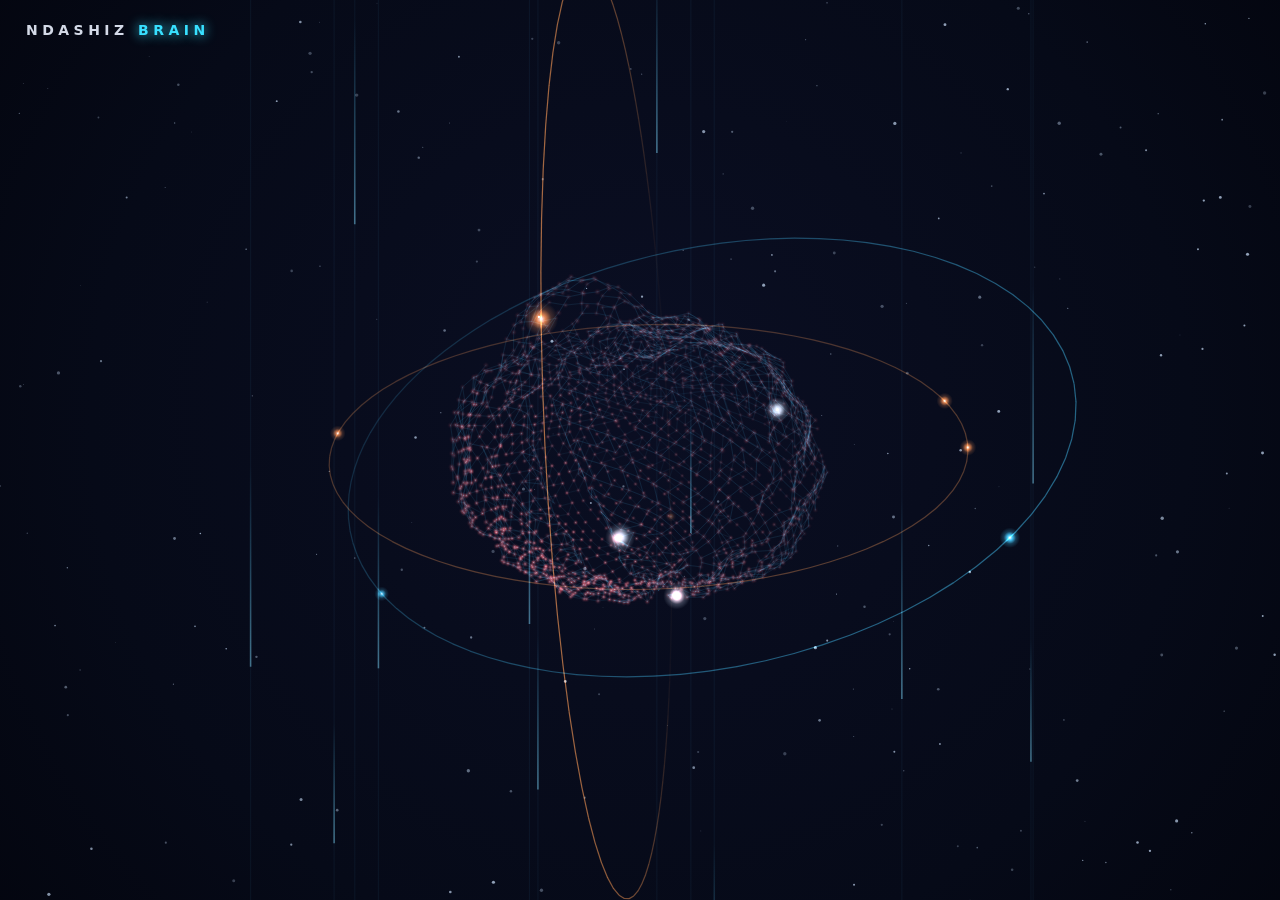
<file: index.html>
<!DOCTYPE html>
<html lang="fr">
<head>
<meta charset="UTF-8">
<meta name="viewport" content="width=device-width, initial-scale=1.0">
<title>Ndashiz Brain</title>
<style>
  * { margin: 0; padding: 0; box-sizing: border-box; }
  html, body { height: 100%; overflow: hidden; background: #03040c; }
  #scene { position: fixed; inset: 0; width: 100%; height: 100%; display: block; cursor: crosshair; }
  .brand {
    position: fixed; top: 22px; left: 26px; pointer-events: none; user-select: none;
    font-family: "Segoe UI", system-ui, sans-serif;
  }
  .brand h1 {
    font-size: 14px; font-weight: 600; letter-spacing: 0.32em; text-transform: uppercase;
    color: rgba(235, 242, 255, 0.9);
  }
  .brand h1 span { color: #38e0ff; text-shadow: 0 0 12px #38e0ff; }
  .brand p {
    margin-top: 6px; font-size: 10px; letter-spacing: 0.2em; text-transform: uppercase;
    color: rgba(200, 215, 255, 0.5);
    font-family: "Segoe UI", system-ui, sans-serif;
  }
  .brand .dot {
    display: inline-block; width: 6px; height: 6px; border-radius: 50%;
    background: #ff5c39; box-shadow: 0 0 10px #ff5c39;
    margin-right: 7px; vertical-align: 1px;
    animation: blink 1.8s ease-in-out infinite;
  }
  @keyframes blink { 0%,100% { opacity: 1; } 50% { opacity: 0.2; } }
</style>
</head>
<body>
<canvas id="scene"></canvas>
<div class="brand">
  <h1>Ndashiz <span>Brain</span></h1>
</div>

<script>
(() => {
  const canvas = document.getElementById('scene');
  const ctx = canvas.getContext('2d');

  let W = 0, H = 0, DPR = 1, cx = 0, cy = 0, unit = 0;

  /* ================= Sprites de lueur pré-rendus ================= */
  function makeGlow(r, g, b) {
    const c = document.createElement('canvas');
    c.width = c.height = 64;
    const g2 = c.getContext('2d');
    const grad = g2.createRadialGradient(32, 32, 0, 32, 32, 32);
    grad.addColorStop(0, 'rgba(255,255,255,1)');
    grad.addColorStop(0.25, `rgba(${r},${g},${b},0.85)`);
    grad.addColorStop(0.6, `rgba(${r},${g},${b},0.22)`);
    grad.addColorStop(1, `rgba(${r},${g},${b},0)`);
    g2.fillStyle = grad;
    g2.fillRect(0, 0, 64, 64);
    return c;
  }
  const spBrain  = makeGlow(255, 110, 130);   // rose cérébral
  const spCyan   = makeGlow(70, 215, 255);    // liens neuronaux
  const spOrange = makeGlow(255, 140, 60);    // anneaux néon
  const spWhite  = makeGlow(235, 245, 255);   // impulsions

  /* ================= Génération du cerveau ================= */
  const N = 2200;
  const px = new Float32Array(N), py = new Float32Array(N), pz = new Float32Array(N);
  const shade = new Float32Array(N), energy = new Float32Array(N);
  const depth = new Float32Array(N);
  const order = new Int32Array(N);

  /* Anatomie : hémisphères allongés avant-arrière, cervelet, tronc.
     Le champ est un smooth-min de volumes sphériques ; la surface = iso-champ 1. */
  const BLOBS = [
    { c: [-0.165, 0.05, 0.03], r: 0.40, ez: 1.55 },   // hémisphère gauche
    { c: [ 0.165, 0.05, 0.03], r: 0.40, ez: 1.55 },   // hémisphère droit
    { c: [0, -0.22, -0.42], r: 0.19, ez: 1.10 },      // cervelet (arrière-bas)
    { c: [0, -0.33, -0.14], r: 0.10, ey: 0.55 },      // tronc cérébral
  ];

  function smin(a, b, k) {
    const h = Math.min(1, Math.max(0, 0.5 + 0.5 * (b - a) / k));
    return b * (1 - h) + a * h - k * h * (1 - h);
  }

  function field(x, y, z) {
    let d = Infinity;
    for (const b of BLOBS) {
      const dx = x - b.c[0];
      const dy = b.ey ? (y - b.c[1]) / b.ey : y - b.c[1];
      const dz = (z - b.c[2]) / (b.ez || 1);
      const dist = Math.hypot(dx, dy, dz) / b.r;
      d = d === Infinity ? dist : smin(d, dist, 0.35);
    }
    return d;
  }

  const S = 1.22; // échelle globale

  function buildBrain() {
    const GA = Math.PI * (3 - Math.sqrt(5));
    for (let i = 0; i < N; i++) {
      // direction de Fibonacci
      const y0 = 1 - (i / (N - 1)) * 2;
      const rad = Math.sqrt(Math.max(0, 1 - y0 * y0));
      const th = GA * i;
      const dx = Math.cos(th) * rad, dy = y0, dz = Math.sin(th) * rad;

      // marche le long du rayon jusqu'à l'iso-surface champ = 1
      let t0 = 0.1, t1 = 1.6, hit = false, prev = 0.1, prevF = field(dx * prev, dy * prev, dz * prev);
      for (let t = 0.13; t <= 1.6; t += 0.013) {
        const f = field(dx * t, dy * t, dz * t);
        if (f >= 1) { t0 = prev; t1 = t; hit = true; break; }
        prev = t; prevF = f;
      }
      if (!hit) { i--; continue; } // ne devrait pas arriver
      // affinage par bissection
      for (let k = 0; k < 5; k++) {
        const m = (t0 + t1) / 2;
        if (field(dx * m, dy * m, dz * m) >= 1) t1 = m; else t0 = m;
      }
      let x = dx * t1, y = dy * t1, z = dz * t1;

      // ---- Plis corticaux : grosses crêtes allongées dans le sens avant-arrière ----
      const s1 = Math.sin(13 * x + 3.0 * Math.sin(6 * z + 1) + 1.2) * Math.sin(12 * y + 2.5 * Math.sin(5 * z));
      const s2 = Math.sin(22 * x + 4 * Math.sin(8 * z)) * Math.sin(20 * y + 3 * Math.sin(7 * z) + 2);
      let disp = 0.060 * (1 - Math.abs(s1)) + 0.028 * (1 - Math.abs(s2));
      // stries fines du cervelet
      const cb = Math.max(0, 1 - Math.hypot(x, y + 0.22, z + 0.42) / 0.28);
      disp = disp * (1 - cb) + cb * 0.010 * (1 - Math.abs(Math.sin(24 * y + 5 * z)));
      // pas de plis sur le tronc
      const st = Math.max(0, 1 - Math.hypot(x, (y + 0.33) / 0.6, z + 0.14) / 0.22);
      disp *= 1 - st;
      const nl = Math.hypot(x, y, z) || 1;
      x += x / nl * disp; y += y / nl * disp; z += z / nl * disp;

      // ---- Sillon longitudinal profond entre les hémisphères ----
      const topW = Math.min(1, Math.max(0, (y + 0.15) / 0.5));
      const fis = Math.exp(-((x / 0.05) ** 2)) * topW;
      x += Math.sign(x || 0.01) * 0.07 * fis;

      // Aplatissement de la base
      if (y < -0.42) y = -0.42 + (y + 0.42) * 0.35;

      px[i] = x * S; py[i] = y * S; pz[i] = z * S;

      // Ombrage : creux de plis et du sillon assombris, crêtes mises en valeur
      const crest = 0.55 + 0.45 * Math.abs(s1);
      shade[i] = (0.6 + 0.4 * Math.random()) * (0.45 + 0.55 * crest) * (1 - 0.9 * fis) * (1 - 0.3 * cb);
    }
  }

  /* ---- Maillage neural : liens entre points proches (hash spatial) ---- */
  const CELL = 0.08, MAXLINK = 0.075;
  const grid = new Map();
  const edges = []; // {a,b}
  const degree = new Uint8Array(N);

  function buildLinks() {
    grid.clear(); edges.length = 0; degree.fill(0);
    const key = (a, b, c) => a * 100000 + b * 1000 + c;
    for (let i = 0; i < N; i++) {
      const k = key(Math.round(px[i] / CELL), Math.round(py[i] / CELL), Math.round(pz[i] / CELL));
      if (!grid.has(k)) grid.set(k, []);
      grid.get(k).push(i);
    }
    for (let i = 0; i < N; i++) {
      const gx = Math.round(px[i] / CELL), gy = Math.round(py[i] / CELL), gz = Math.round(pz[i] / CELL);
      for (let a = gx - 1; a <= gx + 1; a++)
        for (let b = gy - 1; b <= gy + 1; b++)
          for (let c = gz - 1; c <= gz + 1; c++) {
            const cell = grid.get(key(a, b, c));
            if (!cell) continue;
            for (const j of cell) {
              if (j <= i || degree[i] >= 4 || degree[j] >= 4) continue;
              const d = Math.hypot(px[i] - px[j], py[i] - py[j], pz[i] - pz[j]);
              if (d < MAXLINK) { edges.push({ a: i, b: j, glow: 0 }); degree[i]++; degree[j]++; }
            }
          }
    }
  }

  /* ================= Impulsions synaptiques ================= */
  const pulses = [];
  function firePulse(ei, from, gen) {
    const e = edges[ei];
    if (!e) return;
    pulses.push({ e: ei, t: 0, dir: e.a === from ? 1 : -1,
                  speed: 0.7 + Math.random() * 0.8, gen });
  }
  function nodeLinks(n) {
    const l = [];
    for (let i = 0; i < edges.length; i++)
      if (edges[i].a === n || edges[i].b === n) l.push(i);
    return l;
  }
  function surge(origin, big) {
    const list = nodeLinks(origin);
    energy[origin] = 1.6;
    bursts.push({ x: px[origin], y: py[origin], z: pz[origin], r: 0.05, life: 1 });
    const n = big ? 4 + (Math.random() * 3 | 0) : 2;
    for (let k = 0; k < n && list.length; k++)
      firePulse(list[Math.random() * list.length | 0], origin, 0);
  }
  const bursts = [];

  /* ================= Anneaux néon & flux de données ================= */
  const rings = [];
  function buildRings() {
    rings.length = 0;
    const defs = [
      { R: 1.42, tilt: 0.45, spin: 0.35, hue: 'orange', packets: 3 },
      { R: 1.72, tilt: -0.60, spin: -0.25, hue: 'cyan', packets: 2 },
      { R: 1.95, tilt: 1.10, spin: 0.18, hue: 'orange', packets: 2 },
    ];
    for (const d of defs) {
      const pts = [];
      for (let i = 0; i <= 90; i++) {
        const a = i / 90 * Math.PI * 2;
        pts.push([Math.cos(a) * d.R, Math.sin(a) * d.R]);
      }
      const pk = [];
      for (let i = 0; i < d.packets; i++)
        pk.push({ a: Math.random() * Math.PI * 2, v: (0.25 + Math.random() * 0.3) * Math.sign(d.spin || 1) });
      rings.push({ ...d, pts, pk, phase: Math.random() * Math.PI * 2 });
    }
  }
  const streams = [];
  function buildStreams() {
    streams.length = 0;
    for (let i = 0; i < 12; i++) {
      streams.push({
        a: (i / 12) * Math.PI * 2 + Math.random() * 0.3,
        R: 2.2 + Math.random() * 0.8,
        y: -1.8 + Math.random() * 3.6,
        v: 0.5 + Math.random() * 0.7,
        len: 0.5 + Math.random() * 0.5,
      });
    }
  }

  /* ================= Étoiles d'arrière-plan ================= */
  const stars = [];
  function buildStars() {
    stars.length = 0;
    for (let i = 0; i < 260; i++) {
      stars.push({
        x: Math.random() * 2 - 1, y: Math.random() * 2 - 1, z: 0.3 + Math.random() * 0.7,
        r: Math.random() * 1.4 + 0.3, tw: Math.random() * Math.PI * 2,
      });
    }
  }

  /* ================= Rotation & projection ================= */
  let yaw = 0, tiltX = -0.32, tiltY = 0;
  let mTiltX = -0.32, mTiltY = 0;
  const F = 3.6;
  const rx = new Float32Array(N), ry = new Float32Array(N), rz = new Float32Array(N);
  const sx = new Float32Array(N), sy = new Float32Array(N), ss = new Float32Array(N);

  function rotate(x, y, z, cosy, siny, cosx, sinx) {
    // yaw autour de Y
    let x1 = x * cosy + z * siny, z1 = -x * siny + z * cosy;
    // tilt autour de X
    let y1 = y * cosx - z1 * sinx, z2 = y * sinx + z1 * cosx;
    return [x1, y1, z2];
  }

  function projectAll() {
    const cosy = Math.cos(yaw), siny = Math.sin(yaw);
    const cosx = Math.cos(tiltX), sinx = Math.sin(tiltX);
    const cosy2 = Math.cos(tiltY), siny2 = Math.sin(tiltY);
    for (let i = 0; i < N; i++) {
      let [x1, y1, z1] = rotate(px[i], py[i], pz[i], cosy, siny, cosx, sinx);
      // léger basculement latéral (parallaxe souris)
      let x2 = x1 * cosy2 + y1 * siny2, y2 = -x1 * siny2 + y1 * cosy2;
      rx[i] = x2; ry[i] = y2; rz[i] = z1;
      const s = unit * F / (F - z1 * -1); // caméra à -F regardant +z
      ss[i] = s / unit;
      sx[i] = cx + x2 * s;
      sy[i] = cy + y2 * s;
      depth[i] = z1;
      order[i] = i;
    }
    order.sort((a, b) => depth[a] - depth[b]);
  }

  // Lumière fixe dans le monde (le cerveau tourne sous la lumière)
  const L = (() => { const v = [-0.55, 0.7, 0.65]; const l = Math.hypot(...v); return v.map(c => c / l); })();

  /* ================= Mise à jour ================= */
  let spawnAcc = 0;
  function update(dt) {
    yaw += dt * 0.28;
    tiltX += (mTiltX - tiltX) * dt * 3;
    tiltY += (mTiltY - tiltY) * dt * 3;

    spawnAcc += dt * 2.4;
    while (spawnAcc > 1) {
      spawnAcc -= 1;
      if (edges.length)
        pulses.push({ e: Math.random() * edges.length | 0, t: Math.random() * 0.3,
                      dir: Math.random() < 0.5 ? 1 : -1,
                      speed: 0.7 + Math.random() * 0.8, gen: 0 });
    }

    for (let i = pulses.length - 1; i >= 0; i--) {
      const p = pulses[i];
      p.t += p.speed * dt * 1.4;
      if (p.t >= 1) {
        pulses.splice(i, 1);
        const e = edges[p.e];
        const end = p.dir === 1 ? e.b : e.a;
        energy[end] = Math.min(1.6, energy[end] + 1);
        e.glow = 1;
        if (p.gen < 4 && Math.random() < 0.7) {
          const l = nodeLinks(end).filter(x => x !== p.e);
          for (let k = 0, m = 1 + (Math.random() < 0.35 ? 1 : 0); k < m && l.length; k++)
            firePulse(l[Math.random() * l.length | 0], end, p.gen + 1);
        }
        if (Math.random() < 0.05)
          bursts.push({ x: px[end], y: py[end], z: pz[end], r: 0.05, life: 1 });
      }
    }

    for (let i = 0; i < N; i++) energy[i] *= Math.pow(0.2, dt);
    for (const e of edges) e.glow *= Math.pow(0.08, dt);
    for (let i = bursts.length - 1; i >= 0; i--) {
      bursts[i].r += dt * 0.9;
      bursts[i].life -= dt * 1.3;
      if (bursts[i].life <= 0) bursts.splice(i, 1);
    }
    for (const r of rings) for (const p of r.pk) p.a += p.v * dt;
    for (const s of streams) {
      s.y += s.v * dt;
      if (s.y > 2.1) { s.y = -2.1; s.a = Math.random() * Math.PI * 2; }
    }
  }

  /* ================= Rendu ================= */
  function render(t) {
    // Fond
    const bg = ctx.createRadialGradient(cx, cy - unit * 0.3, unit * 0.2, cx, cy, Math.max(W, H) * 0.75);
    bg.addColorStop(0, '#0a0e22');
    bg.addColorStop(0.55, '#060a18');
    bg.addColorStop(1, '#02030a');
    ctx.fillStyle = bg;
    ctx.fillRect(0, 0, W, H);

    // Étoiles
    for (const st of stars) {
      const tw = 0.5 + 0.5 * Math.sin(t * 0.001 + st.tw);
      ctx.globalAlpha = 0.25 + tw * 0.45;
      ctx.fillStyle = '#cfe4ff';
      ctx.beginPath();
      ctx.arc(cx + st.x * W * 0.55 + Math.sin(yaw * 0.3 + st.tw) * 6 * st.z, cy + st.y * H * 0.55, st.r, 0, Math.PI * 2);
      ctx.fill();
    }
    ctx.globalAlpha = 1;

    const cosy = Math.cos(yaw), siny = Math.sin(yaw);
    const cosx = Math.cos(tiltX), sinx = Math.sin(tiltX);

    ctx.globalCompositeOperation = 'lighter';

    /* ---- Flux de données verticaux (lignes technologiques) ---- */
    for (const s of streams) {
      const [x1, , z1] = rotate(Math.cos(s.a) * s.R, 0, Math.sin(s.a) * s.R, cosy * 0.6, siny * 0.6, 0, 0);
      const sc = unit * F / (F + z1);
      const X = cx + x1 * sc;
      const top = cy + (-2.0) * unit * F / (F + z1);
      const bot = cy + (2.0) * unit * F / (F + z1);
      const fade = Math.max(0.05, 0.5 - z1 * 0.25);
      ctx.strokeStyle = `rgba(70,200,255,${fade * 0.10})`;
      ctx.lineWidth = 1;
      ctx.beginPath(); ctx.moveTo(X, top); ctx.lineTo(X, bot); ctx.stroke();
      // paquet lumineux qui remonte
      const yTop = cy + (s.y + s.len) * unit * F / (F + z1);
      const yBot = cy + s.y * unit * F / (F + z1);
      const g = ctx.createLinearGradient(X, yBot, X, yTop);
      g.addColorStop(0, 'rgba(80,220,255,0)');
      g.addColorStop(1, `rgba(140,235,255,${fade * 0.8})`);
      ctx.strokeStyle = g;
      ctx.lineWidth = 1.6;
      ctx.beginPath(); ctx.moveTo(X, yBot); ctx.lineTo(X, yTop); ctx.stroke();
    }

    /* ---- Anneaux néon ---- */
    for (const r of rings) {
      const spinA = t * 0.0004 * r.spin * 10 + r.phase;
      const path = [];
      for (const [lx, ly] of r.pts) {
        const cs = Math.cos(spinA), sn = Math.sin(spinA);
        const x0 = lx * cs, z0 = lx * sn;
        const [x1, y1, z1] = rotate(x0, ly * Math.sin(r.tilt), ly * Math.cos(r.tilt) * 0 + z0, cosy, siny, cosx, sinx);
        const sc = unit * F / (F + z1);
        path.push([cx + x1 * sc, cy + y1 * sc, z1]);
      }
      const col = r.hue === 'orange' ? '255,150,60' : '70,215,255';
      for (let i = 0; i < path.length - 1; i++) {
        const a = path[i], b = path[i + 1];
        const al = Math.max(0.03, 0.28 - (a[2] + b[2]) * 0.09);
        ctx.strokeStyle = `rgba(${col},${al})`;
        ctx.lineWidth = 1.2;
        ctx.beginPath(); ctx.moveTo(a[0], a[1]); ctx.lineTo(b[0], b[1]); ctx.stroke();
      }
      for (const p of r.pk) {
        const lx = Math.cos(p.a) * r.R, ly = Math.sin(p.a) * r.R;
        const cs = Math.cos(spinA), sn = Math.sin(spinA);
        const [x1, y1, z1] = rotate(lx * cs, ly * Math.sin(r.tilt), lx * sn, cosy, siny, cosx, sinx);
        const sc = unit * F / (F + z1);
        const X = cx + x1 * sc, Y = cy + y1 * sc;
        const sz = Math.max(6, 16 * sc / unit);
        ctx.globalAlpha = Math.max(0.15, 0.9 - z1 * 0.3);
        ctx.drawImage(r.hue === 'orange' ? spOrange : spCyan, X - sz / 2, Y - sz / 2, sz, sz);
        ctx.globalAlpha = 1;
      }
    }

    projectAll();

    /* ---- Liens neuronaux ---- */
    for (const e of edges) {
      const a = e.a, b = e.b;
      const zAvg = (depth[a] + depth[b]) * 0.5;
      const al = Math.max(0.012, 0.10 - zAvg * 0.05) + e.glow * 0.35;
      ctx.strokeStyle = `rgba(70,210,255,${Math.min(al, 0.8)})`;
      ctx.lineWidth = 0.8 + e.glow * 1.2;
      ctx.beginPath();
      ctx.moveTo(sx[a], sy[a]);
      ctx.lineTo(sx[b], sy[b]);
      ctx.stroke();
    }

    ctx.globalCompositeOperation = 'source-over';

    /* ---- Surface du cerveau (points triés par profondeur) ---- */
    for (let k = 0; k < N; k++) {
      const i = order[k];
      const z = depth[i];
      // Éclairage : normale ≈ direction radiale, lumière fixe dans le monde
      const nx = px[i], ny = py[i], nz = pz[i];
      const nl = Math.hypot(nx, ny, nz) || 1;
      const dot = Math.max(0, (nx * L[0] + ny * L[1] + nz * L[2]) / nl);
      const lWorld = rotate(nx, ny, nz, cosy, siny, cosx, sinx);
      const lit = Math.max(0, lWorld[0] * L[0] + lWorld[1] * L[1] + lWorld[2] * L[2]) / nl;
      const fog = Math.max(0.25, 1 - (z + 1.2) * 0.28);
      const inten = (0.28 + lit * 1.0) * shade[i] * fog + energy[i] * 0.7;
      const size = Math.max(1.5, (3.4 + energy[i] * 6) * ss[i]);
      ctx.globalAlpha = Math.min(1, inten);
      ctx.drawImage(spBrain, sx[i] - size, sy[i] - size, size * 2, size * 2);
    }
    ctx.globalAlpha = 1;

    ctx.globalCompositeOperation = 'lighter';

    /* ---- Impulsions (comètes le long des synapses) ---- */
    for (const p of pulses) {
      const e = edges[p.e];
      const a = p.dir === 1 ? e.a : e.b;
      const b = p.dir === 1 ? e.b : e.a;
      const head = Math.min(p.t, 1), tail = Math.max(head - 0.12, 0);
      const hx = sx[a] + (sx[b] - sx[a]) * head, hy = sy[a] + (sy[b] - sy[a]) * head;
      const tx2 = sx[a] + (sx[b] - sx[a]) * tail, ty2 = sy[a] + (sy[b] - sy[a]) * tail;
      const g = ctx.createLinearGradient(tx2, ty2, hx, hy);
      g.addColorStop(0, 'rgba(90,225,255,0)');
      g.addColorStop(1, 'rgba(200,245,255,0.9)');
      ctx.strokeStyle = g;
      ctx.lineWidth = 1.8;
      ctx.beginPath(); ctx.moveTo(tx2, ty2); ctx.lineTo(hx, hy); ctx.stroke();
      const sz = 9 * ss[b] + 4;
      ctx.drawImage(spWhite, hx - sz, hy - sz, sz * 2, sz * 2);
    }

    /* ---- Ondes d'activation ---- */
    for (const bu of bursts) {
      const [x1, y1, z1] = rotate(bu.x, bu.y, bu.z, cosy, siny, cosx, sinx);
      const sc = unit * F / (F + z1);
      const X = cx + x1 * sc, Y = cy + y1 * sc;
      ctx.beginPath();
      ctx.arc(X, Y, bu.r * sc, 0, Math.PI * 2);
      ctx.strokeStyle = `rgba(120,230,255,${Math.max(bu.life, 0) * 0.4})`;
      ctx.lineWidth = 1.5 * bu.life;
      ctx.stroke();
    }

    ctx.globalCompositeOperation = 'source-over';
  }

  /* ================= Boucle ================= */
  let last = performance.now();
  let paused = false;
  function frame(now) {
    const dt = Math.min((now - last) / 1000, 0.05);
    last = now;
    if (!paused) { update(dt); render(now); }
    requestAnimationFrame(frame);
  }

  /* ================= Redimensionnement ================= */
  function resize() {
    DPR = Math.min(window.devicePixelRatio || 1, 2);
    W = window.innerWidth; H = window.innerHeight;
    canvas.width = W * DPR; canvas.height = H * DPR;
    ctx.setTransform(DPR, 0, 0, DPR, 0, 0);
    cx = W / 2; cy = H / 2;
    unit = Math.min(W, H) * 0.25;
  }

  window.addEventListener('resize', resize);
  window.addEventListener('pointermove', e => {
    mTiltY = ((e.clientX / W) - 0.5) * 0.35;
    mTiltX = -0.32 + ((e.clientY / H) - 0.5) * 0.25;
  });
  canvas.addEventListener('pointerdown', () => {
    if (N) surge(Math.random() * N | 0, true);
  });

  resize();
  buildBrain();
  buildLinks();
  buildRings();
  buildStreams();
  buildStars();

  const reduced = window.matchMedia('(prefers-reduced-motion: reduce)').matches;
  if (reduced) { update(0.016); render(0); paused = true; }
  requestAnimationFrame(frame);
})();
</script>
</body>
</html>
</file>
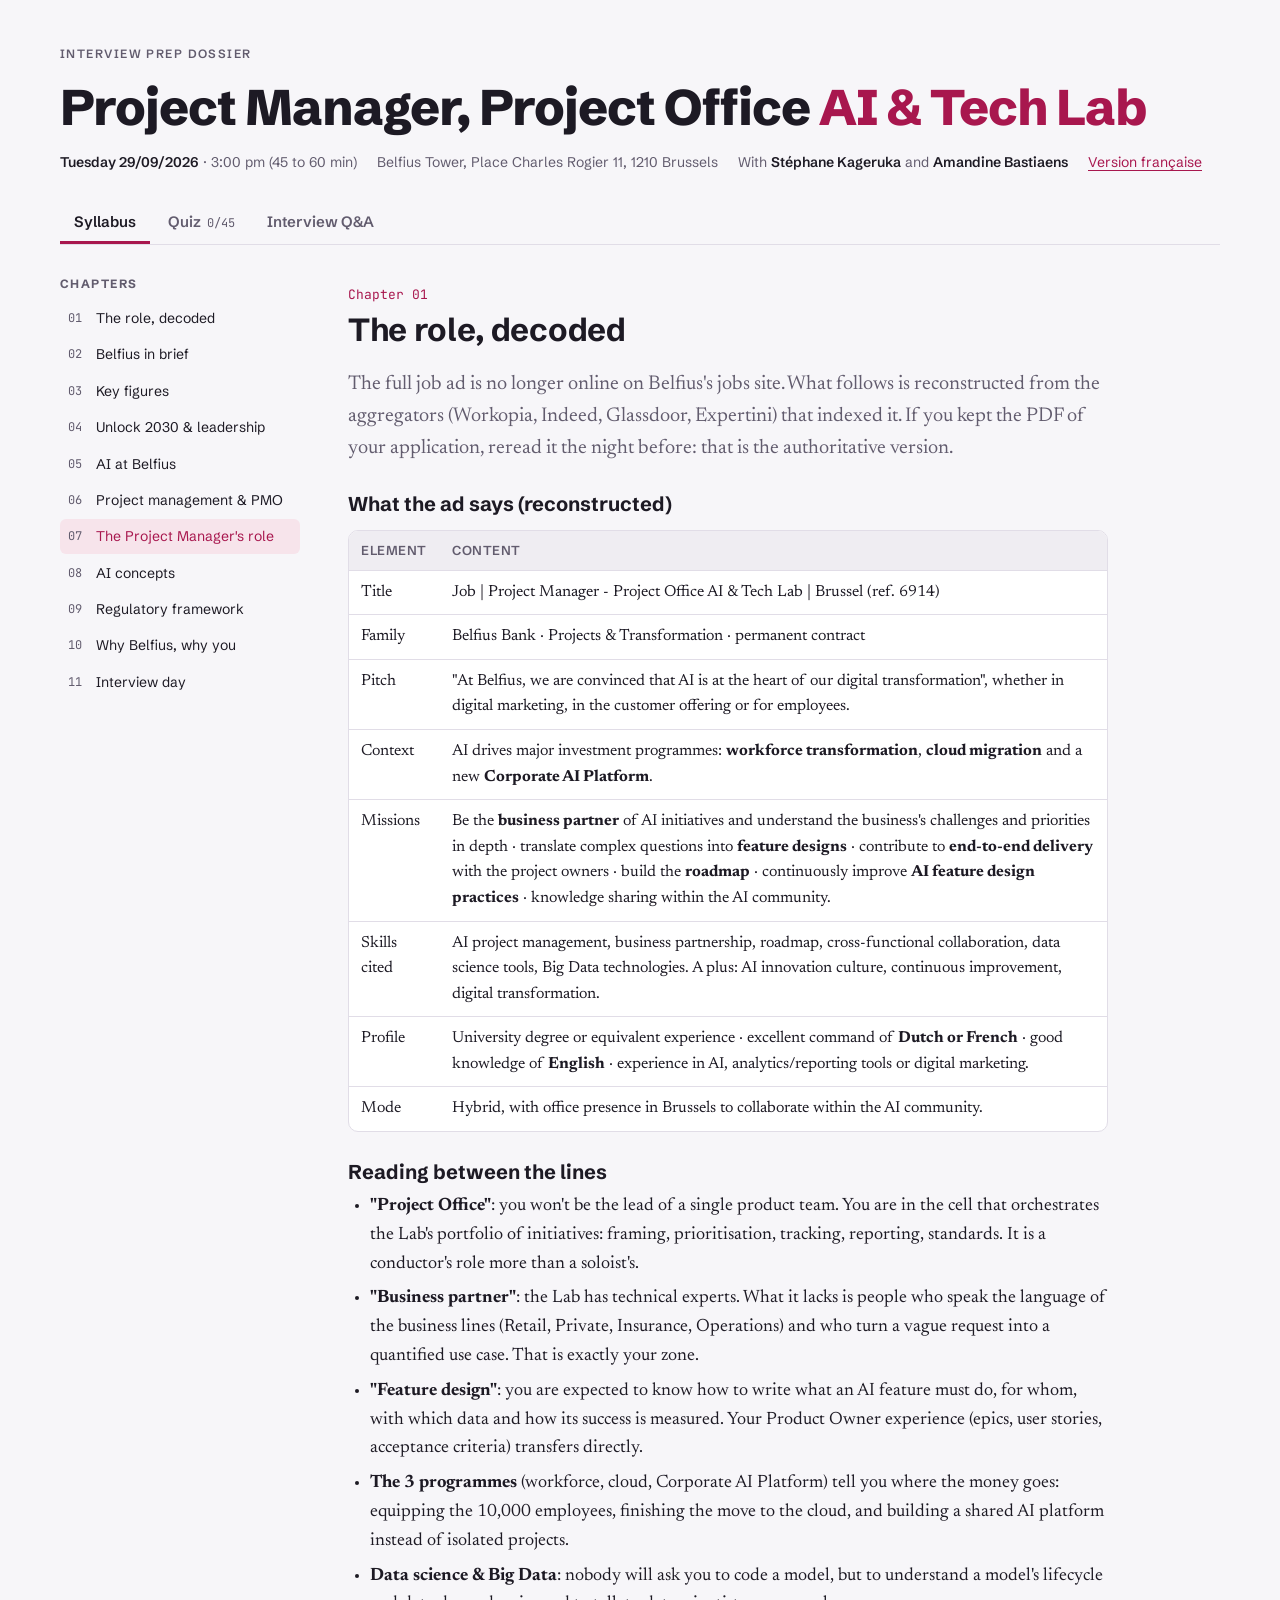
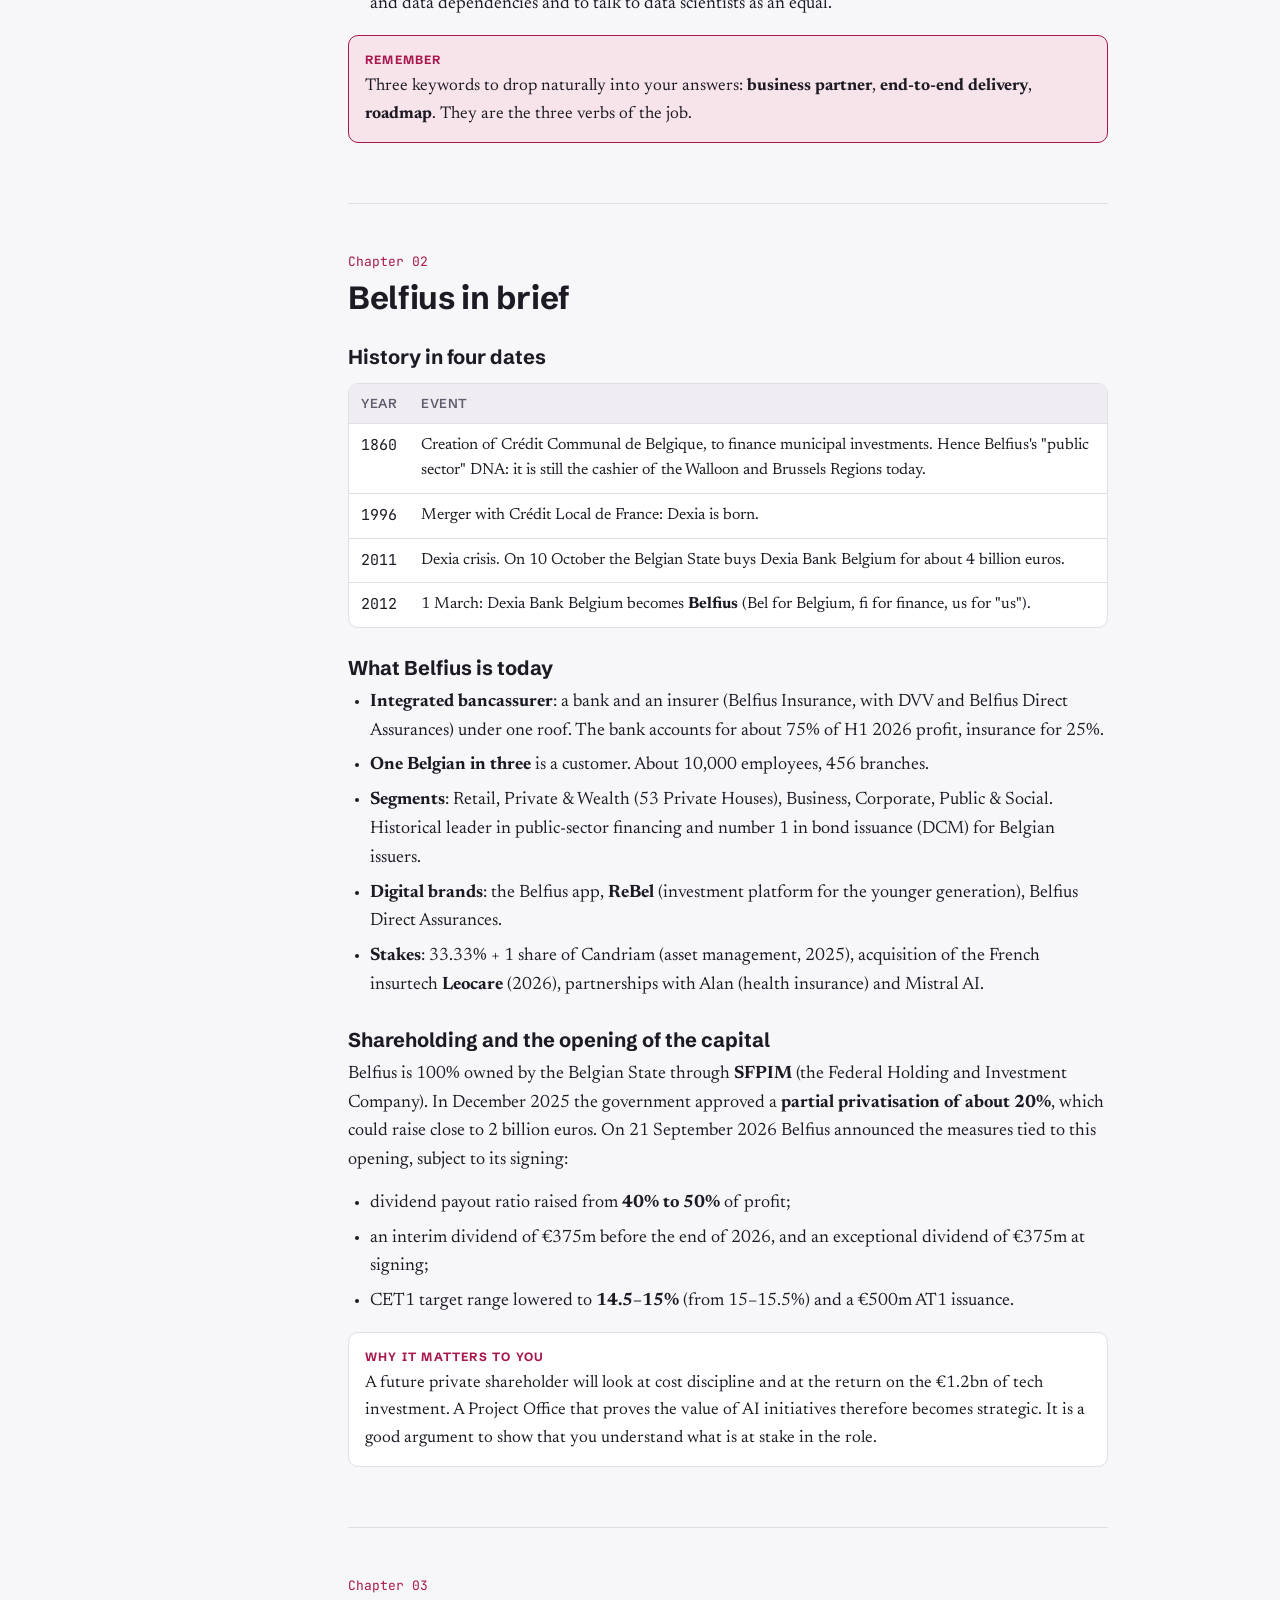
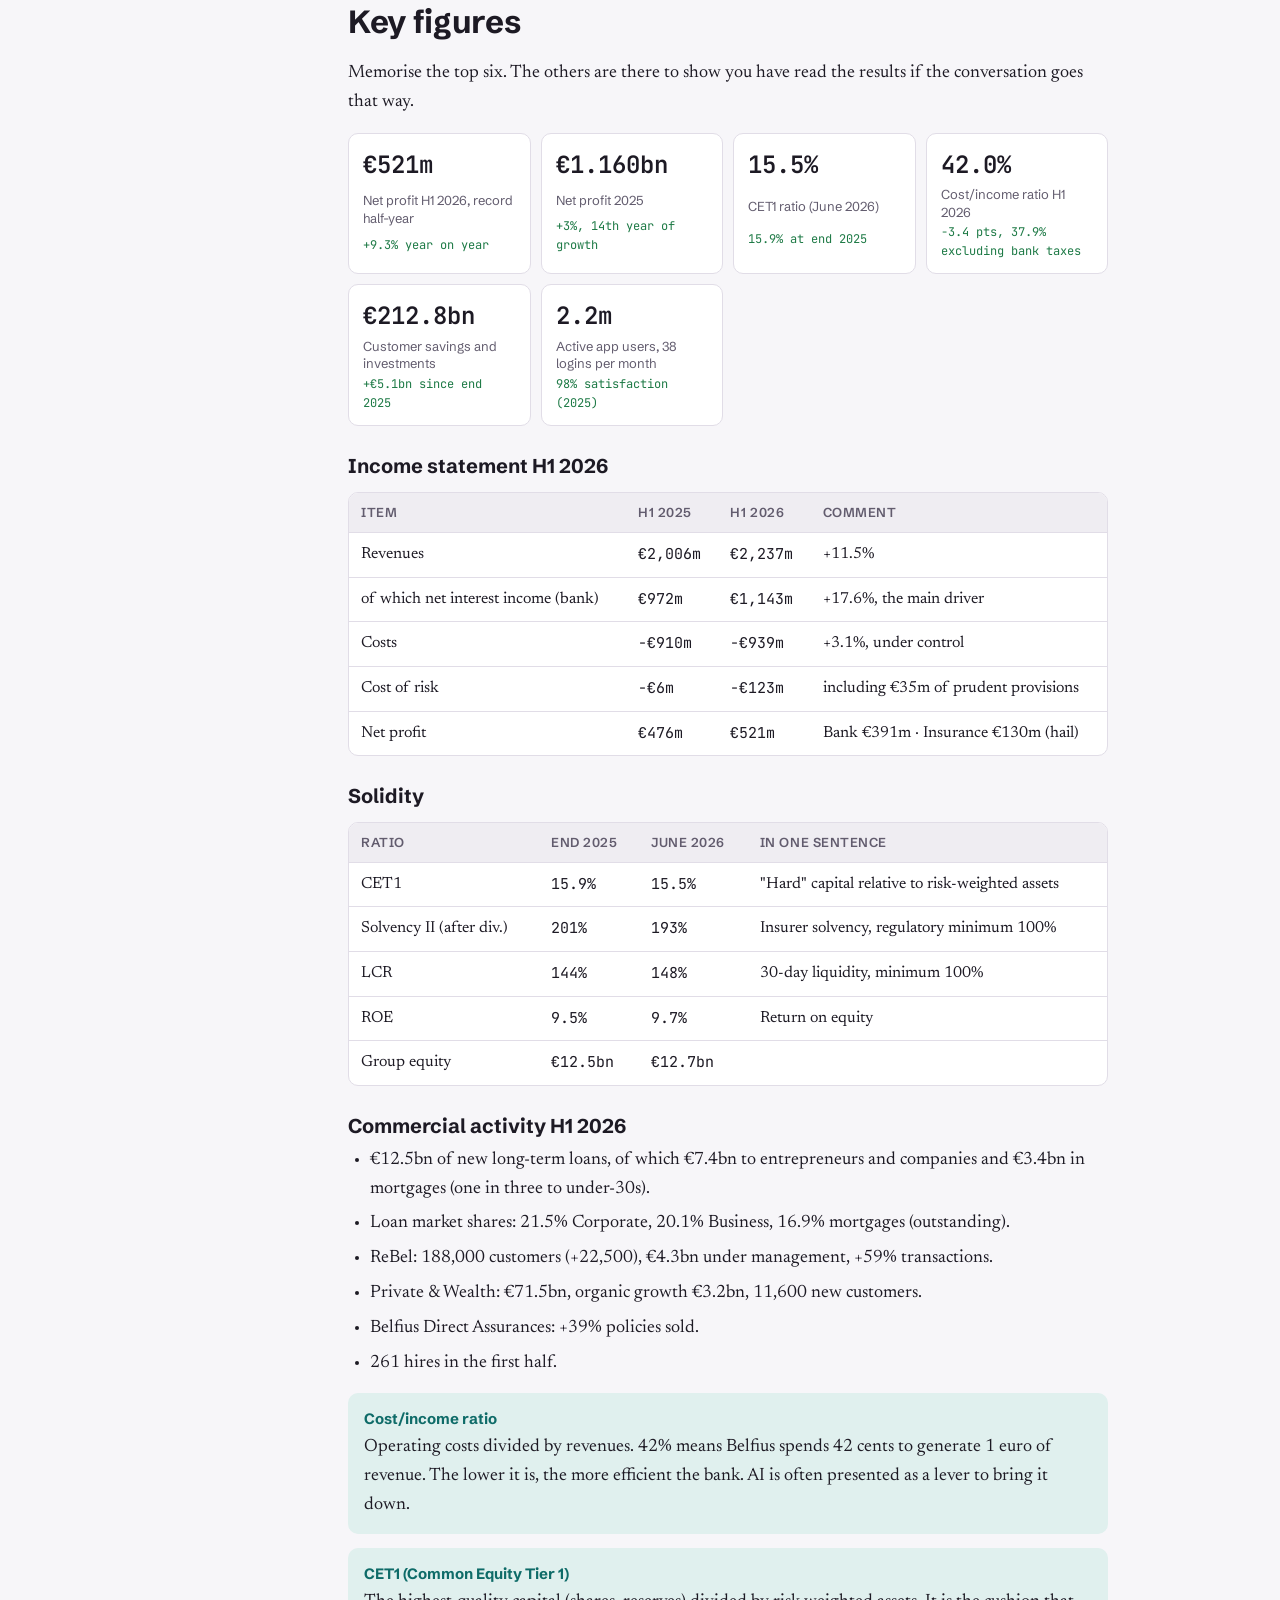
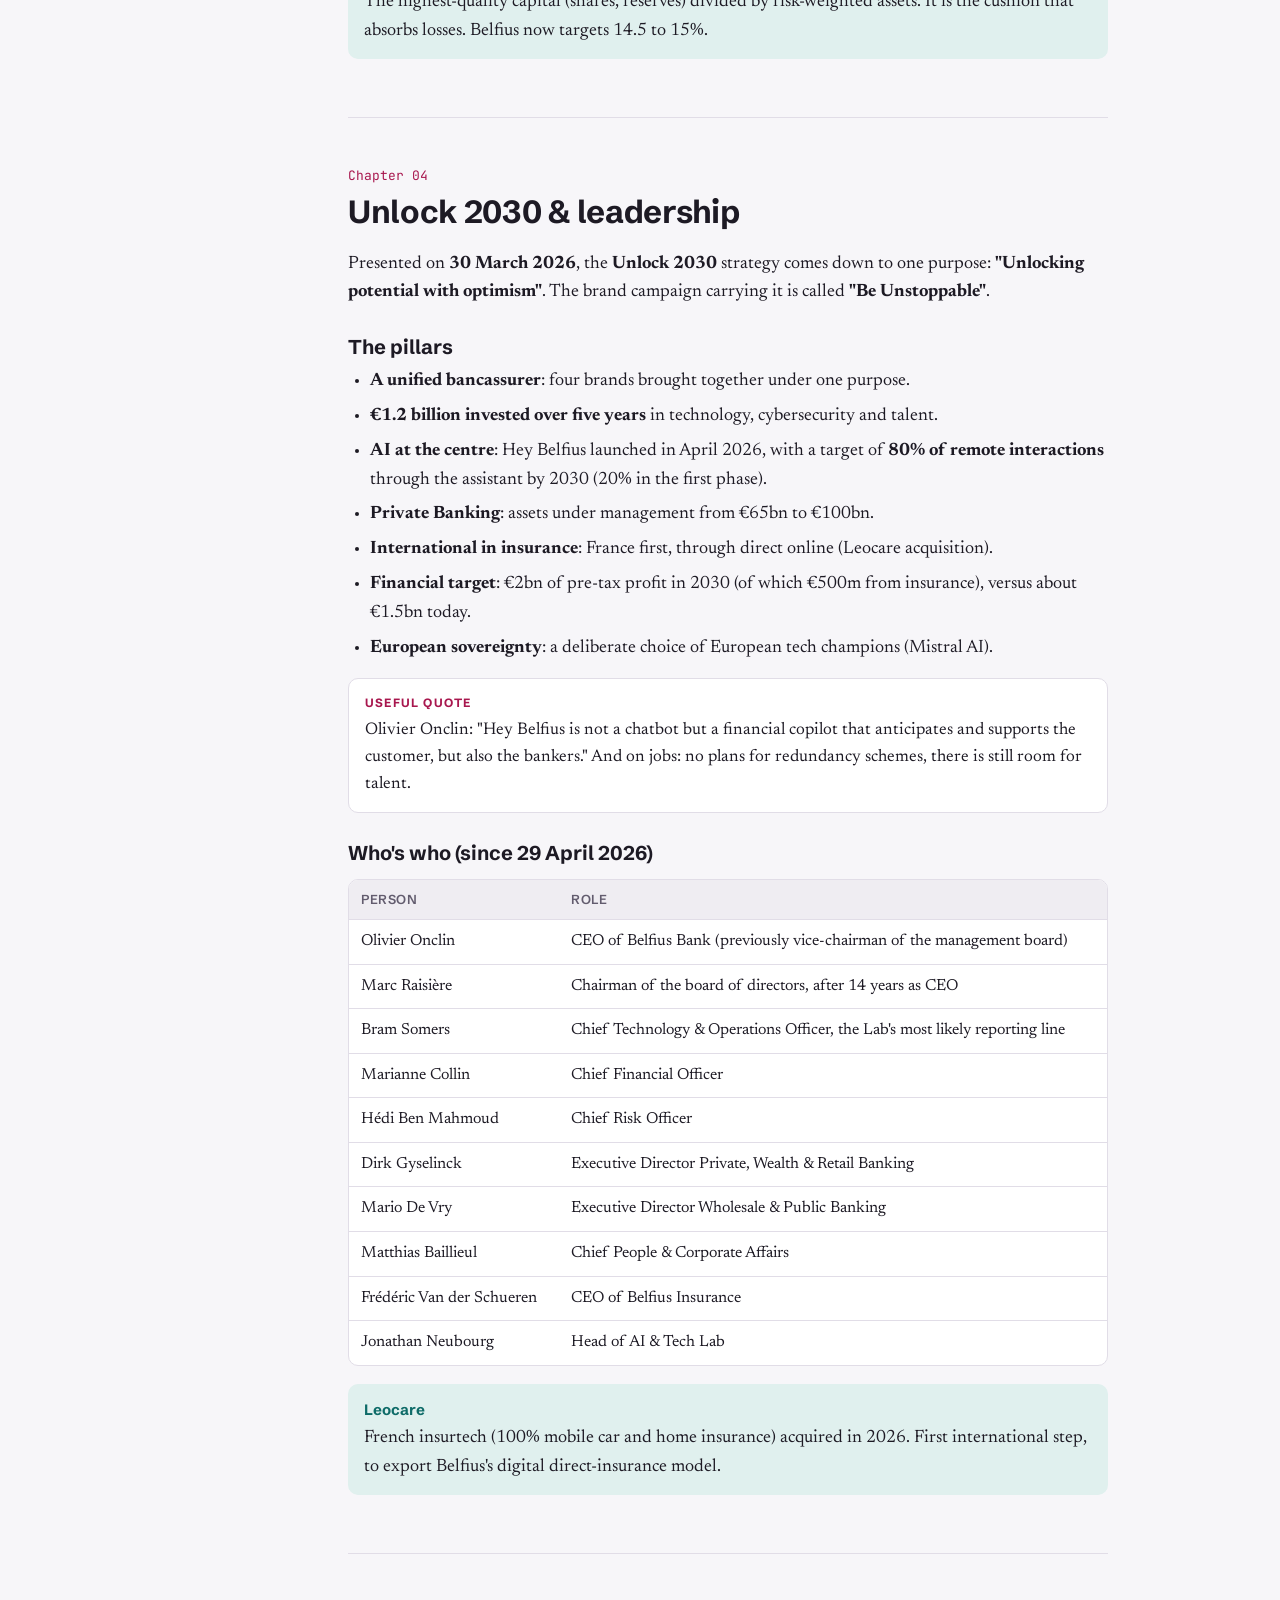
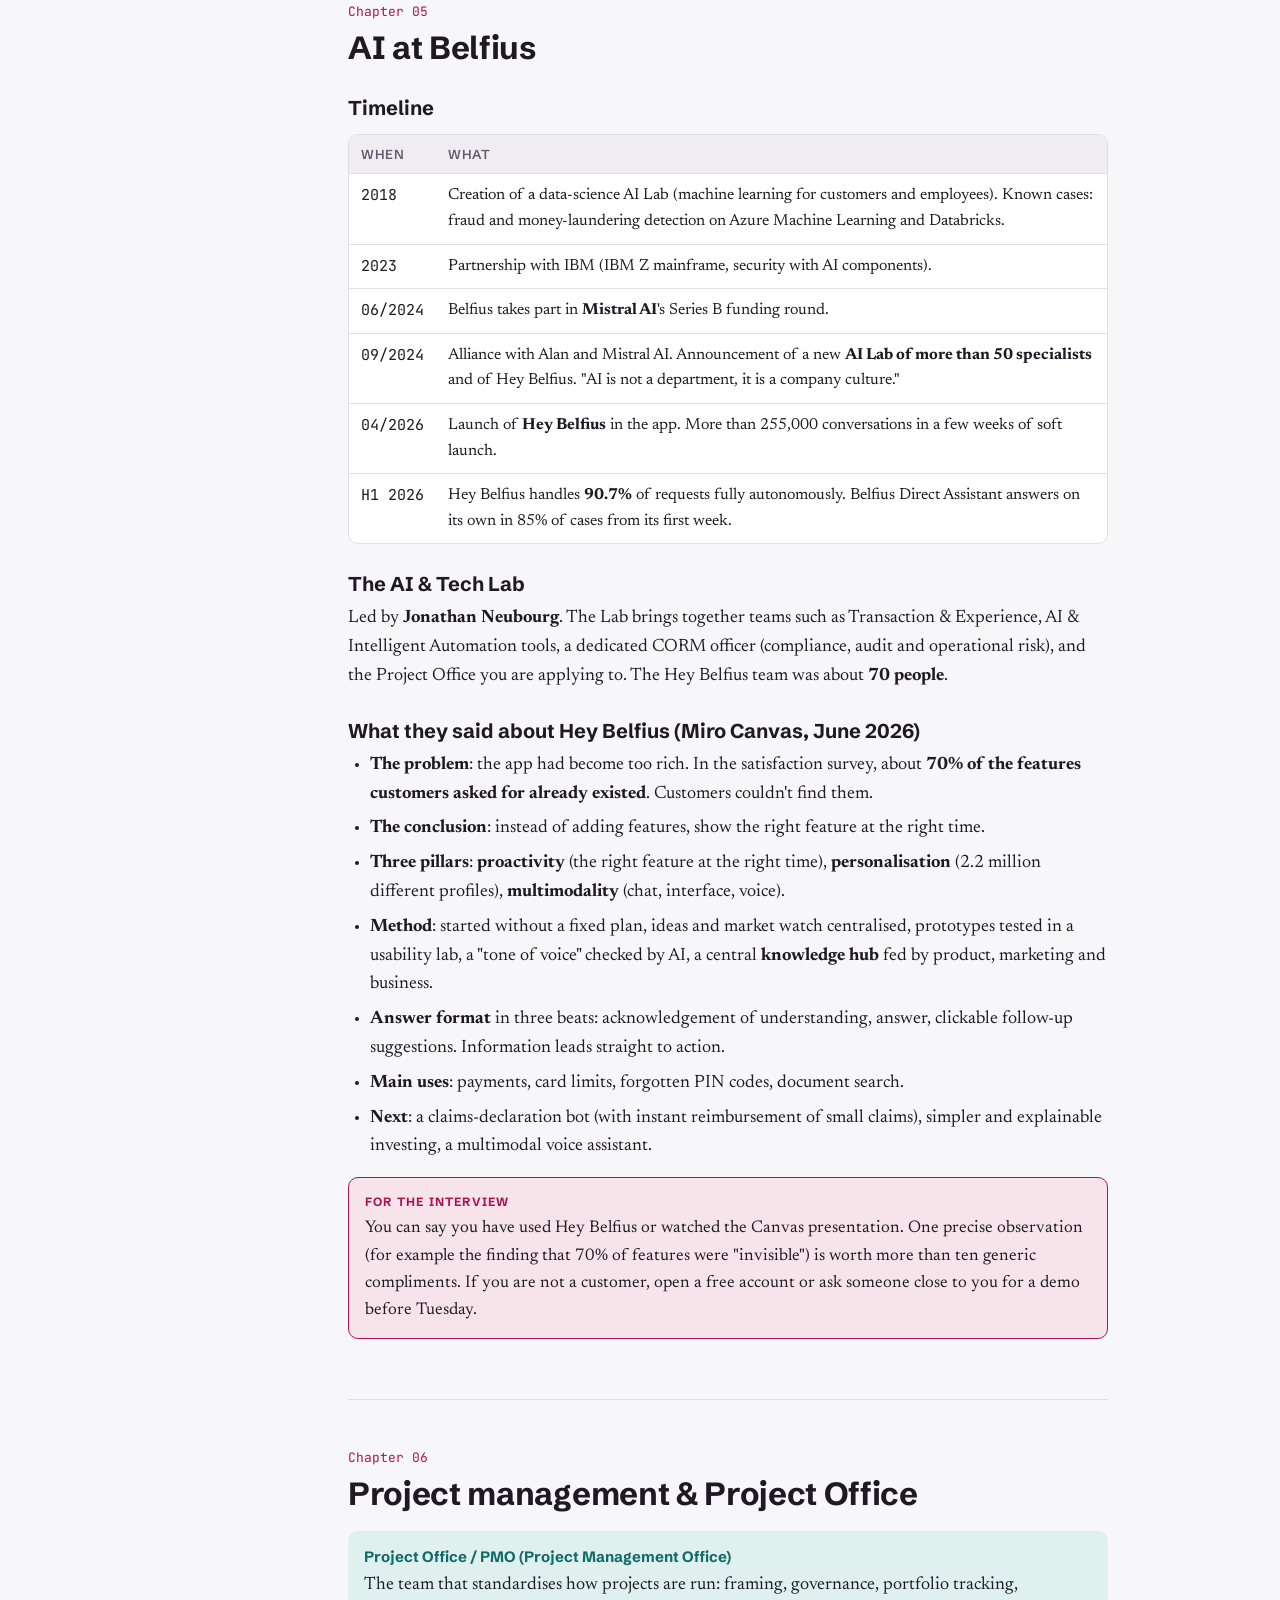
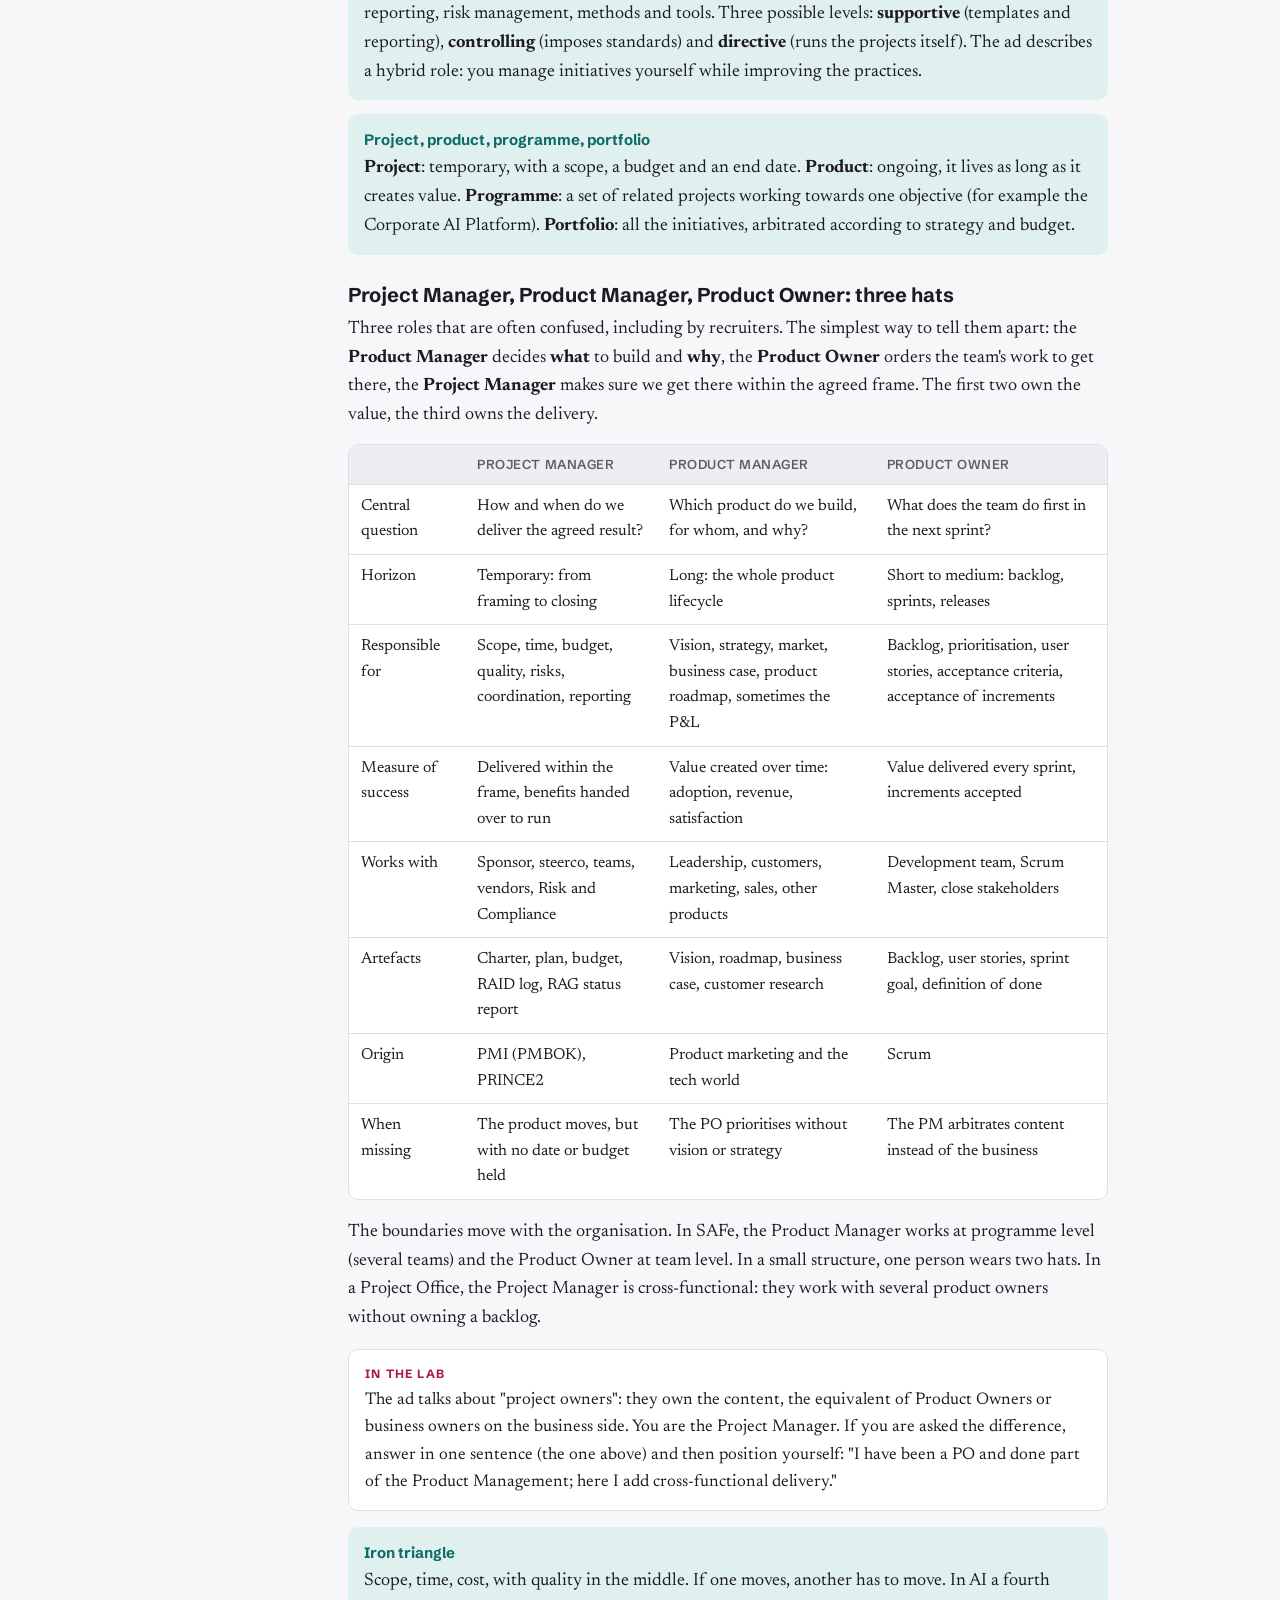
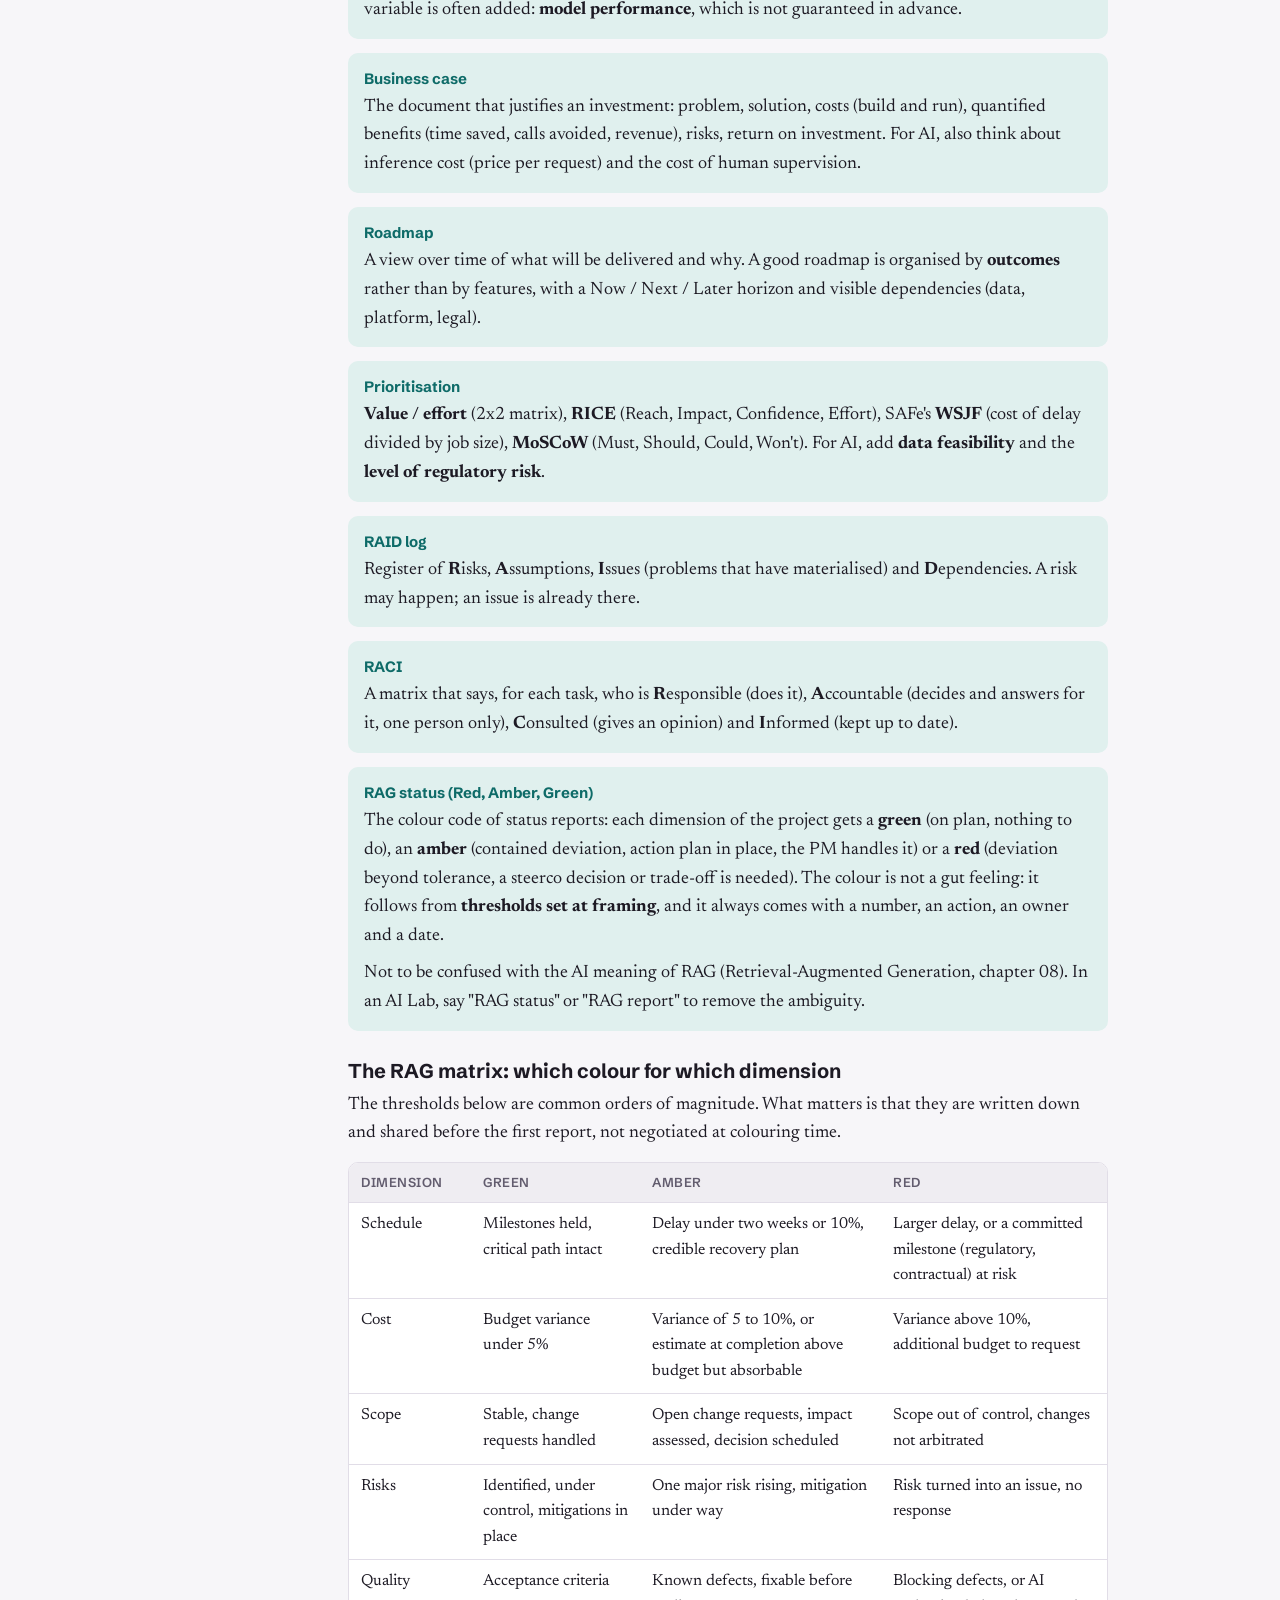
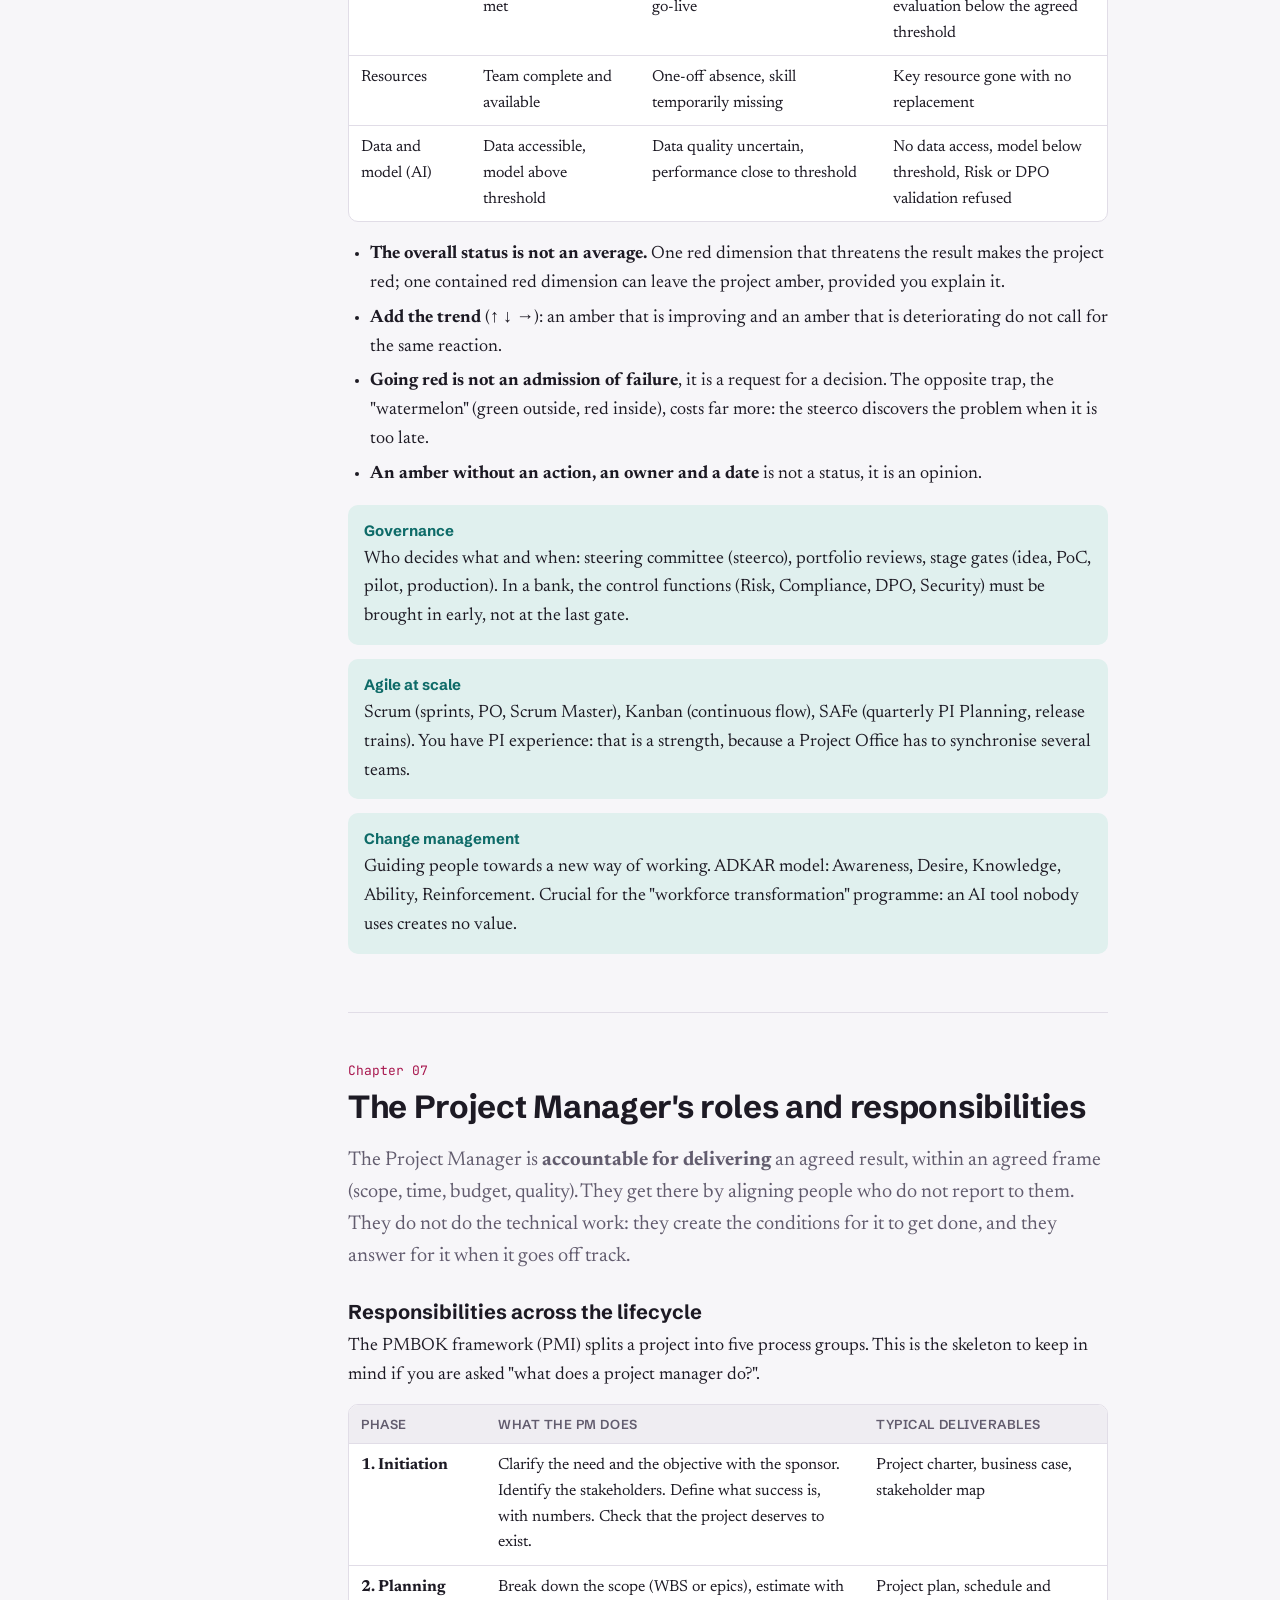
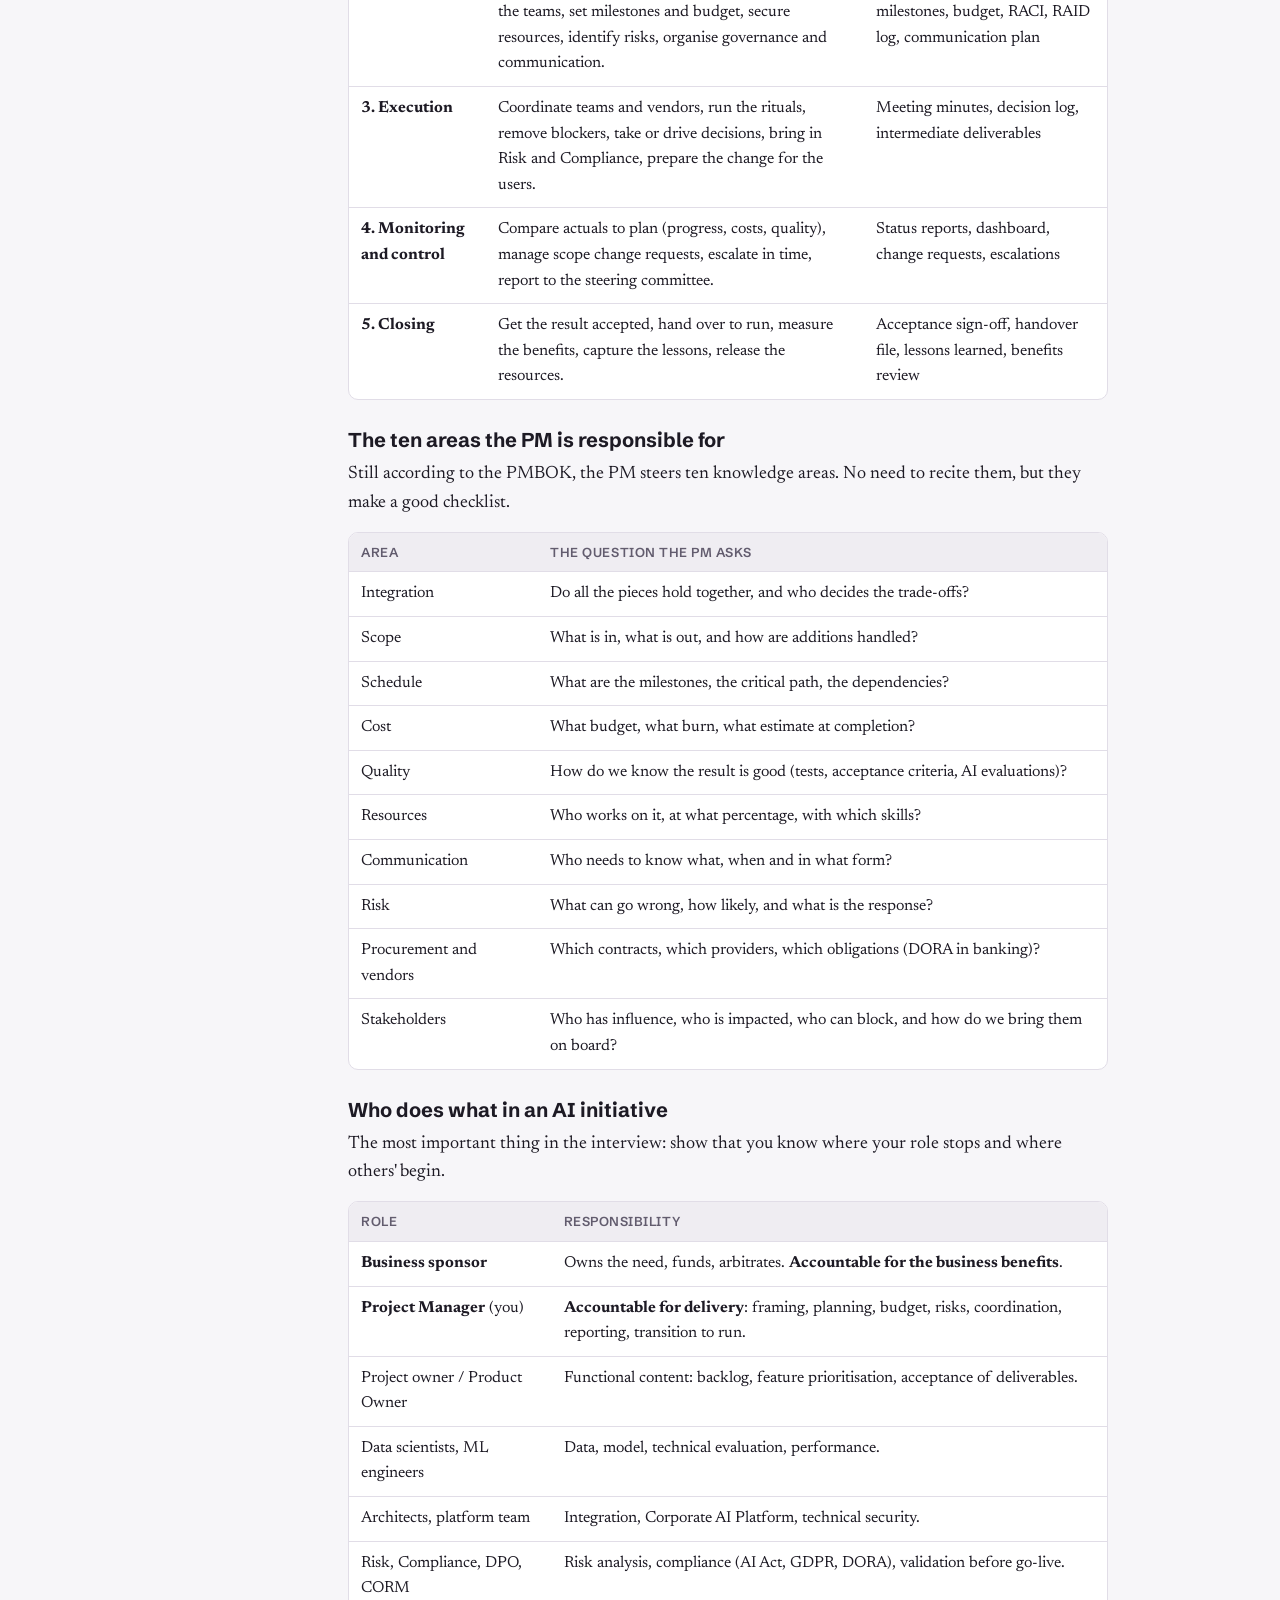
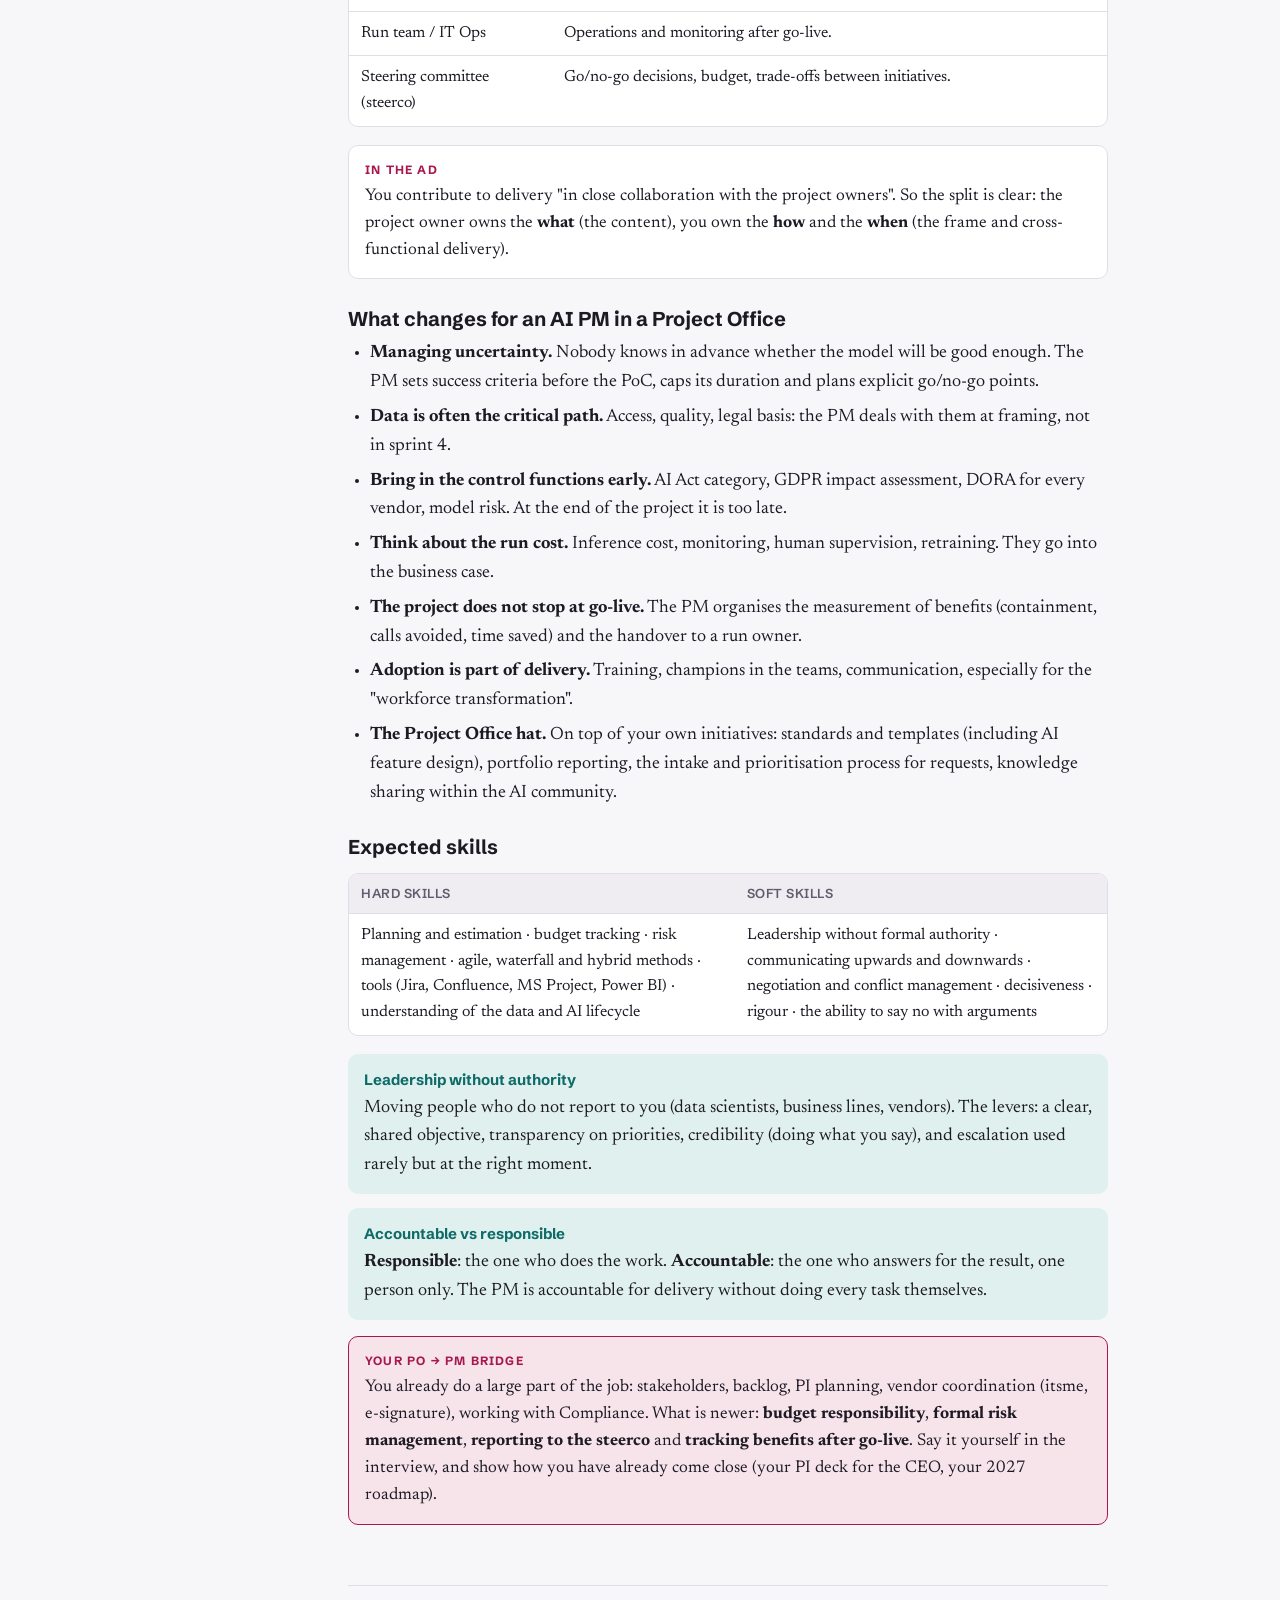
<file: blf/index.html>
<!DOCTYPE html>
<html lang="en">
<head>
<meta charset="utf-8">
<meta name="viewport" content="width=device-width, initial-scale=1, viewport-fit=cover">
<meta name="robots" content="noindex">
<meta name="theme-color" content="#A8174E">
<title>Belfius AI & Tech Lab Prep</title>
<link rel="preconnect" href="https://fonts.googleapis.com">
<link rel="preconnect" href="https://fonts.gstatic.com" crossorigin>
<link rel="stylesheet" href="https://fonts.googleapis.com/css2?family=Schibsted+Grotesk:wght@400;500;600;700;800&family=Newsreader:ital,opsz,wght@0,6..72,400;0,6..72,500;0,6..72,600;1,6..72,400&family=JetBrains+Mono:wght@400;600&display=swap">
<style>
:root{
  --bg:#F7F6F9; --surface:#FFFFFF; --sunk:#EFEDF2; --ink:#1D1A24; --muted:#625C6E; --line:#E1DDE7;
  --accent:#A8174E; --accent-ink:#FFFFFF; --accent-soft:#F7E4EB;
  --teal:#0E6B68; --teal-soft:#E0F0EE;
  --good:#1E7A46; --good-soft:#E3F3E9; --bad:#B3261E; --bad-soft:#FBE7E5;
  --display:"Schibsted Grotesk", "Helvetica Neue", Arial, sans-serif;
  --body:"Newsreader", Georgia, "Times New Roman", serif;
  --mono:"JetBrains Mono", ui-monospace, SFMono-Regular, Menlo, monospace;
}
@media (prefers-color-scheme: dark){
  :root:not([data-theme="light"]){
    color-scheme:dark;
    --bg:#141218; --surface:#1D1A22; --sunk:#26222C; --ink:#EDEAF2; --muted:#A7A0B2; --line:#34303B;
    --accent:#F0739C; --accent-ink:#1A0B11; --accent-soft:#3A1826;
    --teal:#63C7C0; --teal-soft:#10302E;
    --good:#62CE8F; --good-soft:#12301F; --bad:#F2877F; --bad-soft:#3A1614;
  }
}
:root[data-theme="dark"]{
  color-scheme:dark;
  --bg:#141218; --surface:#1D1A22; --sunk:#26222C; --ink:#EDEAF2; --muted:#A7A0B2; --line:#34303B;
  --accent:#F0739C; --accent-ink:#1A0B11; --accent-soft:#3A1826;
  --teal:#63C7C0; --teal-soft:#10302E;
  --good:#62CE8F; --good-soft:#12301F; --bad:#F2877F; --bad-soft:#3A1614;
}
*{box-sizing:border-box}
html{scroll-behavior:smooth}
@media (prefers-reduced-motion: reduce){html{scroll-behavior:auto}*{transition:none!important;animation:none!important}}
body{background:var(--bg);color:var(--ink);font-family:var(--body);font-size:18px;line-height:1.6;padding-inline:16px}
a{color:var(--accent);text-underline-offset:3px}
a:focus-visible,button:focus-visible,summary:focus-visible{outline:2px solid var(--accent);outline-offset:2px;border-radius:4px}
h1,h2,h3,h4{font-family:var(--display);line-height:1.2;text-wrap:balance;margin:0}
.wrap{max-width:1160px;margin-inline:auto}

/* header */
.masthead{padding-block:36px 20px;display:grid;gap:14px}
.eyebrow{font-family:var(--display);font-size:12px;letter-spacing:.12em;text-transform:uppercase;color:var(--muted);font-weight:600}
.masthead h1{font-size:clamp(30px,5vw,50px);font-weight:800;letter-spacing:-.02em}
.masthead h1 em{font-style:normal;color:var(--accent)}
.meta{display:flex;flex-wrap:wrap;gap:8px 20px;font-family:var(--display);font-size:14px;color:var(--muted)}
.meta b{color:var(--ink);font-weight:600}

/* tabs */
.tabs{position:sticky;top:env(safe-area-inset-top,0px);z-index:20;background:var(--bg);border-bottom:1px solid var(--line);display:flex;gap:4px;overflow-x:auto;padding-top:6px}
.tab{font-family:var(--display);font-size:15px;font-weight:600;background:none;border:0;border-bottom:3px solid transparent;color:var(--muted);padding:12px 14px 10px;cursor:pointer;white-space:nowrap}
.tab[aria-selected="true"]{color:var(--ink);border-bottom-color:var(--accent)}
.tab .count{font-family:var(--mono);font-size:12px;font-weight:400;margin-left:6px;color:var(--muted)}

/* syllabus layout */
.layout{display:grid;grid-template-columns:240px minmax(0,1fr);gap:48px;padding-block:32px 80px}
.toc{position:sticky;top:calc(env(safe-area-inset-top,0px) + 64px);align-self:start;font-family:var(--display);font-size:14px;max-height:calc(100vh - 90px);overflow:auto}
.toc h2{font-size:12px;letter-spacing:.12em;text-transform:uppercase;color:var(--muted);margin-bottom:10px}
.toc ol{list-style:none;margin:0;padding:0;display:grid;gap:2px;counter-reset:t}
.toc li{counter-increment:t}
.toc a{display:grid;grid-template-columns:28px 1fr;padding:6px 8px;border-radius:6px;color:var(--ink);text-decoration:none}
.toc a::before{content:counter(t,decimal-leading-zero);font-family:var(--mono);font-size:12px;color:var(--muted);padding-top:2px}
.toc a:hover{background:var(--sunk)}
.toc a.on{background:var(--accent-soft);color:var(--accent)}
@media (max-width:900px){
  .layout{grid-template-columns:1fr;gap:20px}
  .toc{position:static;max-height:none;background:var(--surface);border:1px solid var(--line);border-radius:10px;padding:14px}
  .toc ol{grid-template-columns:repeat(auto-fill,minmax(200px,1fr))}
}

.chapter{padding-block:8px 44px;border-bottom:1px solid var(--line);margin-bottom:40px;scroll-margin-top:80px;max-width:760px}
.chapter:last-child{border-bottom:0}
.chapter > header{display:grid;gap:6px;margin-bottom:18px}
.chnum{font-family:var(--mono);font-size:13px;color:var(--accent)}
.chapter h2{font-size:clamp(24px,3vw,32px);font-weight:700;letter-spacing:-.01em}
.chapter h3{font-size:20px;font-weight:700;margin-top:28px;margin-bottom:8px}
.chapter p{margin:0 0 14px}
.chapter ul,.chapter ol{margin:0 0 16px;padding-left:22px}
.chapter li{margin-bottom:6px}
.lead{font-size:20px;color:var(--muted)}
.flash{animation:flash 1.6s ease-out}
@keyframes flash{0%{background:var(--accent-soft)}100%{background:transparent}}

.def{background:var(--teal-soft);border-radius:10px;padding:14px 16px;margin:14px 0}
.def .term{font-family:var(--display);font-weight:700;color:var(--teal);font-size:15px;display:block;margin-bottom:2px}
.def p{margin:0}
.def p + p{margin-top:8px}
.note{border:1px solid var(--line);background:var(--surface);border-radius:10px;padding:14px 16px;margin:16px 0;font-size:17px}
.note strong{font-family:var(--display)}
.warn{border-color:var(--accent);background:var(--accent-soft)}
.tip{font-family:var(--display);font-size:12px;font-weight:700;letter-spacing:.1em;text-transform:uppercase;color:var(--accent);display:block;margin-bottom:4px}

.tbl{overflow-x:auto;margin:14px 0 18px;border:1px solid var(--line);border-radius:10px;background:var(--surface)}
table{border-collapse:collapse;width:100%;font-size:16px}
th,td{text-align:left;padding:9px 12px;border-bottom:1px solid var(--line);vertical-align:top}
tr:last-child td{border-bottom:0}
th{font-family:var(--display);font-size:13px;letter-spacing:.04em;text-transform:uppercase;color:var(--muted);font-weight:600;background:var(--sunk)}
td.num{font-family:var(--mono);font-variant-numeric:tabular-nums;white-space:nowrap;font-size:15px}

.tiles{display:grid;grid-template-columns:repeat(auto-fill,minmax(160px,1fr));gap:10px;margin:16px 0 20px}
.tile{background:var(--surface);border:1px solid var(--line);border-radius:10px;padding:12px 14px;display:grid;gap:2px}
.tile .v{font-family:var(--mono);font-size:24px;font-weight:600;font-variant-numeric:tabular-nums;color:var(--ink)}
.tile .l{font-family:var(--display);font-size:13px;color:var(--muted);line-height:1.35}
.tile .d{font-family:var(--mono);font-size:12px;color:var(--good)}

.flow{display:flex;flex-wrap:wrap;gap:6px;align-items:center;margin:12px 0 18px;font-family:var(--display);font-size:14px}
.flow span{background:var(--surface);border:1px solid var(--line);padding:6px 10px;border-radius:999px}
.flow i{font-style:normal;color:var(--muted)}

.sources{font-size:15px}
.sources li{margin-bottom:4px}

/* QCM */
.panel{padding-block:28px 90px}
.qbar{position:sticky;top:calc(env(safe-area-inset-top,0px) + 50px);z-index:10;background:var(--bg);display:flex;flex-wrap:wrap;gap:10px 16px;align-items:center;padding-block:12px;border-bottom:1px solid var(--line);margin-bottom:24px;font-family:var(--display);font-size:14px}
.score{font-family:var(--mono);font-size:15px}
.score b{color:var(--good)}
.progress{flex:1 1 160px;height:6px;background:var(--sunk);border-radius:99px;overflow:hidden;min-width:120px}
.progress div{height:100%;background:var(--accent);width:0;transition:width .3s}
.btn{font-family:var(--display);font-size:14px;font-weight:600;border:1px solid var(--line);background:var(--surface);color:var(--ink);padding:8px 12px;border-radius:8px;cursor:pointer}
.btn:hover{border-color:var(--accent)}
.btn.primary{background:var(--accent);border-color:var(--accent);color:var(--accent-ink)}
.chk{display:flex;gap:6px;align-items:center;cursor:pointer}
.qlist{display:grid;gap:18px;max-width:820px}
.q{background:var(--surface);border:1px solid var(--line);border-radius:12px;padding:18px}
.q h3{font-size:17px;font-weight:600;display:grid;grid-template-columns:auto 1fr;gap:10px;margin-bottom:12px}
.q h3 .n{font-family:var(--mono);font-size:13px;color:var(--muted);padding-top:3px}
.opts{display:grid;gap:8px}
.opt{font-family:var(--body);font-size:17px;text-align:left;background:var(--bg);border:1px solid var(--line);border-radius:8px;padding:10px 12px;color:var(--ink);cursor:pointer;display:grid;grid-template-columns:24px 1fr;gap:8px}
.opt .k{font-family:var(--mono);font-size:13px;color:var(--muted);padding-top:3px}
.opt:hover:not([disabled]){border-color:var(--accent)}
.opt[disabled]{cursor:default}
.opt.right{background:var(--good-soft);border-color:var(--good)}
.opt.right .k{color:var(--good)}
.opt.wrong{background:var(--bad-soft);border-color:var(--bad)}
.opt.wrong .k{color:var(--bad)}
.fb{margin-top:12px;font-size:16px;border-top:1px dashed var(--line);padding-top:12px}
.fb .verdict{font-family:var(--display);font-weight:700}
.fb .verdict.ok{color:var(--good)} .fb .verdict.ko{color:var(--bad)}
.fb a{font-family:var(--display);font-size:14px;font-weight:600}
.q.hide{display:none}
.chiptag{font-family:var(--display);font-size:12px;color:var(--teal);background:var(--teal-soft);padding:2px 8px;border-radius:99px;display:inline-block;margin-bottom:8px}

/* score par catégorie */
.catscore{max-width:820px;margin:0 0 26px}
.cs-head{display:flex;flex-wrap:wrap;gap:6px 14px;align-items:baseline;margin-bottom:10px;font-family:var(--display)}
.cs-head h2{font-size:13px;letter-spacing:.1em;text-transform:uppercase;color:var(--muted);font-weight:700}
.cs-total{font-family:var(--mono);font-size:14px;color:var(--muted)}
.cs-total b{color:var(--ink)}
.cs-all{margin-left:auto;font-family:var(--display);font-size:13px;font-weight:600;background:none;border:0;color:var(--accent);cursor:pointer;padding:0;text-decoration:underline;text-underline-offset:3px}
.cs-all[hidden]{display:none}
.cs-grid{display:grid;grid-template-columns:repeat(auto-fill,minmax(180px,1fr));gap:8px}
.cs-tile{font-family:var(--display);text-align:left;background:var(--surface);border:1px solid var(--line);border-radius:10px;padding:10px 12px;display:grid;gap:6px;cursor:pointer;color:var(--ink)}
.cs-tile:hover{border-color:var(--accent)}
.cs-tile[aria-pressed="true"]{border-color:var(--accent);box-shadow:inset 0 0 0 1px var(--accent);background:var(--accent-soft)}
.cs-tile .cl{font-size:13px;font-weight:600;line-height:1.3}
.cs-tile .cv{display:flex;justify-content:space-between;align-items:baseline;gap:8px;font-family:var(--mono);font-size:13px;color:var(--muted);font-variant-numeric:tabular-nums}
.cs-tile .cv b{font-size:16px;color:var(--ink)}
.cs-tile .pct{font-weight:600}
.cs-tile .pct.hi{color:var(--good)} .cs-tile .pct.mid{color:var(--teal)} .cs-tile .pct.lo{color:var(--bad)}
.cs-bar{height:6px;background:var(--sunk);border-radius:99px;overflow:hidden;display:flex}
.cs-bar .g{background:var(--good);height:100%;transition:width .3s}
.cs-bar .b{background:var(--bad);height:100%;transition:width .3s}
.cs-weak{margin-top:12px;font-family:var(--display);font-size:14px;border:1px solid var(--accent);background:var(--accent-soft);border-radius:10px;padding:10px 12px}
.cs-weak[hidden]{display:none}
.cs-weak a{font-weight:600}
.qempty{max-width:820px;font-family:var(--display);color:var(--muted);padding:20px;text-align:center;border:1px dashed var(--line);border-radius:12px}
.qempty[hidden]{display:none}

/* set of 10 */
.panel.inset .qbar,.panel.inset .catscore,.panel.inset .qlist,.panel.inset .qempty{display:none}
#setpanel[hidden]{display:none}
#setpanel{scroll-margin-top:70px}
.setwrap{max-width:820px;display:grid;gap:16px}
.sethead{display:flex;flex-wrap:wrap;gap:8px 16px;align-items:center;font-family:var(--display);font-size:14px}
.sethead .stitle{font-weight:700;font-size:16px}
.sethead .progress{flex:1 1 160px}
.sethead .quit{margin-left:auto;background:none;border:0;color:var(--muted);cursor:pointer;font-family:var(--display);font-size:13px;text-decoration:underline;text-underline-offset:3px;padding:0}
.sethead .quit:hover{color:var(--accent)}
.setpick{font-family:var(--display);font-size:13px;color:var(--muted)}
.setnav{display:flex;flex-wrap:wrap;gap:10px 16px;align-items:center}
.setnav .hint{font-family:var(--display);font-size:13px;color:var(--muted)}
.setres{background:var(--surface);border:1px solid var(--line);border-radius:12px;padding:22px;display:grid;gap:18px}
.setres .stitle{font-family:var(--display);font-weight:700;font-size:18px}
.setres .big{font-family:var(--mono);font-size:44px;font-weight:600;line-height:1;font-variant-numeric:tabular-nums}
.setres .big small{font-size:16px;color:var(--muted);font-weight:400;font-family:var(--display);margin-left:6px}
.setres h3{font-family:var(--display);font-size:13px;letter-spacing:.08em;text-transform:uppercase;color:var(--muted);margin:0 0 8px;font-weight:700}
.setres .bycat{display:grid;gap:8px;font-family:var(--display);font-size:14px}
.setres .bycat div{display:grid;grid-template-columns:1fr auto 120px;gap:10px;align-items:center}
.setres .bycat .num{font-family:var(--mono);font-size:13px;font-variant-numeric:tabular-nums;color:var(--muted)}
.setres ul{margin:0;padding-left:20px;font-size:16px}
.setres li{margin-bottom:8px}
.setres li a{font-family:var(--display);font-size:14px;font-weight:600;white-space:nowrap}
.setres p{margin:0;color:var(--muted);font-family:var(--display);font-size:15px}

/* Q&A */
.qa-intro{max-width:760px;margin-bottom:18px}
.filters{display:flex;flex-wrap:wrap;gap:6px;margin-bottom:20px}
.fchip{font-family:var(--display);font-size:13px;font-weight:600;border:1px solid var(--line);background:var(--surface);color:var(--ink);padding:6px 12px;border-radius:99px;cursor:pointer}
.fchip[aria-pressed="true"]{background:var(--ink);color:var(--bg);border-color:var(--ink)}
.qa{max-width:820px;display:grid;gap:10px}
details.item{background:var(--surface);border:1px solid var(--line);border-radius:12px}
details.item summary{cursor:pointer;list-style:none;padding:14px 16px;display:grid;grid-template-columns:1fr auto;gap:12px;align-items:start}
details.item summary::-webkit-details-marker{display:none}
details.item summary .qq{font-family:var(--display);font-weight:600;font-size:17px;line-height:1.35}
details.item summary .cat{font-family:var(--display);font-size:11px;letter-spacing:.08em;text-transform:uppercase;color:var(--muted);white-space:nowrap;padding-top:4px}
details.item[open] summary{border-bottom:1px solid var(--line)}
.ans{padding:14px 16px 16px}
.ans p{margin:0 0 10px}
.ans ul{margin:0 0 10px;padding-left:20px}
.why{font-family:var(--display);font-size:13px;color:var(--muted);background:var(--sunk);border-radius:8px;padding:8px 10px;margin-top:6px}
.why b{color:var(--ink)}
.backfloat{position:fixed;right:16px;bottom:calc(16px + env(safe-area-inset-bottom,0px));z-index:30;box-shadow:0 6px 20px rgba(0,0,0,.18)}
footer.page{font-family:var(--display);font-size:13px;color:var(--muted);padding-block:24px 40px;border-top:1px solid var(--line)}
</style>
</head>
<body>
<div class="wrap">
  <header class="masthead">
    <span class="eyebrow">Interview prep dossier</span>
    <h1>Project Manager, Project Office <em>AI&nbsp;&amp;&nbsp;Tech&nbsp;Lab</em></h1>
    <div class="meta">
      <span><b>Tuesday 29/09/2026</b> · 3:00 pm (45 to 60 min)</span>
      <span>Belfius Tower, Place Charles Rogier 11, 1210 Brussels</span>
      <span>With <b>Stéphane Kageruka</b> and <b>Amandine Bastiaens</b></span>
      <span><a href="fr.html" hreflang="fr" data-lang="fr">Version française</a></span>
    </div>
  </header>

  <nav class="tabs" role="tablist" aria-label="Sections">
    <button class="tab" role="tab" id="tab-syllabus" aria-controls="p-syllabus" aria-selected="true" data-tab="syllabus">Syllabus</button>
    <button class="tab" role="tab" id="tab-qcm" aria-controls="p-qcm" aria-selected="false" data-tab="qcm">Quiz<span class="count" id="tabcount">0/45</span></button>
    <button class="tab" role="tab" id="tab-qa" aria-controls="p-qa" aria-selected="false" data-tab="qa">Interview Q&amp;A</button>
  </nav>

  <!-- ===================== SYLLABUS ===================== -->
  <section id="p-syllabus" role="tabpanel" aria-labelledby="tab-syllabus">
    <div class="layout">
      <aside class="toc" aria-label="Chapters">
        <h2>Chapters</h2>
        <ol>
          <li><a href="#ch-poste">The role, decoded</a></li>
          <li><a href="#ch-belfius">Belfius in brief</a></li>
          <li><a href="#ch-chiffres">Key figures</a></li>
          <li><a href="#ch-strategie">Unlock 2030 &amp; leadership</a></li>
          <li><a href="#ch-ia-belfius">AI at Belfius</a></li>
          <li><a href="#ch-pmo">Project management &amp; PMO</a></li>
          <li><a href="#ch-role-pm">The Project Manager's role</a></li>
          <li><a href="#ch-concepts-ia">AI concepts</a></li>
          <li><a href="#ch-regulation">Regulatory framework</a></li>
          <li><a href="#ch-pourquoi">Why Belfius, why you</a></li>
          <li><a href="#ch-jourj">Interview day</a></li>
        </ol>
      </aside>

      <div>
        <!-- 1 -->
        <article class="chapter" id="ch-poste">
          <header><span class="chnum">Chapter 01</span><h2>The role, decoded</h2></header>
          <p class="lead">The full job ad is no longer online on Belfius's jobs site. What follows is reconstructed from the aggregators (Workopia, Indeed, Glassdoor, Expertini) that indexed it. If you kept the PDF of your application, reread it the night before: that is the authoritative version.</p>

          <h3>What the ad says (reconstructed)</h3>
          <div class="tbl"><table>
            <tr><th>Element</th><th>Content</th></tr>
            <tr><td>Title</td><td>Job | Project Manager - Project Office AI &amp; Tech Lab | Brussel (ref. 6914)</td></tr>
            <tr><td>Family</td><td>Belfius Bank · Projects &amp; Transformation · permanent contract</td></tr>
            <tr><td>Pitch</td><td>"At Belfius, we are convinced that AI is at the heart of our digital transformation", whether in digital marketing, in the customer offering or for employees.</td></tr>
            <tr><td>Context</td><td>AI drives major investment programmes: <b>workforce transformation</b>, <b>cloud migration</b> and a new <b>Corporate AI Platform</b>.</td></tr>
            <tr><td>Missions</td><td>Be the <b>business partner</b> of AI initiatives and understand the business's challenges and priorities in depth · translate complex questions into <b>feature designs</b> · contribute to <b>end-to-end delivery</b> with the project owners · build the <b>roadmap</b> · continuously improve <b>AI feature design practices</b> · knowledge sharing within the AI community.</td></tr>
            <tr><td>Skills cited</td><td>AI project management, business partnership, roadmap, cross-functional collaboration, data science tools, Big Data technologies. A plus: AI innovation culture, continuous improvement, digital transformation.</td></tr>
            <tr><td>Profile</td><td>University degree or equivalent experience · excellent command of <b>Dutch or French</b> · good knowledge of <b>English</b> · experience in AI, analytics/reporting tools or digital marketing.</td></tr>
            <tr><td>Mode</td><td>Hybrid, with office presence in Brussels to collaborate within the AI community.</td></tr>
          </table></div>

          <h3>Reading between the lines</h3>
          <ul>
            <li><b>"Project Office"</b>: you won't be the lead of a single product team. You are in the cell that orchestrates the Lab's portfolio of initiatives: framing, prioritisation, tracking, reporting, standards. It is a conductor's role more than a soloist's.</li>
            <li><b>"Business partner"</b>: the Lab has technical experts. What it lacks is people who speak the language of the business lines (Retail, Private, Insurance, Operations) and who turn a vague request into a quantified use case. That is exactly your zone.</li>
            <li><b>"Feature design"</b>: you are expected to know how to write what an AI feature must do, for whom, with which data and how its success is measured. Your Product Owner experience (epics, user stories, acceptance criteria) transfers directly.</li>
            <li><b>The 3 programmes</b> (workforce, cloud, Corporate AI Platform) tell you where the money goes: equipping the 10,000 employees, finishing the move to the cloud, and building a shared AI platform instead of isolated projects.</li>
            <li><b>Data science &amp; Big Data</b>: nobody will ask you to code a model, but to understand a model's lifecycle and data dependencies and to talk to data scientists as an equal.</li>
          </ul>
          <div class="note warn"><span class="tip">Remember</span>Three keywords to drop naturally into your answers: <b>business partner</b>, <b>end-to-end delivery</b>, <b>roadmap</b>. They are the three verbs of the job.</div>
        </article>

        <!-- 2 -->
        <article class="chapter" id="ch-belfius">
          <header><span class="chnum">Chapter 02</span><h2>Belfius in brief</h2></header>
          <h3>History in four dates</h3>
          <div class="tbl"><table>
            <tr><th>Year</th><th>Event</th></tr>
            <tr><td class="num">1860</td><td>Creation of Crédit Communal de Belgique, to finance municipal investments. Hence Belfius's "public sector" DNA: it is still the cashier of the Walloon and Brussels Regions today.</td></tr>
            <tr><td class="num">1996</td><td>Merger with Crédit Local de France: Dexia is born.</td></tr>
            <tr><td class="num">2011</td><td>Dexia crisis. On 10 October the Belgian State buys Dexia Bank Belgium for about 4 billion euros.</td></tr>
            <tr><td class="num">2012</td><td>1 March: Dexia Bank Belgium becomes <b>Belfius</b> (Bel for Belgium, fi for finance, us for "us").</td></tr>
          </table></div>

          <h3>What Belfius is today</h3>
          <ul>
            <li><b>Integrated bancassurer</b>: a bank and an insurer (Belfius Insurance, with DVV and Belfius Direct Assurances) under one roof. The bank accounts for about 75% of H1 2026 profit, insurance for 25%.</li>
            <li><b>One Belgian in three</b> is a customer. About 10,000 employees, 456 branches.</li>
            <li><b>Segments</b>: Retail, Private &amp; Wealth (53 Private Houses), Business, Corporate, Public &amp; Social. Historical leader in public-sector financing and number 1 in bond issuance (DCM) for Belgian issuers.</li>
            <li><b>Digital brands</b>: the Belfius app, <b>ReBel</b> (investment platform for the younger generation), Belfius Direct Assurances.</li>
            <li><b>Stakes</b>: 33.33% + 1 share of Candriam (asset management, 2025), acquisition of the French insurtech <b>Leocare</b> (2026), partnerships with Alan (health insurance) and Mistral AI.</li>
          </ul>

          <h3>Shareholding and the opening of the capital</h3>
          <p>Belfius is 100% owned by the Belgian State through <b>SFPIM</b> (the Federal Holding and Investment Company). In December 2025 the government approved a <b>partial privatisation of about 20%</b>, which could raise close to 2 billion euros. On 21 September 2026 Belfius announced the measures tied to this opening, subject to its signing:</p>
          <ul>
            <li>dividend payout ratio raised from <b>40% to 50%</b> of profit;</li>
            <li>an interim dividend of €375m before the end of 2026, and an exceptional dividend of €375m at signing;</li>
            <li>CET1 target range lowered to <b>14.5–15%</b> (from 15–15.5%) and a €500m AT1 issuance.</li>
          </ul>
          <div class="note"><span class="tip">Why it matters to you</span>A future private shareholder will look at cost discipline and at the return on the €1.2bn of tech investment. A Project Office that proves the value of AI initiatives therefore becomes strategic. It is a good argument to show that you understand what is at stake in the role.</div>
        </article>

        <!-- 3 -->
        <article class="chapter" id="ch-chiffres">
          <header><span class="chnum">Chapter 03</span><h2>Key figures</h2></header>
          <p>Memorise the top six. The others are there to show you have read the results if the conversation goes that way.</p>
          <div class="tiles">
            <div class="tile"><span class="v">€521m</span><span class="l">Net profit H1 2026, record half-year</span><span class="d">+9.3% year on year</span></div>
            <div class="tile"><span class="v">€1.160bn</span><span class="l">Net profit 2025</span><span class="d">+3%, 14th year of growth</span></div>
            <div class="tile"><span class="v">15.5%</span><span class="l">CET1 ratio (June 2026)</span><span class="d">15.9% at end 2025</span></div>
            <div class="tile"><span class="v">42.0%</span><span class="l">Cost/income ratio H1 2026</span><span class="d">-3.4 pts, 37.9% excluding bank taxes</span></div>
            <div class="tile"><span class="v">€212.8bn</span><span class="l">Customer savings and investments</span><span class="d">+€5.1bn since end 2025</span></div>
            <div class="tile"><span class="v">2.2m</span><span class="l">Active app users, 38 logins per month</span><span class="d">98% satisfaction (2025)</span></div>
          </div>

          <h3>Income statement H1 2026</h3>
          <div class="tbl"><table>
            <tr><th>Item</th><th>H1 2025</th><th>H1 2026</th><th>Comment</th></tr>
            <tr><td>Revenues</td><td class="num">€2,006m</td><td class="num">€2,237m</td><td>+11.5%</td></tr>
            <tr><td>of which net interest income (bank)</td><td class="num">€972m</td><td class="num">€1,143m</td><td>+17.6%, the main driver</td></tr>
            <tr><td>Costs</td><td class="num">-€910m</td><td class="num">-€939m</td><td>+3.1%, under control</td></tr>
            <tr><td>Cost of risk</td><td class="num">-€6m</td><td class="num">-€123m</td><td>including €35m of prudent provisions</td></tr>
            <tr><td>Net profit</td><td class="num">€476m</td><td class="num">€521m</td><td>Bank €391m · Insurance €130m (hail)</td></tr>
          </table></div>

          <h3>Solidity</h3>
          <div class="tbl"><table>
            <tr><th>Ratio</th><th>End 2025</th><th>June 2026</th><th>In one sentence</th></tr>
            <tr><td>CET1</td><td class="num">15.9%</td><td class="num">15.5%</td><td>"Hard" capital relative to risk-weighted assets</td></tr>
            <tr><td>Solvency II (after div.)</td><td class="num">201%</td><td class="num">193%</td><td>Insurer solvency, regulatory minimum 100%</td></tr>
            <tr><td>LCR</td><td class="num">144%</td><td class="num">148%</td><td>30-day liquidity, minimum 100%</td></tr>
            <tr><td>ROE</td><td class="num">9.5%</td><td class="num">9.7%</td><td>Return on equity</td></tr>
            <tr><td>Group equity</td><td class="num">€12.5bn</td><td class="num">€12.7bn</td><td></td></tr>
          </table></div>

          <h3>Commercial activity H1 2026</h3>
          <ul>
            <li>€12.5bn of new long-term loans, of which €7.4bn to entrepreneurs and companies and €3.4bn in mortgages (one in three to under-30s).</li>
            <li>Loan market shares: 21.5% Corporate, 20.1% Business, 16.9% mortgages (outstanding).</li>
            <li>ReBel: 188,000 customers (+22,500), €4.3bn under management, +59% transactions.</li>
            <li>Private &amp; Wealth: €71.5bn, organic growth €3.2bn, 11,600 new customers.</li>
            <li>Belfius Direct Assurances: +39% policies sold.</li>
            <li>261 hires in the first half.</li>
          </ul>
          <div class="def"><span class="term">Cost/income ratio</span><p>Operating costs divided by revenues. 42% means Belfius spends 42 cents to generate 1 euro of revenue. The lower it is, the more efficient the bank. AI is often presented as a lever to bring it down.</p></div>
          <div class="def"><span class="term">CET1 (Common Equity Tier 1)</span><p>The highest-quality capital (shares, reserves) divided by risk-weighted assets. It is the cushion that absorbs losses. Belfius now targets 14.5 to 15%.</p></div>
        </article>

        <!-- 4 -->
        <article class="chapter" id="ch-strategie">
          <header><span class="chnum">Chapter 04</span><h2>Unlock 2030 &amp; leadership</h2></header>
          <p>Presented on <b>30 March 2026</b>, the <b>Unlock 2030</b> strategy comes down to one purpose: <b>"Unlocking potential with optimism"</b>. The brand campaign carrying it is called <b>"Be Unstoppable"</b>.</p>
          <h3>The pillars</h3>
          <ul>
            <li><b>A unified bancassurer</b>: four brands brought together under one purpose.</li>
            <li><b>€1.2 billion invested over five years</b> in technology, cybersecurity and talent.</li>
            <li><b>AI at the centre</b>: Hey Belfius launched in April 2026, with a target of <b>80% of remote interactions</b> through the assistant by 2030 (20% in the first phase).</li>
            <li><b>Private Banking</b>: assets under management from €65bn to €100bn.</li>
            <li><b>International in insurance</b>: France first, through direct online (Leocare acquisition).</li>
            <li><b>Financial target</b>: €2bn of pre-tax profit in 2030 (of which €500m from insurance), versus about €1.5bn today.</li>
            <li><b>European sovereignty</b>: a deliberate choice of European tech champions (Mistral AI).</li>
          </ul>
          <div class="note"><span class="tip">Useful quote</span>Olivier Onclin: "Hey Belfius is not a chatbot but a financial copilot that anticipates and supports the customer, but also the bankers." And on jobs: no plans for redundancy schemes, there is still room for talent.</div>

          <h3>Who's who (since 29 April 2026)</h3>
          <div class="tbl"><table>
            <tr><th>Person</th><th>Role</th></tr>
            <tr><td>Olivier Onclin</td><td>CEO of Belfius Bank (previously vice-chairman of the management board)</td></tr>
            <tr><td>Marc Raisière</td><td>Chairman of the board of directors, after 14 years as CEO</td></tr>
            <tr><td>Bram Somers</td><td>Chief Technology &amp; Operations Officer, the Lab's most likely reporting line</td></tr>
            <tr><td>Marianne Collin</td><td>Chief Financial Officer</td></tr>
            <tr><td>Hédi Ben Mahmoud</td><td>Chief Risk Officer</td></tr>
            <tr><td>Dirk Gyselinck</td><td>Executive Director Private, Wealth &amp; Retail Banking</td></tr>
            <tr><td>Mario De Vry</td><td>Executive Director Wholesale &amp; Public Banking</td></tr>
            <tr><td>Matthias Baillieul</td><td>Chief People &amp; Corporate Affairs</td></tr>
            <tr><td>Frédéric Van der Schueren</td><td>CEO of Belfius Insurance</td></tr>
            <tr><td>Jonathan Neubourg</td><td>Head of AI &amp; Tech Lab</td></tr>
          </table></div>
          <div class="def"><span class="term">Leocare</span><p>French insurtech (100% mobile car and home insurance) acquired in 2026. First international step, to export Belfius's digital direct-insurance model.</p></div>
        </article>

        <!-- 5 -->
        <article class="chapter" id="ch-ia-belfius">
          <header><span class="chnum">Chapter 05</span><h2>AI at Belfius</h2></header>
          <h3>Timeline</h3>
          <div class="tbl"><table>
            <tr><th>When</th><th>What</th></tr>
            <tr><td class="num">2018</td><td>Creation of a data-science AI Lab (machine learning for customers and employees). Known cases: fraud and money-laundering detection on Azure Machine Learning and Databricks.</td></tr>
            <tr><td class="num">2023</td><td>Partnership with IBM (IBM Z mainframe, security with AI components).</td></tr>
            <tr><td class="num">06/2024</td><td>Belfius takes part in <b>Mistral AI</b>'s Series B funding round.</td></tr>
            <tr><td class="num">09/2024</td><td>Alliance with Alan and Mistral AI. Announcement of a new <b>AI Lab of more than 50 specialists</b> and of Hey Belfius. "AI is not a department, it is a company culture."</td></tr>
            <tr><td class="num">04/2026</td><td>Launch of <b>Hey Belfius</b> in the app. More than 255,000 conversations in a few weeks of soft launch.</td></tr>
            <tr><td class="num">H1 2026</td><td>Hey Belfius handles <b>90.7%</b> of requests fully autonomously. Belfius Direct Assistant answers on its own in 85% of cases from its first week.</td></tr>
          </table></div>

          <h3>The AI &amp; Tech Lab</h3>
          <p>Led by <b>Jonathan Neubourg</b>. The Lab brings together teams such as Transaction &amp; Experience, AI &amp; Intelligent Automation tools, a dedicated CORM officer (compliance, audit and operational risk), and the Project Office you are applying to. The Hey Belfius team was about <b>70 people</b>.</p>

          <h3>What they said about Hey Belfius (Miro Canvas, June 2026)</h3>
          <ul>
            <li><b>The problem</b>: the app had become too rich. In the satisfaction survey, about <b>70% of the features customers asked for already existed</b>. Customers couldn't find them.</li>
            <li><b>The conclusion</b>: instead of adding features, show the right feature at the right time.</li>
            <li><b>Three pillars</b>: <b>proactivity</b> (the right feature at the right time), <b>personalisation</b> (2.2 million different profiles), <b>multimodality</b> (chat, interface, voice).</li>
            <li><b>Method</b>: started without a fixed plan, ideas and market watch centralised, prototypes tested in a usability lab, a "tone of voice" checked by AI, a central <b>knowledge hub</b> fed by product, marketing and business.</li>
            <li><b>Answer format</b> in three beats: acknowledgement of understanding, answer, clickable follow-up suggestions. Information leads straight to action.</li>
            <li><b>Main uses</b>: payments, card limits, forgotten PIN codes, document search.</li>
            <li><b>Next</b>: a claims-declaration bot (with instant reimbursement of small claims), simpler and explainable investing, a multimodal voice assistant.</li>
          </ul>
          <div class="note warn"><span class="tip">For the interview</span>You can say you have used Hey Belfius or watched the Canvas presentation. One precise observation (for example the finding that 70% of features were "invisible") is worth more than ten generic compliments. If you are not a customer, open a free account or ask someone close to you for a demo before Tuesday.</div>
        </article>

        <!-- 6 -->
        <article class="chapter" id="ch-pmo">
          <header><span class="chnum">Chapter 06</span><h2>Project management &amp; Project Office</h2></header>
          <div class="def"><span class="term">Project Office / PMO (Project Management Office)</span><p>The team that standardises how projects are run: framing, governance, portfolio tracking, reporting, risk management, methods and tools. Three possible levels: <b>supportive</b> (templates and reporting), <b>controlling</b> (imposes standards) and <b>directive</b> (runs the projects itself). The ad describes a hybrid role: you manage initiatives yourself while improving the practices.</p></div>
          <div class="def"><span class="term">Project, product, programme, portfolio</span><p><b>Project</b>: temporary, with a scope, a budget and an end date. <b>Product</b>: ongoing, it lives as long as it creates value. <b>Programme</b>: a set of related projects working towards one objective (for example the Corporate AI Platform). <b>Portfolio</b>: all the initiatives, arbitrated according to strategy and budget.</p></div>
          <h3>Project Manager, Product Manager, Product Owner: three hats</h3>
          <p>Three roles that are often confused, including by recruiters. The simplest way to tell them apart: the <b>Product Manager</b> decides <b>what</b> to build and <b>why</b>, the <b>Product Owner</b> orders the team's work to get there, the <b>Project Manager</b> makes sure we get there within the agreed frame. The first two own the value, the third owns the delivery.</p>
          <div class="tbl"><table>
            <tr><th></th><th>Project Manager</th><th>Product Manager</th><th>Product Owner</th></tr>
            <tr><td>Central question</td><td>How and when do we deliver the agreed result?</td><td>Which product do we build, for whom, and why?</td><td>What does the team do first in the next sprint?</td></tr>
            <tr><td>Horizon</td><td>Temporary: from framing to closing</td><td>Long: the whole product lifecycle</td><td>Short to medium: backlog, sprints, releases</td></tr>
            <tr><td>Responsible for</td><td>Scope, time, budget, quality, risks, coordination, reporting</td><td>Vision, strategy, market, business case, product roadmap, sometimes the P&amp;L</td><td>Backlog, prioritisation, user stories, acceptance criteria, acceptance of increments</td></tr>
            <tr><td>Measure of success</td><td>Delivered within the frame, benefits handed over to run</td><td>Value created over time: adoption, revenue, satisfaction</td><td>Value delivered every sprint, increments accepted</td></tr>
            <tr><td>Works with</td><td>Sponsor, steerco, teams, vendors, Risk and Compliance</td><td>Leadership, customers, marketing, sales, other products</td><td>Development team, Scrum Master, close stakeholders</td></tr>
            <tr><td>Artefacts</td><td>Charter, plan, budget, RAID log, RAG status report</td><td>Vision, roadmap, business case, customer research</td><td>Backlog, user stories, sprint goal, definition of done</td></tr>
            <tr><td>Origin</td><td>PMI (PMBOK), PRINCE2</td><td>Product marketing and the tech world</td><td>Scrum</td></tr>
            <tr><td>When missing</td><td>The product moves, but with no date or budget held</td><td>The PO prioritises without vision or strategy</td><td>The PM arbitrates content instead of the business</td></tr>
          </table></div>
          <p>The boundaries move with the organisation. In SAFe, the Product Manager works at programme level (several teams) and the Product Owner at team level. In a small structure, one person wears two hats. In a Project Office, the Project Manager is cross-functional: they work with several product owners without owning a backlog.</p>
          <div class="note"><span class="tip">In the Lab</span>The ad talks about "project owners": they own the content, the equivalent of Product Owners or business owners on the business side. You are the Project Manager. If you are asked the difference, answer in one sentence (the one above) and then position yourself: "I have been a PO and done part of the Product Management; here I add cross-functional delivery."</div>
          <div class="def"><span class="term">Iron triangle</span><p>Scope, time, cost, with quality in the middle. If one moves, another has to move. In AI a fourth variable is often added: <b>model performance</b>, which is not guaranteed in advance.</p></div>
          <div class="def"><span class="term">Business case</span><p>The document that justifies an investment: problem, solution, costs (build and run), quantified benefits (time saved, calls avoided, revenue), risks, return on investment. For AI, also think about inference cost (price per request) and the cost of human supervision.</p></div>
          <div class="def"><span class="term">Roadmap</span><p>A view over time of what will be delivered and why. A good roadmap is organised by <b>outcomes</b> rather than by features, with a Now / Next / Later horizon and visible dependencies (data, platform, legal).</p></div>
          <div class="def"><span class="term">Prioritisation</span><p><b>Value / effort</b> (2x2 matrix), <b>RICE</b> (Reach, Impact, Confidence, Effort), SAFe's <b>WSJF</b> (cost of delay divided by job size), <b>MoSCoW</b> (Must, Should, Could, Won't). For AI, add <b>data feasibility</b> and the <b>level of regulatory risk</b>.</p></div>
          <div class="def"><span class="term">RAID log</span><p>Register of <b>R</b>isks, <b>A</b>ssumptions, <b>I</b>ssues (problems that have materialised) and <b>D</b>ependencies. A risk may happen; an issue is already there.</p></div>
          <div class="def"><span class="term">RACI</span><p>A matrix that says, for each task, who is <b>R</b>esponsible (does it), <b>A</b>ccountable (decides and answers for it, one person only), <b>C</b>onsulted (gives an opinion) and <b>I</b>nformed (kept up to date).</p></div>
          <div class="def"><span class="term">RAG status (Red, Amber, Green)</span><p>The colour code of status reports: each dimension of the project gets a <b>green</b> (on plan, nothing to do), an <b>amber</b> (contained deviation, action plan in place, the PM handles it) or a <b>red</b> (deviation beyond tolerance, a steerco decision or trade-off is needed). The colour is not a gut feeling: it follows from <b>thresholds set at framing</b>, and it always comes with a number, an action, an owner and a date.</p><p>Not to be confused with the AI meaning of RAG (Retrieval-Augmented Generation, chapter 08). In an AI Lab, say "RAG status" or "RAG report" to remove the ambiguity.</p></div>
          <h3>The RAG matrix: which colour for which dimension</h3>
          <p>The thresholds below are common orders of magnitude. What matters is that they are written down and shared before the first report, not negotiated at colouring time.</p>
          <div class="tbl"><table>
            <tr><th>Dimension</th><th>Green</th><th>Amber</th><th>Red</th></tr>
            <tr><td>Schedule</td><td>Milestones held, critical path intact</td><td>Delay under two weeks or 10%, credible recovery plan</td><td>Larger delay, or a committed milestone (regulatory, contractual) at risk</td></tr>
            <tr><td>Cost</td><td>Budget variance under 5%</td><td>Variance of 5 to 10%, or estimate at completion above budget but absorbable</td><td>Variance above 10%, additional budget to request</td></tr>
            <tr><td>Scope</td><td>Stable, change requests handled</td><td>Open change requests, impact assessed, decision scheduled</td><td>Scope out of control, changes not arbitrated</td></tr>
            <tr><td>Risks</td><td>Identified, under control, mitigations in place</td><td>One major risk rising, mitigation under way</td><td>Risk turned into an issue, no response</td></tr>
            <tr><td>Quality</td><td>Acceptance criteria met</td><td>Known defects, fixable before go-live</td><td>Blocking defects, or AI evaluation below the agreed threshold</td></tr>
            <tr><td>Resources</td><td>Team complete and available</td><td>One-off absence, skill temporarily missing</td><td>Key resource gone with no replacement</td></tr>
            <tr><td>Data and model (AI)</td><td>Data accessible, model above threshold</td><td>Data quality uncertain, performance close to threshold</td><td>No data access, model below threshold, Risk or DPO validation refused</td></tr>
          </table></div>
          <ul>
            <li><b>The overall status is not an average.</b> One red dimension that threatens the result makes the project red; one contained red dimension can leave the project amber, provided you explain it.</li>
            <li><b>Add the trend</b> (↑ ↓ →): an amber that is improving and an amber that is deteriorating do not call for the same reaction.</li>
            <li><b>Going red is not an admission of failure</b>, it is a request for a decision. The opposite trap, the "watermelon" (green outside, red inside), costs far more: the steerco discovers the problem when it is too late.</li>
            <li><b>An amber without an action, an owner and a date</b> is not a status, it is an opinion.</li>
          </ul>
          <div class="def"><span class="term">Governance</span><p>Who decides what and when: steering committee (steerco), portfolio reviews, stage gates (idea, PoC, pilot, production). In a bank, the control functions (Risk, Compliance, DPO, Security) must be brought in early, not at the last gate.</p></div>
          <div class="def"><span class="term">Agile at scale</span><p>Scrum (sprints, PO, Scrum Master), Kanban (continuous flow), SAFe (quarterly PI Planning, release trains). You have PI experience: that is a strength, because a Project Office has to synchronise several teams.</p></div>
          <div class="def"><span class="term">Change management</span><p>Guiding people towards a new way of working. ADKAR model: Awareness, Desire, Knowledge, Ability, Reinforcement. Crucial for the "workforce transformation" programme: an AI tool nobody uses creates no value.</p></div>
        </article>

        <!-- 7 bis: the PM's roles -->
        <article class="chapter" id="ch-role-pm">
          <header><span class="chnum">Chapter 07</span><h2>The Project Manager's roles and responsibilities</h2></header>
          <p class="lead">The Project Manager is <b>accountable for delivering</b> an agreed result, within an agreed frame (scope, time, budget, quality). They get there by aligning people who do not report to them. They do not do the technical work: they create the conditions for it to get done, and they answer for it when it goes off track.</p>

          <h3>Responsibilities across the lifecycle</h3>
          <p>The PMBOK framework (PMI) splits a project into five process groups. This is the skeleton to keep in mind if you are asked "what does a project manager do?".</p>
          <div class="tbl"><table>
            <tr><th>Phase</th><th>What the PM does</th><th>Typical deliverables</th></tr>
            <tr><td><b>1. Initiation</b></td><td>Clarify the need and the objective with the sponsor. Identify the stakeholders. Define what success is, with numbers. Check that the project deserves to exist.</td><td>Project charter, business case, stakeholder map</td></tr>
            <tr><td><b>2. Planning</b></td><td>Break down the scope (WBS or epics), estimate with the teams, set milestones and budget, secure resources, identify risks, organise governance and communication.</td><td>Project plan, schedule and milestones, budget, RACI, RAID log, communication plan</td></tr>
            <tr><td><b>3. Execution</b></td><td>Coordinate teams and vendors, run the rituals, remove blockers, take or drive decisions, bring in Risk and Compliance, prepare the change for the users.</td><td>Meeting minutes, decision log, intermediate deliverables</td></tr>
            <tr><td><b>4. Monitoring and control</b></td><td>Compare actuals to plan (progress, costs, quality), manage scope change requests, escalate in time, report to the steering committee.</td><td>Status reports, dashboard, change requests, escalations</td></tr>
            <tr><td><b>5. Closing</b></td><td>Get the result accepted, hand over to run, measure the benefits, capture the lessons, release the resources.</td><td>Acceptance sign-off, handover file, lessons learned, benefits review</td></tr>
          </table></div>

          <h3>The ten areas the PM is responsible for</h3>
          <p>Still according to the PMBOK, the PM steers ten knowledge areas. No need to recite them, but they make a good checklist.</p>
          <div class="tbl"><table>
            <tr><th>Area</th><th>The question the PM asks</th></tr>
            <tr><td>Integration</td><td>Do all the pieces hold together, and who decides the trade-offs?</td></tr>
            <tr><td>Scope</td><td>What is in, what is out, and how are additions handled?</td></tr>
            <tr><td>Schedule</td><td>What are the milestones, the critical path, the dependencies?</td></tr>
            <tr><td>Cost</td><td>What budget, what burn, what estimate at completion?</td></tr>
            <tr><td>Quality</td><td>How do we know the result is good (tests, acceptance criteria, AI evaluations)?</td></tr>
            <tr><td>Resources</td><td>Who works on it, at what percentage, with which skills?</td></tr>
            <tr><td>Communication</td><td>Who needs to know what, when and in what form?</td></tr>
            <tr><td>Risk</td><td>What can go wrong, how likely, and what is the response?</td></tr>
            <tr><td>Procurement and vendors</td><td>Which contracts, which providers, which obligations (DORA in banking)?</td></tr>
            <tr><td>Stakeholders</td><td>Who has influence, who is impacted, who can block, and how do we bring them on board?</td></tr>
          </table></div>

          <h3>Who does what in an AI initiative</h3>
          <p>The most important thing in the interview: show that you know where your role stops and where others' begin.</p>
          <div class="tbl"><table>
            <tr><th>Role</th><th>Responsibility</th></tr>
            <tr><td><b>Business sponsor</b></td><td>Owns the need, funds, arbitrates. <b>Accountable for the business benefits</b>.</td></tr>
            <tr><td><b>Project Manager</b> (you)</td><td><b>Accountable for delivery</b>: framing, planning, budget, risks, coordination, reporting, transition to run.</td></tr>
            <tr><td>Project owner / Product Owner</td><td>Functional content: backlog, feature prioritisation, acceptance of deliverables.</td></tr>
            <tr><td>Data scientists, ML engineers</td><td>Data, model, technical evaluation, performance.</td></tr>
            <tr><td>Architects, platform team</td><td>Integration, Corporate AI Platform, technical security.</td></tr>
            <tr><td>Risk, Compliance, DPO, CORM</td><td>Risk analysis, compliance (AI Act, GDPR, DORA), validation before go-live.</td></tr>
            <tr><td>Run team / IT Ops</td><td>Operations and monitoring after go-live.</td></tr>
            <tr><td>Steering committee (steerco)</td><td>Go/no-go decisions, budget, trade-offs between initiatives.</td></tr>
          </table></div>
          <div class="note"><span class="tip">In the ad</span>You contribute to delivery "in close collaboration with the project owners". So the split is clear: the project owner owns the <b>what</b> (the content), you own the <b>how</b> and the <b>when</b> (the frame and cross-functional delivery).</div>

          <h3>What changes for an AI PM in a Project Office</h3>
          <ul>
            <li><b>Managing uncertainty.</b> Nobody knows in advance whether the model will be good enough. The PM sets success criteria before the PoC, caps its duration and plans explicit go/no-go points.</li>
            <li><b>Data is often the critical path.</b> Access, quality, legal basis: the PM deals with them at framing, not in sprint 4.</li>
            <li><b>Bring in the control functions early.</b> AI Act category, GDPR impact assessment, DORA for every vendor, model risk. At the end of the project it is too late.</li>
            <li><b>Think about the run cost.</b> Inference cost, monitoring, human supervision, retraining. They go into the business case.</li>
            <li><b>The project does not stop at go-live.</b> The PM organises the measurement of benefits (containment, calls avoided, time saved) and the handover to a run owner.</li>
            <li><b>Adoption is part of delivery.</b> Training, champions in the teams, communication, especially for the "workforce transformation".</li>
            <li><b>The Project Office hat.</b> On top of your own initiatives: standards and templates (including AI feature design), portfolio reporting, the intake and prioritisation process for requests, knowledge sharing within the AI community.</li>
          </ul>

          <h3>Expected skills</h3>
          <div class="tbl"><table>
            <tr><th>Hard skills</th><th>Soft skills</th></tr>
            <tr><td>Planning and estimation · budget tracking · risk management · agile, waterfall and hybrid methods · tools (Jira, Confluence, MS Project, Power BI) · understanding of the data and AI lifecycle</td><td>Leadership without formal authority · communicating upwards and downwards · negotiation and conflict management · decisiveness · rigour · the ability to say no with arguments</td></tr>
          </table></div>
          <div class="def"><span class="term">Leadership without authority</span><p>Moving people who do not report to you (data scientists, business lines, vendors). The levers: a clear, shared objective, transparency on priorities, credibility (doing what you say), and escalation used rarely but at the right moment.</p></div>
          <div class="def"><span class="term">Accountable vs responsible</span><p><b>Responsible</b>: the one who does the work. <b>Accountable</b>: the one who answers for the result, one person only. The PM is accountable for delivery without doing every task themselves.</p></div>

          <div class="note warn"><span class="tip">Your PO → PM bridge</span>You already do a large part of the job: stakeholders, backlog, PI planning, vendor coordination (itsme, e-signature), working with Compliance. What is newer: <b>budget responsibility</b>, <b>formal risk management</b>, <b>reporting to the steerco</b> and <b>tracking benefits after go-live</b>. Say it yourself in the interview, and show how you have already come close (your PI deck for the CEO, your 2027 roadmap).</div>
        </article>

        <!-- 7 -->
        <article class="chapter" id="ch-concepts-ia">
          <header><span class="chnum">Chapter 08</span><h2>AI concepts to master</h2></header>
          <div class="def"><span class="term">AI, machine learning, generative AI</span><p><b>"Classic" machine learning</b>: a model learns to predict or classify from data (credit scoring, fraud detection, churn). <b>Generative AI</b>: a model produces content (text, image, code). At Belfius both coexist: fraud and AML on one side, Hey Belfius on the other.</p></div>
          <div class="def"><span class="term">LLM (Large Language Model)</span><p>A model trained on huge amounts of text that predicts the next word. Examples: Mistral, GPT, Claude, Llama. It only "knows" what it saw during training, hence the need to feed it the bank's information.</p></div>
          <div class="def"><span class="term">RAG (Retrieval-Augmented Generation)</span><p>First retrieve the relevant documents from a knowledge base (Hey Belfius's "knowledge hub"), then give them to the LLM so it answers based on them. Benefits: up-to-date answers, traceable sources, fewer inventions. Not to be confused with the <b>RAG status</b> (Red, Amber, Green) of status reports, chapter 06.</p></div>
          <div class="def"><span class="term">Hallucination</span><p>A wrong answer stated with confidence. Countermeasures: RAG and grounding in sources, guardrails, refusing to answer outside the scope, systematic evaluation, escalation to a human.</p></div>
          <div class="def"><span class="term">AI agent</span><p>An LLM that does not just answer but acts: it calls tools (banking APIs, changing a card limit, blocking a card). More powerful, therefore riskier: it needs limited permissions, confirmations and audit logs.</p></div>
          <div class="def"><span class="term">Copilot</span><p>An assistant that helps a human without replacing them (Hey Belfius for the customer, internal assistants for advisers). Internal copilots are at the heart of the "workforce transformation".</p></div>
          <div class="def"><span class="term">Prompt engineering and evaluation</span><p>The prompt is the instruction given to the model. <b>Evaluation</b> (evals) means testing the system on a reference set of questions before and after every change: accuracy, tone, compliance, appropriate refusals. It is the AI equivalent of regression testing.</p></div>
          <div class="def"><span class="term">Corporate AI Platform</span><p>A shared foundation (model access, security, data, monitoring, cost management) that every team reuses instead of each rebuilding its own stack. It prevents the proliferation of isolated projects and makes compliance easier.</p></div>
          <div class="def"><span class="term">MLOps / LLMOps</span><p>Practices for putting and keeping models in production: versioning, deployment, monitoring of performance and drift, retraining, cost tracking. Without MLOps, PoCs stay PoCs.</p></div>
          <div class="def"><span class="term">Big Data and platforms</span><p>Processing data volumes too large for a classic tool. Tools publicly cited at Belfius: Azure Machine Learning, Azure Synapse Analytics, Azure Databricks. Notions to know: data lake, pipeline (ETL/ELT), feature store, data quality, data owner.</p></div>
          <div class="def"><span class="term">Cloud migration</span><p>Moving applications and data from in-house datacentres to a cloud (here Azure). It is a precondition for AI: that is where the models and the computing power are available. In banking it is framed by DORA and by the EBA's outsourcing requirements.</p></div>
          <h3>Lifecycle of an AI use case</h3>
          <div class="flow"><span>Idea</span><i>→</i><span>Framing &amp; business case</span><i>→</i><span>Data feasibility</span><i>→</i><span>PoC</span><i>→</i><span>Pilot</span><i>→</i><span>MVP in production</span><i>→</i><span>Industrialisation &amp; run</span><i>→</i><span>Value measurement</span></div>
          <div class="def"><span class="term">"Pilot purgatory"</span><p>The classic trap: many successful PoCs, few in production, for lack of a platform, clean data, risk validation or a sponsor for the run. A Project Office exists precisely to move initiatives from the PoC stage to the value stage.</p></div>
          <h3>KPIs of an AI feature</h3>
          <ul>
            <li><b>Containment rate</b>: share of requests resolved without a human. Hey Belfius: 90.7%.</li>
            <li><b>Adoption</b>: active users, conversations per month, return rate.</li>
            <li><b>Quality</b>: evaluated accuracy, satisfaction (CSAT, thumbs up/down), escalation rate.</li>
            <li><b>Business impact</b>: calls avoided in branches and at the call centre, time saved by employees, conversion.</li>
            <li><b>Cost</b>: cost per interaction (inference plus supervision).</li>
            <li><b>Risk</b>: incidents, complaints, non-compliant answers.</li>
          </ul>
        </article>

        <!-- 8 -->
        <article class="chapter" id="ch-regulation">
          <header><span class="chnum">Chapter 09</span><h2>Regulatory framework</h2></header>
          <div class="def"><span class="term">AI Act (the European AI regulation)</span><p>In force since 1 August 2024, applied in stages. It classifies systems by risk level: <b>unacceptable</b> (banned, since February 2025), <b>high risk</b>, <b>limited risk</b> (transparency obligation: telling the user they are talking to an AI, which applies to Hey Belfius) and <b>minimal</b>. General-purpose AI models have had obligations since August 2025.</p><p>In banking and insurance, the <b>high-risk</b> uses are: creditworthiness assessment and credit scoring of natural persons, and risk assessment and pricing in life and health insurance. Obligations: risk management, data quality, documentation, human oversight, robustness. The timeline for high-risk obligations was the subject of a proposed postponement (the "Digital Omnibus", late 2025). Check the status before the interview if you want to quote a date.</p></div>
          <div class="def"><span class="term">DORA (Digital Operational Resilience Act)</span><p>Applicable since <b>17 January 2025</b>. Digital operational resilience: ICT risk management, incident reporting, resilience testing and, above all, <b>third-party provider management</b> (cloud, LLM providers such as Mistral). Every new AI vendor goes through this filter.</p></div>
          <div class="def"><span class="term">GDPR</span><p>Personal data: legal basis, minimisation, right of access and objection, impact assessment (DPIA) for risky processing, and Article 22 on fully automated decisions. The DPO must be brought in from the framing stage.</p></div>
          <div class="def"><span class="term">Model risk management</span><p>Managing model risk: model inventory, independent validation, monitoring. Expected by the ECB for significant banks (Belfius has been supervised directly by the ECB since 2014).</p></div>
          <div class="def"><span class="term">Responsible AI</span><p>Principles applied day to day: transparency, explainability, fairness (no discriminatory bias), human oversight, security, data protection. At Belfius the message is "human, empathetic AI". The Lab has a CORM officer to turn it into a concrete practice.</p></div>
          <div class="note"><span class="tip">Your asset</span>You come from onboarding, MiFID and AML/KYC. You already know how to work with Compliance and Risk rather than suffer them. Say it: that is rare among AI profiles.</div>
        </article>

        <!-- 9 -->
        <article class="chapter" id="ch-pourquoi">
          <header><span class="chnum">Chapter 10</span><h2>Why Belfius, why you</h2></header>
          <h3>Why Belfius (three reasons to remember)</h3>
          <ol>
            <li><b>AI is a strategic choice, not an experiment.</b> €1.2bn over five years, a dedicated Lab, an assistant already in production with 90.7% containment and a target of 80% of remote interactions by 2030. You want to build where AI has a sponsor on the management board.</li>
            <li><b>Scale and impact.</b> One Belgian in three is a customer. An improvement in the app reaches 2.2 million people. That is another order of magnitude compared with private banking.</li>
            <li><b>Belgian and European roots.</b> A bank that finances the economy and the public sector, and chose Mistral out of sovereignty. A project that makes sense, in your city (the tower is next door to you).</li>
          </ol>

          <h3>Requirements ↔ your experience</h3>
          <div class="tbl"><table>
            <tr><th>Requirement</th><th>Your proof</th></tr>
            <tr><td>Business partner</td><td>Product Owner CLM Private Banking &amp; DPnxt Onboarding at Degroof Petercam. Daily interface between business lines (Onboarding, MiFID, AML/KYC) and IT. Consulting at EY.</td></tr>
            <tr><td>End-to-end, cross-functional delivery</td><td>Relaunch of digital onboarding: itsme, e-signature, Dynamics 365, AML/KYC controls. Several teams, several vendors.</td></tr>
            <tr><td>Roadmap</td><td>2027 roadmap and epic inventory, quarterly PI planning, CEO-level PI deck.</td></tr>
            <tr><td>Feature design</td><td>Epics and user stories (including a Document Management epic), acceptance criteria, scope trade-offs.</td></tr>
            <tr><td>AI experience</td><td>Concrete personal projects: the LazyPO tool (generating structured documents and emails from Excel with an LLM), the "Jarvis" voice assistant, an interactive CV with a talking avatar. Daily use of LLMs in your PO work.</td></tr>
            <tr><td>Analytics, reporting, data</td><td>Data analysis in your career, Power BI and DAX, Le Wagon full-stack bootcamp.</td></tr>
            <tr><td>Regulatory context</td><td>MiFID, AML/KYC, digital identification, electronic signature.</td></tr>
          </table></div>

          <h3>Weak points to anticipate</h3>
          <ul>
            <li><b>No AI project in production in a professional setting.</b> Answer: you have managed the delivery of regulated products into production, and you build with LLMs yourself. The job is about delivery and partnership, not training models.</li>
            <li><b>Big Data / data science depth.</b> Honest answer: you are not a data scientist; you understand the lifecycle and the data dependencies and you know how to challenge an estimate.</li>
            <li><b>Why leave a PO position for a Project Manager position?</b> Answer: it is not a sideways step, it is going from one product to a portfolio, in the domain that is going to redraw banking.</li>
            <li><b>Dutch</b>: the ad asks for NL <i>or</i> FR. If your Dutch is functional, say so simply. If it is average, say so early and positively.</li>
          </ul>

          <h3>Your 60-second pitch (to deliver in French or in English)</h3>
          <p>"I'm a Product Owner at Degroof Petercam, on digital onboarding and the private bank's CLM. My job is to translate business and regulatory needs, MiFID, AML, KYC, into delivered products, with several teams and vendors around the table. Before that I did consulting at EY and operations in private banking, so I know the ground. On the side, I build tools with LLMs myself, because I believe AI is going to change how a bank talks to its customers and how its employees work. Belfius understood that before the others with Hey Belfius. I want to bring the Lab what I do best: being the bridge between business and tech, and taking ideas from PoC to production."</p>
        </article>

        <!-- 10 -->
        <article class="chapter" id="ch-jourj">
          <header><span class="chnum">Chapter 11</span><h2>Interview day</h2></header>
          <h3>Logistics</h3>
          <ul>
            <li>Tuesday 29/09/2026, 3:00 pm, 45 min to 1 h. Arrive around 2:45 pm.</li>
            <li>Belfius Tower, Place Charles Rogier 11, 1210 Brussels (Rogier metro). At reception: "interview with Belfius".</li>
            <li>Bring: a printed CV, one page with your 3 STAR stories, your questions.</li>
          </ul>
          <h3>The interviewers</h3>
          <ul>
            <li><b>Stéphane Kageruka</b>: his public profile shows a background in recruitment (founder of Find4You, "international headhunter", posts about tech careers at ING). He probably represents Talent Acquisition. Expect questions on motivation, career path, cultural fit and conditions.</li>
            <li><b>Amandine Bastiaens</b>: no public information found. Probably the business side (Project Office or Lab). Prepare for substantive questions on portfolio management and delivery.</li>
          </ul>
          <h3>Your questions to ask</h3>
          <ol>
            <li>How is the Project Office organised today: how many people, how many initiatives in the portfolio?</li>
            <li>What separates a successful project from a failed one at the Lab today?</li>
            <li>What would be the two or three initiatives I would work on first?</li>
            <li>How do the business lines submit an idea to the Lab, and who arbitrates?</li>
            <li>Where does the Corporate AI Platform stand, and how is the work split between it and the product teams?</li>
            <li>How are Risk, Compliance and the CORM integrated into an initiative's lifecycle?</li>
            <li>What would success look like for this person after six months?</li>
            <li>What are the next steps in the process?</li>
          </ol>
        </article>

        <article class="chapter" id="ch-sources">
          <header><span class="chnum">Appendix</span><h2>Sources</h2></header>
          <ul class="sources">
            <li><a href="https://workopia.io/jobs/063900ff88fce81a3c82171b959dec47" target="_blank" rel="noopener">Workopia: Project Manager - Project Office AI &amp; Tech Lab (summary of the ad)</a></li>
            <li><a href="https://www.belfius.be/about-us/dam/corporate/investors/results/fr/BEL_H1_Results_2026_FR.pdf" target="_blank" rel="noopener">Belfius: H1 2026 results press release (07/08/2026)</a></li>
            <li><a href="https://www.belfius.be/about-us/dam/corporate/investors/results/en/Results-2025.pdf" target="_blank" rel="noopener">Belfius: 2025 annual results (27/02/2026)</a></li>
            <li><a href="https://www.belfius.be/common/FR/multimedia/MMDownloadableFile/PressReleases/2026/260429-strategy-Unlock-2030.pdf" target="_blank" rel="noopener">Belfius: Unlock 2030, new leadership (29/04/2026)</a></li>
            <li><a href="https://www.lavenir.net/actu/2026/04/01/intelligence-artificielle-developpement-a-linternational-belfius-devoile-sa-strategie-a-lhorizon-2030-et-veut-une-europe-solide-GZX7Y3JJYJHLRBLJNPQRQIPO64/" target="_blank" rel="noopener">L'Avenir: Belfius unveils its 2030 strategy</a></li>
            <li><a href="https://www.lalibre.be/economie/entreprises-startup/2026/04/01/internationalisation-assistant-digital-neobanque-rebel-belfius-devoile-son-plan-2030-3FI6ZNQOYZGGXOBWODVNJYQD3A/" target="_blank" rel="noopener">La Libre: Belfius's 2030 plan</a></li>
            <li><a href="https://www.lalibre.be/dernieres-depeches/2026/09/21/belfius-adapte-son-capital-et-ses-dividendes-pour-attirer-des-investisseurs-WLXSFIWRMBCVNKQTXZ6L3MOCQE/" target="_blank" rel="noopener">La Libre: capital and dividends ahead of the opening (21/09/2026)</a></li>
            <li><a href="https://miro.com/blog/belfius-canvas-26/" target="_blank" rel="noopener">Miro: how Belfius designed Hey Belfius (11/06/2026)</a></li>
            <li><a href="https://www.belfius.be/retail/fr/bam/index.aspx" target="_blank" rel="noopener">Belfius: alliance with Alan and Mistral AI, creation of the AI Lab</a></li>
            <li><a href="https://www.microsoft.com/en/customers/story/1702060165230346513-belfius-azure-machine-learning-belgium" target="_blank" rel="noopener">Microsoft: Belfius, Azure ML against fraud and money laundering</a></li>
            <li><a href="https://en.wikipedia.org/wiki/Belfius" target="_blank" rel="noopener">Wikipedia: Belfius (history)</a></li>
          </ul>
        </article>
      </div>
    </div>
  </section>

  <!-- ===================== QCM ===================== -->
  <section id="p-qcm" role="tabpanel" aria-labelledby="tab-qcm" hidden>
    <div class="panel">
      <div class="qbar">
        <span class="score" id="score">0 answered · <b>0</b> correct</span>
        <div class="progress" aria-hidden="true"><div id="bar"></div></div>
        <label class="chk"><input type="checkbox" id="onlywrong"> Only my mistakes</label>
        <button class="btn primary" id="startset" type="button" title="Ten questions, one at a time. Mistakes and unseen questions come first; a selected category restricts the pick.">Set of 10</button>
        <button class="btn" id="resetq" type="button">Start over</button>
      </div>
      <div id="setpanel" hidden></div>
      <section class="catscore" id="catscore" aria-label="Score by category">
        <div class="cs-head">
          <h2>Score by category</h2>
          <span class="cs-total" id="cstotal"></span>
          <button class="cs-all" id="csall" type="button" hidden>← All categories</button>
        </div>
        <div class="cs-grid" id="csgrid"></div>
        <div class="cs-weak" id="csweak" hidden></div>
      </section>
      <div class="qlist" id="qlist"></div>
      <div class="qempty" id="qempty" hidden>No questions match these filters.</div>
    </div>
  </section>

  <!-- ===================== Q&A ===================== -->
  <section id="p-qa" role="tabpanel" aria-labelledby="tab-qa" hidden>
    <div class="panel">
      <div class="qa-intro">
        <p>Model answers written in the first person, from your real background. Treat them as drafts: rephrase in your own words, check every fact about yourself, and aim for 60 to 90 seconds per answer. Behavioural questions follow the <b>STAR</b> structure (Situation, Task, Action, Result). The job ad asks for French or Dutch plus good English, so expect part of the interview in French and a switch to English at some point.</p>
      </div>
      <div class="filters" id="filters"></div>
      <div style="margin-bottom:14px"><button class="btn" id="toggleall" type="button">Open all</button></div>
      <div class="qa" id="qa"></div>
    </div>
  </section>

  <footer class="page">Prepared on 26/09/2026 from public sources. Belfius figures: H1 2026 and full-year 2025 results.</footer>
</div>

<button class="btn primary backfloat" id="backq" type="button" hidden>← Back to the quiz</button>

<script>
(function(){
  /* ---------- Tabs ---------- */
  const tabs=[...document.querySelectorAll('.tab')];
  const panels={syllabus:document.getElementById('p-syllabus'),qcm:document.getElementById('p-qcm'),qa:document.getElementById('p-qa')};
  function show(name,noScroll){
    tabs.forEach(t=>t.setAttribute('aria-selected',String(t.dataset.tab===name)));
    Object.entries(panels).forEach(([k,p])=>p.hidden=(k!==name));
    if(!noScroll) window.scrollTo({top:document.querySelector('.tabs').offsetTop,behavior:'auto'});
    try{history.replaceState(null,'','#'+name)}catch(e){}
  }
  tabs.forEach(t=>t.addEventListener('click',()=>{show(t.dataset.tab);document.getElementById('backq').hidden=true;}));

  /* ---------- TOC highlight ---------- */
  const tocLinks=[...document.querySelectorAll('.toc a')];
  const chapters=tocLinks.map(a=>document.querySelector(a.getAttribute('href')));
  if('IntersectionObserver' in window){
    const io=new IntersectionObserver(es=>{es.forEach(e=>{if(e.isIntersecting){tocLinks.forEach(a=>a.classList.toggle('on',a.getAttribute('href')==='#'+e.target.id));}})},{rootMargin:'-20% 0px -70% 0px'});
    chapters.forEach(c=>c&&io.observe(c));
  }
  function goChapter(id){
    show('syllabus',true);
    const el=document.getElementById(id);
    if(!el) return;
    el.scrollIntoView({behavior:'smooth',block:'start'});
    el.classList.remove('flash');void el.offsetWidth;el.classList.add('flash');
  }

  /* ---------- QCM data ---------- */
  const CH={'ch-poste':'The role, decoded','ch-belfius':'Belfius in brief','ch-chiffres':'Key figures','ch-strategie':'Unlock 2030 & leadership','ch-ia-belfius':'AI at Belfius','ch-pmo':'Project management & PMO','ch-role-pm':"The Project Manager's role",'ch-concepts-ia':'AI concepts','ch-regulation':'Regulatory framework','ch-pourquoi':'Why Belfius, why you'};
  const Q=[
    {q:"What is Belfius's consolidated net profit for the first half of 2026?",o:["€476 million","€521 million","€872 million","€1.160 billion"],a:1,e:"€521m, +9.3% year on year. It is the first time a half-year exceeds €500m. €476m was H1 2025, €1.160bn the full year 2025.",c:'ch-chiffres'},
    {q:"What is Belfius's CET1 ratio at the end of June 2026?",o:["12.1%","15.5%","19.2%","193%"],a:1,e:"15.5% (15.9% at end 2025). 19.2% is the total capital ratio, 193% the insurer's Solvency II.",c:'ch-chiffres'},
    {q:"What is the cost/income ratio for H1 2026?",o:["37.9%","42.0%","55.3%","64.0%"],a:1,e:"42.0%, an improvement of 3.4 points. 37.9% is the same ratio excluding bank taxes.",c:'ch-chiffres'},
    {q:"What is the total amount of customer savings and investments at the end of June 2026?",o:["€95.2bn","€126.5bn","€212.8bn","€300bn"],a:2,e:"€212.8bn. The €200bn mark was passed for the first time in 2025. €95.2bn is current and savings accounts only, €126.5bn the loan book.",c:'ch-chiffres'},
    {q:"What does “14th year of growth” mean in the 2025 results?",o:["Net profit has grown every year since 2012, except 2020 (COVID)","Belfius has existed under this name for 14 years","The number of customers has grown for 14 years","CET1 has grown for 14 years"],a:0,e:"Excluding 2020, Belfius's net profit has grown every year since its creation in 2012.",c:'ch-chiffres'},
    {q:"Who is Belfius's shareholder today?",o:["KBC","The Belgian State at 100%, through SFPIM","The Brussels Region","A consortium of pension funds"],a:1,e:"The Belgian State through SFPIM. An opening of about 20% of the capital was approved in December 2025.",c:'ch-belfius'},
    {q:"Which entity did Belfius come from?",o:["Fortis Bank","ING Belgium","Dexia Bank Belgium","Crédit Agricole"],a:2,e:"Dexia Bank Belgium, bought by the State in October 2011 and renamed Belfius on 1 March 2012. Its roots go back to the Crédit Communal of 1860.",c:'ch-belfius'},
    {q:"As part of the opening of its capital, what new dividend payout ratio did Belfius announce in September 2026?",o:["30%","40%","50%","70%"],a:2,e:"50% of profit, versus 40% before, subject to the signing of the capital opening.",c:'ch-belfius'},
    {q:"What is the name of the strategy presented on 30 March 2026?",o:["Love 2030","Unlock 2030","Belfius Next","Be Digital 2030"],a:1,e:"Unlock 2030, with the purpose “Unlocking potential with optimism” and the “Be Unstoppable” campaign.",c:'ch-strategie'},
    {q:"How much does Belfius plan to invest in technology, cybersecurity and talent over five years?",o:["€250m","€600m","€1.2bn","€5bn"],a:2,e:"€1.2 billion over five years.",c:'ch-strategie'},
    {q:"Who has been CEO of Belfius Bank since 29 April 2026?",o:["Marc Raisière","Olivier Onclin","Dirk Gyselinck","Marianne Collin"],a:1,e:"Olivier Onclin. Marc Raisière, CEO for 14 years, now chairs the board of directors.",c:'ch-strategie'},
    {q:"What is Bram Somers's title on the management board?",o:["Chief Risk Officer","Chief People Officer","Chief Technology & Operations Officer","Head of AI & Tech Lab"],a:2,e:"He took over Operations on top of Technology. The Head of AI & Tech Lab is Jonathan Neubourg.",c:'ch-strategie'},
    {q:"What is Leocare?",o:["A Belgian payments fintech","A French insurtech acquired by Belfius","The new name of DVV","An LLM provider"],a:1,e:"French insurtech acquired in 2026. First international step, in digital direct insurance.",c:'ch-strategie'},
    {q:"With which company did Belfius develop Hey Belfius?",o:["OpenAI","Google","Mistral AI","IBM"],a:2,e:"Mistral AI, the European generative-AI champion Belfius invested in in 2024. A deliberate choice of European sovereignty.",c:'ch-ia-belfius'},
    {q:"What ambition does Belfius set for Hey Belfius by 2030?",o:["Replace all branches","Handle 80% of remote interactions","Reach 1 million users","Cut headcount by 20%"],a:1,e:"80% of remote interactions through Hey Belfius in 2030, versus 20% in the first phase. Management rules out redundancy schemes.",c:'ch-ia-belfius'},
    {q:"What share of requests does Hey Belfius handle fully autonomously in H1 2026?",o:["45.0%","70.0%","85.0%","90.7%"],a:3,e:"90.7%. The 85% figure is Belfius Direct Assistant (insurance) from its first week.",c:'ch-ia-belfius'},
    {q:"What are the three design pillars of Hey Belfius presented by the team?",o:["Security, speed, cost","Proactivity, personalisation, multimodality","Cloud, data, AI","Love, Efficiency, Growth"],a:1,e:"Proactivity (the right feature at the right time), personalisation (2.2 million profiles) and multimodality (chat, interface, voice).",c:'ch-ia-belfius'},
    {q:"Which finding from the customer survey triggered the Hey Belfius initiative?",o:["70% of the requested features already existed in the app","Customers found the app too slow","70% of customers wanted more branches","The app had a 2/5 rating"],a:0,e:"About 70% of the wishes described existing features: a discoverability problem, not a lack of features.",c:'ch-ia-belfius'},
    {q:"According to the ad, which major programmes does AI drive at Belfius?",o:["Branch closures, offshoring, merger","Workforce transformation, cloud migration, Corporate AI Platform","Crypto, blockchain, metaverse","New core banking, SEPA, PSD3"],a:1,e:"Workforce transformation, cloud migration and the new Corporate AI Platform.",c:'ch-poste'},
    {q:"Which languages does the ad require?",o:["Perfect French and Dutch, English optional","Excellent Dutch or French, and a good knowledge of English","English only","Perfect trilingual mandatory"],a:1,e:"Excellent command of NL or FR, plus a good knowledge of English.",c:'ch-poste'},
    {q:"What is the primary role of a Project Office (PMO)?",o:["Coding the AI models","Standardising governance, portfolio tracking and project reporting","Recruiting the data scientists","Approving budgets instead of the CFO"],a:1,e:"The PMO structures how projects are framed, arbitrated, tracked and reported.",c:'ch-pmo'},
    {q:"What distinguishes a project from a product?",o:["A project is temporary with a scope and an end; a product lives as long as it creates value","A product always has a bigger budget","A project is always agile","There is no difference"],a:0,e:"Project: temporary, bounded. Product: ongoing. An AI initiative often starts as a project and must become a product to be maintained.",c:'ch-pmo'},
    {q:"What does RAID stand for in “RAID log”?",o:["Roles, Actions, Ideas, Decisions","Risks, Assumptions, Issues, Dependencies","Requirements, Architecture, Integration, Delivery","Release, Approval, Implementation, Deployment"],a:1,e:"Risks, assumptions, issues that have materialised, and dependencies.",c:'ch-pmo'},
    {q:"How is WSJF (SAFe) calculated?",o:["Business value multiplied by size","Cost of delay divided by job size","Effort divided by the number of teams","Budget divided by duration"],a:1,e:"Weighted Shortest Job First: do first what has the highest cost of delay per unit of effort.",c:'ch-pmo'},
    {q:"What are the five process groups of a project according to the PMBOK?",o:["Idea, PoC, pilot, MVP, run","Initiation, planning, execution, monitoring and control, closing","Analysis, design, build, test, deployment","Sprint planning, daily, review, retro, release"],a:1,e:"Initiation, planning, execution, monitoring and control, closing. The other lists describe an AI use-case lifecycle, a development cycle or Scrum rituals.",c:'ch-role-pm'},
    {q:"In an AI initiative, who is accountable for realising the business benefits?",o:["The Project Manager","The data scientist","The business sponsor","The DPO"],a:2,e:"The business sponsor answers for the benefits. The Project Manager is accountable for delivery: frame, planning, budget, risks, coordination.",c:'ch-role-pm'},
    {q:"What is a project charter?",o:["The project manager's employment contract","The initiation document that authorises the project: objectives, scope, sponsor, PM, indicative budget","The final closing report","The list of open bugs"],a:1,e:"It is the key deliverable of the initiation phase. It gives the PM their mandate.",c:'ch-role-pm'},
    {q:"According to the ad, how are roles split between you and the project owners?",o:["You write the code, they manage the budget","The project owner owns the functional content, you own the frame and end-to-end delivery","You are their line manager","There are no project owners at the Lab"],a:1,e:"You contribute to delivery “in close collaboration with the project owners”: they own the what, you own the how and the when.",c:'ch-role-pm'},
    {q:"What does the Project Manager do when closing a project?",o:["Nothing, the project is over at go-live","Immediately starts the next project","Gets the result accepted, hands over to run, measures the benefits and captures the lessons","Deletes the documentation"],a:2,e:"Acceptance, handover to run, benefits review and lessons learned. In AI, measuring benefits after go-live is essential.",c:'ch-role-pm'},
    {q:"What is RAG (Retrieval-Augmented Generation)?",o:["A model trained only on banking data","Retrieving relevant documents and feeding them to the LLM so it answers based on them","A red-amber-green dashboard","A technique to shrink models"],a:1,e:"It is the principle behind Hey Belfius's knowledge hub: up-to-date, traceable answers, fewer hallucinations.",c:'ch-concepts-ia'},
    {q:"Which of these measures most directly reduces an assistant's hallucinations?",o:["Increasing the marketing budget","Grounding answers in sources (RAG) and evaluating systematically","Using the biggest available model, with no other measure","Answering faster"],a:1,e:"Grounding in sources, guardrails, regular evaluations and human escalation.",c:'ch-concepts-ia'},
    {q:"What is meant by “pilot purgatory”?",o:["A pilot that goes over budget","Many successful PoCs but few put into production","A project blocked by the unions","A failed A/B test"],a:1,e:"For lack of a platform, data, risk validation or a run sponsor. The Project Office exists to get out of it.",c:'ch-concepts-ia'},
    {q:"What does an assistant's containment rate measure?",o:["The average response time","The share of requests resolved without human intervention","The number of app downloads","The cost of the model"],a:1,e:"It is the indicator behind Hey Belfius's 90.7%. Read it together with satisfaction and accuracy, to avoid “containing” unhappy customers.",c:'ch-concepts-ia'},
    {q:"According to the AI Act, which of these banking uses is classified as “high risk”?",o:["A spam filter","Credit scoring of natural persons","Automatic translation of a website","Blog article recommendations"],a:1,e:"Creditworthiness assessment and credit scoring of natural persons, as well as life and health insurance pricing.",c:'ch-regulation'},
    {q:"Since when has DORA applied, and what does it notably impose?",o:["Since 2018, personal data protection","Since 17 January 2025, ICT resilience and third-party provider management","Since 2024, a ban on chatbots","Since 2026, publication of algorithms"],a:1,e:"DORA frames ICT risks, incidents, testing and third-party providers such as the cloud or an LLM provider.",c:'ch-regulation'},
    {q:"In a status report, what does an amber status mean?",o:["The project is half done","A contained deviation, with an action plan in place, that the PM handles","The project must be stopped","The budget is more than 10% over"],a:1,e:"Amber = contained deviation, action plan, owner and date. Red = beyond tolerance, a steerco decision is needed. A budget variance above 10% is red.",c:'ch-pmo'},
    {q:"How is the RAG colour of a dimension (schedule, cost, scope…) determined?",o:["By the PM's gut feeling in the meeting","By a team vote","From thresholds set at framing, with a number, an action, an owner and a date","It is always green as long as the sponsor does not complain"],a:2,e:"The thresholds (for example a delay under two weeks = amber) are written before the first report. The colour always comes with a number and an action.",c:'ch-pmo'},
    {q:"What is a “watermelon” project?",o:["Green outside, red inside: the reporting hides the problems","A project with too many stakeholders","A project sliced too thinly","A project whose budget explodes in the summer"],a:0,e:"Green on the outside, red on the inside. The steerco finds out too late. Going red in time is a request for a decision, not an admission of failure.",c:'ch-pmo'},
    {q:"The overall RAG status of a project is…",o:["The average of each dimension's colour","A synthesis: one red dimension that threatens the result makes the project red, a contained red can leave it amber if explained","Always the schedule colour","The colour chosen by the sponsor"],a:1,e:"The overall status is not an average. Add the trend (↑ ↓ →) to say whether it is improving or deteriorating.",c:'ch-pmo'},
    {q:"In an AI Lab, “RAG” can mean two things. Which ones?",o:["Risks, Assumptions, Governance and Retrieval-Augmented Generation","The Red-Amber-Green status of status reports and Retrieval-Augmented Generation","A risk register and a language model","Nothing but Retrieval-Augmented Generation"],a:1,e:"RAG status (the reporting colour code, chapter 06) and RAG in the AI sense (chapter 08). In the interview, say “RAG status” or “RAG report”.",c:'ch-pmo'},
    {q:"In one sentence, what is the difference between Product Manager, Product Owner and Project Manager?",o:["The Product Manager decides what to build, the PO manages the budget, the Project Manager codes","The Product Manager decides what to build and why, the Product Owner orders the team's work, the Project Manager guarantees delivery within the agreed frame","They are three names for the same role depending on the company","The Product Owner is the line manager of the other two"],a:1,e:"The first two own the value, the third owns the delivery.",c:'ch-pmo'},
    {q:"Which role is responsible for the backlog, the user stories and the acceptance of increments?",o:["The Project Manager","The Product Manager","The Product Owner","The Scrum Master"],a:2,e:"The PO orders the team's work sprint after sprint. The Product Manager owns vision and strategy, the Project Manager the frame and the delivery.",c:'ch-pmo'},
    {q:"Which role owns a product's vision, strategy and business case across its whole lifecycle?",o:["The Product Manager","The Project Manager","The Product Owner","The sponsor"],a:0,e:"Long horizon, success measured over time: adoption, revenue, satisfaction. In SAFe it works at programme level, the PO at team level.",c:'ch-pmo'},
    {q:"In SAFe, how are Product Manager and Product Owner split?",o:["The Product Manager at programme level (several teams), the Product Owner at team level","The Product Owner at programme level, the Product Manager at team level","There is no Product Manager in SAFe","The two roles are merged"],a:0,e:"The Product Manager prioritises the programme backlog, the PO the backlog of their team.",c:'ch-pmo'},
    {q:"What typically happens when an initiative has no Project Manager?",o:["The product moves, but with no date or budget held","The team has no backlog any more","The product has no vision any more","Nothing, the Scrum Master takes over"],a:0,e:"Without a Product Manager, the PO prioritises without vision; without a PO, the PM arbitrates content instead of the business.",c:'ch-pmo'}
  ];

  /* ---------- QCM render ---------- */
  const KEY='belfius-qcm-v2';
  let state={};
  try{state=JSON.parse(localStorage.getItem(KEY)||'{}')||{}}catch(e){state={}}
  const qlist=document.getElementById('qlist');
  const letters=['A','B','C','D'];
  /* ---------- Score par catégorie ---------- */
  const CATS=Object.keys(CH).filter(c=>Q.some(q=>q.c===c));
  let catFilter=null;
  function catStats(){
    const s={};CATS.forEach(c=>s[c]={t:0,d:0,g:0});
    Q.forEach((it,i)=>{const st=s[it.c];st.t++;const v=state[i];if(v!==undefined){st.d++;if(v===it.a)st.g++;}});
    return s;
  }
  function pctClass(p){return p>=80?'hi':p>=50?'mid':'lo'}
  function renderCats(){
    const s=catStats();
    const grid=document.getElementById('csgrid');grid.innerHTML='';
    let done=0,good=0,weak=null;
    CATS.forEach(c=>{
      const st=s[c];done+=st.d;good+=st.g;
      const wrong=st.d-st.g;
      const p=st.d?Math.round(st.g/st.d*100):null;
      if(wrong>0){const r=st.g/st.d;if(!weak||r<weak.r||(r===weak.r&&wrong>weak.wrong))weak={c,r,wrong,st};}
      const b=document.createElement('button');b.type='button';b.className='cs-tile';b.dataset.cat=c;
      b.setAttribute('aria-pressed',String(catFilter===c));
      b.innerHTML='<span class="cl"></span><span class="cv"><span><b>'+st.g+'</b>/'+st.t+'</span><span class="pct '+(p===null?'':pctClass(p))+'">'+(p===null?'—':p+'\u00a0%')+'</span></span><span class="cs-bar"><span class="g" style="width:'+(st.g/st.t*100)+'%"></span><span class="b" style="width:'+(wrong/st.t*100)+'%"></span></span>';
      b.querySelector('.cl').textContent=CH[c];
      b.title=st.d+' answered out of '+st.t+(st.d?' · '+st.g+' correct':'');
      b.setAttribute('aria-label',CH[c]+': '+st.g+' correct out of '+st.d+' answered, '+st.t+' questions');
      b.addEventListener('click',()=>{catFilter=(catFilter===c?null:c);render();renderCats();});
      grid.appendChild(b);
    });
    document.getElementById('cstotal').innerHTML=done?'<b>'+Math.round(good/done*100)+'\u00a0%</b> correct answers':'Answer questions to see your score';
    document.getElementById('csall').hidden=!catFilter;
    const w=document.getElementById('csweak');
    if(weak){
      w.hidden=false;
      w.innerHTML='<b>Review first:</b> <span class="wc"></span> ('+weak.st.g+'/'+weak.st.d+' correct) · <a href="#'+weak.c+'" data-goto="'+weak.c+'">→ Review the chapter</a>';
      w.querySelector('.wc').textContent=CH[weak.c];
    }else{w.hidden=true;w.innerHTML='';}
  }
  document.getElementById('csall').addEventListener('click',()=>{catFilter=null;render();renderCats();});
  function save(){try{localStorage.setItem(KEY,JSON.stringify(state))}catch(e){}}
  function render(){
    qlist.innerHTML='';
    Q.forEach((it,i)=>{
      const card=document.createElement('div');card.className='q';card.id='q'+(i+1);
      const ans=state[i];
      card.innerHTML='<span class="chiptag">'+CH[it.c]+'</span><h3><span class="n">'+String(i+1).padStart(2,'0')+'</span><span></span></h3><div class="opts"></div>';
      card.querySelector('h3 span:last-child').textContent=it.q;
      const opts=card.querySelector('.opts');
      it.o.forEach((txt,j)=>{
        const b=document.createElement('button');b.type='button';b.className='opt';
        b.innerHTML='<span class="k">'+letters[j]+'</span><span></span>';
        b.lastChild.textContent=txt;
        if(ans!==undefined){b.disabled=true;if(j===it.a)b.classList.add('right');else if(j===ans)b.classList.add('wrong');}
        b.addEventListener('click',()=>{state[i]=j;save();render();updateScore();});
        opts.appendChild(b);
      });
      if(ans!==undefined){
        const ok=ans===it.a;
        const fb=document.createElement('div');fb.className='fb';
        fb.innerHTML='<p><span class="verdict '+(ok?'ok':'ko')+'">'+(ok?'Correct.':'Not quite.')+'</span> <span class="ex"></span></p><a href="#'+it.c+'" data-goto="'+it.c+'">→ Review the chapter “'+CH[it.c]+'”</a>';
        fb.querySelector('.ex').textContent=it.e;
        card.appendChild(fb);
        if(document.getElementById('onlywrong').checked && ok) card.classList.add('hide');
      }
      if(catFilter && it.c!==catFilter) card.classList.add('hide');
      qlist.appendChild(card);
    });
    document.getElementById('qempty').hidden=!!qlist.querySelector('.q:not(.hide)');
  }
  let lastQ=null;
  panels.qcm.addEventListener('click',e=>{
    const a=e.target.closest('[data-goto]');if(!a)return;
    e.preventDefault();
    const qc=a.closest('.q');lastQ=qc?qc.id:null;
    goChapter(a.dataset.goto);
    document.getElementById('backq').hidden=false;
  });
  document.getElementById('backq').addEventListener('click',()=>{
    show('qcm',true);document.getElementById('backq').hidden=true;
    const el=lastQ&&document.getElementById(lastQ);if(el)el.scrollIntoView({block:'center'});
  });
  function updateScore(){
    const done=Object.keys(state).length;
    const good=Object.entries(state).filter(([i,v])=>Q[i]&&Q[i].a===v).length;
    document.getElementById('score').innerHTML=done+' answered out of '+Q.length+' · <b>'+good+'</b> correct';
    document.getElementById('bar').style.width=(done/Q.length*100)+'%';
    document.getElementById('tabcount').textContent=good+'/'+Q.length;
    renderCats();
  }
  document.getElementById('onlywrong').addEventListener('change',render);
  document.getElementById('resetq').addEventListener('click',()=>{state={};save();render();updateScore();});
  render();updateScore();

  /* ---------- Set of 10 ---------- */
  const SET_KEY='belfius-qcm-set-v1',SET_SIZE=10;
  const qpanel=document.querySelector('#p-qcm .panel');
  const setPanel=document.getElementById('setpanel');
  let set=null;
  try{set=JSON.parse(localStorage.getItem(SET_KEY)||'null')}catch(e){set=null}
  if(set&&!(Array.isArray(set.ids)&&set.ids.length&&set.ans&&set.ids.every(i=>Q[i])))set=null;
  function saveSet(){try{if(set)localStorage.setItem(SET_KEY,JSON.stringify(set));else localStorage.removeItem(SET_KEY)}catch(e){}}
  function shuffle(a){for(let i=a.length-1;i>0;i--){const j=Math.floor(Math.random()*(i+1));[a[i],a[j]]=[a[j],a[i]]}return a}
  function pickSet(){
    const pool=Q.map((q,i)=>i).filter(i=>!catFilter||Q[i].c===catFilter);
    const wrong=shuffle(pool.filter(i=>state[i]!==undefined&&state[i]!==Q[i].a));
    const fresh=shuffle(pool.filter(i=>state[i]===undefined));
    const good=shuffle(pool.filter(i=>state[i]===Q[i].a));
    return wrong.concat(fresh,good).slice(0,SET_SIZE);
  }
  function el(tag,cls,txt){const e=document.createElement(tag);if(cls)e.className=cls;if(txt!==undefined)e.textContent=txt;return e;}
  function startSet(){
    set={ids:pickSet(),idx:0,ans:{},cat:catFilter||null};saveSet();renderSet();
    window.scrollTo({top:document.querySelector('.tabs').offsetTop,behavior:'auto'});
  }
  function endSet(){set=null;saveSet();renderSet();render();updateScore();}
  function renderSet(){
    if(!set){qpanel.classList.remove('inset');setPanel.hidden=true;setPanel.innerHTML='';return;}
    qpanel.classList.add('inset');setPanel.hidden=false;setPanel.innerHTML='';
    const n=set.ids.length;
    const wrap=el('div','setwrap');setPanel.appendChild(wrap);
    if(set.idx>=n){renderSetResult(wrap);return;}
    const qi=set.ids[set.idx],it=Q[qi],ans=set.ans[qi];
    const head=el('div','sethead');
    head.appendChild(el('span','stitle','Question {i} of {n}'.replace('{i}',set.idx+1).replace('{n}',n)));
    const prog=el('div','progress');prog.setAttribute('aria-hidden','true');const pb=el('div');pb.style.width=(set.idx/n*100)+'%';prog.appendChild(pb);head.appendChild(prog);
    if(set.cat&&CH[set.cat])head.appendChild(el('span','setpick','Category: '+CH[set.cat]));
    const quit=el('button','quit','Quit the set');quit.type='button';quit.addEventListener('click',endSet);head.appendChild(quit);
    wrap.appendChild(head);
    const card=el('div','q');card.id='setcard';
    card.appendChild(el('span','chiptag',CH[it.c]));
    const h=el('h3');h.appendChild(el('span','n',String(qi+1).padStart(2,'0')));h.appendChild(el('span','',it.q));card.appendChild(h);
    const opts=el('div','opts');
    it.o.forEach((txt,j)=>{
      const b=el('button','opt');b.type='button';b.appendChild(el('span','k',letters[j]));b.appendChild(el('span','',txt));
      if(ans!==undefined){b.disabled=true;if(j===it.a)b.classList.add('right');else if(j===ans)b.classList.add('wrong');}
      b.addEventListener('click',()=>answerSet(j));
      opts.appendChild(b);
    });
    card.appendChild(opts);
    if(ans!==undefined){
      const ok=ans===it.a;
      const fb=el('div','fb');
      const p=el('p');p.appendChild(el('span','verdict '+(ok?'ok':'ko'),ok?'Correct.':'Not quite.'));p.appendChild(document.createTextNode(' '));p.appendChild(el('span','ex',it.e));fb.appendChild(p);
      const a=el('a','','→ Review the chapter “{c}”'.replace('{c}',CH[it.c]));a.href='#'+it.c;a.dataset.goto=it.c;fb.appendChild(a);
      card.appendChild(fb);
    }
    wrap.appendChild(card);
    const nav=el('div','setnav');
    if(ans!==undefined){
      const nb=el('button','btn primary',set.idx+1<n?'Next question →':'See the result →');nb.type='button';nb.id='setnext';
      nb.addEventListener('click',nextSet);nav.appendChild(nb);
      nav.appendChild(el('span','hint','Enter or → for the next question'));
    }else{
      nav.appendChild(el('span','hint','Keys 1–4 (or A–D) to answer'));
    }
    wrap.appendChild(nav);
  }
  function answerSet(j){
    if(!set||set.idx>=set.ids.length)return;
    const qi=set.ids[set.idx];if(set.ans[qi]!==undefined)return;
    set.ans[qi]=j;state[qi]=j;save();saveSet();updateScore();renderSet();
  }
  function nextSet(){
    if(!set||set.idx>=set.ids.length)return;
    const qi=set.ids[set.idx];if(set.ans[qi]===undefined)return;
    set.idx++;saveSet();renderSet();
    if(setPanel.getBoundingClientRect().top<0)setPanel.scrollIntoView({block:'start'});
  }
  function renderSetResult(wrap){
    const n=set.ids.length;
    const good=set.ids.filter(qi=>set.ans[qi]===Q[qi].a).length;
    const pct=Math.round(good/n*100);
    const res=el('div','setres');
    res.appendChild(el('div','stitle','Set finished'));
    const big=el('div','big',good+' / '+n);big.appendChild(el('small','','{p}% correct'.replace('{p}',pct)));res.appendChild(big);
    const cats={};set.ids.forEach(qi=>{const c=Q[qi].c;cats[c]=cats[c]||{t:0,g:0};cats[c].t++;if(set.ans[qi]===Q[qi].a)cats[c].g++;});
    const bc=el('div');bc.appendChild(el('h3','','By category'));const grid=el('div','bycat');
    Object.keys(CH).filter(c=>cats[c]).forEach(c=>{
      const row=el('div');row.appendChild(el('span','',CH[c]));row.appendChild(el('span','num',cats[c].g+'/'+cats[c].t));
      const bar=el('span','cs-bar');const g=el('span','g');g.style.width=(cats[c].g/cats[c].t*100)+'%';const b=el('span','b');b.style.width=((cats[c].t-cats[c].g)/cats[c].t*100)+'%';bar.appendChild(g);bar.appendChild(b);row.appendChild(bar);
      grid.appendChild(row);
    });
    bc.appendChild(grid);res.appendChild(bc);
    const missed=set.ids.filter(qi=>set.ans[qi]!==Q[qi].a);
    const mw=el('div');mw.appendChild(el('h3','','To review'));
    if(!missed.length){mw.appendChild(el('p','','Perfect set, nothing to review.'));}
    else{
      const ul=el('ul');
      missed.forEach(qi=>{const li=el('li');li.appendChild(el('span','',String(qi+1).padStart(2,'0')+' · '+Q[qi].q+' '));const a=el('a','','→ Review “{c}”'.replace('{c}',CH[Q[qi].c]));a.href='#'+Q[qi].c;a.dataset.goto=Q[qi].c;li.appendChild(a);ul.appendChild(li);});
      mw.appendChild(ul);
    }
    res.appendChild(mw);
    const nav=el('div','setnav');
    const again=el('button','btn primary','New set of 10');again.type='button';again.addEventListener('click',startSet);nav.appendChild(again);
    const back=el('button','btn','Back to the full list');back.type='button';back.addEventListener('click',endSet);nav.appendChild(back);
    res.appendChild(nav);
    wrap.appendChild(res);
  }
  document.getElementById('startset').addEventListener('click',startSet);
  document.addEventListener('keydown',e=>{
    if(!set||panels.qcm.hidden||setPanel.hidden)return;
    if(e.target&&/^(input|textarea|select)$/i.test(e.target.tagName))return;
    if(e.metaKey||e.ctrlKey||e.altKey)return;
    const k=e.key;let j=-1;
    if(/^[1-4]$/.test(k))j=+k-1;else if(/^[a-dA-D]$/.test(k))j=k.toUpperCase().charCodeAt(0)-65;
    if(j>=0){const b=setPanel.querySelectorAll('.opt')[j];if(b&&!b.disabled){e.preventDefault();b.click();}return;}
    if(k==='Enter'||k==='ArrowRight'){const nb=document.getElementById('setnext');if(nb){e.preventDefault();nb.click();}}
  });
  if(set)renderSet();

  /* ---------- Q&A data ---------- */
  const QA=[
    {c:'Opening',q:"Tell us about yourself.",a:`<p>I'm a Product Owner at Degroof Petercam, in the Private Banking digital team. I own two products: client lifecycle management for private banking, and DPnxt, our digital onboarding. In practice that means cross-functional teams covering onboarding, MiFID, AML and KYC, digital identification with itsme, e-signature and our Dynamics 365 CRM.</p><p>Before that I was a consultant at EY in financial services, and I worked in private banking operations and data analysis, so I know the business from the inside. I have a management degree from Solvay, and I did the Le Wagon full-stack bootcamp because I wanted to understand how software is actually built.</p><p>Over the last two years I've been building my own tools with large language models, for example a tool that generates structured documents and emails for my PO work. That's what brings me here: I want to take what I do best, bridging business and technology in a regulated bank, and apply it where Belfius is investing most, which is AI.</p>`,w:"Keep it under 90 seconds. End on why you are in the room today."},
    {c:'Opening',q:"Why Belfius?",a:`<p>Three reasons. First, AI at Belfius is a strategic choice, not an experiment. You're putting 1.2 billion euros into technology and talent over five years, you have a dedicated AI and Tech Lab, and Hey Belfius is already in production handling over 90 percent of requests on its own. I want to work where AI has real sponsorship at executive level.</p><p>Second, scale. One Belgian in three banks with you and the app has 2.2 million active users. An improvement here changes the daily life of millions of people.</p><p>Third, the anchoring. Belfius finances the Belgian economy and public sector, and it chose a European AI partner in Mistral. I find that meaningful, and it's a project I want to be part of.</p>`,w:"Quote one figure, not five. The 90.7% autonomy rate shows you read the H1 results."},
    {c:'Opening',q:"Why this role, and why a Project Office?",a:`<p>Because the hard part of AI in a bank is no longer the model. It's getting from a promising proof of concept to something in production that the business actually uses, that Risk and Compliance have signed off, and whose value you can measure. That's a delivery and partnership problem, and that's my core skill.</p><p>A Project Office also gives me a portfolio view. As a PO I've optimised one backlog at a time. Here I can help decide which initiatives deserve investment and make sure they land. It's the natural next step for me.</p>`,w:"Frame the move from PO to PM as scope growth: one product to a portfolio."},
    {c:'Opening',q:"Why are you leaving your current position?",a:`<p>I'm proud of what we built. When I took over digital onboarding it was close to being shelved, and we brought it back to a working product. Today the focus of my scope has shifted towards platform migration and group requirements, which is important work but it's mostly run and maintenance. I'm at my best when I'm building something new with business impact, and AI is where that is happening now.</p>`,w:"Positive, forward-looking. No criticism of Degroof Petercam or of management."},
    {c:'Role',q:"How do you understand the role of a project manager in the Project Office of the AI & Tech Lab?",a:`<p>I see three parts. One: business partner. I sit with a business line, understand its priorities and pain points, and turn a vague request into a use case with a clear problem, users, data, success metrics and a business case.</p><p>Two: end-to-end delivery. I coordinate the project owners, data scientists, engineers, Risk, Compliance and Security from framing to production, and I keep scope, timing and budget under control.</p><p>Three: continuous improvement of how the Lab works. Templates for AI feature design, a clear intake and prioritisation process, stage gates from PoC to production, and shared learnings so the next initiative goes faster.</p>`,w:"Mirror the ad: business partner, feature design, end-to-end delivery, roadmap, continuous improvement."},
    {c:'Role',q:"What are the key responsibilities of a project manager?",a:`<p>A project manager is accountable for delivering an agreed result within an agreed frame: scope, time, budget and quality. I see it across the lifecycle.</p><ul><li><b>Initiation:</b> clarify the objective with the sponsor, define what success looks like in numbers, identify the stakeholders.</li><li><b>Planning:</b> break down the scope, estimate with the teams, set milestones and budget, map risks, agree governance and a RACI.</li><li><b>Execution:</b> coordinate teams and vendors, remove blockers, make sure decisions get taken, bring Risk and Compliance in early.</li><li><b>Monitoring:</b> track progress, cost and quality against plan, manage scope changes, escalate early, report to the steering committee.</li><li><b>Closure:</b> acceptance, handover to run, benefits measurement and lessons learned.</li></ul><p>For AI I'd add two things: managing uncertainty with clear go or no-go points, because model performance isn't known upfront, and making sure value is measured after go-live. In a Project Office, there's also the portfolio side: standards, templates, prioritisation and reporting across initiatives.</p>`,w:"Lifecycle structure, then the AI twist, then the Project Office layer. Don't recite all ten PMBOK knowledge areas."},
    {c:'Role',q:"What's the difference between your role as project manager and the project owner's role?",a:`<p>The project owner owns the what: the functional content, the backlog, the priorities within the product and the acceptance of what's delivered. The project manager owns the how and the when: the frame, the plan, the budget, the risks, the coordination across teams and control functions, and the path to production. The business sponsor owns the benefits.</p><p>Having been a Product Owner myself, I know exactly where that line is, and I think that makes me a better partner for the project owners, not a competitor.</p>`,w:"Your PO background is an asset here. Make that explicit."},
    {c:'Experience',q:"How do you lead people who don't report to you?",a:`<p>Almost everything I do today works that way. The developers, the compliance officers and the vendors I work with don't report to me. What works for me: a clear objective everyone can repeat, transparency on priorities and trade-offs, doing what I say I'll do so people trust my word, and escalating rarely but at the right moment, with options rather than complaints.</p><p>[Add a concrete example, for instance getting the itsme or e-signature vendor and our compliance team aligned on a deadline.]</p>`,w:"Classic PM question. Anchor it in a real vendor or compliance example."},
    {c:'Role',q:"What does being a business partner mean to you?",a:`<p>It means the business sees me as someone who helps them reach their objectives, not as an IT gatekeeper. Concretely: I learn their KPIs, I challenge the request to find the real problem, and I'm honest when AI isn't the right answer. Sometimes the best outcome is a process fix or a simple rule.</p><p>At Degroof Petercam, the onboarding and compliance teams came to me with requests like "we need a new field". By asking why, we often found the real issue was a manual check we could automate with the right data, which saved far more time than the field would have.</p>`,w:"Add one concrete example from your own work."},
    {c:'Role',q:"How would you build and prioritise an AI roadmap?",a:`<p>I start from the strategy, Unlock 2030 in your case, and from business outcomes: fewer calls, faster claims, more investing customers, time saved for advisers. Then I collect candidate use cases and score them on value, feasibility and risk. Feasibility includes data availability and whether the Corporate AI Platform already offers what's needed. Risk includes the AI Act category and customer impact.</p><p>I'd use a method like WSJF or a simple value versus effort matrix, but the method matters less than making the trade-offs visible to the decision makers. The roadmap itself is organised as Now, Next, Later by outcome, with dependencies on data, platform and legal shown explicitly, and it is reviewed every quarter, the way we run PI planning today.</p>`,w:"Mention the AI-specific criteria: data feasibility and regulatory risk."},
    {c:'Role',q:"How do you translate a vague business question into a feature design?",a:`<p>I use a short framing canvas. Who is the user and in which moment? What decision or task are they trying to complete? What does success look like in numbers? What data do we have, and is it allowed to be used? What happens when the AI is wrong, and who takes over?</p><p>From there I write the feature the way I write epics today: the problem, the user journey, acceptance criteria, and for AI specifically an evaluation set of real questions with expected answers, plus the guardrails. Then we prototype quickly and test with users before investing in industrialisation. That's close to how the Hey Belfius team worked, with usability labs before scaling.</p>`,w:"The evaluation set is the AI-specific addition to classic user stories."},
    {c:'Role',q:"What would your first 90 days look like?",a:`<p>First 30 days: listen and map. Meet the Lab leads, the project owners and the main business sponsors, understand the current portfolio, the governance and where initiatives get stuck.</p><p>Days 30 to 60: take ownership of one or two initiatives and deliver visible progress, while proposing quick improvements to the way work flows through the Project Office, for example a clearer intake or a portfolio dashboard.</p><p>Days 60 to 90: agree with my manager on the standards I'll drive, such as the AI feature design template or the stage gates from PoC to production, and have my initiatives on a clear path with measurable KPIs.</p>`,w:"Show you'll learn before you change anything."},
    {c:'Experience',q:"Tell us about a complex cross-functional project you delivered.",a:`<p><b>Situation.</b> When I took over DPnxt, our digital onboarding for private banking, the product was close to being abandoned.</p><p><b>Task.</b> Make it a real channel for new clients while meeting MiFID, AML and KYC obligations.</p><p><b>Action.</b> I brought together onboarding operations, compliance, IT and external vendors for digital identification with itsme and for e-signature, integrated with Dynamics 365. I reset the backlog around the client journey, got compliance involved from the design stage rather than at the end, and ran the work in quarterly increments with clear priorities.</p><p><b>Result.</b> [Add your real figures: onboarding time, share of digital onboardings, number of clients, reduction of manual checks.] The product went from almost shelved to a working channel.</p>`,w:"Fill in the result with real numbers. This is your strongest story."},
    {c:'Experience',q:"Tell me about a time you had to say no to a stakeholder or manage conflicting priorities.",a:`<p><b>Situation.</b> [Pick a real case, for example two business lines both wanting their request in the same quarter with capacity for one.]</p><p><b>Action.</b> I made the trade-off explicit: value, urgency, regulatory deadline and effort for each request, and brought it to the people who own the decision instead of deciding alone behind closed doors. For the request that didn't make it, I offered a concrete alternative or a date.</p><p><b>Result.</b> The decision was accepted because it was transparent, and the relationship with the stakeholder stayed good. That's the reflex I'd bring to a Project Office where many business lines compete for the same AI capacity.</p>`,w:"Prepare a true example before Tuesday. Structure matters as much as outcome."},
    {c:'Experience',q:"Tell us about a project that didn't go as planned.",a:`<p>[Choose a real case with a lesson learned, for example a vendor integration that slipped or a requirement discovered late by compliance.]</p><p>What I learned is to surface risk early and loudly. Now I keep a RAID log that I review with the team every week, and I involve control functions at the framing stage rather than just before go-live. In AI this matters even more, because model performance is uncertain until you test on real data, so I plan explicit go or no-go points.</p>`,w:"Own the mistake, show the lesson, show the new habit."},
    {c:'Experience',q:"How do you report to senior management?",a:`<p>Short, visual and decision oriented. One page per initiative: status, value delivered, key risks, and the decisions I need from them. I recently prepared a quarterly PI deck for our CEO covering the digital portfolio, and the rule I follow is that every slide should either inform a decision or report a result, never just activity.</p>`,w:"Your CEO-level PI deck is a strong proof point."},
    {c:'AI',q:"What hands-on experience do you have with AI?",a:`<p>Professionally, I haven't yet delivered a production AI model in a bank, and I'll be straightforward about that. But I use LLMs every day in my PO work and I build with them. I built a tool that turns Excel inputs into structured documents and emails for my backlog and stakeholder communication. I've built a voice assistant prototype and an interactive CV with a talking avatar. That taught me the practical side: prompting, the limits of the models, hallucinations, cost and latency.</p><p>Combined with my delivery experience in regulated banking, that's the profile this role describes: someone who understands the technology well enough to challenge it, and knows how to get things into production in a bank.</p>`,w:"Honesty first, then evidence. Adjust the project list to what you can demo."},
    {c:'AI',q:"How do you take an AI use case from proof of concept to production?",a:`<p>By planning for production from day one. At framing I check the data, the platform, the risk category and who will own the product in run. The PoC has success criteria agreed upfront, measured on an evaluation set. If it passes, a pilot with real users follows, with monitoring and human fallback. Before scaling, Risk, Compliance, DPO and Security sign off, and we check DORA requirements for any third-party provider.</p><p>The main reason use cases die in "pilot purgatory" is that nobody owns the run and the value was never measured. So I'd make sure every initiative has a business owner, a run team and KPIs before it leaves the Lab.</p>`,w:"Name the pilot purgatory problem and how you prevent it."},
    {c:'AI',q:"How would you measure the success of an AI feature like Hey Belfius?",a:`<p>On four levels. Adoption: active users, conversations, returning users. Quality: accuracy on the evaluation set, customer satisfaction, escalation rate. Business impact: calls avoided in branches and at Belfius Connect, time saved, conversion to actions like raising a card limit. And cost and risk: cost per interaction, incidents and complaints.</p><p>I'd be careful with the autonomy rate alone. Ninety percent handled autonomously is great, but only if the customer actually got what they needed. So I'd always pair it with satisfaction and a check on repeat contacts.</p>`,w:"Shows maturity: you know the KPI trap."},
    {c:'AI',q:"What are the main risks of generative AI in a bank, and how do you manage them?",a:`<ul><li><b>Wrong answers.</b> Ground answers in approved sources, evaluate continuously, escalate to a human when confidence is low.</li><li><b>Data protection.</b> Minimise personal data, control where it is processed, involve the DPO early.</li><li><b>Regulation.</b> Map each use case to its AI Act category. Credit scoring or insurance pricing are high risk and need much more governance than an FAQ assistant.</li><li><b>Third-party dependency.</b> DORA requires managing providers like cloud or model vendors, with exit plans.</li><li><b>Security.</b> Prompt injection and misuse, especially when the assistant can take actions.</li><li><b>Adoption and trust.</b> Customers and employees must understand what the AI does and keep a human option.</li></ul>`,w:"Your AML/KYC background makes this credible. Say so."},
    {c:'AI',q:"What do you think of Hey Belfius?",a:`<p>I think the starting insight is the smartest part: customers were asking for features that already existed in the app. Solving discoverability with a conversational layer is better than adding more menus. The three-part answer format, acknowledging, answering and suggesting next actions, turns information into action, which is what makes it useful.</p><p>If I had one question, it would be how you scale beyond service requests into advice, for example investing, while staying within MiFID. That's where proactivity and personalisation meet regulation, and it's an area where my background could help.</p>`,w:"Use it before Tuesday so you can add one personal observation."},
    {c:'AI',q:"How would you drive AI adoption among employees?",a:`<p>Start from the tasks people find painful, not from the tool. Pick a few teams, measure the time spent today, deploy a copilot for a specific task, and measure again. Train people on real cases, create champions in each team, and share the wins. And make it safe: clear rules on what data can be used, and reassurance that the goal is to free time for customers. Your leadership has said clearly that this is not about job cuts, which helps a lot.</p>`,w:"Links to the workforce transformation programme in the ad."},
    {c:'AI',q:"How comfortable are you with data science tools and big data technologies?",a:`<p>I'm not a data scientist and I won't pretend to be. What I bring is enough technical literacy to work closely with them: I've done data analysis and Power BI in my career, I learned web development and databases at Le Wagon, and I understand the lifecycle of a model, from data preparation to training, evaluation, deployment and monitoring. I know what a pipeline, a data lake or a platform like Databricks is for, and I know the questions to ask when an estimate looks optimistic. I learn fast, and I'd invest in going deeper on your stack.</p>`,w:"Honest and confident. Don't overclaim."},
    {c:'Closing',q:"Where do you see yourself in three to five years?",a:`<p>Leading larger AI programmes or a portfolio, with a track record of initiatives that went into production and created measurable value for Belfius customers and employees. I'd like to be one of the people who made Unlock 2030 real on the AI side.</p>`,w:"Ambitious but anchored in this role."},
    {c:'Closing',q:"What are your salary expectations?",a:`<p>I'd like to understand the full package and the level of the role first. Based on my experience and the market for similar positions in Brussels, I'm confident we can find an agreement. [If pushed, give a range you have prepared, based on your current gross salary plus the increase you are targeting.]</p>`,w:"Prepare a number beforehand. Don't improvise it in the room."},
    {c:'Closing',q:"Are you interviewing elsewhere?",a:`<p>Yes, I'm in a few processes, which is normal at this stage. This role is the one I'm most interested in, because it combines AI, delivery and banking at a scale few other institutions offer.</p>`,w:"Short, true, no names."},
    {c:'Closing',q:"Do you have any questions for us?",a:`<ul><li>How is the Project Office organised today, and how many initiatives are in the portfolio?</li><li>What separates a successful initiative from one that stalls in the Lab?</li><li>Which initiatives would I work on first?</li><li>How do business lines bring ideas to the Lab, and who decides priorities?</li><li>Where is the Corporate AI Platform today, and how does it split work with product teams?</li><li>How are Risk, Compliance and the CORM officer involved in the lifecycle?</li><li>What would success look like for this person after six months?</li><li>What are the next steps in the process?</li></ul>`,w:"Always ask at least two. Pick based on what was already covered."}
  ];
  const cats=['All','Opening','Role','Experience','AI','Closing'];
  const qaEl=document.getElementById('qa');
  QA.forEach((it,i)=>{
    const d=document.createElement('details');d.className='item';d.dataset.cat=it.c;d.id='qa'+(i+1);
    d.innerHTML='<summary><span class="qq"></span><span class="cat">'+it.c+'</span></summary><div class="ans">'+it.a+'<div class="why"><b>Coach note.</b> '+it.w+'</div></div>';
    d.querySelector('.qq').textContent=it.q;
    qaEl.appendChild(d);
  });
  const fwrap=document.getElementById('filters');
  cats.forEach(c=>{
    const b=document.createElement('button');b.type='button';b.className='fchip';b.textContent=c==='All'?'All ('+QA.length+')':c;b.setAttribute('aria-pressed',String(c==='All'));
    b.addEventListener('click',()=>{
      fwrap.querySelectorAll('.fchip').forEach(x=>x.setAttribute('aria-pressed','false'));b.setAttribute('aria-pressed','true');
      qaEl.querySelectorAll('details').forEach(d=>d.hidden=!(c==='All'||d.dataset.cat===c));
    });
    fwrap.appendChild(b);
  });
  const tog=document.getElementById('toggleall');
  tog.addEventListener('click',()=>{
    const open=tog.textContent==='Open all';
    qaEl.querySelectorAll('details:not([hidden])').forEach(d=>d.open=open);
    tog.textContent=open?'Close all':'Open all';
  });

  /* ---------- initial hash ---------- */
  const h=(location.hash||'').slice(1);
  if(h==='qcm'||h==='qa'||h==='syllabus') show(h,true);
  else if(h && document.getElementById(h) && document.getElementById(h).closest('#p-syllabus')) goChapter(h);
})();
</script>
<script>
(function(){document.querySelectorAll('a[data-lang]').forEach(a=>a.addEventListener('click',()=>{a.href=a.getAttribute('href').split('#')[0]+location.hash;}));})();
</script>
</body>
</html>
</file>
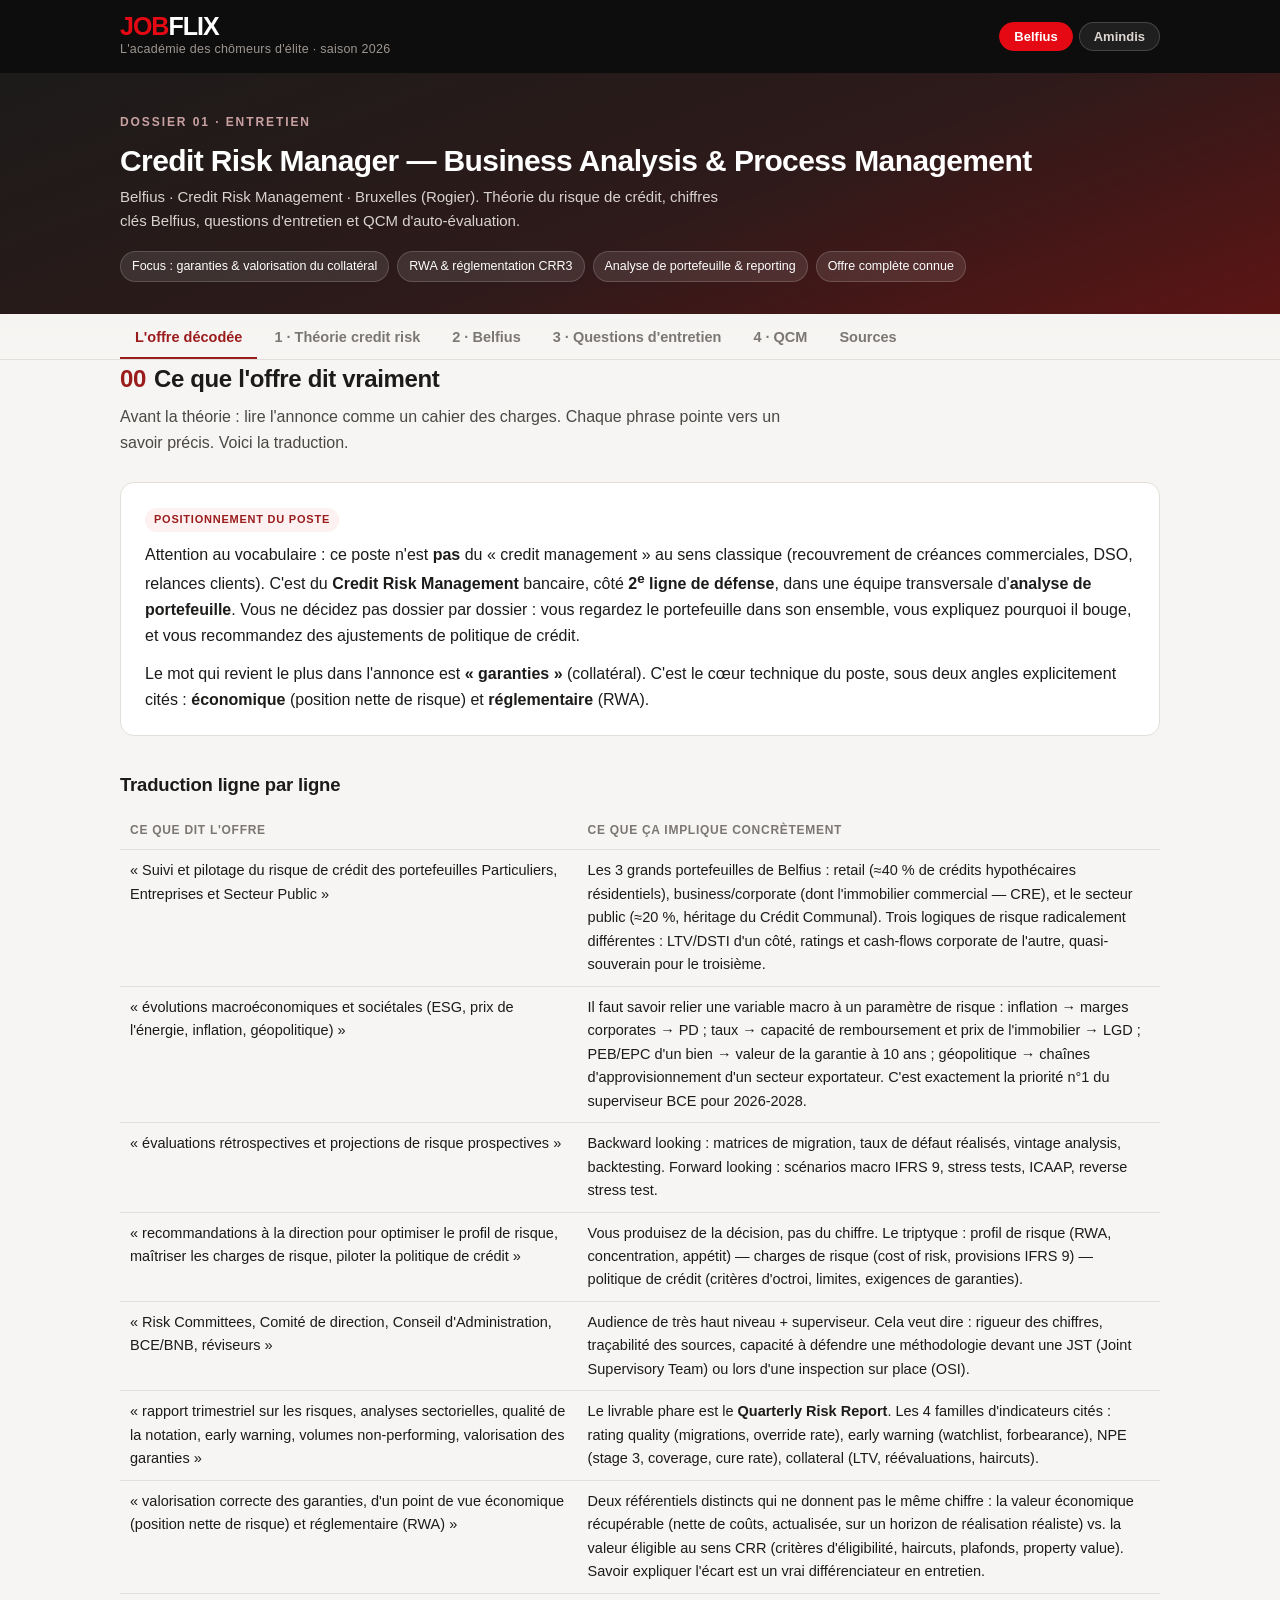
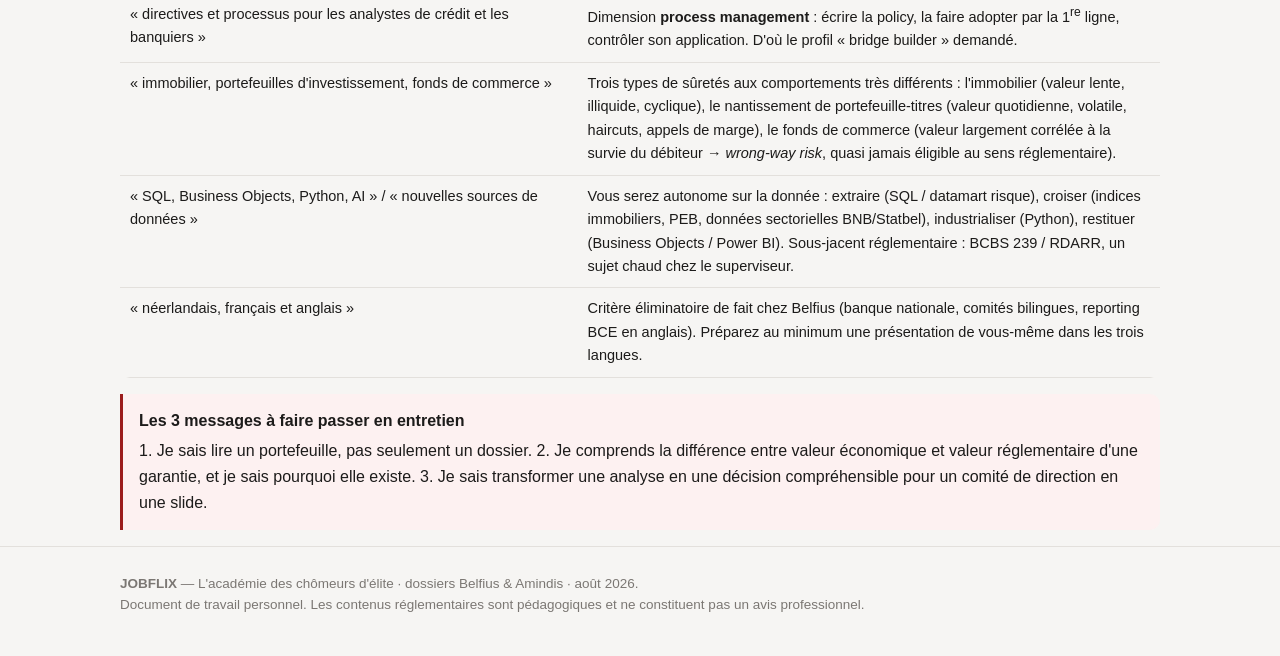
<file: brieucsegpa/index.html>
<!DOCTYPE html>
<html lang="fr">
<head>
<meta charset="utf-8">
<meta name="viewport" content="width=device-width, initial-scale=1, viewport-fit=cover">
<meta name="theme-color" content="#0e0d0d">
<title>JOBFLIX — L'académie des chômeurs d'élite</title>
<style>
:root{
  --bg:#0e0d0d; --panel:#151313; --card:#ffffff; --ink:#1c1b1a; --ink2:#4a4744; --ink3:#7b7773;
  --line:#e3e0dc; --paper:#f6f5f3;
  --accent:#9b1c1c; --accent-soft:#fdf1f1; --accent2:#0f5c63;
  --ok:#1f7a4d; --ok-soft:#eaf6ef; --ko:#a01f2d; --ko-soft:#fdeeef;
  --warn:#8a5a00; --warn-soft:#fdf5e6;
  --radius:14px; --mono:ui-monospace,SFMono-Regular,Menlo,Consolas,monospace;
}
*{box-sizing:border-box}
html{scroll-behavior:smooth}
body{margin:0;background:var(--paper);color:var(--ink);
  font-family:-apple-system,BlinkMacSystemFont,"Segoe UI",Inter,Roboto,Helvetica,Arial,sans-serif;
  font-size:16px;line-height:1.62;-webkit-font-smoothing:antialiased}
.wrap{max-width:1080px;margin:0 auto;padding:0 20px}

/* ---------- brand bar ---------- */
.brandbar{background:#0e0d0d;color:#fff;padding:14px 0}
.brandbar .inner{display:flex;align-items:center;gap:18px;flex-wrap:wrap}
.logo{font-weight:900;letter-spacing:-.04em;font-size:25px;color:#e50914;text-transform:uppercase;line-height:1}
.logo span{color:#fff}
.slogan{font-size:12.5px;color:#9c9691;letter-spacing:.02em}
.brandbar .spacer{flex:1}
.switch{display:flex;gap:6px}
.switch button{background:rgba(255,255,255,.08);border:1px solid rgba(255,255,255,.16);color:#ddd6d2;
  border-radius:999px;padding:6px 14px;font-size:13px;font-weight:600;cursor:pointer;font-family:inherit;transition:.15s}
.switch button:hover{background:rgba(255,255,255,.16);color:#fff}
.switch button.on{background:#e50914;border-color:#e50914;color:#fff}

/* ---------- module hero ---------- */
header.top{color:#fff;padding:40px 0 32px}
header.top.belfius{background:linear-gradient(160deg,#1c1b1a 0%,#2e1a1a 55%,#5c1414 100%)}
header.top.amindis{background:linear-gradient(160deg,#0d1418 0%,#10262b 55%,#0f4c55 100%)}
header.top .eyebrow{font-size:12px;letter-spacing:.16em;text-transform:uppercase;font-weight:600;margin-bottom:10px;opacity:.85}
header.top.belfius .eyebrow{color:#e8b9b9}
header.top.amindis .eyebrow{color:#9fd6d9}
header.top h1{margin:0 0 6px;font-size:30px;line-height:1.2;font-weight:700;letter-spacing:-.02em}
header.top .sub{color:#d9d3cf;font-size:15px;max-width:72ch;margin:0}
header.top .meta{margin-top:18px;display:flex;flex-wrap:wrap;gap:8px}
header.top .meta span{background:rgba(255,255,255,.1);border:1px solid rgba(255,255,255,.16);padding:4px 11px;border-radius:999px;font-size:12.5px}

/* ---------- nav ---------- */
nav.tabs{position:sticky;top:0;z-index:50;background:rgba(246,245,243,.93);backdrop-filter:blur(10px);border-bottom:1px solid var(--line)}
nav.tabs .inner{display:flex;gap:2px;overflow-x:auto;scrollbar-width:none}
nav.tabs .inner::-webkit-scrollbar{display:none}
nav.tabs button{border:0;background:none;padding:15px 15px 12px;font-size:14.5px;font-weight:600;color:var(--ink3);
  cursor:pointer;white-space:nowrap;border-bottom:2.5px solid transparent;font-family:inherit;transition:.15s}
nav.tabs button:hover{color:var(--ink)}
nav.tabs button.on{color:var(--accent);border-bottom-color:var(--accent)}
.module.amindis nav.tabs button.on{color:var(--accent2);border-bottom-color:var(--accent2)}

/* ---------- layout ---------- */
.module{display:none}
.module.on{display:block}
main{padding:34px 0 90px}
section.pane{display:none;animation:fade .25s ease}
section.pane.on{display:block}
@keyframes fade{from{opacity:0;transform:translateY(6px)}to{opacity:1;transform:none}}

h2{font-size:24px;letter-spacing:-.015em;margin:0 0 6px}
h2 .num{color:var(--accent);font-variant-numeric:tabular-nums;margin-right:8px}
.module.amindis h2 .num{color:var(--accent2)}
.lede{color:var(--ink2);margin:0 0 26px;max-width:78ch}
h3{font-size:18.5px;margin:34px 0 10px;letter-spacing:-.01em;scroll-margin-top:70px}
h4{font-size:15.5px;margin:20px 0 6px}
p{margin:0 0 12px} ul,ol{margin:0 0 14px;padding-left:20px} li{margin-bottom:6px}
a{color:var(--accent)} .module.amindis a{color:var(--accent2)}

.card{background:var(--card);border:1px solid var(--line);border-radius:var(--radius);padding:22px 24px;margin-bottom:16px}
.card.tight{padding:16px 18px}
.grid2{display:grid;grid-template-columns:1fr 1fr;gap:16px}
@media(max-width:760px){.grid2{grid-template-columns:1fr}}

.tag{display:inline-block;font-size:11px;font-weight:700;letter-spacing:.07em;text-transform:uppercase;
  padding:3px 9px;border-radius:999px;background:var(--accent-soft);color:var(--accent);margin-bottom:10px}
.tag.teal{background:#e9f4f4;color:var(--accent2)}
.tag.grey{background:#efedea;color:var(--ink2)}
.en{color:var(--ink3);font-weight:400;font-size:.93em}

dl.gloss{margin:0}
dl.gloss>div{padding:14px 0;border-bottom:1px solid var(--line)}
dl.gloss>div:last-child{border-bottom:0;padding-bottom:0}
dl.gloss dt{font-weight:700;margin-bottom:4px}
dl.gloss dd{margin:0;color:var(--ink2)}
dd .impl{display:block;margin-top:6px;padding-left:12px;border-left:2px solid var(--accent);color:var(--ink2);font-size:14.6px}
.module.amindis dd .impl{border-left-color:var(--accent2)}
dd .impl b{color:var(--ink)}

.formula{font-family:var(--mono);background:#1c1b1a;color:#f2eee9;padding:12px 16px;border-radius:10px;font-size:14px;margin:12px 0;overflow-x:auto}
.formula em{color:#f0a5a5;font-style:normal}

table{width:100%;border-collapse:collapse;font-size:14.5px;margin:12px 0}
th,td{text-align:left;padding:9px 10px;border-bottom:1px solid var(--line);vertical-align:top}
th{font-size:12px;text-transform:uppercase;letter-spacing:.06em;color:var(--ink3);font-weight:700}
tbody tr:hover{background:#faf9f7}
td.num{font-variant-numeric:tabular-nums;white-space:nowrap;font-weight:600}

.kpis{display:grid;grid-template-columns:repeat(4,1fr);gap:12px;margin:14px 0 6px}
@media(max-width:860px){.kpis{grid-template-columns:repeat(2,1fr)}}
.kpi{background:var(--card);border:1px solid var(--line);border-radius:12px;padding:14px 15px}
.kpi .v{font-size:22px;font-weight:700;letter-spacing:-.02em;font-variant-numeric:tabular-nums}
.kpi .l{font-size:12.5px;color:var(--ink3);margin-top:2px;line-height:1.35}

.callout{border-left:3px solid var(--accent);background:var(--accent-soft);padding:14px 16px;border-radius:0 10px 10px 0;margin:16px 0}
.callout.teal{border-color:var(--accent2);background:#eef6f6}
.callout.warn{border-color:var(--warn);background:var(--warn-soft)}
.callout p:last-child{margin-bottom:0}
.callout .h{font-weight:700;margin-bottom:4px;display:block}

details.q{border:1px solid var(--line);background:var(--card);border-radius:12px;margin-bottom:10px;overflow:hidden}
details.q summary{cursor:pointer;padding:14px 18px;font-weight:600;list-style:none;display:flex;gap:10px;align-items:flex-start}
details.q summary::-webkit-details-marker{display:none}
details.q summary::before{content:"+";color:var(--accent);font-weight:700;font-size:18px;line-height:1.3;flex:0 0 auto}
.module.amindis details.q summary::before{color:var(--accent2)}
details.q[open] summary::before{content:"\2013"}
details.q[open] summary{border-bottom:1px solid var(--line)}
details.q .body{padding:14px 18px 18px;color:var(--ink2)}
details.q .body strong{color:var(--ink)}

/* ---------- QCM ---------- */
.quizbar{background:var(--card);border:1px solid var(--line);border-radius:var(--radius);padding:16px 18px;margin-bottom:18px;position:sticky;top:49px;z-index:20}
.filters{display:flex;flex-wrap:wrap;gap:7px;margin-bottom:12px}
.filters button{border:1px solid var(--line);background:#fff;border-radius:999px;padding:6px 13px;font-size:13px;font-weight:600;color:var(--ink2);cursor:pointer;font-family:inherit;transition:.15s}
.filters button:hover{border-color:var(--ink3)}
.filters button.on{background:var(--accent);border-color:var(--accent);color:#fff}
.module.amindis .filters button.on{background:var(--accent2);border-color:var(--accent2)}
.scorerow{display:flex;align-items:center;gap:14px;flex-wrap:wrap}
.bar{flex:1;min-width:140px;height:8px;background:#eae7e3;border-radius:999px;overflow:hidden}
.bar i{display:block;height:100%;width:0;background:linear-gradient(90deg,#9b1c1c,#e50914);transition:width .35s}
.module.amindis .bar i{background:linear-gradient(90deg,#0f5c63,#2aa5ad)}
.scoretxt{font-size:13.5px;font-weight:700;font-variant-numeric:tabular-nums}
.scoretxt span{color:var(--ink3);font-weight:500}
.btn{border:1px solid var(--line);background:#fff;border-radius:9px;padding:7px 14px;font-size:13.5px;font-weight:600;cursor:pointer;font-family:inherit;color:var(--ink2)}
.btn:hover{border-color:var(--ink3)}
.verdictbox{margin-top:12px;padding:12px 15px;border-radius:11px;font-size:15px;font-weight:600;display:none;line-height:1.45}
.verdictbox.show{display:block}
.verdictbox.t0{background:#fdeeef;color:#8e1b28;border:1px solid #f3c9ce}
.verdictbox.t1{background:#fdf5e6;color:#7a5000;border:1px solid #f0dcb4}
.verdictbox.t2{background:#f4f1e8;color:#6a5c2e;border:1px solid #e4dcc4}
.verdictbox.t3{background:#eef6f6;color:#0f5c63;border:1px solid #cbe4e4}
.verdictbox.t4{background:#eaf6ef;color:#166b41;border:1px solid #c3e6d3}
.verdictbox.t5{background:#0e0d0d;color:#ffd166;border:1px solid #000}
.verdictbox small{display:block;font-weight:500;opacity:.8;margin-top:3px;font-size:13px}

.q-card{background:var(--card);border:1px solid var(--line);border-radius:var(--radius);padding:20px 22px;margin-bottom:14px}
.q-head{display:flex;gap:10px;align-items:baseline;margin-bottom:12px}
.q-idx{font-family:var(--mono);font-size:12.5px;color:var(--ink3);flex:0 0 auto;padding-top:2px}
.q-txt{font-weight:600;font-size:16.5px;line-height:1.45}
.q-cat{display:inline-block;font-size:10.5px;font-weight:700;letter-spacing:.06em;text-transform:uppercase;padding:2px 8px;border-radius:999px;background:#efedea;color:var(--ink2);margin-bottom:9px}
.opts{display:flex;flex-direction:column;gap:7px}
.opt{display:flex;gap:10px;align-items:flex-start;border:1px solid var(--line);border-radius:10px;padding:10px 13px;cursor:pointer;transition:.13s;background:#fff;font-size:15px;text-align:left;font-family:inherit;color:var(--ink)}
.opt:hover:not(.locked){border-color:var(--ink3);background:#faf9f7}
.opt .k{font-family:var(--mono);font-size:12.5px;color:var(--ink3);flex:0 0 auto;padding-top:2px;font-weight:700}
.opt.good{border-color:var(--ok);background:var(--ok-soft)} .opt.good .k{color:var(--ok)}
.opt.bad{border-color:var(--ko);background:var(--ko-soft)} .opt.bad .k{color:var(--ko)}
.opt.locked{cursor:default}
.expl{margin-top:12px;padding:12px 14px;border-radius:10px;background:#f7f6f4;border-left:3px solid var(--ink3);font-size:14.6px;color:var(--ink2);display:none}
.expl.show{display:block} .expl b{color:var(--ink)}
.expl .verdict{font-weight:700;display:block;margin-bottom:4px}
.expl.right{border-left-color:var(--ok)} .expl.right .verdict{color:var(--ok)}
.expl.wrong{border-left-color:var(--ko)} .expl.wrong .verdict{color:var(--ko)}

footer{border-top:1px solid var(--line);padding:26px 0 40px;color:var(--ink3);font-size:13.5px}
footer a{color:var(--ink2)}
.src{font-size:13px;color:var(--ink3)} .src li{margin-bottom:3px}
/* ================= RESPONSIVE ================= */
html{-webkit-text-size-adjust:100%}
body{overflow-wrap:break-word}
img,svg,video{max-width:100%;height:auto}
.tablewrap{overflow-x:auto;-webkit-overflow-scrolling:touch;margin:12px 0;border-radius:10px}
.tablewrap table{margin:0;min-width:520px}
.tablewrap::-webkit-scrollbar{height:6px}
.tablewrap::-webkit-scrollbar-thumb{background:#cfcbc6;border-radius:999px}

@media(max-width:1024px){
  .wrap{padding:0 18px}
}

@media(max-width:860px){
  header.top{padding:30px 0 26px}
  header.top h1{font-size:25px}
  header.top .sub{font-size:14.5px}
  .card{padding:18px 18px}
  h2{font-size:21px}
  h3{font-size:17px}
}

@media(max-width:640px){
  body{font-size:15.5px;line-height:1.58}
  .wrap{padding:0 14px}
  main{padding:24px 0 64px}

  .brandbar{padding:12px 0}
  .brandbar .inner{gap:10px}
  .logo{font-size:21px}
  .slogan{font-size:11.5px;flex-basis:100%;order:3}
  .brandbar .spacer{display:none}
  .switch{width:100%;order:2}
  .switch button{flex:1;padding:9px 10px;font-size:12.5px;min-height:38px}

  header.top{padding:24px 0 22px}
  header.top h1{font-size:21.5px;line-height:1.25}
  header.top .sub{font-size:14px}
  header.top .meta{gap:6px;margin-top:14px}
  header.top .meta span{font-size:11.5px;padding:3px 9px}

  nav.tabs .inner{gap:0}
  nav.tabs button{padding:13px 12px 10px;font-size:13.5px;min-height:44px}

  h2{font-size:19.5px}
  h3{font-size:16.5px;margin:26px 0 8px;scroll-margin-top:56px}
  h4{font-size:15px}
  .lede{margin-bottom:20px}

  .card{padding:15px 15px;border-radius:12px}
  .card.tight{padding:13px 14px}
  .grid2{gap:12px}

  table{font-size:13.8px}
  th,td{padding:8px 8px}
  .tablewrap table{min-width:480px}

  .kpis{grid-template-columns:repeat(2,1fr);gap:9px}
  .kpi{padding:12px 12px}
  .kpi .v{font-size:19px}
  .kpi .l{font-size:11.8px}

  .formula{font-size:13px;padding:11px 13px}
  .callout{padding:12px 13px}

  details.q summary{padding:13px 14px;font-size:15px}
  details.q .body{padding:12px 14px 15px}

  .quizbar{padding:13px 13px;top:44px;border-radius:12px}
  .filters{gap:6px;margin-bottom:10px}
  .filters button{padding:7px 11px;font-size:12.5px;min-height:36px}
  .scorerow{gap:10px}
  .bar{min-width:100%;order:3}
  .scoretxt{font-size:13px}
  .btn{padding:8px 13px;min-height:38px}

  .q-card{padding:16px 15px}
  .q-txt{font-size:15.5px}
  .opt{padding:11px 12px;font-size:14.6px}
  .expl{font-size:14px;padding:11px 12px}
  .verdictbox{font-size:14.5px;padding:11px 13px}

  dd .impl{font-size:14px}
  footer{padding:22px 0 34px;font-size:13px}
}

@media(max-width:400px){
  .wrap{padding:0 12px}
  .logo{font-size:19px}
  header.top h1{font-size:20px}
  .kpis{grid-template-columns:1fr}
  .q-head{gap:8px}
}

/* pointeur tactile : pas d'effets hover collants */
@media(hover:none){
  tbody tr:hover{background:transparent}
  .opt:hover:not(.locked){border-color:var(--line);background:#fff}
}

@media print{nav.tabs,.brandbar .switch{display:none}section.pane{display:block!important}.module{display:block!important}}
</style>
</head>
<body>

<div class="brandbar">
  <div class="wrap inner">
    <div>
      <div class="logo">JOB<span>FLIX</span></div>
      <div class="slogan">L'académie des chômeurs d'élite · saison 2026</div>
    </div>
    <div class="spacer"></div>
    <div class="switch" id="switch">
      <button class="on" data-m="belfius">Belfius</button>
      <button data-m="amindis">Amindis</button>
    </div>
  </div>
</div>
<div class="module belfius on" id="m-belfius">

<header class="top belfius">
  <div class="wrap">
    <div class="eyebrow">Dossier 01 · entretien</div>
    <h1>Credit Risk Manager — Business Analysis &amp; Process Management</h1>
    <p class="sub">Belfius · Credit Risk Management · Bruxelles (Rogier). Théorie du risque de crédit, chiffres clés Belfius, questions d'entretien et QCM d'auto-évaluation.</p>
    <div class="meta">
      <span>Focus : garanties &amp; valorisation du collatéral</span>
      <span>RWA &amp; réglementation CRR3</span>
      <span>Analyse de portefeuille &amp; reporting</span>
      <span>Offre complète connue</span>
    </div>
  </div>
</header>

<nav class="tabs">
  <div class="wrap inner">
    <button class="on" data-p="b0">L'offre décodée</button>
    <button data-p="b1">1 · Théorie credit risk</button>
    <button data-p="b2">2 · Belfius</button>
    <button data-p="b3">3 · Questions d'entretien</button>
    <button data-p="b4">4 · QCM</button>
    <button data-p="b5">Sources</button>
  </div>
</nav>

<main class="wrap">

<!-- ============ B0 ============ -->
<section class="pane on" id="b0">
  <h2><span class="num">00</span>Ce que l'offre dit vraiment</h2>
  <p class="lede">Avant la théorie : lire l'annonce comme un cahier des charges. Chaque phrase pointe vers un savoir précis. Voici la traduction.</p>

  <div class="card">
    <span class="tag">Positionnement du poste</span>
    <p>Attention au vocabulaire : ce poste n'est <b>pas</b> du « credit management » au sens classique (recouvrement de créances commerciales, DSO, relances clients). C'est du <b>Credit Risk Management</b> bancaire, côté <b>2<sup>e</sup> ligne de défense</b>, dans une équipe transversale d'<b>analyse de portefeuille</b>. Vous ne décidez pas dossier par dossier : vous regardez le portefeuille dans son ensemble, vous expliquez pourquoi il bouge, et vous recommandez des ajustements de politique de crédit.</p>
    <p style="margin-bottom:0">Le mot qui revient le plus dans l'annonce est <b>« garanties »</b> (collatéral). C'est le cœur technique du poste, sous deux angles explicitement cités : <b>économique</b> (position nette de risque) et <b>réglementaire</b> (RWA).</p>
  </div>

  <h3>Traduction ligne par ligne</h3>
  <table>
    <thead><tr><th style="width:44%">Ce que dit l'offre</th><th>Ce que ça implique concrètement</th></tr></thead>
    <tbody>
      <tr><td>« Suivi et pilotage du risque de crédit des portefeuilles Particuliers, Entreprises et Secteur Public »</td>
        <td>Les 3 grands portefeuilles de Belfius : retail (≈40 % de crédits hypothécaires résidentiels), business/corporate (dont l'immobilier commercial — CRE), et le secteur public (≈20 %, héritage du Crédit Communal). Trois logiques de risque radicalement différentes : LTV/DSTI d'un côté, ratings et cash-flows corporate de l'autre, quasi-souverain pour le troisième.</td></tr>
      <tr><td>« évolutions macroéconomiques et sociétales (ESG, prix de l'énergie, inflation, géopolitique) »</td>
        <td>Il faut savoir relier une variable macro à un paramètre de risque : inflation → marges corporates → PD ; taux → capacité de remboursement et prix de l'immobilier → LGD ; PEB/EPC d'un bien → valeur de la garantie à 10 ans ; géopolitique → chaînes d'approvisionnement d'un secteur exportateur. C'est exactement la priorité n°1 du superviseur BCE pour 2026-2028.</td></tr>
      <tr><td>« évaluations rétrospectives et projections de risque prospectives »</td>
        <td>Backward looking : matrices de migration, taux de défaut réalisés, vintage analysis, backtesting. Forward looking : scénarios macro IFRS 9, stress tests, ICAAP, reverse stress test.</td></tr>
      <tr><td>« recommandations à la direction pour optimiser le profil de risque, maîtriser les charges de risque, piloter la politique de crédit »</td>
        <td>Vous produisez de la décision, pas du chiffre. Le triptyque : profil de risque (RWA, concentration, appétit) — charges de risque (cost of risk, provisions IFRS 9) — politique de crédit (critères d'octroi, limites, exigences de garanties).</td></tr>
      <tr><td>« Risk Committees, Comité de direction, Conseil d'Administration, BCE/BNB, réviseurs »</td>
        <td>Audience de très haut niveau + superviseur. Cela veut dire : rigueur des chiffres, traçabilité des sources, capacité à défendre une méthodologie devant une JST (Joint Supervisory Team) ou lors d'une inspection sur place (OSI).</td></tr>
      <tr><td>« rapport trimestriel sur les risques, analyses sectorielles, qualité de la notation, early warning, volumes non-performing, valorisation des garanties »</td>
        <td>Le livrable phare est le <b>Quarterly Risk Report</b>. Les 4 familles d'indicateurs cités : rating quality (migrations, override rate), early warning (watchlist, forbearance), NPE (stage 3, coverage, cure rate), collateral (LTV, réévaluations, haircuts).</td></tr>
      <tr><td>« valorisation correcte des garanties, d'un point de vue économique (position nette de risque) et réglementaire (RWA) »</td>
        <td>Deux référentiels distincts qui ne donnent pas le même chiffre : la valeur économique récupérable (nette de coûts, actualisée, sur un horizon de réalisation réaliste) vs. la valeur éligible au sens CRR (critères d'éligibilité, haircuts, plafonds, property value). Savoir expliquer l'écart est un vrai différenciateur en entretien.</td></tr>
      <tr><td>« directives et processus pour les analystes de crédit et les banquiers »</td>
        <td>Dimension <b>process management</b> : écrire la policy, la faire adopter par la 1<sup>re</sup> ligne, contrôler son application. D'où le profil « bridge builder » demandé.</td></tr>
      <tr><td>« immobilier, portefeuilles d'investissement, fonds de commerce »</td>
        <td>Trois types de sûretés aux comportements très différents : l'immobilier (valeur lente, illiquide, cyclique), le nantissement de portefeuille-titres (valeur quotidienne, volatile, haircuts, appels de marge), le fonds de commerce (valeur largement corrélée à la survie du débiteur → <i>wrong-way risk</i>, quasi jamais éligible au sens réglementaire).</td></tr>
      <tr><td>« SQL, Business Objects, Python, AI » / « nouvelles sources de données »</td>
        <td>Vous serez autonome sur la donnée : extraire (SQL / datamart risque), croiser (indices immobiliers, PEB, données sectorielles BNB/Statbel), industrialiser (Python), restituer (Business Objects / Power BI). Sous-jacent réglementaire : BCBS 239 / RDARR, un sujet chaud chez le superviseur.</td></tr>
      <tr><td>« néerlandais, français et anglais »</td>
        <td>Critère éliminatoire de fait chez Belfius (banque nationale, comités bilingues, reporting BCE en anglais). Préparez au minimum une présentation de vous-même dans les trois langues.</td></tr>
    </tbody>
  </table>

  <div class="callout">
    <span class="h">Les 3 messages à faire passer en entretien</span>
    <p>1. Je sais lire un portefeuille, pas seulement un dossier. 2. Je comprends la différence entre valeur économique et valeur réglementaire d'une garantie, et je sais pourquoi elle existe. 3. Je sais transformer une analyse en une décision compréhensible pour un comité de direction en une slide.</p>
  </div>
</section>

<!-- ============ B1 : THÉORIE ============ -->
<section class="pane" id="b1">
  <h2><span class="num">01</span>Théorie du risque de crédit</h2>
  <p class="lede">Les concepts, les termes techniques en français et en anglais (le jargon interne est très anglicisé), et surtout <b>ce que chacun implique</b> dans le travail quotidien du poste.</p>

  <h3>A. Les fondamentaux : décomposer la perte</h3>
  <div class="card">
    <p>Toute la discipline repose sur une idée : une perte de crédit se décompose en trois questions indépendantes. <b>Le client va-t-il faire défaut ?</b> (PD) — <b>Combien lui devra-t-on encore à ce moment-là ?</b> (EAD) — <b>Combien perdra-t-on réellement après recouvrement et réalisation des garanties ?</b> (LGD).</p>
    <div class="formula">EL = PD × LGD × EAD &nbsp;&nbsp;<em>// Expected Loss — perte attendue, sur 12 mois ou à maturité</em></div>
    <p style="margin-bottom:0">La perte <b>attendue</b> se couvre par des <b>provisions</b> et par le prix (marge de crédit). La perte <b>inattendue</b> (Unexpected Loss, la volatilité autour de l'EL) se couvre par des <b>fonds propres</b>. Cette phrase seule structure la moitié de la réglementation bancaire.</p>
  </div>

  <dl class="gloss">
    <div><dt>PD — Probability of Default <span class="en">/ probabilité de défaut</span></dt>
      <dd>Probabilité qu'une contrepartie fasse défaut sur un horizon donné (12 mois en Pilier 1, à maturité pour l'ECL lifetime). Sortie du modèle de notation interne.
        <span class="impl"><b>Implication :</b> la PD dépend de la <i>contrepartie</i>, pas du crédit. Si la qualité de notation se dégrade (« rating quality » citée dans l'offre), l'ensemble du portefeuille de ce client migre — d'où le suivi des <b>matrices de migration</b>.</span></dd></div>

    <div><dt>Point-in-Time (PIT) vs Through-the-Cycle (TTC)</dt>
      <dd>Une PD PIT reflète les conditions économiques actuelles et bouge vite ; une PD TTC lisse le cycle et bouge lentement.
        <span class="impl"><b>Implication :</b> le Pilier 1 (RWA) utilise plutôt du TTC pour éviter la pro-cyclicité du capital ; IFRS 9 exige du PIT et du <i>forward looking</i>. Deux PD différentes pour le même client dans deux systèmes : source classique de questions en comité — et un très bon point à mentionner en entretien.</span></dd></div>

    <div><dt>LGD — Loss Given Default <span class="en">/ perte en cas de défaut</span></dt>
      <dd>Part de l'exposition définitivement perdue après recouvrement, exprimée en %. C'est <b>ici</b> que les garanties agissent.
        <span class="impl"><b>Implication :</b> LGD = 1 − taux de recouvrement, où le recouvrement est net des coûts de réalisation et <b>actualisé</b> sur la durée de la procédure. Une garantie qui vaut 100 mais qui met 4 ans à être réalisée avec 12 % de frais ne vaut pas 100 en LGD. Le cœur du poste.</span></dd></div>

    <div><dt>Downturn LGD</dt>
      <dd>LGD estimée en conditions économiques défavorables, obligatoire en approche IRB.
        <span class="impl"><b>Implication :</b> reconnaît que défauts et chute de la valeur des garanties surviennent ensemble (corrélation défaut/collatéral). C'est précisément l'argument contre la reconnaissance des plus-values immobilières récentes dans la valorisation.</span></dd></div>

    <div><dt>EAD — Exposure at Default <span class="en">/ exposition en cas de défaut</span></dt>
      <dd>Montant exposé au moment du défaut : encours tiré + une fraction des engagements non tirés.
        <span class="impl"><b>Implication :</b> un client en difficulté tire ses lignes avant de faire défaut. D'où le <b>CCF</b> (Credit Conversion Factor) qui convertit le hors-bilan (lignes confirmées, garanties données, crédits documentaires) en équivalent-bilan.</span></dd></div>

    <div><dt>Maturité effective (M)</dt>
      <dd>Durée moyenne pondérée des flux, plafonnée réglementairement (généralement 1 à 5 ans en IRB).
        <span class="impl"><b>Implication :</b> plus l'exposition est longue, plus le risque de migration est élevé → RWA plus élevés à PD identique.</span></dd></div>

    <div><dt>Définition du défaut <span class="en">/ default definition (EBA)</span></dt>
      <dd>Défaut si <b>90 jours d'arriéré</b> au-delà de seuils de matérialité (100 € retail / 500 € non-retail <b>et</b> 1 % de l'exposition totale) <b>ou</b> improbabilité de paiement (<i>unlikeliness to pay</i>, UTP) : restructuration en perte, faillite, vente de créance avec décote économique significative, etc.
        <span class="impl"><b>Implication :</b> le défaut n'est pas seulement comptable, il est aussi qualitatif. Il se contamine au niveau du débiteur et parfois du groupe. La sortie du défaut est soumise à une <b>période probatoire</b> (min. 3 mois, 1 an pour les expositions restructurées) — d'où le suivi du <b>cure rate</b>.</span></dd></div>

    <div><dt>Cost of risk <span class="en">/ charge de risque, coût du risque</span></dt>
      <dd>Dotation nette aux provisions pour risque de crédit sur la période, souvent exprimée en <b>points de base de l'encours moyen</b>.
        <span class="impl"><b>Implication :</b> c'est le KPI qui remonte au comité de direction et aux analystes financiers. Chez Belfius, −80 M€ en 2025, soit un niveau historiquement très bas (2 bps au S1 2025 selon Fitch, attendu à 10-15 bps fin 2026). Toute la question de l'analyse de portefeuille : cette normalisation attendue, d'où viendra-t-elle ?</span></dd></div>

    <div><dt>Capital économique vs capital réglementaire</dt>
      <dd>Le capital réglementaire découle des formules du CRR ; le capital économique découle des modèles internes de la banque (ICAAP) et couvre aussi les risques du Pilier 2.
        <span class="impl"><b>Implication :</b> quand l'offre parle de « position nette de risque » (économique) <i>et</i> de RWA (réglementaire), elle parle exactement de cette dualité.</span></dd></div>

    <div><dt>RAROC / RoRWA</dt>
      <dd>Rentabilité ajustée du risque : (marge − EL − coûts) / capital alloué, ou résultat / RWA.
        <span class="impl"><b>Implication :</b> c'est le langage qui permet de dire « ce segment consomme trop de capital pour ce qu'il rapporte » — la forme concrète d'une recommandation d'optimisation du profil de risque.</span></dd></div>
  </dl>

  <h3>B. Le cadre réglementaire</h3>
  <div class="card tight">
    <p style="margin-bottom:0"><b>La chaîne à retenir :</b> Comité de Bâle (standards, non contraignants) → transposition européenne par le <b>CRR</b> (règlement, directement applicable) et la <b>CRD</b> (directive, transposée en droit belge) → supervision par la <b>BCE</b> (SSM, pour les institutions significatives comme Belfius) avec la <b>BNB</b> pour le macroprudentiel et la résolution → normes techniques et orientations de l'<b>EBA</b>.</p>
  </div>

  <dl class="gloss">
    <div><dt>Les trois piliers de Bâle</dt>
      <dd><b>Pilier 1</b> : exigences minimales de fonds propres calculées par formule (crédit, marché, opérationnel). <b>Pilier 2</b> : évaluation interne (ICAAP/ILAAP) + revue du superviseur (SREP) → exigence supplémentaire P2R et recommandation P2G. <b>Pilier 3</b> : discipline de marché par la publication d'informations.
        <span class="impl"><b>Implication :</b> quand on dit « le superviseur a demandé du capital en plus », c'est du Pilier 2 (P2R contraignant, P2G indicatif mais scruté).</span></dd></div>

    <div><dt>RWA — Risk-Weighted Assets <span class="en">/ actifs pondérés par les risques</span></dt>
      <dd>Exposition × pondération de risque. Dénominateur des ratios de solvabilité.
        <span class="impl"><b>Implication :</b> réduire les RWA sans réduire l'activité, c'est libérer du capital. Les garanties sont le principal levier légitime pour cela — d'où l'importance stratégique du poste. Suivre la <b>densité de RWA</b> (RWA / exposition) par segment est un indicateur de pilotage standard.</span></dd></div>

    <div><dt>Approche standard (SA) vs notations internes (IRB)</dt>
      <dd><b>SA</b> : pondérations fixées par le règlement. <b>F-IRB</b> (fondation) : la banque estime la PD, le régulateur impose LGD et CCF. <b>A-IRB</b> (avancée) : la banque estime PD, LGD et EAD.
        <span class="impl"><b>Implication majeure pour le poste :</b> en SA et F-IRB, une garantie éligible agit par <b>effet de substitution</b> (on remplace le risque du débiteur par celui du garant) ou par ajustement de la valeur d'exposition ; en A-IRB, elle agit <b>via la LGD</b>. Le même contrat de sûreté n'a donc pas du tout le même effet capitalistique selon l'approche appliquée au portefeuille — une des réponses les plus « sénior » qu'on puisse donner en entretien.</span></dd></div>

    <div><dt>CRR3 / CRD6 — « Bâle IV »</dt>
      <dd>Le paquet bancaire européen appliqué depuis le <b>1<sup>er</sup> janvier 2025</b> (FRTB pour le risque de marché reporté). Il révise l'approche standard du risque de crédit, encadre plus strictement l'IRB (<i>input floors</i> sur PD/LGD), refond le risque opérationnel et introduit l'<b>output floor</b>.
        <span class="impl"><b>Implication :</b> c'est LE sujet réglementaire du moment. Pour l'immobilier, CRR3 introduit une définition harmonisée de la <b>property value</b>, l'approche <b>loan-splitting</b> et un traitement défavorable des expositions <b>ADC</b>.</span></dd></div>

    <div><dt>Output floor</dt>
      <dd>Plancher qui empêche les RWA calculés en modèles internes de descendre sous <b>72,5 %</b> des RWA qui résulteraient de l'approche standard. Introduction progressive (50 % en 2025 → 72,5 % en 2030).
        <span class="impl"><b>Implication :</b> pour une banque très IRB et très hypothécaire comme Belfius, le floor peut devenir la contrainte réellement mordante. Cela change la logique d'optimisation : il faut aussi optimiser les <b>RWA standards</b>, donc l'éligibilité SA des garanties, pas seulement le modèle interne.</span></dd></div>

    <div><dt>Les coussins de fonds propres</dt>
      <dd><b>CCB</b> conservation 2,5 % · <b>CCyB</b> contracyclique (Belgique : <b>1,25 %</b> depuis 2026) · <b>SyRB</b> pour le risque systémique, en Belgique appliqué de façon <b>sectorielle</b> aux expositions hypothécaires résidentielles belges · <b>O-SII</b> pour les établissements systémiques nationaux (Belfius en fait partie) · le tout au-dessus des exigences P2R.
        <span class="impl"><b>Implication :</b> la somme définit le <b>MDA trigger</b> (Maximum Distributable Amount) — sous ce seuil, les distributions (dividendes, coupons AT1, bonus) sont automatiquement restreintes. C'est pour cela que la distance au MDA est suivie au CA. Belfius affiche un CET1 de 15,9 % fin 2025 pour une cible de 15-15,5 %, soit un coussin d'environ 500 bps au-dessus de l'exigence.</span></dd></div>

    <div><dt>Grands risques <span class="en">/ large exposures</span></dt>
      <dd>Une exposition sur un même client ou groupe de clients liés ne peut dépasser <b>25 %</b> du Tier 1.
        <span class="impl"><b>Implication :</b> une garantie éligible peut réduire l'exposition au titre des grands risques, avec substitution vers le garant — qui peut lui-même saturer. Sujet typique du secteur public : les entités publiques liées.</span></dd></div>

    <div><dt>ICAAP / ILAAP · SREP · stress tests</dt>
      <dd><b>ICAAP</b> : évaluation interne de l'adéquation des fonds propres. <b>ILAAP</b> : idem pour la liquidité. <b>SREP</b> : revue annuelle du superviseur qui note la banque et fixe le P2R/P2G. <b>Reverse stress test</b> : partir de la perte inacceptable et chercher le scénario qui l'engendre.
        <span class="impl"><b>Implication :</b> l'analyse de portefeuille alimente directement l'ICAAP et les stress tests. La BCE demande pour 2026-2028 des scénarios géopolitiques capables de consommer au moins 300 bps de CET1.</span></dd></div>

    <div><dt>MREL · leverage ratio · LCR · NSFR</dt>
      <dd><b>MREL</b> : minimum de fonds propres et engagements éligibles au bail-in. <b>Leverage ratio</b> : Tier 1 / exposition non pondérée (min. 3 %). <b>LCR</b> : survie à 30 jours de stress de liquidité. <b>NSFR</b> : financement stable à 1 an.
        <span class="impl"><b>Implication :</b> à connaître pour ne pas confondre solvabilité et liquidité en entretien. Belfius 2025 : leverage 6,3 %, LCR 144 %, NSFR 130 %.</span></dd></div>

    <div><dt>Reporting prudentiel : COREP · FINREP · AnaCredit · Pilier 3</dt>
      <dd><b>COREP</b> (solvabilité), <b>FINREP</b> (états financiers), <b>AnaCredit</b> (base granulaire crédit par crédit transmise à la BNB/BCE), <b>Pilier 3</b> (publication, dont les tableaux ESG).
        <span class="impl"><b>Implication :</b> AnaCredit est souvent la meilleure source interne unifiée pour une analyse transverse — elle contient notamment les données de <b>protection</b> (types et valeurs de garanties). Le mentionner montre qu'on connaît la plomberie.</span></dd></div>

    <div><dt>BCBS 239 / RDARR</dt>
      <dd>Principes d'agrégation des données de risque et de reporting : exhaustivité, exactitude, actualité, adaptabilité, traçabilité (<i>data lineage</i>).
        <span class="impl"><b>Implication :</b> priorité récurrente du superviseur, et cadre qui justifie l'axe « innovation et nouvelles sources de données » de l'offre. Une analyse n'a de valeur que si sa donnée est traçable jusqu'au système source.</span></dd></div>
  </dl>

  <h3>C. IFRS 9 et le provisionnement</h3>
  <dl class="gloss">
    <div><dt>ECL — Expected Credit Loss <span class="en">/ pertes de crédit attendues</span></dt>
      <dd>Depuis 2018, IFRS 9 remplace le modèle de la perte avérée (<i>incurred loss</i>) par un modèle de perte <b>attendue</b>, prospectif.
        <span class="impl"><b>Implication :</b> on provisionne dès l'origination, avant tout incident. Le résultat devient sensible aux prévisions macroéconomiques — donc au travail d'analyse macro décrit dans l'offre.</span></dd></div>

    <div><dt>Les trois stages</dt>
      <dd><b>Stage 1</b> : pas de dégradation significative → ECL à 12 mois. <b>Stage 2</b> : dégradation significative depuis l'origination (<b>SICR</b>) mais pas de défaut → ECL <b>à maturité</b>. <b>Stage 3</b> : défaut / dépréciation avérée → ECL lifetime, intérêts calculés sur la valeur nette.
        <span class="impl"><b>Implication clé :</b> le passage de stage 1 à stage 2 fait exploser la provision (12 mois → durée de vie) sans qu'aucun euro ne soit encore impayé. Le suivi du <b>volume et des flux stage 2</b> est donc un early warning majeur, systématiquement présenté en Risk Committee.</span></dd></div>

    <div><dt>SICR — Significant Increase in Credit Risk</dt>
      <dd>Critères combinés : variation de PD lifetime depuis l'octroi, présomption réfutable de <b>30 jours d'arriéré</b>, inscription en watchlist, mesure de forbearance, secteurs sous surveillance.
        <span class="impl"><b>Implication :</b> les critères SICR sont un vrai levier de pilotage et un sujet de discussion permanent avec les auditeurs et le superviseur (« vos critères sont-ils suffisamment sensibles ? »).</span></dd></div>

    <div><dt>Scénarios macro pondérés &amp; overlays</dt>
      <dd>L'ECL est une moyenne pondérée d'au moins trois scénarios (base / adverse / favorable). Les <b>overlays</b> (post-model adjustments) corrigent manuellement l'ECL pour des risques que le modèle ne capte pas.
        <span class="impl"><b>Implication :</b> les overlays sont très surveillés par la BCE (risque de « pot de réserve » discrétionnaire). Il faut les documenter, les justifier par une analyse sectorielle et prévoir leur reprise. C'est exactement le type de livrable que ce poste alimente.</span></dd></div>

    <div><dt>NPE · forbearance · coverage ratio</dt>
      <dd><b>NPE</b> (Non-Performing Exposure) : définition EBA, plus large que la seule notion comptable. <b>Forbearance</b> : concession accordée à un débiteur en difficulté financière — une exposition <i>forborne</i> peut être performante ou non. <b>Coverage ratio</b> : provisions / encours non performants.
        <span class="impl"><b>Implication :</b> la forbearance est le meilleur early warning du portefeuille, parce qu'elle précède le défaut. Le coverage est l'indicateur que regardent les agences : Belfius couvre ≈69 % de ses <i>impaired loans</i> (Fitch, mi-2025), pour un ratio d'<i>impaired loans</i> de ≈2,2 %.</span></dd></div>

    <div><dt>Calendar provisioning / NPE backstop <span class="en">(Pilier 1)</span></dt>
      <dd>Mécanisme prudentiel imposant une déduction croissante des fonds propres si une exposition non performante n'est pas suffisamment provisionnée après un certain nombre d'années — calendrier <b>plus rapide pour la partie non garantie</b> que pour la partie garantie (plus lent encore pour l'immobilier).
        <span class="impl"><b>Implication directe pour le poste :</b> la qualité et la documentation des garanties déterminent la vitesse à laquelle le capital est ponctionné sur un dossier en défaut. Une garantie mal enregistrée coûte du capital réel.</span></dd></div>

    <div><dt>IRB shortfall / excess</dt>
      <dd>Comparaison entre l'EL réglementaire IRB et les provisions comptables : si les provisions sont inférieures à l'EL, la différence (<i>shortfall</i>) est déduite du CET1.
        <span class="impl"><b>Implication :</b> un des rares endroits où la comptabilité et le prudentiel se rejoignent explicitement. Bon exemple pour montrer qu'on maîtrise les deux référentiels.</span></dd></div>
  </dl>

  <h3>D. Les garanties : le cœur du poste</h3>
  <div class="callout teal">
    <span class="h">La question qui structure tout</span>
    <p>Une garantie a <b>trois valeurs différentes</b> en même temps : sa <b>valeur de marché</b> (ce que dit l'expert aujourd'hui), sa <b>valeur économique récupérable</b> (ce que la banque encaissera vraiment, nette de frais et actualisée sur la durée de la procédure), et sa <b>valeur réglementaire éligible</b> (ce que le CRR autorise à reconnaître, après critères d'éligibilité, haircuts et plafonds). Savoir expliquer pourquoi ces trois chiffres diffèrent, c'est le poste en une phrase.</p>
  </div>

  <h4>Typologie</h4>
  <table>
    <thead><tr><th>Famille</th><th>Exemples</th><th>Points d'attention</th></tr></thead>
    <tbody>
      <tr><td><b>Sûretés réelles</b><br><span class="en">funded / real collateral</span></td>
        <td>Hypothèque, mandat hypothécaire, gage sur fonds de commerce, nantissement de titres ou d'assurance-vie, gage sur créances, crédit-bail</td>
        <td>Rang de l'inscription, montant inscrit vs montant du crédit, créanciers antérieurs, durée de validité de l'inscription (30 ans en Belgique, renouvelable)</td></tr>
      <tr><td><b>Sûretés personnelles</b><br><span class="en">unfunded / guarantees</span></td>
        <td>Caution solidaire, garantie autonome, lettre de patronage, garanties publiques (régions, fonds européens), assurance-crédit</td>
        <td>Solvabilité du garant, caractère inconditionnel et à première demande, opposabilité, cohérence avec l'effet de substitution</td></tr>
      <tr><td><b>Covenants &amp; clauses</b></td>
        <td>Ratios financiers, negative pledge, pari passu, cross-default</td>
        <td>Protection juridique, mais <b>pas</b> une garantie au sens du CRR : aucun effet direct sur les RWA, effet réel d'early warning</td></tr>
    </tbody>
  </table>

  <dl class="gloss">
    <div><dt>CRM — Credit Risk Mitigation <span class="en">/ atténuation du risque de crédit</span></dt>
      <dd>Le chapitre du CRR qui définit ce qu'une banque peut reconnaître comme protection. Deux catégories : <b>FCP</b> (funded credit protection : droit sur un actif) et <b>UFCP</b> (unfunded : engagement d'un tiers).
        <span class="impl"><b>Implication :</b> ce n'est pas parce qu'un contrat de sûreté existe qu'il est reconnu. L'écart entre le stock juridique de sûretés et le stock <i>éligible</i> est un chantier classique — et souvent un gisement de RWA.</span></dd></div>

    <div><dt>Les conditions d'éligibilité (à savoir réciter)</dt>
      <dd><b>1.</b> Certitude juridique : contrat valable, opposable aux tiers, exécutoire dans toutes les juridictions concernées. <b>2.</b> Faible corrélation avec la qualité de crédit du débiteur (pas de <i>wrong-way risk</i>). <b>3.</b> Valorisation initiale prudente + <b>réévaluation périodique</b> documentée. <b>4.</b> Capacité opérationnelle de réalisation dans un délai raisonnable. <b>5.</b> Traçabilité et enregistrement dans les systèmes.
        <span class="impl"><b>Implication :</b> le point 2 explique pourquoi le <b>fonds de commerce</b> ou les actions de l'emprunteur sont de très mauvaises garanties : leur valeur s'effondre exactement quand on en a besoin. Le point 3 fonde le volet « suivi continu de la valeur des garanties » de l'offre.</span></dd></div>

    <div><dt>Haircuts <span class="en">/ décotes, volatility adjustments</span></dt>
      <dd>Décote appliquée à la valeur d'une sûreté financière pour couvrir la volatilité de son prix, la volatilité de change et la période de détention avant réalisation. Méthode <b>simple</b> (substitution de pondération) ou <b>globale</b> (ajustement de l'exposition).
        <span class="impl"><b>Implication :</b> un nantissement de portefeuille-titres n'est jamais reconnu à 100 %. Plus le portefeuille est volatil, concentré ou en devise, plus le haircut est lourd. C'est ce qui justifie les seuils de couverture et les appels de marge côté private banking.</span></dd></div>

    <div><dt>Property value &amp; principe de prudence (CRR3)</dt>
      <dd>CRR3 harmonise la valeur de référence d'un bien immobilier : évaluation par un expert indépendant, critères prudents excluant les anticipations spéculatives, et surtout la valeur reconnue ne peut en principe <b>pas dépasser la valeur constatée à l'octroi</b>, sauf modifications matérielles améliorant le bien (rénovation, amélioration énergétique). Les baisses, elles, doivent être reflétées.
        <span class="impl"><b>Implication très concrète :</b> le portefeuille est asymétrique. Une hausse de 20 % du marché n'améliore pas mécaniquement vos LTV réglementaires, mais une baisse de 20 % les dégrade. Cette asymétrie doit être expliquée en comité, sinon on vous demandera pourquoi les RWA ne baissent pas alors que « l'immobilier monte ».</span></dd></div>

    <div><dt>Monitoring statistique &amp; réévaluation</dt>
      <dd>Suivi indexé de la valeur des biens (indices régionaux, modèles AVM), avec réévaluation individuelle par expert déclenchée par seuils (baisse significative, exposition élevée, passage en défaut).
        <span class="impl"><b>Implication :</b> c'est exactement le sujet « nouvelles sources de données » de l'offre : indices Statbel/notaires, PEB, données de transaction, données géospatiales (inondation). Un bon candidat arrive avec une idée de source à exploiter.</span></dd></div>

    <div><dt>LTV · LTI · DSTI · DSCR · ICR</dt>
      <dd><b>LTV</b> Loan-to-Value · <b>LTI</b> Loan-to-Income · <b>DSTI</b> Debt Service to Income · <b>DSCR</b> Debt Service Coverage Ratio (immobilier commercial, project finance) · <b>ICR</b> Interest Coverage Ratio.
        <span class="impl"><b>Implication :</b> LTV et DSTI ne mesurent pas la même chose. Le DSTI prédit le <b>défaut</b> (capacité à payer → PD) ; le LTV prédit la <b>perte</b> (couverture → LGD). En Belgique, la BNB publie des attentes prudentielles sur les LTV à l'octroi : un bon exemple de macroprudentiel appliqué au retail.</span></dd></div>

    <div><dt>Loan splitting (CRR3, immobilier)</dt>
      <dd>Approche standard révisée : au lieu d'une pondération unique, on scinde l'exposition. La tranche couverte jusqu'à un pourcentage de la valeur du bien (55 % pour l'immobilier) bénéficie d'une pondération très favorable ; le solde est pondéré comme une exposition sur la contrepartie.
        <span class="impl"><b>Implication :</b> avec l'output floor, cette mécanique standard devient déterminante même pour une banque IRB. Comprendre le loan splitting, c'est comprendre où se joue le RWA hypothécaire des prochaines années.</span></dd></div>

    <div><dt>Expositions ADC <span class="en">(Acquisition, Development, Construction)</span></dt>
      <dd>Financement d'acquisition de terrain, de développement et de construction : pondération punitive (jusqu'à 150 %), avec un régime allégé sous conditions strictes (préventes, fonds propres du promoteur).
        <span class="impl"><b>Implication :</b> le promoteur immobilier n'est pas un emprunteur hypothécaire. La distinction ADC / immobilier fini est une des sources de reclassement les plus fréquentes lors des inspections.</span></dd></div>

    <div><dt>Position nette de risque <span class="en">/ net risk position</span></dt>
      <dd>Exposition − valeur récupérable des garanties (économiquement, pas réglementairement). Le montant réellement en risque.
        <span class="impl"><b>Implication :</b> c'est la métrique que l'offre cite en premier. Indépendante de la réglementation, comparable dans le temps, compréhensible par un comité de direction. Souvent le meilleur axe de segmentation d'une analyse de portefeuille.</span></dd></div>

    <div><dt>Wrong-way risk <span class="en">/ corrélation défavorable</span></dt>
      <dd>Situation où l'exposition augmente ou la garantie se déprécie précisément quand la contrepartie se dégrade.
        <span class="impl"><b>Implication :</b> gage sur les actions de la société emprunteuse, garantie de la maison-mère du même groupe, fonds de commerce, garantie d'un fournisseur du même secteur. Le signaler est un réflexe de risk manager sénior.</span></dd></div>

    <div><dt>Time-to-recovery &amp; coûts de réalisation</dt>
      <dd>Durée moyenne entre le défaut et l'encaissement du produit de la garantie, et frais associés (justice, expertise, agence, gestion).
        <span class="impl"><b>Implication :</b> ces deux paramètres, combinés au taux d'actualisation, transforment une valeur d'expertise en valeur de LGD. Une amélioration des délais de réalisation vaut parfois plus, en LGD, qu'une hausse des valeurs.</span></dd></div>
  </dl>

  <h3>E. Analyser un portefeuille : la boîte à outils</h3>
  <dl class="gloss">
    <div><dt>Matrice de migration <span class="en">/ transition matrix</span></dt>
      <dd>Tableau des passages d'une classe de rating à une autre entre deux dates.
        <span class="impl"><b>Implication :</b> l'indicateur central de la « qualité de la notation » citée dans l'offre. On regarde la diagonale (stabilité), les migrations descendantes et surtout leur concentration sectorielle. Un net downward drift précède la hausse du cost of risk de plusieurs trimestres.</span></dd></div>

    <div><dt>Vintage analysis · roll rates</dt>
      <dd><b>Vintage</b> : comparer le comportement des crédits selon leur année d'octroi, à âge égal. <b>Roll rate</b> : probabilité de passer d'un bucket d'arriéré au suivant (0→30→60→90 jours).
        <span class="impl"><b>Implication :</b> la vintage analysis est la seule façon propre de dire « nos critères d'octroi de 2023 sont-ils meilleurs que ceux de 2021 ? ». Argument imparable pour recommander un durcissement ou un assouplissement de la politique de crédit.</span></dd></div>

    <div><dt>Concentration : single name, sectorielle, géographique</dt>
      <dd>Mesurée par les top-N expositions, l'indice de <b>Herfindahl-Hirschman</b>, ou la charge en capital de concentration en Pilier 2.
        <span class="impl"><b>Implication :</b> chez Belfius, la concentration structurelle est double — <b>immobilier résidentiel belge</b> (≈40 %) et <b>secteur public belge</b> (≈20 %). Une analyse pertinente ne dit pas « nous sommes concentrés » mais « voici quels chocs feraient réellement mal à cette concentration ».</span></dd></div>

    <div><dt>Early Warning System (EWS) &amp; watchlist</dt>
      <dd>Signaux comportementaux (usage des lignes, arriérés fugaces, mouvements du compte), financiers (ratios, retards de dépôt des comptes) et externes (jugements, ONSS, presse) qui déclenchent une revue anticipée.
        <span class="impl"><b>Implication :</b> l'EWS est le pont entre l'analyse de portefeuille (2<sup>e</sup> ligne) et l'action commerciale (1<sup>re</sup> ligne). Sa valeur se mesure par le <b>taux de capture</b> (part des défauts précédés d'un signal) et le taux de faux positifs.</span></dd></div>

    <div><dt>Backtesting · benchmarking · validation des modèles</dt>
      <dd>Comparer les paramètres estimés aux réalisations (PD prédite vs taux de défaut observé), comparer aux pairs, faire revoir le modèle par une équipe indépendante.
        <span class="impl"><b>Implication :</b> le <b>risque de modèle</b> est un risque à part entière (Pilier 2). En IRB, les modèles font l'objet d'inspections (IMI) et toute modification matérielle nécessite l'approbation de la BCE.</span></dd></div>

    <div><dt>Risk Appetite Framework (RAF)</dt>
      <dd>Déclaration d'appétit au risque approuvée par le Conseil d'Administration, déclinée en limites et indicateurs (KRI) par portefeuille, avec seuils d'alerte et procédure d'escalade.
        <span class="impl"><b>Implication :</b> l'offre dit explicitement « dans le cadre de l'appétit au risque de la banque ». Toute recommandation doit être ancrée à une limite du RAF. C'est ce qui distingue une analyse d'un reporting.</span></dd></div>

    <div><dt>Les trois lignes de défense</dt>
      <dd><b>1<sup>re</sup></b> : le business (banquiers, analystes crédit) qui prend et gère le risque. <b>2<sup>e</sup></b> : les fonctions de contrôle (Risk, Compliance) qui cadrent, mesurent et challengent. <b>3<sup>e</sup></b> : l'audit interne.
        <span class="impl"><b>Implication :</b> ce poste est en 2<sup>e</sup> ligne. Vous écrivez des directives que d'autres appliquent, sans autorité hiérarchique sur eux — d'où le « bridge builder » et la « force de persuasion » de l'annonce.</span></dd></div>
  </dl>

  <h3>F. ESG, macro et risque de crédit</h3>
  <dl class="gloss">
    <div><dt>Risque physique vs risque de transition</dt>
      <dd><b>Physique</b> : dégâts directs (inondation, canicule, sécheresse), aigus ou chroniques. <b>Transition</b> : effets de la décarbonation (réglementation, prix du carbone, préférences, obsolescence technologique).
        <span class="impl"><b>Implication garanties :</b> le risque physique frappe directement la valeur du collatéral (bien en zone inondable) ; le risque de transition frappe la PD des secteurs intensifs et, en immobilier, la valeur des biens à mauvaise performance énergétique. Le <b>PEB/EPC</b> devient un attribut de risque à part entière, à croiser avec le LTV.</span></dd></div>

    <div><dt>Cadre ESG applicable</dt>
      <dd>Guide BCE sur les risques climatiques et environnementaux, Pilier 3 ESG, <b>Green Asset Ratio</b> et taxonomie européenne, CSRD/ESRS, et pour 2027 un stress test climatique EBA à granularité contrepartie.
        <span class="impl"><b>Implication :</b> l'ESG dans ce poste n'est pas de la communication : c'est une variable explicative supplémentaire dans l'analyse de portefeuille, et une exigence de données.</span></dd></div>

    <div><dt>Canaux de transmission macro → risque de crédit</dt>
      <dd>Taux → charge d'intérêt et prix des actifs. Inflation → marges, coûts de construction (donc valeur de reconstruction et primes d'assurance). Énergie → secteurs intensifs (chimie, métallurgie, horeca, serres). Emploi → retail. Géopolitique → secteurs exportateurs et chaînes d'approvisionnement.
        <span class="impl"><b>Implication :</b> savoir tracer un tel chemin à voix haute, avec un exemple sectoriel belge, est probablement l'exercice le plus prédictif de la réussite à l'entretien.</span></dd></div>
  </dl>

  <h3>G. Annexe : le vocabulaire du « credit management » classique</h3>
  <p>Utile si l'entretien glisse vers le crédit commercial — et pour montrer que vous savez distinguer les deux métiers.</p>
  <table>
    <thead><tr><th style="width:26%">Terme</th><th>Définition &amp; implication</th></tr></thead>
    <tbody>
      <tr><td><b>DSO</b><br><span class="en">Days Sales Outstanding</span></td><td>Délai moyen de paiement clients = (créances clients / CA TTC) × nb de jours. Un DSO qui s'allonge consomme du besoin en fonds de roulement avant même toute perte.</td></tr>
      <tr><td><b>Balance âgée</b><br><span class="en">aging balance</span></td><td>Répartition des créances par ancienneté d'échéance. Base du provisionnement statistique et du pilotage du recouvrement.</td></tr>
      <tr><td><b>BFR / working capital</b></td><td>Stocks + créances clients − dettes fournisseurs. Le crédit client est un financement gratuit accordé au client.</td></tr>
      <tr><td><b>Factoring / affacturage</b></td><td>Cession de créances à un factor, <i>avec</i> ou <i>sans</i> recours — seule la version sans recours transfère réellement le risque.</td></tr>
      <tr><td><b>Assurance-crédit</b></td><td>Couverture du risque d'impayé (Credendo pour l'export, assureurs privés). Côté bancaire, c'est une UFCP potentiellement éligible en CRM.</td></tr>
      <tr><td><b>Réserve de propriété, compensation</b></td><td>Techniques de protection contractuelle du créancier. Leur opposabilité en cas de faillite conditionne toute leur valeur.</td></tr>
    </tbody>
  </table>
  <div class="callout warn">
    <span class="h">Piège à éviter</span>
    <p>Ne pas parler de DSO ou de relance client comme si c'était le sujet. Si vous venez du credit management commercial, valorisez ce qui transfère : lecture d'états financiers, logique de garantie et d'opposabilité, recouvrement et taux de récupération réels, négociation avec des interlocuteurs internes.</p>
  </div>
</section>

<!-- ============ B2 : BELFIUS ============ -->
<section class="pane" id="b2">
  <h2><span class="num">02</span>Belfius : ce qu'il faut savoir</h2>
  <p class="lede">Chiffres de l'exercice <b>2025</b> (publiés le 27 février 2026) et actualité du groupe à l'été 2026. Les chiffres exacts impressionnent moins que la capacité à les interpréter — chaque bloc propose une lecture.</p>

  <h3>Identité en une minute</h3>
  <div class="card">
    <ul style="margin-bottom:0">
      <li><b>Bancassureur belge intégré</b>, 100 % de son activité en Belgique, détenu par l'<b>État fédéral belge</b> via la SFPI/FPIM.</li>
      <li><b>Racines</b> : Crédit Communal de Belgique (1860), créé pour financer les investissements des pouvoirs locaux → fusion avec le Crédit Local de France en 1996 pour former <b>Dexia</b> → rachat de la filiale belge par l'État le <b>10 octobre 2011</b> → rebaptisée <b>Belfius</b> le 1<sup>er</sup> mars 2012.</li>
      <li><b>Conséquence stratégique</b> : Belfius est <i>la</i> banque du secteur public et social belge (communes, CPAS, provinces, hôpitaux, écoles, logement social) — portefeuille à faible PD, forte maturité et forte consommation de bilan.</li>
      <li><b>Modèle bancassurance</b> : Belfius Banque + Belfius Insurance, l'assurance apportant ≈25 % du résultat.</li>
      <li><b>Supervision</b> : établissement <b>significatif</b> supervisé directement par la <b>BCE</b> (SSM) depuis 2014 ; la <b>BNB</b> intervient pour le macroprudentiel et la résolution. Belfius est un établissement <b>O-SII</b>.</li>
    </ul>
  </div>

  <h3>Chiffres clés — exercice 2025</h3>
  <div class="kpis">
    <div class="kpi"><div class="v">1,160 Md€</div><div class="l">Résultat net (record)</div></div>
    <div class="kpi"><div class="v">15,9 %</div><div class="l">Ratio CET1 (cible 15–15,5 %)</div></div>
    <div class="kpi"><div class="v">192,9 Md€</div><div class="l">Total du bilan</div></div>
    <div class="kpi"><div class="v">43,0 %</div><div class="l">Cost / income</div></div>
    <div class="kpi"><div class="v">−80 M€</div><div class="l">Coût du risque</div></div>
    <div class="kpi"><div class="v">123,4 Md€</div><div class="l">Encours de crédits</div></div>
    <div class="kpi"><div class="v">207,7 Md€</div><div class="l">Avoirs de la clientèle</div></div>
    <div class="kpi"><div class="v">3,8 M</div><div class="l">Clients (≈1 Belge sur 3)</div></div>
  </div>

  <table>
    <thead><tr><th>Indicateur</th><th style="width:22%">2025</th><th>Lecture</th></tr></thead>
    <tbody>
      <tr><td>Résultat net</td><td class="num">1 160 M€</td><td>Nouveau record ; franchit le cap du milliard.</td></tr>
      <tr><td>Résultat avant impôts</td><td class="num">1 598 M€</td><td>Écart avec le net = charge fiscale élevée ; contribution fiscale totale de 817 M€.</td></tr>
      <tr><td>Revenus</td><td class="num">4 295 M€</td><td>Marge d'intérêt + commissions + résultat assurance.</td></tr>
      <tr><td>Répartition banque / assurance</td><td class="num">872 / 289 M€</td><td>75 % / 25 % : le modèle bancassurance n'est pas cosmétique.</td></tr>
      <tr><td>Cost / income</td><td class="num">43,0 %</td><td>Très bon niveau européen ; laisse de la marge pour investir (technologie, UNLOCK 2030).</td></tr>
      <tr><td>ROE / ROA</td><td class="num">9,5 % / 0,66 %</td><td>ROE solide pour une banque très hypothécaire et très secteur public (bilan lourd).</td></tr>
      <tr><td>CET1 / Tier 1 / Total capital</td><td class="num">15,9 / 16,6 / 18,9 %</td><td>Coussin d'environ 500 bps au-dessus de l'exigence prudentielle.</td></tr>
      <tr><td>Leverage ratio</td><td class="num">6,3 %</td><td>Très au-dessus du minimum de 3 %.</td></tr>
      <tr><td>LCR / NSFR</td><td class="num">144 % / 130 %</td><td>Liquidité confortable, financement majoritairement par dépôts.</td></tr>
      <tr><td>Fonds propres du groupe</td><td class="num">12,49 Md€</td><td>—</td></tr>
      <tr><td>Nouveaux crédits long terme</td><td class="num">28,1 Md€</td><td>dont 15,9 Md€ aux entreprises et indépendants, 8,3 Md€ de crédits hypothécaires.</td></tr>
      <tr><td>Dépôts sans maturité</td><td class="num">96,5 Md€</td><td>Base de financement stable et peu coûteuse.</td></tr>
      <tr><td>Solvabilité II (assurance)</td><td class="num">201 %</td><td>Primes : 910 M€ non-vie, 2 063 M€ vie.</td></tr>
      <tr><td>Dividende à l'État</td><td class="num">704,6 M€</td><td>Belfius est un actif majeur pour le budget fédéral — d'où le débat sur la privatisation.</td></tr>
    </tbody>
  </table>

  <h3>Le portefeuille de crédit et sa qualité</h3>
  <div class="grid2">
    <div class="card">
      <span class="tag teal">Composition (ordre de grandeur, source Fitch)</span>
      <ul style="margin-bottom:0">
        <li><b>≈40 %</b> crédits hypothécaires résidentiels</li>
        <li><b>≈20 %</b> secteur public</li>
        <li>Le solde en entreprises / corporate, dont une part significative d'<b>immobilier commercial (CRE)</b></li>
      </ul>
    </div>
    <div class="card">
      <span class="tag teal">Qualité d'actifs</span>
      <ul style="margin-bottom:0">
        <li>Ratio de créances dépréciées : <b>≈2,2 %</b> (mi-2025), en légère hausse</li>
        <li>Taux de couverture : <b>≈69 %</b></li>
        <li>Charges de dépréciation : <b>2 bps</b> au S1 2025, attendues à <b>10–15 bps</b> fin 2026</li>
        <li>Ratio crédits/dépôts : <b>≈114 %</b> ; dépôts = 72 % du financement hors fonds propres</li>
      </ul>
    </div>
  </div>
  <div class="callout">
    <span class="h">L'angle d'analyse à avoir en tête</span>
    <p>Le portefeuille est très sain <i>aujourd'hui</i>, avec deux concentrations structurelles (immobilier résidentiel belge, secteur public belge) et un point de vigilance identifié par les agences et le superviseur : l'<b>immobilier commercial</b>, la construction et l'industrie manufacturière. Un coût du risque à 2 bps n'est pas un état d'équilibre : la normalisation attendue est exactement le sujet que ce poste doit anticiper, chiffrer et expliquer aux comités.</p>
  </div>

  <h3>Actualité 2025-2026 (à connaître impérativement)</h3>
  <table>
    <thead><tr><th style="width:24%">Sujet</th><th>Ce qu'il faut retenir</th></tr></thead>
    <tbody>
      <tr><td><b>Nouveau CEO</b></td><td><b>Olivier Onclin</b> est CEO depuis le <b>29 avril 2026</b>, succédant à <b>Marc Raisière</b>, devenu président du Conseil d'Administration. Renouvellement large du comité de direction (Wholesale &amp; Public Banking, People &amp; Corporate Affairs, Technology &amp; Operations, direction de Belfius Insurance).</td></tr>
      <tr><td><b>UNLOCK 2030</b></td><td>Nouveau plan stratégique présenté le 29 avril 2026, horizon 5 ans. Axes : bancassureur unifié, rassemblement des marques du groupe, investissements technologiques majeurs, ambitions renforcées en Private Banking, expansion internationale de l'assurance. Signature « Unlocking potential with optimism », campagne « Be Unstoppable ».</td></tr>
      <tr><td><b>Privatisation partielle</b></td><td>Le gouvernement fédéral a décidé fin 2025 de céder <b>20 %</b> du capital, opération envisagée à l'automne 2026 pour environ <b>2 milliards d'euros</b>, en lien avec le financement des dépenses de défense. Enjeux : gouvernance, dividende futur de l'État, discipline de marché accrue.</td></tr>
      <tr><td><b>Croissance externe</b></td><td>Prise de participation de <b>33 % dans Candriam</b> (gestion d'actifs, mai 2025) ; acquisition de l'assureur français <b>Leocare</b> (juin 2026), première brique de l'internationalisation de l'assurance.</td></tr>
      <tr><td><b>Notation</b></td><td>Fitch : IDR long terme <b>A</b>, perspective stable, Viability Rating <b>a</b>. Notation adossée à la solidité intrinsèque, sans hypothèse de soutien de l'État.</td></tr>
      <tr><td><b>Contexte prudentiel belge</b></td><td>Coussin contracyclique porté à <b>1,25 %</b> ; coussin systémique <b>sectoriel</b> sur les expositions hypothécaires résidentielles belges. Deux mesures qui touchent directement le cœur du portefeuille Belfius.</td></tr>
      <tr><td><b>Priorités BCE 2026-2028</b></td><td>(1) Résilience aux risques géopolitiques et macro-financiers — inspections ciblées sur l'octroi et la tarification du crédit, mise en œuvre cohérente de <b>CRR3</b>, revue des RWA en approche standard ; (2) résilience opérationnelle et TIC (DORA), remédiation <b>RDARR</b>, gouvernance de l'IA. Stress test climatique EBA 2027 à granularité contrepartie.</td></tr>
    </tbody>
  </table>

  <div class="callout teal">
    <span class="h">Comment relier tout ça au poste</span>
    <p><b>(1)</b> L'output floor et le loan splitting de CRR3 rendent la valorisation des garanties immobilières décisive pour une banque à 40 % de crédit hypothécaire. <b>(2)</b> La privatisation partielle apporte des actionnaires privés, donc plus d'exigence de transparence et de rentabilité ajustée du risque — le RoRWA devient un langage central. <b>(3)</b> UNLOCK 2030 et la croissance (Private Banking, entreprises) doivent se faire sans dégrader le profil de risque : c'est précisément la mission de l'équipe Business Analysis &amp; Process Management.</p>
  </div>
</section>

<!-- ============ B3 : QUESTIONS ============ -->
<section class="pane" id="b3">
  <h2><span class="num">03</span>Questions d'entretien</h2>
  <p class="lede">Questions techniques probables avec pistes de réponse, questions comportementales calibrées sur les critères de l'annonce, et les questions à poser en retour. Cliquez pour dérouler.</p>

  <h3>Questions techniques — risque de crédit</h3>
  <details class="q"><summary>Expliquez-moi la différence entre PD, LGD et EAD, et où interviennent les garanties.</summary>
    <div class="body"><p><b>Structure de réponse :</b> commencez par EL = PD × LGD × EAD, puis la phrase qui compte : <i>la PD est une propriété de la contrepartie, la LGD une propriété de la transaction et de ses sûretés, l'EAD une propriété du produit et du comportement de tirage.</i> Les garanties n'ont en principe aucun effet sur la PD — sauf indirectement si une caution solidaire améliore la capacité de remboursement. Elles agissent sur la LGD (IRB avancée) ou par substitution / ajustement de l'exposition (approche standard et IRB fondation). Terminez sur le fait que la LGD doit être nette des coûts de réalisation et actualisée, et qu'en IRB une LGD <i>downturn</i> est requise.</p></div></details>

  <details class="q"><summary>Une garantie hypothécaire de 500 k€ sur un crédit de 400 k€ : le risque est-il nul ?</summary>
    <div class="body"><p><b>Réponse attendue : non</b>, et savoir énumérer pourquoi. La valeur de marché n'est pas la valeur de réalisation (décote de vente forcée, délai de procédure, frais). La valeur reconnue est plafonnée par le principe de prudence de CRR3. L'inscription hypothécaire peut être inférieure au crédit, de rang subordonné, ou partiellement en mandat non converti. Le bien peut se déprécier (marché, PEB, sinistre, zone inondable) précisément quand le débiteur fait défaut. Enfin, la garantie ne couvre pas les intérêts courus, pénalités et frais. Concluez : le risque n'est pas nul, il est <i>transformé</i> d'un risque de contrepartie en un risque de valeur, de liquidité et d'exécution juridique.</p></div></details>

  <details class="q"><summary>Comment mesureriez-vous si nos garanties sont correctement valorisées à l'échelle du portefeuille ?</summary>
    <div class="body"><p><b>Pistes :</b> (1) <b>Fraîcheur</b> — distribution de l'ancienneté des dernières valorisations, part des biens jamais réévalués, respect des seuils de déclenchement. (2) <b>Back-test</b> — comparer les prix de vente réellement obtenus sur les dossiers en défaut aux dernières valeurs en système : le seul test empirique honnête, et il donne directement un haircut implicite. (3) <b>Cohérence externe</b> — écart entre l'évolution des valeurs en portefeuille et les indices de marché régionaux. (4) <b>Qualité de données</b> — complétude des attributs (type de bien, adresse, PEB, rang, montant inscrit), doublons, garanties orphelines. (5) <b>Éligibilité</b> — écart entre sûretés juridiquement existantes et sûretés reconnues en CRM. Terminez par : je restituerais cela en un tableau de bord trimestriel avec un score par segment et une liste d'actions pour la première ligne.</p></div></details>

  <details class="q"><summary>Le marché immobilier a monté de 15 % ; nos LTV ne s'améliorent presque pas. Comment l'expliquez-vous au comité de direction ?</summary>
    <div class="body"><p><b>La question « garanties » par excellence.</b> Le cadre prudentiel est délibérément <b>asymétrique</b> : CRR3 impose une valorisation prudente excluant les anticipations spéculatives, et la valeur reconnue ne peut en principe excéder celle constatée à l'octroi (sauf améliorations matérielles du bien) ; en revanche les baisses doivent être répercutées. Ajoutez la mécanique : le monitoring statistique indexe à la baisse plus facilement qu'à la hausse, et les réévaluations individuelles sont déclenchées par des seuils de dégradation. Concluez sur le message managérial : <i>notre coussin économique s'est amélioré, notre coussin réglementaire non — et c'est voulu, parce que le régulateur ne veut pas que le capital devienne pro-cyclique.</i></p></div></details>

  <details class="q"><summary>Qu'est-ce que l'output floor change pour nous concrètement ?</summary>
    <div class="body"><p>Le plancher limite le bénéfice des modèles internes à 72,5 % des RWA standards, avec montée en charge jusqu'en 2030. Pour une banque à forte proportion de crédit hypothécaire et de secteur public — où les modèles internes donnent des pondérations très basses — le floor peut devenir la contrainte réellement mordante. Conséquence opérationnelle : il faut désormais piloter <b>aussi</b> les RWA en approche standard, donc s'intéresser au loan splitting, à la qualité des attributs immobiliers, à la classification ADC, et à l'éligibilité SA des sûretés. Excellent exemple d'analyse à porter au comité : montrer où le floor mord, par segment, et ce qui peut être fait.</p></div></details>

  <details class="q"><summary>Le coût du risque est à un plus bas historique. Est-ce une bonne nouvelle ?</summary>
    <div class="body"><p>Réponse nuancée attendue. Oui pour le résultat, mais 2 bps n'est pas un point d'équilibre de long terme : cycle porteur, reprises de provisions, effets d'amortissement des crises passées. Signaux à surveiller : volumes et flux d'entrée en <b>stage 2</b>, <b>forbearance</b>, migrations de rating descendantes, faillites par secteur, immobilier commercial, construction, industrie manufacturière. Et une remarque de risk manager : un coût du risque très bas s'accompagne souvent d'un relâchement des critères d'octroi — la vintage analysis dira si c'est le cas. Fitch anticipe une normalisation vers 10-15 bps.</p></div></details>

  <details class="q"><summary>Comment intégreriez-vous l'ESG dans l'analyse du portefeuille et des garanties ?</summary>
    <div class="body"><p>Séparez les deux canaux. <b>Risque physique</b> : croiser les adresses des biens hypothéqués avec les cartes d'aléa (inondation en priorité en Belgique), estimer l'exposition en valeur de garantie et la couverture assurantielle — Belfius, bancassureur, dispose d'une information rare des deux côtés du bilan, argument fort à faire valoir. <b>Risque de transition</b> : intégrer le <b>PEB/EPC</b> comme attribut de risque, tester le lien entre performance énergétique et prix de revente, modéliser l'effet d'un durcissement régional sur la valeur des biens mal classés. Côté corporate : intensité carbone sectorielle et sensibilité au prix de l'énergie. Ajoutez la contrainte réalité : le premier chantier est celui de la <b>donnée</b> (complétude du PEB, adresse normalisée, géocodage).</p></div></details>

  <details class="q"><summary>Comment construiriez-vous le rapport trimestriel sur les risques ?</summary>
    <div class="body"><p>Montrez que vous pensez « audience ». Une page de messages clés (3 à 5 phrases décisionnelles, pas descriptives), puis une structure stable pour permettre la comparaison : expositions par segment → qualité de notation et migrations → early warning (watchlist, forbearance, stage 2) → non-performing et couverture → garanties et LTV → coût du risque et provisions avec le pont entre trimestres → position par rapport aux limites du risk appetite → focus thématique. Trois principes : stabilité du format, traçabilité des chiffres jusqu'à la source, et chaque graphique répond à une question explicite. La phrase qui plaît : <i>si une slide n'appelle aucune décision ni aucune surveillance, elle sort du pack.</i></p></div></details>

  <details class="q"><summary>Quelle différence entre provisions IFRS 9 et pertes attendues réglementaires ?</summary>
    <div class="body"><p>Objectifs différents. IFRS 9 est comptable, point-in-time, forward looking, avec scénarios pondérés, et couvre 12 mois (stage 1) ou la durée de vie (stages 2 et 3). L'EL réglementaire IRB est prudentielle, calibrée sur 12 mois avec des paramètres plus conservateurs (LGD downturn, planchers d'inputs), et sert à calculer le capital. Point de contact : si les provisions comptables sont inférieures à l'EL réglementaire, le <b>shortfall</b> est déduit du CET1 ; l'excédent est partiellement admis en Tier 2.</p></div></details>

  <details class="q"><summary>Un banquier de la première ligne conteste votre analyse et refuse d'appliquer une nouvelle directive. Que faites-vous ?</summary>
    <div class="body"><p>C'est la question « bridge builder » — elle vaut autant que les questions techniques. Trame : comprendre l'objection (technique, opérationnelle, charge de travail ?) ; vérifier honnêtement si elle révèle un angle mort de l'analyse — cela arrive et le reconnaître vous crédibilise ; quantifier l'impact concret sur <i>son</i> portefeuille plutôt qu'invoquer la règle ; proposer un pilote sur un échantillon ; n'escalader qu'en dernier recours, avec les faits. La phrase à placer : <i>en deuxième ligne, on n'a pas de pouvoir hiérarchique, on n'a que la qualité de son analyse et la confiance qu'on a construite.</i></p></div></details>

  <h3>Questions comportementales (format STAR)</h3>
  <div class="card tight">
    <p style="margin-bottom:0"><b>STAR</b> = Situation (contexte, 2 phrases) · Tâche (votre responsabilité précise) · Action (ce que <i>vous</i> avez fait, au « je ») · Résultat (chiffré si possible, plus l'enseignement). Préparez <b>5 histoires</b> réutilisables et adaptez-les à la question posée.</p>
  </div>
  <details class="q"><summary>Parlez-moi d'une analyse complexe que vous avez rendue compréhensible pour une direction.</summary>
    <div class="body"><p>L'annonce demande explicitement « un talent créatif pour présenter des sujets complexes de manière compréhensible ». Choisissez un cas où vous êtes passé de la donnée brute à <b>une</b> recommandation. Décrivez le choix de visualisation, ce que vous avez délibérément <i>retiré</i>, et la décision prise à la suite.</p></div></details>
  <details class="q"><summary>Une fois où vous avez pris une initiative sans qu'on vous le demande.</summary>
    <div class="body"><p>Idéalement : vous avez repéré une anomalie dans une donnée ou un processus, creusé de votre propre chef, et cela a débouché sur une correction ou un nouveau contrôle. Terminez par comment vous avez embarqué les autres — l'initiative solitaire non adoptée ne compte pas.</p></div></details>
  <details class="q"><summary>Une erreur que vous avez commise dans une analyse.</summary>
    <div class="body"><p>Ne dites jamais « je n'en vois pas ». Choisissez une vraie erreur, de préférence méthodologique (périmètre mal défini, hypothèse non testée, donnée mal comprise), expliquez comment elle a été détectée, ce que vous avez fait immédiatement, et le contrôle mis en place depuis. Dans une fonction risque, l'honnêteté sur l'erreur est un critère de sélection, pas un aveu.</p></div></details>
  <details class="q"><summary>Comment restez-vous à jour sur la réglementation et les tendances ?</summary>
    <div class="body"><p>Soyez concret et citable : publications de la BCE (priorités prudentielles, guides), EBA (orientations, Q&amp;A, stress tests), <b>BNB</b> (Financial Stability Report, décisions macroprudentielles trimestrielles), rapports annuels et Pilier 3 des pairs belges, notes des agences. Mentionnez un sujet que vous suivez en ce moment et pourquoi.</p></div></details>
  <details class="q"><summary>Pourquoi Belfius, et pourquoi ce poste ?</summary>
    <div class="body"><p>Trois angles qui fonctionnent : <b>(1)</b> l'ancrage — une banque 100 % belge qui finance hôpitaux, écoles et communes, impact directement lisible ; <b>(2)</b> le moment — nouveau CEO, plan UNLOCK 2030, privatisation partielle, mise en œuvre de CRR3 : le sujet des garanties et des RWA est au centre de tout cela ; <b>(3)</b> le contenu du poste — la combinaison analyse quantitative + réglementation + communication vers le comité de direction est rare. Évitez les généralités sur la « culture d'entreprise » sans exemple.</p></div></details>

  <h3>Les questions à poser (préparez-en 4 ou 5)</h3>
  <div class="card">
    <ul style="margin-bottom:0">
      <li>Comment l'équipe Business Analysis &amp; Process Management se répartit-elle entre les trois portefeuilles — par portefeuille, ou par thème transversal ?</li>
      <li>Sur la valorisation des garanties, où en est le chantier : cadrage méthodologique, industrialisation de la donnée, ou remédiation d'un constat prudentiel ?</li>
      <li>Comment l'output floor de CRR3 se traduit-il concrètement dans vos priorités pour 2026-2027 ?</li>
      <li>Quelle est la répartition réelle du temps entre analyse, reporting récurrent, et interaction avec la première ligne et les comités ?</li>
      <li>Quel est le degré d'autonomie sur la donnée : accès direct aux datamarts et liberté d'outil, ou passage par une équipe data dédiée ?</li>
      <li>À quoi ressemblerait une réussite dans ce poste au bout de douze mois, vue par vous ?</li>
      <li>Comment UNLOCK 2030 et la privatisation partielle influencent-elles la façon dont le risque de crédit est piloté ?</li>
    </ul>
  </div>

  <div class="callout warn">
    <span class="h">Deux détails pratiques</span>
    <p>Le trilinguisme est un critère explicite : préparez votre présentation personnelle et deux ou trois réponses techniques en <b>néerlandais</b> et en <b>anglais</b>, pas seulement en français. Et l'annonce dit qu'« une expérience minimale des concepts de risque de crédit » suffit si vous êtes prêt à approfondir — si votre profil est plus data ou plus finance que risque pur, assumez-le et compensez en montrant votre méthode d'apprentissage et ce que vous avez déjà creusé seul.</p>
  </div>
</section>

<!-- ============ B4 : QCM ============ -->
<section class="pane" id="b4">
  <h2><span class="num">04</span>QCM Belfius</h2>
  <p class="lede">Une question, une bonne réponse, une explication à chaque fois — y compris sur les mauvaises réponses. Filtrez par thème pour travailler une zone précise.</p>
  <div class="quizbar">
    <div class="filters" data-filters="belfius"></div>
    <div class="scorerow">
      <div class="bar"><i data-bar="belfius"></i></div>
      <div class="scoretxt" data-score="belfius">0 / 0</div>
      <button class="btn" data-reset="belfius">Recommencer</button>
    </div>
    <div class="verdictbox" data-verdict="belfius"></div>
  </div>
  <div data-quiz="belfius"></div>
</section>

<!-- ============ B5 : SOURCES ============ -->
<section class="pane" id="b5">
  <h2><span class="num">05</span>Sources &amp; avertissements</h2>
  <p class="lede">Les chiffres Belfius proviennent des publications officielles de la banque et du rapport de notation Fitch. Le cadre réglementaire est présenté de façon pédagogique — vérifiez toujours le texte du CRR pour un usage professionnel.</p>
  <div class="card">
    <span class="tag grey">Belfius</span>
    <ul class="src">
      <li><a href="https://www.belfius.be/about-us/dam/corporate/investors/results/fr/Resultats-2025.pdf" target="_blank" rel="noopener">Résultats annuels 2025 — communiqué (27 février 2026)</a></li>
      <li><a href="https://www.belfius.be/about-us/fr/actualites/resultats-2025" target="_blank" rel="noopener">Belfius — page « Résultats annuels 2025 »</a></li>
      <li><a href="https://www.belfius.be/about-us/dam/corporate/investors/ratios-en-rapporten/belfius-reports/fr/2025-Rapport-Annuel.pdf" target="_blank" rel="noopener">Rapport annuel 2025 (PDF)</a></li>
      <li><a href="https://www.belfius.be/common/FR/multimedia/MMDownloadableFile/PressReleases/2026/260429-strategy-Unlock-2030.pdf" target="_blank" rel="noopener">Stratégie UNLOCK 2030 — communiqué (29 avril 2026)</a></li>
      <li><a href="https://www.belfius.be/about-us/dam/corporate/investors/ratios-en-rapporten/rating-reports/en/recent/Fitch%20-%20Full%20rating%20report.pdf" target="_blank" rel="noopener">Fitch Ratings — rapport complet (4 décembre 2025)</a></li>
      <li><a href="https://en.wikipedia.org/wiki/Belfius" target="_blank" rel="noopener">Wikipédia — Belfius (histoire, actionnariat, opérations récentes)</a></li>
    </ul>
  </div>
  <div class="card">
    <span class="tag grey">Réglementation &amp; contexte</span>
    <ul class="src">
      <li><a href="https://www.nbb.be/en/financial-oversight/macroprudential-supervision/macroprudential-instruments/countercyclical-buffer" target="_blank" rel="noopener">BNB — coussin de fonds propres contracyclique (Belgique)</a></li>
      <li><a href="https://www.forvismazars.com/group/en/insights/latest-insights/ecb-supervisory-priorities-2026-2028" target="_blank" rel="noopener">Priorités prudentielles BCE/SSM 2026-2028 (synthèse)</a></li>
      <li><a href="https://www.rtbf.be/article/la-vente-de-20-de-belfius-actee-par-le-gouvernement-11643323" target="_blank" rel="noopener">RTBF — cession de 20 % de Belfius actée par le gouvernement</a></li>
      <li><a href="https://www.rtbf.be/article/olivier-onclin-sera-le-nouveau-ceo-de-belfius-11648934" target="_blank" rel="noopener">RTBF — Olivier Onclin nommé CEO de Belfius</a></li>
    </ul>
  </div>
  <div class="callout warn">
    <span class="h">À vérifier avant l'entretien</span>
    <p>Les montants et ratios cités sont ceux de l'exercice <b>2025</b> ; si des résultats semestriels 2026 sont publiés d'ici votre entretien, actualisez-les. Les pourcentages de composition du portefeuille (40 % hypothécaire, 20 % secteur public) sont des ordres de grandeur issus de l'analyse Fitch, pas des chiffres officiels Belfius. Le détail des règles CRR3 est simplifié à des fins pédagogiques : citez les principes, pas les chiffres exacts, si vous n'êtes pas certain.</p>
  </div>
</section>

</main>
</div>
<div class="module amindis" id="m-amindis">

<header class="top amindis">
  <div class="wrap">
    <div class="eyebrow">Dossier 02 · entretien</div>
    <h1>AMINDIS — éditeur de logiciels d'investissement</h1>
    <p class="sub">Louvain-la-Neuve · fintech B2B pour asset managers, investisseurs institutionnels et assureurs. Poste non encore communiqué : ce module couvre l'entreprise, le secteur et la théorie métier qui tombera quel que soit le rôle.</p>
    <div class="meta">
      <span>Fintech · ~29 personnes</span>
      <span>Produits AMDIS &amp; INDIS</span>
      <span>Performance, risque, ESG, compliance</span>
      <span>Intitulé du poste inconnu</span>
    </div>
  </div>
</header>

<nav class="tabs">
  <div class="wrap inner">
    <button class="on" data-p="a0">L'entreprise décodée</button>
    <button data-p="a1">1 · Théorie asset management</button>
    <button data-p="a2">2 · Réglementation &amp; tech</button>
    <button data-p="a3">3 · Questions d'entretien</button>
    <button data-p="a4">4 · QCM</button>
    <button data-p="a5">Sources</button>
  </div>
</nav>

<main class="wrap">

<!-- ============ A0 ============ -->
<section class="pane on" id="a0">
  <h2><span class="num">00</span>Amindis en une page</h2>
  <p class="lede">Pas d'offre d'emploi disponible pour l'instant. La bonne stratégie face à une PME technologique : maîtriser <b>ce qu'elle vend</b> et <b>à qui</b>, parce que dans une structure de cette taille, tout le monde parle au client final.</p>

  <div class="card">
    <span class="tag teal">Carte d'identité</span>
    <table style="margin:0">
      <tbody>
        <tr><td style="width:38%"><b>Activité</b></td><td>Éditeur de logiciels pour la <b>gestion de portefeuille et l'analytique d'investissement</b>. Autrement dit : la plateforme qui calcule la performance, le risque, l'attribution, l'ESG et les rapports réglementaires des gérants d'actifs.</td></tr>
        <tr><td><b>Siège</b></td><td>Rue du Bosquet 15A, 1348 Louvain-la-Neuve (parc scientifique, écosystème UCLouvain / Louvain School of Management)</td></tr>
        <tr><td><b>Forme &amp; ancienneté</b></td><td>Société anonyme de droit belge, active depuis les années 1990 ; l'entreprise revendique 25+ ans d'expérience dans le logiciel d'investissement</td></tr>
        <tr><td><b>Taille</b></td><td>≈ <b>29 ETP</b> — une PME. Structure plate, polyvalence attendue, contact direct avec les clients et la direction</td></tr>
        <tr><td><b>Ordre de grandeur financier</b></td><td>Marge brute ≈ 3,9 M€, résultat ≈ 0,56 M€, fonds propres ≈ 3,7 M€ (données publiées pour 2025). Entreprise rentable, autofinancée, pas une start-up en levée de fonds</td></tr>
        <tr><td><b>Certification</b></td><td><b>ISO 27001</b> (management de la sécurité de l'information) — indispensable pour vendre à des banques et des assureurs</td></tr>
        <tr><td><b>Modèles de revenus</b></td><td>Licence / <b>SaaS</b>, prestations de <b>consulting</b>, <b>BPO</b> (la production du reporting est déléguée à Amindis), support, et une <b>Academy</b> de formation</td></tr>
      </tbody>
    </table>
  </div>

  <h3>Les deux produits</h3>
  <div class="grid2">
    <div class="card">
      <span class="tag teal">AMDIS — pour les gérants d'actifs</span>
      <p>Plateforme intégrée qui centralise l'analytique, le pilotage de portefeuille, le reporting réglementaire et la communication client. Architecture modulaire, une dizaine de briques :</p>
      <ul style="margin-bottom:0">
        <li><b>Performance &amp; Risk</b> — mesure et suivi</li>
        <li><b>Performance Attribution</b> — d'où vient le rendement</li>
        <li><b>ESG</b> — intégration des données durables</li>
        <li><b>Regulatory Reports</b> — automatisation de la conformité</li>
        <li><b>GIPS</b> — conformité aux normes de présentation</li>
        <li><b>PMS</b> — Portfolio Management System</li>
        <li><b>Workflow</b>, <b>Connector</b> (intégration multi-sources), <b>Publisher</b> (reporting client automatisé), <b>Client Portal</b></li>
      </ul>
    </div>
    <div class="card">
      <span class="tag teal">INDIS — pour les investisseurs institutionnels</span>
      <p style="margin-bottom:0">Solution destinée aux <b>asset owners</b> : fonds de pension, assureurs, institutions. Cœur fonctionnel : <b>comptabilité d'investissement</b> (investment accounting), gestion des <b>fonds liés</b> (unit-linked, branche 23), automatisation des processus. Positionnée sur les enjeux <b>IFRS 9 / IFRS 17</b> et le reporting des assureurs.</p>
    </div>
  </div>

  <div class="card">
    <span class="tag teal">Arguments commerciaux mis en avant</span>
    <ul style="margin-bottom:0">
      <li><b>1 500+ fonctions de calcul</b> intégrées — la profondeur analytique est le vrai actif de l'entreprise</li>
      <li>Plateforme <b>100 % low-code</b> : le client (ou le consultant) configure sans développer, donc mise en production rapide et adaptabilité aux changements réglementaires</li>
      <li>Couverture de bout en bout du cycle d'investissement, en une seule plateforme plutôt qu'un assemblage d'outils</li>
      <li>Clients cités publiquement : gestionnaires d'actifs et institutions financières belges et suisses, dont des noms comme Degroof Petercam, Belfius, Securex, DKV/Ergo</li>
    </ul>
  </div>

  <div class="callout teal">
    <span class="h">Le clin d'œil à ne pas rater</span>
    <p>Belfius apparaît parmi les clients d'Amindis. Si vous passez les deux entretiens, c'est un pont naturel : vous connaissez le donneur d'ordre <i>et</i> le fournisseur, et vous comprenez ce que la banque attend d'un outil d'analytique d'investissement. À manier avec tact — ne donnez jamais l'impression de jouer les deux l'un contre l'autre.</p>
  </div>

  <h3>Le marché et les concurrents</h3>
  <p>Amindis évolue sur le segment des <b>plateformes intégrées d'investment management</b> — un marché dominé par de très gros acteurs, où les éditeurs de niche survivent par la spécialisation et la proximité client.</p>
  <table>
    <thead><tr><th style="width:30%">Concurrent / référence</th><th>Positionnement</th></tr></thead>
    <tbody>
      <tr><td><b>SimCorp</b> (Deutsche Börse)</td><td>La référence européenne du front-to-back pour les grands asset managers. Très complet, très cher, projets longs.</td></tr>
      <tr><td><b>SS&amp;C Advent</b> (Geneva, APX)</td><td>Comptabilité de fonds et gestion de portefeuille, très implanté chez les gestionnaires et hedge funds.</td></tr>
      <tr><td><b>BlackRock Aladdin</b></td><td>Risque et gestion de portefeuille, standard de fait chez les très grands institutionnels.</td></tr>
      <tr><td><b>Bloomberg AIM · FactSet · MSCI · Clearwater</b></td><td>Briques spécialisées : ordre, données, risque, analytique, comptabilité d'investissement.</td></tr>
      <tr><td><b>Le vrai concurrent</b></td><td>Souvent : <b>Excel + un ancien système maison</b>. Une part importante du marché mid-market fonctionne encore ainsi, et c'est précisément la cible d'un éditeur agile et low-code.</td></tr>
    </tbody>
  </table>

  <div class="callout">
    <span class="h">Comment se positionne une PME de 29 personnes face à ça</span>
    <p>Trois leviers, à savoir formuler en entretien : <b>(1) la spécialisation</b> — l'analytique de performance et le reporting réglementaire poussés, pas le front-to-back complet ; <b>(2) l'agilité low-code</b> — livrer un rapport réglementaire nouveau en semaines plutôt qu'en trimestres ; <b>(3) la proximité</b> — un client mid-market belge ou suisse est un petit compte pour SimCorp et un compte stratégique pour Amindis. C'est le raisonnement classique du <i>challenger</i>, et le montrer prouve que vous comprenez le business, pas seulement la technique.</p>
  </div>

  <h3>Ce que ça implique pour votre candidature</h3>
  <div class="card">
    <ul style="margin-bottom:0">
      <li><b>Polyvalence</b> : à 29 personnes, personne n'a un rôle purement défini. Les profils recherchés sont typiquement business analyst / consultant fonctionnel, implémentation, support applicatif, développement, ou pré-vente. Préparez-vous à être crédible sur plusieurs de ces axes.</li>
      <li><b>Double compétence finance + IT</b> : c'est l'ADN de la maison. Ni un pur développeur, ni un pur financier — quelqu'un qui traduit un besoin réglementaire en configuration.</li>
      <li><b>Le client est une institution financière</b> : rigueur, confidentialité, culture de l'audit, tolérance zéro sur un chiffre de performance publié.</li>
      <li><b>Langues</b> : clientèle belge (FR/NL) et suisse, documentation et marché en anglais. Le trilinguisme est un atout net.</li>
      <li><b>Le contexte</b> : Louvain-la-Neuve, pas Bruxelles. Vérifiez le trajet, et sachez dire pourquoi cet écosystème vous intéresse.</li>
    </ul>
  </div>

  <div class="callout warn">
    <span class="h">Sans description de poste, faites ceci</span>
    <p>Écrivez au recruteur ou à la personne de contact pour demander l'intitulé exact et les principales missions — cela se fait, et cela montre de la préparation. En attendant, travaillez ce module comme une base : la <b>théorie asset management</b> (onglet 1) et le <b>cadre réglementaire</b> (onglet 2) tomberont quel que soit le rôle, parce que c'est le domaine fonctionnel du produit. Dès que vous aurez l'annonce, ce module pourra être complété comme celui de Belfius.</p>
  </div>
</section>

<!-- ============ A1 : THÉORIE ============ -->
<section class="pane" id="a1">
  <h2><span class="num">01</span>Théorie : le métier que le logiciel outille</h2>
  <p class="lede">Le produit d'Amindis sert à mesurer, expliquer et publier la performance et le risque d'un portefeuille. Voici le vocabulaire de ce métier — c'est celui que parleront vos interlocuteurs et leurs clients.</p>

  <h3>A. La chaîne de valeur de la gestion d'actifs</h3>
  <div class="card">
    <p>Comprendre qui fait quoi permet de situer où intervient le logiciel.</p>
    <ul style="margin-bottom:0">
      <li><b>Front office</b> — le gérant décide de l'allocation et des transactions ; l'analyste produit la recherche ; le trader exécute.</li>
      <li><b>Middle office</b> — contrôle des risques, mesure de la performance, contrôle de conformité aux contraintes du mandat. <b>C'est le terrain de jeu principal d'AMDIS.</b></li>
      <li><b>Back office</b> — règlement-livraison, comptabilité, calcul de la valeur nette d'inventaire, réconciliations. <b>C'est le terrain d'INDIS</b> côté investment accounting.</li>
      <li><b>Acteurs externes</b> — le <b>dépositaire</b> (custodian) conserve les titres et contrôle ; l'<b>agent de transfert</b> gère le passif du fonds (souscriptions/rachats) ; le <b>réviseur</b> certifie ; le <b>régulateur</b> (FSMA en Belgique, BNB pour le prudentiel) supervise.</li>
    </ul>
  </div>

  <dl class="gloss">
    <div><dt>AUM — Assets under Management <span class="en">/ actifs sous gestion</span></dt>
      <dd>Le volume géré. La métrique commerciale de référence du secteur, car les revenus sont essentiellement des commissions en pourcentage des encours.
        <span class="impl"><b>Implication :</b> le modèle économique d'un asset manager est très sensible aux marchés — quand les marchés baissent, les revenus baissent mécaniquement. D'où la pression permanente sur les coûts, et donc sur l'automatisation. C'est l'argument de vente d'Amindis.</span></dd></div>

    <div><dt>NAV — Net Asset Value <span class="en">/ valeur nette d'inventaire</span></dt>
      <dd>Valeur d'une part de fonds = (actifs − passifs) / nombre de parts. Calculée quotidiennement pour la plupart des fonds.
        <span class="impl"><b>Implication :</b> la NAV est le chiffre le plus sensible du secteur. Une erreur de NAV entraîne des indemnisations d'investisseurs et un incident réglementaire. Tout ce qui touche à la valorisation est donc audité et contrôlé quatre fois.</span></dd></div>

    <div><dt>Mandat discrétionnaire vs conseil <span class="en">/ discretionary vs advisory</span></dt>
      <dd>En gestion discrétionnaire, le gérant décide seul dans le cadre du mandat ; en conseil, le client valide chaque opération.
        <span class="impl"><b>Implication :</b> deux logiques de contrôle très différentes. Le discrétionnaire exige un contrôle automatique des contraintes du mandat (limites d'allocation, exclusions, concentration) — un module classique de PMS.</span></dd></div>

    <div><dt>Gestion active vs passive · benchmark</dt>
      <dd>La gestion active vise à battre un indice de référence ; la gestion passive le réplique.
        <span class="impl"><b>Implication :</b> la pression des ETF passifs sur les frais est <i>la</i> tendance de fond du secteur depuis quinze ans. Elle pousse les gérants actifs à justifier leur valeur ajoutée par des rapports de performance et d'attribution plus fins — ce qui alimente directement la demande pour un outil comme AMDIS.</span></dd></div>
  </dl>

  <h3>B. Mesurer la performance</h3>
  <dl class="gloss">
    <div><dt>TWR vs MWR (IRR)</dt>
      <dd><b>TWR</b> (Time-Weighted Return) neutralise l'effet des apports et retraits : il mesure la performance <b>du gérant</b>. <b>MWR</b> (Money-Weighted Return, ou TRI/IRR) intègre le timing des flux : il mesure la performance <b>de l'investisseur</b>.
        <span class="impl"><b>Implication :</b> c'est LA distinction fondamentale de la mesure de performance, et une question d'entretien quasi certaine dans ce domaine. Les normes GIPS imposent le TWR pour la présentation des composites, précisément parce que le gérant ne contrôle pas les flux de son client.</span></dd></div>

    <div><dt>Performance brute vs nette</dt>
      <dd>Avant ou après frais de gestion, frais de transaction, et éventuellement fiscalité.
        <span class="impl"><b>Implication :</b> une source récurrente de malentendus commerciaux et de contentieux. Un bon outil de reporting doit pouvoir produire les deux, de façon traçable.</span></dd></div>

    <div><dt>Attribution de performance <span class="en">/ performance attribution</span></dt>
      <dd>Décomposition de l'écart de performance avec le benchmark. Le modèle classique (<b>Brinson</b>) sépare l'effet <b>allocation</b> (avoir surpondéré les bons secteurs) de l'effet <b>sélection</b> (avoir choisi les bonnes valeurs dans chaque secteur), plus un terme d'interaction. Sur l'obligataire, on décompose plutôt par <b>courbe de taux, spread de crédit, devise et portage</b>.
        <span class="impl"><b>Implication :</b> c'est le module qui répond à la question du client « pourquoi ai-je gagné ou perdu ? ». Techniquement, c'est aussi l'un des calculs les plus délicats à industrialiser — d'où la valeur d'un moteur à 1 500 fonctions.</span></dd></div>

    <div><dt>GIPS — Global Investment Performance Standards</dt>
      <dd>Normes mondiales de présentation de la performance : construction de <b>composites</b> (regroupement de tous les portefeuilles gérés selon la même stratégie, y compris ceux qui ont fermé, pour éviter le biais du survivant), règles de calcul, obligations de publication et de conservation, vérification par un tiers.
        <span class="impl"><b>Implication :</b> se dire « GIPS compliant » est un argument commercial majeur pour un gérant qui vise des clients institutionnels. Le module GIPS d'Amindis vend donc de la crédibilité commerciale, pas seulement de la conformité. À savoir expliquer.</span></dd></div>

    <div><dt>Alpha · bêta · tracking error · ratio d'information</dt>
      <dd><b>Bêta</b> : sensibilité au marché. <b>Alpha</b> : sur-performance non expliquée par l'exposition au marché. <b>Tracking error</b> : écart-type de la différence de rendement avec le benchmark. <b>Ratio d'information</b> = alpha / tracking error.
        <span class="impl"><b>Implication :</b> le ratio d'information mesure la <i>régularité</i> de la surperformance, pas son ampleur. Un gérant avec +2 % d'alpha et 8 % de tracking error est moins convaincant qu'un gérant à +1 % et 2 %.</span></dd></div>

    <div><dt>Ratio de Sharpe · Sortino · maximum drawdown</dt>
      <dd><b>Sharpe</b> = (rendement − taux sans risque) / volatilité totale. <b>Sortino</b> ne pénalise que la volatilité à la baisse. <b>Max drawdown</b> : plus forte perte entre un sommet et un creux.
        <span class="impl"><b>Implication :</b> le Sharpe pénalise la volatilité positive, ce qui est contre-intuitif pour un client ; le drawdown est ce que l'investisseur ressent réellement. Un bon reporting client montre les deux.</span></dd></div>
  </dl>

  <h3>C. Mesurer le risque</h3>
  <dl class="gloss">
    <div><dt>VaR — Value at Risk</dt>
      <dd>Perte maximale attendue sur un horizon donné pour un niveau de confiance donné (« 1 % de chances de perdre plus de X sur 1 jour »). Trois méthodes : historique, paramétrique, Monte-Carlo.
        <span class="impl"><b>Implication :</b> la VaR ne dit rien de ce qui se passe <i>au-delà</i> du seuil — d'où l'<b>Expected Shortfall</b> (perte moyenne dans la queue), qui l'a largement remplacée dans le cadre réglementaire.</span></dd></div>

    <div><dt>Duration · duration modifiée · convexité</dt>
      <dd><b>Duration</b> : durée de vie moyenne pondérée des flux d'une obligation. <b>Duration modifiée</b> : sensibilité approximative du prix à une variation de 1 % des taux. <b>Convexité</b> : correction du second ordre.
        <span class="impl"><b>Implication :</b> pour un portefeuille obligataire ou un assureur vie, la duration est le paramètre de risque numéro un. Le pilotage actif-passif (ALM) consiste largement à aligner la duration des actifs sur celle des engagements.</span></dd></div>

    <div><dt>Volatilité · corrélation · stress testing</dt>
      <dd>Écart-type des rendements, lien statistique entre actifs, et simulation de scénarios de marché extrêmes.
        <span class="impl"><b>Implication :</b> les corrélations historiques se rapprochent de 1 en période de crise — c'est-à-dire exactement quand la diversification devrait protéger. Le stress test existe parce que les modèles statistiques sous-estiment ce phénomène.</span></dd></div>

    <div><dt>Risque de liquidité d'un fonds</dt>
      <dd>Capacité à honorer les rachats sans brader les actifs. Outils : buckets de liquidité, swing pricing, gates, side pockets.
        <span class="impl"><b>Implication :</b> sujet chaud depuis les crises de fonds immobiliers et obligataires. Le reporting réglementaire de liquidité est devenu un module attendu de toute plateforme.</span></dd></div>

    <div><dt>Look-through <span class="en">/ transparisation</span></dt>
      <dd>Décomposer un fonds détenu en ses positions sous-jacentes pour mesurer la véritable exposition (secteur, devise, émetteur, notation, carbone).
        <span class="impl"><b>Implication :</b> exigence centrale pour les assureurs (Solvency II) et les fonds de pension, et un vrai défi de données : il faut collecter, normaliser et consolider les inventaires de dizaines de fonds tiers. C'est typiquement ce que résout un module « Connector ».</span></dd></div>
  </dl>

  <h3>D. Assurance et comptabilité d'investissement (le terrain d'INDIS)</h3>
  <dl class="gloss">
    <div><dt>Branche 21 vs branche 23</dt>
      <dd>En Belgique, la <b>branche 21</b> est une assurance-vie à rendement garanti : le risque financier est porté par l'assureur. La <b>branche 23</b> est en unités de compte (<i>unit-linked</i>) : le risque est porté par le preneur d'assurance.
        <span class="impl"><b>Implication :</b> la branche 23 exige un dispositif de valorisation, de reporting et de transparence proche de celui d'un fonds — c'est exactement le créneau « fonds liés » revendiqué par INDIS. La branche 21, elle, pose un problème d'ALM et de garantie de taux.</span></dd></div>

    <div><dt>Solvency II</dt>
      <dd>Cadre prudentiel des assureurs européens, en trois piliers comme Bâle. Exigence de capital <b>SCR</b> calibrée à 99,5 % sur un an, bilan en valeur économique, reporting <b>QRT</b>, et principe de <b>look-through</b> sur les fonds détenus.
        <span class="impl"><b>Implication :</b> le module de marché du SCR dépend directement de la composition détaillée du portefeuille. Sans transparisation, l'assureur subit un traitement punitif. Voilà pourquoi un assureur achète une plateforme d'analytique d'investissement.</span></dd></div>

    <div><dt>IFRS 9 — instruments financiers</dt>
      <dd>Classification selon le modèle économique et la nature des flux (test <b>SPPI</b>) en coût amorti, juste valeur par OCI ou par résultat ; dépréciation en pertes de crédit attendues (<b>ECL</b>) à trois stages ; comptabilité de couverture.
        <span class="impl"><b>Implication :</b> le classement conditionne la volatilité du compte de résultat. Un même titre peut produire un résultat lisse ou heurté selon sa catégorie. C'est un sujet de paramétrage produit à part entière.</span></dd></div>

    <div><dt>IFRS 17 — contrats d'assurance</dt>
      <dd>Applicable depuis 2023. Valorisation des engagements en blocs (estimation des flux futurs, ajustement pour risque, marge sur services contractuels — <b>CSM</b>), avec des modèles distincts (BBA/GMM, <b>VFA</b> pour les contrats participatifs, PAA pour les contrats courts).
        <span class="impl"><b>Implication :</b> IFRS 17 a été un chantier informatique gigantesque pour les assureurs, et un marché entier pour les éditeurs. Il exige un couplage étroit entre données d'actif et données de passif — le positionnement d'INDIS.</span></dd></div>

    <div><dt>Investment accounting <span class="en">/ comptabilité d'investissement</span></dt>
      <dd>Comptabilisation des opérations sur titres : coupons courus, amortissement des primes et décotes, opérations sur titres (<i>corporate actions</i>), changes, plus- et moins-values réalisées vs latentes, méthodes de sortie (FIFO, coût moyen).
        <span class="impl"><b>Implication :</b> c'est le socle silencieux de tout le reste. Une erreur de traitement d'une opération sur titre (split, fusion, dividende optionnel) contamine à la fois la performance, le risque et le résultat comptable. La robustesse sur ce point est un argument produit décisif.</span></dd></div>
  </dl>
</section>

<!-- ============ A2 : RÉGLEMENTATION & TECH ============ -->
<section class="pane" id="a2">
  <h2><span class="num">02</span>Réglementation, données et delivery</h2>
  <p class="lede">Ce que la plateforme doit produire (le réglementaire), avec quoi elle le produit (les données), et comment elle est livrée (le modèle de service). Trois sujets qui font la conversation dans une fintech B2B.</p>

  <h3>A. Le paysage réglementaire de l'investissement</h3>
  <table>
    <thead><tr><th style="width:22%">Texte</th><th>Ce qu'il impose</th><th style="width:30%">Ce que ça implique pour un éditeur</th></tr></thead>
    <tbody>
      <tr><td><b>MiFID II</b></td><td>Protection de l'investisseur : test d'adéquation, profil de risque, gouvernance produit (marché cible), <b>transparence totale des coûts</b> ex ante et ex post, best execution, enregistrement des communications.</td><td>Le rapport client annuel de coûts et de performance est une obligation réglementaire — c'est un module de reporting à part entière.</td></tr>
      <tr><td><b>UCITS</b> (OPCVM)</td><td>Fonds grand public harmonisés : règles de diversification (la fameuse règle 5/10/40), limites d'emprunt, encadrement des dérivés, calcul de l'exposition globale.</td><td>Contrôles de conformité automatiques avant et après transaction, avec piste d'audit.</td></tr>
      <tr><td><b>AIFMD</b></td><td>Fonds alternatifs : dépositaire obligatoire, gestion des risques et de la liquidité, reporting régulateur (Annexe IV).</td><td>Reporting périodique standardisé à produire par le gestionnaire.</td></tr>
      <tr><td><b>PRIIPs / KID</b></td><td>Document d'informations clés de 3 pages : indicateur de risque synthétique (SRI de 1 à 7), scénarios de performance, coûts agrégés.</td><td>Calculs très normés, mis à jour régulièrement — automatisation quasi obligatoire.</td></tr>
      <tr><td><b>SFDR</b></td><td>Transparence durabilité : classification des produits en <b>article 6</b> (pas d'objectif durable), <b>article 8</b> (promotion de caractéristiques ESG) et <b>article 9</b> (objectif d'investissement durable), plus les indicateurs d'incidences négatives (<b>PAI</b>).</td><td>Nécessite d'ingérer des données ESG de fournisseurs tiers, de les rattacher aux positions et de les agréger — le module ESG.</td></tr>
      <tr><td><b>Taxonomie UE</b></td><td>Classification des activités économiques durables ; alignement à publier.</td><td>Données d'émetteurs, couverture partielle, arbitrages méthodologiques à documenter.</td></tr>
      <tr><td><b>EMIR</b></td><td>Dérivés : déclaration des transactions, compensation centrale, échange de collatéral.</td><td>Reporting transactionnel et suivi du collatéral.</td></tr>
      <tr><td><b>Solvency II / IFRS 9 / IFRS 17</b></td><td>Voir onglet précédent — le cœur du besoin des clients assureurs.</td><td>Couplage actif-passif, look-through, QRT.</td></tr>
      <tr><td><b>DORA</b></td><td>Résilience opérationnelle numérique du secteur financier, applicable depuis 2025 : gestion du risque TIC, tests, notification d'incidents, et surtout encadrement des <b>prestataires tiers critiques</b>.</td><td><b>Très important :</b> un éditeur SaaS qui sert des banques et des assureurs devient un prestataire TIC soumis aux exigences contractuelles et aux audits de ses clients. ISO 27001 est un prérequis commercial, pas un luxe.</td></tr>
      <tr><td><b>RGPD</b></td><td>Données personnelles des investisseurs finaux.</td><td>Minimisation, anonymisation dans les environnements de test, localisation des données.</td></tr>
    </tbody>
  </table>

  <h3>B. La donnée : le vrai sujet</h3>
  <dl class="gloss">
    <div><dt>Référentiel titres <span class="en">/ security master</span></dt>
      <dd>Base de référence des instruments : identifiants (ISIN, CUSIP, SEDOL, FIGI), caractéristiques, classifications sectorielles (GICS, NACE), notations.
        <span class="impl"><b>Implication :</b> la qualité du référentiel conditionne tout le reste. Un instrument mal classé fausse l'attribution sectorielle, le contrôle de limites et le reporting ESG simultanément.</span></dd></div>

    <div><dt>Corporate actions <span class="en">/ opérations sur titres</span></dt>
      <dd>Dividendes, splits, fusions, offres publiques, remboursements, attributions de droits.
        <span class="impl"><b>Implication :</b> la source d'erreur numéro un en comptabilité d'investissement et en performance. Le traitement automatisé et fiable des OST est un différenciateur produit majeur.</span></dd></div>

    <div><dt>Réconciliation</dt>
      <dd>Comparaison quotidienne des positions et des espèces entre le système du gérant et ceux du dépositaire et de l'administrateur de fonds.
        <span class="impl"><b>Implication :</b> processus fastidieux, à fort volume, à faible valeur ajoutée perçue — donc candidat idéal à l'automatisation, et argument BPO évident.</span></dd></div>

    <div><dt>Fournisseurs de données de marché et ESG</dt>
      <dd>Bloomberg, Refinitiv/LSEG, SIX, ICE pour les prix ; MSCI, Sustainalytics, ISS pour l'ESG.
        <span class="impl"><b>Implication :</b> ces données coûtent cher et leurs licences sont restrictives. La capacité d'un module <i>Connector</i> à absorber plusieurs sources et à gérer les écarts entre fournisseurs est une vraie fonctionnalité, pas de la plomberie.</span></dd></div>

    <div><dt>Data quality &amp; lineage</dt>
      <dd>Contrôles de complétude, de cohérence et de plausibilité ; traçabilité d'un chiffre publié jusqu'à sa source.
        <span class="impl"><b>Implication :</b> quand un client conteste un chiffre de performance, la seule réponse acceptable est de remonter la chaîne. Le lineage est un argument de vente auprès des équipes d'audit et de conformité.</span></dd></div>
  </dl>

  <h3>C. Modèle de delivery et vocabulaire tech</h3>
  <dl class="gloss">
    <div><dt>Low-code</dt>
      <dd>Configuration par paramétrage, règles et interfaces graphiques plutôt que par écriture de code.
        <span class="impl"><b>Implication :</b> énorme avantage — délais courts, adaptation rapide à un nouveau texte réglementaire, moins de dépendance aux développeurs. Et une limite à connaître : la performance sur de très gros volumes et la gestion des versions de configuration. Savoir citer <i>les deux</i> faces est un signe de maturité.</span></dd></div>

    <div><dt>SaaS · on-premise · BPO</dt>
      <dd><b>SaaS</b> : le client utilise la plateforme hébergée, revenu récurrent. <b>On-premise</b> : installée chez le client (encore fréquent dans la finance pour des raisons de contrôle). <b>BPO</b> : Amindis exécute le processus pour le client, pas seulement l'outil.
        <span class="impl"><b>Implication :</b> le BPO est le modèle le plus intéressant pour une PME — revenus récurrents plus élevés, relation plus profonde, et connaissance intime des processus client. Mais il demande des équipes opérationnelles et engage la responsabilité sur le résultat produit.</span></dd></div>

    <div><dt>ISO 27001</dt>
      <dd>Norme de système de management de la sécurité de l'information : analyse de risques, politiques, contrôles, audits de certification et de surveillance.
        <span class="impl"><b>Implication :</b> sans elle, un fournisseur ne passe pas le due diligence d'une banque. Avec DORA, l'exigence est encore montée d'un cran. C'est un actif commercial autant qu'un dispositif de sécurité.</span></dd></div>

    <div><dt>API · ETL · batch vs temps réel</dt>
      <dd>Interfaces d'échange, chaînes d'extraction-transformation-chargement, et cadence de traitement.
        <span class="impl"><b>Implication :</b> l'analytique d'investissement fonctionne largement en <b>batch de nuit</b> (valorisation à la clôture), ce qui structure toute l'exploitation : fenêtres de traitement, reprises en cas d'échec, délai de mise à disposition des rapports au matin.</span></dd></div>

    <div><dt>UAT · recette · go-live · run</dt>
      <dd>Cycle d'un projet d'implémentation : cadrage, configuration, tests d'acceptation par le client (UAT), bascule, puis support en régime de croisière.
        <span class="impl"><b>Implication :</b> si le poste est côté consulting ou implémentation, c'est le vocabulaire quotidien. Savoir parler de reprise de données historiques (indispensable pour la performance : sans historique, pas de track record) est un plus très concret.</span></dd></div>
  </dl>

  <div class="callout teal">
    <span class="h">Trois tendances à citer si on vous demande où va le secteur</span>
    <p><b>(1) La pression sur les frais</b> due à la gestion passive, qui pousse à l'automatisation et à l'externalisation. <b>(2) L'explosion du reporting réglementaire et ESG</b>, qui rend intenable le pilotage sous Excel et crée le marché des éditeurs. <b>(3) La consolidation</b> du secteur des éditeurs, où l'IA générative commence à être utilisée pour la rédaction des commentaires de gestion et l'analyse des rapports — un terrain où une PME agile peut aller vite.</p>
  </div>
</section>

<!-- ============ A3 : QUESTIONS ============ -->
<section class="pane" id="a3">
  <h2><span class="num">03</span>Questions d'entretien</h2>
  <p class="lede">Sans intitulé de poste, préparez trois blocs : ce que vous savez de l'entreprise, la théorie métier, et votre capacité à apprendre. Plus les questions que vous poserez — dans une PME, elles comptent double.</p>

  <h3>Questions probables — connaissance de l'entreprise</h3>
  <details class="q"><summary>Que fait Amindis, selon vous ?</summary>
    <div class="body"><p>Réponse courte et précise, en trois temps : <b>quoi</b> — un éditeur belge de logiciels pour la gestion de portefeuille et l'analytique d'investissement ; <b>pour qui</b> — deux produits, AMDIS pour les gérants d'actifs et INDIS pour les investisseurs institutionnels et les assureurs, notamment sur les fonds liés et les enjeux IFRS 9 / IFRS 17 ; <b>comment</b> — une plateforme modulaire et low-code, vendue en SaaS, en projet, ou en BPO, avec certification ISO 27001. Ajoutez une phrase qui montre que vous comprenez le business : <i>vous vendez essentiellement de la fiabilité de calcul et de la conformité, dans un domaine où une erreur de chiffre publié coûte très cher au client.</i></p></div></details>

  <details class="q"><summary>Pourquoi une entreprise achète-t-elle ce type de plateforme plutôt que de rester sous Excel ?</summary>
    <div class="body"><p>Quatre arguments : <b>volume et automatisation</b> (produire des centaines de rapports client par mois manuellement est impossible) ; <b>traçabilité et audit</b> (un chiffre publié doit pouvoir être remonté jusqu'à sa source, ce qu'Excel ne garantit pas) ; <b>rythme réglementaire</b> (chaque nouveau texte demande un nouveau rapport, et attendre six mois n'est pas une option) ; <b>risque opérationnel</b> (une erreur de NAV ou de performance publiée engage la responsabilité et le capital réputationnel). Terminez par la vraie objection du client : le coût et la peur du projet d'implémentation — d'où l'intérêt du low-code.</p></div></details>

  <details class="q"><summary>Comment une PME de 29 personnes peut-elle rivaliser avec SimCorp ou BlackRock ?</summary>
    <div class="body"><p>Ne dites pas « nous sommes meilleurs ». Dites : <b>on ne joue pas sur le même terrain</b>. Les grands acteurs visent les très grands portefeuilles avec des projets longs et coûteux ; Amindis vise un mid-market où le client veut de la profondeur analytique sans un chantier de trois ans. Les trois leviers sont la spécialisation (analytique et reporting, pas le front-to-back complet), l'agilité low-code, et la proximité — être le fournisseur qui décroche le téléphone. Ajoutez que le concurrent le plus fréquent n'est souvent ni SimCorp ni Aladdin, mais l'existant maison et Excel.</p></div></details>

  <h3>Questions probables — métier et technique</h3>
  <details class="q"><summary>Quelle différence entre TWR et MWR ? Laquelle utiliseriez-vous pour évaluer un gérant ?</summary>
    <div class="body"><p>Le <b>TWR</b> neutralise l'effet des apports et retraits : il mesure la compétence du gérant, qui ne contrôle pas les flux décidés par son client. Le <b>MWR</b> (ou TRI) intègre le timing des flux : il mesure ce que l'investisseur a réellement gagné. Pour évaluer le gérant : <b>TWR</b>, et c'est aussi ce qu'imposent les normes GIPS pour les composites. Pour parler à un client de son propre résultat : MWR. Une remarque bonus : l'écart entre les deux est en soi une information — il dit si l'investisseur a bien ou mal choisi ses moments d'entrée.</p></div></details>

  <details class="q"><summary>Expliquez l'attribution de performance à quelqu'un qui n'y connaît rien.</summary>
    <div class="body"><p>Utilisez une image : le portefeuille a fait +7 %, l'indice +5 %. L'attribution répond à « d'où viennent ces 2 points ? ». Deux sources principales : <b>l'allocation</b> — j'ai mis plus d'argent que l'indice dans les secteurs qui ont bien marché ; et <b>la sélection</b> — dans chaque secteur, j'ai choisi de meilleures valeurs que la moyenne du secteur. Un gérant peut avoir raison sur l'un et tort sur l'autre, et l'attribution le révèle. Sur l'obligataire, on décompose autrement : mouvement de la courbe des taux, spread de crédit, devise, portage. Terminez en montrant l'enjeu : c'est le rapport qui permet au gérant de justifier ses frais.</p></div></details>

  <details class="q"><summary>Qu'est-ce que le look-through et pourquoi un assureur en a-t-il besoin ?</summary>
    <div class="body"><p>C'est le fait de décomposer un fonds détenu en ses positions sous-jacentes pour mesurer la véritable exposition (secteur, émetteur, devise, notation, empreinte carbone). Un assureur en a besoin parce que <b>Solvency II</b> calcule son exigence de capital sur la base des risques réellement portés : sans transparisation, le fonds est traité de façon punitive. Ajoutez le vrai problème : c'est un défi de <b>données</b> — il faut collecter les inventaires de dizaines de fonds tiers, à des formats et des fréquences différents, les normaliser et les consolider. C'est exactement ce que résout un module de connecteurs.</p></div></details>

  <details class="q"><summary>Vous n'avez pas d'expérience dans notre domaine précis. Comment allez-vous monter en compétence ?</summary>
    <div class="body"><p>Répondez par une <b>méthode</b>, pas par une promesse. Par exemple : commencer par le produit et un vrai cas client de bout en bout plutôt que par la documentation ; identifier deux ou trois personnes de référence en interne et leur poser des questions préparées et groupées ; me fixer un objectif vérifiable à 30, 60 et 90 jours ; et documenter au fur et à mesure ce que j'apprends, ce qui sert ensuite aux suivants. Puis donnez un exemple concret d'un domaine que vous avez appris vite dans le passé, avec le délai réel. C'est la preuve qui compte, pas l'intention.</p></div></details>

  <details class="q"><summary>Un client vous dit que le chiffre de performance de son rapport est faux. Que faites-vous ?</summary>
    <div class="body"><p>Excellent test de posture. Ordre : <b>(1)</b> ne jamais contredire d'emblée — noter précisément le portefeuille, la période, le chiffre attendu et le chiffre obtenu ; <b>(2)</b> reproduire le calcul et remonter la chaîne (données de marché, opérations sur titres, flux, méthode de calcul, paramétrage du composite) ; <b>(3)</b> déterminer s'il s'agit d'une erreur, d'une différence de méthode, ou d'une attente mal calibrée — les trois arrivent, et la troisième est la plus fréquente ; <b>(4)</b> communiquer vite même sans réponse définitive, avec un délai ferme ; <b>(5)</b> si c'est une erreur, mesurer la population impactée, corriger, et ajouter le contrôle qui l'aurait détectée. La phrase à placer : <i>dans ce métier, le pire n'est pas l'erreur, c'est de la découvrir par le client une deuxième fois.</i></p></div></details>

  <h3>Questions comportementales — spécial PME</h3>
  <details class="q"><summary>Comment travaillez-vous quand le périmètre de votre rôle n'est pas clairement défini ?</summary>
    <div class="body"><p>À 29 personnes, c'est la réalité quotidienne. Montrez que vous savez : prioriser seul quand personne ne vous le dit, dire non proprement quand vous êtes saturé, et documenter ce que vous faites pour que d'autres puissent reprendre. Un exemple vécu vaut mieux qu'une déclaration de principe.</p></div></details>
  <details class="q"><summary>Préférez-vous une grande structure ou une petite ? Pourquoi nous ?</summary>
    <div class="body"><p>Piège classique quand on candidate aussi ailleurs. Soyez honnête et structuré : dans une PME, on voit l'impact de son travail directement, on touche à toute la chaîne, et on parle au client — mais il faut accepter moins de process et plus d'autonomie. Dites ce qui vous attire concrètement <i>ici</i> : le domaine (finance + tech), le fait que le produit soit une vraie profondeur analytique et pas un simple outil, et l'écosystème de Louvain-la-Neuve. Évitez de dire du mal des grandes structures.</p></div></details>
  <details class="q"><summary>Parlez-moi d'une fois où vous avez dû expliquer quelque chose de technique à un non-technique.</summary>
    <div class="body"><p>Compétence centrale dans une fintech B2B : les interlocuteurs client sont souvent des financiers, pas des informaticiens — ou l'inverse. Décrivez le contexte, la façon dont vous avez adapté le niveau, et surtout comment vous avez <i>vérifié</i> que le message était passé.</p></div></details>

  <h3>Les questions à poser</h3>
  <div class="card">
    <ul style="margin-bottom:0">
      <li>Quel est l'intitulé exact du poste et comment est-il né — remplacement, croissance, ou nouveau besoin ?</li>
      <li>Comment se répartit le chiffre d'affaires entre licences/SaaS, projets et BPO, et où voulez-vous que ça aille ?</li>
      <li>Quel est le profil type de vos clients aujourd'hui, et quel segment visez-vous en priorité pour les prochaines années ?</li>
      <li>Comment DORA a-t-il changé vos relations contractuelles avec vos clients financiers ?</li>
      <li>Comment s'organise une équipe de cette taille entre produit, implémentation et support — et où se situerait ce poste ?</li>
      <li>Quelle est la part de l'international (Suisse, autres) dans votre activité et dans vos ambitions ?</li>
      <li>À quoi ressemblerait une réussite dans ce poste au bout de six mois ?</li>
      <li>Comment la plateforme évolue-t-elle sur l'IA — automatisation des commentaires de gestion, contrôle de qualité des données, autre chose ?</li>
    </ul>
  </div>

  <div class="callout warn">
    <span class="h">Avant l'entretien, deux actions à faire</span>
    <p><b>1.</b> Demandez l'intitulé et le descriptif du poste par écrit — c'est légitime et cela oriente toute votre préparation. <b>2.</b> Passez trente minutes sur le site produit d'Amindis, module par module, et arrivez avec <b>une question précise sur un module</b>. Rien ne signale mieux un candidat sérieux dans une PME que quelqu'un qui a réellement regardé le produit.</p>
  </div>
</section>

<!-- ============ A4 : QCM ============ -->
<section class="pane" id="a4">
  <h2><span class="num">04</span>QCM Amindis</h2>
  <p class="lede">Entreprise, secteur de la gestion d'actifs, performance et risque, réglementation, tech. Même principe : correction et explication immédiates.</p>
  <div class="quizbar">
    <div class="filters" data-filters="amindis"></div>
    <div class="scorerow">
      <div class="bar"><i data-bar="amindis"></i></div>
      <div class="scoretxt" data-score="amindis">0 / 0</div>
      <button class="btn" data-reset="amindis">Recommencer</button>
    </div>
    <div class="verdictbox" data-verdict="amindis"></div>
  </div>
  <div data-quiz="amindis"></div>
</section>

<!-- ============ A5 : SOURCES ============ -->
<section class="pane" id="a5">
  <h2><span class="num">05</span>Sources &amp; avertissements</h2>
  <p class="lede">Les informations sur Amindis proviennent du site de l'entreprise et de registres publics. Aucune description de poste n'était disponible au moment de la rédaction.</p>
  <div class="card">
    <span class="tag grey">Amindis</span>
    <ul class="src">
      <li><a href="https://www.amindis.com" target="_blank" rel="noopener">Site officiel Amindis — présentation, produits AMDIS et INDIS</a></li>
      <li><a href="https://www.companyweb.be/en/0441784223/amindis" target="_blank" rel="noopener">Companyweb — Amindis SA (forme juridique, effectif, données financières)</a></li>
      <li><a href="https://www.digitalwallonia.be/fr/cartographie/amindis/" target="_blank" rel="noopener">Digital Wallonia — fiche Amindis (fintech, gestion d'actifs et assurance)</a></li>
      <li><a href="https://www.finantrix.com/directory/amindis" target="_blank" rel="noopener">Finantrix Software Directory — positionnement et concurrents</a></li>
      <li><a href="https://be.linkedin.com/company/amindis" target="_blank" rel="noopener">Page LinkedIn Amindis</a></li>
    </ul>
  </div>
  <div class="callout warn">
    <span class="h">À faire avant l'entretien</span>
    <p>Obtenez l'intitulé et le descriptif du poste : ce module pourra alors être complété avec une section « offre décodée » et un QCM ciblé, comme pour Belfius. Vérifiez aussi les chiffres d'effectif et de résultat auprès de votre interlocuteur plutôt que de les citer comme des faits — les données de registre ont toujours un décalage. Enfin, la liste de clients citée ici est celle affichée publiquement par l'entreprise ; ne présumez pas de la nature ou de l'ampleur de chaque relation.</p>
  </div>
</section>

</main>
</div>
<footer>
  <div class="wrap">
    <b>JOBFLIX</b> — L'académie des chômeurs d'élite · dossiers Belfius &amp; Amindis · août 2026.<br>
    Document de travail personnel. Les contenus réglementaires sont pédagogiques et ne constituent pas un avis professionnel.
  </div>
</footer>

<script>
/* ================= DATA ================= */
const DATA = {
belfius: [
{cat:"Fondamentaux",q:"Comment se décompose la perte attendue (Expected Loss) ?",o:["PD × LGD × EAD","PD + LGD + EAD","EAD / (PD × LGD)","RWA × 8 %"],a:0,e:"<b>EL = PD × LGD × EAD</b>. La PD est une propriété de la contrepartie, la LGD de la transaction et de ses sûretés, l'EAD du produit et du comportement de tirage. La perte attendue se couvre par les provisions, la perte inattendue par les fonds propres."},
{cat:"Fondamentaux",q:"En approche IRB avancée, sur quel paramètre les garanties agissent-elles principalement ?",o:["La LGD","La PD","La maturité effective","Le CCF uniquement"],a:0,e:"Les garanties réduisent la <b>perte en cas de défaut</b>, pas la probabilité de défaut. En approche standard et en IRB fondation, elles agissent plutôt par effet de substitution ou par ajustement de la valeur d'exposition. Une caution solidaire peut influencer indirectement la PD, mais c'est l'exception."},
{cat:"Fondamentaux",q:"À partir de combien de jours d'arriéré la définition EBA du défaut se déclenche-t-elle (au-delà des seuils de matérialité) ?",o:["90 jours","30 jours","60 jours","180 jours"],a:0,e:"<b>90 jours</b>, au-delà de seuils de matérialité (100 € retail / 500 € non-retail et 1 % de l'exposition). Attention : 30 jours correspond à la présomption réfutable de <b>SICR</b> sous IFRS 9 (passage en stage 2), pas au défaut. Le défaut peut aussi être déclenché sans arriéré, par improbabilité de paiement (UTP)."},
{cat:"Fondamentaux",q:"Une PD point-in-time (PIT), par rapport à une PD through-the-cycle (TTC) :",o:["Reflète les conditions économiques actuelles et bouge davantage","Est toujours plus élevée","Est utilisée en Pilier 1 pour lisser le capital","Ne dépend pas de la conjoncture"],a:0,e:"La PD PIT reflète la conjoncture du moment et est exigée par IFRS 9 (forward looking). La PD TTC lisse le cycle et est privilégiée en Pilier 1 pour éviter la pro-cyclicité du capital. Résultat : deux PD différentes pour le même client dans deux systèmes — un classique des questions en comité."},
{cat:"Fondamentaux",q:"À quoi sert le CCF (Credit Conversion Factor) ?",o:["Convertir le hors-bilan en équivalent-bilan pour calculer l'EAD","Convertir une PD en notation interne","Actualiser les flux de recouvrement","Convertir les RWA en exigence de fonds propres"],a:0,e:"Le CCF estime quelle fraction d'une ligne non tirée sera effectivement utilisée au moment du défaut. Il traduit un comportement bien réel : un client en difficulté tire ses lignes avant de faire défaut."},
{cat:"Fondamentaux",q:"Pourquoi impose-t-on une LGD downturn en approche IRB ?",o:["Parce que défauts et baisse de valeur des garanties surviennent simultanément","Pour simplifier le calcul des RWA","Parce que la LGD moyenne est inconnue","Parce que la BCE l'a demandé à Belfius spécifiquement"],a:0,e:"Il existe une <b>corrélation</b> entre le cycle de défaut et la valeur des sûretés : quand les défauts augmentent, les prix des actifs baissent et les délais de réalisation s'allongent. Une LGD moyenne de long terme sous-estime donc la perte au pire moment."},
{cat:"Fondamentaux",q:"La perte inattendue (Unexpected Loss) est couverte par :",o:["Les fonds propres","Les provisions","La marge d'intérêt","Le coussin de liquidité"],a:0,e:"Perte <b>attendue</b> → provisions et tarification. Perte <b>inattendue</b> (la volatilité autour de la moyenne) → fonds propres. Cette distinction structure toute l'architecture prudentielle."},
{cat:"Fondamentaux",q:"Le coût du risque est généralement exprimé :",o:["En points de base de l'encours moyen","En pourcentage des fonds propres","En pourcentage du produit net bancaire","En euros par client"],a:0,e:"Le cost of risk s'exprime en <b>bps de l'encours moyen</b>, ce qui le rend comparable entre banques et dans le temps. Belfius : environ 2 bps au S1 2025, avec une normalisation attendue vers 10-15 bps fin 2026 selon Fitch."},
{cat:"Fondamentaux",q:"Que mesure le cure rate ?",o:["La part des expositions qui sortent du défaut et redeviennent performantes","Le taux de recouvrement des garanties","La part des dossiers restructurés","La vitesse de traitement des dossiers"],a:0,e:"Le <b>cure rate</b> mesure les retours à bonne fin. Une sortie de défaut est soumise à une période probatoire (au moins 3 mois, 1 an pour les expositions restructurées). Un cure rate élevé peut signaler soit une bonne gestion, soit une définition du défaut trop sensible."},
{cat:"Fondamentaux",q:"Le RoRWA sert principalement à :",o:["Comparer la rentabilité de segments à consommation de capital différente","Mesurer la liquidité d'un portefeuille","Calculer les provisions IFRS 9","Déterminer le coussin contracyclique"],a:0,e:"Résultat / RWA. C'est le langage qui permet de dire « ce segment consomme trop de capital pour ce qu'il rapporte » — la forme concrète d'une recommandation d'optimisation du profil de risque."},

{cat:"Réglementation",q:"Le Pilier 2 de Bâle recouvre :",o:["L'ICAAP/ILAAP, le SREP, et les exigences P2R/P2G","Les exigences minimales calculées par formule","La publication d'informations au marché","Le calcul des RWA de crédit"],a:0,e:"Pilier 1 = exigences minimales par formule. <b>Pilier 2</b> = évaluation interne (ICAAP/ILAAP) + revue du superviseur (SREP), qui débouche sur le P2R (contraignant) et le P2G (recommandation). Pilier 3 = discipline de marché par la publication."},
{cat:"Réglementation",q:"À quel niveau l'output floor plafonne-t-il le bénéfice des modèles internes ?",o:["72,5 % des RWA calculés en approche standard","50 % en permanence","85 % des RWA IRB","Il n'y a pas de plafond"],a:0,e:"L'output floor limite les RWA en modèles internes à <b>72,5 %</b> des RWA qui résulteraient de l'approche standard, avec une montée en charge progressive de 2025 à 2030. Pour une banque très IRB et très hypothécaire, c'est potentiellement la contrainte réellement mordante."},
{cat:"Réglementation",q:"Depuis quand CRR3 (« Bâle IV ») s'applique-t-il dans l'Union européenne ?",o:["1er janvier 2025","1er janvier 2023","1er janvier 2027","Il n'est pas encore applicable"],a:0,e:"CRR3 s'applique depuis le <b>1er janvier 2025</b> (la partie FRTB sur le risque de marché ayant été reportée). Il révise l'approche standard du crédit, encadre l'IRB par des input floors, refond le risque opérationnel et introduit l'output floor."},
{cat:"Réglementation",q:"La limite des grands risques (large exposures) est de :",o:["25 % du Tier 1 sur un client ou groupe de clients liés","10 % du total du bilan","25 % des fonds propres totaux par secteur","Il n'y a pas de limite en IRB"],a:0,e:"<b>25 % du Tier 1</b>, avec des limites plus strictes entre établissements systémiques. Une garantie éligible peut réduire l'exposition avec substitution vers le garant — qui peut alors lui-même saturer sa propre limite."},
{cat:"Réglementation",q:"Le leverage ratio :",o:["Rapporte le Tier 1 à l'exposition totale non pondérée, minimum 3 %","Rapporte les RWA aux fonds propres","Mesure la liquidité à 30 jours","Est un coussin macroprudentiel"],a:0,e:"C'est un <b>filet de sécurité insensible au risque</b>, conçu pour limiter l'effet de levier même si les modèles internes donnent des pondérations très basses. Belfius affichait 6,3 % fin 2025, très au-dessus du minimum de 3 %."},
{cat:"Réglementation",q:"Le LCR couvre un stress de liquidité de :",o:["30 jours","1 an","90 jours","7 jours"],a:0,e:"<b>LCR</b> = survie à 30 jours de stress. <b>NSFR</b> = financement stable à horizon 1 an. Ne pas confondre non plus avec les ratios de solvabilité (CET1) : solvabilité et liquidité sont deux dimensions distinctes."},
{cat:"Réglementation",q:"Que se passe-t-il si une banque passe sous son MDA trigger ?",o:["Ses distributions (dividendes, coupons AT1, bonus) sont automatiquement restreintes","Sa licence est suspendue","Elle doit passer en approche standard","Elle doit augmenter son LCR"],a:0,e:"Le <b>MDA</b> (Maximum Distributable Amount) restreint automatiquement les distributions dès que les coussins ne sont plus respectés. C'est pour cela que la « distance au MDA » est un indicateur suivi au Conseil d'Administration."},
{cat:"Réglementation",q:"En approche IRB fondation (F-IRB), la banque estime :",o:["La PD uniquement, la LGD et le CCF étant imposés par le régulateur","La PD, la LGD et l'EAD","Rien, tout est imposé","La LGD uniquement"],a:0,e:"F-IRB : la banque estime la <b>PD</b>, le régulateur impose LGD et CCF. A-IRB : la banque estime PD, LGD et EAD. Conséquence pour les garanties : en F-IRB et en SA, elles agissent par substitution ou ajustement de l'exposition ; en A-IRB, via la LGD."},
{cat:"Réglementation",q:"Qui supervise directement Belfius au titre du mécanisme de surveillance unique ?",o:["La BCE, Belfius étant un établissement significatif","La BNB exclusivement","La FSMA","L'EBA"],a:0,e:"Belfius est un <b>établissement significatif</b> supervisé directement par la <b>BCE</b> depuis l'entrée en vigueur de la supervision bancaire européenne fin 2014. La BNB intervient pour le macroprudentiel et la résolution, la FSMA pour la protection du consommateur et les marchés."},
{cat:"Réglementation",q:"AnaCredit, c'est :",o:["Une base de données granulaire crédit par crédit transmise aux banques centrales","Un modèle interne de notation","Un rapport de solvabilité trimestriel","Une norme comptable"],a:0,e:"AnaCredit collecte des données <b>crédit par crédit</b>, y compris les informations de protection (types et valeurs de garanties). C'est souvent la meilleure source interne unifiée pour une analyse transverse — le mentionner montre qu'on connaît la plomberie."},
{cat:"Réglementation",q:"BCBS 239 / RDARR concerne :",o:["L'agrégation des données de risque et la qualité du reporting","Le calcul des RWA de marché","La définition du défaut","Les exigences de liquidité"],a:0,e:"Principes d'exhaustivité, d'exactitude, d'actualité, d'adaptabilité et de traçabilité (<i>data lineage</i>). C'est une priorité prudentielle récurrente, et le cadre qui justifie l'axe « innovation et nouvelles sources de données » de l'offre."},
{cat:"Réglementation",q:"En Belgique, le coussin de fonds propres contracyclique est actuellement fixé à :",o:["1,25 %","0 %","2,5 %","5 %"],a:0,e:"La BNB a porté le <b>CCyB</b> à 1,25 % (décisions trimestrielles). À ne pas confondre avec le coussin de conservation (2,5 %) ni avec le coussin systémique <b>sectoriel</b> appliqué en Belgique aux expositions hypothécaires résidentielles."},

{cat:"IFRS 9",q:"Une exposition classée en stage 2 sous IFRS 9 est provisionnée :",o:["À hauteur des pertes attendues sur toute la durée de vie (lifetime)","À hauteur des pertes attendues à 12 mois","À 100 %","Pas du tout tant qu'il n'y a pas d'impayé"],a:0,e:"Stage 1 → ECL 12 mois. <b>Stage 2 → ECL lifetime</b> dès qu'il y a dégradation significative (SICR), sans qu'un seul euro ne soit impayé. C'est pour cela que le suivi des <b>volumes et flux stage 2</b> est un early warning majeur présenté en Risk Committee."},
{cat:"IFRS 9",q:"La présomption réfutable de SICR se déclenche à :",o:["30 jours d'arriéré","90 jours d'arriéré","Dès le premier jour d'arriéré","Uniquement sur décision du comité de crédit"],a:0,e:"<b>30 jours</b> pour le SICR (passage en stage 2), <b>90 jours</b> pour le défaut (stage 3). Le SICR combine aussi d'autres critères : variation de PD lifetime, watchlist, forbearance, secteurs sous surveillance."},
{cat:"IFRS 9",q:"En stage 3, les intérêts sont calculés :",o:["Sur la valeur comptable nette de provision","Sur la valeur brute comme en stage 1 et 2","Ils ne sont plus comptabilisés","Sur la valeur de la garantie"],a:0,e:"En stage 3, le produit d'intérêt est calculé sur la valeur <b>nette</b> (après dépréciation), ce qui reflète le fait que la banque n'attend plus de percevoir l'intégralité des flux contractuels."},
{cat:"IFRS 9",q:"Un « overlay » (post-model adjustment) est :",o:["Un ajustement manuel de l'ECL pour un risque que le modèle ne capte pas","Une réserve libre laissée à la discrétion de la direction financière","Un coussin réglementaire de Pilier 2","Une correction d'erreur comptable"],a:0,e:"Les overlays corrigent l'ECL pour des risques émergents non modélisés (choc énergétique, secteur spécifique, géopolitique). Ils sont très surveillés par la BCE, car ils peuvent servir de variable d'ajustement. Il faut les documenter, les justifier par une analyse sectorielle et prévoir leur reprise."},
{cat:"IFRS 9",q:"Si les provisions comptables sont inférieures à l'EL réglementaire IRB, la différence :",o:["Est déduite du CET1 (IRB shortfall)","Est ajoutée aux RWA","Est ignorée","Est comptabilisée en produit"],a:0,e:"Le <b>shortfall</b> est déduit du CET1 ; à l'inverse, un excédent de provisions est partiellement admis en Tier 2. C'est un des rares endroits où comptabilité et prudentiel se rejoignent explicitement."},
{cat:"IFRS 9",q:"Une exposition « forborne » (restructurée) est :",o:["Une exposition ayant fait l'objet d'une concession en raison de difficultés financières, performante ou non","Nécessairement en défaut","Toujours classée en stage 1","Une exposition cédée à un tiers"],a:0,e:"La forbearance est une <b>concession</b> (rééchelonnement, suspension, taux réduit) accordée à un débiteur en difficulté. Elle peut concerner une exposition encore performante — ce qui en fait le meilleur early warning du portefeuille, parce qu'elle précède le défaut."},
{cat:"IFRS 9",q:"Le calendar provisioning (NPE backstop) impose une déduction de fonds propres :",o:["Plus rapide pour la part non garantie que pour la part garantie","Identique quelle que soit la garantie","Uniquement pour les expositions retail","Seulement après 10 ans"],a:0,e:"Le calendrier prudentiel est plus rapide sur la partie <b>non garantie</b>, plus lent sur la partie garantie, et plus lent encore pour l'immobilier. Conséquence directe pour ce poste : une garantie mal documentée ou mal enregistrée coûte du capital réel."},
{cat:"IFRS 9",q:"Le coverage ratio se calcule comme :",o:["Provisions / encours non performants","Garanties / exposition","Fonds propres / RWA","Encours non performants / encours total"],a:0,e:"Provisions rapportées aux encours non performants. Belfius couvre environ <b>69 %</b> de ses <i>impaired loans</i> selon Fitch (mi-2025), pour un ratio d'<i>impaired loans</i> d'environ 2,2 %. À ne pas confondre avec le ratio NPL lui-même."},

{cat:"Garanties",q:"Dans le vocabulaire CRM du CRR, une garantie donnée par un tiers est :",o:["Une UFCP (unfunded credit protection)","Une FCP (funded credit protection)","Un covenant","Un haircut"],a:0,e:"<b>UFCP</b> = protection non financée (engagement d'un tiers : caution, garantie publique, assurance-crédit). <b>FCP</b> = protection financée (droit sur un actif : hypothèque, gage, nantissement de titres)."},
{cat:"Garanties",q:"Un haircut appliqué à une sûreté financière sert à couvrir :",o:["La volatilité du prix, le risque de change et le délai avant réalisation","Les frais de dossier","La marge commerciale de la banque","La fiscalité de la plus-value"],a:0,e:"Un nantissement de portefeuille-titres n'est <b>jamais</b> reconnu à 100 %. Plus le portefeuille est volatil, concentré ou libellé en devise étrangère, plus le haircut est lourd. C'est ce qui fonde les seuils de couverture et les appels de marge en private banking."},
{cat:"Garanties",q:"Lequel de ces exemples illustre le mieux un wrong-way risk ?",o:["Un gage sur les actions de la société emprunteuse","Une hypothèque sur un immeuble de bureaux","Une garantie de la Région wallonne","Un nantissement d'assurance-vie chez un tiers"],a:0,e:"La valeur des actions de l'emprunteur s'effondre exactement au moment où l'on aurait besoin de la garantie. Même logique pour le fonds de commerce ou une caution donnée par une société du même groupe : la <b>corrélation défavorable</b> détruit la protection au pire moment."},
{cat:"Garanties",q:"Sous CRR3, la valeur reconnue d'un bien immobilier :",o:["Ne peut en principe pas excéder la valeur constatée à l'octroi, sauf améliorations matérielles","Suit automatiquement l'indice de marché à la hausse comme à la baisse","Est réévaluée chaque année à la valeur de marché","Est fixée à 80 % du prix d'achat pour toujours"],a:0,e:"Principe de prudence : les anticipations spéculatives de hausse sont exclues et la valeur est en principe plafonnée à celle de l'octroi (sauf rénovation ou amélioration énergétique). En revanche, les <b>baisses doivent être répercutées</b>. Cette asymétrie explique pourquoi les LTV réglementaires ne s'améliorent pas quand le marché monte."},
{cat:"Garanties",q:"L'approche loan splitting de CRR3 pour l'immobilier :",o:["Scinde l'exposition, la tranche jusqu'à 55 % de la valeur du bien étant traitée très favorablement","Interdit de reconnaître l'hypothèque","Applique une pondération unique à tout le crédit","Ne concerne que les expositions en défaut"],a:0,e:"On sépare la partie fortement couverte par le bien du solde, pondéré comme une exposition sur la contrepartie. Avec l'<b>output floor</b>, cette mécanique de l'approche standard devient déterminante même pour une banque en modèles internes."},
{cat:"Garanties",q:"Les expositions ADC (Acquisition, Development, Construction) reçoivent :",o:["Une pondération punitive pouvant atteindre 150 %, avec un régime allégé sous conditions","Le même traitement qu'un crédit hypothécaire résidentiel","Une pondération de 0 %","Une exemption de fonds propres"],a:0,e:"Financer un promoteur n'est pas financer un ménage : le bien n'existe pas encore, les flux dépendent de la commercialisation. Un régime allégé existe sous conditions strictes (préventes, fonds propres du promoteur). La distinction ADC / immobilier fini est une source fréquente de reclassement lors des inspections."},
{cat:"Garanties",q:"Le DSTI et le LTV mesurent :",o:["Le DSTI prédit plutôt le défaut, le LTV plutôt la perte","La même chose sous deux angles","Le DSTI la perte, le LTV le défaut","Uniquement des contraintes commerciales, sans lien avec le risque"],a:0,e:"Le <b>DSTI</b> (charge de remboursement / revenus) mesure la capacité à payer → il prédit la <b>PD</b>. Le <b>LTV</b> (crédit / valeur du bien) mesure la couverture → il prédit la <b>LGD</b>. Un dossier peut être bon sur l'un et mauvais sur l'autre."},
{cat:"Garanties",q:"Parmi ces conditions, laquelle n'est PAS une condition d'éligibilité d'une sûreté au sens du CRR ?",o:["Que la garantie ait été obtenue avant l'octroi du crédit","La certitude juridique et l'opposabilité aux tiers","Une faible corrélation avec la qualité de crédit du débiteur","Une valorisation prudente et une réévaluation périodique"],a:0,e:"L'antériorité n'est pas un critère : une sûreté peut être prise ou renforcée en cours de vie du crédit. Les vrais critères sont la <b>certitude juridique</b>, la <b>faible corrélation</b> avec le débiteur, la <b>valorisation prudente et régulière</b>, la <b>capacité de réalisation</b> dans un délai raisonnable, et la traçabilité dans les systèmes."},
{cat:"Garanties",q:"Un covenant financier (par exemple un ratio d'endettement maximal) :",o:["N'est pas une garantie au sens du CRR et n'a pas d'effet direct sur les RWA","Réduit les RWA au même titre qu'une hypothèque","Est une UFCP éligible","Remplace la nécessité d'une sûreté réelle"],a:0,e:"Un covenant est une protection <b>contractuelle</b>, pas une sûreté. Aucun effet direct sur le capital réglementaire — mais un effet réel d'<b>early warning</b>, puisque sa rupture déclenche une revue anticipée du dossier."},
{cat:"Garanties",q:"La « position nette de risque » désigne :",o:["L'exposition diminuée de la valeur économique récupérable des garanties","Les RWA après application de l'output floor","L'exposition brute au bilan","La provision IFRS 9 nette d'impôt"],a:0,e:"C'est une métrique <b>économique</b>, indépendante de la réglementation : ce qui reste réellement en risque après recouvrement attendu. Comparable dans le temps et compréhensible par un comité de direction — souvent le meilleur axe de segmentation d'une analyse de portefeuille."},
{cat:"Garanties",q:"Pourquoi une garantie qui met 4 ans à être réalisée vaut-elle moins qu'une garantie réalisable en 1 an, à valeur d'expertise identique ?",o:["Parce que le recouvrement est actualisé et amputé des coûts de réalisation","Parce que la valeur d'expertise est fausse","Parce que le CRR interdit les garanties longues","Parce que la PD augmente avec le temps"],a:0,e:"La LGD se calcule sur des flux de recouvrement <b>nets de frais</b> et <b>actualisés</b> sur la durée de la procédure. Améliorer le time-to-recovery vaut parfois plus, en LGD, qu'une hausse des valeurs de marché."},
{cat:"Garanties",q:"Le fonds de commerce comme sûreté est problématique surtout parce que :",o:["Sa valeur est fortement corrélée à la survie du débiteur","Il est interdit en droit belge","Il ne peut pas être enregistré en système","Il n'a pas de valeur de marché du tout"],a:0,e:"Classique <b>wrong-way risk</b> : le fonds de commerce vaut quelque chose tant que l'entreprise tourne, et presque plus rien quand elle fait défaut. C'est exactement ce que le critère de faible corrélation du CRR cherche à écarter."},

{cat:"Portefeuille",q:"Une matrice de migration sert à :",o:["Suivre les passages d'une classe de rating à une autre entre deux dates","Répartir les expositions par région","Convertir la PD en LGD","Calculer le LCR"],a:0,e:"C'est l'indicateur central de la « qualité de la notation » citée dans l'offre. On lit la diagonale (stabilité), les migrations descendantes et surtout leur concentration sectorielle. Un downward drift marqué précède la hausse du cost of risk de plusieurs trimestres."},
{cat:"Portefeuille",q:"La vintage analysis permet de :",o:["Comparer le comportement des crédits selon leur année d'octroi, à âge égal","Analyser les garanties anciennes","Mesurer la durée résiduelle du portefeuille","Calculer le coussin contracyclique"],a:0,e:"C'est la seule façon propre de répondre à « nos critères d'octroi de 2023 sont-ils meilleurs que ceux de 2021 ? ». Argument imparable pour recommander un durcissement ou un assouplissement de la politique de crédit."},
{cat:"Portefeuille",q:"L'indice de Herfindahl-Hirschman mesure :",o:["La concentration d'un portefeuille","La corrélation entre défauts","La qualité des données","La rentabilité ajustée du risque"],a:0,e:"Il synthétise la concentration (par contrepartie, secteur ou géographie). Une analyse pertinente ne se contente pas de dire « nous sommes concentrés » : elle montre quels chocs feraient réellement mal à cette concentration."},
{cat:"Portefeuille",q:"L'efficacité d'un Early Warning System se mesure principalement par :",o:["Le taux de capture des défauts et le taux de faux positifs","Le nombre de règles implémentées","La fréquence de rafraîchissement","Le nombre de dossiers en watchlist"],a:0,e:"Un EWS qui alerte sur tout n'alerte sur rien. Les deux métriques qui comptent sont la part des défauts <b>précédés</b> d'un signal (capture) et le volume de fausses alertes, qui détruit la crédibilité auprès de la première ligne."},
{cat:"Portefeuille",q:"Le Risk Appetite Framework est approuvé par :",o:["Le Conseil d'Administration","Le département Risk seul","La BCE","Les commissaires aux comptes"],a:0,e:"L'appétit au risque est une décision de <b>gouvernance</b>, prise au niveau du Conseil d'Administration, puis déclinée en limites et indicateurs (KRI) avec seuils d'alerte et procédure d'escalade. Toute recommandation d'analyse devrait s'y rattacher."},
{cat:"Portefeuille",q:"Dans le modèle des trois lignes de défense, une équipe d'analyse de portefeuille au sein de Credit Risk Management est :",o:["En deuxième ligne","En première ligne","En troisième ligne","Hors du modèle"],a:0,e:"Première ligne = le business qui prend le risque. <b>Deuxième ligne</b> = les fonctions de contrôle qui cadrent, mesurent et challengent. Troisième ligne = l'audit interne. Conséquence pratique : pas d'autorité hiérarchique sur ceux qui appliquent vos directives — d'où le profil « bridge builder » demandé."},
{cat:"Portefeuille",q:"Un reverse stress test consiste à :",o:["Partir de la perte inacceptable et chercher le scénario qui la produirait","Appliquer un scénario favorable","Refaire le stress test de l'année précédente","Tester la robustesse des systèmes informatiques"],a:0,e:"On inverse la logique : au lieu de projeter l'effet d'un scénario donné, on cherche quelles conditions rendraient le modèle d'affaires non viable. La BCE demande pour 2026-2028 des scénarios géopolitiques capables de consommer au moins 300 bps de CET1."},

{cat:"Belfius",q:"Quel résultat net Belfius a-t-il publié pour l'exercice 2025 ?",o:["Environ 1,16 milliard d'euros","Environ 500 millions d'euros","Environ 2,5 milliards d'euros","Environ 800 millions d'euros"],a:0,e:"<b>1,160 milliard d'euros</b>, un nouveau record annoncé le 27 février 2026, pour un résultat avant impôts de 1,598 Md€ et des revenus de 4,295 Md€."},
{cat:"Belfius",q:"Quel était le ratio CET1 de Belfius fin 2025 ?",o:["15,9 %","10,5 %","21,4 %","8,0 %"],a:0,e:"<b>15,9 %</b>, pour une cible interne de 15-15,5 % et un coussin d'environ 500 bps au-dessus de l'exigence prudentielle. Tier 1 : 16,6 % ; capital total : 18,9 % ; leverage : 6,3 %."},
{cat:"Belfius",q:"Qui détient Belfius aujourd'hui ?",o:["L'État fédéral belge, via la SFPI/FPIM, avec une cession de 20 % décidée","Un consortium de banques européennes","Le groupe Dexia","Des actionnaires privés majoritaires depuis 2012"],a:0,e:"Belfius appartient à l'<b>État fédéral belge</b> depuis le rachat de Dexia Banque Belgique en octobre 2011. Le gouvernement a décidé fin 2025 de céder <b>20 %</b> du capital, opération envisagée à l'automne 2026 pour environ 2 milliards d'euros."},
{cat:"Belfius",q:"Quelle est l'origine historique de Belfius ?",o:["Le Crédit Communal de Belgique, fondé en 1860 pour financer les pouvoirs locaux","Une filiale belge de BNP Paribas","La Caisse Générale d'Épargne et de Retraite uniquement","Une banque créée ex nihilo en 2012"],a:0,e:"Crédit Communal (1860) → fusion avec le Crédit Local de France en 1996 pour former <b>Dexia</b> → rachat de la filiale belge par l'État en 2011 → rebaptisée Belfius le 1er mars 2012. Cette histoire explique la position dominante de Belfius auprès des communes, CPAS, hôpitaux et écoles."},
{cat:"Belfius",q:"Qui est CEO de Belfius depuis avril 2026 ?",o:["Olivier Onclin","Marc Raisière","Jos Clijsters","Johan Vankelecom"],a:0,e:"<b>Olivier Onclin</b> a pris ses fonctions le 29 avril 2026, succédant à <b>Marc Raisière</b>, devenu président du Conseil d'Administration. Le comité de direction a été largement renouvelé à cette occasion."},
{cat:"Belfius",q:"Comment s'appelle le plan stratégique présenté par Belfius en avril 2026 ?",o:["UNLOCK 2030","INSPIRE 2025","NEXT 2028","BELFIUS FORWARD"],a:0,e:"<b>UNLOCK 2030</b>, horizon cinq ans : bancassureur unifié, rassemblement des marques, investissements technologiques, ambitions en Private Banking, expansion internationale de l'assurance. Signature « Unlocking potential with optimism », campagne « Be Unstoppable »."},
{cat:"Belfius",q:"Quelle part du portefeuille de crédit de Belfius correspond approximativement aux crédits hypothécaires résidentiels ?",o:["Environ 40 %","Environ 10 %","Environ 70 %","Environ 5 %"],a:0,e:"Selon l'analyse Fitch : environ <b>40 %</b> de crédits hypothécaires résidentiels, environ 20 % de secteur public, le solde en entreprises/corporate dont une part significative d'immobilier commercial. Une double concentration structurelle très belge."},
{cat:"Belfius",q:"Quel était le cost/income ratio de Belfius en 2025 ?",o:["43,0 %","62,5 %","28,0 %","55,0 %"],a:0,e:"<b>43,0 %</b>, un très bon niveau au regard des standards européens, qui laisse de la marge pour financer les investissements technologiques prévus par UNLOCK 2030. ROE 9,5 %, ROA 0,66 %."},
{cat:"Belfius",q:"Quel ordre de grandeur pour le ratio de créances dépréciées (impaired loans) de Belfius ?",o:["Environ 2,2 %","Environ 8 %","Environ 0,1 %","Environ 15 %"],a:0,e:"Environ <b>2,2 %</b> à mi-2025 selon Fitch, en légère hausse, avec un taux de couverture d'environ 69 %. Points de vigilance identifiés : immobilier commercial, construction et industrie manufacturière."},
{cat:"Belfius",q:"Quelle part du résultat de Belfius provient de l'activité assurance ?",o:["Environ 25 %","Environ 5 %","Environ 50 %","Aucune, Belfius n'a pas d'activité assurance"],a:0,e:"Environ <b>25 %</b> (289 M€ sur 1 160 M€ en 2025, contre 872 M€ pour la banque). Le modèle bancassurance n'est pas cosmétique — et il donne à Belfius une vue rare sur les deux côtés du bilan, notamment pour l'analyse du risque physique climatique."},
{cat:"Belfius",q:"En 2025, Belfius a versé à son actionnaire un dividende d'environ :",o:["705 millions d'euros","50 millions d'euros","2 milliards d'euros","Aucun dividende"],a:0,e:"<b>704,6 M€</b>, auxquels s'ajoute une contribution fiscale de 817 M€. Belfius est un actif financier majeur pour le budget fédéral — c'est un des arguments du débat sur la privatisation partielle."}
],

amindis: [
{cat:"Amindis",q:"Quelle est l'activité principale d'Amindis ?",o:["Éditeur de logiciels de gestion de portefeuille et d'analytique d'investissement","Société de gestion d'actifs","Cabinet d'audit financier","Courtier en assurances"],a:0,e:"Amindis vend un <b>logiciel</b>, pas de la gestion. Sa plateforme calcule la performance, le risque, l'attribution, l'ESG et produit les rapports réglementaires et clients de ses clients institutionnels."},
{cat:"Amindis",q:"Où se trouve le siège d'Amindis ?",o:["Louvain-la-Neuve","Bruxelles","Anvers","Luxembourg"],a:0,e:"Rue du Bosquet, à <b>Louvain-la-Neuve</b> — dans l'écosystème du parc scientifique et de l'UCLouvain. Un détail à ne pas rater : ce n'est pas Bruxelles, pensez au trajet."},
{cat:"Amindis",q:"À qui s'adresse le produit AMDIS ?",o:["Aux gestionnaires d'actifs","Aux particuliers investisseurs","Aux banques centrales","Aux services comptables des PME"],a:0,e:"<b>AMDIS</b> cible les <i>asset managers</i> : performance, risque, attribution, ESG, GIPS, PMS, workflow, reporting client. <b>INDIS</b> cible les investisseurs institutionnels et assureurs : comptabilité d'investissement, fonds liés, IFRS 9/17."},
{cat:"Amindis",q:"Que couvre principalement le produit INDIS ?",o:["La comptabilité d'investissement et les fonds liés pour les investisseurs institutionnels","Le trading haute fréquence","La gestion de la relation client bancaire","La paie et les ressources humaines"],a:0,e:"INDIS est positionné sur l'<i>investment accounting</i>, les fonds <b>unit-linked</b> (branche 23) et les enjeux <b>IFRS 9 / IFRS 17</b> des assureurs et des fonds de pension."},
{cat:"Amindis",q:"La certification ISO 27001 détenue par Amindis concerne :",o:["Le management de la sécurité de l'information","La qualité des processus de production","L'impact environnemental","La sécurité alimentaire"],a:0,e:"ISO 27001 est le référentiel du <b>système de management de la sécurité de l'information</b>. Pour un éditeur qui vend à des banques et des assureurs, c'est un prérequis commercial : sans elle, on ne passe pas le due diligence du client — d'autant plus depuis DORA."},
{cat:"Amindis",q:"Quel est l'ordre de grandeur de l'effectif d'Amindis ?",o:["Environ 30 personnes","Environ 300 personnes","Environ 3 000 personnes","Moins de 5 personnes"],a:0,e:"Environ <b>29 ETP</b> selon les données de registre. C'est une PME : structure plate, polyvalence attendue, contact direct avec les clients et la direction. À anticiper dans vos réponses sur l'autonomie et le périmètre de rôle."},
{cat:"Amindis",q:"Que signifie le fait que la plateforme soit « low-code » ?",o:["Elle se configure par paramétrage plutôt que par développement","Elle contient peu de fonctionnalités","Son code source est public","Elle ne nécessite aucune maintenance"],a:0,e:"Avantage : délais courts, adaptation rapide à un nouveau texte réglementaire, moins de dépendance aux développeurs. Limites à connaître aussi : performance sur de très gros volumes et gestion des versions de configuration. Savoir citer les <b>deux</b> faces est un signe de maturité."},
{cat:"Amindis",q:"Parmi ces acteurs, lequel est un concurrent direct sur le marché des plateformes d'investment management ?",o:["SimCorp","Salesforce","SAP HR","Shopify"],a:0,e:"<b>SimCorp</b> (groupe Deutsche Börse) est la référence européenne du front-to-back pour les grands gérants. Autres références : SS&C Advent, BlackRock Aladdin, Bloomberg AIM, Clearwater. Et le concurrent le plus fréquent en réalité : <b>Excel et l'existant maison</b>."},
{cat:"Amindis",q:"Le modèle BPO, pour un éditeur comme Amindis, signifie :",o:["Exécuter le processus pour le client, pas seulement lui fournir l'outil","Vendre le logiciel une seule fois sans support","Sous-traiter le développement à l'étranger","Distribuer via des revendeurs"],a:0,e:"<b>Business Process Outsourcing</b> : Amindis produit le reporting à la place du client. Revenus récurrents plus élevés, relation plus profonde, meilleure connaissance des processus — mais responsabilité engagée sur le résultat produit."},

{cat:"Asset management",q:"Que désigne l'acronyme AUM ?",o:["Assets under Management, les actifs sous gestion","Average Underlying Margin","Annual Update Model","Asset Utilisation Metric"],a:0,e:"Les revenus d'un gérant sont essentiellement des commissions en pourcentage des <b>encours</b>. Conséquence : quand les marchés baissent, les revenus baissent mécaniquement — d'où la pression permanente sur les coûts et la demande d'automatisation."},
{cat:"Asset management",q:"La NAV (Net Asset Value) d'un fonds correspond à :",o:["(Actifs − passifs) / nombre de parts","La performance annuelle du fonds","Le total des souscriptions","La valeur de marché du gestionnaire"],a:0,e:"C'est le chiffre le plus sensible du secteur : une erreur de NAV entraîne des indemnisations d'investisseurs et un incident réglementaire. Tout ce qui touche à la valorisation est donc contrôlé plusieurs fois."},
{cat:"Asset management",q:"En Belgique, un produit d'assurance-vie de branche 23 se caractérise par :",o:["Un rendement non garanti, le risque financier étant porté par le preneur","Un rendement garanti par l'assureur","Une garantie de l'État","Une exonération totale de taxes"],a:0,e:"<b>Branche 23</b> = unités de compte (unit-linked), risque porté par le preneur. <b>Branche 21</b> = rendement garanti, risque porté par l'assureur (et donc un enjeu d'ALM majeur). La branche 23 exige un dispositif de valorisation et de transparence proche de celui d'un fonds — le créneau d'INDIS."},
{cat:"Asset management",q:"Dans un mandat de gestion discrétionnaire :",o:["Le gérant décide seul dans le cadre défini par le mandat","Le client valide chaque opération","Le dépositaire décide des investissements","Aucun contrôle n'est requis"],a:0,e:"En discrétionnaire, le gérant agit sans validation transaction par transaction — ce qui impose un <b>contrôle automatique des contraintes du mandat</b> (limites d'allocation, exclusions, concentration). En conseil, le client valide chaque opération."},
{cat:"Asset management",q:"Qui conserve les titres d'un fonds et exerce une fonction de contrôle indépendante ?",o:["Le dépositaire (custodian)","Le gérant de portefeuille","Le commissaire aux comptes","L'agent de transfert"],a:0,e:"Le <b>dépositaire</b> conserve les actifs et contrôle la conformité. L'<b>agent de transfert</b> gère le passif du fonds (souscriptions et rachats). Cette séparation des rôles est une protection structurelle pour l'investisseur."},
{cat:"Asset management",q:"La montée de la gestion passive (ETF) a pour principal effet sur le secteur :",o:["Une pression à la baisse sur les frais, qui pousse à l'automatisation","Une hausse des frais de gestion","La disparition des contraintes réglementaires","Une baisse du besoin de reporting"],a:0,e:"C'est <i>la</i> tendance de fond depuis quinze ans. Elle oblige les gérants actifs à justifier leur valeur ajoutée par un reporting de performance et d'attribution plus fin, tout en réduisant leurs coûts — ce qui alimente directement la demande pour une plateforme d'analytique."},

{cat:"Performance & risque",q:"Pour évaluer la compétence d'un gérant, on utilise :",o:["Le TWR (Time-Weighted Return)","Le MWR / TRI","Le rendement brut de frais uniquement","Le maximum drawdown"],a:0,e:"Le <b>TWR</b> neutralise l'effet des apports et retraits, que le gérant ne contrôle pas — c'est aussi ce qu'imposent les normes GIPS pour les composites. Le <b>MWR</b> (ou TRI) intègre le timing des flux et mesure ce que l'<i>investisseur</i> a réellement gagné. L'écart entre les deux est une information en soi."},
{cat:"Performance & risque",q:"Dans le modèle de Brinson, l'effet « sélection » mesure :",o:["La capacité à choisir les bonnes valeurs à l'intérieur de chaque secteur","La capacité à surpondérer les bons secteurs","L'effet des frais de transaction","L'effet de change"],a:0,e:"<b>Allocation</b> = avoir surpondéré les bons secteurs. <b>Sélection</b> = avoir choisi les bonnes valeurs dans chaque secteur. Plus un terme d'interaction. Un gérant peut avoir raison sur l'un et tort sur l'autre — c'est précisément ce que l'attribution révèle."},
{cat:"Performance & risque",q:"Les normes GIPS imposent notamment :",o:["La construction de composites incluant tous les portefeuilles d'une même stratégie","La publication du nom des clients","L'utilisation exclusive du MWR","Un rendement minimal garanti"],a:0,e:"Les <b>composites</b> regroupent tous les portefeuilles gérés selon la même stratégie, y compris ceux qui ont été clôturés, pour éviter le <b>biais du survivant</b>. Se dire GIPS compliant est un argument commercial fort auprès des clients institutionnels."},
{cat:"Performance & risque",q:"Le ratio d'information se calcule comme :",o:["Alpha / tracking error","Rendement / volatilité totale","Rendement − taux sans risque","Bêta × volatilité du marché"],a:0,e:"Il mesure la <b>régularité</b> de la surperformance, pas son ampleur. +2 % d'alpha avec 8 % de tracking error est moins convaincant que +1 % avec 2 %. À distinguer du <b>Sharpe</b> = (rendement − taux sans risque) / volatilité totale."},
{cat:"Performance & risque",q:"La VaR (Value at Risk) a pour principale limite :",o:["Elle ne dit rien de l'ampleur des pertes au-delà du seuil de confiance","Elle est impossible à calculer sur des actions","Elle ne s'applique qu'aux obligations","Elle est interdite par la réglementation"],a:0,e:"C'est pourquoi l'<b>Expected Shortfall</b> (perte moyenne dans la queue de distribution) l'a largement remplacée dans le cadre réglementaire : la VaR décrit le seuil, pas la catastrophe qui se cache derrière."},
{cat:"Performance & risque",q:"La duration modifiée d'une obligation mesure :",o:["La sensibilité approximative de son prix à une variation des taux","Sa durée de vie contractuelle","Son risque de crédit","Son rendement à l'échéance"],a:0,e:"Sensibilité du prix à une variation de 1 % des taux, complétée au second ordre par la <b>convexité</b>. Pour un portefeuille obligataire ou un assureur vie, c'est le paramètre de risque numéro un — le pilotage ALM consiste largement à aligner la duration de l'actif sur celle des engagements."},
{cat:"Performance & risque",q:"Le look-through (transparisation) consiste à :",o:["Décomposer un fonds détenu en ses positions sous-jacentes","Publier le nom des investisseurs du fonds","Auditer le gestionnaire","Simuler un scénario de crise"],a:0,e:"Indispensable pour mesurer l'exposition réelle (secteur, émetteur, devise, notation, carbone), et exigé par <b>Solvency II</b> : sans transparisation, l'assureur subit un traitement de capital punitif. Techniquement, c'est surtout un défi de collecte et de normalisation de données."},
{cat:"Performance & risque",q:"En période de crise, les corrélations entre classes d'actifs ont tendance à :",o:["Se rapprocher de 1, réduisant l'effet de la diversification","Tomber à zéro","Devenir négatives","Rester stables"],a:0,e:"C'est le paradoxe central de la gestion du risque : la diversification cesse de protéger exactement quand on en aurait besoin. C'est la raison d'être du <b>stress testing</b>, qui ne dépend pas des corrélations historiques."},

{cat:"Réglementation",q:"La classification SFDR d'un fonds ayant un objectif d'investissement durable est :",o:["Article 9","Article 8","Article 6","Article 3"],a:0,e:"<b>Article 6</b> = pas d'objectif durable · <b>Article 8</b> = promotion de caractéristiques environnementales ou sociales · <b>Article 9</b> = objectif d'investissement durable. S'y ajoutent les indicateurs d'incidences négatives (<b>PAI</b>)."},
{cat:"Réglementation",q:"MiFID II impose notamment :",o:["Une transparence totale des coûts, ex ante et ex post","Un rendement minimum garanti aux clients","L'interdiction des fonds actifs","Une limite de 25 % par émetteur"],a:0,e:"MiFID II est un texte de <b>protection de l'investisseur</b> : test d'adéquation, profil de risque, gouvernance produit (marché cible), transparence des coûts, best execution. Le rapport annuel de coûts et de performance est une obligation — donc un module de reporting à part entière."},
{cat:"Réglementation",q:"Le KID PRIIPs contient notamment :",o:["Un indicateur de risque synthétique de 1 à 7 et des scénarios de performance","Le nom du gérant et sa biographie","La liste complète des positions","Le montant des commissions du distributeur uniquement"],a:0,e:"Document normalisé de trois pages destiné au client de détail : <b>SRI</b> de 1 à 7, scénarios de performance, coûts agrégés. Calculs très normés et mis à jour régulièrement, donc quasi impossibles à produire manuellement à l'échelle."},
{cat:"Réglementation",q:"Sous Solvency II, le SCR est calibré à :",o:["Un niveau de confiance de 99,5 % sur un horizon d'un an","95 % sur dix ans","99,9 % sur un jour","Il n'y a pas de calibrage explicite"],a:0,e:"Le <b>Solvency Capital Requirement</b> correspond au capital permettant d'absorber un choc bicentenaire à un an. Le module de risque de marché dépend directement de la composition détaillée du portefeuille, d'où l'importance du look-through."},
{cat:"Réglementation",q:"IFRS 17 concerne :",o:["Les contrats d'assurance","Les instruments financiers","Les immobilisations incorporelles","La consolidation"],a:0,e:"<b>IFRS 17</b> (contrats d'assurance, applicable depuis 2023) introduit notamment la <b>CSM</b> (marge sur services contractuels) et plusieurs modèles de valorisation (GMM, VFA, PAA). <b>IFRS 9</b> traite des instruments financiers (test SPPI, ECL). Les deux doivent être articulés côté assureur."},
{cat:"Réglementation",q:"Le test SPPI, sous IFRS 9, sert à déterminer :",o:["Si les flux d'un instrument correspondent uniquement à des paiements de principal et d'intérêts","Le niveau de provisionnement d'un crédit","La liquidité d'un titre","La performance ajustée du risque"],a:0,e:"<b>Solely Payments of Principal and Interest</b>. Combiné au modèle économique de détention, il détermine la classification (coût amorti, juste valeur par OCI, juste valeur par résultat) — donc la volatilité du compte de résultat."},
{cat:"Réglementation",q:"DORA impose notamment aux institutions financières :",o:["Un encadrement contractuel et un suivi de leurs prestataires TIC critiques","Un ratio de fonds propres supplémentaire","La suppression du cloud","Une notation ESG obligatoire"],a:0,e:"Le règlement sur la résilience opérationnelle numérique (applicable depuis 2025) couvre la gestion du risque TIC, les tests, la notification d'incidents et surtout le <b>risque tiers</b>. Conséquence directe pour un éditeur SaaS : il devient un prestataire soumis aux exigences contractuelles et aux audits de ses clients."},
{cat:"Réglementation",q:"La règle dite 5/10/40 concerne :",o:["Les limites de diversification des fonds UCITS","Le calcul du SCR de marché","Les seuils de matérialité du défaut","La classification SFDR"],a:0,e:"Règle classique de diversification des OPCVM : pas plus de 5 % sur un même émetteur (extensible à 10 % sous conditions), l'ensemble des positions supérieures à 5 % ne dépassant pas 40 % de l'actif. Un contrôle typiquement automatisé avant et après transaction."},

{cat:"Tech & data",q:"Les corporate actions (opérations sur titres) sont un enjeu majeur parce que :",o:["Un traitement erroné fausse simultanément la performance, le risque et la comptabilité","Elles sont rares et peu documentées","Elles ne concernent que les obligations","Elles sont calculées par le régulateur"],a:0,e:"Splits, fusions, dividendes optionnels, remboursements, attributions de droits : c'est la source d'erreur numéro un en comptabilité d'investissement. Un traitement automatisé et fiable des OST est un différenciateur produit majeur."},
{cat:"Tech & data",q:"Un security master (référentiel titres) contient :",o:["Les identifiants et caractéristiques de référence des instruments","Les mots de passe des utilisateurs","Les positions clients","Les scénarios de stress test"],a:0,e:"ISIN, CUSIP, SEDOL, FIGI, classifications sectorielles, notations. Sa qualité conditionne tout le reste : un instrument mal classé fausse simultanément l'attribution sectorielle, le contrôle de limites et le reporting ESG."},
{cat:"Tech & data",q:"La réconciliation quotidienne consiste à :",o:["Comparer les positions et espèces avec celles du dépositaire et de l'administrateur","Recalculer la performance depuis l'origine","Valider les ordres avant exécution","Réconcilier les clients mécontents"],a:0,e:"Processus à fort volume et à faible valeur ajoutée perçue — donc candidat idéal à l'automatisation, et argument commercial évident pour une offre <b>BPO</b>."},
{cat:"Tech & data",q:"Le data lineage désigne :",o:["La traçabilité d'un chiffre publié jusqu'à sa source","Le volume de données stockées","La vitesse de traitement","Le format d'échange des fichiers"],a:0,e:"Quand un client conteste un chiffre de performance, la seule réponse acceptable est de remonter la chaîne complète. Le lineage se vend autant aux équipes d'audit et de conformité qu'aux équipes opérationnelles."},
{cat:"Tech & data",q:"L'analytique d'investissement fonctionne largement en batch de nuit parce que :",o:["La valorisation se fait à la clôture des marchés","Les serveurs sont moins chers la nuit","Les régulateurs l'imposent","Les utilisateurs travaillent la nuit"],a:0,e:"La valorisation s'appuie sur les cours de clôture, ce qui structure toute l'exploitation : fenêtres de traitement, procédures de reprise en cas d'échec, et délai de mise à disposition des rapports au matin. Un vrai sujet d'organisation, pas seulement de technique."},
{cat:"Tech & data",q:"Lors d'une implémentation, la reprise des données historiques est critique surtout parce que :",o:["Sans historique, il n'y a ni track record ni composite GIPS exploitable","Elle réduit le coût de la licence","Elle est imposée par le RGPD","Elle accélère les calculs futurs"],a:0,e:"Un gérant vend son <b>track record</b>. Perdre l'historique de performance à l'occasion d'un changement d'outil est inacceptable commercialement — la migration des données est donc souvent le chantier le plus sensible d'un projet."}
]
};

/* ---- mélange déterministe des propositions (sinon la réponse est toujours en A) ---- */
function mulberry(a){return function(){a|=0;a=a+0x6D2B79F5|0;var t=Math.imul(a^a>>>15,1|a);t=t+Math.imul(t^t>>>7,61|t)^t;return((t^t>>>14)>>>0)/4294967296}}
Object.keys(DATA).forEach(function(k){
  var salt=0; for(var c=0;c<k.length;c++) salt=(salt*31+k.charCodeAt(c))|0;
  DATA[k].forEach(function(q,i){
    var rnd=mulberry((i+1)*2654435761 ^ salt);
    var idx=[0,1,2,3];
    for(var n=3;n>0;n--){var m=Math.floor(rnd()*(n+1));var tmp=idx[n];idx[n]=idx[m];idx[m]=tmp;}
    q.o=idx.map(function(x){return q.o[x];});
    q.a=idx.indexOf(q.a);
  });
});

/* ================= VERDICTS ================= */
const TIERS = [
  {min:0,  cls:"t0", msg:"Arrête de fumer gros et concentre-toi.", sub:"Sérieusement. Retourne dans l'onglet théorie, on en reparle après."},
  {min:40, cls:"t1", msg:"Bon. T'as compris qu'il y avait des lettres A, B, C et D.", sub:"C'est un début. Techniquement."},
  {min:55, cls:"t2", msg:"T'es dans le dur, mais ça se soigne.", sub:"Relis la partie théorie, refais le QCM, et là on pourra discuter."},
  {min:70, cls:"t3", msg:"Pas mal Brieuc. Ça commence à ressembler à quelque chose.", sub:"Encore un petit effort et on parle contrat."},
  {min:80, cls:"t4", msg:"Bien joué Brieuc, tu vas pouvoir avoir un taff et payer une bière à Simon.", sub:"Une vraie bière hein. Pas une Jupiler en promo."},
  {min:95, cls:"t5", msg:"Monstre. Simon prendra une Duvel.", sub:"À ce niveau-là tu peux négocier le salaire ET la voiture de société."}
];
function tierFor(pct){ let t=TIERS[0]; for(const x of TIERS) if(pct>=x.min) t=x; return t; }

/* ================= ENGINE ================= */
const state = {};
Object.keys(DATA).forEach(k=>state[k]={filter:"Tous",answered:{}});

function initQuiz(key){
  const qs = DATA[key];
  const fEl = document.querySelector('[data-filters="'+key+'"]');
  const cats = ["Tous", ...new Set(qs.map(q=>q.cat))];
  fEl.innerHTML='';
  cats.forEach(c=>{
    const b=document.createElement('button');
    b.textContent = c==="Tous" ? "Tous ("+qs.length+")" : c+" ("+qs.filter(q=>q.cat===c).length+")";
    if(c===state[key].filter) b.classList.add('on');
    b.onclick=()=>{state[key].filter=c;[...fEl.children].forEach(x=>x.classList.remove('on'));b.classList.add('on');render(key);};
    fEl.appendChild(b);
  });
  document.querySelector('[data-reset="'+key+'"]').onclick=()=>{state[key].answered={};render(key);};
  render(key);
}

function updateScore(key){
  const qs=DATA[key], ans=state[key].answered;
  const n=Object.keys(ans).length;
  const good=Object.keys(ans).filter(k=>ans[k].ok).length;
  document.querySelector('[data-score="'+key+'"]').innerHTML = good+" / "+n+" <span>· "+qs.length+" au total</span>";
  document.querySelector('[data-bar="'+key+'"]').style.width = n ? (good/qs.length*100)+"%" : "0%";
  const vb=document.querySelector('[data-verdict="'+key+'"]');
  if(n<5){ vb.className="verdictbox"; vb.innerHTML=""; return; }
  const pct=Math.round(good/n*100);
  const t=tierFor(pct);
  vb.className="verdictbox show "+t.cls;
  vb.innerHTML = pct+" % de bonnes réponses — "+t.msg+"<small>"+t.sub+"</small>";
}

function render(key){
  const qs=DATA[key], ans=state[key].answered;
  const box=document.querySelector('[data-quiz="'+key+'"]');
  box.innerHTML='';
  qs.map((q,i)=>({q,i})).filter(o=>state[key].filter==="Tous"||o.q.cat===state[key].filter).forEach(({q,i})=>{
    const card=document.createElement('div'); card.className='q-card';
    const cat=document.createElement('div'); cat.className='q-cat'; cat.textContent=q.cat; card.appendChild(cat);
    const head=document.createElement('div'); head.className='q-head';
    head.innerHTML='<div class="q-idx">Q'+String(i+1).padStart(2,'0')+'</div><div class="q-txt"></div>';
    head.querySelector('.q-txt').textContent=q.q; card.appendChild(head);
    const opts=document.createElement('div'); opts.className='opts';
    q.o.forEach((txt,j)=>{
      const btn=document.createElement('button'); btn.className='opt';
      btn.innerHTML='<span class="k">'+"ABCD"[j]+'</span><span></span>';
      btn.querySelector('span:last-child').textContent=txt;
      btn.onclick=()=>{ if(ans[i])return; ans[i]={pick:j,ok:j===q.a}; render(key); updateScore(key); };
      if(ans[i]){ btn.classList.add('locked');
        if(j===q.a) btn.classList.add('good');
        else if(j===ans[i].pick) btn.classList.add('bad'); }
      opts.appendChild(btn);
    });
    card.appendChild(opts);
    const ex=document.createElement('div'); ex.className='expl';
    if(ans[i]){
      ex.classList.add('show', ans[i].ok?'right':'wrong');
      ex.innerHTML='<span class="verdict">'+(ans[i].ok?'Correct':'Incorrect — bonne réponse : '+"ABCD"[q.a])+'</span><div>'+q.e+'</div>';
    }
    card.appendChild(ex);
    box.appendChild(card);
  });
  updateScore(key);
}

/* ================= NAV ================= */
document.querySelectorAll('.module').forEach(mod=>{
  mod.querySelectorAll('nav.tabs button').forEach(b=>{
    b.onclick=()=>{
      mod.querySelectorAll('nav.tabs button').forEach(x=>x.classList.remove('on'));
      mod.querySelectorAll('section.pane').forEach(x=>x.classList.remove('on'));
      b.classList.add('on');
      mod.querySelector('#'+b.dataset.p).classList.add('on');
      window.scrollTo({top:0,behavior:'instant'});
    };
  });
});
document.querySelectorAll('#switch button').forEach(b=>{
  b.onclick=()=>{
    document.querySelectorAll('#switch button').forEach(x=>x.classList.remove('on'));
    document.querySelectorAll('.module').forEach(x=>x.classList.remove('on'));
    b.classList.add('on');
    document.getElementById('m-'+b.dataset.m).classList.add('on');
    window.scrollTo({top:0,behavior:'instant'});
  };
});

Object.keys(DATA).forEach(initQuiz);

/* --- responsive: tables scrollables sur mobile --- */
document.querySelectorAll('table').forEach(t=>{
  if(t.parentElement && t.parentElement.classList.contains('tablewrap')) return;
  const w=document.createElement('div'); w.className='tablewrap';
  t.parentNode.insertBefore(w,t); w.appendChild(t);
});
/* --- responsive: offset sticky de la barre de quiz selon la hauteur des onglets --- */
(function(){
  function sync(){
    document.querySelectorAll('.module.on nav.tabs').forEach(n=>{
      const h=Math.round(n.getBoundingClientRect().height);
      document.querySelectorAll('.module.on .quizbar').forEach(q=>{q.style.top=h+'px';});
    });
  }
  window.addEventListener('resize',sync); window.addEventListener('orientationchange',sync);
  document.addEventListener('click',()=>setTimeout(sync,60),true);
  sync();
})();

</script>
</body>
</html>
</file>
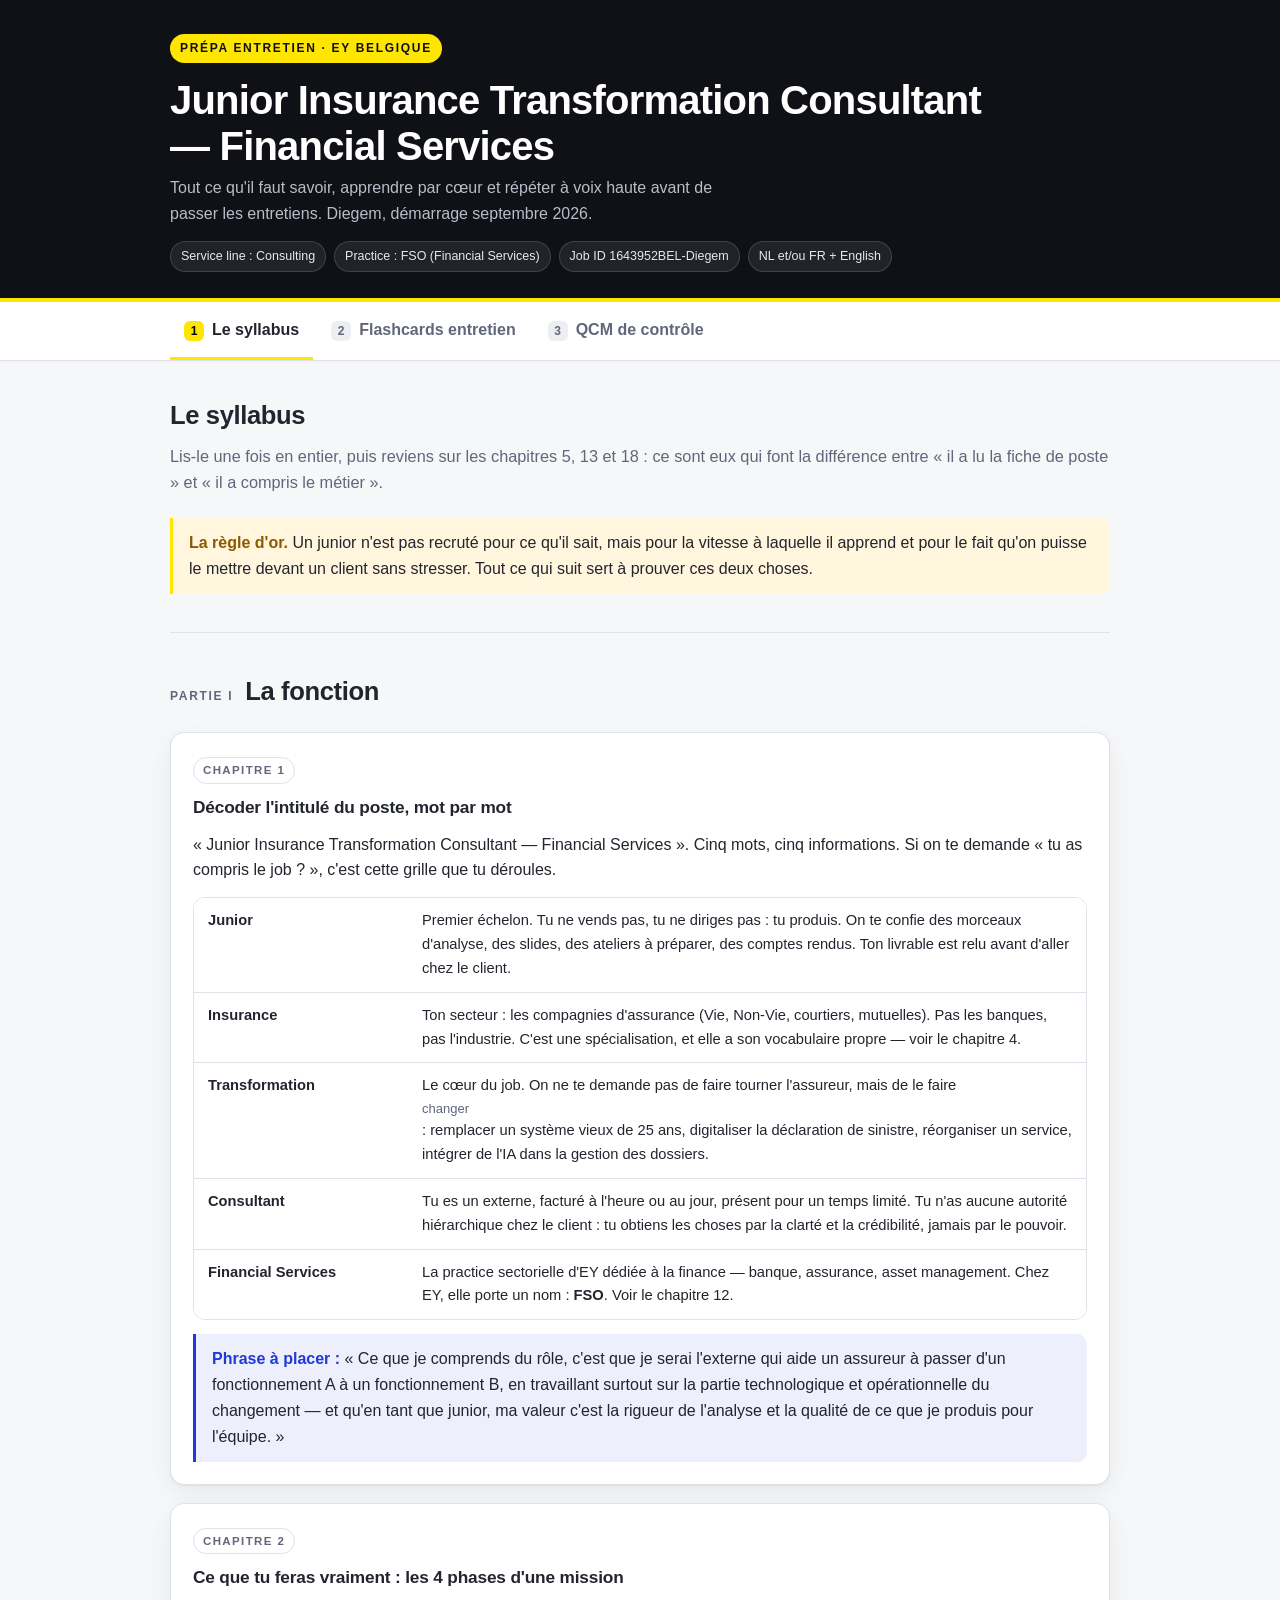
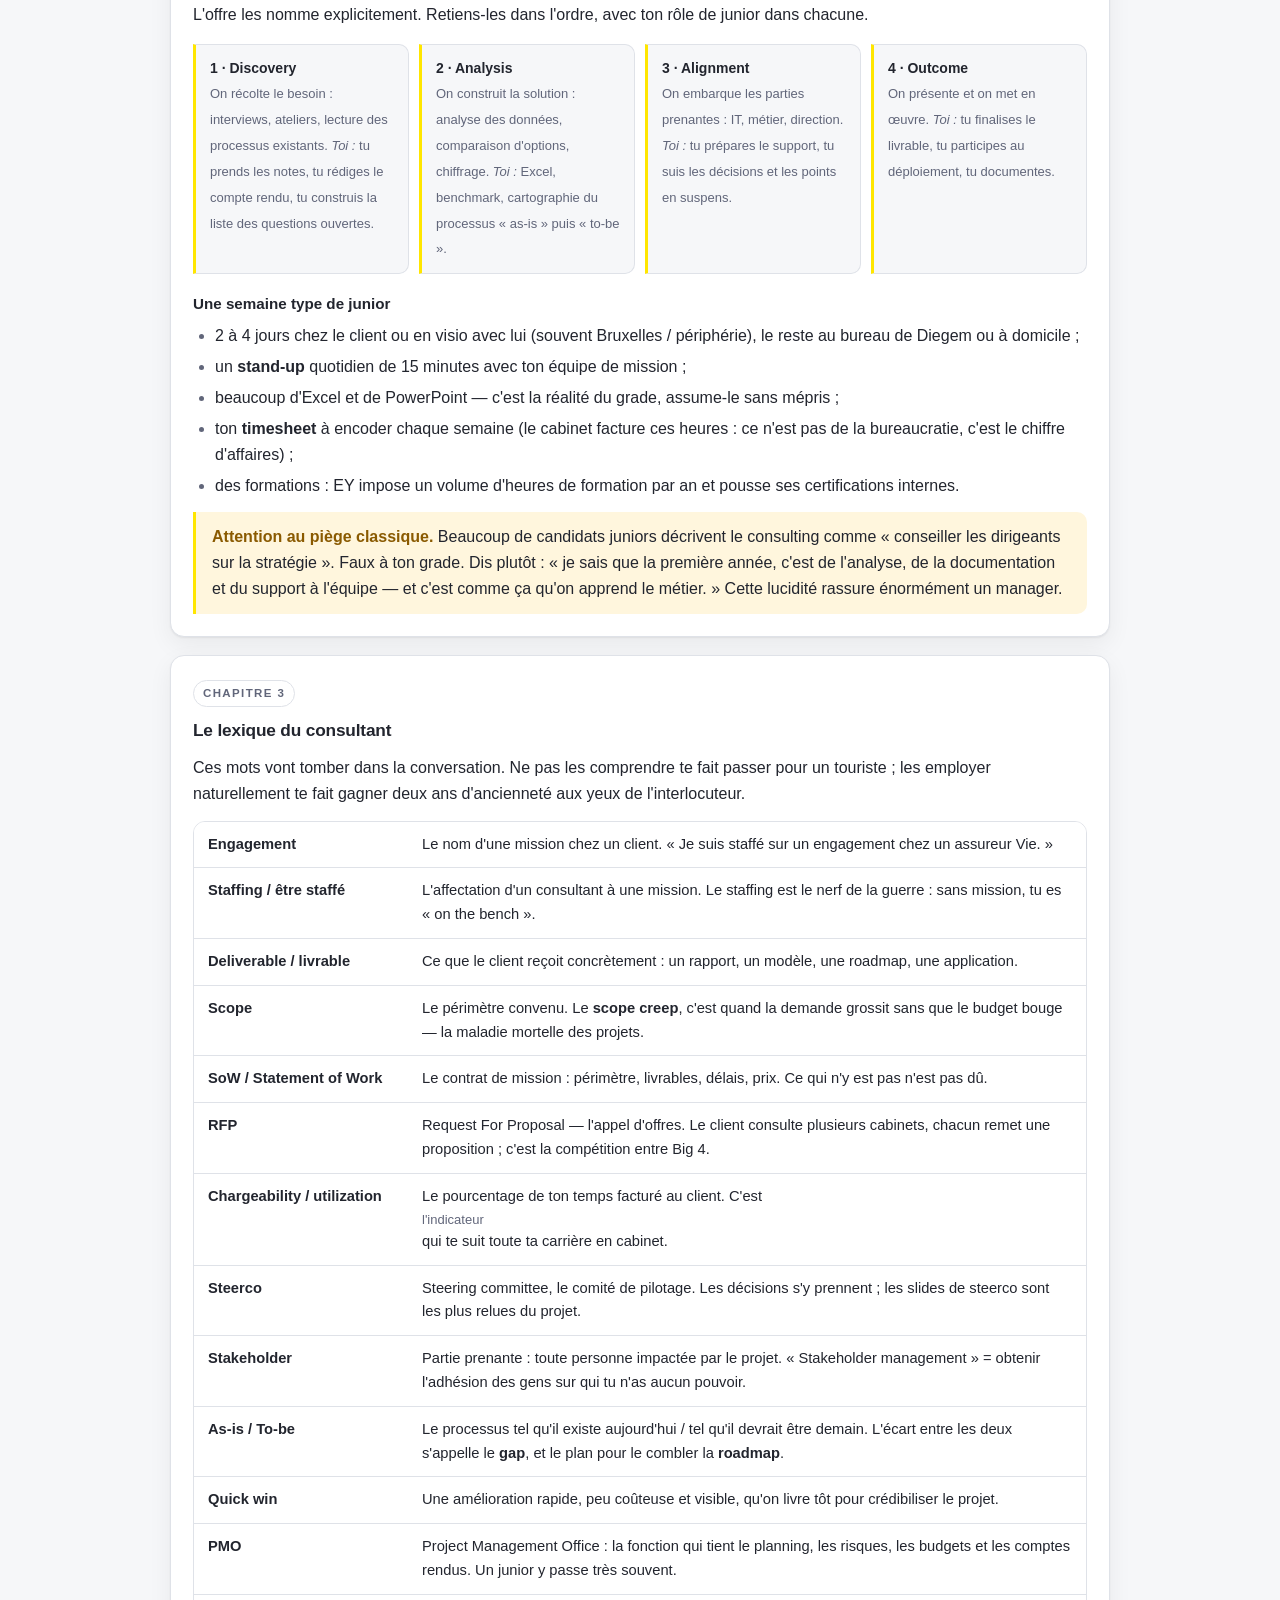
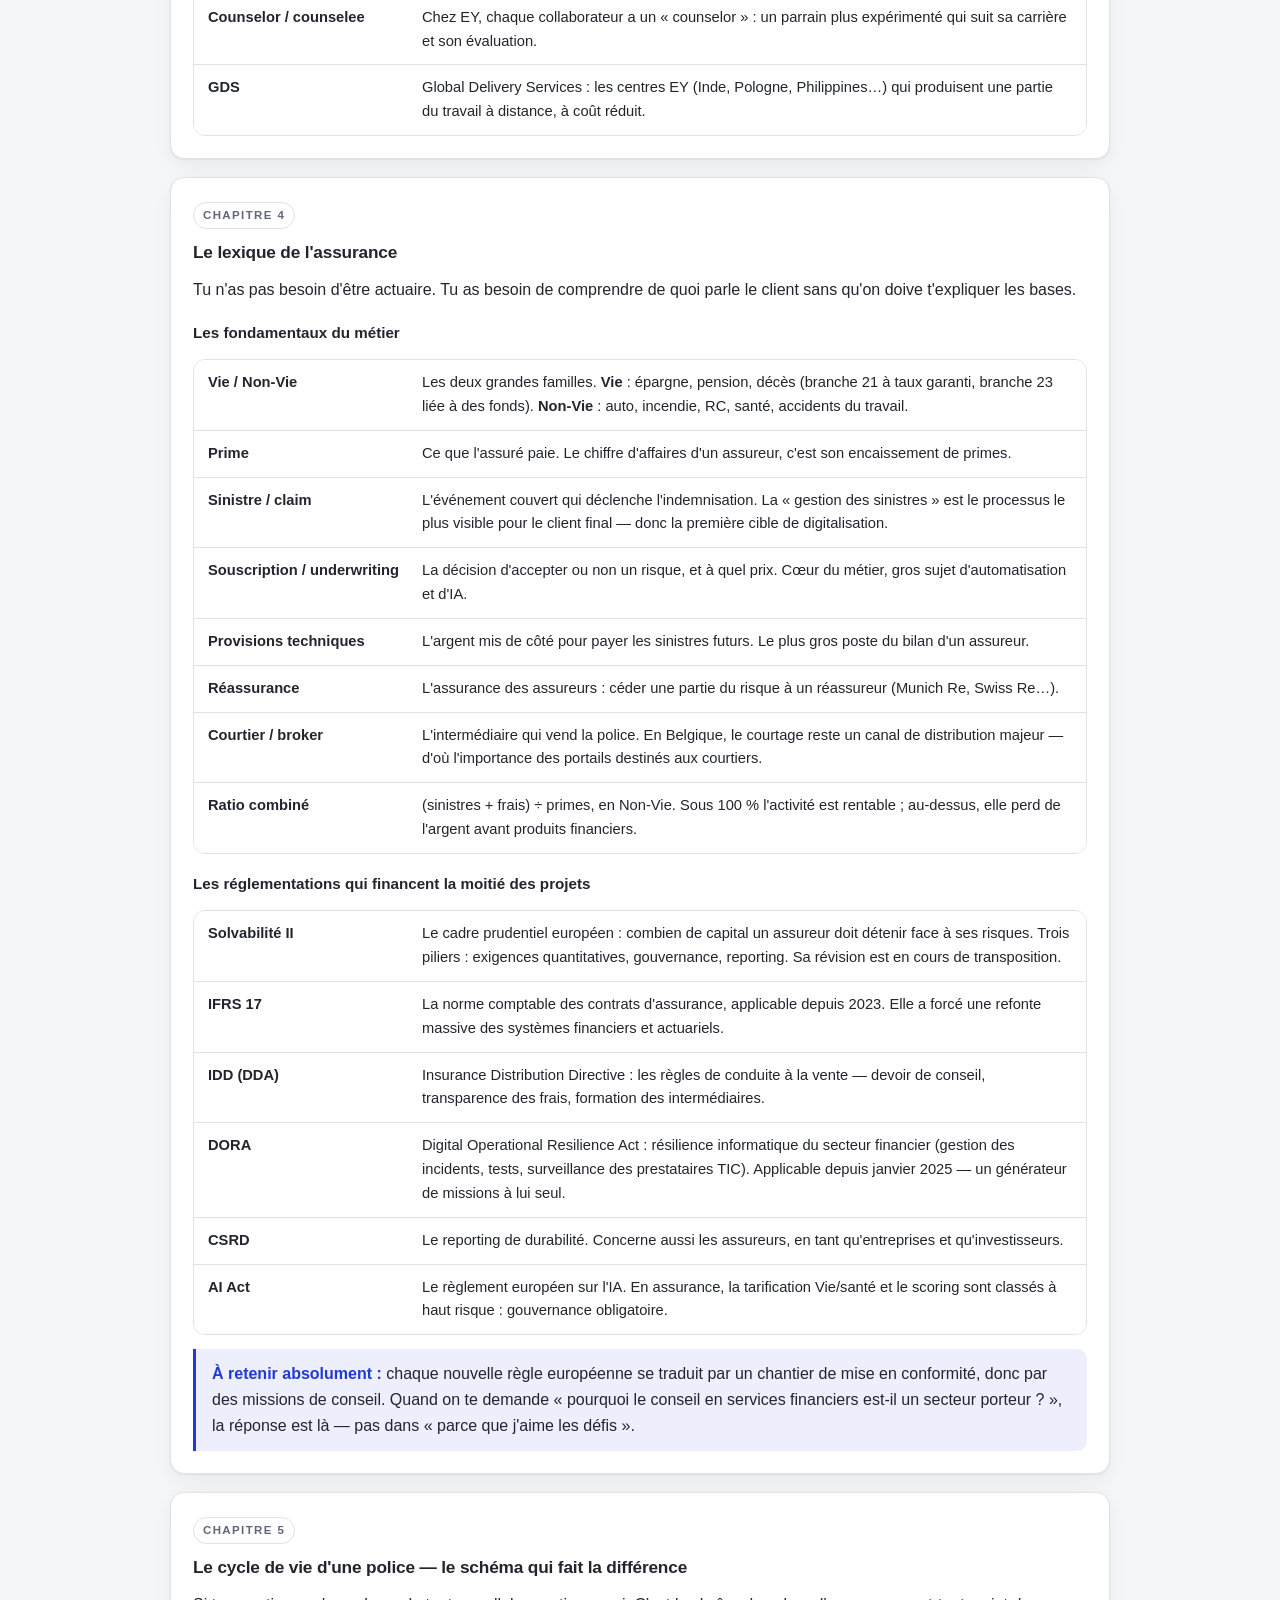
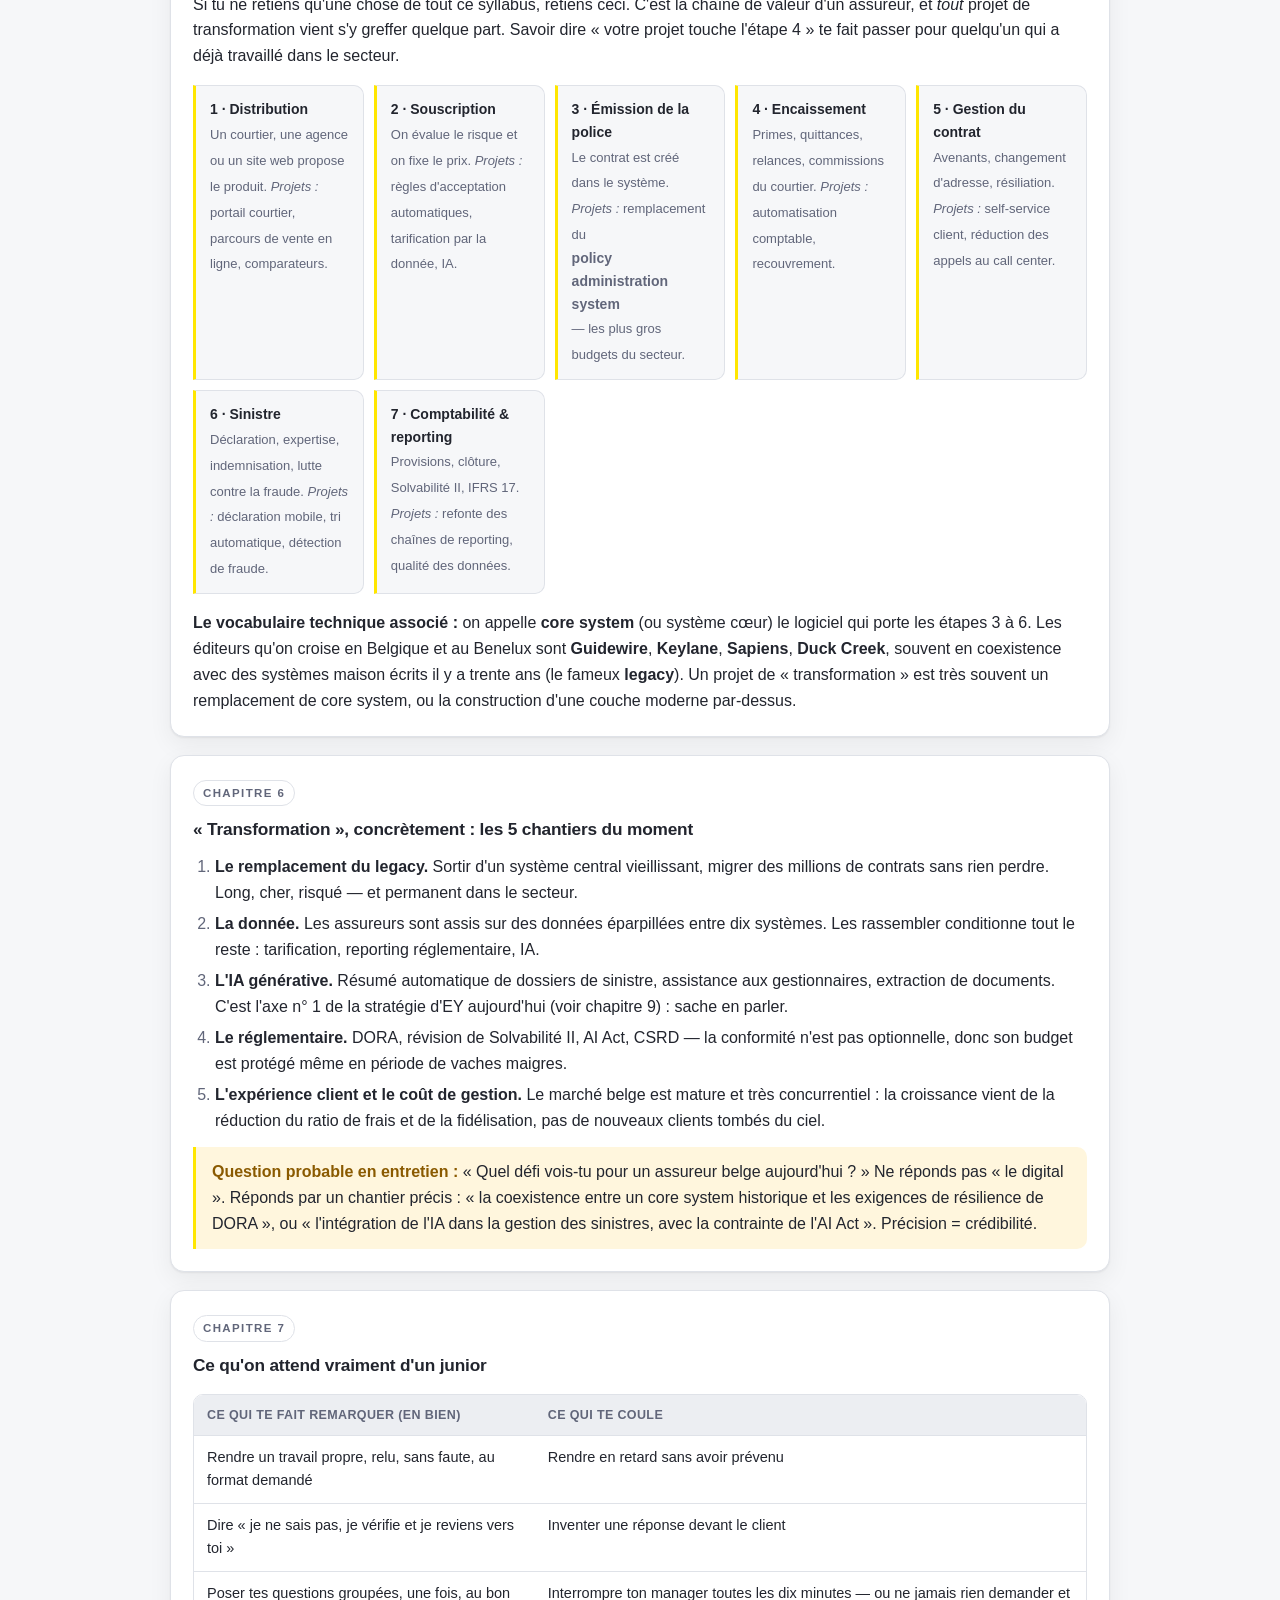
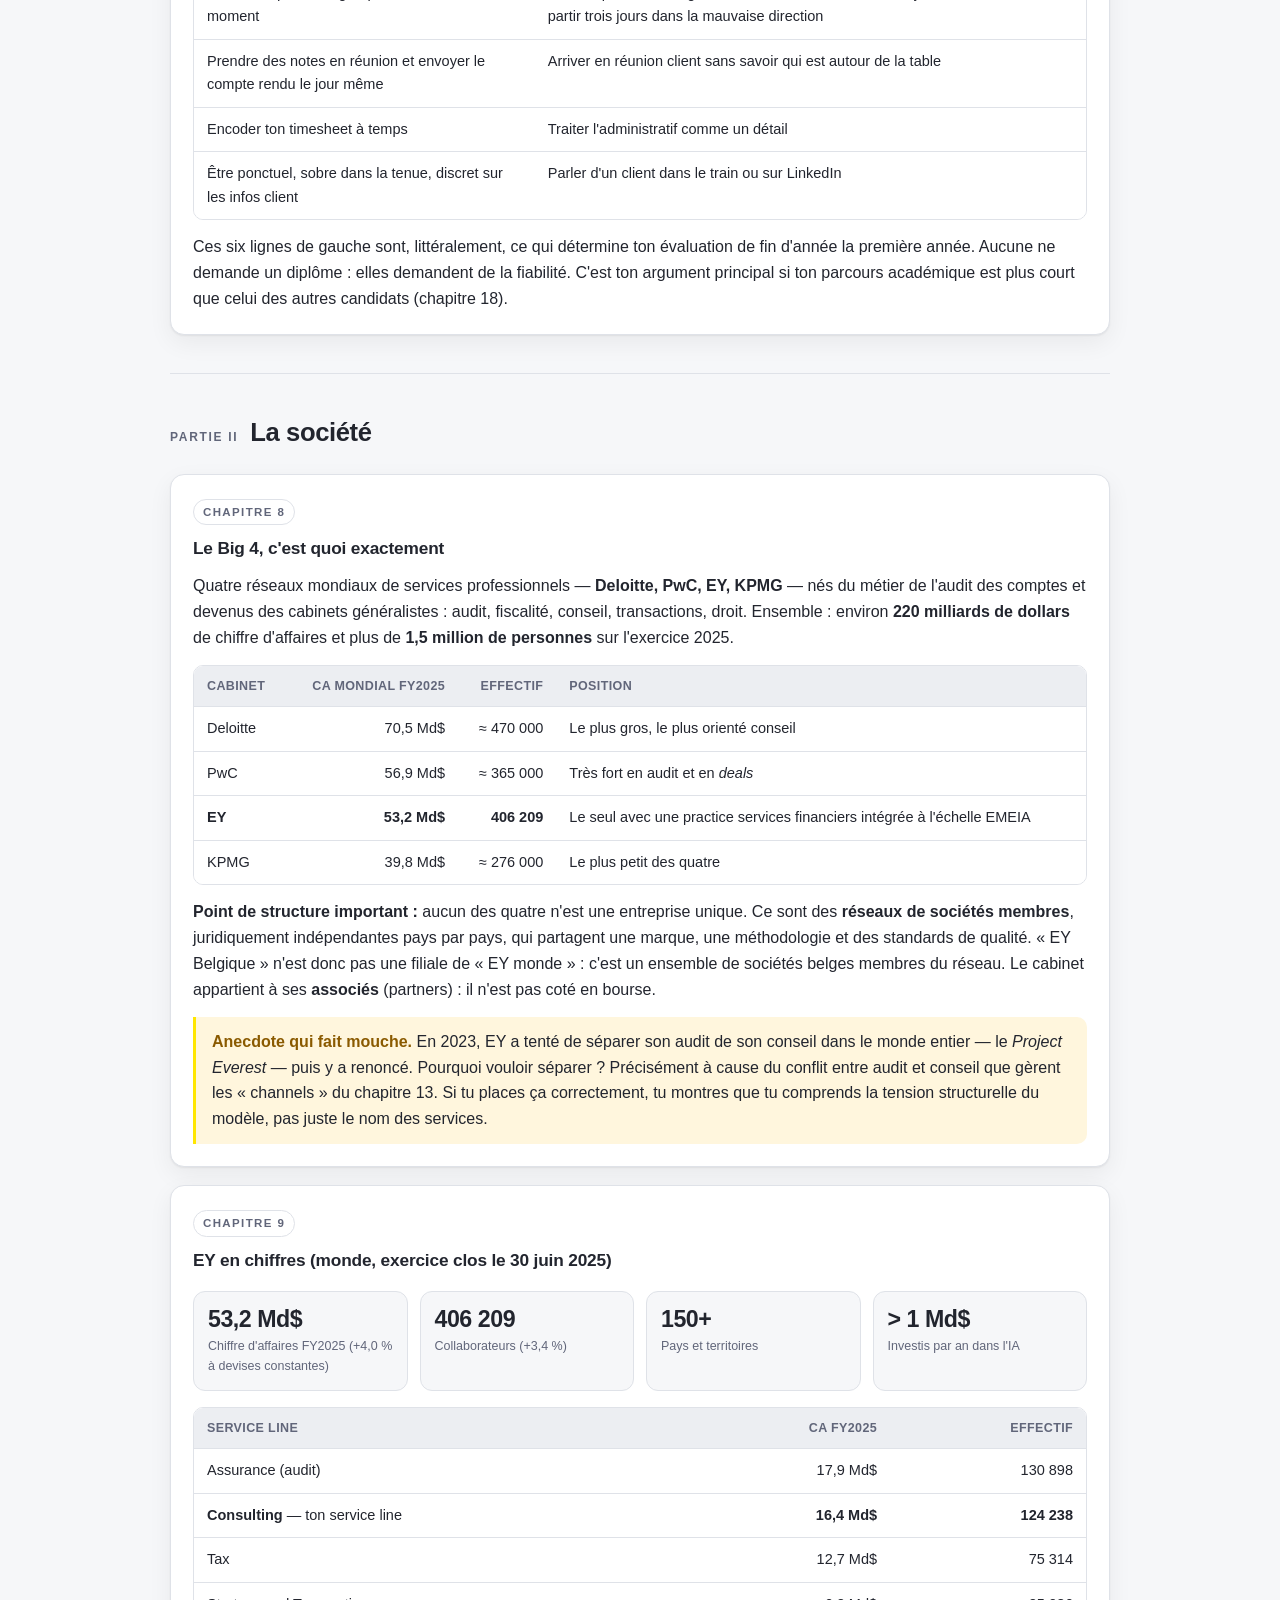
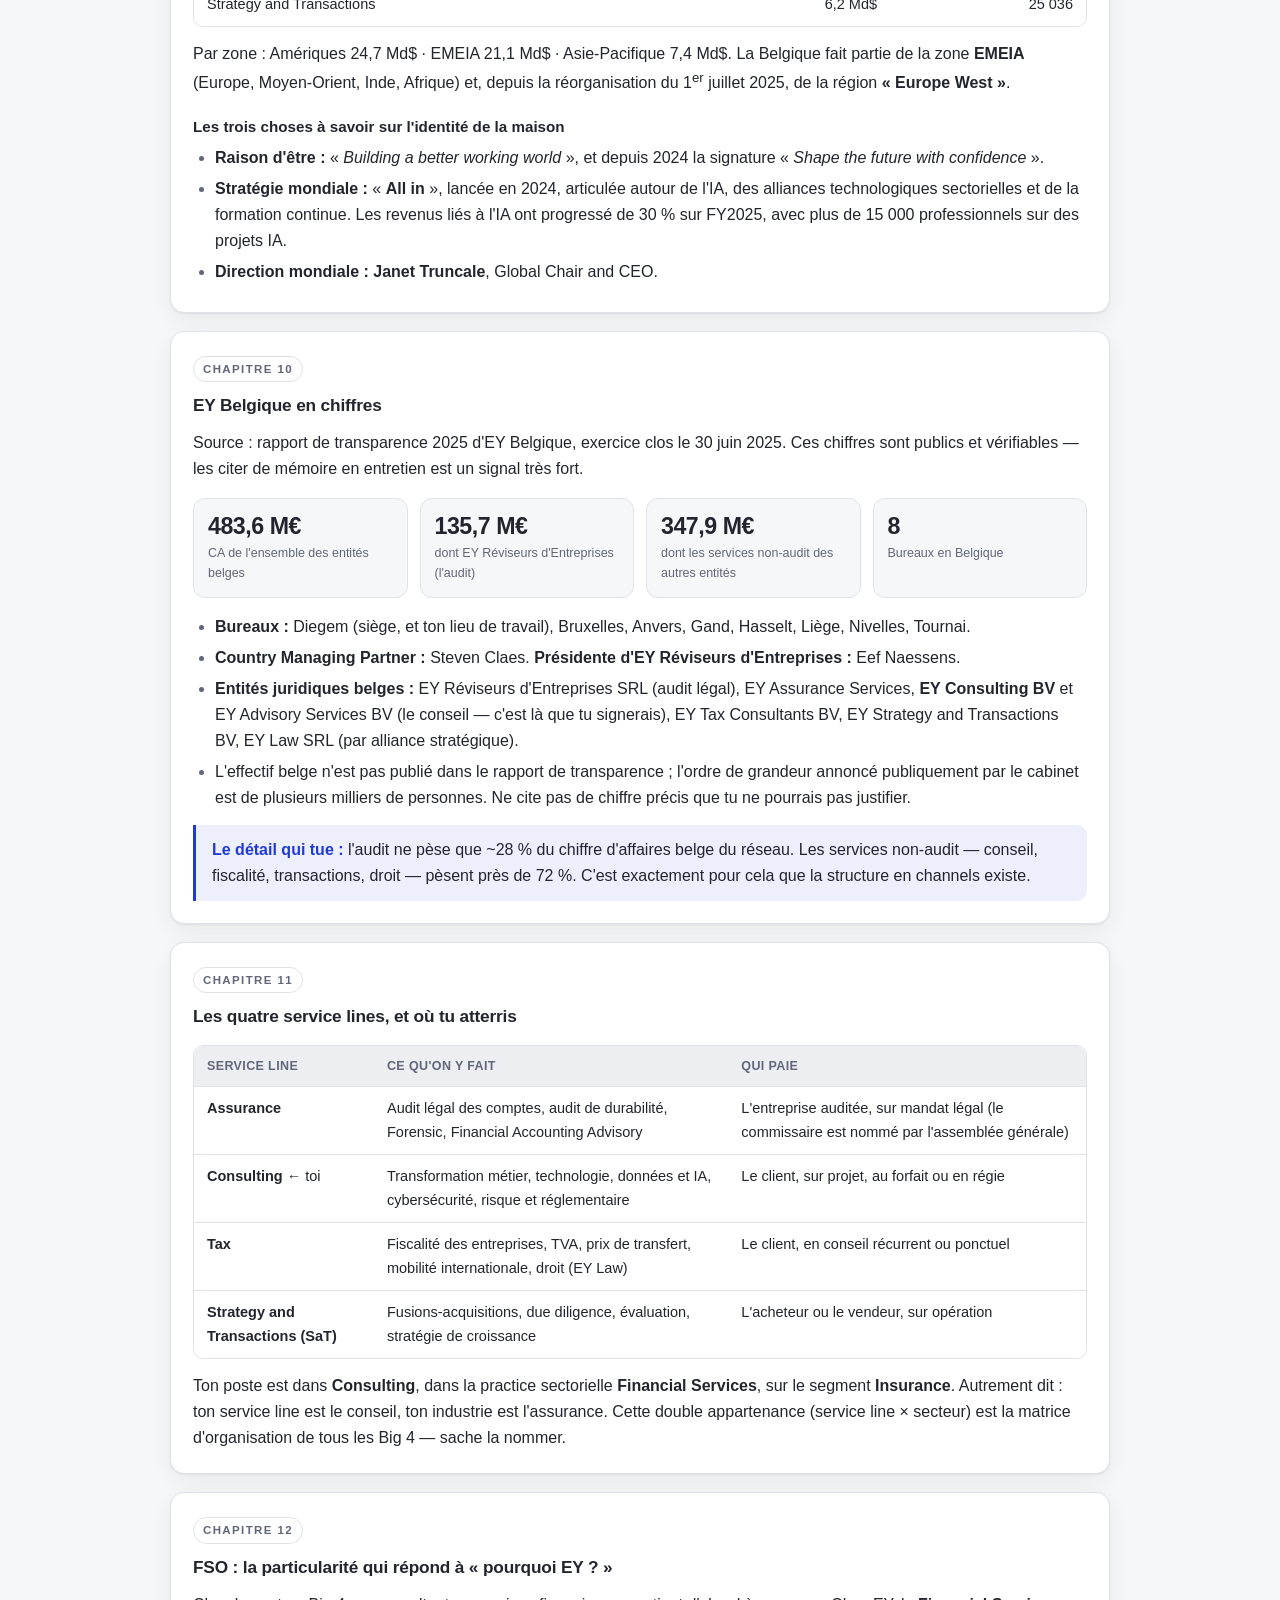
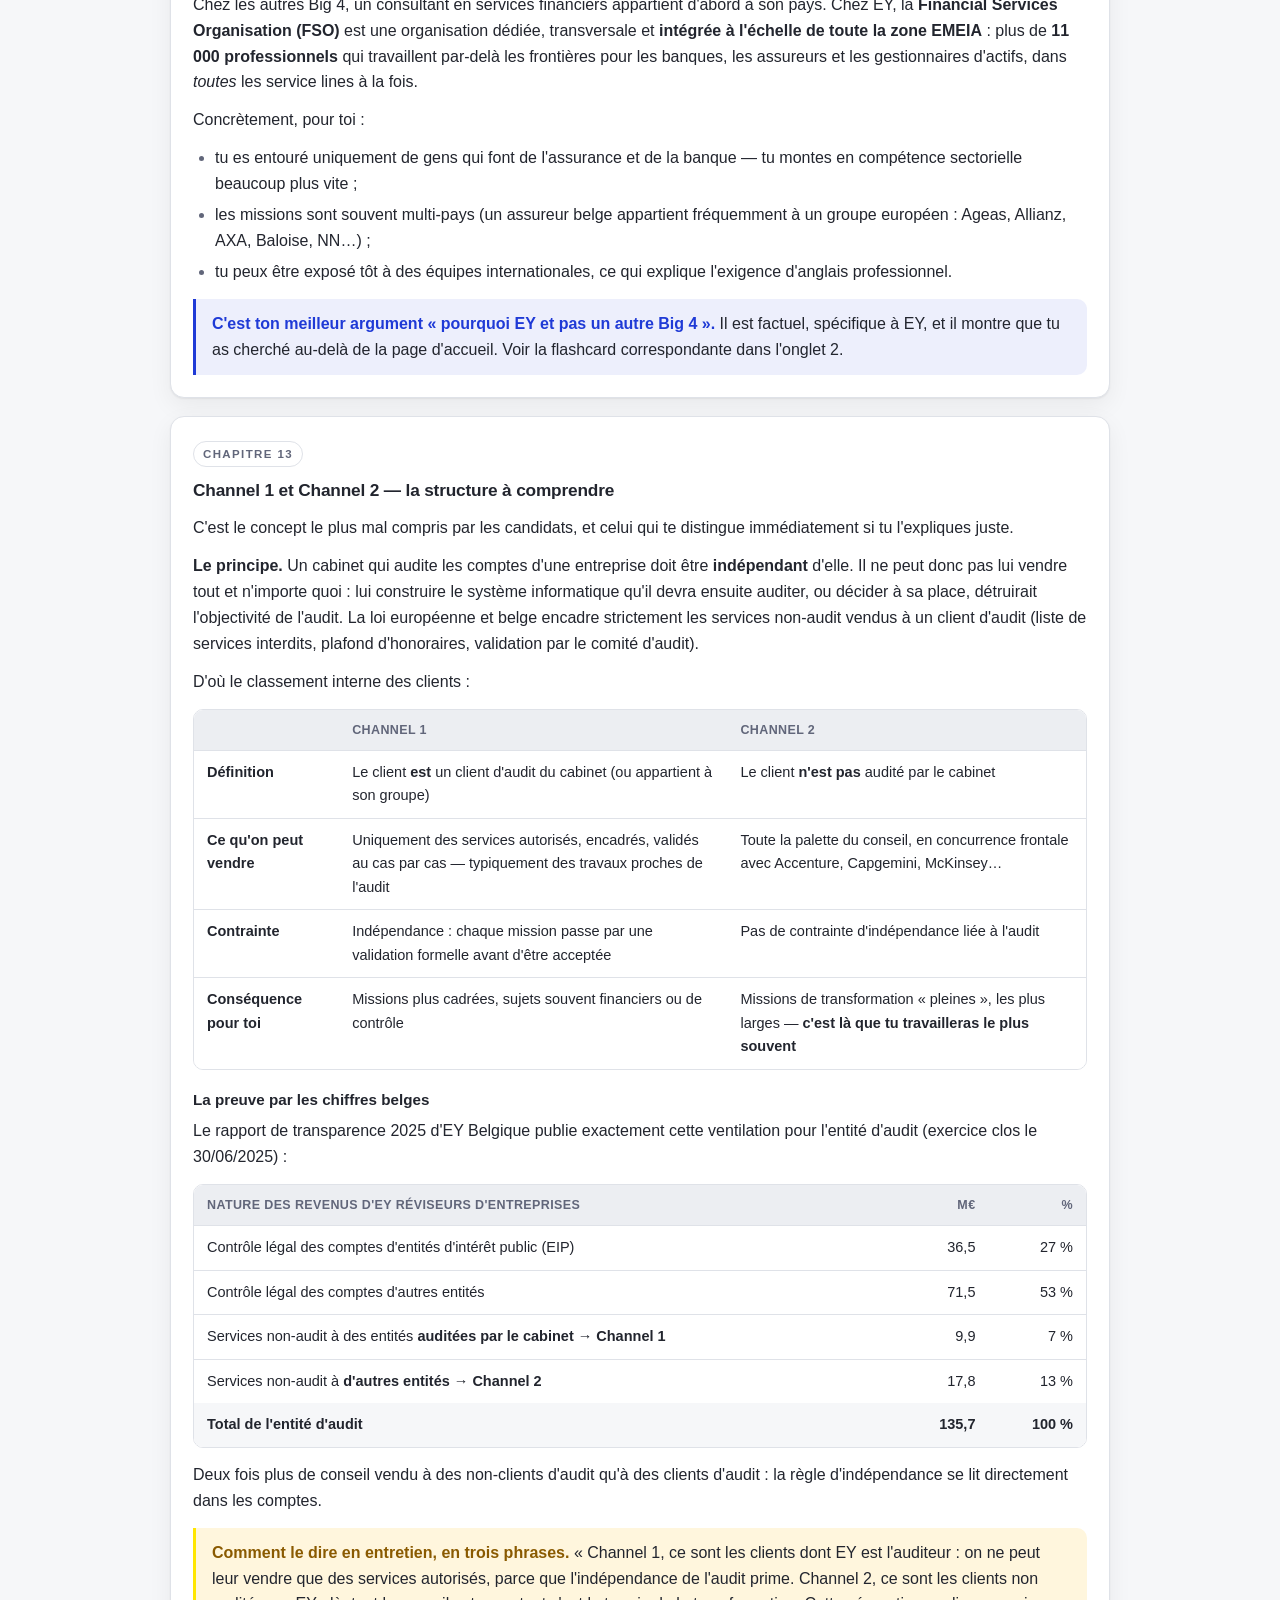
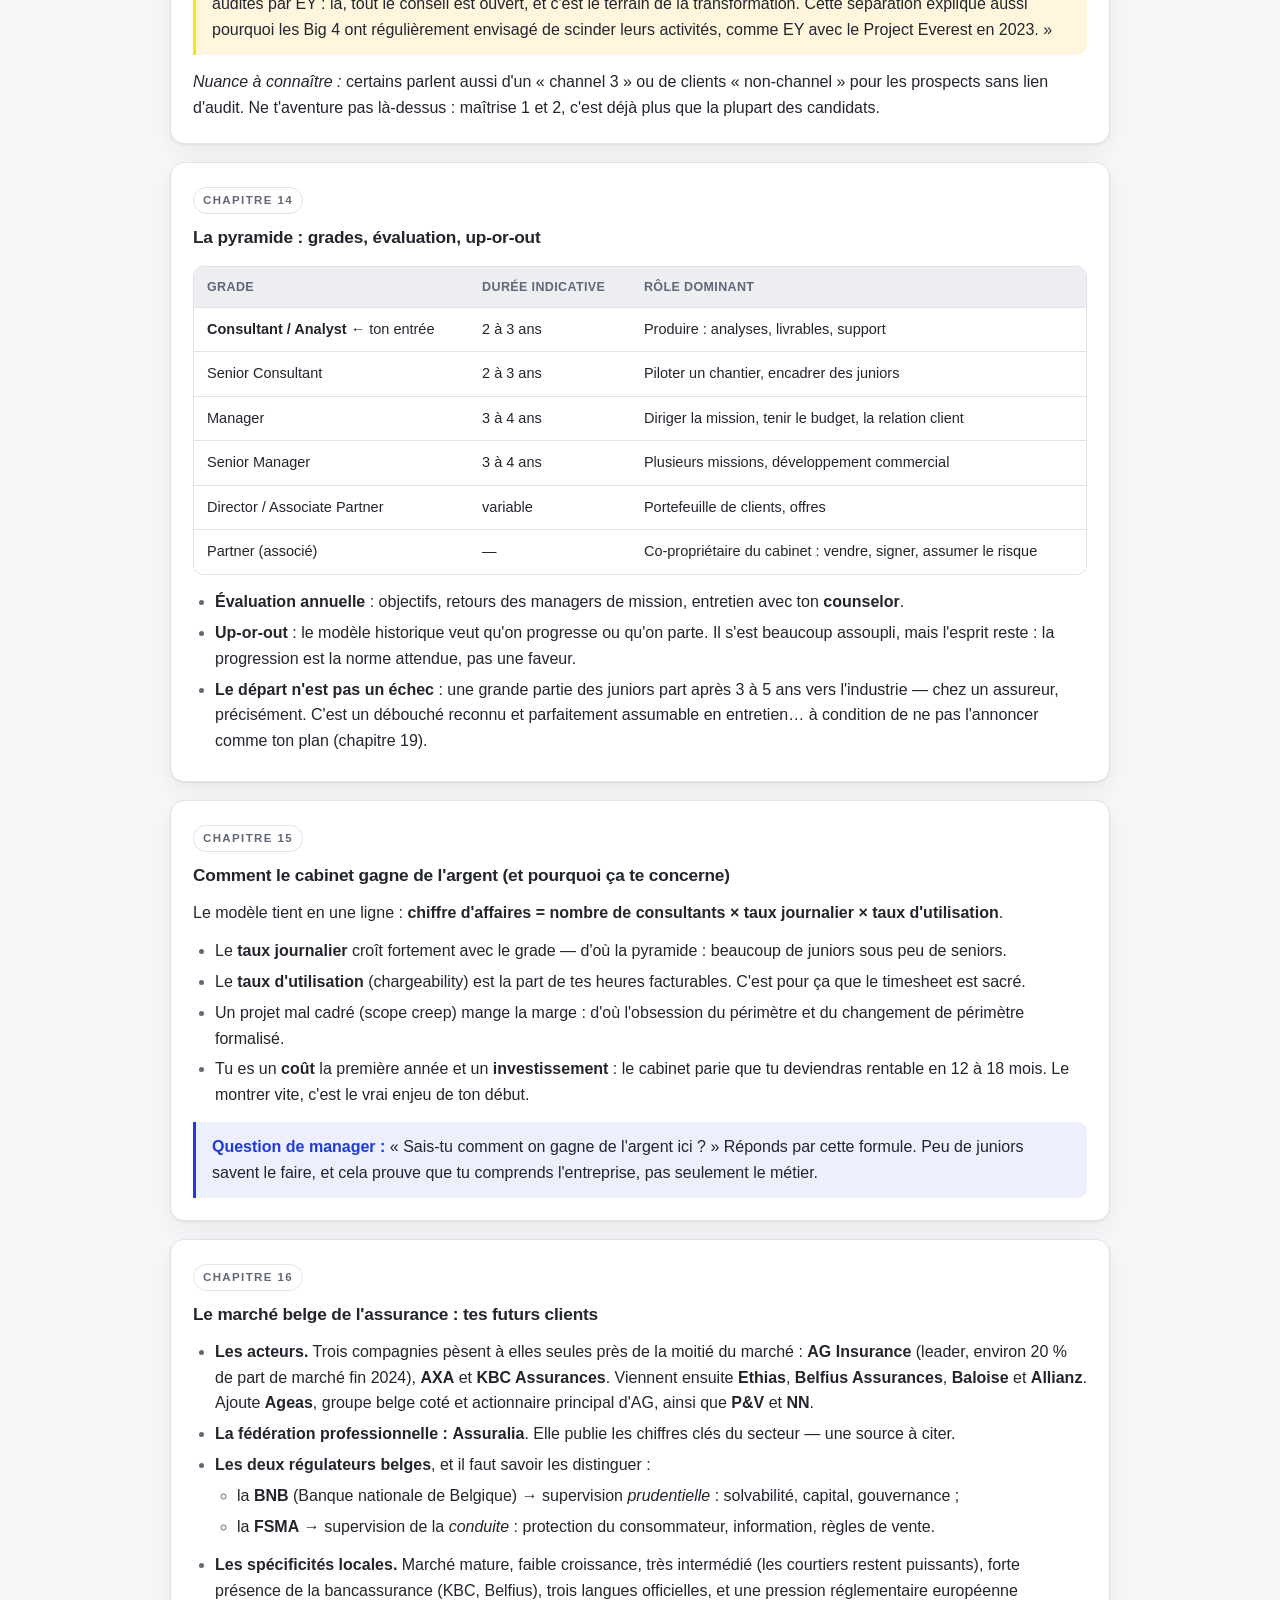
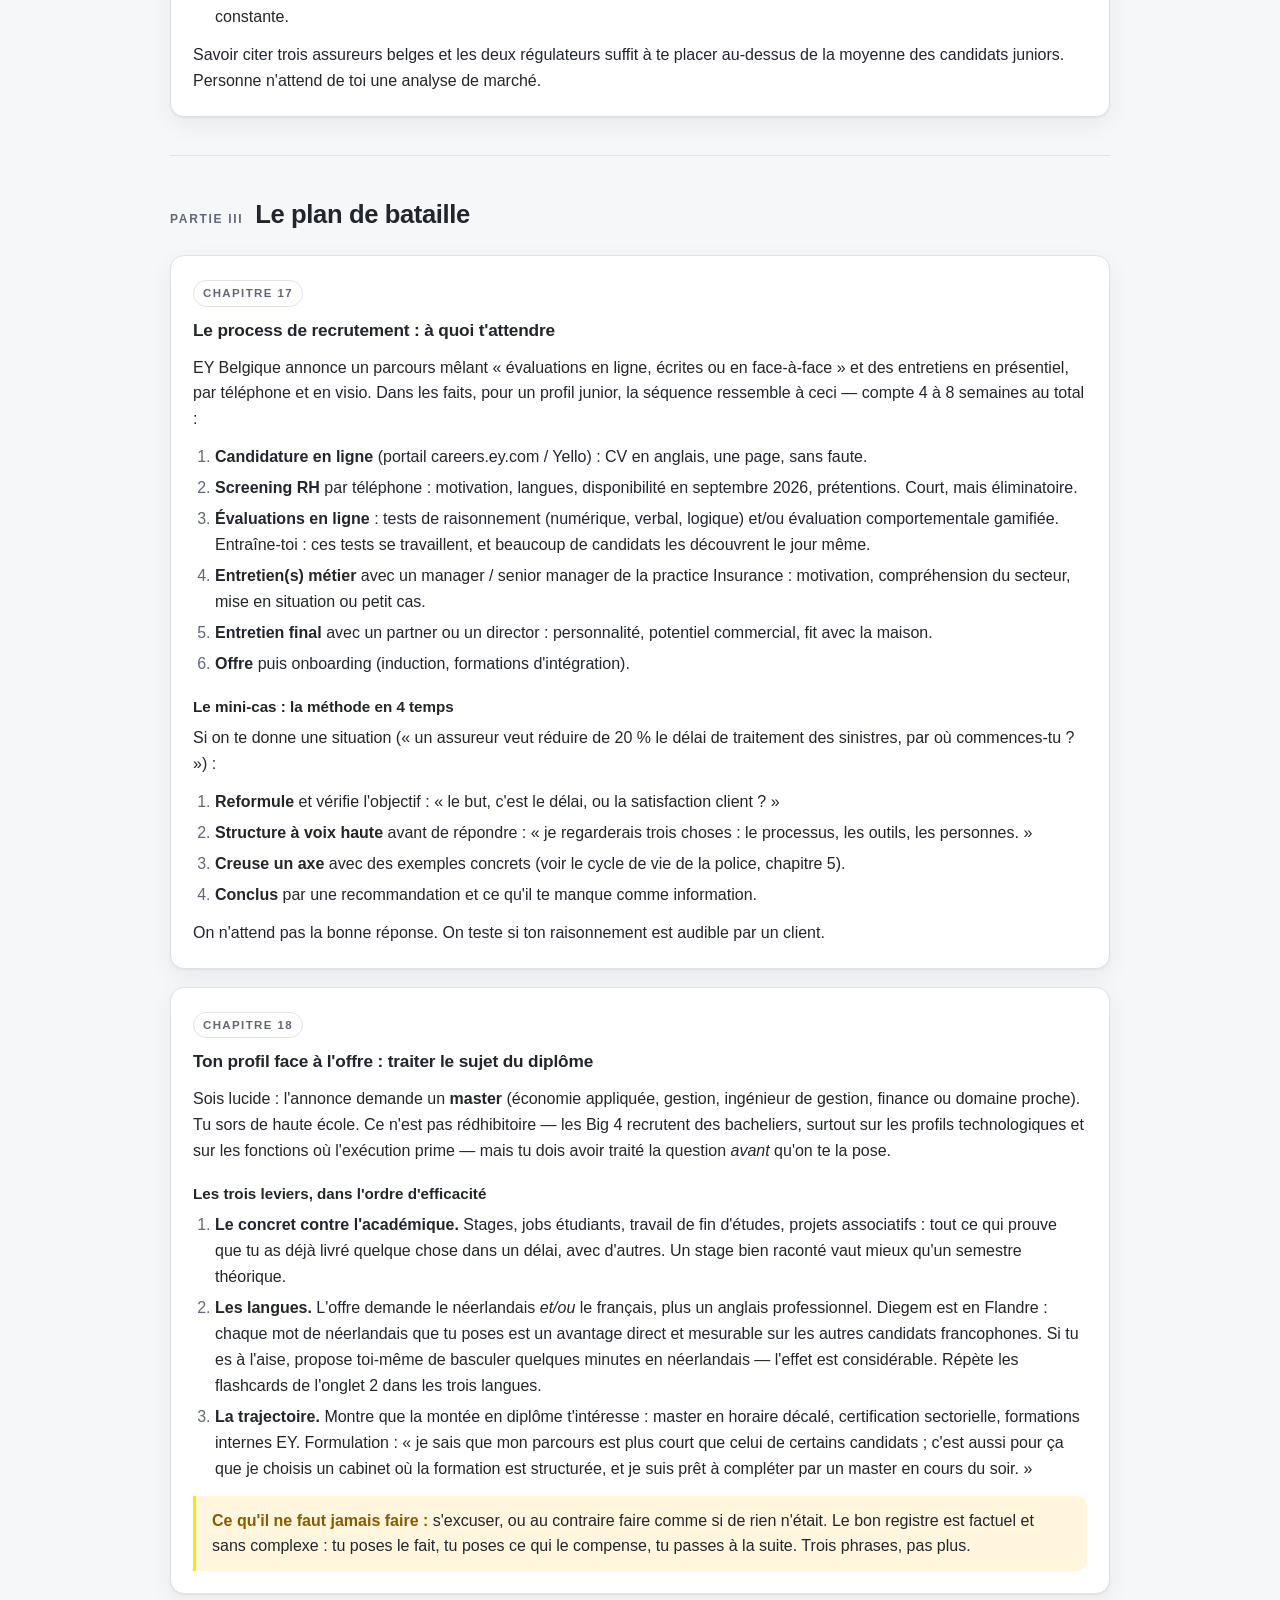
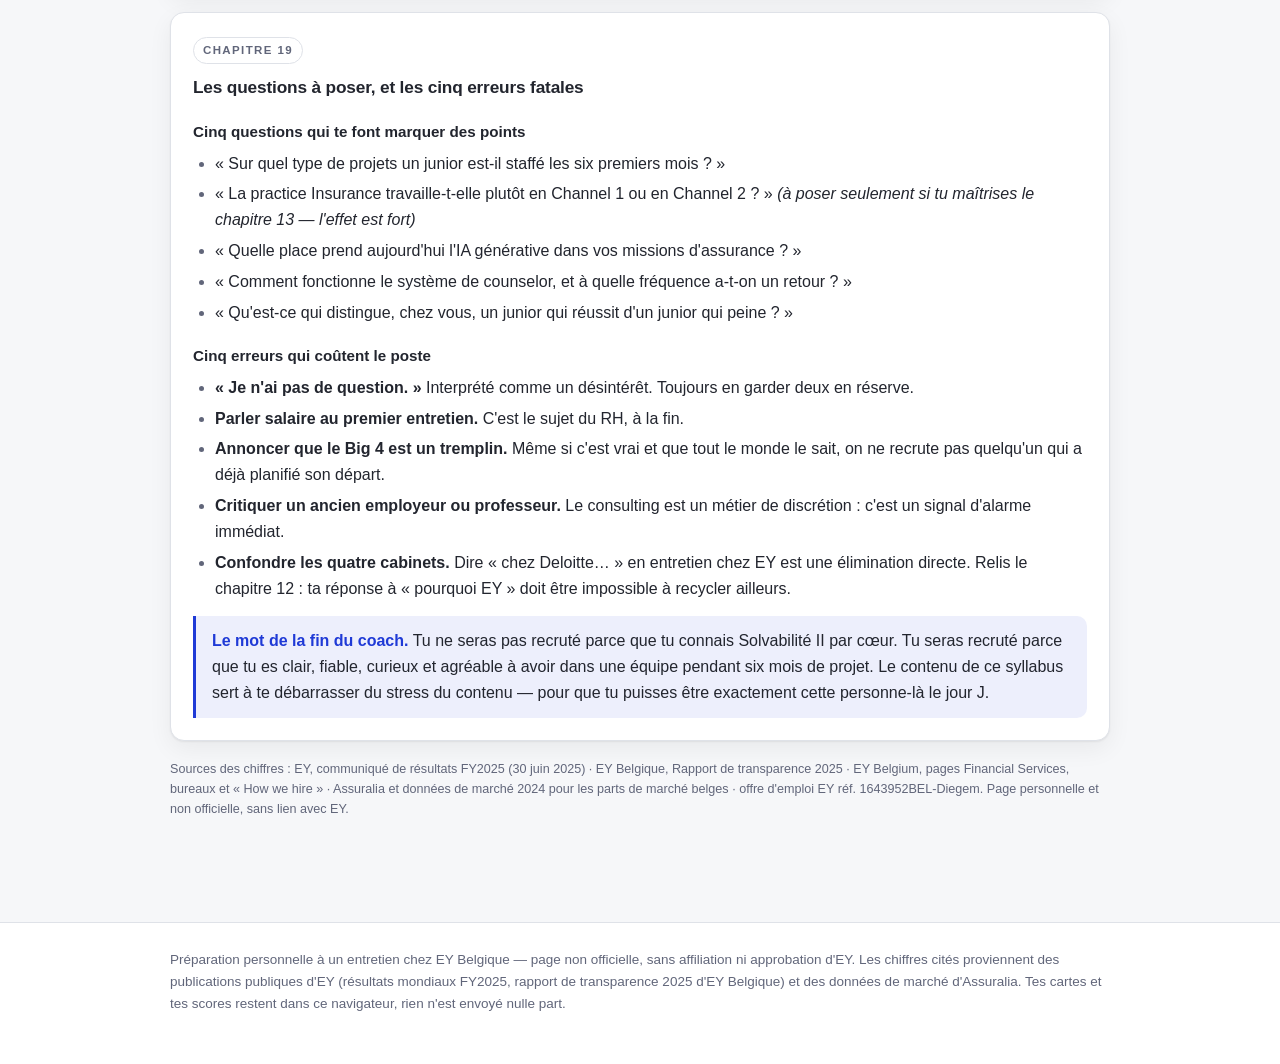
<file: Etudiant/index.html>
<!DOCTYPE html>
<html lang="fr">
<head>
<meta charset="utf-8">
<meta name="viewport" content="width=device-width, initial-scale=1">
<title>Prépa entretien — Junior Insurance Transformation Consultant · EY</title>
<meta name="description" content="Coaching complet pour décrocher le poste de Junior Insurance Transformation Consultant (Financial Services) chez EY Belgique : syllabus, flashcards FR/EN/NL, QCM.">
<meta name="robots" content="noindex">
<style>
:root{
  --ey-yellow:#ffe600;
  --ink:#0f1116;
  --ink-2:#2a2d38;
  --paper:#ffffff;
  --paper-2:#f6f7f9;
  --paper-3:#eceef2;
  --line:#dfe2e8;
  --text:#22252e;
  --muted:#61667a;
  --accent:#1f3ad6;
  --ok:#0f7a4d;
  --ok-bg:#e6f5ee;
  --ko:#b3261e;
  --ko-bg:#fdeceb;
  --warn:#8a5a00;
  --warn-bg:#fff6dd;
  --radius:14px;
  --shadow:0 1px 2px rgba(16,18,24,.06),0 8px 24px rgba(16,18,24,.06);
}
@media (prefers-color-scheme:dark){
  :root{
    --paper:#14161c;--paper-2:#191c24;--paper-3:#22262f;--line:#2e333f;
    --text:#e6e8ee;--muted:#9aa1b4;--ink:#0b0d11;--ink-2:#0f1116;
    --accent:#8fa4ff;--ok:#5fd39b;--ok-bg:#0f2a20;--ko:#ff8a80;--ko-bg:#2c1412;
    --warn:#ffcf5c;--warn-bg:#2b2312;
    --shadow:0 1px 2px rgba(0,0,0,.4),0 8px 24px rgba(0,0,0,.35);
  }
}
*{box-sizing:border-box}
html{scroll-behavior:smooth;scroll-padding-top:96px}
body{
  margin:0;background:var(--paper-2);color:var(--text);
  font-family:-apple-system,BlinkMacSystemFont,"Segoe UI",Roboto,Helvetica,Arial,sans-serif;
  font-size:16px;line-height:1.62;-webkit-font-smoothing:antialiased;
}
.wrap{max-width:980px;margin:0 auto;padding:0 20px}

/* ---------- header ---------- */
header.top{background:var(--ink);color:#fff;padding:34px 0 26px;border-bottom:4px solid var(--ey-yellow)}
.kicker{display:inline-flex;align-items:center;gap:8px;font-size:12px;font-weight:800;letter-spacing:.14em;
  text-transform:uppercase;color:var(--ink);background:var(--ey-yellow);padding:5px 10px;border-radius:999px}
header.top h1{margin:14px 0 6px;font-size:clamp(1.6rem,4.4vw,2.5rem);line-height:1.15;letter-spacing:-.02em;font-weight:800}
header.top p{margin:0;color:#b9bdca;max-width:62ch}
header.top .meta{margin-top:14px;display:flex;flex-wrap:wrap;gap:8px}
header.top .meta span{font-size:12.5px;background:rgba(255,255,255,.08);border:1px solid rgba(255,255,255,.14);
  padding:4px 10px;border-radius:999px;color:#e7e9f0}

/* ---------- tabs ---------- */
nav.tabs{position:sticky;top:0;z-index:40;background:var(--paper);border-bottom:1px solid var(--line);
  box-shadow:0 1px 0 rgba(0,0,0,.02)}
nav.tabs .wrap{display:flex;gap:4px;overflow-x:auto;scrollbar-width:none}
nav.tabs .wrap::-webkit-scrollbar{display:none}
nav.tabs button{
  appearance:none;border:0;background:none;color:var(--muted);font:inherit;font-weight:650;
  padding:15px 14px;cursor:pointer;border-bottom:3px solid transparent;white-space:nowrap;
}
nav.tabs button:hover{color:var(--text)}
nav.tabs button[aria-selected="true"]{color:var(--text);border-bottom-color:var(--ey-yellow)}
nav.tabs button .num{display:inline-block;min-width:20px;height:20px;line-height:20px;text-align:center;
  background:var(--paper-3);border-radius:6px;font-size:12px;margin-right:8px;color:var(--muted)}
nav.tabs button[aria-selected="true"] .num{background:var(--ey-yellow);color:#000}

main{padding:34px 0 90px}
section[role="tabpanel"][hidden]{display:none}

/* ---------- typography ---------- */
h2{font-size:clamp(1.25rem,3vw,1.6rem);letter-spacing:-.015em;margin:0 0 6px;font-weight:800}
h3{font-size:1.08rem;margin:0 0 10px;font-weight:750;letter-spacing:-.01em}
h4{font-size:.95rem;margin:18px 0 6px;font-weight:750}
p{margin:0 0 12px}
a{color:var(--accent)}
.lead{color:var(--muted);font-size:1.02rem;margin-bottom:22px}
.part{margin:0 0 14px;display:flex;align-items:baseline;gap:12px;padding-top:8px}
.part .n{font-size:12px;font-weight:800;letter-spacing:.14em;color:var(--muted);text-transform:uppercase}
hr.sep{border:0;border-top:1px solid var(--line);margin:38px 0 30px}

/* ---------- cards ---------- */
.card{background:var(--paper);border:1px solid var(--line);border-radius:var(--radius);padding:22px;
  margin:0 0 18px;box-shadow:var(--shadow);scroll-margin-top:100px}
.card > :last-child{margin-bottom:0}
.card.flash{animation:flashon 1.6s ease}
@keyframes flashon{0%,55%{box-shadow:0 0 0 3px var(--ey-yellow),var(--shadow)}100%{box-shadow:var(--shadow)}}
.chapno{display:inline-block;font-size:11.5px;font-weight:800;letter-spacing:.12em;text-transform:uppercase;
  color:var(--muted);border:1px solid var(--line);border-radius:999px;padding:3px 9px;margin-bottom:10px}
.note{border-left:3px solid var(--ey-yellow);background:var(--warn-bg);color:var(--text);
  padding:12px 16px;border-radius:0 10px 10px 0;margin:14px 0}
.note strong{color:var(--warn)}
.note.blue{border-left-color:var(--accent);background:color-mix(in srgb,var(--accent) 8%,transparent)}
.note.blue strong{color:var(--accent)}

/* ---------- lists & tables ---------- */
ul,ol{margin:0 0 12px;padding-left:22px}
li{margin:5px 0}
li::marker{color:var(--muted)}
.tw{overflow-x:auto;-webkit-overflow-scrolling:touch;margin:14px 0;border:1px solid var(--line);border-radius:10px}
table{border-collapse:collapse;width:100%;min-width:520px;font-size:14.5px;background:var(--paper)}
th,td{text-align:left;padding:10px 13px;border-bottom:1px solid var(--line);vertical-align:top}
th{background:var(--paper-3);font-weight:750;font-size:12.5px;letter-spacing:.03em;text-transform:uppercase;color:var(--muted)}
tr:last-child td{border-bottom:0}
td.num,th.num{text-align:right;font-variant-numeric:tabular-nums;white-space:nowrap}
tfoot td{font-weight:750;background:var(--paper-2)}

/* ---------- stats ---------- */
.stats{display:grid;grid-template-columns:repeat(auto-fit,minmax(150px,1fr));gap:12px;margin:16px 0}
.stat{background:var(--paper-2);border:1px solid var(--line);border-radius:12px;padding:14px}
.stat b{display:block;font-size:1.45rem;font-weight:800;letter-spacing:-.02em;line-height:1.2}
.stat span{font-size:12.5px;color:var(--muted);display:block;margin-top:2px}

/* ---------- glossary ---------- */
.gloss{display:grid;gap:0;margin:14px 0;border:1px solid var(--line);border-radius:12px;overflow:hidden}
.gloss div{display:grid;grid-template-columns:200px 1fr;gap:14px;padding:11px 14px;border-bottom:1px solid var(--line);
  font-size:14.7px;background:var(--paper)}
.gloss div:last-child{border-bottom:0}
.gloss dt,.gloss b{font-weight:750}
.gloss em{color:var(--muted);font-style:normal;font-size:13px;display:block}
@media(max-width:640px){.gloss div{grid-template-columns:1fr;gap:2px}}

/* ---------- pipeline ---------- */
.flow{display:grid;grid-template-columns:repeat(auto-fit,minmax(160px,1fr));gap:10px;margin:16px 0}
.flow .step{background:var(--paper-2);border:1px solid var(--line);border-left:3px solid var(--ey-yellow);
  border-radius:0 10px 10px 0;padding:12px 14px}
.flow .step b{display:block;font-size:14px}
.flow .step span{font-size:13px;color:var(--muted)}

/* ---------- buttons ---------- */
.btn{appearance:none;font:inherit;font-weight:650;cursor:pointer;border-radius:10px;padding:9px 15px;
  border:1px solid var(--line);background:var(--paper);color:var(--text);transition:transform .06s ease}
.btn:hover{background:var(--paper-3)}
.btn:active{transform:translateY(1px)}
.btn.primary{background:var(--ey-yellow);border-color:#e0ca00;color:#111}
.btn.primary:hover{filter:brightness(1.05)}
.btn.ghost{background:none}
.btn.sm{padding:6px 11px;font-size:13.5px}
.btn.danger{color:var(--ko);border-color:color-mix(in srgb,var(--ko) 35%,var(--line))}
.toolbar{display:flex;flex-wrap:wrap;gap:10px;align-items:center;margin:0 0 18px}
.spacer{flex:1}

/* ---------- lang radios ---------- */
.langpick{display:inline-flex;background:var(--paper-3);border-radius:10px;padding:3px;gap:2px;border:1px solid var(--line)}
.langpick label{display:inline-flex;align-items:center;gap:6px;padding:6px 12px;border-radius:8px;cursor:pointer;
  font-size:14px;font-weight:650;color:var(--muted)}
.langpick input{accent-color:var(--ink-2);margin:0}
.langpick label:has(input:checked){background:var(--paper);color:var(--text);box-shadow:0 1px 2px rgba(0,0,0,.08)}

/* ---------- flashcards ---------- */
.fc-grid{display:grid;grid-template-columns:repeat(auto-fill,minmax(300px,1fr));gap:16px}
.fc{background:var(--paper);border:1px solid var(--line);border-radius:var(--radius);box-shadow:var(--shadow);
  display:flex;flex-direction:column;overflow:hidden}
.fc header{padding:16px 18px 0;display:flex;align-items:flex-start;gap:10px}
.fc .tag{font-size:11px;font-weight:800;letter-spacing:.1em;text-transform:uppercase;color:var(--muted)}
.fc .q{padding:6px 18px 14px;font-weight:700;font-size:1.02rem;line-height:1.45}
.fc .a{padding:0 18px 16px;border-top:1px dashed var(--line);margin-top:auto}
.fc .a[hidden]{display:none}
.fc .a .lbl{font-size:11px;font-weight:800;letter-spacing:.1em;text-transform:uppercase;color:var(--muted);
  margin:14px 0 6px}
.fc .a p{font-size:14.6px;margin:0 0 10px;white-space:pre-wrap}
.fc .tip{background:var(--warn-bg);border-radius:8px;padding:9px 12px;font-size:13.4px;color:var(--text)}
.fc .tip b{color:var(--warn)}
.fc footer{display:flex;gap:8px;padding:0 18px 16px;flex-wrap:wrap}
.fc .missing{color:var(--muted);font-style:italic}

/* ---------- modal ---------- */
dialog{border:0;padding:0;border-radius:16px;max-width:680px;width:calc(100% - 32px);
  background:var(--paper);color:var(--text);box-shadow:0 24px 70px rgba(0,0,0,.35)}
dialog::backdrop{background:rgba(8,10,14,.55)}
dialog .dlg-head{padding:20px 22px 0}
dialog h3{margin:0 0 4px}
dialog form{padding:0 22px 20px;max-height:min(74vh,700px);overflow:auto}
.field{margin:14px 0}
.field label{display:block;font-size:12.5px;font-weight:750;letter-spacing:.03em;text-transform:uppercase;
  color:var(--muted);margin-bottom:5px}
.field textarea,.field input{width:100%;font:inherit;font-size:15px;padding:10px 12px;border-radius:10px;
  border:1px solid var(--line);background:var(--paper-2);color:var(--text);resize:vertical}
.field textarea:focus,.field input:focus{outline:2px solid var(--ey-yellow);outline-offset:-1px}
.dlg-foot{display:flex;gap:10px;padding:14px 22px 20px;border-top:1px solid var(--line);flex-wrap:wrap;align-items:center}

/* ---------- quiz ---------- */
.qz{background:var(--paper);border:1px solid var(--line);border-radius:var(--radius);padding:20px 22px;
  margin:0 0 16px;box-shadow:var(--shadow)}
.qz .qtitle{font-weight:700;margin:0 0 14px;display:flex;gap:10px}
.qz .qtitle .idx{flex:none;width:26px;height:26px;border-radius:8px;background:var(--ink);color:var(--ey-yellow);
  display:grid;place-items:center;font-size:13px;font-weight:800}
.opts{display:grid;gap:8px}
.opt{display:flex;gap:11px;align-items:flex-start;border:1px solid var(--line);border-radius:10px;padding:11px 13px;
  cursor:pointer;background:var(--paper-2);font-size:15px;transition:border-color .12s ease,background .12s ease}
.opt:hover{border-color:var(--muted)}
.opt input{margin:3px 0 0;accent-color:var(--ink-2);flex:none}
.opt.correct{background:var(--ok-bg);border-color:var(--ok)}
.opt.wrong{background:var(--ko-bg);border-color:var(--ko)}
.opt.locked{cursor:default}
.verdict{margin-top:14px;border-radius:10px;padding:13px 15px;font-size:14.8px}
.verdict.ok{background:var(--ok-bg);border:1px solid color-mix(in srgb,var(--ok) 40%,transparent)}
.verdict.ko{background:var(--ko-bg);border:1px solid color-mix(in srgb,var(--ko) 40%,transparent)}
.verdict .vhead{font-weight:800;margin-bottom:4px}
.verdict.ok .vhead{color:var(--ok)}
.verdict.ko .vhead{color:var(--ko)}
.verdict a{font-weight:700}
.scorebar{position:sticky;bottom:0;z-index:30;background:var(--paper);border:1px solid var(--line);
  border-radius:12px;padding:12px 16px;display:flex;align-items:center;gap:14px;box-shadow:var(--shadow);margin-top:22px;flex-wrap:wrap}
.scorebar .bar{flex:1;min-width:120px;height:8px;border-radius:99px;background:var(--paper-3);overflow:hidden}
.scorebar .bar i{display:block;height:100%;background:var(--ey-yellow);width:0;transition:width .35s ease}
.scorebar b{font-variant-numeric:tabular-nums}

footer.foot{border-top:1px solid var(--line);padding:26px 0 50px;color:var(--muted);font-size:13.5px;background:var(--paper)}
footer.foot a{color:var(--muted)}
.srcs{font-size:12.6px;color:var(--muted);margin-top:10px}

/* ---------- quiz : menu, catégories, dots ---------- */
.startgrid{display:grid;grid-template-columns:repeat(auto-fit,minmax(230px,1fr));gap:12px;margin:0 0 18px}
.startbtn{display:flex;flex-direction:column;gap:3px;text-align:left;background:var(--paper);border:1px solid var(--line);
  border-radius:var(--radius);padding:17px 19px;cursor:pointer;font:inherit;color:var(--text);
  box-shadow:var(--shadow);transition:transform .12s ease,border-color .12s ease}
.startbtn:hover{transform:translateY(-1px);border-color:var(--muted)}
.startbtn.gold{background:linear-gradient(180deg,var(--paper),var(--warn-bg));border-color:color-mix(in srgb,var(--ey-yellow) 55%,var(--line))}
.startbtn .bt{font-size:15.5px;font-weight:750;letter-spacing:-.01em}
.startbtn .bs{font-size:12.8px;color:var(--muted)}
.qz.panel{padding:16px 20px}
.qz .ph{font-size:12.5px;font-weight:800;letter-spacing:.08em;text-transform:uppercase}
.qz .ps{font-size:13px;color:var(--muted);margin:2px 0 10px}
.catrow{display:flex;align-items:center;gap:12px;padding:9px 0;border-bottom:1px solid var(--line)}
.catrow:last-child{border-bottom:0}
.catrow .cn{flex:none;width:140px;font-size:13.6px;font-weight:650;overflow:hidden;text-overflow:ellipsis;white-space:nowrap}
.catrow .accbar{flex:1;min-width:40px;height:8px;border-radius:99px;background:var(--paper-3);overflow:hidden}
.catrow .accbar>i{display:block;height:100%;border-radius:99px;transition:width .35s ease}
.catrow .cp{flex:none;width:104px;text-align:right;font-size:12.5px;color:var(--muted);font-variant-numeric:tabular-nums}
@media(max-width:560px){.catrow{flex-wrap:wrap}.catrow .cn{width:100%}.catrow .cp{width:auto}}
.dots{display:flex;gap:6px;flex-wrap:wrap;justify-content:center;margin-top:20px}
.dots i{width:10px;height:10px;border-radius:99px;background:var(--paper-3);cursor:pointer;border:1px solid var(--line)}
.dots i.ok{background:var(--ok);border-color:var(--ok)}
.dots i.no{background:var(--ko);border-color:var(--ko)}
.dots i.cur{outline:2px solid var(--ey-yellow);outline-offset:2px}
.opt input:disabled{opacity:.85}
@media print{nav.tabs,.toolbar,.scorebar{display:none}section[role="tabpanel"][hidden]{display:block!important}}
</style>
</head>
<body>

<header class="top">
  <div class="wrap">
    <div class="kicker">Prépa entretien · EY Belgique</div>
    <h1>Junior Insurance Transformation Consultant<br>— Financial Services</h1>
    <p>Tout ce qu'il faut savoir, apprendre par cœur et répéter à voix haute avant de passer les entretiens. Diegem, démarrage septembre 2026.</p>
    <div class="meta">
      <span>Service line : Consulting</span>
      <span>Practice : FSO (Financial Services)</span>
      <span>Job ID 1643952BEL-Diegem</span>
      <span>NL et/ou FR + English</span>
    </div>
  </div>
</header>

<nav class="tabs">
  <div class="wrap" role="tablist" aria-label="Sections">
    <button role="tab" id="tab-btn-syllabus" aria-controls="panel-syllabus" aria-selected="true"><span class="num">1</span>Le syllabus</button>
    <button role="tab" id="tab-btn-flash" aria-controls="panel-flash" aria-selected="false"><span class="num">2</span>Flashcards entretien</button>
    <button role="tab" id="tab-btn-qcm" aria-controls="panel-qcm" aria-selected="false"><span class="num">3</span>QCM de contrôle</button>
  </div>
</nav>

<main>
<!-- ============================ ONGLET 1 ============================ -->
<section role="tabpanel" id="panel-syllabus" aria-labelledby="tab-btn-syllabus">
  <div class="wrap">

    <h2>Le syllabus</h2>
    <p class="lead">Lis-le une fois en entier, puis reviens sur les chapitres 5, 13 et 18 : ce sont eux qui font la différence entre « il a lu la fiche de poste » et « il a compris le métier ».</p>

    <div class="note">
      <strong>La règle d'or.</strong> Un junior n'est pas recruté pour ce qu'il sait, mais pour la vitesse à laquelle il apprend et pour le fait qu'on puisse le mettre devant un client sans stresser. Tout ce qui suit sert à prouver ces deux choses.
    </div>

    <hr class="sep">
    <div class="part"><span class="n">Partie I</span><h2>La fonction</h2></div>

    <!-- 1 -->
    <article class="card" id="ch-role">
      <h3><span class="chapno">Chapitre 1</span><br>Décoder l'intitulé du poste, mot par mot</h3>
      <p>« Junior Insurance Transformation Consultant — Financial Services ». Cinq mots, cinq informations. Si on te demande « tu as compris le job ? », c'est cette grille que tu déroules.</p>
      <div class="gloss">
        <div><b>Junior</b><span>Premier échelon. Tu ne vends pas, tu ne diriges pas : tu produis. On te confie des morceaux d'analyse, des slides, des ateliers à préparer, des comptes rendus. Ton livrable est relu avant d'aller chez le client.</span></div>
        <div><b>Insurance</b><span>Ton secteur : les compagnies d'assurance (Vie, Non-Vie, courtiers, mutuelles). Pas les banques, pas l'industrie. C'est une spécialisation, et elle a son vocabulaire propre — voir le chapitre 4.</span></div>
        <div><b>Transformation</b><span>Le cœur du job. On ne te demande pas de faire tourner l'assureur, mais de le faire <em>changer</em> : remplacer un système vieux de 25 ans, digitaliser la déclaration de sinistre, réorganiser un service, intégrer de l'IA dans la gestion des dossiers.</span></div>
        <div><b>Consultant</b><span>Tu es un externe, facturé à l'heure ou au jour, présent pour un temps limité. Tu n'as aucune autorité hiérarchique chez le client : tu obtiens les choses par la clarté et la crédibilité, jamais par le pouvoir.</span></div>
        <div><b>Financial Services</b><span>La practice sectorielle d'EY dédiée à la finance — banque, assurance, asset management. Chez EY, elle porte un nom : <b>FSO</b>. Voir le chapitre 12.</span></div>
      </div>
      <p class="note blue"><strong>Phrase à placer :</strong> « Ce que je comprends du rôle, c'est que je serai l'externe qui aide un assureur à passer d'un fonctionnement A à un fonctionnement B, en travaillant surtout sur la partie technologique et opérationnelle du changement — et qu'en tant que junior, ma valeur c'est la rigueur de l'analyse et la qualité de ce que je produis pour l'équipe. »</p>
    </article>

    <!-- 2 -->
    <article class="card" id="ch-journee">
      <h3><span class="chapno">Chapitre 2</span><br>Ce que tu feras vraiment : les 4 phases d'une mission</h3>
      <p>L'offre les nomme explicitement. Retiens-les dans l'ordre, avec ton rôle de junior dans chacune.</p>
      <div class="flow">
        <div class="step"><b>1 · Discovery</b><span>On récolte le besoin : interviews, ateliers, lecture des processus existants. <em>Toi :</em> tu prends les notes, tu rédiges le compte rendu, tu construis la liste des questions ouvertes.</span></div>
        <div class="step"><b>2 · Analysis</b><span>On construit la solution : analyse des données, comparaison d'options, chiffrage. <em>Toi :</em> Excel, benchmark, cartographie du processus « as-is » puis « to-be ».</span></div>
        <div class="step"><b>3 · Alignment</b><span>On embarque les parties prenantes : IT, métier, direction. <em>Toi :</em> tu prépares le support, tu suis les décisions et les points en suspens.</span></div>
        <div class="step"><b>4 · Outcome</b><span>On présente et on met en œuvre. <em>Toi :</em> tu finalises le livrable, tu participes au déploiement, tu documentes.</span></div>
      </div>
      <h4>Une semaine type de junior</h4>
      <ul>
        <li>2 à 4 jours chez le client ou en visio avec lui (souvent Bruxelles / périphérie), le reste au bureau de Diegem ou à domicile ;</li>
        <li>un <b>stand-up</b> quotidien de 15 minutes avec ton équipe de mission ;</li>
        <li>beaucoup d'Excel et de PowerPoint — c'est la réalité du grade, assume-le sans mépris ;</li>
        <li>ton <b>timesheet</b> à encoder chaque semaine (le cabinet facture ces heures : ce n'est pas de la bureaucratie, c'est le chiffre d'affaires) ;</li>
        <li>des formations : EY impose un volume d'heures de formation par an et pousse ses certifications internes.</li>
      </ul>
      <p class="note"><strong>Attention au piège classique.</strong> Beaucoup de candidats juniors décrivent le consulting comme « conseiller les dirigeants sur la stratégie ». Faux à ton grade. Dis plutôt : « je sais que la première année, c'est de l'analyse, de la documentation et du support à l'équipe — et c'est comme ça qu'on apprend le métier. » Cette lucidité rassure énormément un manager.</p>
    </article>

    <!-- 3 -->
    <article class="card" id="ch-lexique-conseil">
      <h3><span class="chapno">Chapitre 3</span><br>Le lexique du consultant</h3>
      <p>Ces mots vont tomber dans la conversation. Ne pas les comprendre te fait passer pour un touriste ; les employer naturellement te fait gagner deux ans d'ancienneté aux yeux de l'interlocuteur.</p>
      <div class="gloss">
        <div><b>Engagement</b><span>Le nom d'une mission chez un client. « Je suis staffé sur un engagement chez un assureur Vie. »</span></div>
        <div><b>Staffing / être staffé</b><span>L'affectation d'un consultant à une mission. Le staffing est le nerf de la guerre : sans mission, tu es « on the bench ».</span></div>
        <div><b>Deliverable / livrable</b><span>Ce que le client reçoit concrètement : un rapport, un modèle, une roadmap, une application.</span></div>
        <div><b>Scope</b><span>Le périmètre convenu. Le <b>scope creep</b>, c'est quand la demande grossit sans que le budget bouge — la maladie mortelle des projets.</span></div>
        <div><b>SoW / Statement of Work</b><span>Le contrat de mission : périmètre, livrables, délais, prix. Ce qui n'y est pas n'est pas dû.</span></div>
        <div><b>RFP</b><span>Request For Proposal — l'appel d'offres. Le client consulte plusieurs cabinets, chacun remet une proposition ; c'est la compétition entre Big 4.</span></div>
        <div><b>Chargeability / utilization</b><span>Le pourcentage de ton temps facturé au client. C'est <em>l'indicateur</em> qui te suit toute ta carrière en cabinet.</span></div>
        <div><b>Steerco</b><span>Steering committee, le comité de pilotage. Les décisions s'y prennent ; les slides de steerco sont les plus relues du projet.</span></div>
        <div><b>Stakeholder</b><span>Partie prenante : toute personne impactée par le projet. « Stakeholder management » = obtenir l'adhésion des gens sur qui tu n'as aucun pouvoir.</span></div>
        <div><b>As-is / To-be</b><span>Le processus tel qu'il existe aujourd'hui / tel qu'il devrait être demain. L'écart entre les deux s'appelle le <b>gap</b>, et le plan pour le combler la <b>roadmap</b>.</span></div>
        <div><b>Quick win</b><span>Une amélioration rapide, peu coûteuse et visible, qu'on livre tôt pour crédibiliser le projet.</span></div>
        <div><b>PMO</b><span>Project Management Office : la fonction qui tient le planning, les risques, les budgets et les comptes rendus. Un junior y passe très souvent.</span></div>
        <div><b>Counselor / counselee</b><span>Chez EY, chaque collaborateur a un « counselor » : un parrain plus expérimenté qui suit sa carrière et son évaluation.</span></div>
        <div><b>GDS</b><span>Global Delivery Services : les centres EY (Inde, Pologne, Philippines…) qui produisent une partie du travail à distance, à coût réduit.</span></div>
      </div>
    </article>

    <!-- 4 -->
    <article class="card" id="ch-lexique-assurance">
      <h3><span class="chapno">Chapitre 4</span><br>Le lexique de l'assurance</h3>
      <p>Tu n'as pas besoin d'être actuaire. Tu as besoin de comprendre de quoi parle le client sans qu'on doive t'expliquer les bases.</p>
      <h4>Les fondamentaux du métier</h4>
      <div class="gloss">
        <div><b>Vie / Non-Vie</b><span>Les deux grandes familles. <b>Vie</b> : épargne, pension, décès (branche 21 à taux garanti, branche 23 liée à des fonds). <b>Non-Vie</b> : auto, incendie, RC, santé, accidents du travail.</span></div>
        <div><b>Prime</b><span>Ce que l'assuré paie. Le chiffre d'affaires d'un assureur, c'est son encaissement de primes.</span></div>
        <div><b>Sinistre / claim</b><span>L'événement couvert qui déclenche l'indemnisation. La « gestion des sinistres » est le processus le plus visible pour le client final — donc la première cible de digitalisation.</span></div>
        <div><b>Souscription / underwriting</b><span>La décision d'accepter ou non un risque, et à quel prix. Cœur du métier, gros sujet d'automatisation et d'IA.</span></div>
        <div><b>Provisions techniques</b><span>L'argent mis de côté pour payer les sinistres futurs. Le plus gros poste du bilan d'un assureur.</span></div>
        <div><b>Réassurance</b><span>L'assurance des assureurs : céder une partie du risque à un réassureur (Munich Re, Swiss Re…).</span></div>
        <div><b>Courtier / broker</b><span>L'intermédiaire qui vend la police. En Belgique, le courtage reste un canal de distribution majeur — d'où l'importance des portails destinés aux courtiers.</span></div>
        <div><b>Ratio combiné</b><span>(sinistres + frais) ÷ primes, en Non-Vie. Sous 100 % l'activité est rentable ; au-dessus, elle perd de l'argent avant produits financiers.</span></div>
      </div>
      <h4>Les réglementations qui financent la moitié des projets</h4>
      <div class="gloss">
        <div><b>Solvabilité II</b><span>Le cadre prudentiel européen : combien de capital un assureur doit détenir face à ses risques. Trois piliers : exigences quantitatives, gouvernance, reporting. Sa révision est en cours de transposition.</span></div>
        <div><b>IFRS 17</b><span>La norme comptable des contrats d'assurance, applicable depuis 2023. Elle a forcé une refonte massive des systèmes financiers et actuariels.</span></div>
        <div><b>IDD (DDA)</b><span>Insurance Distribution Directive : les règles de conduite à la vente — devoir de conseil, transparence des frais, formation des intermédiaires.</span></div>
        <div><b>DORA</b><span>Digital Operational Resilience Act : résilience informatique du secteur financier (gestion des incidents, tests, surveillance des prestataires TIC). Applicable depuis janvier 2025 — un générateur de missions à lui seul.</span></div>
        <div><b>CSRD</b><span>Le reporting de durabilité. Concerne aussi les assureurs, en tant qu'entreprises et qu'investisseurs.</span></div>
        <div><b>AI Act</b><span>Le règlement européen sur l'IA. En assurance, la tarification Vie/santé et le scoring sont classés à haut risque : gouvernance obligatoire.</span></div>
      </div>
      <p class="note blue"><strong>À retenir absolument :</strong> chaque nouvelle règle européenne se traduit par un chantier de mise en conformité, donc par des missions de conseil. Quand on te demande « pourquoi le conseil en services financiers est-il un secteur porteur ? », la réponse est là — pas dans « parce que j'aime les défis ».</p>
    </article>

    <!-- 5 -->
    <article class="card" id="ch-police">
      <h3><span class="chapno">Chapitre 5</span><br>Le cycle de vie d'une police — le schéma qui fait la différence</h3>
      <p>Si tu ne retiens qu'une chose de tout ce syllabus, retiens ceci. C'est la chaîne de valeur d'un assureur, et <em>tout</em> projet de transformation vient s'y greffer quelque part. Savoir dire « votre projet touche l'étape 4 » te fait passer pour quelqu'un qui a déjà travaillé dans le secteur.</p>
      <div class="flow">
        <div class="step"><b>1 · Distribution</b><span>Un courtier, une agence ou un site web propose le produit. <em>Projets :</em> portail courtier, parcours de vente en ligne, comparateurs.</span></div>
        <div class="step"><b>2 · Souscription</b><span>On évalue le risque et on fixe le prix. <em>Projets :</em> règles d'acceptation automatiques, tarification par la donnée, IA.</span></div>
        <div class="step"><b>3 · Émission de la police</b><span>Le contrat est créé dans le système. <em>Projets :</em> remplacement du <b>policy administration system</b> — les plus gros budgets du secteur.</span></div>
        <div class="step"><b>4 · Encaissement</b><span>Primes, quittances, relances, commissions du courtier. <em>Projets :</em> automatisation comptable, recouvrement.</span></div>
        <div class="step"><b>5 · Gestion du contrat</b><span>Avenants, changement d'adresse, résiliation. <em>Projets :</em> self-service client, réduction des appels au call center.</span></div>
        <div class="step"><b>6 · Sinistre</b><span>Déclaration, expertise, indemnisation, lutte contre la fraude. <em>Projets :</em> déclaration mobile, tri automatique, détection de fraude.</span></div>
        <div class="step"><b>7 · Comptabilité & reporting</b><span>Provisions, clôture, Solvabilité II, IFRS 17. <em>Projets :</em> refonte des chaînes de reporting, qualité des données.</span></div>
      </div>
      <p><b>Le vocabulaire technique associé :</b> on appelle <b>core system</b> (ou système cœur) le logiciel qui porte les étapes 3 à 6. Les éditeurs qu'on croise en Belgique et au Benelux sont <b>Guidewire</b>, <b>Keylane</b>, <b>Sapiens</b>, <b>Duck Creek</b>, souvent en coexistence avec des systèmes maison écrits il y a trente ans (le fameux <b>legacy</b>). Un projet de « transformation » est très souvent un remplacement de core system, ou la construction d'une couche moderne par-dessus.</p>
    </article>

    <!-- 6 -->
    <article class="card" id="ch-transfo">
      <h3><span class="chapno">Chapitre 6</span><br>« Transformation », concrètement : les 5 chantiers du moment</h3>
      <ol>
        <li><b>Le remplacement du legacy.</b> Sortir d'un système central vieillissant, migrer des millions de contrats sans rien perdre. Long, cher, risqué — et permanent dans le secteur.</li>
        <li><b>La donnée.</b> Les assureurs sont assis sur des données éparpillées entre dix systèmes. Les rassembler conditionne tout le reste : tarification, reporting réglementaire, IA.</li>
        <li><b>L'IA générative.</b> Résumé automatique de dossiers de sinistre, assistance aux gestionnaires, extraction de documents. C'est l'axe n° 1 de la stratégie d'EY aujourd'hui (voir chapitre 9) : sache en parler.</li>
        <li><b>Le réglementaire.</b> DORA, révision de Solvabilité II, AI Act, CSRD — la conformité n'est pas optionnelle, donc son budget est protégé même en période de vaches maigres.</li>
        <li><b>L'expérience client et le coût de gestion.</b> Le marché belge est mature et très concurrentiel : la croissance vient de la réduction du ratio de frais et de la fidélisation, pas de nouveaux clients tombés du ciel.</li>
      </ol>
      <p class="note"><strong>Question probable en entretien :</strong> « Quel défi vois-tu pour un assureur belge aujourd'hui ? » Ne réponds pas « le digital ». Réponds par un chantier précis : « la coexistence entre un core system historique et les exigences de résilience de DORA », ou « l'intégration de l'IA dans la gestion des sinistres, avec la contrainte de l'AI Act ». Précision = crédibilité.</p>
    </article>

    <!-- 7 -->
    <article class="card" id="ch-attentes">
      <h3><span class="chapno">Chapitre 7</span><br>Ce qu'on attend vraiment d'un junior</h3>
      <div class="tw"><table>
        <thead><tr><th>Ce qui te fait remarquer (en bien)</th><th>Ce qui te coule</th></tr></thead>
        <tbody>
          <tr><td>Rendre un travail propre, relu, sans faute, au format demandé</td><td>Rendre en retard sans avoir prévenu</td></tr>
          <tr><td>Dire « je ne sais pas, je vérifie et je reviens vers toi »</td><td>Inventer une réponse devant le client</td></tr>
          <tr><td>Poser tes questions groupées, une fois, au bon moment</td><td>Interrompre ton manager toutes les dix minutes — ou ne jamais rien demander et partir trois jours dans la mauvaise direction</td></tr>
          <tr><td>Prendre des notes en réunion et envoyer le compte rendu le jour même</td><td>Arriver en réunion client sans savoir qui est autour de la table</td></tr>
          <tr><td>Encoder ton timesheet à temps</td><td>Traiter l'administratif comme un détail</td></tr>
          <tr><td>Être ponctuel, sobre dans la tenue, discret sur les infos client</td><td>Parler d'un client dans le train ou sur LinkedIn</td></tr>
        </tbody>
      </table></div>
      <p>Ces six lignes de gauche sont, littéralement, ce qui détermine ton évaluation de fin d'année la première année. Aucune ne demande un diplôme : elles demandent de la fiabilité. C'est ton argument principal si ton parcours académique est plus court que celui des autres candidats (chapitre 18).</p>
    </article>

    <hr class="sep">
    <div class="part"><span class="n">Partie II</span><h2>La société</h2></div>

    <!-- 8 -->
    <article class="card" id="ch-big4">
      <h3><span class="chapno">Chapitre 8</span><br>Le Big 4, c'est quoi exactement</h3>
      <p>Quatre réseaux mondiaux de services professionnels — <b>Deloitte, PwC, EY, KPMG</b> — nés du métier de l'audit des comptes et devenus des cabinets généralistes : audit, fiscalité, conseil, transactions, droit. Ensemble : environ <b>220 milliards de dollars</b> de chiffre d'affaires et plus de <b>1,5 million de personnes</b> sur l'exercice 2025.</p>
      <div class="tw"><table>
        <thead><tr><th>Cabinet</th><th class="num">CA mondial FY2025</th><th class="num">Effectif</th><th>Position</th></tr></thead>
        <tbody>
          <tr><td>Deloitte</td><td class="num">70,5 Md$</td><td class="num">≈ 470 000</td><td>Le plus gros, le plus orienté conseil</td></tr>
          <tr><td>PwC</td><td class="num">56,9 Md$</td><td class="num">≈ 365 000</td><td>Très fort en audit et en <em>deals</em></td></tr>
          <tr><td><b>EY</b></td><td class="num"><b>53,2 Md$</b></td><td class="num"><b>406 209</b></td><td>Le seul avec une practice services financiers intégrée à l'échelle EMEIA</td></tr>
          <tr><td>KPMG</td><td class="num">39,8 Md$</td><td class="num">≈ 276 000</td><td>Le plus petit des quatre</td></tr>
        </tbody>
      </table></div>
      <p><b>Point de structure important :</b> aucun des quatre n'est une entreprise unique. Ce sont des <b>réseaux de sociétés membres</b>, juridiquement indépendantes pays par pays, qui partagent une marque, une méthodologie et des standards de qualité. « EY Belgique » n'est donc pas une filiale de « EY monde » : c'est un ensemble de sociétés belges membres du réseau. Le cabinet appartient à ses <b>associés</b> (partners) : il n'est pas coté en bourse.</p>
      <p class="note"><strong>Anecdote qui fait mouche.</strong> En 2023, EY a tenté de séparer son audit de son conseil dans le monde entier — le <em>Project Everest</em> — puis y a renoncé. Pourquoi vouloir séparer ? Précisément à cause du conflit entre audit et conseil que gèrent les « channels » du chapitre 13. Si tu places ça correctement, tu montres que tu comprends la tension structurelle du modèle, pas juste le nom des services.</p>
    </article>

    <!-- 9 -->
    <article class="card" id="ch-ey">
      <h3><span class="chapno">Chapitre 9</span><br>EY en chiffres (monde, exercice clos le 30 juin 2025)</h3>
      <div class="stats">
        <div class="stat"><b>53,2 Md$</b><span>Chiffre d'affaires FY2025 (+4,0 % à devises constantes)</span></div>
        <div class="stat"><b>406 209</b><span>Collaborateurs (+3,4 %)</span></div>
        <div class="stat"><b>150+</b><span>Pays et territoires</span></div>
        <div class="stat"><b>&gt; 1 Md$</b><span>Investis par an dans l'IA</span></div>
      </div>
      <div class="tw"><table>
        <thead><tr><th>Service line</th><th class="num">CA FY2025</th><th class="num">Effectif</th></tr></thead>
        <tbody>
          <tr><td>Assurance (audit)</td><td class="num">17,9 Md$</td><td class="num">130 898</td></tr>
          <tr><td><b>Consulting</b> — ton service line</td><td class="num"><b>16,4 Md$</b></td><td class="num"><b>124 238</b></td></tr>
          <tr><td>Tax</td><td class="num">12,7 Md$</td><td class="num">75 314</td></tr>
          <tr><td>Strategy and Transactions</td><td class="num">6,2 Md$</td><td class="num">25 036</td></tr>
        </tbody>
      </table></div>
      <p>Par zone : Amériques 24,7 Md$ · EMEIA 21,1 Md$ · Asie-Pacifique 7,4 Md$. La Belgique fait partie de la zone <b>EMEIA</b> (Europe, Moyen-Orient, Inde, Afrique) et, depuis la réorganisation du 1<sup>er</sup> juillet 2025, de la région <b>« Europe West »</b>.</p>
      <h4>Les trois choses à savoir sur l'identité de la maison</h4>
      <ul>
        <li><b>Raison d'être :</b> « <em>Building a better working world</em> », et depuis 2024 la signature « <em>Shape the future with confidence</em> ».</li>
        <li><b>Stratégie mondiale :</b> « <b>All in</b> », lancée en 2024, articulée autour de l'IA, des alliances technologiques sectorielles et de la formation continue. Les revenus liés à l'IA ont progressé de 30 % sur FY2025, avec plus de 15 000 professionnels sur des projets IA.</li>
        <li><b>Direction mondiale :</b> <b>Janet Truncale</b>, Global Chair and CEO.</li>
      </ul>
    </article>

    <!-- 10 -->
    <article class="card" id="ch-eybe">
      <h3><span class="chapno">Chapitre 10</span><br>EY Belgique en chiffres</h3>
      <p>Source : rapport de transparence 2025 d'EY Belgique, exercice clos le 30 juin 2025. Ces chiffres sont publics et vérifiables — les citer de mémoire en entretien est un signal très fort.</p>
      <div class="stats">
        <div class="stat"><b>483,6 M€</b><span>CA de l'ensemble des entités belges</span></div>
        <div class="stat"><b>135,7 M€</b><span>dont EY Réviseurs d'Entreprises (l'audit)</span></div>
        <div class="stat"><b>347,9 M€</b><span>dont les services non-audit des autres entités</span></div>
        <div class="stat"><b>8</b><span>Bureaux en Belgique</span></div>
      </div>
      <ul>
        <li><b>Bureaux :</b> Diegem (siège, et ton lieu de travail), Bruxelles, Anvers, Gand, Hasselt, Liège, Nivelles, Tournai.</li>
        <li><b>Country Managing Partner :</b> Steven Claes. <b>Présidente d'EY Réviseurs d'Entreprises :</b> Eef Naessens.</li>
        <li><b>Entités juridiques belges :</b> EY Réviseurs d'Entreprises SRL (audit légal), EY Assurance Services, <b>EY Consulting BV</b> et EY Advisory Services BV (le conseil — c'est là que tu signerais), EY Tax Consultants BV, EY Strategy and Transactions BV, EY Law SRL (par alliance stratégique).</li>
        <li>L'effectif belge n'est pas publié dans le rapport de transparence ; l'ordre de grandeur annoncé publiquement par le cabinet est de plusieurs milliers de personnes. Ne cite pas de chiffre précis que tu ne pourrais pas justifier.</li>
      </ul>
      <p class="note blue"><strong>Le détail qui tue :</strong> l'audit ne pèse que ~28 % du chiffre d'affaires belge du réseau. Les services non-audit — conseil, fiscalité, transactions, droit — pèsent près de 72 %. C'est exactement pour cela que la structure en channels existe.</p>
    </article>

    <!-- 11 -->
    <article class="card" id="ch-servicelines">
      <h3><span class="chapno">Chapitre 11</span><br>Les quatre service lines, et où tu atterris</h3>
      <div class="tw"><table>
        <thead><tr><th>Service line</th><th>Ce qu'on y fait</th><th>Qui paie</th></tr></thead>
        <tbody>
          <tr><td><b>Assurance</b></td><td>Audit légal des comptes, audit de durabilité, Forensic, Financial Accounting Advisory</td><td>L'entreprise auditée, sur mandat légal (le commissaire est nommé par l'assemblée générale)</td></tr>
          <tr><td><b>Consulting</b> ← toi</td><td>Transformation métier, technologie, données et IA, cybersécurité, risque et réglementaire</td><td>Le client, sur projet, au forfait ou en régie</td></tr>
          <tr><td><b>Tax</b></td><td>Fiscalité des entreprises, TVA, prix de transfert, mobilité internationale, droit (EY Law)</td><td>Le client, en conseil récurrent ou ponctuel</td></tr>
          <tr><td><b>Strategy and Transactions (SaT)</b></td><td>Fusions-acquisitions, due diligence, évaluation, stratégie de croissance</td><td>L'acheteur ou le vendeur, sur opération</td></tr>
        </tbody>
      </table></div>
      <p>Ton poste est dans <b>Consulting</b>, dans la practice sectorielle <b>Financial Services</b>, sur le segment <b>Insurance</b>. Autrement dit : ton service line est le conseil, ton industrie est l'assurance. Cette double appartenance (service line × secteur) est la matrice d'organisation de tous les Big 4 — sache la nommer.</p>
    </article>

    <!-- 12 -->
    <article class="card" id="ch-fso">
      <h3><span class="chapno">Chapitre 12</span><br>FSO : la particularité qui répond à « pourquoi EY ? »</h3>
      <p>Chez les autres Big 4, un consultant en services financiers appartient d'abord à son pays. Chez EY, la <b>Financial Services Organisation (FSO)</b> est une organisation dédiée, transversale et <b>intégrée à l'échelle de toute la zone EMEIA</b> : plus de <b>11 000 professionnels</b> qui travaillent par-delà les frontières pour les banques, les assureurs et les gestionnaires d'actifs, dans <em>toutes</em> les service lines à la fois.</p>
      <p>Concrètement, pour toi :</p>
      <ul>
        <li>tu es entouré uniquement de gens qui font de l'assurance et de la banque — tu montes en compétence sectorielle beaucoup plus vite ;</li>
        <li>les missions sont souvent multi-pays (un assureur belge appartient fréquemment à un groupe européen : Ageas, Allianz, AXA, Baloise, NN…) ;</li>
        <li>tu peux être exposé tôt à des équipes internationales, ce qui explique l'exigence d'anglais professionnel.</li>
      </ul>
      <p class="note blue"><strong>C'est ton meilleur argument « pourquoi EY et pas un autre Big 4 ».</strong> Il est factuel, spécifique à EY, et il montre que tu as cherché au-delà de la page d'accueil. Voir la flashcard correspondante dans l'onglet 2.</p>
    </article>

    <!-- 13 -->
    <article class="card" id="ch-channels">
      <h3><span class="chapno">Chapitre 13</span><br>Channel 1 et Channel 2 — la structure à comprendre</h3>
      <p>C'est le concept le plus mal compris par les candidats, et celui qui te distingue immédiatement si tu l'expliques juste.</p>
      <p><b>Le principe.</b> Un cabinet qui audite les comptes d'une entreprise doit être <b>indépendant</b> d'elle. Il ne peut donc pas lui vendre tout et n'importe quoi : lui construire le système informatique qu'il devra ensuite auditer, ou décider à sa place, détruirait l'objectivité de l'audit. La loi européenne et belge encadre strictement les services non-audit vendus à un client d'audit (liste de services interdits, plafond d'honoraires, validation par le comité d'audit).</p>
      <p>D'où le classement interne des clients :</p>
      <div class="tw"><table>
        <thead><tr><th>&nbsp;</th><th>Channel 1</th><th>Channel 2</th></tr></thead>
        <tbody>
          <tr><td><b>Définition</b></td><td>Le client <b>est</b> un client d'audit du cabinet (ou appartient à son groupe)</td><td>Le client <b>n'est pas</b> audité par le cabinet</td></tr>
          <tr><td><b>Ce qu'on peut vendre</b></td><td>Uniquement des services autorisés, encadrés, validés au cas par cas — typiquement des travaux proches de l'audit</td><td>Toute la palette du conseil, en concurrence frontale avec Accenture, Capgemini, McKinsey…</td></tr>
          <tr><td><b>Contrainte</b></td><td>Indépendance : chaque mission passe par une validation formelle avant d'être acceptée</td><td>Pas de contrainte d'indépendance liée à l'audit</td></tr>
          <tr><td><b>Conséquence pour toi</b></td><td>Missions plus cadrées, sujets souvent financiers ou de contrôle</td><td>Missions de transformation « pleines », les plus larges — <b>c'est là que tu travailleras le plus souvent</b></td></tr>
        </tbody>
      </table></div>
      <h4>La preuve par les chiffres belges</h4>
      <p>Le rapport de transparence 2025 d'EY Belgique publie exactement cette ventilation pour l'entité d'audit (exercice clos le 30/06/2025) :</p>
      <div class="tw"><table>
        <thead><tr><th>Nature des revenus d'EY Réviseurs d'Entreprises</th><th class="num">M€</th><th class="num">%</th></tr></thead>
        <tbody>
          <tr><td>Contrôle légal des comptes d'entités d'intérêt public (EIP)</td><td class="num">36,5</td><td class="num">27 %</td></tr>
          <tr><td>Contrôle légal des comptes d'autres entités</td><td class="num">71,5</td><td class="num">53 %</td></tr>
          <tr><td>Services non-audit à des entités <b>auditées par le cabinet</b> → <b>Channel 1</b></td><td class="num">9,9</td><td class="num">7 %</td></tr>
          <tr><td>Services non-audit à <b>d'autres entités</b> → <b>Channel 2</b></td><td class="num">17,8</td><td class="num">13 %</td></tr>
        </tbody>
        <tfoot><tr><td>Total de l'entité d'audit</td><td class="num">135,7</td><td class="num">100 %</td></tr></tfoot>
      </table></div>
      <p>Deux fois plus de conseil vendu à des non-clients d'audit qu'à des clients d'audit : la règle d'indépendance se lit directement dans les comptes.</p>
      <p class="note"><strong>Comment le dire en entretien, en trois phrases.</strong> « Channel 1, ce sont les clients dont EY est l'auditeur : on ne peut leur vendre que des services autorisés, parce que l'indépendance de l'audit prime. Channel 2, ce sont les clients non audités par EY : là, tout le conseil est ouvert, et c'est le terrain de la transformation. Cette séparation explique aussi pourquoi les Big 4 ont régulièrement envisagé de scinder leurs activités, comme EY avec le Project Everest en 2023. »</p>
      <p><em>Nuance à connaître :</em> certains parlent aussi d'un « channel 3 » ou de clients « non-channel » pour les prospects sans lien d'audit. Ne t'aventure pas là-dessus : maîtrise 1 et 2, c'est déjà plus que la plupart des candidats.</p>
    </article>

    <!-- 14 -->
    <article class="card" id="ch-carriere">
      <h3><span class="chapno">Chapitre 14</span><br>La pyramide : grades, évaluation, up-or-out</h3>
      <div class="tw"><table>
        <thead><tr><th>Grade</th><th>Durée indicative</th><th>Rôle dominant</th></tr></thead>
        <tbody>
          <tr><td><b>Consultant / Analyst</b> ← ton entrée</td><td>2 à 3 ans</td><td>Produire : analyses, livrables, support</td></tr>
          <tr><td>Senior Consultant</td><td>2 à 3 ans</td><td>Piloter un chantier, encadrer des juniors</td></tr>
          <tr><td>Manager</td><td>3 à 4 ans</td><td>Diriger la mission, tenir le budget, la relation client</td></tr>
          <tr><td>Senior Manager</td><td>3 à 4 ans</td><td>Plusieurs missions, développement commercial</td></tr>
          <tr><td>Director / Associate Partner</td><td>variable</td><td>Portefeuille de clients, offres</td></tr>
          <tr><td>Partner (associé)</td><td>—</td><td>Co-propriétaire du cabinet : vendre, signer, assumer le risque</td></tr>
        </tbody>
      </table></div>
      <ul>
        <li><b>Évaluation annuelle</b> : objectifs, retours des managers de mission, entretien avec ton <b>counselor</b>.</li>
        <li><b>Up-or-out</b> : le modèle historique veut qu'on progresse ou qu'on parte. Il s'est beaucoup assoupli, mais l'esprit reste : la progression est la norme attendue, pas une faveur.</li>
        <li><b>Le départ n'est pas un échec</b> : une grande partie des juniors part après 3 à 5 ans vers l'industrie — chez un assureur, précisément. C'est un débouché reconnu et parfaitement assumable en entretien… à condition de ne pas l'annoncer comme ton plan (chapitre 19).</li>
      </ul>
    </article>

    <!-- 15 -->
    <article class="card" id="ch-bizmodel">
      <h3><span class="chapno">Chapitre 15</span><br>Comment le cabinet gagne de l'argent (et pourquoi ça te concerne)</h3>
      <p>Le modèle tient en une ligne : <b>chiffre d'affaires = nombre de consultants × taux journalier × taux d'utilisation</b>.</p>
      <ul>
        <li>Le <b>taux journalier</b> croît fortement avec le grade — d'où la pyramide : beaucoup de juniors sous peu de seniors.</li>
        <li>Le <b>taux d'utilisation</b> (chargeability) est la part de tes heures facturables. C'est pour ça que le timesheet est sacré.</li>
        <li>Un projet mal cadré (scope creep) mange la marge : d'où l'obsession du périmètre et du changement de périmètre formalisé.</li>
        <li>Tu es un <b>coût</b> la première année et un <b>investissement</b> : le cabinet parie que tu deviendras rentable en 12 à 18 mois. Le montrer vite, c'est le vrai enjeu de ton début.</li>
      </ul>
      <p class="note blue"><strong>Question de manager :</strong> « Sais-tu comment on gagne de l'argent ici ? » Réponds par cette formule. Peu de juniors savent le faire, et cela prouve que tu comprends l'entreprise, pas seulement le métier.</p>
    </article>

    <!-- 16 -->
    <article class="card" id="ch-marche">
      <h3><span class="chapno">Chapitre 16</span><br>Le marché belge de l'assurance : tes futurs clients</h3>
      <ul>
        <li><b>Les acteurs.</b> Trois compagnies pèsent à elles seules près de la moitié du marché : <b>AG Insurance</b> (leader, environ 20 % de part de marché fin 2024), <b>AXA</b> et <b>KBC Assurances</b>. Viennent ensuite <b>Ethias</b>, <b>Belfius Assurances</b>, <b>Baloise</b> et <b>Allianz</b>. Ajoute <b>Ageas</b>, groupe belge coté et actionnaire principal d'AG, ainsi que <b>P&amp;V</b> et <b>NN</b>.</li>
        <li><b>La fédération professionnelle :</b> <b>Assuralia</b>. Elle publie les chiffres clés du secteur — une source à citer.</li>
        <li><b>Les deux régulateurs belges</b>, et il faut savoir les distinguer :
          <ul>
            <li>la <b>BNB</b> (Banque nationale de Belgique) → supervision <em>prudentielle</em> : solvabilité, capital, gouvernance ;</li>
            <li>la <b>FSMA</b> → supervision de la <em>conduite</em> : protection du consommateur, information, règles de vente.</li>
          </ul>
        </li>
        <li><b>Les spécificités locales.</b> Marché mature, faible croissance, très intermédié (les courtiers restent puissants), forte présence de la bancassurance (KBC, Belfius), trois langues officielles, et une pression réglementaire européenne constante.</li>
      </ul>
      <p>Savoir citer trois assureurs belges et les deux régulateurs suffit à te placer au-dessus de la moyenne des candidats juniors. Personne n'attend de toi une analyse de marché.</p>
    </article>

    <hr class="sep">
    <div class="part"><span class="n">Partie III</span><h2>Le plan de bataille</h2></div>

    <!-- 17 -->
    <article class="card" id="ch-process">
      <h3><span class="chapno">Chapitre 17</span><br>Le process de recrutement : à quoi t'attendre</h3>
      <p>EY Belgique annonce un parcours mêlant « évaluations en ligne, écrites ou en face-à-face » et des entretiens en présentiel, par téléphone et en visio. Dans les faits, pour un profil junior, la séquence ressemble à ceci — compte 4 à 8 semaines au total :</p>
      <ol>
        <li><b>Candidature en ligne</b> (portail careers.ey.com / Yello) : CV en anglais, une page, sans faute.</li>
        <li><b>Screening RH</b> par téléphone : motivation, langues, disponibilité en septembre 2026, prétentions. Court, mais éliminatoire.</li>
        <li><b>Évaluations en ligne</b> : tests de raisonnement (numérique, verbal, logique) et/ou évaluation comportementale gamifiée. Entraîne-toi : ces tests se travaillent, et beaucoup de candidats les découvrent le jour même.</li>
        <li><b>Entretien(s) métier</b> avec un manager / senior manager de la practice Insurance : motivation, compréhension du secteur, mise en situation ou petit cas.</li>
        <li><b>Entretien final</b> avec un partner ou un director : personnalité, potentiel commercial, fit avec la maison.</li>
        <li><b>Offre</b> puis onboarding (induction, formations d'intégration).</li>
      </ol>
      <h4>Le mini-cas : la méthode en 4 temps</h4>
      <p>Si on te donne une situation (« un assureur veut réduire de 20 % le délai de traitement des sinistres, par où commences-tu ? ») :</p>
      <ol>
        <li><b>Reformule</b> et vérifie l'objectif : « le but, c'est le délai, ou la satisfaction client ? »</li>
        <li><b>Structure à voix haute</b> avant de répondre : « je regarderais trois choses : le processus, les outils, les personnes. »</li>
        <li><b>Creuse un axe</b> avec des exemples concrets (voir le cycle de vie de la police, chapitre 5).</li>
        <li><b>Conclus</b> par une recommandation et ce qu'il te manque comme information.</li>
      </ol>
      <p>On n'attend pas la bonne réponse. On teste si ton raisonnement est audible par un client.</p>
    </article>

    <!-- 18 -->
    <article class="card" id="ch-gap">
      <h3><span class="chapno">Chapitre 18</span><br>Ton profil face à l'offre : traiter le sujet du diplôme</h3>
      <p>Sois lucide : l'annonce demande un <b>master</b> (économie appliquée, gestion, ingénieur de gestion, finance ou domaine proche). Tu sors de haute école. Ce n'est pas rédhibitoire — les Big 4 recrutent des bacheliers, surtout sur les profils technologiques et sur les fonctions où l'exécution prime — mais tu dois avoir traité la question <em>avant</em> qu'on te la pose.</p>
      <h4>Les trois leviers, dans l'ordre d'efficacité</h4>
      <ol>
        <li><b>Le concret contre l'académique.</b> Stages, jobs étudiants, travail de fin d'études, projets associatifs : tout ce qui prouve que tu as déjà livré quelque chose dans un délai, avec d'autres. Un stage bien raconté vaut mieux qu'un semestre théorique.</li>
        <li><b>Les langues.</b> L'offre demande le néerlandais <em>et/ou</em> le français, plus un anglais professionnel. Diegem est en Flandre : chaque mot de néerlandais que tu poses est un avantage direct et mesurable sur les autres candidats francophones. Si tu es à l'aise, propose toi-même de basculer quelques minutes en néerlandais — l'effet est considérable. Répète les flashcards de l'onglet 2 dans les trois langues.</li>
        <li><b>La trajectoire.</b> Montre que la montée en diplôme t'intéresse : master en horaire décalé, certification sectorielle, formations internes EY. Formulation : « je sais que mon parcours est plus court que celui de certains candidats ; c'est aussi pour ça que je choisis un cabinet où la formation est structurée, et je suis prêt à compléter par un master en cours du soir. »</li>
      </ol>
      <p class="note"><strong>Ce qu'il ne faut jamais faire :</strong> s'excuser, ou au contraire faire comme si de rien n'était. Le bon registre est factuel et sans complexe : tu poses le fait, tu poses ce qui le compense, tu passes à la suite. Trois phrases, pas plus.</p>
    </article>

    <!-- 19 -->
    <article class="card" id="ch-questions">
      <h3><span class="chapno">Chapitre 19</span><br>Les questions à poser, et les cinq erreurs fatales</h3>
      <h4>Cinq questions qui te font marquer des points</h4>
      <ul>
        <li>« Sur quel type de projets un junior est-il staffé les six premiers mois ? »</li>
        <li>« La practice Insurance travaille-t-elle plutôt en Channel 1 ou en Channel 2 ? » <em>(à poser seulement si tu maîtrises le chapitre 13 — l'effet est fort)</em></li>
        <li>« Quelle place prend aujourd'hui l'IA générative dans vos missions d'assurance ? »</li>
        <li>« Comment fonctionne le système de counselor, et à quelle fréquence a-t-on un retour ? »</li>
        <li>« Qu'est-ce qui distingue, chez vous, un junior qui réussit d'un junior qui peine ? »</li>
      </ul>
      <h4>Cinq erreurs qui coûtent le poste</h4>
      <ul>
        <li><b>« Je n'ai pas de question. »</b> Interprété comme un désintérêt. Toujours en garder deux en réserve.</li>
        <li><b>Parler salaire au premier entretien.</b> C'est le sujet du RH, à la fin.</li>
        <li><b>Annoncer que le Big 4 est un tremplin.</b> Même si c'est vrai et que tout le monde le sait, on ne recrute pas quelqu'un qui a déjà planifié son départ.</li>
        <li><b>Critiquer un ancien employeur ou professeur.</b> Le consulting est un métier de discrétion : c'est un signal d'alarme immédiat.</li>
        <li><b>Confondre les quatre cabinets.</b> Dire « chez Deloitte… » en entretien chez EY est une élimination directe. Relis le chapitre 12 : ta réponse à « pourquoi EY » doit être impossible à recycler ailleurs.</li>
      </ul>
      <p class="note blue"><strong>Le mot de la fin du coach.</strong> Tu ne seras pas recruté parce que tu connais Solvabilité II par cœur. Tu seras recruté parce que tu es clair, fiable, curieux et agréable à avoir dans une équipe pendant six mois de projet. Le contenu de ce syllabus sert à te débarrasser du stress du contenu — pour que tu puisses être exactement cette personne-là le jour J.</p>
    </article>

    <p class="srcs">Sources des chiffres : EY, communiqué de résultats FY2025 (30 juin 2025) · EY Belgique, Rapport de transparence 2025 · EY Belgium, pages Financial Services, bureaux et « How we hire » · Assuralia et données de marché 2024 pour les parts de marché belges · offre d'emploi EY réf. 1643952BEL-Diegem. Page personnelle et non officielle, sans lien avec EY.</p>
  </div>
</section>

<!-- ============================ ONGLET 2 ============================ -->
<section role="tabpanel" id="panel-flash" aria-labelledby="tab-btn-flash" hidden>
  <div class="wrap">
    <h2>Flashcards entretien</h2>
    <p class="lead">Les questions qui tombent quasi systématiquement, avec une réponse modèle à adapter — jamais à réciter. Choisis la langue, cache la réponse, réponds à voix haute, puis compare. Tu peux modifier chaque carte et en ajouter les tiennes ; tout est sauvegardé dans ce navigateur.</p>

    <div class="toolbar">
      <div class="langpick" role="radiogroup" aria-label="Langue">
        <label><input type="radio" name="lang" value="fr" checked> Français</label>
        <label><input type="radio" name="lang" value="en"> English</label>
        <label><input type="radio" name="lang" value="nl"> Nederlands</label>
      </div>
      <button class="btn" id="fc-toggle-all">Tout afficher</button>
      <span class="spacer"></span>
      <button class="btn primary" id="fc-add">+ Nouvelle carte</button>
      <button class="btn ghost sm" id="fc-reset" title="Restaurer les cartes d'origine">Réinitialiser</button>
    </div>

    <div class="fc-grid" id="fc-grid"></div>
  </div>
</section>

<dialog id="fc-dialog">
  <div class="dlg-head">
    <h3 id="fc-dlg-title">Modifier la carte</h3>
    <p class="lead" style="margin:0 0 4px;font-size:14px">Laisse un champ vide si tu ne veux pas traduire : la carte affichera alors une note dans cette langue.</p>
  </div>
  <form method="dialog" id="fc-form">
    <div class="field"><label for="f-tag">Catégorie</label><input id="f-tag" name="tag" placeholder="Motivation, Personnalité…"></div>
    <div class="field"><label for="f-qfr">Question — Français</label><textarea id="f-qfr" name="q_fr" rows="2"></textarea></div>
    <div class="field"><label for="f-afr">Réponse modèle — Français</label><textarea id="f-afr" name="a_fr" rows="5"></textarea></div>
    <div class="field"><label for="f-qen">Question — English</label><textarea id="f-qen" name="q_en" rows="2"></textarea></div>
    <div class="field"><label for="f-aen">Model answer — English</label><textarea id="f-aen" name="a_en" rows="5"></textarea></div>
    <div class="field"><label for="f-qnl">Question — Nederlands</label><textarea id="f-qnl" name="q_nl" rows="2"></textarea></div>
    <div class="field"><label for="f-anl">Modelantwoord — Nederlands</label><textarea id="f-anl" name="a_nl" rows="5"></textarea></div>
    <div class="field"><label for="f-tip">Conseil du coach (facultatif)</label><textarea id="f-tip" name="tip" rows="3"></textarea></div>
  </form>
  <div class="dlg-foot">
    <button class="btn primary" id="fc-save">Enregistrer</button>
    <button class="btn" id="fc-cancel">Annuler</button>
    <span class="spacer"></span>
    <button class="btn danger sm" id="fc-delete">Supprimer</button>
  </div>
</dialog>

<!-- ============================ ONGLET 3 ============================ -->
<section role="tabpanel" id="panel-qcm" aria-labelledby="tab-btn-qcm" hidden>
  <div class="wrap" id="qcm-root"></div>
</section>

</main>

<footer class="foot">
  <div class="wrap">
    Préparation personnelle à un entretien chez EY Belgique — page non officielle, sans affiliation ni approbation d'EY. Les chiffres cités proviennent des publications publiques d'EY (résultats mondiaux FY2025, rapport de transparence 2025 d'EY Belgique) et des données de marché d'Assuralia. Tes cartes et tes scores restent dans ce navigateur, rien n'est envoyé nulle part.
  </div>
</footer>

<script>
(function () {
"use strict";

/* =====================================================================
   0 · Utilitaires
   ===================================================================== */
var $ = function (s, r) { return (r || document).querySelector(s); };
var $$ = function (s, r) { return Array.prototype.slice.call((r || document).querySelectorAll(s)); };
function esc(s) {
  return String(s == null ? "" : s).replace(/&/g, "&amp;").replace(/</g, "&lt;").replace(/>/g, "&gt;").replace(/"/g, "&quot;");
}
function store(key, fallback) {
  try {
    var raw = localStorage.getItem(key);
    return raw ? JSON.parse(raw) : fallback;
  } catch (e) { return fallback; }
}
function persist(key, value) {
  try { localStorage.setItem(key, JSON.stringify(value)); } catch (e) { /* mode privé */ }
}
function shuffle(arr) {
  var a = arr.slice();
  for (var i = a.length - 1; i > 0; i--) {
    var j = Math.floor(Math.random() * (i + 1));
    var t = a[i]; a[i] = a[j]; a[j] = t;
  }
  return a;
}

/* =====================================================================
   1 · Onglets + navigation vers un chapitre
   ===================================================================== */
var PANELS = { syllabus: "panel-syllabus", flash: "panel-flash", qcm: "panel-qcm" };

function selectTab(name, keepScroll) {
  Object.keys(PANELS).forEach(function (k) {
    var on = k === name;
    $("#tab-btn-" + k).setAttribute("aria-selected", on ? "true" : "false");
    $("#" + PANELS[k]).hidden = !on;
  });
  if (!keepScroll) window.scrollTo({ top: 0, behavior: "auto" });
  try { history.replaceState(null, "", "#" + name); } catch (e) {}
}

$$("nav.tabs button").forEach(function (b) {
  b.addEventListener("click", function () { selectTab(b.id.replace("tab-btn-", "")); });
});

/** Depuis le QCM : ouvrir le syllabus au bon chapitre et le faire clignoter. */
function goToChapter(id) {
  selectTab("syllabus", true);
  var el = document.getElementById(id);
  if (!el) return;
  el.scrollIntoView({ behavior: "smooth", block: "start" });
  el.classList.remove("flash");
  void el.offsetWidth;
  el.classList.add("flash");
}

/* =====================================================================
   2 · Flashcards
   ===================================================================== */
var FC_KEY = "etudiant:flashcards:v1";
var LANGS = ["fr", "en", "nl"];
var LANG_LABEL = { fr: "Français", en: "English", nl: "Nederlands" };
var A_LABEL = { fr: "Réponse modèle", en: "Model answer", nl: "Modelantwoord" };
var MISSING = {
  fr: "Pas encore rédigé en français — clique sur Modifier pour l’écrire.",
  en: "Not written in English yet — click Edit to add it.",
  nl: "Nog niet in het Nederlands geschreven — klik op Aanpassen om het toe te voegen."
};

var DEFAULT_CARDS = [
  {
    id: "intro", tag: "Ouverture",
    q: {
      fr: "Parle-moi de toi.",
      en: "Tell me about yourself.",
      nl: "Vertel eens iets over jezelf."
    },
    a: {
      fr: "Trois temps, deux minutes maximum.\n1) D’où je viens : mon parcours en haute école, l’orientation qui m’a plu et pourquoi.\n2) Ce que j’ai déjà fait : mon stage / mon job étudiant, et une chose concrète que j’y ai livrée.\n3) Où je vais : pourquoi le conseil en services financiers, et pourquoi cette candidature-ci maintenant.\nJe termine sur une phrase qui tend la perche : et c’est précisément la partie transformation qui m’intéresse le plus.",
      en: "Three beats, two minutes maximum.\n1) Where I come from: my degree, the direction I enjoyed and why.\n2) What I have already done: my internship or student job, and one concrete thing I delivered there.\n3) Where I am heading: why consulting in financial services, and why this application now.\nI close on a hook: and that is exactly why the transformation side of this role appeals to me.",
      nl: "Drie delen, maximaal twee minuten.\n1) Waar ik vandaan kom: mijn opleiding en waarom die richting me lag.\n2) Wat ik al gedaan heb: mijn stage of studentenjob, en één concreet resultaat.\n3) Waar ik naartoe wil: waarom consulting in financiële diensten, en waarom deze functie nu.\nIk eindig met een aanknopingspunt: en net dat transformatieluik trekt me het meest aan."
    },
    tip: "On ne demande pas ta biographie mais ta capacité à structurer. Chronologie passé → présent → futur, et tu t’arrêtes. Chronomètre-toi : au-delà de deux minutes, on décroche."
  },
  {
    id: "why-big4", tag: "Motivation",
    q: {
      fr: "Pourquoi le Big 4 ?",
      en: "Why a Big 4 firm?",
      nl: "Waarom een Big 4-kantoor?"
    },
    a: {
      fr: "Pour trois raisons, dans cet ordre.\nLa courbe d’apprentissage d’abord : en cabinet, je change de client et de problème tous les quelques mois, là où en entreprise je verrais un seul système pendant trois ans. Pour un début de carrière, c’est le rythme d’apprentissage le plus rapide que je connaisse.\nLe cadre ensuite : méthodologie, formation structurée, un counselor, des équipes seniors qui relisent mon travail. J’apprends dans un environnement exigeant mais encadré.\nEt l’exposition enfin : je travaille tôt avec des interlocuteurs bien plus expérimentés que moi, et ça, ça ne se rattrape pas plus tard.",
      en: "Three reasons, in this order.\nFirst, the learning curve: in a firm I change client and problem every few months, whereas in industry I would see one system for three years. For a first job, that is the fastest learning rhythm I know.\nSecond, the framework: methodology, structured training, a counselor, senior teams who review my work. I learn in a demanding but supervised environment.\nThird, the exposure: I get to work early with people far more experienced than me, and that is something you cannot catch up on later.",
      nl: "Drie redenen, in deze volgorde.\nEerst de leercurve: in een kantoor wissel ik om de paar maanden van klant en probleem, terwijl ik in een bedrijf drie jaar naar hetzelfde systeem zou kijken. Voor een eerste job is dat het snelste leerritme dat ik ken.\nDaarnaast het kader: methodologie, gestructureerde opleiding, een counselor, senioren die mijn werk nalezen. Veeleisend, maar begeleid.\nEn ten slotte de blootstelling: ik werk al vroeg met mensen die veel meer ervaring hebben dan ik, en die kans komt later niet terug."
    },
    tip: "Interdit : « pour le prestige », « pour la ligne sur mon CV », « c’est un bon tremplin ». Vrai peut-être, mais tu annonces ton départ avant d’être arrivé. Parle apprentissage, cadre, exposition."
  },
  {
    id: "why-ey", tag: "Motivation",
    q: {
      fr: "Pourquoi EY, et pas un autre Big 4 ?",
      en: "Why EY rather than another Big 4 firm?",
      nl: "Waarom EY en niet een ander Big 4-kantoor?"
    },
    a: {
      fr: "Pour une raison structurelle, pas pour une impression.\nEY est le seul des quatre à avoir une organisation dédiée aux services financiers, la FSO, intégrée à l’échelle de toute la zone EMEIA — plus de 11 000 professionnels qui travaillent par-delà les frontières pour les banques et les assureurs, dans toutes les lignes de service à la fois. Pour quelqu’un qui veut se spécialiser en assurance dès le premier jour plutôt que de faire du conseil généraliste, ça change tout : je serai entouré de gens qui ne font que ça.\nS’y ajoute la stratégie All in, très orientée IA, qui correspond aux chantiers de transformation qui m’intéressent. Et sur le terrain belge, EY est présent à Diegem au cœur des assureurs et des groupes internationaux.",
      en: "For a structural reason, not a vague impression.\nEY is the only one of the four with a dedicated financial services organisation, the FSO, integrated across the whole EMEIA region — more than 11,000 professionals working across borders for banks and insurers, in every service line at once. For someone who wants to specialise in insurance from day one rather than do generalist consulting, that changes everything: I would be surrounded by people who do only that.\nOn top of that, the All in strategy is heavily AI-driven, which matches the transformation work that interests me. And in Belgium, EY sits in Diegem, right in the middle of the insurance market.",
      nl: "Om een structurele reden, niet om een vaag gevoel.\nEY is het enige van de vier met een aparte organisatie voor financiële diensten, de FSO, geïntegreerd over de hele EMEIA-zone — meer dan 11 000 professionals die grensoverschrijdend werken voor banken en verzekeraars, in alle service lines tegelijk. Voor wie zich vanaf dag één in verzekeringen wil specialiseren in plaats van generalistische consulting te doen, maakt dat het verschil: ik zit tussen mensen die alleen dat doen.\nDaarbij komt de All in-strategie, sterk gericht op AI, wat aansluit bij de transformatieprojecten die me boeien. En in België zit EY in Diegem, midden in de verzekeringsmarkt."
    },
    tip: "C’est LA question éliminatoire. Ta réponse doit être impossible à recycler chez Deloitte : cite la FSO, la stratégie All in, un chiffre. Si ta réponse marche pour les quatre cabinets, c’est qu’elle est mauvaise."
  },
  {
    id: "why-role", tag: "Motivation",
    q: {
      fr: "Qu’est-ce qui t’attire dans cette fonction ?",
      en: "What attracts you to this role?",
      nl: "Wat trekt je aan in deze functie?"
    },
    a: {
      fr: "Ce qui m’attire, c’est le croisement entre un secteur et un métier.\nLe secteur : l’assurance est en pleine bascule — des systèmes centraux vieux de vingt ans à remplacer, des règles européennes qui s’empilent comme DORA ou la révision de Solvabilité II, et l’arrivée de l’IA dans la gestion des sinistres. Ce sont des chantiers de plusieurs années, pas des effets de mode.\nLe métier : la transformation, c’est-à-dire faire passer une organisation d’un fonctionnement à un autre. J’aime le côté analytique — comprendre un processus, mesurer l’écart, proposer une cible — autant que le côté humain, parce que ces projets échouent presque toujours pour des raisons humaines.\nEt à mon niveau, j’ai conscience que ça commence par de l’analyse, de la documentation et du support à l’équipe. C’est comme ça qu’on apprend le métier.",
      en: "What attracts me is the intersection of a sector and a craft.\nThe sector: insurance is mid-shift — twenty-year-old core systems to replace, European rules piling up such as DORA and the Solvency II review, and AI arriving in claims handling. These are multi-year programmes, not fashions.\nThe craft: transformation means moving an organisation from one way of working to another. I like the analytical side — understand a process, measure the gap, design the target — as much as the human side, because these projects almost always fail for human reasons.\nAnd at my level I am well aware it starts with analysis, documentation and supporting the team. That is how you learn the job.",
      nl: "Wat me aantrekt is de kruising van een sector en een vak.\nDe sector: verzekeringen zitten midden in een kanteling — kernsystemen van twintig jaar oud die vervangen moeten worden, Europese regels die zich opstapelen zoals DORA en de herziening van Solvency II, en AI die in schadebeheer binnenkomt. Dat zijn meerjarige programma’s, geen modeverschijnselen.\nHet vak: transformatie betekent een organisatie van de ene manier van werken naar de andere brengen. Ik hou van het analytische luik — een proces begrijpen, de kloof meten, een doelbeeld voorstellen — én van het menselijke luik, want die projecten mislukken bijna altijd om menselijke redenen.\nEn op mijn niveau besef ik goed dat het begint met analyse, documentatie en ondersteuning van het team. Zo leer je het vak."
    },
    tip: "Cite un élément précis du chapitre 6 (DORA, core system, IA dans les sinistres) : c’est ce qui prouve que tu as travaillé le secteur. Termine toujours par la lucidité sur le rôle de junior, ça rassure le manager qui te recrute."
  },
  {
    id: "why-insurance", tag: "Secteur",
    q: {
      fr: "Pourquoi l’assurance ? Ce n’est pas le secteur le plus glamour.",
      en: "Why insurance? It is not the most glamorous sector.",
      nl: "Waarom verzekeringen? Niet de meest glamoureuze sector."
    },
    a: {
      fr: "Justement, c’est ce qui la rend intéressante à mes yeux.\nUne compagnie d’assurance, c’est une chaîne complète que je peux apprendre : distribution, souscription, émission de la police, encaissement, gestion, sinistre, reporting. Chaque projet vient se greffer quelque part sur cette chaîne, donc chaque mission enrichit ma compréhension d’ensemble.\nC’est aussi un secteur où la technologie a un impact direct et mesurable : réduire un délai d’indemnisation de dix jours à deux, ça se voit chez le client final.\nEt il y a la contrainte réglementaire, qui garantit un flux de travail durable : les règles européennes ne vont pas se simplifier dans les cinq ans.",
      en: "That is exactly what makes it interesting to me.\nAn insurer is a complete chain I can actually learn: distribution, underwriting, policy issuance, collection, servicing, claims, reporting. Every project plugs in somewhere on that chain, so every engagement deepens my overall understanding.\nIt is also a sector where technology has a direct, measurable impact: cutting a claims settlement from ten days to two is visible to the end customer.\nAnd there is the regulatory pressure, which guarantees a durable flow of work: European rules are not going to get simpler in the next five years.",
      nl: "Net dat maakt de sector interessant voor mij.\nEen verzekeraar is een volledige keten die ik echt kan leren: distributie, acceptatie, uitgifte van de polis, inning, beheer, schade, rapportering. Elk project haakt ergens op die keten in, dus elke opdracht verdiept mijn totaalbeeld.\nHet is ook een sector waar technologie een direct meetbaar effect heeft: een schadedossier van tien dagen naar twee brengen, dat merkt de klant.\nEn er is de regelgevende druk, die voor duurzaam werk zorgt: de Europese regels worden de komende vijf jaar niet eenvoudiger."
    },
    tip: "Ne fais jamais semblant d’avoir une passion pour l’assurance depuis l’enfance : personne n’y croit. Assume le raisonnement rationnel — chaîne de valeur, impact mesurable, flux réglementaire. C’est plus crédible et plus mature."
  },
  {
    id: "strengths", tag: "Personnalité",
    q: {
      fr: "Quelles sont tes qualités et tes défauts ?",
      en: "What are your strengths and weaknesses?",
      nl: "Wat zijn je sterke en zwakke punten?"
    },
    a: {
      fr: "Deux qualités, illustrées, et un vrai défaut, avec ce que j’en fais.\nQualité 1 — la fiabilité : quand je m’engage sur une échéance, je la tiens, et si je vois qu’elle est menacée je préviens avant, pas après. Exemple : [ton stage / ton TFE].\nQualité 2 — la clarté : je sais reformuler un sujet complexe simplement, ce qui est exactement le métier quand on doit expliquer un processus à quelqu’un qui ne l’a jamais vu.\nDéfaut — j’ai tendance à vouloir finir seul avant de montrer, par peur de présenter quelque chose d’imparfait. En stage, ça m’a coûté deux jours de travail dans la mauvaise direction. Depuis, je montre une version intermédiaire tôt, même incomplète. Je progresse, mais c’est un réflexe sur lequel je dois encore m’appuyer consciemment.",
      en: "Two strengths with evidence, and one real weakness with what I do about it.\nStrength 1 — reliability: when I commit to a deadline I meet it, and if I see it slipping I flag it before, not after. Example: [your internship / thesis].\nStrength 2 — clarity: I can restate a complex topic simply, which is precisely the job when you have to explain a process to someone who has never seen it.\nWeakness — I tend to want to finish alone before showing anything, out of fear of presenting something imperfect. During my internship that cost me two days of work in the wrong direction. Since then I share an early draft, even incomplete. I am improving, but it is still a reflex I have to manage consciously.",
      nl: "Twee sterke punten met bewijs, en één echte zwakte met wat ik eraan doe.\nSterk punt 1 — betrouwbaarheid: als ik een deadline toezeg, haal ik die, en als ze in gevaar komt meld ik dat vooraf, niet achteraf. Voorbeeld: [je stage / je eindwerk].\nSterk punt 2 — helderheid: ik kan een complex onderwerp eenvoudig herformuleren, en dat is precies het vak wanneer je een proces moet uitleggen aan iemand die het nooit gezien heeft.\nZwakte — ik wil te vaak alleen afwerken voordat ik iets toon, uit angst iets onafs te presenteren. Tijdens mijn stage kostte me dat twee dagen werk in de verkeerde richting. Sindsdien deel ik vroeg een tussenversie, ook al is die onvolledig. Ik ga vooruit, maar het blijft een reflex waar ik bewust op moet letten."
    },
    tip: "Le piège, c’est le faux défaut (« je suis perfectionniste », « je travaille trop »). Un vrai défaut se reconnaît à trois choses : il a eu une conséquence réelle, tu as pris une mesure concrète, et tu ne prétends pas l’avoir résolu. Prépare tes exemples à l’avance."
  },
  {
    id: "diploma", tag: "Profil",
    q: {
      fr: "L’annonce demande un master, tu sors de haute école. Pourquoi devrions-nous te prendre ?",
      en: "The posting asks for a Master’s degree and you have a bachelor. Why should we hire you?",
      nl: "De vacature vraagt een master, jij hebt een bachelor. Waarom zouden we jou aanwerven?"
    },
    a: {
      fr: "Vous avez raison, c’est un fait, et je préfère le poser tout de suite.\nCe que je n’ai pas en années d’études, je l’ai en pratique : [stage / job étudiant / projet], où j’ai livré [élément concret] dans un délai et avec une équipe. Le travail d’un junior la première année — analyser, documenter, produire proprement, tenir ses délais — je l’ai déjà fait, même à plus petite échelle.\nJ’ai aussi un atout mesurable ici : les langues. [Adapte : je peux mener une partie de cet entretien en néerlandais si vous le souhaitez.]\nEt je ne compte pas en rester là : je suis prêt à compléter par un master en horaire décalé ou par les certifications internes. Je choisis justement un cabinet où la formation est structurée.",
      en: "You are right, that is a fact, and I would rather put it on the table straight away.\nWhat I lack in years of study I have in practice: [internship / student job / project], where I delivered [concrete item] to a deadline and with a team. The first-year junior work — analysing, documenting, producing clean output, meeting deadlines — I have already done, on a smaller scale.\nI also bring one measurable asset here: languages. [Adapt: I am happy to switch part of this interview to Dutch if you like.]\nAnd I do not intend to stop there: I am ready to add an evening Master’s or the internal certifications. That is precisely why I am choosing a firm with structured training.",
      nl: "U hebt gelijk, dat is een feit, en ik leg het liever meteen op tafel.\nWat ik mis aan studiejaren, heb ik in praktijk: [stage / studentenjob / project], waar ik [concreet resultaat] opleverde binnen een deadline en in team. Het werk van een junior in het eerste jaar — analyseren, documenteren, net werk afleveren, deadlines halen — heb ik al gedaan, zij het op kleinere schaal.\nIk breng hier ook een meetbare troef: talen. [Pas aan: ik kan een deel van dit gesprek in het Nederlands voeren als u dat wenst.]\nEn daar wil ik het niet bij laten: ik ben bereid een master in avondonderwijs of de interne certificeringen te volgen. Net daarom kies ik een kantoor met een gestructureerd opleidingstraject."
    },
    tip: "Trois phrases, pas plus, et surtout aucune excuse. Le pire serait de laisser passer la question sans l’aborder : si tu ne la traites pas, elle reste dans la tête du recruteur après ton départ. Voir le chapitre 18 du syllabus."
  },
  {
    id: "team", tag: "Comportemental",
    q: {
      fr: "Raconte-moi une situation de travail en équipe qui s’est mal passée.",
      en: "Tell me about a teamwork situation that went badly.",
      nl: "Vertel over een teamsituatie die slecht liep."
    },
    a: {
      fr: "Méthode STAR, quatre temps, et je ne dépasse pas trois minutes.\nSituation : un projet de groupe de [X] personnes, avec une échéance ferme.\nTâche : j’étais responsable de [ta partie].\nAction : un membre ne rendait rien et le groupe commençait à contourner le problème. J’ai proposé un point à trois, j’ai reformulé ce qui bloquait de son côté, et on a redécoupé sa partie en morceaux plus petits avec des points de contrôle intermédiaires.\nRésultat : on a rendu à temps, avec une répartition différente. Ce que j’en retire : le silence coûte toujours plus cher que la conversation gênante, et il faut l’avoir tôt.",
      en: "STAR method, four beats, under three minutes.\nSituation: a group project of [X] people with a hard deadline.\nTask: I was responsible for [your part].\nAction: one member was delivering nothing and the group started working around the problem. I proposed a three-way meeting, restated what was actually blocking them, and we broke their part into smaller pieces with intermediate checkpoints.\nResult: we delivered on time with a different split. What I take from it: silence always costs more than the awkward conversation, and you have to have it early.",
      nl: "STAR-methode, vier stappen, onder de drie minuten.\nSituatie: een groepswerk met [X] mensen en een harde deadline.\nTaak: ik was verantwoordelijk voor [jouw deel].\nActie: één lid leverde niets en de groep begon het probleem te omzeilen. Ik stelde een gesprek met z’n drieën voor, herformuleerde wat er bij hem écht vastliep, en we hakten zijn deel op in kleinere stukken met tussentijdse controlepunten.\nResultaat: we leverden op tijd, met een andere verdeling. Wat ik eruit haal: stilte kost altijd meer dan het ongemakkelijke gesprek, en dat moet je vroeg voeren."
    },
    tip: "Ne choisis jamais un exemple où tu es le héros parfait ni un où tu es la victime. Le recruteur cherche : est-ce que tu affrontes un problème relationnel ou est-ce que tu le contournes ? En mission, c’est un risque quotidien."
  },
  {
    id: "5years", tag: "Projection",
    q: {
      fr: "Où te vois-tu dans cinq ans ?",
      en: "Where do you see yourself in five years?",
      nl: "Waar zie je jezelf over vijf jaar?"
    },
    a: {
      fr: "Dans cinq ans, j’aimerais être manager ou en approche, sur des projets de transformation en assurance.\nConcrètement, ça veut dire : deux à trois ans à produire et à apprendre le secteur en profondeur, puis un passage senior où je pilote un chantier et j’encadre des juniors comme je l’aurai été. À ce moment-là, je veux être la personne qu’un client appelle sur un sujet précis — par exemple la gestion des sinistres ou un domaine réglementaire.\nJ’ai aussi conscience que dans ce métier, une partie de la trajectoire dépend des missions sur lesquelles on est staffé. Donc : une direction claire, et de la souplesse sur le chemin.",
      en: "In five years I would like to be a manager or close to it, on insurance transformation projects.\nConcretely: two to three years producing and learning the sector in depth, then a senior stretch where I run a workstream and coach juniors the way I will have been coached. By then I want to be the person a client calls about one specific topic — claims handling or a regulatory area, for example.\nI am also aware that in this job part of the path depends on the engagements you are staffed on. So: a clear direction, and flexibility on the route.",
      nl: "Over vijf jaar zou ik graag manager zijn of daar dicht bij, op transformatieprojecten in verzekeringen.\nConcreet: twee à drie jaar produceren en de sector grondig leren, daarna een seniorperiode waarin ik een werkstroom aanstuur en juniors begeleid zoals ik begeleid zal zijn. Tegen dan wil ik de persoon zijn die een klant belt over één specifiek onderwerp — schadebeheer of een regelgevend domein bijvoorbeeld.\nIk besef ook dat een deel van dat traject afhangt van de opdrachten waarop je gestaffed wordt. Dus: een duidelijke richting, en soepelheid over de weg ernaartoe."
    },
    tip: "Deux erreurs symétriques : viser partner dans cinq ans (irréaliste, on te trouvera naïf) ou annoncer un départ vers l’industrie (on ne recrute pas quelqu’un qui part). Reste dans le cabinet, reste dans le secteur, montre une direction."
  },
  {
    id: "questions", tag: "Clôture",
    q: {
      fr: "As-tu des questions pour nous ?",
      en: "Do you have any questions for us?",
      nl: "Heb je nog vragen voor ons?"
    },
    a: {
      fr: "Toujours deux questions minimum, préparées, jamais sur le salaire.\n1) Sur quel type de projets un junior est-il staffé pendant ses six premiers mois ?\n2) La practice Insurance travaille-t-elle plutôt sur des clients Channel 1 ou Channel 2 ?\n3) Quelle place prend aujourd’hui l’IA générative dans vos missions d’assurance ?\n4) Qu’est-ce qui distingue chez vous un junior qui réussit d’un junior qui peine ?\nEt une question à l’humain en face : qu’est-ce qui vous a fait rester chez EY ?",
      en: "Always at least two prepared questions, never about salary.\n1) What kind of projects is a junior staffed on during the first six months?\n2) Does the Insurance practice work mainly with Channel 1 or Channel 2 clients?\n3) How much room does generative AI take in your insurance engagements today?\n4) What separates a junior who thrives here from one who struggles?\nAnd one question to the person in front of you: what made you stay at EY?",
      nl: "Altijd minstens twee voorbereide vragen, nooit over het loon.\n1) Op welk soort projecten wordt een junior de eerste zes maanden ingezet?\n2) Werkt de Insurance-practice vooral met Channel 1- of Channel 2-klanten?\n3) Hoeveel ruimte neemt generatieve AI vandaag in jullie verzekeringsopdrachten?\n4) Wat onderscheidt bij jullie een junior die het goed doet van een junior die worstelt?\nEn één vraag aan de persoon tegenover je: wat maakt dat u bij EY gebleven bent?"
    },
    tip: "La question sur Channel 1 / Channel 2 est ton coup d’éclat — mais uniquement si tu maîtrises le chapitre 13. Si on te renvoie la question, tu dois pouvoir expliquer la différence en trois phrases."
  }
];

var fcCards = store(FC_KEY, null) || DEFAULT_CARDS.map(function (c) { return JSON.parse(JSON.stringify(c)); });
var fcLang = "fr";
var fcOpen = {};
var fcEditing = null;

function fcSave() { persist(FC_KEY, fcCards); }

function fcRender() {
  var grid = $("#fc-grid");
  grid.innerHTML = fcCards.map(function (c) {
    var q = (c.q && c.q[fcLang] || "").trim();
    var a = (c.a && c.a[fcLang] || "").trim();
    var shown = !!fcOpen[c.id];
    return "" +
      '<article class="fc" data-id="' + esc(c.id) + '">' +
        '<header><span class="tag">' + esc(c.tag || "Question") + "</span></header>" +
        '<div class="q">' + (q ? esc(q) : '<span class="missing">' + esc(MISSING[fcLang]) + "</span>") + "</div>" +
        '<div class="a"' + (shown ? "" : " hidden") + ">" +
          '<div class="lbl">' + esc(A_LABEL[fcLang]) + "</div>" +
          (a ? "<p>" + esc(a) + "</p>" : '<p class="missing">' + esc(MISSING[fcLang]) + "</p>") +
          (c.tip ? '<div class="tip"><b>Coach ·</b> ' + esc(c.tip) + "</div>" : "") +
        "</div>" +
        "<footer>" +
          '<button class="btn sm primary" data-act="reveal">' + (shown ? "Masquer" : "Voir la réponse") + "</button>" +
          '<button class="btn sm" data-act="edit">Modifier</button>' +
        "</footer>" +
      "</article>";
  }).join("");
}

$("#fc-grid").addEventListener("click", function (ev) {
  var btn = ev.target.closest("button[data-act]");
  if (!btn) return;
  var id = btn.closest(".fc").getAttribute("data-id");
  if (btn.getAttribute("data-act") === "reveal") {
    fcOpen[id] = !fcOpen[id];
    fcRender();
  } else {
    fcOpenDialog(id);
  }
});

$$('input[name="lang"]').forEach(function (r) {
  r.addEventListener("change", function () { fcLang = r.value; fcRender(); });
});

$("#fc-toggle-all").addEventListener("click", function () {
  var anyClosed = fcCards.some(function (c) { return !fcOpen[c.id]; });
  fcCards.forEach(function (c) { fcOpen[c.id] = anyClosed; });
  this.textContent = anyClosed ? "Tout masquer" : "Tout afficher";
  fcRender();
});

/* --- modale d’édition / d’ajout --- */
var dlg = $("#fc-dialog");
var form = $("#fc-form");

function fcOpenDialog(id) {
  fcEditing = id;
  var c = id ? fcCards.filter(function (x) { return x.id === id; })[0] : null;
  $("#fc-dlg-title").textContent = c ? "Modifier la carte" : "Nouvelle carte";
  $("#fc-delete").style.display = c ? "" : "none";
  form.tag.value = c ? (c.tag || "") : "";
  form.tip.value = c ? (c.tip || "") : "";
  LANGS.forEach(function (l) {
    form["q_" + l].value = c ? (c.q && c.q[l] || "") : "";
    form["a_" + l].value = c ? (c.a && c.a[l] || "") : "";
  });
  if (typeof dlg.showModal === "function") dlg.showModal(); else dlg.setAttribute("open", "");
  var first = $("#f-q" + fcLang);
  if (first) first.focus();
}

function fcCloseDialog() {
  if (typeof dlg.close === "function") dlg.close(); else dlg.removeAttribute("open");
}

$("#fc-add").addEventListener("click", function () { fcOpenDialog(null); });
$("#fc-cancel").addEventListener("click", function (e) { e.preventDefault(); fcCloseDialog(); });

$("#fc-save").addEventListener("click", function (e) {
  e.preventDefault();
  var data = { tag: form.tag.value.trim() || "Question", tip: form.tip.value.trim(), q: {}, a: {} };
  LANGS.forEach(function (l) {
    data.q[l] = form["q_" + l].value.trim();
    data.a[l] = form["a_" + l].value.trim();
  });
  var hasQ = LANGS.some(function (l) { return data.q[l]; });
  if (!hasQ) {
    alert("Écris au moins la question dans une langue.");
    return;
  }
  if (fcEditing) {
    fcCards = fcCards.map(function (c) { return c.id === fcEditing ? { id: c.id, tag: data.tag, q: data.q, a: data.a, tip: data.tip } : c; });
  } else {
    var id = "c" + Date.now().toString(36);
    fcCards.push({ id: id, tag: data.tag, q: data.q, a: data.a, tip: data.tip });
    fcOpen[id] = true;
  }
  fcSave();
  fcCloseDialog();
  fcRender();
});

$("#fc-delete").addEventListener("click", function (e) {
  e.preventDefault();
  if (!fcEditing) return;
  if (!confirm("Supprimer cette carte ?")) return;
  fcCards = fcCards.filter(function (c) { return c.id !== fcEditing; });
  fcSave();
  fcCloseDialog();
  fcRender();
});

$("#fc-reset").addEventListener("click", function () {
  if (!confirm("Restaurer les 10 cartes d’origine ? Tes cartes personnelles seront perdues.")) return;
  fcCards = DEFAULT_CARDS.map(function (c) { return JSON.parse(JSON.stringify(c)); });
  fcOpen = {};
  fcSave();
  fcRender();
});

fcRender();

/* =====================================================================
   3 · QCM — moteur inspiré du module Study de Jarvis
   (catégories, weak spots, stats persistées, deep-link vers le chapitre)
   ===================================================================== */
var QZ_KEY = "etudiant:qcm:v1";
var RANDOM_N = 10;

var CHAPTERS = {
  "ch-role": "1 · Décoder l’intitulé du poste",
  "ch-journee": "2 · Les 4 phases d’une mission",
  "ch-lexique-conseil": "3 · Le lexique du consultant",
  "ch-lexique-assurance": "4 · Le lexique de l’assurance",
  "ch-police": "5 · Le cycle de vie d’une police",
  "ch-transfo": "6 · Les 5 chantiers de la transformation",
  "ch-attentes": "7 · Ce qu’on attend d’un junior",
  "ch-big4": "8 · Le Big 4, c’est quoi",
  "ch-ey": "9 · EY en chiffres (monde)",
  "ch-eybe": "10 · EY Belgique en chiffres",
  "ch-servicelines": "11 · Les quatre service lines",
  "ch-fso": "12 · FSO, la practice Financial Services",
  "ch-channels": "13 · Channel 1 et Channel 2",
  "ch-carriere": "14 · La pyramide et les grades",
  "ch-bizmodel": "15 · Le modèle économique du cabinet",
  "ch-marche": "16 · Le marché belge de l’assurance",
  "ch-process": "17 · Le process de recrutement",
  "ch-gap": "18 · Ton profil face à l’offre",
  "ch-questions": "19 · Questions à poser et erreurs fatales"
};

var QUESTIONS = [
  /* ---- EY & Big 4 ---- */
  { tag: "EY & Big 4", type: "single", theory: "ch-big4",
    stem: "Quels sont les quatre cabinets du Big 4 ?",
    opts: ["Deloitte, PwC, EY, KPMG", "Deloitte, PwC, EY, Accenture", "McKinsey, BCG, Bain, EY", "EY, KPMG, BDO, Grant Thornton"],
    correct: [0],
    ex: "Accenture est un pur acteur du conseil et de la technologie, jamais un auditeur légal. McKinsey, BCG et Bain sont les cabinets de stratégie (le MBB). BDO et Grant Thornton existent bien, mais dans le tour suivant. Les quatre réseaux issus de l’audit sont Deloitte, PwC, EY et KPMG." },
  { tag: "EY & Big 4", type: "single", theory: "ch-ey",
    stem: "Quel était le chiffre d’affaires mondial d’EY sur l’exercice 2025 ?",
    opts: ["53,2 milliards de dollars", "70,5 milliards de dollars", "39,8 milliards de dollars", "483,6 millions d’euros"],
    correct: [0],
    ex: "53,2 Md$, en hausse de 4,0 % à devises constantes. Les autres chiffres sont des pièges utiles à connaître : 70,5 Md$ c’est Deloitte, 39,8 Md$ c’est KPMG, et 483,6 M€ c’est le chiffre d’affaires de l’ensemble des entités belges d’EY." },
  { tag: "EY & Big 4", type: "single", theory: "ch-ey",
    stem: "Combien de personnes EY emploie-t-il dans le monde ?",
    opts: ["Environ 406 000", "Environ 150 000", "Environ 1,5 million", "Environ 40 000"],
    correct: [0],
    ex: "406 209 personnes à la clôture FY2025. 1,5 million, c’est le total cumulé des quatre cabinets du Big 4 ; 150+ est le nombre de pays où EY opère — ne confonds pas les deux." },
  { tag: "EY & Big 4", type: "single", theory: "ch-ey",
    stem: "Quelle service line d’EY pèse le plus lourd en chiffre d’affaires ?",
    opts: ["Assurance (l’audit), 17,9 Md$", "Consulting, 16,4 Md$", "Tax, 12,7 Md$", "Strategy and Transactions, 6,2 Md$"],
    correct: [0],
    ex: "L’audit reste la première ligne au niveau mondial (17,9 Md$), juste devant le Consulting (16,4 Md$). Attention : en Belgique, le rapport est inversé — l’audit ne pèse qu’environ 28 % du chiffre d’affaires du réseau belge." },
  { tag: "EY & Big 4", type: "single", theory: "ch-servicelines",
    stem: "Dans quelle service line se trouve le poste de Junior Insurance Transformation Consultant ?",
    opts: ["Consulting", "Assurance", "Strategy and Transactions", "Tax"],
    correct: [0],
    ex: "Consulting — et attention au faux ami : chez EY, « Assurance » ne veut pas dire « assurance » au sens du secteur, mais « audit ». Ton secteur est l’assurance ; ta service line est le Consulting." },
  { tag: "EY & Big 4", type: "tf", theory: "ch-big4",
    stem: "Vrai ou faux : EY est une entreprise unique, dont EY Belgique est une filiale.",
    opts: ["Vrai", "Faux"],
    correct: [1],
    ex: "Faux. Les Big 4 sont des réseaux de sociétés membres juridiquement indépendantes, qui partagent une marque, des méthodes et des standards de qualité. EY Belgique regroupe plusieurs sociétés belges (EY Réviseurs d’Entreprises SRL, EY Consulting BV, EY Tax Consultants BV…), détenues par des associés. Rien n’est coté en bourse." },
  { tag: "EY & Big 4", type: "single", theory: "ch-eybe",
    stem: "Quel est le chiffre d’affaires de l’ensemble des entités belges d’EY sur l’exercice clos le 30 juin 2025 ?",
    opts: ["483,6 millions d’euros", "135,7 millions d’euros", "347,9 millions d’euros", "53,2 millions d’euros"],
    correct: [0],
    ex: "483,6 M€ au total. Les deux autres chiffres en sont les composantes : 135,7 M€ pour l’entité d’audit (EY Réviseurs d’Entreprises) et 347,9 M€ pour les services non-audit des autres entités belges." },
  { tag: "EY & Big 4", type: "single", theory: "ch-fso",
    stem: "Que désigne la FSO chez EY ?",
    opts: [
      "La Financial Services Organisation : une organisation dédiée aux services financiers, intégrée à l’échelle EMEIA",
      "Le service d’audit financier belge",
      "Le centre de services partagés qui produit à distance",
      "Le programme de formation des nouveaux arrivants"],
    correct: [0],
    ex: "La FSO est la practice dédiée à la banque, à l’assurance et à la gestion d’actifs, avec plus de 11 000 professionnels intégrés sur toute la zone EMEIA et toutes les service lines. C’est l’argument central de ta réponse à « pourquoi EY ». Le centre de production à distance, c’est le GDS (Global Delivery Services) — ne confonds pas les deux acronymes." },
  { tag: "EY & Big 4", type: "single", theory: "ch-ey",
    stem: "Comment s’appelle la stratégie mondiale d’EY lancée en 2024 ?",
    opts: ["All in", "NextWave", "Project Everest", "Vision 2030"],
    correct: [0],
    ex: "« All in », avec la signature « Shape the future with confidence ». NextWave était la stratégie précédente. Project Everest, c’est tout autre chose : le projet avorté de séparer l’audit et le conseil, abandonné en 2023." },
  { tag: "EY & Big 4", type: "single", theory: "ch-eybe",
    stem: "Où se trouve le siège belge d’EY, et donc ton futur lieu de travail ?",
    opts: ["Diegem", "Bruxelles-Centre", "Anvers", "Gand"],
    correct: [0],
    ex: "Diegem, en périphérie bruxelloise et en Région flamande — d’où l’importance du néerlandais. EY Belgique compte huit bureaux : Diegem, Bruxelles, Anvers, Gand, Hasselt, Liège, Nivelles et Tournai." },

  /* ---- Channel 1 / 2 ---- */
  { tag: "Channel 1 / 2", type: "single", theory: "ch-channels",
    stem: "Qu’est-ce qu’un client « Channel 1 » ?",
    opts: [
      "Un client dont EY est l’auditeur légal (ou qui appartient à son groupe)",
      "Un client qui rapporte plus d’un million d’euros par an",
      "Un client du secteur public",
      "Le premier client d’une nouvelle practice"],
    correct: [0],
    ex: "Channel 1 = client d’audit. La taille du client ou son secteur n’ont rien à voir. La conséquence est réglementaire : on ne peut lui vendre que des services non-audit autorisés, validés au cas par cas." },
  { tag: "Channel 1 / 2", type: "single", theory: "ch-channels",
    stem: "Pourquoi cette distinction entre Channel 1 et Channel 2 existe-t-elle ?",
    opts: [
      "Pour préserver l’indépendance de l’auditeur vis-à-vis de l’entreprise qu’il audite",
      "Pour répartir les commissions entre associés",
      "Pour distinguer les clients belges des clients étrangers",
      "Pour séparer les missions au forfait des missions en régie"],
    correct: [0],
    ex: "C’est une contrainte d’indépendance, imposée par la réglementation européenne et belge : un cabinet ne peut pas auditer objectivement un système qu’il a lui-même conçu, ni valider des décisions qu’il a prises. D’où une liste de services interdits, un plafond d’honoraires et une validation par le comité d’audit du client." },
  { tag: "Channel 1 / 2", type: "multi", theory: "ch-channels",
    stem: "Qu’est-ce qui est vrai des clients Channel 2 ? (plusieurs réponses)",
    opts: [
      "EY peut leur vendre toute la palette du conseil",
      "Ce sont les clients qu’EY n’audite pas",
      "C’est là que se font les missions de transformation les plus larges",
      "Chaque mission doit être validée par le comité d’audit du client"],
    correct: [0, 1, 2],
    ex: "Les trois premières sont vraies. La quatrième décrit le Channel 1 : c’est justement parce que le cabinet est l’auditeur que chaque service supplémentaire doit passer par une validation formelle. En Channel 2, cette contrainte n’existe pas — EY y affronte directement Accenture, Capgemini ou McKinsey." },
  { tag: "Channel 1 / 2", type: "single", theory: "ch-channels",
    stem: "Dans le rapport de transparence 2025 d’EY Belgique, les services non-audit vendus à des entités auditées par le cabinet représentent :",
    opts: ["9,9 M€, soit 7 % des revenus de l’entité d’audit", "71,5 M€, soit 53 %", "36,5 M€, soit 27 %", "347,9 M€"],
    correct: [0],
    ex: "9,9 M€ (7 %) pour le Channel 1, contre 17,8 M€ (13 %) pour le Channel 2 : deux fois plus de conseil vendu à des non-clients d’audit. Les 71,5 M€ et 36,5 M€ correspondent au contrôle légal des comptes, et les 347,9 M€ aux services non-audit des autres entités belges du réseau." },
  { tag: "Channel 1 / 2", type: "tf", theory: "ch-big4",
    stem: "Vrai ou faux : le Project Everest était le projet d’EY de séparer mondialement son audit de son conseil, abandonné en 2023.",
    opts: ["Vrai", "Faux"],
    correct: [0],
    ex: "Vrai. C’est l’illustration parfaite de la tension gérée par les channels : la contrainte d’indépendance bride la croissance du conseil, ce qui pousse régulièrement les Big 4 à envisager une scission. Bien placée, l’anecdote montre que tu comprends le modèle, pas seulement le vocabulaire." },

  /* ---- La fonction ---- */
  { tag: "La fonction", type: "single", theory: "ch-journee",
    stem: "Quelles sont les quatre phases de projet citées dans l’offre d’emploi ?",
    opts: [
      "Discovery, Analysis, Alignment, Outcome",
      "Plan, Do, Check, Act",
      "Initiation, Exécution, Contrôle, Clôture",
      "Audit, Conseil, Mise en œuvre, Suivi"],
    correct: [0],
    ex: "Discovery → Analysis → Alignment → Outcome. Elles figurent noir sur blanc dans l’annonce : les citer dans cet ordre prouve que tu as lu l’offre en détail, ce que la majorité des candidats ne fait pas." },
  { tag: "La fonction", type: "single", theory: "ch-journee",
    stem: "En phase Discovery, que fait concrètement un junior ?",
    opts: [
      "Il prend les notes, rédige le compte rendu et tient la liste des questions ouvertes",
      "Il négocie le budget de la mission avec le client",
      "Il choisit la solution technique à déployer",
      "Il présente les conclusions au comité de direction"],
    correct: [0],
    ex: "La Discovery consiste à récolter le besoin : interviews, ateliers, lecture des processus existants. Le junior y est les yeux et la mémoire de l’équipe. Négocier le budget relève du manager ou du partner, et la présentation finale intervient en phase Outcome." },
  { tag: "La fonction", type: "tf", theory: "ch-journee",
    stem: "Vrai ou faux : dès la première année, on attend d’un junior qu’il conseille le comité de direction du client sur sa stratégie.",
    opts: ["Vrai", "Faux"],
    correct: [1],
    ex: "Faux, et c’est une erreur d’entretien très courante. La première année, tu produis : analyses, slides, comptes rendus, support à l’équipe. Dire clairement que tu le sais rassure le manager — il cherche quelqu’un de lucide, pas quelqu’un qui se croit consultant en stratégie." },
  { tag: "La fonction", type: "multi", theory: "ch-attentes",
    stem: "Quels comportements font une bonne première année ? (plusieurs réponses)",
    opts: [
      "Dire « je ne sais pas, je vérifie et je reviens vers toi »",
      "Envoyer le compte rendu de réunion le jour même",
      "Encoder son timesheet à temps",
      "Attendre d’avoir une réponse parfaite avant de reparler à son manager"],
    correct: [0, 1, 2],
    ex: "Les trois premiers. Le quatrième est le piège classique du junior : rester bloqué seul, puis livrer trois jours de travail dans la mauvaise direction. Mieux vaut une question groupée au bon moment qu’un silence prolongé." },

  /* ---- Lexique conseil ---- */
  { tag: "Lexique conseil", type: "single", theory: "ch-lexique-conseil",
    stem: "Que signifie « scope creep » ?",
    opts: [
      "La demande du client grossit sans que le budget ni le délai bougent",
      "Un dépassement du budget approuvé par le comité de pilotage",
      "Le fait de changer d’équipe en cours de mission",
      "Une baisse de la qualité des livrables"],
    correct: [0],
    ex: "Le scope creep, c’est l’élargissement rampant du périmètre. Il mange la marge du cabinet et épuise l’équipe, d’où l’obsession du scope écrit dans le Statement of Work et de la validation formelle de tout changement." },
  { tag: "Lexique conseil", type: "single", theory: "ch-lexique-conseil",
    stem: "Que mesure la « chargeability » (ou utilization) ?",
    opts: [
      "La part de tes heures effectivement facturées à un client",
      "Le montant que le client doit encore payer",
      "Le nombre de missions vendues par un associé",
      "La charge de travail ressentie par l’équipe"],
    correct: [0],
    ex: "C’est ton taux d’utilisation facturable — l’indicateur qui suit un consultant toute sa carrière. C’est aussi pourquoi le timesheet hebdomadaire n’est pas de la bureaucratie : c’est littéralement la facturation du cabinet." },
  { tag: "Lexique conseil", type: "single", theory: "ch-lexique-conseil",
    stem: "Qu’est-ce qu’un « steerco » ?",
    opts: [
      "Le comité de pilotage du projet, où se prennent les décisions",
      "Le contrat de mission signé avec le client",
      "L’équipe technique qui développe la solution",
      "La réunion quotidienne de quinze minutes"],
    correct: [0],
    ex: "Steering committee : l’instance de décision du projet, généralement mensuelle, avec les responsables côté client. La réunion quotidienne de quinze minutes est le stand-up ; le contrat de mission est le SoW (Statement of Work)." },
  { tag: "Lexique conseil", type: "single", theory: "ch-lexique-conseil",
    stem: "Chez EY, qu’est-ce qu’un « counselor » ?",
    opts: [
      "Un collègue plus expérimenté qui suit ta carrière et ton évaluation",
      "Le juriste interne du cabinet",
      "Le chef de la mission chez le client",
      "Le recruteur qui t’a fait passer les entretiens"],
    correct: [0],
    ex: "Le counselor est ton parrain de carrière : il consolide les retours de tes managers de mission et porte ton évaluation annuelle. Ce n’est pas nécessairement quelqu’un avec qui tu travailles au quotidien — d’où l’intérêt de poser une question là-dessus en entretien." },
  { tag: "Lexique conseil", type: "single", theory: "ch-bizmodel",
    stem: "Comment un cabinet de conseil génère-t-il son chiffre d’affaires ?",
    opts: [
      "Nombre de consultants × taux journalier × taux d’utilisation",
      "Nombre de clients × abonnement annuel",
      "Un pourcentage des économies réalisées par le client",
      "La vente de licences logicielles"],
    correct: [0],
    ex: "C’est un modèle de vente de temps. Le taux journalier croît fortement avec le grade, d’où la pyramide : beaucoup de juniors sous peu de seniors. Savoir énoncer cette formule en entretien impressionne : très peu de candidats juniors en sont capables." },

  /* ---- Assurance ---- */
  { tag: "Assurance", type: "single", theory: "ch-lexique-assurance",
    stem: "Un ratio combiné de 95 % en Non-Vie signifie que :",
    opts: [
      "L’activité d’assurance est rentable avant produits financiers",
      "L’assureur perd de l’argent sur son activité",
      "95 % des sinistres ont été payés",
      "L’assureur détient 95 % du capital réglementaire requis"],
    correct: [0],
    ex: "Ratio combiné = (sinistres + frais) ÷ primes. Sous 100 %, l’activité gagne de l’argent avant même les produits financiers ; au-dessus, elle en perd. Le capital réglementaire, c’est un tout autre sujet : c’est Solvabilité II." },
  { tag: "Assurance", type: "single", theory: "ch-lexique-assurance",
    stem: "Solvabilité II, c’est :",
    opts: [
      "Le cadre prudentiel européen qui fixe le capital qu’un assureur doit détenir face à ses risques",
      "La norme comptable des contrats d’assurance",
      "Le règlement sur la résilience informatique du secteur financier",
      "La directive sur la distribution d’assurances"],
    correct: [0],
    ex: "Solvabilité II = capital et gouvernance, avec ses trois piliers. La norme comptable, c’est IFRS 17 ; la résilience informatique, c’est DORA ; la distribution, c’est l’IDD. Ces quatre-là tombent souvent ensemble : ne les mélange pas, c’est exactement ce qu’on teste." },
  { tag: "Assurance", type: "single", theory: "ch-lexique-assurance",
    stem: "Que règle DORA ?",
    opts: [
      "La résilience opérationnelle numérique du secteur financier",
      "Le calcul des provisions techniques",
      "La protection des données personnelles",
      "La transparence des frais pour le client final"],
    correct: [0],
    ex: "DORA (Digital Operational Resilience Act) impose la gestion des incidents informatiques, des tests de résilience et la surveillance des prestataires TIC. Applicable depuis janvier 2025, c’est un générateur de missions à lui seul. La protection des données, c’est le RGPD ; la transparence des frais relève de l’IDD." },
  { tag: "Assurance", type: "single", theory: "ch-police",
    stem: "Qu’appelle-t-on le « core system » d’un assureur ?",
    opts: [
      "Le logiciel qui porte l’émission de la police, sa gestion, l’encaissement et les sinistres",
      "Le serveur central hébergeant les données clients",
      "Le portail public de souscription en ligne",
      "L’outil de reporting réglementaire"],
    correct: [0],
    ex: "Le core system (ou policy administration system) est le cœur opérationnel : étapes 3 à 6 du cycle de vie de la police. Son remplacement représente les plus gros budgets de transformation du secteur. Éditeurs courants au Benelux : Guidewire, Keylane, Sapiens, Duck Creek." },
  { tag: "Assurance", type: "single", theory: "ch-police",
    stem: "Que désigne la « souscription » (underwriting) ?",
    opts: [
      "La décision d’accepter ou non un risque, et à quel prix",
      "La signature du contrat par le client",
      "Le paiement de la première prime",
      "L’indemnisation d’un sinistre"],
    correct: [0],
    ex: "L’underwriting, c’est l’évaluation et la tarification du risque — étape 2 du cycle de vie. Le piège vient du langage courant, où « souscrire » veut dire « acheter un contrat ». En assurance, c’est l’assureur qui souscrit le risque, pas le client." },
  { tag: "Assurance", type: "single", theory: "ch-lexique-assurance",
    stem: "En assurance Vie belge, quelle est la différence entre la branche 21 et la branche 23 ?",
    opts: [
      "La branche 21 offre un rendement garanti, la branche 23 est liée à des fonds d’investissement sans garantie",
      "La branche 21 concerne les particuliers, la branche 23 les entreprises",
      "La branche 21 est de l’assurance décès, la branche 23 de l’assurance épargne",
      "La branche 21 est fiscalement déductible, la branche 23 ne l’est jamais"],
    correct: [0],
    ex: "Branche 21 = capital et taux garantis ; branche 23 = performance liée à des fonds, donc risque porté par l’assuré. C’est une spécificité belge très connue : la citer montre que tu connais le marché local, pas seulement la théorie européenne." },
  { tag: "Assurance", type: "multi", theory: "ch-transfo",
    stem: "Quels sont aujourd’hui des chantiers de transformation typiques chez un assureur ? (plusieurs réponses)",
    opts: [
      "Remplacer un système central vieillissant et migrer les contrats",
      "Intégrer l’IA générative dans la gestion des sinistres",
      "Se mettre en conformité avec DORA et la révision de Solvabilité II",
      "Augmenter le nombre d’agences physiques pour recruter des clients"],
    correct: [0, 1, 2],
    ex: "Les trois premiers. Le marché belge est mature et très intermédié : la croissance vient de la réduction du coût de gestion et de la fidélisation, pas de l’ouverture d’agences. Répondre « le digital » en bloc ne suffit pas — cite un chantier précis." },

  /* ---- Marché belge ---- */
  { tag: "Marché belge", type: "single", theory: "ch-marche",
    stem: "Quel est le leader du marché belge de l’assurance ?",
    opts: ["AG Insurance, avec environ 20 % de part de marché", "Ethias", "Allianz Benelux", "Baloise"],
    correct: [0],
    ex: "AG Insurance mène le marché avec environ 20,4 % fin 2024, devant AXA et KBC Assurances — ces trois-là pèsent à elles seules près de la moitié du marché. Ethias, Belfius Assurances, Baloise et Allianz suivent." },
  { tag: "Marché belge", type: "single", theory: "ch-marche",
    stem: "Qui exerce la supervision prudentielle des assureurs belges (solvabilité, capital, gouvernance) ?",
    opts: ["La BNB, Banque nationale de Belgique", "La FSMA", "Assuralia", "L’EIOPA uniquement"],
    correct: [0],
    ex: "La BNB fait le prudentiel ; la FSMA surveille la conduite — protection du consommateur, information, règles de vente. Assuralia n’est pas un régulateur mais la fédération professionnelle du secteur. Confondre BNB et FSMA est une erreur classique en entretien belge." },
  { tag: "Marché belge", type: "single", theory: "ch-marche",
    stem: "Que représente Assuralia ?",
    opts: [
      "La fédération professionnelle des entreprises d’assurance en Belgique",
      "Le régulateur des courtiers",
      "Le fonds de garantie des assurés",
      "Une compagnie d’assurance mutuelle"],
    correct: [0],
    ex: "Assuralia est la fédération sectorielle : elle publie les chiffres clés du marché belge et porte la voix des assureurs auprès des autorités. C’est une source que tu peux citer en entretien pour appuyer un chiffre." },

  /* ---- Carrière ---- */
  { tag: "Carrière", type: "single", theory: "ch-carriere",
    stem: "Quel est l’ordre correct des grades en conseil ?",
    opts: [
      "Consultant → Senior Consultant → Manager → Senior Manager → Director → Partner",
      "Analyst → Manager → Consultant → Director → Partner",
      "Junior → Expert → Directeur → Associé",
      "Consultant → Manager → Senior Consultant → Partner"],
    correct: [0],
    ex: "Tu entres comme Consultant (ou Analyst), pour 2 à 3 ans, avant de passer Senior Consultant. Le grade de Manager arrive typiquement après 4 à 6 ans. Connaître la grille montre que tu sais où tu mets les pieds — et qu’à cinq ans, viser Manager est réaliste, viser Partner ne l’est pas." },
  { tag: "Carrière", type: "tf", theory: "ch-carriere",
    stem: "Vrai ou faux : partir du cabinet après trois à cinq ans, souvent chez un client, est un parcours normal et reconnu.",
    opts: ["Vrai", "Faux"],
    correct: [0],
    ex: "Vrai dans les faits — une grande partie des juniors rejoint l’industrie, et souvent un assureur. Mais attention : c’est vrai à dire dans un couloir, pas en entretien. On ne recrute pas quelqu’un qui annonce son départ avant son arrivée." },

  /* ---- Entretien ---- */
  { tag: "Entretien", type: "multi", theory: "ch-questions",
    stem: "Quelles réponses coûtent le poste en entretien chez EY ? (plusieurs réponses)",
    opts: [
      "« Je n’ai pas de question. »",
      "« Le Big 4, c’est un excellent tremplin pour la suite. »",
      "« Chez Deloitte, j’avais compris que… »",
      "« Je préfère être honnête : mon parcours est plus court, voici ce qui le compense. »"],
    correct: [0, 1, 2],
    ex: "Les trois premières. Ne pas avoir de question passe pour du désintérêt ; annoncer le tremplin, c’est annoncer son départ ; confondre les cabinets est éliminatoire. La quatrième, au contraire, est la bonne façon de traiter le sujet du diplôme : factuelle, sans excuse, en trois phrases." },
  { tag: "Entretien", type: "single", theory: "ch-process",
    stem: "Face à un mini-cas (« comment réduire de 20 % le délai de traitement des sinistres ? »), quelle est la bonne approche ?",
    opts: [
      "Reformuler l’objectif, annoncer sa structure à voix haute, creuser un axe, conclure",
      "Donner immédiatement la solution qui paraît la plus évidente",
      "Expliquer qu’il manque trop d’informations pour se prononcer",
      "Réciter les cinq chantiers de transformation du secteur"],
    correct: [0],
    ex: "On ne teste pas la bonne réponse mais la lisibilité de ton raisonnement pour un client. Reformule, structure (processus / outils / personnes), creuse un axe avec des exemples concrets, puis conclus en disant ce qu’il te manque comme information." },
  { tag: "Entretien", type: "single", theory: "ch-gap",
    stem: "L’offre demande un master et tu sors de haute école. Quelle est la bonne stratégie ?",
    opts: [
      "Poser le fait toi-même, montrer le concret qui compense, évoquer ta trajectoire de formation",
      "Ne jamais aborder le sujet et espérer qu’il ne vienne pas",
      "Expliquer que les diplômes ne servent à rien",
      "Prétendre que ta formation équivaut à un master"],
    correct: [0],
    ex: "Trois phrases : le fait, ce qui le compense (stage, projet livré, langues — le néerlandais est un avantage direct à Diegem), et ta volonté de compléter par un master en horaire décalé ou des certifications. Ni excuse, ni déni : si tu ne traites pas la question, elle reste dans la tête du recruteur." },
  { tag: "Entretien", type: "single", theory: "ch-questions",
    stem: "Quelle question posée par le candidat produit le meilleur effet en fin d’entretien ?",
    opts: [
      "« La practice Insurance travaille-t-elle plutôt en Channel 1 ou en Channel 2 ? »",
      "« Quel est le salaire de départ ? »",
      "« Combien de jours de télétravail par semaine ? »",
      "« Est-ce que je pourrai changer de service line rapidement ? »"],
    correct: [0],
    ex: "La question sur les channels prouve que tu as compris la structure du cabinet — à condition de savoir répondre si on te la retourne. Le salaire se discute avec le RH, à la fin du processus ; le télétravail donne l’impression que tu penses déjà à ne pas venir ; demander à changer de service line laisse croire que ce poste n’est pas vraiment celui que tu veux." }
];

QUESTIONS.forEach(function (q, i) { q.qid = i; });

var qz = store(QZ_KEY, null) || { stats: {}, wrong: [], history: [] };
if (!qz.stats) qz.stats = {};
if (!qz.wrong) qz.wrong = [];
if (!qz.history) qz.history = [];
function qzSave() { persist(QZ_KEY, qz); }

var qzView = "menu";
var qzSession = null;
var root = $("#qcm-root");

function cats() {
  var map = {};
  QUESTIONS.forEach(function (q) { map[q.tag] = (map[q.tag] || 0) + 1; });
  return Object.keys(map).map(function (t) { return { tag: t, count: map[t] }; })
    .sort(function (a, b) { return a.tag.localeCompare(b.tag, "fr"); });
}
function catStat(tag) {
  var s = qz.stats[tag] || { answered: 0, correct: 0 };
  return { answered: s.answered, correct: s.correct, acc: s.answered ? s.correct / s.answered : null };
}
function accColor(acc) {
  if (acc == null) return "var(--line)";
  if (acc >= 0.85) return "var(--ok)";
  if (acc >= 0.6) return "var(--ey-yellow)";
  return "var(--ko)";
}
function sameSet(a, b) {
  if (a.length !== b.length) return false;
  var x = a.slice().sort(), y = b.slice().sort();
  return x.every(function (v, i) { return v === y[i]; });
}

function startSession(list, label) {
  if (!list.length) return;
  qzSession = {
    label: label, idx: 0, list: list,
    state: list.map(function () { return { picked: [], checked: false, correct: null }; })
  };
  qzView = "quiz";
  qzRender();
  window.scrollTo({ top: 0, behavior: "smooth" });
}

function catRow(c, withBtn) {
  var st = catStat(c.tag);
  var w = st.acc == null ? 0 : Math.max(4, Math.round(st.acc * 100));
  var right = st.answered
    ? Math.round(st.acc * 100) + " % <span style=\"color:var(--muted)\">(" + st.correct + "/" + st.answered + ")</span>"
    : c.count + " Q";
  return '<div class="catrow">' +
    '<span class="cn">' + esc(c.tag) + "</span>" +
    '<span class="accbar"><i style="width:' + w + "%;background:" + accColor(st.acc) + '"></i></span>' +
    '<span class="cp">' + right + "</span>" +
    (withBtn ? '<button class="btn sm" data-cat="' + esc(c.tag) + '">S’entraîner</button>' : "") +
    "</div>";
}

function menuHTML() {
  var list = cats();
  var attempted = list.map(function (c) { return { c: c, s: catStat(c.tag) }; })
    .filter(function (o) { return o.s.answered > 0; })
    .sort(function (a, b) { return a.s.acc - b.s.acc; });

  var totalA = 0, totalC = 0;
  Object.keys(qz.stats).forEach(function (k) { totalA += qz.stats[k].answered; totalC += qz.stats[k].correct; });

  var weak = attempted.length
    ? '<div class="ph">Tes points faibles</div><div class="ps">Catégories classées par ton taux de réussite, la plus fragile en premier.</div>' +
      attempted.slice(0, 3).map(function (o) { return catRow(o.c, true); }).join("")
    : '<div class="ph">Tes points faibles</div><div class="ps">Réponds à quelques questions : ce panneau classera ensuite les catégories où tu es le plus fragile, pour que tu les cibles.</div>';

  var hist = qz.history.length
    ? '<div class="ph">Tes dernières sessions</div>' +
      '<div class="tw"><table><thead><tr><th>Session</th><th class="num">Score</th><th class="num">Quand</th></tr></thead><tbody>' +
      qz.history.slice(0, 6).map(function (h) {
        var d = new Date(h.ts);
        var when = d.toLocaleDateString("fr-BE", { day: "2-digit", month: "2-digit" }) + " " +
                   d.toLocaleTimeString("fr-BE", { hour: "2-digit", minute: "2-digit" });
        var pct = Math.round((h.score / h.total) * 100);
        return "<tr><td>" + esc(h.label) + "</td><td class=\"num\"><b>" + h.score + "/" + h.total + "</b> · " + pct + " %</td><td class=\"num\">" + when + "</td></tr>";
      }).join("") + "</tbody></table></div>"
    : "";

  return "" +
    "<h2>QCM de contrôle</h2>" +
    '<p class="lead">' + QUESTIONS.length + " questions sur le syllabus. À chaque erreur, tu reçois l’explication et un lien direct vers le chapitre qui traite le sujet. Tes scores sont conservés dans ce navigateur, catégorie par catégorie." +
    (totalA ? " <b>Global : " + totalC + "/" + totalA + " (" + Math.round((totalC / totalA) * 100) + " %).</b>" : "") + "</p>" +
    '<div class="startgrid">' +
      '<button class="startbtn gold" data-act="rand"><span class="bt">Session rapide · ' + Math.min(RANDOM_N, QUESTIONS.length) + " questions</span><span class=\"bs\">Un tirage aléatoire dans toute la banque</span></button>" +
      '<button class="startbtn" data-act="full"><span class="bt">Banque complète</span><span class="bs">Les ' + QUESTIONS.length + " questions, dans l’ordre</span></button>" +
      (qz.wrong.length
        ? '<button class="startbtn" data-act="wrong"><span class="bt">Rejouer mes erreurs</span><span class="bs">' + qz.wrong.length + " question" + (qz.wrong.length > 1 ? "s" : "") + " ratée" + (qz.wrong.length > 1 ? "s" : "") + " à revoir</span></button>"
        : "") +
    "</div>" +
    '<div class="qz panel">' + weak + "</div>" +
    '<div class="qz panel"><div class="ph">S’entraîner par catégorie</div><div class="ps">Chaque barre montre ton taux de réussite sur cette catégorie.</div>' +
      list.map(function (c) { return catRow(c, true); }).join("") + "</div>" +
    (hist ? '<div class="qz panel">' + hist + '<button class="btn sm ghost" data-act="reset">Effacer mes scores</button></div>' : "");
}

function quizHTML() {
  var s = qzSession, q = s.list[s.idx], st = s.state[s.idx];
  var multi = q.type === "multi";
  var answered = s.state.filter(function (x) { return x.checked; }).length;
  var okCount = s.state.filter(function (x) { return x.correct; }).length;

  var opts = q.opts.map(function (o, i) {
    var cls = "opt";
    if (st.checked) {
      if (q.correct.indexOf(i) >= 0) cls += " correct";
      else if (st.picked.indexOf(i) >= 0) cls += " wrong";
      cls += " locked";
    }
    return '<label class="' + cls + '"><input type="' + (multi ? "checkbox" : "radio") + '" name="opt" value="' + i + '"' +
      (st.picked.indexOf(i) >= 0 ? " checked" : "") + (st.checked ? " disabled" : "") + "> <span>" + esc(o) + "</span></label>";
  }).join("");

  var feedback = "";
  if (st.checked) {
    feedback = '<div class="verdict ' + (st.correct ? "ok" : "ko") + '">' +
      '<div class="vhead">' + (st.correct ? "Correct." : "Raté — voici pourquoi.") + "</div>" +
      "<div>" + esc(q.ex) + "</div>" +
      (st.correct ? "" :
        '<p style="margin:12px 0 0"><button class="btn sm primary" data-goto="' + esc(q.theory) + '">→ Revoir le chapitre ' + esc(CHAPTERS[q.theory] || "") + "</button></p>") +
      "</div>";
  }

  var dots = s.state.map(function (x, i) {
    var c = x.checked ? (x.correct ? "ok" : "no") : "";
    return '<i class="' + c + (i === s.idx ? " cur" : "") + '" data-jump="' + i + '"></i>';
  }).join("");

  var last = s.idx === s.list.length - 1;
  return "" +
    '<div class="toolbar"><button class="btn sm ghost" data-act="menu">← Menu du QCM</button>' +
      '<span class="spacer"></span><span style="font-size:13.5px;color:var(--muted)">' + esc(s.label) +
      " · <b>" + answered + "</b>/" + s.list.length + " répondues · <b>" + okCount + "</b> justes</span></div>" +
    '<div class="qz">' +
      '<div class="qtitle"><span class="idx">' + (s.idx + 1) + "</span><span>" + esc(q.stem) +
        (multi ? ' <em style="color:var(--muted);font-weight:400">(plusieurs réponses)</em>' : "") + "</span></div>" +
      '<div class="opts">' + opts + "</div>" +
      feedback +
      '<div class="toolbar" style="margin:16px 0 0">' +
        (st.checked
          ? '<button class="btn primary" data-act="next">' + (last ? "Voir mon score" : "Question suivante →") + "</button>"
          : '<button class="btn primary" data-act="check">Vérifier</button>') +
        '<span class="spacer"></span><span style="font-size:13px;color:var(--muted)">' + esc(q.tag) + "</span>" +
      "</div>" +
    "</div>" +
    '<div class="dots">' + dots + "</div>";
}

function summaryHTML() {
  var s = qzSession;
  var score = s.state.filter(function (x) { return x.correct; }).length;
  var pct = Math.round((score / s.list.length) * 100);
  var missed = s.list.filter(function (q, i) { return s.state[i].correct === false; });
  var verdict = pct >= 85 ? "Tu es prêt sur cette partie." : pct >= 60 ? "Bonne base, mais relis les chapitres ci-dessous." : "Reprends le syllabus avant de recommencer.";
  return "" +
    '<div class="qz" style="text-align:center;padding:36px 22px">' +
      '<div style="font-size:52px;font-weight:800;letter-spacing:-.03em;line-height:1.1">' + score + "<span style=\"color:var(--muted)\">/" + s.list.length + "</span></div>" +
      '<div style="color:var(--muted);margin:6px 0 18px">' + pct + " % · " + esc(verdict) + "</div>" +
      '<div class="toolbar" style="justify-content:center">' +
        '<button class="btn primary" data-act="menu">Retour au menu</button>' +
        (missed.length ? '<button class="btn" data-act="replay">Rejouer mes ' + missed.length + " erreur" + (missed.length > 1 ? "s" : "") + "</button>" : "") +
      "</div>" +
    "</div>" +
    (missed.length
      ? '<div class="qz panel"><div class="ph">Les chapitres à relire</div>' +
        missed.map(function (q) {
          return '<div class="catrow"><span style="flex:1;font-size:14px">' + esc(q.stem) + "</span>" +
            '<button class="btn sm" data-goto="' + esc(q.theory) + '">' + esc(CHAPTERS[q.theory] || "Chapitre") + "</button></div>";
        }).join("") + "</div>"
      : "");
}

function qzRender() {
  root.innerHTML = qzView === "menu" ? menuHTML() : qzView === "quiz" ? quizHTML() : summaryHTML();
}

root.addEventListener("change", function (ev) {
  if (ev.target.name !== "opt" || !qzSession) return;
  var st = qzSession.state[qzSession.idx];
  if (st.checked) return;
  var q = qzSession.list[qzSession.idx];
  var v = parseInt(ev.target.value, 10);
  if (q.type === "multi") {
    var i = st.picked.indexOf(v);
    if (i >= 0) st.picked.splice(i, 1); else st.picked.push(v);
  } else {
    st.picked = [v];
  }
});

root.addEventListener("click", function (ev) {
  var goto = ev.target.closest("[data-goto]");
  if (goto) { goToChapter(goto.getAttribute("data-goto")); return; }

  var cat = ev.target.closest("[data-cat]");
  if (cat) {
    var tag = cat.getAttribute("data-cat");
    startSession(shuffle(QUESTIONS.filter(function (q) { return q.tag === tag; })), tag);
    return;
  }

  var jump = ev.target.closest("[data-jump]");
  if (jump && qzSession) { qzSession.idx = parseInt(jump.getAttribute("data-jump"), 10); qzRender(); return; }

  var b = ev.target.closest("[data-act]");
  if (!b) return;
  var act = b.getAttribute("data-act");

  if (act === "rand") { startSession(shuffle(QUESTIONS).slice(0, RANDOM_N), "Session rapide"); return; }
  if (act === "full") { startSession(QUESTIONS.slice(), "Banque complète"); return; }
  if (act === "wrong") {
    startSession(shuffle(QUESTIONS.filter(function (q) { return qz.wrong.indexOf(q.qid) >= 0; })), "Mes erreurs");
    return;
  }
  if (act === "menu") { qzView = "menu"; qzSession = null; qzRender(); window.scrollTo({ top: 0, behavior: "smooth" }); return; }
  if (act === "reset") {
    if (!confirm("Effacer tous tes scores et ton historique ?")) return;
    qz = { stats: {}, wrong: [], history: [] };
    qzSave(); qzRender(); return;
  }
  if (act === "replay") {
    var s0 = qzSession;
    startSession(s0.list.filter(function (q, i) { return s0.state[i].correct === false; }), "Mes erreurs");
    return;
  }

  if (act === "check" && qzSession) {
    var s = qzSession, q = s.list[s.idx], st = s.state[s.idx];
    if (!st.picked.length) { alert("Choisis au moins une réponse."); return; }
    st.checked = true;
    st.correct = sameSet(st.picked, q.correct);
    var acc = qz.stats[q.tag] || { answered: 0, correct: 0 };
    acc.answered++;
    if (st.correct) acc.correct++;
    qz.stats[q.tag] = acc;
    var w = qz.wrong.indexOf(q.qid);
    if (st.correct) { if (w >= 0) qz.wrong.splice(w, 1); }
    else if (w < 0) { qz.wrong.push(q.qid); }
    qzSave();
    qzRender();
    return;
  }

  if (act === "next" && qzSession) {
    if (qzSession.idx < qzSession.list.length - 1) {
      qzSession.idx++;
      qzRender();
      window.scrollTo({ top: 0, behavior: "smooth" });
    } else {
      qz.history.unshift({
        label: qzSession.label,
        score: qzSession.state.filter(function (x) { return x.correct; }).length,
        total: qzSession.list.length,
        ts: Date.now()
      });
      qz.history = qz.history.slice(0, 20);
      qzSave();
      qzView = "summary";
      qzRender();
      window.scrollTo({ top: 0, behavior: "smooth" });
    }
  }
});

qzRender();

/* Onglet initial depuis l’ancre */
var h = (location.hash || "").replace("#", "");
if (PANELS[h]) selectTab(h, true);

})();
</script>
</body>
</html>
</file>
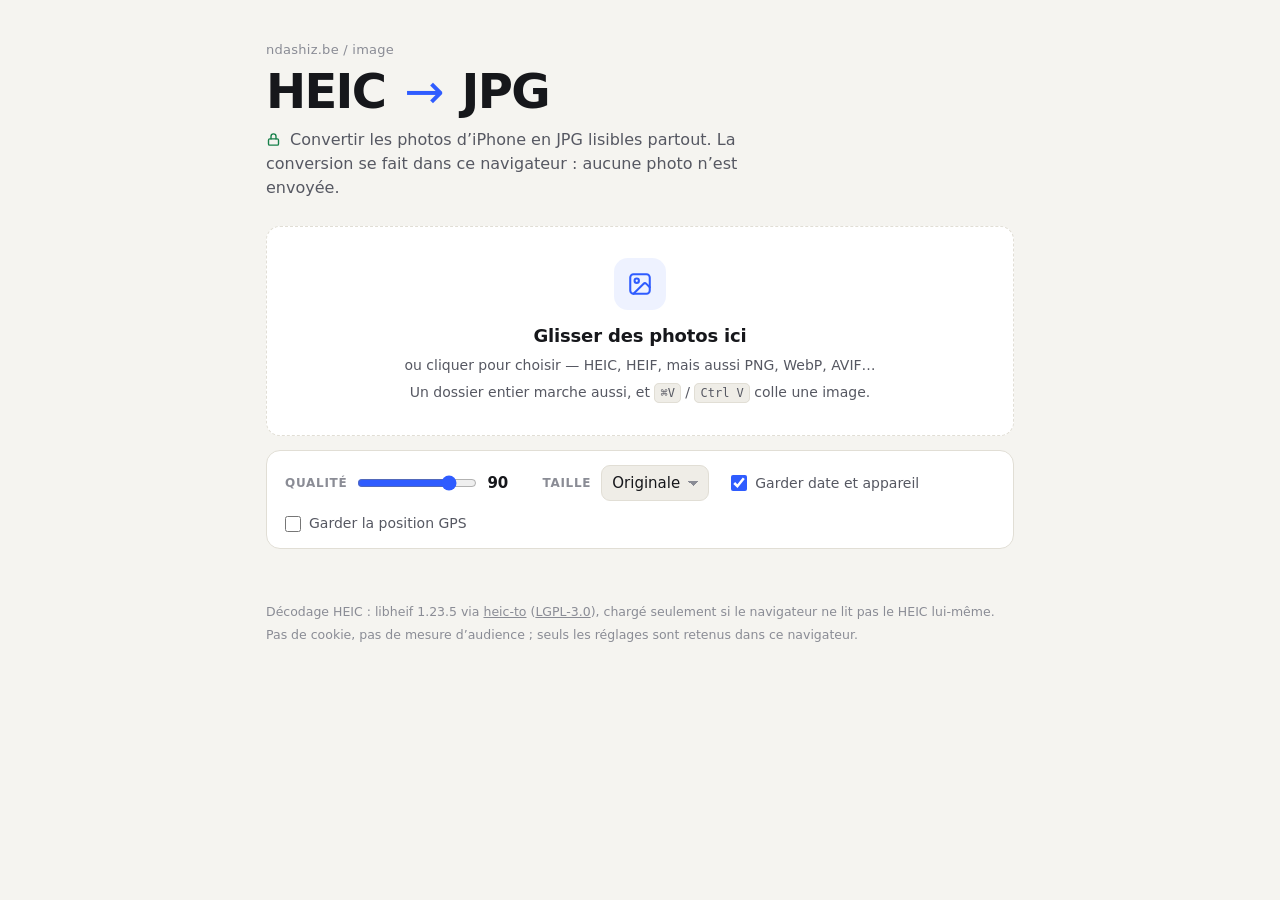
<file: image/index.html>
<!DOCTYPE html>
<html lang="fr">
<head>
<meta charset="UTF-8">
<meta name="viewport" content="width=device-width, initial-scale=1">
<title>HEIC → JPG</title>
<meta name="description" content="Convertir des photos HEIC (iPhone) en JPG directement dans le navigateur. Rien n’est envoyé : tout se passe sur l’appareil.">
<meta name="color-scheme" content="light dark">
<link rel="icon" href="data:image/svg+xml,%3Csvg xmlns='http://www.w3.org/2000/svg' viewBox='0 0 32 32'%3E%3Crect width='32' height='32' rx='8' fill='%232f5cff'/%3E%3Cpath d='M8 21l5-6 4 4 3-3 4 5z' fill='%23fff'/%3E%3Ccircle cx='21' cy='11' r='2.5' fill='%23fff'/%3E%3C/svg%3E">
<style>
  :root {
    --bg: #f5f4f0;
    --surface: #ffffff;
    --surface-2: #efede7;
    --ink: #16171b;
    --ink-2: #565862;
    --ink-3: #8a8c95;
    --line: #e1ded5;
    --accent: #2f5cff;
    --accent-2: #2448d6;
    --accent-ink: #ffffff;
    --accent-soft: rgba(47, 92, 255, .08);
    --ok: #17804a;
    --err: #c2352b;
    --shadow: 0 1px 2px rgba(20, 20, 30, .05), 0 10px 28px -14px rgba(20, 20, 30, .22);
    --radius: 14px;
  }
  @media (prefers-color-scheme: dark) {
    :root {
      --bg: #0e0f12;
      --surface: #17181d;
      --surface-2: #202128;
      --ink: #ecedf1;
      --ink-2: #a4a7b2;
      --ink-3: #6e717c;
      --line: #2a2c34;
      --accent: #7d9bff;
      --accent-2: #9bb2ff;
      --accent-ink: #0b0d14;
      --accent-soft: rgba(125, 155, 255, .10);
      --ok: #4cc584;
      --err: #ff6b5e;
      --shadow: 0 1px 2px rgba(0, 0, 0, .3), 0 12px 32px -14px rgba(0, 0, 0, .7);
    }
  }

  * { box-sizing: border-box; margin: 0; padding: 0; }
  html { -webkit-text-size-adjust: 100%; }
  body {
    min-height: 100vh; background: var(--bg); color: var(--ink);
    font: 15px/1.5 system-ui, -apple-system, "Segoe UI", Roboto, sans-serif;
    -webkit-font-smoothing: antialiased;
  }
  button, input, select { font: inherit; color: inherit; }
  .sr { position: absolute; width: 1px; height: 1px; overflow: hidden; clip: rect(0 0 0 0); white-space: nowrap; }

  .wrap { max-width: 780px; margin: 0 auto; padding: 40px 16px 28px; }

  header { margin-bottom: 26px; }
  .crumb { font-size: 13px; color: var(--ink-3); letter-spacing: .02em; }
  .crumb a { color: inherit; text-decoration: none; }
  .crumb a:hover { color: var(--ink); }
  h1 {
    margin-top: 6px; font-size: clamp(34px, 7vw, 48px); line-height: 1.05;
    font-weight: 750; letter-spacing: -.035em;
  }
  h1 .arrow { color: var(--accent); font-weight: 500; padding: 0 .08em; }
  .lede { margin-top: 12px; max-width: 54ch; color: var(--ink-2); font-size: 16px; }
  .lede svg { width: 15px; height: 15px; vertical-align: -2px; margin-right: 4px; color: var(--ok); }

  /* ---------- drop zone ---------- */
  .drop {
    display: flex; flex-direction: column; align-items: center; justify-content: center; gap: 6px;
    min-height: 210px; padding: 28px 20px; text-align: center; cursor: pointer;
    background: var(--surface); border: 1.5px dashed var(--line); border-radius: var(--radius);
    transition: border-color .15s, background .15s, transform .15s;
  }
  .drop:hover, .drop:focus-visible, body.dragging .drop {
    border-color: var(--accent); background: var(--accent-soft); outline: none;
  }
  body.dragging .drop { transform: scale(1.01); }
  .drop .ico {
    width: 52px; height: 52px; border-radius: 14px; display: grid; place-items: center; margin-bottom: 6px;
    background: var(--accent-soft); color: var(--accent);
  }
  .drop .ico svg { width: 26px; height: 26px; }
  .drop strong { font-size: 18px; font-weight: 650; letter-spacing: -.01em; }
  .drop span { color: var(--ink-2); font-size: 14px; }
  .drop kbd {
    font: 12px/1 ui-monospace, SFMono-Regular, Menlo, monospace; padding: 2px 5px; border-radius: 5px;
    border: 1px solid var(--line); background: var(--surface-2); color: var(--ink-2);
  }

  /* ---------- options ---------- */
  .opts {
    display: flex; flex-wrap: wrap; align-items: center; gap: 12px 22px;
    margin-top: 14px; padding: 14px 18px; background: var(--surface);
    border: 1px solid var(--line); border-radius: var(--radius);
  }
  .opt { display: flex; align-items: center; gap: 10px; }
  .opt > label:first-child { font-size: 12px; font-weight: 600; letter-spacing: .06em; text-transform: uppercase; color: var(--ink-3); }
  .opt input[type=range] { width: 120px; accent-color: var(--accent); }
  .opt output { min-width: 2.2em; font-variant-numeric: tabular-nums; font-weight: 600; }
  .opt select {
    padding: 6px 28px 6px 10px; border-radius: 9px; border: 1px solid var(--line); background: var(--surface-2);
    appearance: none; -webkit-appearance: none; cursor: pointer;
    background-image: linear-gradient(45deg, transparent 50%, var(--ink-3) 50%), linear-gradient(135deg, var(--ink-3) 50%, transparent 50%);
    background-position: calc(100% - 15px) 52%, calc(100% - 10px) 52%; background-size: 5px 5px; background-repeat: no-repeat;
  }
  .chk { display: flex; align-items: center; gap: 8px; cursor: pointer; font-size: 14px; color: var(--ink-2); user-select: none; }
  .chk input { width: 16px; height: 16px; accent-color: var(--accent); cursor: pointer; }
  .chk.off { opacity: .45; pointer-events: none; }
  .reapply {
    margin-left: auto; padding: 6px 12px; border-radius: 9px; border: 1px solid var(--accent);
    background: transparent; color: var(--accent); font-size: 13.5px; font-weight: 600; cursor: pointer;
  }
  .reapply:hover { background: var(--accent-soft); }

  /* ---------- list ---------- */
  .list { margin-top: 18px; display: flex; flex-direction: column; gap: 8px; }
  .row {
    display: grid; grid-template-columns: 52px minmax(0, 1fr) auto auto; align-items: center; gap: 14px;
    padding: 10px 10px 10px 10px; background: var(--surface); border: 1px solid var(--line); border-radius: 12px;
    animation: in .2s ease-out;
  }
  @keyframes in { from { opacity: 0; transform: translateY(4px); } }
  .thumb {
    width: 52px; height: 52px; border-radius: 9px; overflow: hidden; border: 0; padding: 0; cursor: zoom-in;
    background: var(--surface-2); display: grid; place-items: center; color: var(--ink-3);
  }
  .thumb:disabled { cursor: default; }
  .thumb img { width: 100%; height: 100%; object-fit: cover; display: block; }
  .thumb svg { width: 20px; height: 20px; }
  .info { min-width: 0; }
  .name { font-weight: 600; white-space: nowrap; overflow: hidden; text-overflow: ellipsis; }
  .sub { margin-top: 2px; font-size: 13px; color: var(--ink-2); white-space: nowrap; overflow: hidden; text-overflow: ellipsis; font-variant-numeric: tabular-nums; }
  .sub .tag {
    display: inline-block; margin-left: 6px; padding: 0 6px; border-radius: 5px; font-size: 11.5px; line-height: 18px;
    background: var(--surface-2); color: var(--ink-2);
  }
  .row.error .sub { color: var(--err); white-space: normal; }
  .state { font-size: 13px; color: var(--ink-3); display: flex; align-items: center; gap: 8px; white-space: nowrap; }
  .spin {
    width: 14px; height: 14px; border-radius: 50%; border: 2px solid var(--line); border-top-color: var(--accent);
    animation: spin .7s linear infinite;
  }
  @keyframes spin { to { transform: rotate(360deg); } }
  .dl {
    display: inline-flex; align-items: center; gap: 6px; padding: 7px 12px; border-radius: 9px;
    background: var(--accent-soft); color: var(--accent); font-weight: 600; font-size: 14px; text-decoration: none;
  }
  .dl:hover { background: var(--accent); color: var(--accent-ink); }
  .dl svg, .btn svg { width: 15px; height: 15px; flex: none; }
  .x {
    width: 30px; height: 30px; border-radius: 8px; border: 0; background: transparent; color: var(--ink-3);
    cursor: pointer; display: grid; place-items: center;
  }
  .x:hover { background: var(--surface-2); color: var(--ink); }
  .x svg { width: 14px; height: 14px; }
  .end { display: flex; align-items: center; gap: 4px; }

  /* ---------- bottom bar ---------- */
  .bar {
    position: sticky; bottom: 14px; z-index: 5; margin-top: 16px;
    display: flex; align-items: center; gap: 12px; flex-wrap: wrap;
    padding: 12px 12px 12px 18px; border-radius: var(--radius);
    background: var(--surface); border: 1px solid var(--line); box-shadow: var(--shadow);
  }
  .bar[hidden] { display: none; }
  .summary { font-size: 14px; color: var(--ink-2); font-variant-numeric: tabular-nums; }
  .summary b { color: var(--ink); font-weight: 650; }
  .actions { margin-left: auto; display: flex; gap: 8px; flex-wrap: wrap; }
  .btn {
    display: inline-flex; align-items: center; gap: 7px; padding: 9px 14px; border-radius: 10px; white-space: nowrap;
    border: 1px solid var(--line); background: var(--surface); font-weight: 600; font-size: 14px; cursor: pointer;
  }
  .btn:hover { background: var(--surface-2); }
  .btn.primary { background: var(--accent); border-color: var(--accent); color: var(--accent-ink); }
  .btn.primary:hover { background: var(--accent-2); border-color: var(--accent-2); }
  .btn:disabled { opacity: .5; cursor: default; }
  .btn[hidden] { display: none; }

  footer {
    max-width: 780px; margin: 0 auto; padding: 8px 16px 40px; font-size: 12.5px; color: var(--ink-3);
  }
  footer p + p { margin-top: 4px; }
  footer a { color: inherit; }

  /* ---------- drag overlay, toast, viewer ---------- */
  .dropover {
    position: fixed; inset: 0; z-index: 20; pointer-events: none; display: grid; place-items: center;
    background: color-mix(in srgb, var(--bg) 70%, transparent); opacity: 0; transition: opacity .12s;
  }
  .dropover div {
    padding: 18px 26px; border-radius: 16px; border: 2px dashed var(--accent);
    background: var(--surface); color: var(--accent); font-weight: 650; font-size: 18px; box-shadow: var(--shadow);
  }
  body.dragging .dropover { opacity: 1; }
  .toast {
    position: fixed; left: 50%; bottom: 24px; z-index: 30; transform: translate(-50%, 20px);
    padding: 10px 16px; border-radius: 10px; background: var(--ink); color: var(--bg);
    font-size: 14px; opacity: 0; pointer-events: none; transition: opacity .2s, transform .2s; max-width: calc(100% - 32px);
  }
  .toast.on { opacity: 1; transform: translate(-50%, 0); }
  dialog.viewer {
    margin: auto; padding: 0; border: 0; background: transparent; max-width: 94vw; max-height: 92vh; color: #fff;
  }
  dialog.viewer::backdrop { background: rgba(8, 9, 12, .86); }
  dialog.viewer img { display: block; max-width: 94vw; max-height: calc(92vh - 40px); border-radius: 8px; margin: 0 auto; }
  dialog.viewer p { margin-top: 10px; text-align: center; font-size: 13px; color: rgba(255, 255, 255, .7); }

  @media (max-width: 560px) {
    .wrap { padding-top: 26px; }
    .drop { min-height: 170px; }
    .drop .kb { display: none; }
    .opts { gap: 12px 16px; padding: 14px; }
    .opt input[type=range] { width: 100px; }
    .reapply { margin-left: 0; }
    .row { grid-template-columns: 46px minmax(0, 1fr) auto; gap: 10px; }
    .thumb { width: 46px; height: 46px; }
    .row .state { grid-column: 2 / 4; grid-row: 2; }
    .row .state:empty { display: none; }
    .dl span { display: none; }
    .dl { padding: 8px; }
    .bar { padding: 12px; }
    .actions { margin-left: 0; width: 100%; }
    .actions .btn { justify-content: center; }
    .actions .btn.primary { flex: 1; }
  }
  @media (prefers-reduced-motion: reduce) {
    *, *::before, *::after { animation: none !important; transition: none !important; }
  }
</style>
</head>
<body>
<main class="wrap">
  <header>
    <div class="crumb"><a href="/">ndashiz.be</a> / image</div>
    <h1>HEIC <span class="arrow">→</span> JPG</h1>
    <p class="lede">
      <svg viewBox="0 0 24 24" fill="none" stroke="currentColor" stroke-width="2.2" stroke-linecap="round" stroke-linejoin="round" aria-hidden="true"><rect x="4" y="11" width="16" height="10" rx="2"/><path d="M8 11V7a4 4 0 0 1 8 0v4"/></svg>
      Convertir les photos d’iPhone en JPG lisibles partout. La conversion se fait dans ce navigateur&nbsp;: aucune photo n’est envoyée.
    </p>
  </header>

  <label class="drop" id="drop" tabindex="0">
    <input type="file" id="file" class="sr" multiple accept="image/heic,image/heif,.heic,.heif,.hif,image/*">
    <div class="ico" aria-hidden="true">
      <svg viewBox="0 0 24 24" fill="none" stroke="currentColor" stroke-width="1.9" stroke-linecap="round" stroke-linejoin="round"><rect x="3" y="3" width="18" height="18" rx="3"/><circle cx="9" cy="9" r="2"/><path d="m21 15-3.1-3.1a2 2 0 0 0-2.8 0L6 21"/></svg>
    </div>
    <strong>Glisser des photos ici</strong>
    <span>ou cliquer pour choisir — HEIC, HEIF, mais aussi PNG, WebP, AVIF…</span>
    <span class="kb">Un dossier entier marche aussi, et <kbd>⌘V</kbd> / <kbd>Ctrl V</kbd> colle une image.</span>
  </label>

  <section class="opts" aria-label="Réglages">
    <div class="opt">
      <label for="q">Qualité</label>
      <input type="range" id="q" min="50" max="100" step="1" value="90">
      <output id="qv" for="q">90</output>
    </div>
    <div class="opt">
      <label for="size">Taille</label>
      <select id="size">
        <option value="0">Originale</option>
        <option value="3840">3840 px</option>
        <option value="2560">2560 px</option>
        <option value="2048">2048 px</option>
        <option value="1600">1600 px</option>
        <option value="1080">1080 px</option>
      </select>
    </div>
    <label class="chk" title="Date de prise de vue, appareil, réglages photo (EXIF)"><input type="checkbox" id="meta" checked> Garder date et appareil</label>
    <label class="chk" id="gpsWrap"><input type="checkbox" id="gps"> Garder la position GPS</label>
    <button class="reapply" id="reapply" type="button" hidden></button>
  </section>

  <section class="list" id="list" aria-live="polite"></section>

  <div class="bar" id="bar" hidden>
    <div class="summary" id="summary"></div>
    <div class="actions">
      <button class="btn" id="clear" type="button">Vider</button>
      <button class="btn" id="share" type="button" hidden>
        <svg viewBox="0 0 24 24" fill="none" stroke="currentColor" stroke-width="2" stroke-linecap="round" stroke-linejoin="round" aria-hidden="true"><path d="M12 3v12"/><path d="m7 8 5-5 5 5"/><path d="M5 13v6a2 2 0 0 0 2 2h10a2 2 0 0 0 2-2v-6"/></svg>
        Partager
      </button>
      <button class="btn primary" id="zip" type="button">
        <svg viewBox="0 0 24 24" fill="none" stroke="currentColor" stroke-width="2" stroke-linecap="round" stroke-linejoin="round" aria-hidden="true"><path d="M12 3v12"/><path d="m7 10 5 5 5-5"/><path d="M5 21h14"/></svg>
        <span id="zipLabel">Tout télécharger</span>
      </button>
    </div>
  </div>
</main>

<footer>
  <p>Décodage HEIC&nbsp;: libheif 1.23.5 via <a href="https://github.com/hoppergee/heic-to" rel="noopener">heic-to</a> (<a href="heic-to.LICENSE.txt">LGPL-3.0</a>), chargé seulement si le navigateur ne lit pas le HEIC lui-même.</p>
  <p>Pas de cookie, pas de mesure d’audience&nbsp;; seuls les réglages sont retenus dans ce navigateur.</p>
</footer>

<div class="dropover" aria-hidden="true"><div>Déposer pour convertir</div></div>
<div class="toast" id="toast" role="status"></div>
<dialog class="viewer" id="viewer"><img alt=""><p></p></dialog>

<script>
(() => {
'use strict';

/* IMAGE-PURE-BEGIN — no DOM, no network: HEIF/JPEG metadata, EXIF patching, ZIP. Tested under Node. */
const TYPE_SIZE = [0, 1, 1, 2, 4, 8, 1, 1, 2, 4, 8, 4, 8];
const HEIF_BRANDS = new Set(['heic', 'heix', 'hevc', 'hevx', 'heim', 'heis', 'hevm', 'hevs', 'mif1', 'mif2', 'msf1', 'avif', 'avis']);

const fourcc = (u8, p) => String.fromCharCode(u8[p], u8[p + 1], u8[p + 2], u8[p + 3]);
const u16be = (u8, p) => (u8[p] << 8) | u8[p + 1];
const u32be = (u8, p) => ((u8[p] << 24) | (u8[p + 1] << 16) | (u8[p + 2] << 8) | u8[p + 3]) >>> 0;
const uN = (u8, p, n) => { let v = 0; for (let i = 0; i < n; i++) v = v * 256 + u8[p + i]; return v; };

function boxes(u8, start, end) {
  const out = [];
  let p = start;
  while (p + 8 <= end) {
    let size = u32be(u8, p), hdr = 8;
    const type = fourcc(u8, p + 4);
    if (size === 1) { if (p + 16 > end) break; size = uN(u8, p + 8, 8); hdr = 16; }
    else if (size === 0) size = end - p;
    if (size < hdr || p + size > end) break;
    out.push({ type, start: p + hdr, end: p + size });
    p += size;
  }
  return out;
}

function sniffHeif(u8) {
  if (u8.length < 16 || fourcc(u8, 4) !== 'ftyp') return false;
  const end = Math.min(u32be(u8, 0), u8.length);
  if (HEIF_BRANDS.has(fourcc(u8, 8))) return true;
  for (let p = 16; p + 4 <= end; p += 4) if (HEIF_BRANDS.has(fourcc(u8, p))) return true;
  return false;
}

const isTiff = (u8, s) =>
  (u8[s] === 0x49 && u8[s + 1] === 0x49 && u8[s + 2] === 0x2a && u8[s + 3] === 0) ||
  (u8[s] === 0x4d && u8[s + 1] === 0x4d && u8[s + 2] === 0 && u8[s + 3] === 0x2a);

// HEIF "Exif" item payload = u32 offset to the TIFF header, then (usually) "Exif\0\0" + TIFF.
function tiffFromExifItem(buf) {
  if (buf.length < 12) return null;
  const s = 4 + u32be(buf, 0);
  if (s + 8 <= buf.length && isTiff(buf, s)) return buf.slice(s);
  for (let i = 4; i < Math.min(40, buf.length - 8); i++) if (isTiff(buf, i)) return buf.slice(i);
  return null;
}

// Exif (TIFF block) + ICC profile of a HEIF/AVIF file. Never throws on garbage, returns nulls.
function heifMeta(u8) {
  const res = { exif: null, icc: null };
  try {
    const meta = boxes(u8, 0, u8.length).find(b => b.type === 'meta');
    if (!meta) return res;
    const kids = boxes(u8, meta.start + 4, meta.end);
    const get = t => kids.find(b => b.type === t);

    const iprp = get('iprp');
    const ipco = iprp && boxes(u8, iprp.start, iprp.end).find(b => b.type === 'ipco');
    if (ipco) {
      for (const b of boxes(u8, ipco.start, ipco.end)) {
        if (b.type !== 'colr' || b.end - b.start <= 4) continue;
        const kind = fourcc(u8, b.start);
        if (kind === 'prof' || kind === 'rICC') { res.icc = u8.slice(b.start + 4, b.end); break; }
      }
    }

    const iinf = get('iinf'), iloc = get('iloc');
    if (!iinf || !iloc) return res;
    let p = iinf.start;
    p += 4 + (u8[p] === 0 ? 2 : 4);
    let exifId = -1;
    for (const b of boxes(u8, p, iinf.end)) {
      const v = u8[b.start];
      if (b.type !== 'infe' || v < 2) continue;
      let q = b.start + 4;
      const id = v === 2 ? u16be(u8, q) : u32be(u8, q);
      q += (v === 2 ? 2 : 4) + 2;
      if (fourcc(u8, q) === 'Exif') { exifId = id; break; }
    }
    if (exifId < 0) return res;

    p = iloc.start;
    const v = u8[p]; p += 4;
    const offSize = u8[p] >> 4, lenSize = u8[p] & 15, baseSize = u8[p + 1] >> 4, idxSize = v >= 1 ? u8[p + 1] & 15 : 0;
    p += 2;
    const count = v < 2 ? u16be(u8, p) : u32be(u8, p);
    p += v < 2 ? 2 : 4;
    for (let i = 0; i < count && p < iloc.end; i++) {
      const id = v < 2 ? u16be(u8, p) : u32be(u8, p);
      p += v < 2 ? 2 : 4;
      let method = 0;
      if (v >= 1) { method = u16be(u8, p) & 15; p += 2; }
      p += 2;                                   // data_reference_index
      const base = uN(u8, p, baseSize); p += baseSize;
      const nExt = u16be(u8, p); p += 2;
      const parts = [];
      for (let e = 0; e < nExt; e++) {
        p += idxSize;
        const off = uN(u8, p, offSize); p += offSize;
        const len = uN(u8, p, lenSize); p += lenSize;
        parts.push([base + off, len]);
      }
      if (id !== exifId) continue;
      let origin = 0;
      if (method === 1) { const idat = get('idat'); if (!idat) return res; origin = idat.start; }
      else if (method !== 0) return res;
      const total = parts.reduce((s, x) => s + x[1], 0);
      if (!total || parts.some(x => !x[1] || origin + x[0] + x[1] > u8.length)) return res;
      const buf = new Uint8Array(total);
      let w = 0;
      for (const [o, l] of parts) { buf.set(u8.subarray(origin + o, origin + o + l), w); w += l; }
      res.exif = tiffFromExifItem(buf);
      break;
    }
  } catch (e) { /* malformed box tree: convert without metadata */ }
  return res;
}

const isJpeg = u8 => u8[0] === 0xff && u8[1] === 0xd8;

// Exif TIFF block of a JPEG (APP1 "Exif\0\0").
function jpegExif(u8) {
  if (!isJpeg(u8)) return null;
  let p = 2;
  while (p + 4 <= u8.length && u8[p] === 0xff) {
    const m = u8[p + 1];
    if (m === 0xff) { p++; continue; }
    if (m === 0xda || m === 0xd9) break;
    const len = u16be(u8, p + 2);
    if (m === 0xe1 && len > 14 && fourcc(u8, p + 4) === 'Exif' && u8[p + 8] === 0 && isTiff(u8, p + 10)) {
      return u8.slice(p + 10, p + 2 + len);
    }
    p += 2 + len;
  }
  return null;
}

// Copy of an Exif TIFF block fit for the new JPEG: orientation reset (pixels are already upright),
// pixel dimensions updated, thumbnail IFD unlinked, and the GPS IFD wiped unless keepGps.
function patchExif(src, o) {
  if (!src || src.length < 8 || !isTiff(src, 0)) return null;
  const t = src.slice();
  const dv = new DataView(t.buffer);
  const le = t[0] === 0x49;
  const r16 = q => dv.getUint16(q, le), r32 = q => dv.getUint32(q, le);
  const w16 = (q, x) => dv.setUint16(q, x, le), w32 = (q, x) => dv.setUint32(q, x, le);
  const ok = (q, n) => q >= 8 && q + n <= t.length;
  const setNum = (e, x) => { const ty = r16(e + 2); if (ty === 3) w16(e + 8, x); else if (ty === 4) w32(e + 8, x); };

  const ifd0 = r32(4);
  if (!ok(ifd0, 2)) return null;
  const n = r16(ifd0);
  const entriesEnd = ifd0 + 2 + n * 12;
  if (!ok(ifd0, 2 + n * 12 + 4)) return null;
  let exifIfd = 0, gpsIfd = 0, gpsIdx = -1;
  for (let i = 0; i < n; i++) {
    const e = ifd0 + 2 + i * 12, tag = r16(e);
    if (tag === 0x0112) w16(e + 8, 1);
    else if (tag === 0x0100) setNum(e, o.width);
    else if (tag === 0x0101) setNum(e, o.height);
    else if (tag === 0x8769) exifIfd = r32(e + 8);
    else if (tag === 0x8825) { gpsIfd = r32(e + 8); gpsIdx = i; }
  }
  w32(entriesEnd, 0);

  if (exifIfd && ok(exifIfd, 2)) {
    const m = r16(exifIfd);
    if (ok(exifIfd, 2 + m * 12)) {
      for (let i = 0; i < m; i++) {
        const e = exifIfd + 2 + i * 12, tag = r16(e);
        if (tag === 0xa002) setNum(e, o.width);
        else if (tag === 0xa003) setNum(e, o.height);
      }
    }
  }

  const hadGps = gpsIdx >= 0;
  if (hadGps && !o.keepGps) {
    if (ok(gpsIfd, 2)) {
      const m = r16(gpsIfd);
      if (ok(gpsIfd, 2 + m * 12 + 4)) {
        for (let i = 0; i < m; i++) {
          const e = gpsIfd + 2 + i * 12;
          const size = (TYPE_SIZE[r16(e + 2)] || 1) * r32(e + 4);
          if (size > 4) { const at = r32(e + 8); if (ok(at, size)) t.fill(0, at, at + size); }
        }
        t.fill(0, gpsIfd, gpsIfd + 2 + m * 12 + 4);
      }
    }
    const e = ifd0 + 2 + gpsIdx * 12;
    t.copyWithin(e, e + 12, entriesEnd + 4);     // later entries + next-IFD pointer move up one slot
    t.fill(0, entriesEnd - 8, entriesEnd + 4);
    w16(ifd0, n - 1);
  }
  return { tiff: t, hadGps };
}

function concat(parts) {
  const out = new Uint8Array(parts.reduce((s, a) => s + a.length, 0));
  let w = 0;
  for (const a of parts) { out.set(a, w); w += a.length; }
  return out;
}

function segment(marker, ...chunks) {
  const body = concat(chunks);
  const h = new Uint8Array([0xff, marker, (body.length + 2) >> 8, (body.length + 2) & 255]);
  return concat([h, body]);
}

const ascii = s => Uint8Array.from(s, c => c.charCodeAt(0));

// Rebuild the encoder's JPEG header: keep its JFIF APP0, drop any Exif/ICC it wrote, insert ours.
function buildJpeg(jpg, tiff, icc) {
  if (!isJpeg(jpg) || (!tiff && !icc)) return jpg;
  const app0 = [], others = [];
  let p = 2;
  while (p + 4 <= jpg.length && jpg[p] === 0xff && ((jpg[p + 1] >= 0xe0 && jpg[p + 1] <= 0xef) || jpg[p + 1] === 0xfe)) {
    const m = jpg[p + 1], len = u16be(jpg, p + 2), seg = jpg.subarray(p, p + 2 + len);
    const exif = m === 0xe1 && fourcc(jpg, p + 4) === 'Exif';
    const prof = m === 0xe2 && fourcc(jpg, p + 4) === 'ICC_';
    if (m === 0xe0) app0.push(seg);
    else if (!exif && !prof) others.push(seg);
    p += 2 + len;
  }
  const add = [];
  if (tiff && tiff.length + 8 <= 0xffff) add.push(segment(0xe1, ascii('Exif\0\0'), tiff));
  if (icc && icc.length) {
    const CH = 0xffff - 2 - 14, n = Math.ceil(icc.length / CH);
    if (n <= 255) for (let i = 0; i < n; i++) {
      add.push(segment(0xe2, ascii('ICC_PROFILE\0'), new Uint8Array([i + 1, n]), icc.subarray(i * CH, (i + 1) * CH)));
    }
  }
  return concat([jpg.subarray(0, 2), ...app0, ...add, ...others, jpg.subarray(p)]);
}

const CRC_TABLE = (() => {
  const t = new Uint32Array(256);
  for (let n = 0; n < 256; n++) {
    let c = n;
    for (let k = 0; k < 8; k++) c = c & 1 ? 0xedb88320 ^ (c >>> 1) : c >>> 1;
    t[n] = c >>> 0;
  }
  return t;
})();
function crc32(u8) {
  let c = 0xffffffff;
  for (let i = 0; i < u8.length; i++) c = CRC_TABLE[(c ^ u8[i]) & 255] ^ (c >>> 8);
  return (c ^ 0xffffffff) >>> 0;
}

// Uncompressed ("stored") ZIP — JPEGs don't deflate anyway. Returns the parts of the file, in order.
function zipStore(entries, now) {
  const enc = new TextEncoder();
  const time = (now.getHours() << 11) | (now.getMinutes() << 5) | (now.getSeconds() >> 1);
  const date = ((now.getFullYear() - 1980) << 9) | ((now.getMonth() + 1) << 5) | now.getDate();
  const local = [], central = [];
  let offset = 0;
  for (const { name, data } of entries) {
    const nm = enc.encode(name), crc = crc32(data);
    const lh = new DataView(new ArrayBuffer(30));
    lh.setUint32(0, 0x04034b50, true); lh.setUint16(4, 20, true); lh.setUint16(6, 0x0800, true);
    lh.setUint16(10, time, true); lh.setUint16(12, date, true); lh.setUint32(14, crc, true);
    lh.setUint32(18, data.length, true); lh.setUint32(22, data.length, true); lh.setUint16(26, nm.length, true);
    local.push(new Uint8Array(lh.buffer), nm, data);
    const ch = new DataView(new ArrayBuffer(46));
    ch.setUint32(0, 0x02014b50, true); ch.setUint16(4, 20, true); ch.setUint16(6, 20, true); ch.setUint16(8, 0x0800, true);
    ch.setUint16(12, time, true); ch.setUint16(14, date, true); ch.setUint32(16, crc, true);
    ch.setUint32(20, data.length, true); ch.setUint32(24, data.length, true); ch.setUint16(28, nm.length, true);
    ch.setUint32(42, offset, true);
    central.push(new Uint8Array(ch.buffer), nm);
    offset += 30 + nm.length + data.length;
  }
  const cdSize = central.reduce((s, a) => s + a.length, 0);
  const end = new DataView(new ArrayBuffer(22));
  end.setUint32(0, 0x06054b50, true); end.setUint16(8, entries.length, true); end.setUint16(10, entries.length, true);
  end.setUint32(12, cdSize, true); end.setUint32(16, offset, true);
  return [...local, ...central, new Uint8Array(end.buffer)];
}

// Output size: long side capped at maxSide (0 = original), total area capped at maxPixels.
function fitSize(w, h, maxSide, maxPixels) {
  let s = 1;
  if (maxSide && Math.max(w, h) > maxSide) s = maxSide / Math.max(w, h);
  if (w * h * s * s > maxPixels) s = Math.sqrt(maxPixels / (w * h));
  if (s >= 1) return { w, h, scaled: false };
  return { w: Math.max(1, Math.floor(w * s)), h: Math.max(1, Math.floor(h * s)), scaled: true };
}

function jpgName(name, taken) {
  const base = (name.replace(/\.[^./\\]+$/, '') || 'image').replace(/[\\/:*?"<>|\x00-\x1f]+/g, '_');
  let out = base + '.jpg';
  for (let i = 2; taken.has(out.toLowerCase()); i++) out = `${base} (${i}).jpg`;
  taken.add(out.toLowerCase());
  return out;
}
/* IMAGE-PURE-END */

if (typeof document === 'undefined') return;

const $ = s => document.querySelector(s);
const el = {
  drop: $('#drop'), file: $('#file'), list: $('#list'), bar: $('#bar'), summary: $('#summary'),
  q: $('#q'), qv: $('#qv'), size: $('#size'), meta: $('#meta'), gps: $('#gps'), gpsWrap: $('#gpsWrap'),
  reapply: $('#reapply'), clear: $('#clear'), share: $('#share'), zip: $('#zip'), zipLabel: $('#zipLabel'),
  toast: $('#toast'), viewer: $('#viewer')
};

// iOS Safari refuses canvases above ~16.7 MP (it hands back an empty image); desktop browsers go far higher.
const IS_IOS = /iP(hone|ad|od)/.test(navigator.userAgent) || (navigator.platform === 'MacIntel' && navigator.maxTouchPoints > 1);
const MAX_PIXELS = IS_IOS ? 16777216 : 120e6;
const MAX_SIDE = 16384;
const IMAGE_EXT = /\.(heic|heif|hif|avif|jpe?g|png|webp|gif|bmp|tiff?)$/i;
const KEY = 'ndashiz-image-v1';

const ICON_FILE = '<svg viewBox="0 0 24 24" fill="none" stroke="currentColor" stroke-width="1.8" stroke-linecap="round" stroke-linejoin="round"><rect x="3" y="3" width="18" height="18" rx="3"/><circle cx="9" cy="9" r="2"/><path d="m21 15-3.1-3.1a2 2 0 0 0-2.8 0L6 21"/></svg>';
const ICON_DL = '<svg viewBox="0 0 24 24" fill="none" stroke="currentColor" stroke-width="2.2" stroke-linecap="round" stroke-linejoin="round"><path d="M12 3v12"/><path d="m7 10 5 5 5-5"/><path d="M5 21h14"/></svg>';
const ICON_X = '<svg viewBox="0 0 24 24" fill="none" stroke="currentColor" stroke-width="2.4" stroke-linecap="round"><path d="M6 6l12 12M18 6 6 18"/></svg>';

let opts = { q: 90, size: 0, meta: true, gps: false };
try { Object.assign(opts, JSON.parse(localStorage.getItem(KEY) || '{}')); } catch (e) { /* private mode */ }

const items = [];
const taken = new Set();
let seq = 0, busy = false;

/* ---------- formatting ---------- */
const nf = new Intl.NumberFormat('fr-BE', { maximumFractionDigits: 1 });
const bytes = n => n < 1e6 ? `${nf.format(Math.max(1, n / 1e3))} Ko` : `${nf.format(n / 1e6)} Mo`;
const dims = (w, h) => `${w} × ${h}`;
const plural = (n, one, many) => `${n} ${n > 1 ? many : one}`;
const optsKey = o => `${o.q}|${o.size}|${o.meta}|${o.gps}`;
const srcKind = (f, heif) => heif ? (/\.avif$/i.test(f.name) ? 'AVIF' : 'HEIC')
  : ((f.name.match(/\.([a-z0-9]+)$/i) || [, 'image'])[1].toUpperCase().replace('JPEG', 'JPG'));
const esc = s => String(s).replace(/[&<>"]/g, c => ({ '&': '&amp;', '<': '&lt;', '>': '&gt;', '"': '&quot;' })[c]);

let toastTimer = 0;
function toast(msg) {
  el.toast.textContent = msg;
  el.toast.classList.add('on');
  clearTimeout(toastTimer);
  toastTimer = setTimeout(() => el.toast.classList.remove('on'), 3200);
}

/* ---------- options ---------- */
function syncOptsUI() {
  el.q.value = opts.q; el.qv.value = opts.q;
  el.size.value = String(opts.size);
  el.meta.checked = opts.meta; el.gps.checked = opts.gps;
  el.gpsWrap.classList.toggle('off', !opts.meta);
}
function onOpts() {
  opts = { q: +el.q.value, size: +el.size.value, meta: el.meta.checked, gps: el.gps.checked };
  el.qv.value = opts.q;
  el.gpsWrap.classList.toggle('off', !opts.meta);
  try { localStorage.setItem(KEY, JSON.stringify(opts)); } catch (e) { /* ignore */ }
  updateReapply();
}
const stale = () => items.filter(it => (it.status === 'done' || it.status === 'error') && it.key !== optsKey(opts));
function updateReapply() {
  const n = stale().length;
  el.reapply.hidden = !n;
  el.reapply.textContent = `Réappliquer à ${plural(n, 'photo', 'photos')}`;
}

/* ---------- adding files ---------- */
function addFiles(files) {
  let skipped = 0, added = 0;
  for (const file of files) {
    if (!(/^image\//.test(file.type) || IMAGE_EXT.test(file.name))) { skipped++; continue; }
    const name = file.name || `image-${seq + 1}.png`;
    const it = { id: ++seq, file, srcName: name, name: jpgName(name, taken), status: 'queued', key: '' };
    it.row = renderRow(it);
    el.list.appendChild(it.row);
    items.push(it);
    added++;
  }
  if (skipped) toast(`${plural(skipped, 'fichier ignoré', 'fichiers ignorés')} : pas une image.`);
  if (added) { updateBar(); pump(); }
}

async function filesFromDrop(dt) {
  const entries = [...(dt.items || [])].map(i => i.webkitGetAsEntry && i.webkitGetAsEntry()).filter(Boolean);
  if (!entries.length || !entries.some(e => e.isDirectory)) return [...dt.files];
  const out = [];
  const readAll = reader => new Promise(res => {
    const acc = [];
    const next = () => reader.readEntries(batch => { if (!batch.length) return res(acc); acc.push(...batch); next(); }, () => res(acc));
    next();
  });
  const walk = async entry => {
    if (entry.isFile) {
      if (!IMAGE_EXT.test(entry.name) || entry.name.startsWith('.')) return;
      out.push(await new Promise((res, rej) => entry.file(res, rej)).catch(() => null));
    } else if (entry.isDirectory) {
      for (const child of await readAll(entry.createReader())) await walk(child);
    }
  };
  for (const e of entries) await walk(e);
  return out.filter(Boolean).sort((a, b) => a.name.localeCompare(b.name, 'fr', { numeric: true }));
}

/* ---------- rows ---------- */
function renderRow(it) {
  const row = document.createElement('div');
  row.className = 'row';
  row.innerHTML = `
    <button class="thumb" type="button" disabled aria-label="Aperçu">${ICON_FILE}</button>
    <div class="info"><div class="name"></div><div class="sub"></div></div>
    <div class="state"></div>
    <div class="end"><button class="x" type="button" aria-label="Retirer">${ICON_X}</button></div>`;
  row.querySelector('.name').textContent = it.name;
  row.querySelector('.sub').textContent = `${it.srcName} · ${bytes(it.file.size)}`;
  row.querySelector('.x').addEventListener('click', () => removeItem(it));
  row.querySelector('.thumb').addEventListener('click', () => openViewer(it));
  paint(it);
  return row;
}

function paint(it, note) {
  const row = it.row;
  if (!row) return;
  row.classList.toggle('error', it.status === 'error');
  const state = row.querySelector('.state'), sub = row.querySelector('.sub'), end = row.querySelector('.end');
  const thumb = row.querySelector('.thumb');
  let dl = end.querySelector('.dl');
  if (it.status === 'queued') state.textContent = 'En attente';
  else if (it.status === 'working') state.innerHTML = `<span class="spin"></span>${esc(note || 'Conversion…')}`;
  else state.textContent = '';

  if (it.status === 'done') {
    const scaled = it.scaled ? ` <span class="tag">réduite de ${dims(it.srcW, it.srcH)}</span>` : '';
    const tags = (it.exif ? ' <span class="tag">EXIF</span>' : '') + (it.gpsRemoved ? ' <span class="tag">GPS retiré</span>' : '');
    sub.innerHTML = `${esc(it.kind)} ${bytes(it.file.size)} → JPG ${bytes(it.blob.size)} · ${dims(it.w, it.h)}${scaled}${tags}`;
    thumb.disabled = false;
    thumb.innerHTML = `<img alt="" src="${it.thumb}">`;
    if (!dl) {
      dl = document.createElement('a');
      dl.className = 'dl';
      dl.innerHTML = `${ICON_DL}<span>JPG</span>`;
      end.prepend(dl);
    }
    dl.href = it.url;
    dl.download = it.name;
    dl.title = `Télécharger ${it.name}`;
  } else {
    if (dl) dl.remove();
    if (it.status === 'error') sub.textContent = `${it.srcName} — ${it.err}`;
    else sub.textContent = `${it.srcName} · ${bytes(it.file.size)}`;
    if (it.status !== 'working') { thumb.disabled = true; thumb.innerHTML = ICON_FILE; }
  }
}

function dropOutput(it) {
  if (it.url) URL.revokeObjectURL(it.url);
  if (it.thumb) URL.revokeObjectURL(it.thumb);
  it.url = it.thumb = it.blob = null;
}

function removeItem(it) {
  const i = items.indexOf(it);
  if (i < 0) return;
  items.splice(i, 1);
  taken.delete(it.name.toLowerCase());
  dropOutput(it);
  it.removed = true;
  it.row.remove();
  updateBar();
  updateReapply();
}

/* ---------- conversion ---------- */
let libPromise = null;
function loadLib() {
  if (window.HeicTo) return Promise.resolve();
  return libPromise || (libPromise = new Promise((resolve, reject) => {
    const s = document.createElement('script');
    s.src = 'heic-to.js';
    s.onload = () => window.HeicTo ? resolve() : reject(new Error('décodeur HEIC indisponible.'));
    s.onerror = () => { libPromise = null; s.remove(); reject(new Error('impossible de charger le décodeur HEIC (connexion ?).')); };
    document.head.appendChild(s);
  }));
}

function canvasOf(w, h) {
  const c = document.createElement('canvas');
  c.width = w; c.height = h;
  return c;
}
function release(c) { if (c) { c.width = 0; c.height = 0; } }

function drawScaled(src, w, h) {
  let cur = src, cw = src.width, ch = src.height, tmp = null;
  // Halve in steps: one big drawImage downscale aliases badly on most browsers.
  while (cw / 2 >= w && ch / 2 >= h) {
    const nw = Math.round(cw / 2), nh = Math.round(ch / 2);
    const c = canvasOf(nw, nh), ctx = c.getContext('2d');
    ctx.imageSmoothingQuality = 'high';
    ctx.drawImage(cur, 0, 0, nw, nh);
    release(tmp);
    tmp = cur = c; cw = nw; ch = nh;
  }
  const out = canvasOf(w, h), ctx = out.getContext('2d');
  ctx.fillStyle = '#fff';                       // JPEG has no alpha: transparent PNGs land on white, not black
  ctx.fillRect(0, 0, w, h);
  ctx.imageSmoothingQuality = 'high';
  ctx.drawImage(cur, 0, 0, w, h);
  release(tmp);
  return out;
}

const toBlob = (canvas, type, q) => new Promise((resolve, reject) =>
  canvas.toBlob(b => b && b.size ? resolve(b) : reject(new Error('encodage JPEG impossible (image trop grande pour ce navigateur ?).')), type, q));

async function makeThumb(canvas) {
  const S = 104, s = Math.min(canvas.width, canvas.height);
  const c = canvasOf(S, S), ctx = c.getContext('2d');
  ctx.imageSmoothingQuality = 'high';
  ctx.drawImage(canvas, (canvas.width - s) / 2, (canvas.height - s) / 2, s, s, 0, 0, S, S);
  const b = await toBlob(c, 'image/jpeg', .8);
  release(c);
  return URL.createObjectURL(b);
}

const errText = e => (e && (e.message || (typeof e === 'string' ? e : ''))) || 'conversion impossible.';

async function convert(it) {
  const o = { ...opts };
  dropOutput(it);
  it.status = 'working'; paint(it);
  let bmp = null, canvas = null;
  try {
    const u8 = new Uint8Array(await it.file.arrayBuffer());
    const heif = sniffHeif(u8);
    let viaLib = false;
    try { bmp = await createImageBitmap(it.file); } catch (e) { bmp = null; }
    if (!bmp || !bmp.width) {
      if (!heif) throw new Error('format non lu par ce navigateur.');
      if (!window.HeicTo) paint(it, 'Chargement du décodeur HEIC…');
      await loadLib();
      if (it.removed) return;
      paint(it, 'Décodage HEIC…');
      bmp = await window.HeicTo({ blob: it.file, type: 'bitmap' });
      viaLib = true;
    }
    if (it.removed) return;
    paint(it, 'Encodage JPG…');
    const meta = heif ? heifMeta(u8) : { exif: isJpeg(u8) ? jpegExif(u8) : null, icc: null };
    const fit = fitSize(bmp.width, bmp.height, Math.min(o.size || MAX_SIDE, MAX_SIDE), MAX_PIXELS);
    it.srcW = bmp.width; it.srcH = bmp.height;
    canvas = drawScaled(bmp, fit.w, fit.h);
    bmp.close && bmp.close(); bmp = null;
    const thumb = await makeThumb(canvas);
    const raw = new Uint8Array(await (await toBlob(canvas, 'image/jpeg', o.q / 100)).arrayBuffer());
    release(canvas); canvas = null;
    const ex = o.meta ? patchExif(meta.exif, { width: fit.w, height: fit.h, keepGps: o.gps }) : null;
    // libheif hands back the raw (often Display P3) pixels: carry the profile over. Native decodes are already sRGB.
    const out = buildJpeg(raw, ex && ex.tiff, viaLib ? meta.icc : null);
    if (it.removed) { URL.revokeObjectURL(thumb); return; }
    Object.assign(it, {
      status: 'done', key: optsKey(o), kind: srcKind(it.file, heif), w: fit.w, h: fit.h, scaled: fit.scaled,
      exif: !!ex, gpsRemoved: !!(ex && ex.hadGps && !o.gps),
      blob: new Blob([out], { type: 'image/jpeg' }), thumb
    });
    it.url = URL.createObjectURL(it.blob);
  } catch (e) {
    it.status = 'error'; it.key = optsKey(o); it.err = errText(e);
    console.warn('[image]', it.srcName, e);
  } finally {
    if (bmp && bmp.close) bmp.close();
    release(canvas);
  }
  paint(it);
}

async function pump() {
  if (busy) return;
  busy = true;
  try {
    for (let it; (it = items.find(x => x.status === 'queued'));) {
      await convert(it);
      updateBar();
      await new Promise(r => setTimeout(r, 0));
    }
  } finally {
    busy = false;
    updateBar();
    updateReapply();
  }
}

/* ---------- bottom bar ---------- */
const done = () => items.filter(it => it.status === 'done');
function updateBar() {
  el.bar.hidden = !items.length;
  if (!items.length) return;
  const ok = done(), errs = items.filter(it => it.status === 'error').length;
  const pending = items.filter(it => it.status === 'queued' || it.status === 'working').length;
  const total = ok.reduce((s, it) => s + it.blob.size, 0);
  let txt = pending
    ? `Conversion <b>${items.length - pending + 1} / ${items.length}</b>…`
    : `<b>${plural(ok.length, 'photo prête', 'photos prêtes')}</b>${ok.length ? ` · ${bytes(total)}` : ''}`;
  if (errs) txt += ` · ${plural(errs, 'erreur', 'erreurs')}`;
  el.summary.innerHTML = txt;
  el.zip.disabled = !ok.length || !!pending;
  el.zipLabel.textContent = ok.length > 1 ? 'Tout télécharger (.zip)' : 'Télécharger';
  el.share.hidden = !canShareFiles;
  el.share.disabled = !ok.length || !!pending;
}

function save(blob, name) {
  const a = document.createElement('a');
  a.href = URL.createObjectURL(blob);
  a.download = name;
  document.body.appendChild(a);
  a.click();
  a.remove();
  setTimeout(() => URL.revokeObjectURL(a.href), 60000);
}

async function downloadAll() {
  const ok = done();
  if (!ok.length) return;
  if (ok.length === 1) return save(ok[0].blob, ok[0].name);
  el.zip.disabled = true;
  try {
    const entries = [];
    for (const it of ok) entries.push({ name: it.name, data: new Uint8Array(await it.blob.arrayBuffer()) });
    const now = new Date(), pad = n => String(n).padStart(2, '0');
    const stamp = `${now.getFullYear()}${pad(now.getMonth() + 1)}${pad(now.getDate())}-${pad(now.getHours())}${pad(now.getMinutes())}`;
    save(new Blob(zipStore(entries, now), { type: 'application/zip' }), `photos-jpg-${stamp}.zip`);
  } catch (e) {
    toast('Le .zip n’a pas pu être créé — télécharger les photos une par une.');
  } finally {
    updateBar();
  }
}

const canShareFiles = (() => {
  try { return !!(navigator.canShare && navigator.canShare({ files: [new File(['x'], 'a.jpg', { type: 'image/jpeg' })] })); }
  catch (e) { return false; }
})();

async function shareAll() {
  const files = done().map(it => new File([it.blob], it.name, { type: 'image/jpeg' }));
  if (!files.length) return;
  try {
    if (!navigator.canShare({ files })) throw new Error('too many');
    await navigator.share({ files });
  } catch (e) {
    if (e && e.name === 'AbortError') return;
    toast('Partage impossible ici — utiliser « Télécharger ».');
  }
}

function openViewer(it) {
  if (it.status !== 'done') return;
  const img = el.viewer.querySelector('img');
  img.src = it.url;
  img.alt = it.name;
  el.viewer.querySelector('p').textContent = `${it.name} · ${dims(it.w, it.h)} · ${bytes(it.blob.size)}`;
  if (el.viewer.showModal) el.viewer.showModal(); else window.open(it.url, '_blank');
}
el.viewer.addEventListener('click', () => el.viewer.close());
el.viewer.addEventListener('close', () => { el.viewer.querySelector('img').removeAttribute('src'); });

/* ---------- wiring ---------- */
syncOptsUI();
[el.q, el.size, el.meta, el.gps].forEach(x => x.addEventListener('input', onOpts));
el.size.addEventListener('change', onOpts);
el.reapply.addEventListener('click', () => {
  for (const it of stale()) { dropOutput(it); it.status = 'queued'; paint(it); }
  updateReapply();
  updateBar();
  pump();
});
el.file.addEventListener('change', () => { addFiles([...el.file.files]); el.file.value = ''; });
el.drop.addEventListener('keydown', e => {
  if (e.key === 'Enter' || e.key === ' ') { e.preventDefault(); el.file.click(); }
});
el.clear.addEventListener('click', () => { for (const it of [...items]) removeItem(it); });
el.zip.addEventListener('click', downloadAll);
el.share.addEventListener('click', shareAll);

let dragDepth = 0;
const hasFiles = e => [...(e.dataTransfer && e.dataTransfer.types || [])].includes('Files');
window.addEventListener('dragenter', e => { if (!hasFiles(e)) return; e.preventDefault(); dragDepth++; document.body.classList.add('dragging'); });
window.addEventListener('dragover', e => { if (!hasFiles(e)) return; e.preventDefault(); e.dataTransfer.dropEffect = 'copy'; });
window.addEventListener('dragleave', e => { if (!hasFiles(e)) return; if (--dragDepth <= 0) { dragDepth = 0; document.body.classList.remove('dragging'); } });
window.addEventListener('drop', async e => {
  if (!hasFiles(e)) return;
  e.preventDefault();
  dragDepth = 0;
  document.body.classList.remove('dragging');
  addFiles(await filesFromDrop(e.dataTransfer));
});
window.addEventListener('paste', e => {
  const files = [...(e.clipboardData && e.clipboardData.files || [])];
  if (files.length) { e.preventDefault(); addFiles(files); }
});
window.addEventListener('beforeunload', e => {
  if (items.some(it => it.status === 'queued' || it.status === 'working')) { e.preventDefault(); e.returnValue = ''; }
});

})();
</script>
</body>
</html>
</file>
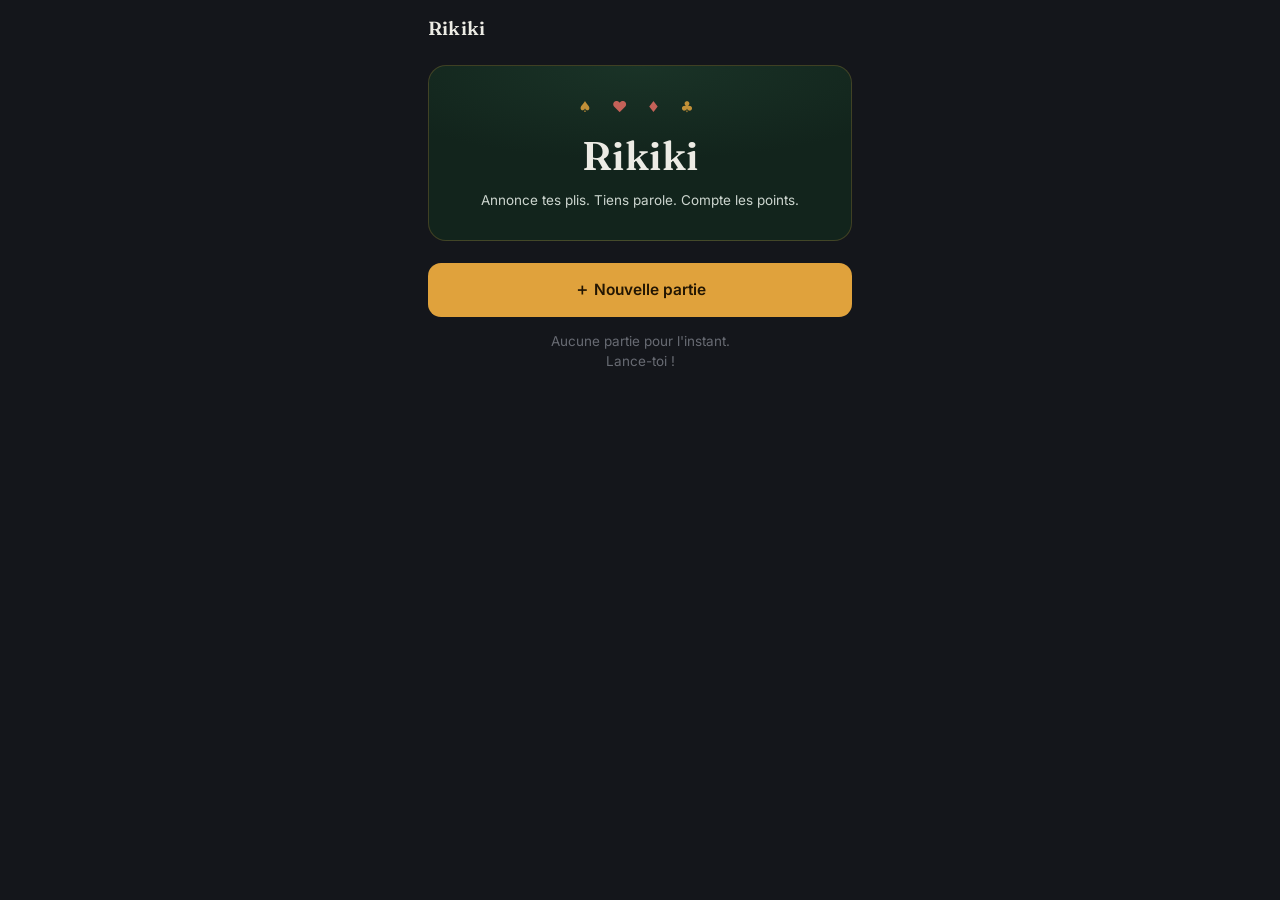
<file: rikiki/index.html>
<!DOCTYPE html>
<html lang="fr">
<head>
<meta charset="utf-8">
<meta name="viewport" content="width=device-width, initial-scale=1, viewport-fit=cover">
<meta name="theme-color" content="#12241c">
<title>Rikiki · score</title>
<link rel="preconnect" href="https://fonts.googleapis.com">
<link rel="preconnect" href="https://fonts.gstatic.com" crossorigin>
<link href="https://fonts.googleapis.com/css2?family=Fraunces:opsz,wght@9..144,400;9..144,500;9..144,600&family=Inter:wght@400;500;600&display=swap" rel="stylesheet">
<style>
:root{
  --ink:#14161b; --panel:#1d2027; --panel2:#23272f; --raise:#2b303a;
  --line:rgba(255,255,255,.08); --line2:rgba(255,255,255,.16);
  --text:#ECEBE4; --dim:#9a9da6; --faint:#686b73;
  --gold:#e0a23c; --gold2:#b97f23; --goldbg:rgba(224,162,60,.13);
  --green:#5fbf7a; --greenbg:rgba(95,191,122,.14);
  --red:#e36b62; --redbg:rgba(227,107,98,.14);
  --felt:#12241c; --feltline:rgba(224,162,60,.22);
  --r:12px; --rs:9px;
}
*{box-sizing:border-box;-webkit-tap-highlight-color:transparent}
html,body{margin:0;padding:0}
body{
  background:var(--ink); color:var(--text);
  font-family:Inter,system-ui,sans-serif; font-size:16px; line-height:1.5;
  -webkit-font-smoothing:antialiased;
}
#app{max-width:460px; margin:0 auto; min-height:100vh; min-height:100dvh; display:flex; flex-direction:column; position:relative}
.scroll{flex:1; overflow-y:auto; padding:0 18px calc(20px + env(safe-area-inset-bottom)); -webkit-overflow-scrolling:touch}
.serif{font-family:Fraunces,Georgia,serif}
.num{font-variant-numeric:tabular-nums}
h1,h2,h3{margin:0; font-weight:500}
button{font:inherit; color:inherit; cursor:pointer; border:none; background:none}
input{font:inherit}
.hide{display:none !important}

/* top bar */
.bar{display:flex; align-items:center; gap:10px; padding:14px 18px calc(14px); position:sticky; top:0; background:linear-gradient(var(--ink) 78%, transparent); z-index:5}
.bar .ttl{font-family:Fraunces,serif; font-weight:600; font-size:19px; flex:1; letter-spacing:.2px}
.bar .sub{font-size:12px; color:var(--dim); font-weight:400}
.iconbtn{width:40px; height:40px; border-radius:10px; display:flex; align-items:center; justify-content:center; border:1px solid var(--line); background:var(--panel); font-size:18px; color:var(--text)}
.iconbtn:active{transform:scale(.95)}

/* hero / home */
.hero{margin:8px 0 22px; border-radius:18px; padding:30px 22px; background:
   radial-gradient(120% 90% at 50% 0%, #1a3327 0%, var(--felt) 60%);
   border:1px solid var(--feltline); text-align:center; position:relative; overflow:hidden}
.hero .suits{font-size:15px; letter-spacing:8px; color:var(--gold); opacity:.85}
.hero h1{font-family:Fraunces,serif; font-size:40px; font-weight:600; margin:8px 0 4px; letter-spacing:.5px}
.hero p{margin:0; color:#cdd6cf; font-size:13.5px}
.suit-r{color:var(--red)}

.btn{display:flex; align-items:center; justify-content:center; gap:9px; width:100%; padding:15px; border-radius:13px; font-weight:600; font-size:15.5px}
.btn.gold{background:var(--gold); color:#231603}
.btn.gold:active{background:var(--gold2)}
.btn.ghost{background:var(--panel); border:1px solid var(--line2); color:var(--text)}
.btn.ghost:active{background:var(--raise)}
.btn:disabled{opacity:.4}

.card{background:var(--panel); border:1px solid var(--line); border-radius:var(--r); padding:15px}
.card+.card{margin-top:12px}
.section-lbl{font-size:11.5px; letter-spacing:.09em; text-transform:uppercase; color:var(--faint); margin:22px 2px 9px; font-weight:500}

/* resume / history rows */
.row{display:flex; align-items:center; gap:13px; padding:14px 15px; border:1px solid var(--line); border-radius:var(--r); background:var(--panel)}
.row+.row{margin-top:9px}
.row:active{background:var(--panel2)}
.row .rt{flex:1; min-width:0}
.row .rt b{font-weight:500; font-size:15px}
.row .rt small{display:block; color:var(--dim); font-size:12.5px; margin-top:1px; white-space:nowrap; overflow:hidden; text-overflow:ellipsis}
.pill{font-size:11.5px; font-weight:600; padding:4px 9px; border-radius:20px}
.pill.live{background:var(--goldbg); color:var(--gold)}
.pill.win{background:var(--greenbg); color:var(--green)}

/* setup players */
.addrow{display:flex; gap:9px; margin-bottom:12px}
.addrow input{flex:1; height:48px; padding:0 14px; border-radius:11px; background:var(--panel2); border:1px solid var(--line2); color:var(--text)}
.addrow input::placeholder{color:var(--faint)}
.addrow button{width:48px; height:48px; border-radius:11px; background:var(--gold); color:#231603; font-size:22px; flex:none}
.player{display:flex; align-items:center; gap:11px; padding:9px 11px; border:1px solid var(--line); border-radius:var(--rs); background:var(--panel)}
.player+.player{margin-top:7px}
.av{width:34px; height:34px; border-radius:50%; display:flex; align-items:center; justify-content:center; font-size:12px; font-weight:600; flex:none; color:#231603}
.player b{flex:1; font-weight:500; font-size:15px}
.player .x{color:var(--faint); font-size:18px; padding:4px}
.empty{color:var(--faint); font-size:13.5px; text-align:center; padding:14px}

/* config */
.cfg{display:flex; align-items:center; gap:12px; padding:13px 4px}
.cfg+.cfg{border-top:1px solid var(--line)}
.cfg .ci{flex:1}
.cfg .ci b{font-weight:500; font-size:14.5px; display:block}
.cfg .ci small{color:var(--dim); font-size:12px}
.seg{display:flex; background:var(--panel2); border-radius:9px; padding:3px; border:1px solid var(--line)}
.seg button{padding:7px 12px; border-radius:7px; font-size:13px; color:var(--dim); font-weight:500}
.seg button.on{background:var(--raise); color:var(--text)}
.tog{width:46px; height:27px; border-radius:14px; background:var(--panel2); border:1px solid var(--line2); position:relative; flex:none}
.tog.on{background:var(--green); border-color:var(--green)}
.tog i{position:absolute; top:2px; left:2px; width:21px; height:21px; border-radius:50%; background:#fff; transition:transform .16s}
.tog.on i{transform:translateX(19px)}

/* round header (card-styled) */
.dealt{margin:6px 0 16px; border-radius:14px; padding:16px 18px; background:linear-gradient(160deg,#222732,#1a1e26); border:1px solid var(--line2); display:flex; align-items:center; gap:14px}
.dealt .big{font-family:Fraunces,serif; font-size:34px; font-weight:600; line-height:1}
.dealt .meta{flex:1}
.dealt .meta b{font-weight:500; font-size:15px}
.dealt .meta small{display:block; color:var(--dim); font-size:12.5px}
.dealt .cards-ico{font-size:26px; color:var(--gold)}
.progress{height:4px; border-radius:3px; background:var(--panel2); overflow:hidden; margin-top:11px}
.progress i{display:block; height:100%; background:var(--gold)}

/* stepper rows */
.pr{display:flex; align-items:center; gap:11px; padding:11px 12px; border:1px solid var(--line); border-radius:var(--rs); background:var(--panel)}
.pr+.pr{margin-top:8px}
.pr.dealer{border-color:var(--feltline); background:linear-gradient(var(--goldbg),var(--goldbg)),var(--panel)}
.pr .nm{flex:1; min-width:0}
.pr .nm b{font-weight:500; font-size:14.5px; display:flex; align-items:center; gap:6px}
.pr .nm small{color:var(--dim); font-size:12px}
.pr .nm small.warn{color:var(--gold)}
.chip-d{font-size:10px; background:var(--gold); color:#231603; padding:2px 6px; border-radius:10px; font-weight:600}
.step{display:flex; align-items:center; gap:0; border:1px solid var(--line2); border-radius:9px; overflow:hidden}
.step button{width:36px; height:36px; font-size:19px; color:var(--text); display:flex; align-items:center; justify-content:center; background:var(--panel2)}
.step button:active{background:var(--raise)}
.step button:disabled{opacity:.3}
.step .v{width:34px; text-align:center; font-weight:600; font-size:16px}
.sc{min-width:42px; text-align:right; font-weight:600; font-size:13.5px; font-variant-numeric:tabular-nums}
.sc.ok{color:var(--green)} .sc.ko{color:var(--red)} .sc.na{color:var(--faint)}

.tally{display:flex; justify-content:space-between; align-items:center; padding:13px 4px 4px; font-size:13.5px; color:var(--dim)}
.tally b{color:var(--text); font-weight:600}
.tally b.bad{color:var(--red)} .tally b.good{color:var(--green)}

.sticky-cta{position:sticky; bottom:0; padding:14px 0 calc(14px + env(safe-area-inset-bottom)); background:linear-gradient(transparent, var(--ink) 26%)}

/* standings */
.st{display:flex; align-items:center; gap:13px; padding:13px 14px; border:1px solid var(--line); border-radius:var(--r); background:var(--panel)}
.st+.st{margin-top:9px}
.st.lead{border-color:var(--gold); background:linear-gradient(var(--goldbg),var(--goldbg)),var(--panel)}
.st .rk{font-family:Fraunces,serif; font-size:22px; font-weight:600; width:24px; text-align:center; color:var(--dim)}
.st.lead .rk{color:var(--gold)}
.st .nm{flex:1; font-weight:500; font-size:15.5px}
.st .pts{font-family:Fraunces,serif; font-size:24px; font-weight:600; font-variant-numeric:tabular-nums}
.st .delta{font-size:12px; width:38px; text-align:right; font-variant-numeric:tabular-nums}
.delta.up{color:var(--green)} .delta.dn{color:var(--red)} .delta.ze{color:var(--faint)}

/* sheet table */
.sheetwrap{overflow-x:auto; border:1px solid var(--line); border-radius:var(--r); margin-top:4px}
table.sheet{border-collapse:collapse; width:100%; font-size:13px}
table.sheet th,table.sheet td{padding:9px 10px; text-align:center; white-space:nowrap; border-bottom:1px solid var(--line)}
table.sheet th{position:sticky; top:0; background:var(--panel2); color:var(--dim); font-weight:500; font-size:12px}
table.sheet td:first-child,table.sheet th:first-child{text-align:left; position:sticky; left:0; background:var(--panel); color:var(--faint)}
table.sheet th:first-child{background:var(--panel2)}
.cellv{font-variant-numeric:tabular-nums}
.cellv .pts{display:block; font-size:11px; margin-top:1px}
.pts.ok{color:var(--green)} .pts.ko{color:var(--red)}
table.sheet tr.total td{font-weight:600; border-top:2px solid var(--line2); border-bottom:none; background:var(--panel2)}

/* menu sheet */
.scrim{position:fixed; inset:0; background:rgba(0,0,0,.55); z-index:40; display:flex; align-items:flex-end; justify-content:center}
.sheetmenu{width:100%; max-width:460px; background:var(--panel); border-radius:18px 18px 0 0; border:1px solid var(--line2); padding:8px 0 calc(10px + env(safe-area-inset-bottom))}
.sheetmenu .h{padding:14px 20px 8px; color:var(--faint); font-size:12px; letter-spacing:.06em; text-transform:uppercase}
.mi{display:flex; align-items:center; gap:14px; padding:15px 20px; font-size:15.5px}
.mi:active{background:var(--panel2)}
.mi i{font-size:19px; width:22px; text-align:center; color:var(--dim)}
.mi.danger{color:var(--red)} .mi.danger i{color:var(--red)}

.fin-hero{text-align:center; padding:30px 16px 10px}
.fin-hero .cup{font-size:46px; color:var(--gold)}
.fin-hero h2{font-family:Fraunces,serif; font-size:15px; color:var(--dim); font-weight:500; margin:6px 0 2px; letter-spacing:.04em; text-transform:uppercase}
.fin-hero .w{font-family:Fraunces,serif; font-size:32px; font-weight:600; margin-top:2px}

.insight{display:flex;align-items:center;gap:9px;width:100%;text-align:left;margin:12px 0 2px;padding:11px 13px;border:1px solid var(--feltline);border-radius:11px;background:var(--goldbg);color:var(--text);font-size:13.5px}
.insight .dot{color:var(--gold);font-size:14px}
.insight .it{flex:1}
.insight .go{color:var(--gold);font-size:12px;font-weight:600}
.wprow{display:flex;align-items:center;gap:11px;padding:9px 2px}
.wprow+.wprow{border-top:1px solid var(--line)}
.wpn{width:78px;font-size:14px;font-weight:500;white-space:nowrap;overflow:hidden;text-overflow:ellipsis}
.wptrack{flex:1;height:8px;border-radius:5px;background:var(--panel2);overflow:hidden}
.wptrack i{display:block;height:100%;background:var(--gold)}
.wptrack.g i{background:var(--green)}
.wpp{width:48px;text-align:right;font-weight:600;font-size:13.5px;font-variant-numeric:tabular-nums}
.note{font-size:12px;color:var(--faint);margin:8px 2px 0;line-height:1.45}
.inscard{display:flex;gap:9px;align-items:flex-start;padding:12px 13px;border:1px solid var(--line);border-left:2px solid var(--gold);border-radius:10px;background:var(--panel);font-size:13.5px;margin-top:8px}
.inscard .dot{color:var(--gold)}
.toursctl{display:flex;align-items:center;justify-content:space-between;padding:13px 20px;font-size:15.5px}
.tc{display:flex;align-items:center;border:1px solid var(--line2);border-radius:9px;overflow:hidden}
.tc button{width:38px;height:36px;font-size:19px;background:var(--panel2);color:var(--text)}
.tc b{min-width:36px;text-align:center;font-weight:600;font-variant-numeric:tabular-nums}
.infob{margin-left:5px;color:var(--faint);font-size:12.5px;background:none;border:none;padding:0;line-height:1;vertical-align:1px}
.infob:active{color:var(--gold)}
.cfgnote{font-size:12.5px;color:var(--dim);line-height:1.5;padding:0 2px 12px}
.exg{margin-top:9px;border:1px solid var(--line);border-radius:8px;overflow:hidden}
.exh,.exr{display:grid;grid-template-columns:1.4fr 1fr 1fr}
.exh{background:var(--panel2);color:var(--faint);font-size:11px;font-weight:500;text-transform:uppercase;letter-spacing:.03em}
.exr{border-top:1px solid var(--line);font-size:12.5px}
.exh span,.exr span{padding:6px 9px;text-align:right}
.exh span:first-child,.exr span:first-child{text-align:left;color:var(--dim)}
.exr .g{color:var(--green);font-weight:500;font-variant-numeric:tabular-nums}
.exr .r{color:var(--red);font-weight:500;font-variant-numeric:tabular-nums}
.rules .cfg{border-top:1px solid var(--line)}
.rules .cfg:first-child{border-top:none}
.tag-out{font-size:10.5px;font-weight:600;color:var(--faint);border:1px solid var(--line2);padding:2px 7px;border-radius:20px;margin-left:7px;vertical-align:1px}
.sb{margin-top:16px;border:1px solid var(--line);border-radius:12px;background:var(--panel);overflow:hidden}
.sb-h{padding:9px 14px;font-size:11px;letter-spacing:.05em;text-transform:uppercase;color:var(--faint);border-bottom:1px solid var(--line);background:var(--panel2)}
.sb-r{display:flex;align-items:center;gap:10px;padding:9px 14px}
.sb-r+.sb-r{border-top:1px solid var(--line)}
.sb-r.lead{background:var(--goldbg)}
.sb-rk{width:18px;text-align:center;font-family:Fraunces,serif;font-weight:600;font-size:15px;color:var(--dim)}
.sb-r.lead .sb-rk{color:var(--gold)}
.sb-n{flex:1;font-size:14px;font-weight:500;white-space:nowrap;overflow:hidden;text-overflow:ellipsis}
.sb-d{font-size:12.5px;font-weight:600;font-variant-numeric:tabular-nums}
.sb-d.up{color:var(--green)} .sb-d.dn{color:var(--red)}
.sb-t{min-width:42px;text-align:right;font-family:Fraunces,serif;font-weight:600;font-size:17px;font-variant-numeric:tabular-nums}
@media (prefers-reduced-motion:reduce){*{transition:none !important}}
:focus-visible{outline:2px solid var(--gold); outline-offset:2px}
</style>
</head>
<body>
<div id="app">
  <div id="topbar"></div>
  <div class="scroll" id="view"></div>
</div>
<div id="overlay"></div>

<script>
const SUITS=['♠','♥','♦','♣'];
const AV=['#e0a23c','#7fb2e0','#9fd6a6','#e0928a','#c6a6e0','#e0c878','#8ad6c4','#e0a6c2'];
const $=(s,r=document)=>r.querySelector(s);
const el=(t,c,h)=>{const e=document.createElement(t); if(c)e.className=c; if(h!=null)e.innerHTML=h; return e;};
const init=n=>n.trim().slice(0,2).toUpperCase();

/* ---- persistence with in-memory fallback (works downloaded & in preview) ---- */
const Store={ mem:{},
  get(k){ try{const v=localStorage.getItem(k); return v?JSON.parse(v):null}catch(e){return this.mem[k]??null} },
  set(k,v){ try{localStorage.setItem(k,JSON.stringify(v))}catch(e){this.mem[k]=v} },
  del(k){ try{localStorage.removeItem(k)}catch(e){delete this.mem[k]} }
};
const K_GAME='rikiki.game', K_HIST='rikiki.history';

/* ---- aide contextuelle des règles (partagée setup ↔ écran Règles) ---- */
const HELP={
  prog:'Le nombre de cartes distribuées monte de 1 jusqu\'au maximum permis par le paquet, puis redescend à 1.',
  tours:'Pré-rempli selon le nombre de joueurs (jeu complet). Tu peux le réduire ou l\'augmenter librement.',
  malus:'<b style="font-weight:500">Réussi</b> : +10 et +2 par pli annoncé (identique dans les deux modes). <b style="font-weight:500">Raté</b> : « à l\'écart » punit la distance à ton annonce ; « sur l\'annonce » punit la taille de ton annonce.'
    +'<div class="exg"><div class="exh"><span>exemple</span><span>à l\'écart</span><span>sur l\'annonce</span></div>'
    +'<div class="exr"><span>annonce 3, fait 3</span><span class="g">+16</span><span class="g">+16</span></div>'
    +'<div class="exr"><span>annonce 3, fait 2</span><span class="r">−2</span><span class="r">−6</span></div>'
    +'<div class="exr"><span>annonce 0, fait 2</span><span class="r">−4</span><span class="r">−4</span></div></div>'
    +'<div style="margin-top:6px">Exception : une annonce de 0 ratée est toujours punie à l\'écart (−2 par pli fait).</div>',
  donneur:'Le donneur annonce en dernier et ne peut pas faire que la somme des annonces égale le nombre de plis : un joueur ratera forcément.',
  nozero:'Si un joueur annonce 0 pendant 3 tours d\'affilée, il doit annoncer au moins 1 au tour suivant. Empêche de se cacher en passant systématiquement.',
  premier:'Le premier donneur est tiré au sort par défaut. Touche le bouton pour désigner un joueur. Le donneur tourne ensuite à chaque tour, dans l\'ordre de la table.',
  plis:'Le total des plis réalisés peut être inférieur au nombre de cartes du tour (certaines mains ne font pas de pli). Il ne peut jamais le dépasser.'
};

let G=Store.get(K_GAME);              // partie en cours
let HIST=Store.get(K_HIST)||[];       // parties terminées
let view='home';                      // home|setup|round|standings|sheet|finished
let draft=null;                       // setup draft

const save=()=>{ if(G)Store.set(K_GAME,G); Store.set(K_HIST,HIST); };

/* ---- rikiki rules ---- */
function defaultTours(n){ return 2*Math.floor(52/n)-1; }
function genSeq(n,tours){
  const maxDeck=Math.floor(52/n), maxTours=2*maxDeck-1;
  tours=Math.max(1,Math.min(tours,maxTours));
  let peak=Math.min(maxDeck, Math.ceil((tours+1)/2));
  while(peak<maxDeck && (2*peak-1)<tours) peak++;
  const seq=[]; for(let i=1;i<=peak;i++)seq.push(i);
  let v=peak-1; while(seq.length<tours && v>=1){ seq.push(v); v--; }
  return seq;
}
const activeIn=(p,idx)=> !p.out || idx < p.outAt;
const playersIn=idx=> G.players.filter(p=>activeIn(p,idx));
function dealerOf(r){ const a=playersIn(r); return a.length? a[(r+(G.dealerOff||0))%a.length].id : null; }
function consecutiveZeroBids(p){
  let c=0;
  for(let i=G.cur-1;i>=0;i--){ const r=G.rounds[i]; if(!r.done) continue; if(!activeIn(p,i)) break; if(r.bids[p.id]===0) c++; else break; }
  return c;
}
function roundScore(bid,tricks,malus){
  if(bid===tricks) return 10+2*bid;
  // raté : à l'écart, ou annonce 0 (toujours puni à l'écart), sinon -2 × annonce
  if(malus==='ecart' || bid===0) return -2*Math.abs(tricks-bid);
  return -2*bid;
}
function totals(){
  const t={}; G.players.forEach(p=>t[p.id]=(G.adj&&G.adj[p.id])||0); // corrections manuelles incluses
  G.rounds.forEach((r,idx)=>{ if(r.done) G.players.forEach(p=>{ if(activeIn(p,idx)) t[p.id]+=roundScore(r.bids[p.id],r.tricks[p.id],G.config.malus); }); });
  return t;
}
function standings(){
  const t=totals();
  const arr=G.players.map(p=>({id:p.id,name:p.name,pts:t[p.id],out:!!p.out}));
  arr.sort((a,b)=>b.pts-a.pts);
  let rk=0,prev=null; arr.forEach((x,i)=>{ if(x.pts!==prev){rk=i+1; prev=x.pts;} x.rank=rk; });
  return arr;
}

/* ---- stats ---- */
function computeStats(){
  return G.players.map((p,idx)=>{
    let played=0,succ=0,bidSum=0,missEc=0,missN=0; const hist=[];
    G.rounds.forEach((r,i)=>{ if(r.done && activeIn(p,i)){ played++; bidSum+=r.bids[p.id];
      const ok=r.bids[p.id]===r.tricks[p.id]; hist.push(ok);
      if(ok)succ++; else { missN++; missEc+=Math.abs(r.tricks[p.id]-r.bids[p.id]); } }});
    let curMiss=0,curSucc=0;
    for(let i=hist.length-1;i>=0;i--){ if(hist[i]===false)curMiss++; else break; }
    for(let i=hist.length-1;i>=0;i--){ if(hist[i]===true)curSucc++; else break; }
    return {id:p.id,name:p.name,idx,out:!!p.out,played,succ,rate:played?succ/played:0,
      avgBid:played?bidSum/played:1, avgMiss:missN?missEc/missN:1, curMiss,curSucc};
  });
}
function winProb(){
  const ps=computeStats(), t=totals(), S=1500;
  const rem=G.rounds.filter(r=>!r.done).length;
  const wins={}; ps.forEach(p=>wins[p.id]=0);
  if(rem===0){ const s=standings(), tops=s.filter(x=>x.rank===1);
    tops.forEach(x=>wins[x.id]=1/tops.length);
    return ps.map(p=>({...p,prob:Math.round((wins[p.id]||0)*100)})); }
  for(let s=0;s<S;s++){
    const sc={}; ps.forEach(p=>sc[p.id]=t[p.id]);
    for(let r=0;r<rem;r++){ ps.forEach(p=>{ if(p.out)return;
      const pr=(p.succ+1)/(p.played+2);
      if(Math.random()<pr) sc[p.id]+=10+2*Math.round(p.avgBid);
      else { const b=Math.round(p.avgBid); sc[p.id]+=(G.config.malus==='ecart'||b===0? -2*Math.max(1,Math.round(p.avgMiss)) : -2*b); }
    }); }
    let best=-1e9,who=[]; ps.forEach(p=>{ if(sc[p.id]>best){best=sc[p.id];who=[p.id];} else if(sc[p.id]===best)who.push(p.id); });
    wins[who[Math.floor(Math.random()*who.length)]]++;
  }
  return ps.map(p=>({...p,prob:Math.round(wins[p.id]/S*100)}));
}
function insights(){
  const done=G.rounds.filter(r=>r.done).length; if(!done)return [];
  const ps=computeStats(), out=[];
  const miss=ps.filter(p=>p.curMiss>=2).sort((a,b)=>b.curMiss-a.curMiss)[0];
  if(miss) out.push('Ça fait '+miss.curMiss+' tours que '+miss.name+' se trompe.');
  const succ=ps.filter(p=>p.curSucc>=2).sort((a,b)=>b.curSucc-a.curSucc)[0];
  if(succ) out.push(succ.name+' enchaîne '+succ.curSucc+' tours réussis.');
  const reg=ps.filter(p=>p.played>=3).sort((a,b)=>b.rate-a.rate)[0];
  if(reg) out.push(reg.name+' est le plus régulier · '+Math.round(reg.rate*100)+'% d\'annonces tenues.');
  const s=standings();
  if(s.length>=2){ const d=s[0].pts-s[1].pts;
    if(d===0) out.push(s[0].name+' et '+s[1].name+' sont à égalité en tête.');
    else if(d<=4) out.push('Course serrée : '+s[0].name+' devance '+s[1].name+' de '+d+' pt'+(d>1?'s':'')+'.');
    else out.push(s[0].name+' mène avec '+d+' pts d\'avance.'); }
  return out;
}
function topInsight(){ const a=insights(); return a.length?a[0]:''; }

/* ---- actions ---- */
function newGame(){ draft={players:[], config:{malus:'ecart', donneur:true, nozero:false}, tours:defaultTours(4), toursManual:false, dealer:'random'}; view='setup'; render(); }
function addPlayer(name){ if(!name.trim())return; if(draft.players.length>=8)return;
  draft.players.push({id:'p'+Date.now()+Math.random().toString(36).slice(2,5), name:name.trim().slice(0,16)}); render(); setTimeout(()=>$('#nm')?.focus(),0); }
function startGame(){
  const seq=genSeq(draft.players.length, draft.tours);
  let off=Math.floor(Math.random()*draft.players.length); // premier donneur au hasard par défaut
  if(draft.dealer && draft.dealer!=='random'){ const i=draft.players.findIndex(p=>p.id===draft.dealer); if(i>=0) off=i; }
  G={ id:'g'+Date.now(), createdAt:Date.now(), players:draft.players, config:{...draft.config},
      seq, rounds:seq.map(()=>({bids:{},tricks:{},done:false})), cur:0, phase:'bids', status:'playing', dealerOff:off, adj:{} };
  G.players.forEach(p=>{ G.rounds.forEach(r=>{ r.bids[p.id]=0; r.tricks[p.id]=0; }); });
  draft=null; view='round'; save(); render();
}
function validateBids(){
  const r=G.rounds[G.cur], cards=G.seq[G.cur], dId=dealerOf(G.cur), act=playersIn(G.cur);
  if(G.config.nozero){ for(const p of act){ if(consecutiveZeroBids(p)>=3 && r.bids[p.id]<1) return; } }
  if(G.config.donneur && dId){
    const others=act.reduce((s,p)=> p.id===dId?s:s+r.bids[p.id],0);
    if(r.bids[dId]===cards-others) return;
  }
  G.phase='tricks'; save(); render();
}
function validateRound(){
  const r=G.rounds[G.cur], cards=G.seq[G.cur], act=playersIn(G.cur);
  const sum=act.reduce((s,p)=>s+r.tricks[p.id],0);
  if(sum>cards) return; // on peut faire moins de plis que de cartes, jamais plus
  r.done=true;
  if(G.cur>=G.seq.length-1){ finishGame(); return; }
  G.cur++; G.phase='bids'; save(); render();
}
function undoRound(){
  closeMenu();
  if(G.phase==='tricks'){ G.phase='bids'; save(); render(); return; }
  if(G.cur>0){ G.cur--; G.rounds[G.cur].done=false; G.phase='tricks'; save(); render(); }
}
function finishGame(){
  G.status='finished';
  const win=standings()[0];
  HIST.unshift({ id:G.id, at:G.createdAt, players:G.players.map(p=>p.name),
    winner:win.name, score:win.pts, final:standings().map(s=>({n:s.name,p:s.pts})) });
  Store.del(K_GAME); save();
  view='finished'; render();
}
function quitToHome(){ closeMenu(); G=Store.get(K_GAME); view='home'; render(); }
function confirmEnd(){ closeMenu(); if(confirm('Terminer la partie maintenant ? Le classement actuel sera figé.')) finishGame(); }

/* ===================== RENDER ===================== */
function topbar(){
  const tb=$('#topbar'); tb.innerHTML='';
  if(view==='home'){ tb.appendChild(el('div','bar','<span class="ttl">Rikiki</span>')); return; }
  const bar=el('div','bar');
  if(view==='setup'){
    bar.innerHTML='<button class="iconbtn" onclick="quitToHome()" aria-label="Retour">‹</button><span class="ttl">Nouvelle partie</span>';
  } else if(view==='standings'){
    bar.innerHTML='<button class="iconbtn" onclick="back()" aria-label="Retour">‹</button><span class="ttl">Classement</span>';
  } else if(view==='sheet'){
    bar.innerHTML='<button class="iconbtn" onclick="back()" aria-label="Retour">‹</button><span class="ttl">Feuille de match</span>';
  } else if(view==='stats'){
    bar.innerHTML='<button class="iconbtn" onclick="back()" aria-label="Retour">‹</button><span class="ttl">Stats en direct</span>';
  } else if(view==='rules'){
    bar.innerHTML='<button class="iconbtn" onclick="back()" aria-label="Retour">‹</button><span class="ttl">Règles du jeu</span>';
  } else if(view==='finished'){
    bar.innerHTML='<span class="ttl">Partie terminée</span>';
  } else if(view==='round'){
    bar.innerHTML='<span class="ttl">Partie<br><span class="sub">tour '+(G.cur+1)+' / '+G.seq.length+'</span></span>';
    const s=el('button','iconbtn','♛'); s.setAttribute('aria-label','Classement'); s.onclick=()=>go('standings'); s.style.fontSize='16px';
    const m=el('button','iconbtn','≡'); m.setAttribute('aria-label','Menu'); m.onclick=openMenu;
    bar.appendChild(s); bar.appendChild(m);
  }
  tb.appendChild(bar);
}
let backTo='round';
function go(v){ if(['round','standings','sheet','stats','finished'].includes(view))backTo=view; view=v; render(); }
function back(){ view=backTo; render(); }

function render(){
  topbar();
  const v=$('#view'); v.innerHTML=''; v.scrollTop=0;
  ({home:renderHome, setup:renderSetup, round:renderRound, standings:renderStandings, sheet:renderSheet, stats:renderStats, rules:renderRules, finished:renderFinished}[view])(v);
}

function renderHome(v){
  const hero=el('div','hero');
  hero.innerHTML='<div class="suits">♠ <span class="suit-r">♥</span> <span class="suit-r">♦</span> ♣</div>'
    +'<h1>Rikiki</h1><p>Annonce tes plis. Tiens parole. Compte les points.</p>';
  v.appendChild(hero);

  const start=el('button','btn gold','＋ Nouvelle partie'); start.onclick=newGame; v.appendChild(start);

  const cur=Store.get(K_GAME);
  if(cur){
    v.appendChild(el('div','section-lbl','Reprendre'));
    const row=el('div','row');
    row.innerHTML='<span class="pill live">En cours</span>'
      +'<div class="rt"><b>'+cur.players.map(p=>p.name).join(' · ')+'</b>'
      +'<small>Tour '+(cur.cur+1)+' / '+cur.seq.length+'</small></div><span style="color:var(--dim)">›</span>';
    row.onclick=()=>{ G=cur; view='round'; render(); };
    v.appendChild(row);
  }
  if(HIST.length){
    v.appendChild(el('div','section-lbl','Historique'));
    HIST.slice(0,12).forEach(h=>{
      const d=new Date(h.at);
      const row=el('div','row');
      row.innerHTML='<span class="pill win">🏆</span>'
        +'<div class="rt"><b>'+h.winner+' — '+h.score+' pts</b>'
        +'<small>'+h.players.join(' · ')+' · '+d.toLocaleDateString('fr-BE',{day:'2-digit',month:'short'})+'</small></div>'
        +'<span style="color:var(--dim)">›</span>';
      row.onclick=()=>{ alert(h.players.length+' joueurs\n\n'+h.final.map((f,i)=>(i+1)+'. '+f.n+' — '+f.p+' pts').join('\n')); };
      v.appendChild(row);
    });
  }
  if(!cur && !HIST.length){
    v.appendChild(el('div','empty','Aucune partie pour l\'instant.<br>Lance-toi !'));
  }
}

function renderSetup(v){
  v.appendChild(el('div','section-lbl','Joueurs · '+draft.players.length+'/8'));
  const add=el('div','addrow');
  add.innerHTML='<input id="nm" placeholder="Nom du joueur" maxlength="16" autocomplete="off"><button id="addbtn" aria-label="Ajouter">＋</button>';
  v.appendChild(add);
  $('#addbtn').onclick=()=>{ const i=$('#nm'); addPlayer(i.value); };
  $('#nm').addEventListener('keydown',e=>{ if(e.key==='Enter'){ addPlayer(e.target.value); }});

  if(!draft.players.length){ v.appendChild(el('div','empty','Ajoute au moins 2 joueurs.')); }
  draft.players.forEach((p,i)=>{
    const r=el('div','player');
    const a=el('div','av',init(p.name)); a.style.background=AV[i%AV.length];
    r.appendChild(a); r.appendChild(el('b',null,p.name));
    const up=el('button','x','↑'); up.setAttribute('aria-label','Monter'); if(i===0){up.disabled=true;up.style.opacity='.25';}
    up.onclick=()=>{ [draft.players[i-1],draft.players[i]]=[draft.players[i],draft.players[i-1]]; render(); };
    const dn=el('button','x','↓'); dn.setAttribute('aria-label','Descendre'); if(i===draft.players.length-1){dn.disabled=true;dn.style.opacity='.25';}
    dn.onclick=()=>{ [draft.players[i+1],draft.players[i]]=[draft.players[i],draft.players[i+1]]; render(); };
    const x=el('button','x','✕'); x.setAttribute('aria-label','Retirer'); x.onclick=()=>{ draft.players.splice(i,1); render(); };
    r.appendChild(up); r.appendChild(dn); r.appendChild(x); v.appendChild(r);
  });
  if(draft.players.length>=2) v.appendChild(el('div','note','L\'ordre de la liste = l\'ordre autour de la table (sens des annonces).'));

  v.appendChild(el('div','section-lbl','Règles'));
  const c=el('div','card rules'); c.style.padding='2px 14px';
  function ruleRow(label, sub, helpKey, control){
    const row=el('div','cfg');
    row.innerHTML='<div class="ci"><b>'+label+' <button class="infob" type="button" aria-label="Explication">ⓘ</button></b>'+(sub?'<small>'+sub+'</small>':'')+'</div>';
    if(control) row.appendChild(control);
    c.appendChild(row);
    const note=el('div','cfgnote hide',HELP[helpKey]); c.appendChild(note);
    row.querySelector('.infob').onclick=()=>note.classList.toggle('hide');
  }
  ruleRow('Progression','Montante puis descendante','prog',null);
  if(draft.players.length>=2){
    const n=draft.players.length, maxDeck=Math.floor(52/n), maxTours=2*maxDeck-1;
    if(!draft.toursManual) draft.tours=defaultTours(n);
    draft.tours=Math.max(1,Math.min(draft.tours,maxTours));
    const sq=genSeq(n,draft.tours), peak=Math.max(...sq);
    ruleRow('Nombre de tours','monte à '+peak+' carte'+(peak>1?'s':'')+' · saisis de 1 à '+maxTours,'tours',
      toursStepper(draft.tours,1,maxTours,val=>{ draft.tours=val; draft.toursManual=true; render(); }));
  } else {
    ruleRow('Nombre de tours','Ajoute des joueurs pour le régler','tours',null);
  }
  const seg=el('div','seg'); [['ecart','À l\'écart'],['annonce','Sur l\'annonce']].forEach(([k,l])=>{ const b=el('button',k===draft.config.malus?'on':'',l); b.onclick=()=>{ draft.config.malus=k; render(); }; seg.appendChild(b); });
  ruleRow('Malus si raté','','malus',seg);
  const tog=el('button','tog'+(draft.config.donneur?' on':''),'<i></i>'); tog.setAttribute('role','switch'); tog.onclick=()=>{ draft.config.donneur=!draft.config.donneur; render(); };
  ruleRow('Règle du donneur','Somme des annonces ≠ plis','donneur',tog);
  const togZ=el('button','tog'+(draft.config.nozero?' on':''),'<i></i>'); togZ.setAttribute('role','switch'); togZ.onclick=()=>{ draft.config.nozero=!draft.config.nozero; render(); };
  ruleRow('Pas de zéro en série','Min. 1 après 3 zéros d\'affilée','nozero',togZ);
  if(draft.players.length>=2){
    const curD=draft.players.find(p=>p.id===draft.dealer);
    const segD=el('div','seg'); const bD=el('button','on',curD?curD.name:'🎲 Au hasard');
    bD.onclick=()=>{ const ids=['random',...draft.players.map(p=>p.id)]; const k=Math.max(0,ids.indexOf(curD?draft.dealer:'random')); draft.dealer=ids[(k+1)%ids.length]; render(); };
    segD.appendChild(bD);
    ruleRow('Premier donneur','Touche pour changer','premier',segD);
  }
  v.appendChild(c);

  const cta=el('div','sticky-cta');
  const b=el('button','btn gold','Démarrer la partie'); b.disabled=draft.players.length<2; b.onclick=startGame;
  cta.appendChild(b); v.appendChild(cta);
}
function cfgInfo(t,s){ const d=el('div','cfg'); d.innerHTML='<div class="ci"><b>'+t+'</b><small>'+s+'</small></div>'; return d; }
function cfgToggle(t,on,fn,s){ const d=el('div','cfg'); d.innerHTML='<div class="ci"><b>'+t+'</b><small>'+(s||'')+'</small></div>';
  const tg=el('button','tog'+(on?' on':''),'<i></i>'); tg.setAttribute('role','switch'); tg.onclick=fn; d.appendChild(tg); return d; }
function cfgSeg(t,opts,val,fn){ const d=el('div','cfg'); d.innerHTML='<div class="ci"><b>'+t+'</b></div>';
  const seg=el('div','seg'); opts.forEach(([k,l])=>{ const b=el('button',k===val?'on':'',l); b.onclick=()=>fn(k); seg.appendChild(b); }); d.appendChild(seg); return d; }

function renderRound(v){
  const cards=G.seq[G.cur], dId=dealerOf(G.cur), r=G.rounds[G.cur];
  const dName=(G.players.find(p=>p.id===dId)||{}).name||'—';
  const dealt=el('div','dealt');
  dealt.innerHTML='<div class="big serif">'+cards+'</div>'
    +'<div class="meta"><b>'+(cards>1?cards+' cartes':'1 carte')+'</b>'
    +'<small>'+(G.phase==='bids'?'Annonces · donneur : '+dName:'Plis réalisés')+'</small></div>'
    +'<span class="cards-ico">'+SUITS[G.cur%4]+'</span>';
  v.appendChild(dealt);
  const prog=el('div','progress'); prog.innerHTML='<i style="width:'+(G.seq.length>1?(G.cur)/(G.seq.length-1)*100:0)+'%"></i>';
  v.appendChild(prog);

  const ins=topInsight();
  if(ins){ const ib=el('button','insight'); ib.innerHTML='<span class="dot">'+SUITS[(G.cur+1)%4]+'</span><span class="it">'+ins+'</span><span class="go">stats ›</span>'; ib.onclick=()=>go('stats'); v.appendChild(ib); }

  if(G.phase==='bids') renderBids(v,r,cards,dId); else renderTricks(v,r,cards);
}

function renderBids(v,r,cards,dId){
  const act=playersIn(G.cur);
  const di=act.findIndex(p=>p.id===dId);
  const ordered=di>=0?[...act.slice(di+1),...act.slice(0,di+1)]:act; // ordre d'annonce : après le donneur, donneur en dernier
  v.appendChild(el('div','section-lbl','Combien chacun annonce ? · donneur en dernier'));
  let forbidden=null;
  if(G.config.donneur){ const others=act.reduce((s,p)=> p.id===dId?s:s+r.bids[p.id],0); forbidden=cards-others; }
  ordered.forEach((p)=>{
    const i=G.players.indexOf(p), isD=p.id===dId;
    const mustBid1=G.config.nozero && consecutiveZeroBids(p)>=3, minBid=mustBid1?1:0;
    if(r.bids[p.id]<minBid) r.bids[p.id]=minBid;
    const row=el('div','pr'+(isD?' dealer':''));
    const a=el('div','av',init(p.name)); a.style.background=AV[i%AV.length]; a.style.width='30px'; a.style.height='30px'; a.style.fontSize='11px';
    const warns=[];
    if(isD&&forbidden!=null&&forbidden>=0&&forbidden<=cards) warns.push('ne peut pas annoncer '+forbidden);
    if(mustBid1) warns.push('doit annoncer au moins 1 · 3 zéros de suite');
    const nm=el('div','nm'); nm.innerHTML='<b>'+p.name+(isD?' <span class="chip-d">donneur</span>':'')+'</b>'
      +(warns.length?'<small class="warn">'+warns.join(' · ')+'</small>':'');
    row.appendChild(a); row.appendChild(nm);
    row.appendChild(stepper(r.bids[p.id],minBid,cards,val=>{ r.bids[p.id]=val; save(); render(); }));
    v.appendChild(row);
  });
  const sum=act.reduce((s,p)=>s+r.bids[p.id],0);
  const t=el('div','tally'); t.innerHTML='Total annoncé <b>'+sum+' / '+cards+' plis</b>'; v.appendChild(t);
  v.appendChild(scoreboard(r,'bids'));

  const blocked=(forbidden!=null&&forbidden>=0&&forbidden<=cards&&dId&&r.bids[dId]===forbidden);
  const cta=el('div','sticky-cta'); const b=el('button','btn gold','Valider les annonces'); b.disabled=blocked; b.onclick=validateBids;
  cta.appendChild(b); v.appendChild(cta);
}

function renderTricks(v,r,cards){
  const act=playersIn(G.cur), dId=dealerOf(G.cur);
  const di=act.findIndex(p=>p.id===dId);
  const ordered=di>=0?[...act.slice(di+1),...act.slice(0,di+1)]:act; // même ordre que les annonces
  v.appendChild(el('div','section-lbl','Qui a fait combien de plis ?'));
  ordered.forEach((p)=>{
    const i=G.players.indexOf(p);
    const row=el('div','pr');
    const a=el('div','av',init(p.name)); a.style.background=AV[i%AV.length]; a.style.width='30px'; a.style.height='30px'; a.style.fontSize='11px';
    const nm=el('div','nm'); nm.innerHTML='<b>'+p.name+'</b><small>annonce : '+r.bids[p.id]+'</small>';
    row.appendChild(a); row.appendChild(nm);
    row.appendChild(stepper(r.tricks[p.id],0,cards,val=>{ r.tricks[p.id]=val; save(); render(); }));
    const sc=roundScore(r.bids[p.id],r.tricks[p.id],G.config.malus);
    const ok=r.bids[p.id]===r.tricks[p.id];
    row.appendChild(el('div','sc '+(ok?'ok':'ko'), (sc>0?'+':'')+sc));
    v.appendChild(row);
  });
  const sum=act.reduce((s,p)=>s+r.tricks[p.id],0);
  const over=sum>cards, ok=!over;
  const left=over?'Total des plis · trop de plis':(sum<cards?'Total des plis · '+(cards-sum)+' non réalisé'+(cards-sum>1?'s':''):'Total des plis');
  const t=el('div','tally'); t.innerHTML=left+' <b class="'+(over?'bad':sum===cards?'good':'')+'">'+sum+' / '+cards+'</b>'; v.appendChild(t);
  v.appendChild(scoreboard(r,'tricks'));

  const cta=el('div','sticky-cta');
  const b=el('button','btn gold',G.cur>=G.seq.length-1?'Valider — dernier tour':'Valider le tour'); b.disabled=!ok; b.onclick=validateRound;
  cta.appendChild(b); v.appendChild(cta);
}

function stepper(val,min,max,fn){
  const s=el('div','step');
  const minus=el('button',null,'−'); minus.disabled=val<=min; minus.setAttribute('aria-label','moins'); minus.onclick=()=>fn(val-1);
  const v=el('div','v',val);
  const plus=el('button',null,'＋'); plus.disabled=val>=max; plus.setAttribute('aria-label','plus'); plus.onclick=()=>fn(val+1);
  s.appendChild(minus); s.appendChild(v); s.appendChild(plus); return s;
}
function toursStepper(val,min,max,fn){
  const s=el('div','step');
  const minus=el('button',null,'−'); minus.disabled=val<=min; minus.setAttribute('aria-label','un tour de moins'); minus.onclick=()=>fn(Math.max(min,val-1));
  const inp=el('input','v'); inp.type='text'; inp.inputMode='numeric'; inp.value=val;
  inp.setAttribute('aria-label','Nombre de tours');
  inp.style.cssText='width:46px;text-align:center;background:transparent;border:none;color:var(--text);font-weight:600;font-size:16px;padding:0';
  inp.onfocus=()=>inp.select();
  const commit=()=>{ let n=parseInt(inp.value,10); if(isNaN(n))n=val; n=Math.max(min,Math.min(max,n)); fn(n); };
  inp.onchange=commit;
  inp.addEventListener('keydown',e=>{ if(e.key==='Enter'){ e.preventDefault(); inp.blur(); }});
  const plus=el('button',null,'＋'); plus.disabled=val>=max; plus.setAttribute('aria-label','un tour de plus'); plus.onclick=()=>fn(Math.min(max,val+1));
  s.appendChild(minus); s.appendChild(inp); s.appendChild(plus); return s;
}

function scoreboard(r,phase){
  const base=totals(), live={}; G.players.forEach(p=>live[p.id]=base[p.id]);
  if(phase==='tricks') playersIn(G.cur).forEach(p=>{ live[p.id]+=roundScore(r.bids[p.id],r.tricks[p.id],G.config.malus); });
  const arr=G.players.map(p=>({id:p.id,name:p.name,out:!!p.out,pts:live[p.id],
    delta:(phase==='tricks'&&activeIn(p,G.cur)&&!p.out)?roundScore(r.bids[p.id],r.tricks[p.id],G.config.malus):null}));
  arr.sort((a,b)=>b.pts-a.pts);
  let rk=0,prev=null; arr.forEach((x,i)=>{ if(x.pts!==prev){rk=i+1;prev=x.pts;} x.rank=rk; });
  const sb=el('div','sb');
  sb.appendChild(el('div','sb-h', phase==='tricks'?'Tableau des scores · projeté ce tour':'Tableau des scores'));
  arr.forEach((s,i)=>{
    const row=el('div','sb-r'+(i===0?' lead':''));
    const d=s.delta!=null?'<span class="sb-d '+(s.delta>=0?'up':'dn')+'">'+(s.delta>=0?'+':'')+s.delta+'</span>':'';
    row.innerHTML='<span class="sb-rk">'+s.rank+'</span>'
      +'<span class="sb-n">'+s.name+(s.out?' <span class="tag-out">arrêté</span>':'')+'</span>'
      +d+'<span class="sb-t">'+s.pts+'</span>';
    sb.appendChild(row);
  });
  return sb;
}

function renderStandings(v){
  const st=standings();
  const prev=prevStandings();
  st.forEach((s,i)=>{
    const row=el('div','st'+(s.rank===1?' lead':''));
    const a=el('div','av',init(s.name)); a.style.width='34px'; a.style.height='34px';
    a.style.background=AV[G.players.findIndex(p=>p.id===s.id)%AV.length];
    let delta=''; if(prev){ const pr=prev.findIndex(x=>x.id===s.id); const cr=i; const diff=pr-cr;
      delta=diff>0?'<span class="delta up">▲'+diff+'</span>':diff<0?'<span class="delta dn">▼'+(-diff)+'</span>':'<span class="delta ze">–</span>'; }
    row.innerHTML='<div class="rk serif">'+s.rank+'</div>';
    row.appendChild(a);
    const nm=el('div','nm'); nm.innerHTML=s.name+(s.out?' <span class="tag-out">arrêté</span>':''); row.appendChild(nm);
    row.insertAdjacentHTML('beforeend','<div class="pts serif">'+s.pts+'</div>'+delta);
    v.appendChild(row);
  });
  const done=G.rounds.filter(r=>r.done).length;
  v.appendChild(el('div','tally','<span></span><span style="color:var(--faint);font-size:12.5px">'+done+' / '+G.seq.length+' tours joués</span>'));
  const b0=el('button','btn ghost','Stats en direct'); b0.style.marginTop='10px'; b0.onclick=()=>go('stats'); v.appendChild(b0);
  const b=el('button','btn ghost','Voir la feuille de match'); b.style.marginTop='9px'; b.onclick=()=>go('sheet');
  v.appendChild(b);
}
function prevStandings(){
  const done=G.rounds.map((r,i)=>r.done?i:-1).filter(i=>i>=0);
  if(done.length<2)return null;
  const last=done[done.length-1];
  const t={}; G.players.forEach(p=>t[p.id]=(G.adj&&G.adj[p.id])||0);
  G.rounds.forEach((r,i)=>{ if(r.done&&i!==last)G.players.forEach(p=>{ if(activeIn(p,i))t[p.id]+=roundScore(r.bids[p.id],r.tricks[p.id],G.config.malus); }); });
  const arr=G.players.map(p=>({id:p.id,pts:t[p.id]})); arr.sort((a,b)=>b.pts-a.pts); return arr;
}

function renderSheet(v){
  const wrap=el('div','sheetwrap'); const tbl=el('table','sheet');
  let head='<tr><th>Tour</th>'+G.players.map(p=>'<th>'+p.name+'</th>').join('')+'</tr>';
  let body='';
  const run={}; G.players.forEach(p=>run[p.id]=0);
  G.seq.forEach((cards,i)=>{
    const r=G.rounds[i];
    body+='<tr'+(r.done?' data-edit="'+i+'" style="cursor:pointer"':'')+'><td>'+(i+1)+' · '+cards+'♠</td>';
    G.players.forEach(p=>{
      if(r.done && activeIn(p,i)){ const sc=roundScore(r.bids[p.id],r.tricks[p.id],G.config.malus); run[p.id]+=sc;
        const ok=r.bids[p.id]===r.tricks[p.id];
        body+='<td><div class="cellv">'+r.bids[p.id]+'→'+r.tricks[p.id]+'<span class="pts '+(ok?'ok':'ko')+'">'+(sc>0?'+':'')+sc+'</span></div></td>';
      } else if(r.done && !activeIn(p,i)){ body+='<td style="color:var(--faint)">·</td>';
      } else body+='<td style="color:var(--faint)">–</td>';
    });
    body+='</tr>';
  });
  const adj=G.adj||{}, hasAdj=G.players.some(p=>adj[p.id]);
  let adjRow=hasAdj?'<tr><td>Ajust.</td>'+G.players.map(p=>'<td class="cellv">'+((adj[p.id]||0)>0?'+':'')+(adj[p.id]||0)+'</td>').join('')+'</tr>':'';
  let tot='<tr class="total"><td>Total</td>'+G.players.map(p=>'<td>'+(run[p.id]+(adj[p.id]||0))+'</td>').join('')+'</tr>';
  tbl.innerHTML=head+body+adjRow+tot; wrap.appendChild(tbl); v.appendChild(wrap);
  tbl.querySelectorAll('tr[data-edit]').forEach(tr=>tr.onclick=()=>editRound(+tr.getAttribute('data-edit')));
  const nDone=G.rounds.filter(r=>r.done).length;
  if(nDone) v.appendChild(el('div','note','Touche un tour joué pour corriger ses annonces ou ses plis — les totaux sont recalculés.'));
}
function editRound(i){
  const r=G.rounds[i]; if(!r||!r.done) return;
  const cards=G.seq[i], act=G.players.filter(p=>activeIn(p,i));
  const tmp={bids:{...r.bids},tricks:{...r.tricks}};
  const draw=()=>{
    const sum=act.reduce((s,p)=>s+tmp.tricks[p.id],0), over=sum>cards;
    const o=$('#overlay');
    o.innerHTML='<div class="scrim" id="scrim"><div class="sheetmenu" style="padding:8px 16px calc(14px + env(safe-area-inset-bottom))">'
      +'<div class="h" style="padding:14px 4px 8px">Corriger le tour '+(i+1)+' · '+(cards>1?cards+' cartes':'1 carte')+'</div>'
      +'<div id="edrows"></div>'
      +'<div class="tally">Total des plis <b class="'+(over?'bad':sum===cards?'good':'')+'">'+sum+' / '+cards+'</b></div>'
      +'<div style="display:flex;gap:9px;margin-top:6px"><button class="btn ghost" id="ed-cancel" style="flex:1">Annuler</button><button class="btn gold" id="ed-save" style="flex:1"'+(over?' disabled':'')+'>Enregistrer</button></div>'
      +'</div></div>';
    const box=$('#edrows');
    act.forEach(p=>{
      const row=el('div','pr'); row.style.background='var(--panel2)';
      const sc=roundScore(tmp.bids[p.id],tmp.tricks[p.id],G.config.malus), ok=tmp.bids[p.id]===tmp.tricks[p.id];
      const nm=el('div','nm'); nm.innerHTML='<b>'+p.name+'</b><small class="'+(ok?'':'warn')+'">'+(sc>0?'+':'')+sc+' pts</small>';
      row.appendChild(nm);
      const w1=el('div',null,'<small style="display:block;text-align:center;color:var(--faint);font-size:10px;margin-bottom:2px">ANNONCE</small>');
      w1.appendChild(stepper(tmp.bids[p.id],0,cards,val=>{ tmp.bids[p.id]=val; draw(); }));
      const w2=el('div',null,'<small style="display:block;text-align:center;color:var(--faint);font-size:10px;margin-bottom:2px">PLIS</small>');
      w2.appendChild(stepper(tmp.tricks[p.id],0,cards,val=>{ tmp.tricks[p.id]=val; draw(); }));
      row.appendChild(w1); row.appendChild(w2);
      box.appendChild(row);
    });
    $('#scrim').onclick=e=>{ if(e.target.id==='scrim')closeMenu(); };
    $('#ed-cancel').onclick=closeMenu;
    $('#ed-save').onclick=()=>{ r.bids=tmp.bids; r.tricks=tmp.tricks; save(); closeMenu(); render(); };
  };
  draw();
}

function renderStats(v){
  const done=G.rounds.filter(r=>r.done).length, rem=G.rounds.filter(r=>!r.done).length;
  v.appendChild(el('div','section-lbl','Probabilité de gagner'));
  const wc=el('div','card'); wc.style.padding='6px 14px';
  winProb().sort((a,b)=>b.prob-a.prob).forEach(p=>{
    const row=el('div','wprow');
    row.innerHTML='<div class="wpn">'+p.name+'</div><div class="wptrack"><i style="width:'+Math.max(2,p.prob)+'%"></i></div><div class="wpp">'+p.prob+'%</div>';
    wc.appendChild(row); });
  v.appendChild(wc);
  v.appendChild(el('div','note','Estimation par simulation sur les '+rem+' tour'+(rem>1?'s':'')+' restant'+(rem>1?'s':'')+', d\'après le taux de réussite et l\'annonce moyenne de chacun.'));

  const ins=insights();
  if(ins.length){
    v.appendChild(el('div','section-lbl','À noter'));
    ins.forEach(t=>{ const c=el('div','inscard'); c.innerHTML='<span class="dot">♦</span><span>'+t+'</span>'; v.appendChild(c); });
  }

  if(done>=1){
    v.appendChild(el('div','section-lbl','Régularité · annonces tenues'));
    const rc=el('div','card'); rc.style.padding='6px 14px';
    computeStats().sort((a,b)=>b.rate-a.rate).forEach(p=>{
      const pct=p.played?Math.round(p.rate*100):0;
      const row=el('div','wprow');
      row.innerHTML='<div class="wpn">'+p.name+'</div><div class="wptrack g"><i style="width:'+Math.max(2,pct)+'%"></i></div><div class="wpp">'+p.succ+'/'+p.played+'</div>';
      rc.appendChild(row); });
    v.appendChild(rc);
  } else {
    v.appendChild(el('div','empty','Les stats s\'affinent dès le premier tour joué.'));
  }
}

function renderRules(v){
  const cfg=G.config, peak=Math.max(...G.seq);
  v.appendChild(el('div','section-lbl','Règles de cette partie'));
  const c=el('div','card rules'); c.style.padding='2px 14px';
  function rr(label, value, helpKey){
    const row=el('div','cfg');
    row.innerHTML='<div class="ci"><b>'+label+' <button class="infob" type="button" aria-label="Explication">ⓘ</button></b>'+(value?'<small>'+value+'</small>':'')+'</div>';
    c.appendChild(row);
    const note=el('div','cfgnote hide',HELP[helpKey]); c.appendChild(note);
    row.querySelector('.infob').onclick=()=>note.classList.toggle('hide');
  }
  rr('Progression','Montante puis descendante · jusqu\'à '+peak+' carte'+(peak>1?'s':''),'prog');
  rr('Nombre de tours',G.seq.length+' tours','tours');
  rr('Malus si raté',cfg.malus==='ecart'?'À l\'écart':'Sur l\'annonce','malus');
  rr('Plis réalisés','Somme ≤ cartes du tour','plis');
  rr('Règle du donneur',cfg.donneur?'Activée · somme des annonces ≠ plis':'Désactivée','donneur');
  rr('Pas de zéro en série',cfg.nozero?'Activée · min. 1 après 3 zéros':'Désactivée','nozero');
  v.appendChild(c);
  v.appendChild(el('div','note','Touche ⓘ pour le détail d\'une règle. Réglages fixés au démarrage ; le nombre de tours reste ajustable depuis le menu.'));
}

function renderFinished(v){
  const last=HIST[0];
  const hero=el('div','fin-hero');
  hero.innerHTML='<div class="cup">♛</div><h2>Vainqueur</h2><div class="w serif">'+last.winner+'</div>';
  v.appendChild(hero);
  last.final.forEach((f,i)=>{
    const row=el('div','st'+(i===0?' lead':''));
    const a=el('div','av',init(f.n)); a.style.width='34px'; a.style.height='34px'; a.style.background=AV[i%AV.length];
    row.innerHTML='<div class="rk serif">'+(i+1)+'</div>'; row.appendChild(a);
    row.appendChild(el('div','nm',f.n));
    row.insertAdjacentHTML('beforeend','<div class="pts serif">'+f.p+'</div>');
    v.appendChild(row);
  });
  const b1=el('button','btn gold','Nouvelle partie'); b1.style.marginTop='18px'; b1.onclick=newGame; v.appendChild(b1);
  const b2=el('button','btn ghost','Accueil'); b2.style.marginTop='10px'; b2.onclick=()=>{ view='home'; render(); }; v.appendChild(b2);
}

/* ---- menu ---- */
function adjustTours(delta){
  if(delta>0){
    const last=G.seq[G.seq.length-1], nv=Math.max(1,last-1);
    G.seq.push(nv); const r={bids:{},tricks:{},done:false};
    G.players.forEach(p=>{ r.bids[p.id]=0; r.tricks[p.id]=0; }); G.rounds.push(r);
  } else if(G.seq.length>G.cur+1 && !G.rounds[G.seq.length-1].done){
    G.seq.pop(); G.rounds.pop();
  }
  save(); openMenu();
}
function openMenu(){
  const o=$('#overlay');
  o.innerHTML='<div class="scrim" id="scrim"><div class="sheetmenu">'
    +'<div class="h">Partie en cours · tour '+(G.cur+1)+'/'+G.seq.length+'</div>'
    +'<div class="mi" id="m-st"><i>♛</i> Classement</div>'
    +'<div class="mi" id="m-stat"><i>◆</i> Stats en direct</div>'
    +'<div class="mi" id="m-sh"><i>▦</i> Feuille de match</div>'
    +'<div class="mi" id="m-rules"><i>ⓘ</i> Règles du jeu</div>'
    +'<div class="mi" id="m-ord"><i>⇅</i> Ordre des joueurs</div>'
    +'<div class="mi" id="m-fix"><i>✎</i> Corriger un score</div>'
    +'<div class="toursctl"><span>Nombre de tours</span><div class="tc"><button id="tc-m" aria-label="moins">−</button><b>'+G.seq.length+'</b><button id="tc-p" aria-label="plus">＋</button></div></div>'
    +'<div class="mi" id="m-stop"><i>○</i> Un joueur s\'arrête</div>'
    +'<div class="mi" id="m-un"><i>↺</i> Annuler le dernier tour</div>'
    +'<div class="mi danger" id="m-end"><i>⚑</i> Terminer la partie</div>'
    +'<div class="mi" id="m-home"><i>⌂</i> Accueil (sauvegarde)</div>'
    +'</div></div>';
  $('#scrim').onclick=e=>{ if(e.target.id==='scrim')closeMenu(); };
  $('#m-st').onclick=()=>{ closeMenu(); go('standings'); };
  $('#m-stat').onclick=()=>{ closeMenu(); go('stats'); };
  $('#m-sh').onclick=()=>{ closeMenu(); go('sheet'); };
  $('#m-rules').onclick=()=>{ closeMenu(); go('rules'); };
  $('#m-ord').onclick=menuOrder;
  $('#m-fix').onclick=menuFixScore;
  $('#tc-m').onclick=()=>adjustTours(-1);
  $('#tc-p').onclick=()=>adjustTours(1);
  $('#m-stop').onclick=menuStopPlayer;
  $('#m-un').onclick=undoRound;
  $('#m-end').onclick=confirmEnd;
  $('#m-home').onclick=quitToHome;
}
function menuOrder(){
  const o=$('#overlay');
  o.innerHTML='<div class="scrim" id="scrim"><div class="sheetmenu"><div class="h">Ordre autour de la table</div><div id="ordrows"></div><div class="mi" id="m-back"><i>‹</i> Retour</div></div></div>';
  const box=$('#ordrows');
  G.players.forEach((p,i)=>{
    const row=el('div','mi');
    row.innerHTML='<i>'+(i+1)+'</i><span style="flex:1">'+p.name
      +(p.out?' <span class="tag-out">arrêté</span>':'')
      +(p.id===dealerOf(G.cur)?' <span class="chip-d">donneur</span>':'')+'</span>';
    const up=el('button','iconbtn','↑'); up.style.width='34px'; up.style.height='34px'; up.setAttribute('aria-label','Monter');
    if(i===0){up.disabled=true;up.style.opacity='.3';}
    up.onclick=e=>{ e.stopPropagation(); movePlayer(i,-1); };
    const dn=el('button','iconbtn','↓'); dn.style.width='34px'; dn.style.height='34px'; dn.setAttribute('aria-label','Descendre');
    if(i===G.players.length-1){dn.disabled=true;dn.style.opacity='.3';}
    dn.onclick=e=>{ e.stopPropagation(); movePlayer(i,1); };
    row.appendChild(up); row.appendChild(dn); box.appendChild(row);
  });
  $('#scrim').onclick=e=>{ if(e.target.id==='scrim'){ closeMenu(); render(); } };
  $('#m-back').onclick=()=>{ render(); openMenu(); };
}
function movePlayer(i,dir){
  const j=i+dir; if(j<0||j>=G.players.length) return;
  const dPrev=dealerOf(G.cur); // le donneur du tour courant ne doit pas changer
  [G.players[i],G.players[j]]=[G.players[j],G.players[i]];
  const a=playersIn(G.cur), di=a.findIndex(p=>p.id===dPrev);
  if(di>=0) G.dealerOff=((di-G.cur)%a.length+a.length)%a.length;
  save(); menuOrder();
}
function menuFixScore(){
  const t=totals();
  const items=G.players.map(p=>'<div class="mi" data-fix="'+p.id+'"><i>✎</i> <span style="flex:1">'+p.name+'</span><b class="num">'+t[p.id]+'</b></div>').join('');
  $('#overlay').innerHTML='<div class="scrim" id="scrim"><div class="sheetmenu">'
    +'<div class="h">Corriger le score de…</div>'+items
    +'<div class="mi" id="m-back"><i>‹</i> Retour</div></div></div>';
  $('#scrim').onclick=e=>{ if(e.target.id==='scrim')closeMenu(); };
  $('#m-back').onclick=openMenu;
  document.querySelectorAll('[data-fix]').forEach(n=>n.onclick=()=>{
    const id=n.getAttribute('data-fix'), p=G.players.find(x=>x.id===id), cur=totals()[id];
    const val=prompt('Nouveau score total pour '+p.name+' :', cur);
    if(val===null) return;
    const nv=parseInt(val,10);
    if(isNaN(nv)){ alert('Valeur invalide.'); return; }
    G.adj=G.adj||{}; G.adj[id]=(G.adj[id]||0)+(nv-cur);
    save(); closeMenu(); go('standings');
  });
}
function menuStopPlayer(){
  const act=G.players.filter(p=>!p.out);
  if(act.length<=2){ alert('Il faut au moins 2 joueurs pour continuer la partie.'); return; }
  const items=act.map(p=>'<div class="mi" data-stop="'+p.id+'"><i>○</i> '+p.name+'</div>').join('');
  $('#overlay').innerHTML='<div class="scrim" id="scrim"><div class="sheetmenu">'
    +'<div class="h">Quel joueur s\'arrête ?</div>'+items
    +'<div class="mi" id="m-back"><i>‹</i> Retour</div></div></div>';
  $('#scrim').onclick=e=>{ if(e.target.id==='scrim')closeMenu(); };
  $('#m-back').onclick=openMenu;
  document.querySelectorAll('[data-stop]').forEach(n=>n.onclick=()=>stopPlayer(n.getAttribute('data-stop')));
}
function stopPlayer(id){
  const p=G.players.find(x=>x.id===id); if(!p)return;
  if(!confirm(p.name+' s\'arrête ? La partie continue sans '+p.name+'. Son score est figé et reste au classement.')) return;
  p.out=true; p.outAt=G.cur;
  const r=G.rounds[G.cur]; if(r){ r.bids[id]=0; r.tricks[id]=0; }
  closeMenu(); save(); render();
}
function closeMenu(){ $('#overlay').innerHTML=''; }

render();
</script>
</body>
</html>
</file>
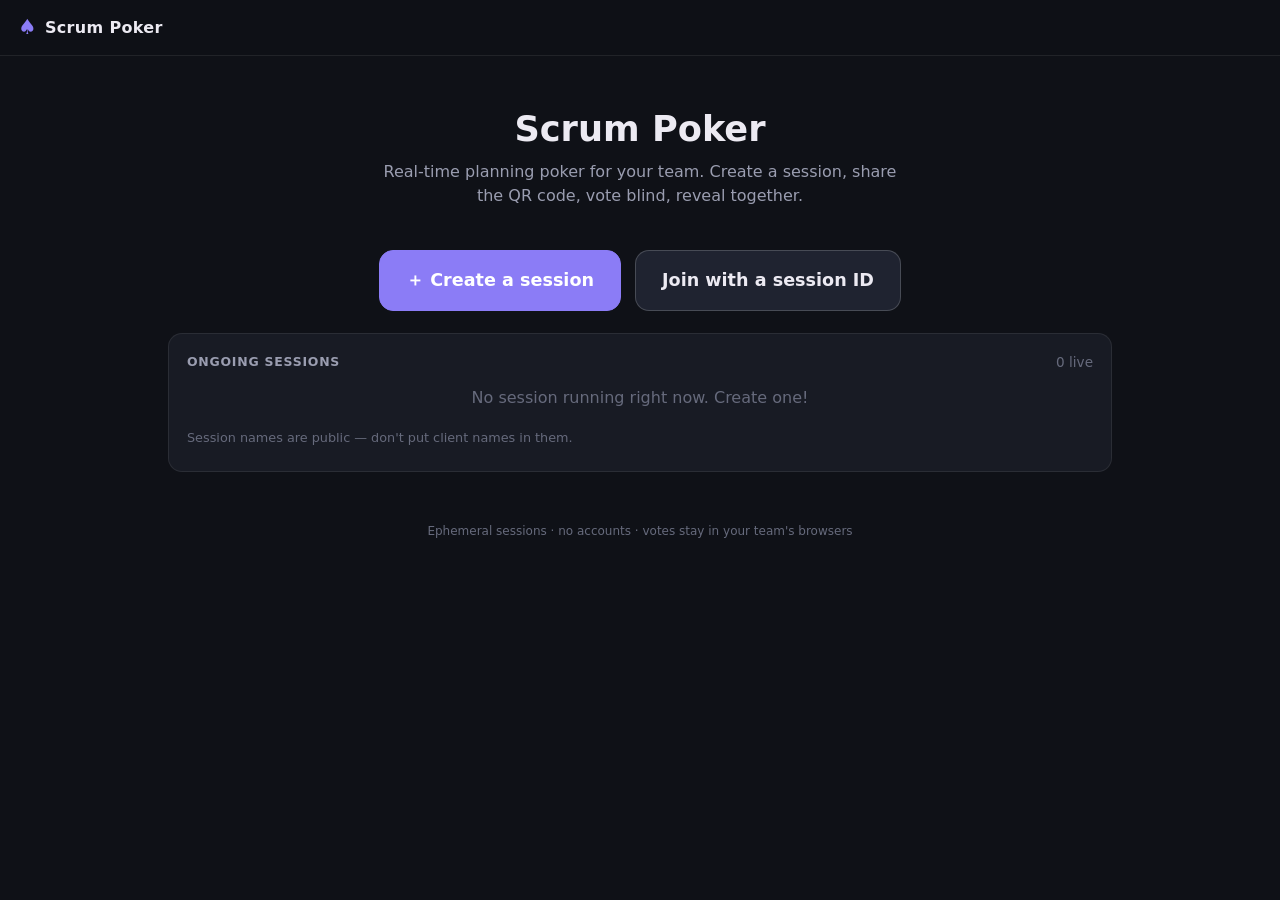
<file: scrumpoker/index.html>
<!DOCTYPE html>
<html lang="en">
<head>
<meta charset="utf-8">
<meta name="viewport" content="width=device-width, initial-scale=1, viewport-fit=cover">
<meta name="theme-color" content="#0f1117">
<meta name="robots" content="noindex">
<title>Scrum Poker</title>
<style>
:root{
  --bg:#0f1117; --panel:#181b24; --panel2:#1f2330; --raise:#272c3b;
  --line:rgba(255,255,255,.08); --line2:rgba(255,255,255,.18);
  --text:#eceaf2; --dim:#9a9db0; --faint:#666a7c;
  --acc:#8b7cf6; --acc2:#6d5be6; --accbg:rgba(139,124,246,.16);
  --green:#4fcf8a; --greenbg:rgba(79,207,138,.14);
  --red:#ee6f66; --redbg:rgba(238,111,102,.14);
  --amber:#f0b45a; --amberbg:rgba(240,180,90,.14);
  --r:14px; --rs:9px;
}
*{box-sizing:border-box;-webkit-tap-highlight-color:transparent}
html,body{margin:0;padding:0}
body{background:var(--bg);color:var(--text);font-family:Inter,system-ui,-apple-system,Segoe UI,Roboto,sans-serif;font-size:16px;line-height:1.5;-webkit-font-smoothing:antialiased;min-height:100vh;min-height:100dvh}
button,input,select{font:inherit;color:inherit}
a{color:var(--acc)}
h1,h2,h3{margin:0;line-height:1.2;font-weight:600}
h1{font-size:1.6rem}h2{font-size:1.25rem}h3{font-size:1rem;color:var(--dim);text-transform:uppercase;letter-spacing:.06em;font-size:.78rem}
p{margin:.4em 0}
.muted{color:var(--dim)}.faint{color:var(--faint)}.small{font-size:.85rem}
header{display:flex;align-items:center;gap:12px;padding:12px 18px;border-bottom:1px solid var(--line);position:sticky;top:0;background:rgba(15,17,23,.92);backdrop-filter:blur(8px);z-index:5}
header .brand{white-space:nowrap;font-weight:700;letter-spacing:.02em;display:flex;align-items:center;gap:8px;text-decoration:none;color:var(--text)}
header .brand span.s{color:var(--acc);font-size:1.3em}
header .sess{margin-left:auto;display:flex;align-items:center;gap:10px;font-size:.9rem;min-width:0}
header .sess .n{color:var(--dim);white-space:nowrap;overflow:hidden;text-overflow:ellipsis;max-width:40vw}
main{max-width:980px;margin:0 auto;padding:22px 18px calc(30px + env(safe-area-inset-bottom))}
.card{background:var(--panel);border:1px solid var(--line);border-radius:var(--r);padding:18px}
.card+.card{margin-top:16px}
.grid{display:grid;gap:16px}
@media(min-width:760px){.grid.two{grid-template-columns:1fr 1fr}.grid.main{grid-template-columns:minmax(0,1fr) 320px}}
.btn{display:inline-flex;align-items:center;justify-content:center;gap:8px;padding:10px 18px;border-radius:var(--rs);border:1px solid var(--line2);background:var(--panel2);cursor:pointer;font-weight:600;transition:.15s;white-space:nowrap}
.btn:hover{background:var(--raise)}
.btn:disabled{opacity:.45;cursor:not-allowed}
.btn.primary{background:var(--acc);border-color:var(--acc);color:#fff}
.btn.primary:hover{background:var(--acc2)}
.btn.danger{color:var(--red);border-color:rgba(238,111,102,.4)}
.btn.ghost{background:transparent;border-color:transparent;color:var(--dim)}
.btn.big{padding:16px 26px;font-size:1.1rem;border-radius:var(--r)}
.btn.sm{padding:6px 12px;font-size:.85rem}
.row{display:flex;gap:10px;flex-wrap:wrap;align-items:center}
.row.between{justify-content:space-between}
label.f{display:block;margin:12px 0 0}
label.f span{display:block;font-size:.82rem;color:var(--dim);margin-bottom:5px}
input[type=text],input[type=password],input[type=number],select{width:100%;padding:11px 13px;border-radius:var(--rs);border:1px solid var(--line2);background:var(--bg);outline:none}
input:focus,select:focus{border-color:var(--acc)}
.hint{font-size:.8rem;color:var(--faint);margin-top:4px}
.err{color:var(--red);background:var(--redbg);border:1px solid rgba(238,111,102,.3);padding:10px 12px;border-radius:var(--rs);margin-top:12px}
.ok{color:var(--green);background:var(--greenbg);border:1px solid rgba(79,207,138,.3);padding:10px 12px;border-radius:var(--rs);margin-top:12px}
.warn{color:var(--amber);background:var(--amberbg);border:1px solid rgba(240,180,90,.3);padding:10px 12px;border-radius:var(--rs);margin-top:12px}
.badge{display:inline-block;padding:2px 9px;border-radius:99px;font-size:.75rem;font-weight:600;letter-spacing:.03em;background:var(--accbg);color:var(--acc)}
.badge.green{background:var(--greenbg);color:var(--green)}
.badge.amber{background:var(--amberbg);color:var(--amber)}
.badge.red{background:var(--redbg);color:var(--red)}
.badge.grey{background:rgba(255,255,255,.07);color:var(--dim)}
/* landing */
.hero{text-align:center;padding:30px 0 20px}
.hero h1{font-size:2.2rem}
.hero p{color:var(--dim);max-width:520px;margin:10px auto 0}
.actions{display:flex;gap:14px;justify-content:center;flex-wrap:wrap;margin:22px 0}
.lobby{list-style:none;margin:0;padding:0}
.lobby li{display:flex;align-items:center;gap:12px;padding:12px 0;border-top:1px solid var(--line)}
.lobby li:first-child{border-top:0}
.lobby .nm{font-weight:600;flex:1;min-width:0;overflow:hidden;text-overflow:ellipsis;white-space:nowrap}
.dot{width:8px;height:8px;border-radius:50%;background:var(--green);box-shadow:0 0 0 3px var(--greenbg);flex:none}
.empty{color:var(--faint);padding:14px 0;text-align:center}
/* waiting room */
.room{display:grid;gap:22px;align-items:start}
@media(min-width:760px){.room{grid-template-columns:auto 1fr}}
.qr{background:#fff;padding:14px;border-radius:var(--r);display:inline-block;line-height:0}
.qr svg{width:min(62vw,300px);height:auto;display:block}
.link{font-family:ui-monospace,SFMono-Regular,Menlo,monospace;font-size:.8rem;word-break:break-all;color:var(--dim);background:var(--bg);padding:8px 10px;border-radius:var(--rs);border:1px solid var(--line);margin-top:10px}
.chips{display:flex;flex-wrap:wrap;gap:8px;margin-top:10px}
.chip{padding:8px 14px;border-radius:99px;background:var(--panel2);border:1px solid var(--line2);font-weight:600;animation:pop .35s cubic-bezier(.2,1.4,.4,1)}
.chip.admin{border-color:var(--acc);color:var(--acc)}
.chip.off{opacity:.45;text-decoration:line-through}
@keyframes pop{from{transform:scale(.6);opacity:0}}
.count{font-size:3rem;font-weight:700;line-height:1}
/* vote screen */
.feat{display:flex;align-items:baseline;gap:12px;flex-wrap:wrap}
.feat h1{font-size:1.5rem;word-break:break-word}
.tabs{display:flex;gap:4px;border-bottom:1px solid var(--line);margin:14px 0 18px}
.tabs button{background:none;border:0;padding:10px 14px;color:var(--dim);font-weight:600;cursor:pointer;border-bottom:2px solid transparent;margin-bottom:-1px}
.tabs button.on{color:var(--text);border-bottom-color:var(--acc)}
.deck{display:grid;grid-template-columns:repeat(auto-fill,minmax(68px,1fr));gap:10px;margin-top:14px}
@media(max-width:480px){.deck{grid-template-columns:repeat(4,1fr);gap:8px}.pcard{font-size:1.25rem}}
.pcard{aspect-ratio:2/3;border-radius:10px;border:2px solid var(--line2);background:linear-gradient(160deg,var(--panel2),var(--raise));display:flex;align-items:center;justify-content:center;font-size:1.5rem;font-weight:700;cursor:pointer;transition:.15s;position:relative;user-select:none}
.pcard:hover{transform:translateY(-4px);border-color:var(--acc)}
.pcard.sel{border-color:var(--acc);background:linear-gradient(160deg,var(--acc),var(--acc2));color:#fff;transform:translateY(-6px);box-shadow:0 10px 24px rgba(139,124,246,.35)}
.pcard:disabled,.pcard.dis{opacity:.4;cursor:not-allowed;transform:none}
.pcard .c{position:absolute;top:5px;left:7px;font-size:.6rem;opacity:.6}
.roster{list-style:none;margin:0;padding:0}
.roster li{display:flex;align-items:center;gap:10px;padding:8px 0;border-top:1px solid var(--line)}
.roster li:first-child{border-top:0}
.roster .nm{flex:1;font-weight:600;min-width:0;overflow:hidden;text-overflow:ellipsis;white-space:nowrap}
.roster .st{font-size:.85rem;color:var(--dim)}
.roster li.off .nm{color:var(--faint);text-decoration:line-through}
.st.v{color:var(--green)}
.x{background:none;border:0;color:var(--faint);cursor:pointer;padding:2px 6px;font-size:1rem}
.x:hover{color:var(--red)}
.mini{display:inline-flex;align-items:center;justify-content:center;min-width:34px;height:46px;padding:0 8px;border-radius:7px;border:1.5px solid var(--line2);background:var(--panel2);font-weight:700;font-size:1.05rem}
.mini.hid{color:var(--faint);letter-spacing:.1em}
.mini.min{border-color:var(--green);color:var(--green)}
.mini.max{border-color:var(--red);color:var(--red)}
.stats{display:grid;grid-template-columns:repeat(3,1fr);gap:10px;margin-top:14px}
.stat{background:var(--bg);border:1px solid var(--line);border-radius:var(--rs);padding:12px}
.stat .l{font-size:.72rem;color:var(--dim);text-transform:uppercase;letter-spacing:.06em}
.stat .v{font-size:1.8rem;font-weight:700;line-height:1.15}
.stat .w{font-size:.8rem;color:var(--dim);word-break:break-word}
.stat.min .v{color:var(--green)}.stat.max .v{color:var(--red)}.stat.med .v{color:var(--acc)}
.votes{display:flex;flex-wrap:wrap;gap:10px;margin-top:14px}
.vote{display:flex;flex-direction:column;align-items:center;gap:4px;min-width:64px}
.vote .who{font-size:.75rem;color:var(--dim);max-width:80px;overflow:hidden;text-overflow:ellipsis;white-space:nowrap}
.flip{animation:flip .5s ease both}
@keyframes flip{from{transform:rotateY(90deg);opacity:0}to{transform:none;opacity:1}}
.admin{border-color:rgba(139,124,246,.35)}
.admin h3{color:var(--acc)}
table{width:100%;border-collapse:collapse;font-size:.92rem}
th,td{text-align:left;padding:9px 8px;border-bottom:1px solid var(--line);vertical-align:top}
th{color:var(--dim);font-weight:600;font-size:.78rem;text-transform:uppercase;letter-spacing:.05em}
td.pts{font-weight:700;font-size:1.1rem;color:var(--acc)}
.tw{overflow-x:auto}
/* overlays */
#overlay[hidden]{display:none}
#overlay{position:fixed;inset:0;background:rgba(15,17,23,.9);display:flex;align-items:center;justify-content:center;z-index:50;backdrop-filter:blur(6px)}
#overlay .n{font-size:min(40vw,260px);font-weight:800;line-height:1;color:#fff;animation:tick .9s ease-out both}
@keyframes tick{0%{transform:scale(1.6);opacity:0}25%{transform:scale(1);opacity:1}100%{opacity:.9}}
#toasts{position:fixed;right:16px;bottom:16px;display:flex;flex-direction:column;gap:8px;z-index:60;max-width:min(90vw,360px)}
.toast{background:var(--panel2);border:1px solid var(--line2);border-left:3px solid var(--acc);padding:10px 14px;border-radius:var(--rs);box-shadow:0 8px 24px rgba(0,0,0,.4);animation:pop .3s ease;font-size:.92rem}
.toast.green{border-left-color:var(--green)}.toast.red{border-left-color:var(--red)}.toast.amber{border-left-color:var(--amber)}
.modal{position:fixed;inset:0;background:rgba(0,0,0,.6);display:flex;align-items:center;justify-content:center;z-index:40;padding:18px}
.modal .card{max-width:420px;width:100%}
.spin{display:inline-block;width:14px;height:14px;border:2px solid var(--line2);border-top-color:var(--acc);border-radius:50%;animation:sp .8s linear infinite;vertical-align:-2px;margin-right:6px}
@keyframes sp{to{transform:rotate(360deg)}}
footer{text-align:center;color:var(--faint);font-size:.75rem;padding:20px}
</style>
</head>
<body>
<header>
  <a class="brand" href="./"><span class="s">♠</span> Scrum Poker</a>
  <div class="sess" id="hdr"></div>
</header>
<main id="app"></main>
<footer>Ephemeral sessions · no accounts · votes stay in your team's browsers</footer>
<div id="toasts"></div>
<div id="overlay" hidden><div class="n"></div></div>

<!-- supabase-js 2.45.4 UMD (classic realtime-js). Do NOT bump to 2.10x: its rewritten presence layer drops presence refs after the first diff, so leaves/untrack never apply and the lobby fills with ghosts. `presence.enabled: true` is required by current Realtime servers for this older client. -->
<script src="supabase.min.js"></script>
<script src="qrcode.js"></script>
<script>
(() => {
'use strict';

/* ───────────────────────── config ───────────────────────── */
const SUPABASE_URL  = 'https://hrvxhnmtvzvrsmmmmtsv.supabase.co';
const SUPABASE_ANON = 'sb_publishable_Mj-FuPZcN_oTeLQ0ME84yQ_uulPdJ4c';
const FIB = [0,1,2,3,5,8,13,21,34,55,89,144,233,377,610];
const COFFEE = '☕', INF = '∞';
const JOIN_TIMEOUT = 8000;
const LOBBY_CHANNEL = 'poker:lobby';

const sb = supabase.createClient(SUPABASE_URL, SUPABASE_ANON, {
  auth: { persistSession:false, autoRefreshToken:false, detectSessionInUrl:false, storageKey:'sb-scrumpoker-noop' },
  realtime: { params: { eventsPerSecond: 20 } }
});

/* ───────────────────────── helpers ───────────────────────── */
const $ = s => document.querySelector(s);
const app = $('#app');
const esc = s => String(s ?? '').replace(/[&<>"']/g, c => ({'&':'&amp;','<':'&lt;','>':'&gt;','"':'&quot;',"'":'&#39;'}[c]));
const sleep = ms => new Promise(r => setTimeout(r, ms));
function uid(n = 10) {
  const a = 'abcdefghijklmnopqrstuvwxyz0123456789', b = new Uint8Array(n);
  crypto.getRandomValues(b); return Array.from(b, x => a[x % a.length]).join('');
}
async function sha256hex(str) {
  const buf = await crypto.subtle.digest('SHA-256', new TextEncoder().encode(str));
  return Array.from(new Uint8Array(buf), b => b.toString(16).padStart(2,'0')).join('');
}
const deriveKey = async (sid, pw) => (await sha256hex(`scrumpoker:${sid}:${pw}`)).slice(0, 24);
const chanName = (sid, key) => `poker:${sid}:${key}`;
const joinUrl = (sid, key) => `${location.origin}${location.pathname}?s=${encodeURIComponent(sid)}&t=${encodeURIComponent(key)}`;
const fmtCard = c => c === null || c === undefined ? '' : String(c);
const isNum = c => typeof c === 'number';
const nowIso = () => new Date().toISOString();
const timeHM = ts => new Date(ts).toLocaleTimeString([], {hour:'2-digit', minute:'2-digit'});

function toast(msg, kind = '') {
  const el = document.createElement('div');
  el.className = 'toast ' + kind; el.textContent = msg;
  $('#toasts').appendChild(el);
  setTimeout(() => { el.style.opacity = '0'; el.style.transition = '.4s'; setTimeout(() => el.remove(), 400); }, 4200);
}

/* ───────────────────────── state ───────────────────────── */
const me = {
  clientId: sessionStorage.getItem('poker:cid') || (() => { const c = uid(12); sessionStorage.setItem('poker:cid', c); return c; })(),
  nickname: null, isAdmin: false, sid: null, key: null, joined: false, myVote: null
};
let S = null;            // session state (authoritative for admin, mirror for players)
let chan = null;         // session channel
let lobbyChan = null;    // global lobby channel
let countdownN = null;
let adminPresent = false;
const ui = { screen: 'landing', tab: 'vote', lobby: [], showManualJoin: false, join: { status: 'idle', error: null, sid: '', name: '', key: null, nickname: '', password: '' }, feature: '', points: '' };
let joinTimer = null;

const ADMIN_KEY = sid => `poker:admin:${sid}`;
function saveAdmin() {
  if (!me.isAdmin || !S) return;
  localStorage.setItem(ADMIN_KEY(S.sid), JSON.stringify({ state: S, key: me.key, clientId: me.clientId, nickname: me.nickname, savedAt: Date.now() }));
}
function savedAdminSessions() {
  const out = [];
  for (let i = 0; i < localStorage.length; i++) {
    const k = localStorage.key(i); if (!k.startsWith('poker:admin:')) continue;
    try { const d = JSON.parse(localStorage.getItem(k)); out.push(d); } catch {}
  }
  return out.sort((a,b) => b.savedAt - a.savedAt);
}
function savePlayer() {
  sessionStorage.setItem('poker:me', JSON.stringify({ sid: me.sid, key: me.key, nickname: me.nickname }));
}

/* ───────────────────────── game logic (admin) ───────────────────────── */
function deckFor(cap) { return FIB.filter(v => v <= cap); }

function computeResults(votes, deck) {
  const entries = Object.entries(votes);
  const nums = entries.filter(([,c]) => isNum(c));
  const base = { count: nums.length, total: entries.length, min: null, max: null, median: null, proposal: null, consensus: false };
  if (!nums.length) return base;
  const vals = nums.map(([,c]) => c).sort((a,b) => a-b);
  const minV = vals[0], maxV = vals[vals.length-1];
  const mid = vals.length / 2;
  const median = vals.length % 2 ? vals[Math.floor(mid)] : (vals[mid-1] + vals[mid]) / 2;
  let proposal = deck[0];
  for (const v of deck) {
    const d = Math.abs(v - median), b = Math.abs(proposal - median);
    if (d < b || (d === b && v > proposal)) proposal = v;   // tie → round up
  }
  return { ...base,
    min: { value: minV, who: nums.filter(([,c]) => c === minV).map(([n]) => n) },
    max: { value: maxV, who: nums.filter(([,c]) => c === maxV).map(([n]) => n) },
    median, proposal, consensus: minV === maxV };
}

function publicState() {
  const revealed = S.phase === 'revealed';
  return { ...S, votes: revealed ? S.votes : {}, voted: Object.keys(S.votes), results: revealed ? S.results : null };
}

let bcTimer = null;
function broadcastState() {
  saveAdmin(); render();
  clearTimeout(bcTimer);
  bcTimer = setTimeout(() => {
    if (chan && chan.state === 'joined') chan.send({ type: 'broadcast', event: 'state', payload: { state: publicState() } });
    updateLobbyPresence();
  }, 60);
}
function ack(clientId, ok, reason = null, extra = {}) {
  chan?.send({ type: 'broadcast', event: 'join-ack', payload: { clientId, ok, reason, ...extra } });
}
function findNick(nick) {
  const l = nick.toLowerCase();
  return Object.keys(S.participants).find(k => k.toLowerCase() === l);
}
function connectedCount() { return Object.values(S.participants).filter(p => p.connected).length; }

function handleJoin(p) {
  const nick = String(p.nickname || '').trim().slice(0, 24);
  if (!nick) return ack(p.clientId, false, 'Please enter a nickname.');
  const existingKey = findNick(nick);
  if (existingKey) {
    const ex = S.participants[existingKey];
    if (ex.clientId === p.clientId) { ex.connected = true; ack(p.clientId, true, null, { nickname: existingKey, yourVote: S.votes[existingKey] ?? null }); broadcastState(); return; }
    if (ex.connected) return ack(p.clientId, false, `“${existingKey}” is already taken in this session.`);
    if (!p.rejoin) return ack(p.clientId, false, null, { needConfirm: true, nickname: existingKey });
    ex.clientId = p.clientId; ex.connected = true;
    toast(`${existingKey} is back${S.votes[existingKey] !== undefined ? ' (vote kept)' : ''}`, 'green');
    ack(p.clientId, true, null, { nickname: existingKey, yourVote: S.votes[existingKey] ?? null }); broadcastState(); return;
  }
  const voting = S.phase === 'voting' || S.phase === 'countdown' || S.phase === 'revealed';
  const role = voting ? 'spectator' : 'player';
  S.participants[nick] = { nickname: nick, clientId: p.clientId, connected: true, role, joinedAt: Date.now() };
  toast(role === 'spectator' ? `${nick} joined as spectator (vote in progress)` : `${nick} joined`, 'green');
  ack(p.clientId, true, null, { nickname: nick }); broadcastState();
}
function handleVote(p) {
  if (S.phase !== 'voting') return;
  const nick = findNick(String(p.nickname || ''));
  if (!nick) return;
  const pt = S.participants[nick];
  if (pt.clientId !== p.clientId || pt.role === 'spectator') return;
  const c = p.card;
  const valid = (isNum(c) && S.deck.includes(c)) || c === COFFEE || c === INF;
  if (c === null) delete S.votes[nick]; else if (valid) S.votes[nick] = c; else return;
  broadcastState();
}
function handleLeave(p) {
  const nick = findNick(String(p.nickname || ''));
  if (!nick || S.participants[nick].clientId !== p.clientId) return;
  delete S.participants[nick]; delete S.votes[nick];
  toast(`${nick} left the session`, 'amber'); broadcastState();
}
function syncPresence() {
  if (!chan) return;
  const present = new Set();
  for (const [key, arr] of Object.entries(chan.presenceState())) if (arr.length) present.add(key);
  if (me.isAdmin) {
    let changed = false;
    for (const pt of Object.values(S.participants)) {
      const on = pt.clientId === me.clientId ? true : present.has(pt.clientId);
      if (on !== pt.connected) {
        pt.connected = on; changed = true;
        if (!on) { const nick = pt.nickname; setTimeout(() => { const q = S?.participants[nick]; if (q && !q.connected) toast(`${nick} disconnected`, 'red'); }, 2500); }
      }
    }
    if (changed) broadcastState();
  } else {
    const was = adminPresent;
    adminPresent = Object.values(chan.presenceState()).flat().some(p => p.role === 'admin');
    if (was !== adminPresent) render();
  }
}

/* admin actions */
function startVote(feature, revote = false) {
  feature = String(feature || '').trim();
  if (!feature) { toast('Enter a feature name first', 'amber'); return; }
  if (!revote) {
    S.round = 1;
    for (const p of Object.values(S.participants)) if (p.role === 'spectator') p.role = 'player';
  } else S.round++;
  S.feature = feature; S.votes = {}; S.results = null; S.phase = 'voting';
  me.myVote = null; ui.feature = ''; ui.points = '';
  broadcastState();
}
async function go() {
  if (S.phase !== 'voting') return;
  if (!Object.keys(S.votes).length && !confirm('Nobody has voted yet. Reveal anyway?')) return;
  S.phase = 'countdown'; broadcastState();
  for (const n of [3, 2, 1]) {
    countdownN = n; renderOverlay();
    chan?.send({ type: 'broadcast', event: 'countdown', payload: { n } });
    await sleep(1000);
  }
  countdownN = null; renderOverlay();
  S.results = computeResults(S.votes, S.deck);
  S.phase = 'revealed';
  ui.points = S.results.proposal ?? '';
  broadcastState();
}
function settle(points) {
  const v = Number(points);
  if (!Number.isFinite(v) || v < 0) { toast('Enter a valid number of story points', 'amber'); return; }
  const r = S.results || computeResults(S.votes, S.deck);
  S.history.push({ feature: S.feature, points: v, min: r.min?.value ?? null, max: r.max?.value ?? null, median: r.median, votes: { ...S.votes }, rounds: S.round, at: Date.now() });
  S.phase = 'idle'; S.feature = ''; S.votes = {}; S.results = null; S.round = 0; me.myVote = null; ui.points = '';
  broadcastState();
  toast('Saved to history', 'green');
}
function removeParticipant(nick) {
  if (!S.participants[nick] || S.participants[nick].role === 'admin') return;
  delete S.participants[nick]; delete S.votes[nick]; broadcastState();
}
async function endSession() {
  if (!confirm('End the session for everyone? The history will be lost unless you export it.')) return;
  chan?.send({ type: 'broadcast', event: 'ended', payload: {} });
  await sleep(150);
  localStorage.removeItem(ADMIN_KEY(S.sid));
  await teardown(); goHome();
}

/* ───────────────────────── player actions ───────────────────────── */
function castVote(card) {
  if (!S || S.phase !== 'voting') return;
  const mine = S.participants[me.nickname];
  if (!mine || mine.role === 'spectator') return;
  const next = me.myVote === card ? null : card;
  me.myVote = next;
  if (me.isAdmin) { if (next === null) delete S.votes[me.nickname]; else S.votes[me.nickname] = next; broadcastState(); }
  else { chan?.send({ type: 'broadcast', event: 'vote', payload: { clientId: me.clientId, nickname: me.nickname, card: next } }); render(); }
}
async function leaveSession() {
  if (me.isAdmin) return endSession();
  chan?.send({ type: 'broadcast', event: 'leave', payload: { clientId: me.clientId, nickname: me.nickname } });
  await sleep(150);
  sessionStorage.removeItem('poker:me');
  await teardown(); goHome();
}

/* ───────────────────────── realtime plumbing ───────────────────────── */
const withTimeout = (p, ms) => Promise.race([p, sleep(ms)]);
async function dropChannel(c) {
  try { await withTimeout(c.untrack(), 1000); } catch {}
  try { await withTimeout(sb.removeChannel(c), 1500); } catch {}
}
async function teardown() {
  clearTimeout(joinTimer);
  const wasAdmin = me.isAdmin;
  if (chan) { const c = chan; chan = null; await dropChannel(c); }
  // the admin rebuilds its lobby channel afterwards: a fresh subscribe gets a clean presence snapshot
  if (wasAdmin && lobbyChan) { const l = lobbyChan; lobbyChan = null; await dropChannel(l); }
  S = null; me.sid = me.key = me.nickname = null; me.isAdmin = me.joined = false; me.myVote = null;
  adminPresent = false; countdownN = null; renderOverlay();
}

function connectSession() {
  chan = sb.channel(chanName(me.sid, me.key), { config: { broadcast: { self: false }, presence: { key: me.clientId, enabled: true } } });
  if (me.isAdmin) {
    chan.on('broadcast', { event: 'join'  }, ({ payload }) => handleJoin(payload));
    chan.on('broadcast', { event: 'vote'  }, ({ payload }) => handleVote(payload));
    chan.on('broadcast', { event: 'leave' }, ({ payload }) => handleLeave(payload));
    chan.on('broadcast', { event: 'sync'  }, () => broadcastState());
  } else {
    chan.on('broadcast', { event: 'state' }, ({ payload }) => onState(payload.state));
    chan.on('broadcast', { event: 'countdown' }, ({ payload }) => { countdownN = payload.n; renderOverlay(); });
    chan.on('broadcast', { event: 'join-ack' }, ({ payload }) => onJoinAck(payload));
    chan.on('broadcast', { event: 'ended' }, async () => { toast('The admin ended the session', 'amber'); sessionStorage.removeItem('poker:me'); await teardown(); goHome(); });
  }
  chan.on('presence', { event: 'sync' }, syncPresence);
  chan.subscribe(async (status) => {
    if (status === 'SUBSCRIBED') {
      await chan.track({ clientId: me.clientId, nickname: me.nickname, role: me.isAdmin ? 'admin' : 'player' });
      if (me.isAdmin) { broadcastState(); }
      else sendJoin(me.joined);   // (re)join — after a socket reconnect this is a silent rejoin
    } else if (status === 'CHANNEL_ERROR' || status === 'TIMED_OUT') {
      toast('Realtime connection problem, retrying…', 'red');
    }
  });
}
function sendJoin(rejoin) {
  chan?.send({ type: 'broadcast', event: 'join', payload: { clientId: me.clientId, nickname: me.nickname, rejoin: !!(rejoin || me._rejoin) } });
  if (!me.joined) {
    clearTimeout(joinTimer);
    joinTimer = setTimeout(() => {
      if (me.joined) return;
      ui.join.status = 'error';
      ui.join.error = adminPresent ? 'The admin did not answer. Try again.' : 'No session found with this password (or the admin is offline).';
      render();
    }, JOIN_TIMEOUT);
  }
}
function onJoinAck(p) {
  if (p.clientId !== me.clientId) return;
  clearTimeout(joinTimer);
  if (p.ok) { me.joined = true; me._rejoin = false; me.nickname = p.nickname || me.nickname; if (p.yourVote !== undefined) me.myVote = p.yourVote; savePlayer(); ui.join.status = 'joined'; ui.screen = 'session'; ui.tab = 'vote'; history.replaceState(null, '', `?s=${encodeURIComponent(me.sid)}`); render(); return; }
  if (p.needConfirm) { ui.join.status = 'confirm'; ui.join.nickname = p.nickname || me.nickname; render(); return; }
  ui.join.status = 'error'; ui.join.error = p.reason || 'Join refused.'; render();
}
function onState(state) {
  const prev = S; S = state;
  if (!me.joined) return;
  if (prev && prev.phase !== 'revealed' && S.phase === 'revealed') { countdownN = null; renderOverlay(); }
  if (prev && prev.phase !== 'voting' && S.phase === 'voting') me.myVote = null;
  if (S.phase !== 'voting' && S.phase !== 'countdown') me.myVote = S.votes?.[me.nickname] ?? null;
  if (prev && prev.phase !== 'voting' && S.phase === 'voting') toast(`Vote started: ${S.feature}`);
  render();
}

function ensureLobby(cb) {
  if (lobbyChan && !sb.realtime.getChannels().includes(lobbyChan)) lobbyChan = null;   // dropped by the client (socket closed on last channel removal)
  if (lobbyChan) { cb && cb(); return; }
  const ch = lobbyChan = sb.channel(LOBBY_CHANNEL, { config: { presence: { key: 'l-' + me.clientId, enabled: true } } });
  ch.on('presence', { event: 'sync' }, () => {
    if (ch !== lobbyChan) return;   // superseded by a rebuilt channel
    const bySid = new Map();        // a reloaded admin can leave a stale duplicate under the same key for a few seconds
    for (const p of Object.values(ch.presenceState()).flat()) if (p.sid) bySid.set(p.sid, p);
    ui.lobby = [...bySid.values()].sort((a,b) => a.createdAt - b.createdAt);
    if (ui.screen === 'landing') render();
  });
  ch.subscribe(status => { if (status === 'SUBSCRIBED' && ch === lobbyChan) { updateLobbyPresence(); cb && cb(); } });
}
function updateLobbyPresence() {
  if (!lobbyChan || lobbyChan.state !== 'joined') return;
  if (me.isAdmin && S) lobbyChan.track({ sid: S.sid, name: S.name, players: connectedCount(), phase: S.phase, createdAt: S.createdAt });
}

/* ───────────────────────── flows ───────────────────────── */
async function createSession({ name, password, cap, nickname }) {
  const sid = uid(8);
  const key = await deriveKey(sid, password);
  Object.assign(me, { nickname, isAdmin: true, sid, key, joined: true, myVote: null });
  S = { sid, name, cap, deck: deckFor(cap), createdAt: Date.now(), phase: 'lobby', feature: '', round: 0,
        participants: { [nickname]: { nickname, clientId: me.clientId, connected: true, role: 'admin', joinedAt: Date.now() } },
        votes: {}, results: null, history: [] };
  saveAdmin();
  history.replaceState(null, '', `?s=${sid}`);
  ui.screen = 'session'; ui.tab = 'vote'; render();
  ensureLobby(); connectSession();
}
function resumeAdmin(sid) {
  const d = JSON.parse(localStorage.getItem(ADMIN_KEY(sid)));
  Object.assign(me, { nickname: d.nickname, isAdmin: true, sid, key: d.key, joined: true, clientId: d.clientId });
  sessionStorage.setItem('poker:cid', d.clientId);
  S = d.state; me.myVote = S.votes[me.nickname] ?? null;
  for (const p of Object.values(S.participants)) p.connected = p.role === 'admin';
  if (S.phase === 'countdown') S.phase = 'voting';
  history.replaceState(null, '', `?s=${sid}`);
  ui.screen = 'session'; ui.tab = 'vote'; render();
  ensureLobby(); connectSession();
}
async function joinSession({ sid, key, password, nickname, rejoin = false }) {
  if (!key) key = await deriveKey(sid, password);
  Object.assign(me, { nickname, isAdmin: false, sid, key, joined: false, myVote: null });
  ui.join.status = 'waiting'; ui.join.error = null; ui.screen = 'join'; render();
  if (chan) { const c = chan; chan = null; await dropChannel(c); }
  me._rejoin = !!rejoin;
  connectSession();
}
function goHome() {
  ui.screen = 'landing'; ui.join = { status: 'idle', error: null, sid: '', name: '', key: null, nickname: '', password: '' };
  history.replaceState(null, '', location.pathname);
  render(); ensureLobby();
}

/* ───────────────────────── rendering ───────────────────────── */
function preserve(fn) {
  const a = document.activeElement, id = a && a.id; let pos = null; try { pos = a && a.selectionStart; } catch {}
  fn();
  if (id) { const el = document.getElementById(id); if (el) { el.focus(); try { if (pos != null) el.setSelectionRange(pos, pos); } catch {} } }
}
function render() { preserve(() => { renderHeader(); app.innerHTML = ({ landing: vLanding, create: vCreate, join: vJoin, session: vSession })[ui.screen](); }); renderOverlay(); }
function renderHeader() {
  if (!S || ui.screen !== 'session') { $('#hdr').innerHTML = ''; return; }
  $('#hdr').innerHTML = `<span class="n">${esc(S.name)}</span><span class="badge ${me.isAdmin ? '' : 'grey'}">${esc(me.nickname)}${me.isAdmin ? ' · admin' : ''}</span>
    <button class="btn sm ghost" data-action="leave">${me.isAdmin ? 'End' : 'Leave'}</button>`;
}
function renderOverlay() {
  const o = $('#overlay');
  if (countdownN === null) { o.hidden = true; return; }
  o.hidden = false; const n = o.querySelector('.n'); n.textContent = countdownN; n.style.animation = 'none'; void n.offsetWidth; n.style.animation = '';
}

function vLanding() {
  const mine = savedAdminSessions();
  return `
  <div class="hero"><h1>Scrum Poker</h1><p>Real-time planning poker for your team. Create a session, share the QR code, vote blind, reveal together.</p></div>
  <div class="actions">
    <button class="btn primary big" data-action="show-create">＋ Create a session</button>
    <button class="btn big" data-action="toggle-manual">Join with a session ID</button>
  </div>
  ${ui.showManualJoin ? `<div class="card"><form data-form="manual-join"><h3>Join with a session ID</h3>
    <label class="f"><span>Session ID</span><input type="text" id="mj-sid" name="sid" required autocomplete="off" placeholder="e.g. k3x9p2qa"></label>
    <div class="row" style="margin-top:14px"><button class="btn primary">Continue</button></div></form></div>` : ''}
  ${mine.length ? `<div class="card"><h3>Your sessions on this browser</h3><ul class="lobby">${mine.map(d => `<li><span class="nm">${esc(d.state.name)} <span class="faint small">· ${d.state.history.length} settled · ${timeHM(d.savedAt)}</span></span>
    <button class="btn sm primary" data-action="resume-admin" data-sid="${esc(d.state.sid)}">Resume as admin</button><button class="x" title="Forget" data-action="forget-admin" data-sid="${esc(d.state.sid)}">✕</button></li>`).join('')}</ul></div>` : ''}
  <div class="card"><div class="row between"><h3>Ongoing sessions</h3><span class="faint small">${ui.lobby.length} live</span></div>
    ${ui.lobby.length ? `<ul class="lobby">${ui.lobby.map(s => `<li><span class="dot"></span><span class="nm">${esc(s.name)}</span>
      <span class="badge ${s.phase === 'lobby' ? 'green' : s.phase === 'idle' ? 'grey' : 'amber'}">${s.phase === 'lobby' ? 'waiting room' : s.phase === 'idle' ? 'between votes' : 'voting'}</span>
      <span class="muted small">${s.players} ${s.players === 1 ? 'player' : 'players'}</span>
      <button class="btn sm" data-action="lobby-join" data-sid="${esc(s.sid)}" data-name="${esc(s.name)}">Join</button></li>`).join('')}</ul>`
    : `<div class="empty">No session running right now. Create one!</div>`}
    <p class="hint">Session names are public — don't put client names in them.</p></div>`;
}
function vCreate() {
  return `<div class="card" style="max-width:520px;margin:0 auto"><form data-form="create"><h2>Create a session</h2>
    <label class="f"><span>Session name (shown in the public lobby)</span><input type="text" id="c-name" name="name" required maxlength="40" placeholder="Team Rocket" autocomplete="off"></label>
    <label class="f"><span>Password (needed to join without the QR code)</span><input type="text" id="c-pw" name="password" required maxlength="40" autocomplete="off"></label>
    <label class="f"><span>Highest card</span><select id="c-cap" name="cap">${FIB.filter(v => v >= 5).map(v => `<option value="${v}" ${v === 34 ? 'selected' : ''}>${v}</option>`).join('')}</select>
      <div class="hint">Deck: 0, 1, 2, 3, 5, 8 … up to this value, plus ☕ (need a break) and ∞ (too big).</div></label>
    <label class="f"><span>Your nickname (you vote too)</span><input type="text" id="c-nick" name="nickname" required maxlength="24" autocomplete="off"></label>
    <div class="row" style="margin-top:18px"><button class="btn primary big">Open the waiting room</button><button type="button" class="btn ghost" data-action="home">Cancel</button></div>
  </form></div>`;
}
function vJoin() {
  const j = ui.join;
  const title = j.name ? `Join “${esc(j.name)}”` : 'Join a session';
  if (j.status === 'waiting') return `<div class="card" style="max-width:420px;margin:0 auto"><h2>${title}</h2><p class="muted" style="margin-top:14px"><span class="spin"></span>Knocking on the door…</p><button class="btn ghost sm" data-action="cancel-join" style="margin-top:10px">Cancel</button></div>`;
  if (j.status === 'confirm') return `<div class="card" style="max-width:420px;margin:0 auto"><h2>Was that you?</h2>
    <p class="muted">Someone named <b>${esc(j.nickname)}</b> was previously in this session and is now disconnected. Rejoin as them? Your previous vote will be kept.</p>
    <div class="row" style="margin-top:14px"><button class="btn primary" data-action="confirm-rejoin">Yes, that was me</button><button class="btn" data-action="cancel-join">No, pick another nickname</button></div></div>`;
  return `<div class="card" style="max-width:420px;margin:0 auto"><form data-form="join"><h2>${title}</h2>
    ${j.key ? `<p class="ok small">You came in through the QR code — no password needed.</p>` : `<label class="f"><span>Session password</span><input type="password" id="j-pw" name="password" required autocomplete="off" value="${esc(j.password)}"></label>`}
    <label class="f"><span>Your nickname</span><input type="text" id="j-nick" name="nickname" required maxlength="24" autocomplete="off" value="${esc(j.nickname)}"></label>
    ${j.error ? `<div class="err">${esc(j.error)}</div>` : ''}
    <div class="row" style="margin-top:18px"><button class="btn primary big">Join</button><button type="button" class="btn ghost" data-action="home">Cancel</button></div>
  </form></div>`;
}

function vSession() {
  if (!S) return `<div class="card" style="max-width:420px;margin:0 auto"><p class="muted"><span class="spin"></span>Joined — waiting for the session state…</p></div>`;
  return S.phase === 'lobby' ? vRoom() : vVote();
}
function vRoom() {
  const url = joinUrl(S.sid, me.key);
  let svg = '';
  try { const q = qrcode(0, 'M'); q.addData(url); q.make(); svg = q.createSvgTag({ cellSize: 6, margin: 0, scalable: true }); } catch { svg = '<div class="err">QR too long</div>'; }
  const parts = Object.values(S.participants).sort((a,b) => a.joinedAt - b.joinedAt);
  return `<div class="room">
    <div class="card" style="text-align:center">
      <h3>Scan to join</h3>
      <div class="qr" style="margin-top:12px">${svg}</div>
      <div class="link">${esc(url)}</div>
      <div class="row" style="justify-content:center;margin-top:10px"><button class="btn sm" data-action="copy-link">Copy link</button></div>
      <p class="hint">Or join from the lobby with the password.</p>
    </div>
    <div>
      <div class="card"><div class="row between"><div><h3>In the room</h3><div class="count">${connectedCount()}</div></div>
        ${me.isAdmin ? `<button class="btn primary big" data-action="start-session" ${connectedCount() < 1 ? 'disabled' : ''}>Start ▶</button>` : `<span class="muted"><span class="spin"></span>Waiting for ${esc(adminNick())} to start…</span>`}</div>
        <div class="chips">${parts.map(p => `<span class="chip ${p.role === 'admin' ? 'admin' : ''} ${p.connected ? '' : 'off'}">${esc(p.nickname)}</span>`).join('')}</div>
      </div>
      ${!me.isAdmin && !adminPresent ? `<div class="warn">The admin seems to be offline. Waiting for them to come back…</div>` : ''}
      <div class="card" style="margin-top:16px"><h3>Session</h3><p class="muted small">${esc(S.name)} · cards up to <b>${S.cap}</b> · ID <code>${esc(S.sid)}</code></p>
        ${me.isAdmin ? `<p class="hint">The QR link carries the session key: anyone who scans it can join without the password until you end the session.</p>` : ''}</div>
    </div></div>`;
}
function adminNick() { return Object.values(S.participants).find(p => p.role === 'admin')?.nickname || 'the admin'; }

function vVote() {
  const mine = S.participants[me.nickname] || {};
  const phase = S.phase;
  const badge = { idle: ['grey', 'between votes'], voting: ['amber', 'voting'], countdown: ['amber', 'revealing…'], revealed: ['green', 'revealed'] }[phase] || ['grey', phase];
  return `
    <div class="feat">${S.feature ? `<h1>${esc(S.feature)}</h1>` : `<h1 class="faint">No feature yet</h1>`}<span class="badge ${badge[0]}">${badge[1]}</span>${S.round > 1 ? `<span class="badge grey">round ${S.round}</span>` : ''}</div>
    <div class="tabs"><button class="${ui.tab === 'vote' ? 'on' : ''}" data-action="tab" data-tab="vote">Current vote</button><button class="${ui.tab === 'history' ? 'on' : ''}" data-action="tab" data-tab="history">History <span class="badge grey">${S.history.length}</span></button></div>
    ${ui.tab === 'history' ? vHistory() : `<div class="grid main"><div>${vMain(mine)}</div><div>${vRoster()}${me.isAdmin ? vAdminPanel() : ''}</div></div>`}`;
}
function vMain(mine) {
  const phase = S.phase;
  if (!me.isAdmin && !adminPresent) return `<div class="warn">The admin is offline. The session is paused until they come back.</div>` + (phase === 'revealed' ? vResults() : '');
  if (phase === 'idle') return `<div class="card"><p class="muted">${me.isAdmin ? 'Enter the next feature name in the admin panel and start the vote.' : `Waiting for ${esc(adminNick())} to start the next feature…`}</p></div>`;
  if (phase === 'revealed') return vResults();
  if (mine.role === 'spectator') return `<div class="card"><span class="badge amber">spectator</span><p class="muted" style="margin-top:10px">You joined while this vote was running. You'll be able to vote from the next feature.</p></div>`;
  const cards = [...S.deck, COFFEE, INF];
  const voted = (S.voted || Object.keys(S.votes || {})).length, total = Object.values(S.participants).filter(p => p.role !== 'spectator' && p.connected).length;
  return `<div class="card">
    <div class="row between"><h3>Pick your card</h3><span class="muted small">${voted}/${total} voted</span></div>
    <div class="deck">${cards.map(c => `<button class="pcard ${me.myVote === c ? 'sel' : ''}" data-action="vote" data-card="${esc(c)}" ${phase !== 'voting' ? 'disabled' : ''} title="${c === COFFEE ? 'I need a break' : c === INF ? 'Too big to estimate' : ''}">${esc(c)}</button>`).join('')}</div>
    <p class="hint">${me.myVote === null ? 'Your card stays hidden until the reveal.' : `You picked <b>${esc(me.myVote)}</b> — you can change it until the reveal.`}</p>
  </div>`;
}
function vResults() {
  const r = S.results || computeResults(S.votes, S.deck);
  const all = Object.entries(S.votes).sort((a, b) => {
    const na = isNum(a[1]), nb = isNum(b[1]);
    if (na && nb) return a[1] - b[1]; if (na) return -1; if (nb) return 1; return String(a[1]).localeCompare(String(b[1]));
  });
  return `<div class="card">
    <div class="row between"><h3>Results${r.consensus && r.count > 1 ? ' · 🎉 consensus' : ''}</h3><span class="muted small">${r.count} numeric of ${r.total} votes</span></div>
    ${r.count ? `<div class="stats">
      <div class="stat min"><div class="l">Min</div><div class="v">${r.min.value}</div><div class="w">${esc(r.min.who.join(', '))}</div></div>
      <div class="stat med"><div class="l">Median</div><div class="v">${r.median}</div><div class="w">→ proposes <b>${r.proposal}</b></div></div>
      <div class="stat max"><div class="l">Max</div><div class="v">${r.max.value}</div><div class="w">${esc(r.max.who.join(', '))}</div></div>
    </div>` : `<p class="muted">No numeric votes this round.</p>`}
    <h3 style="margin-top:18px">All votes</h3>
    ${all.length ? `<div class="votes">${all.map(([n, c], i) => `<div class="vote"><span class="mini flip ${isNum(c) && c === r.min?.value ? 'min' : ''} ${isNum(c) && c === r.max?.value ? 'max' : ''}" style="animation-delay:${i * 60}ms">${esc(c)}</span><span class="who" title="${esc(n)}">${esc(n)}</span></div>`).join('')}</div>` : `<p class="muted">Nobody voted.</p>`}
    ${(r.total && (r.min?.value !== r.max?.value || r.count !== r.total)) ? `<p class="hint">☕ and ∞ are listed but excluded from min / max / median.</p>` : ''}
  </div>`;
}
function vRoster() {
  const parts = Object.values(S.participants).sort((a, b) => (a.role === 'admin' ? -1 : b.role === 'admin' ? 1 : a.joinedAt - b.joinedAt));
  const voted = new Set(S.voted || Object.keys(S.votes || {}));
  const showStatus = S.phase === 'voting' || S.phase === 'countdown';
  return `<div class="card"><div class="row between"><h3>Players</h3><span class="muted small">${connectedCount()} online</span></div>
    <ul class="roster">${parts.map(p => {
      let st = '';
      if (!p.connected) st = `<span class="st">offline</span>`;
      else if (p.role === 'spectator') st = `<span class="st">👁 spectator</span>`;
      else if (showStatus) st = voted.has(p.nickname) ? `<span class="st v">✔ voted</span>` : `<span class="st">… thinking</span>`;
      else if (S.phase === 'revealed') st = `<span class="mini" style="height:30px;min-width:28px;font-size:.9rem">${esc(fmtCard(S.votes[p.nickname]))}</span>`;
      return `<li class="${p.connected ? '' : 'off'}"><span class="nm">${esc(p.nickname)}${p.role === 'admin' ? ' <span class="badge">admin</span>' : ''}${p.nickname === me.nickname ? ' <span class="faint small">(you)</span>' : ''}</span>${st}
        ${me.isAdmin && p.role !== 'admin' && !p.connected ? `<button class="x" title="Remove from roster" data-action="remove" data-nick="${esc(p.nickname)}">✕</button>` : ''}</li>`;
    }).join('')}</ul></div>`;
}
function vAdminPanel() {
  const phase = S.phase, r = S.results;
  const voted = Object.keys(S.votes).length;
  let body = '';
  if (phase === 'idle' || phase === 'revealed') {
    body += `<form data-form="start-vote"><label class="f"><span>${phase === 'revealed' ? 'Next feature' : 'Feature to estimate'}</span><input type="text" id="a-feature" name="feature" maxlength="80" placeholder="Feature A" autocomplete="off" value="${esc(ui.feature)}"></label>
      <div class="row" style="margin-top:10px"><button class="btn primary">Start vote ▶</button></div></form>`;
  }
  if (phase === 'voting') {
    body += `<p class="muted small">${voted} vote${voted === 1 ? '' : 's'} in. Press Go to run the 3-2-1 countdown and reveal.</p>
      <button class="btn primary big" data-action="go" style="width:100%">Go — 3 · 2 · 1 🃏</button>`;
  }
  if (phase === 'countdown') body += `<p class="muted"><span class="spin"></span>Revealing…</p>`;
  if (phase === 'revealed') {
    body = `<form data-form="settle"><label class="f"><span>Final story points for “${esc(S.feature)}”</span><input type="number" id="a-points" name="points" min="0" step="any" inputmode="decimal" value="${esc(ui.points)}"></label>
      <div class="hint">${r?.proposal !== null && r?.proposal !== undefined ? `Proposed: <b>${r.proposal}</b> (median ${r.median} snapped to the deck).` : 'No numeric votes — enter the points by hand.'}</div>
      <div class="row" style="margin-top:12px"><button class="btn primary">Save &amp; next feature</button><button type="button" class="btn" data-action="revote">↻ Re-vote</button></div></form>
      <hr style="border:0;border-top:1px solid var(--line);margin:16px 0">` + body;
  }
  return `<div class="card admin" style="margin-top:16px"><h3>Admin</h3>${body}</div>`;
}
function vHistory() {
  const h = S.history;
  return `<div class="card"><div class="row between"><h3>Settled features</h3>${h.length ? `<div class="row"><button class="btn sm" data-action="copy-csv">Copy CSV</button></div>` : ''}</div>
    ${h.length ? `<div class="tw"><table><thead><tr><th>#</th><th>Feature</th><th>Points</th><th>Min</th><th>Median</th><th>Max</th><th>Votes</th></tr></thead><tbody>
      ${h.map((f, i) => `<tr><td class="faint">${i + 1}</td><td><b>${esc(f.feature)}</b>${f.rounds > 1 ? ` <span class="badge grey">${f.rounds} rounds</span>` : ''}</td><td class="pts">${f.points}</td><td>${f.min ?? '–'}</td><td>${f.median ?? '–'}</td><td>${f.max ?? '–'}</td>
        <td class="small muted">${esc(Object.entries(f.votes).map(([n, c]) => `${n}: ${c}`).join(', '))}</td></tr>`).join('')}</tbody></table></div>`
    : `<div class="empty">Nothing settled yet. Estimates land here as the admin saves them, so everyone can anchor the next one.</div>`}
  </div>`;
}
function historyCsv() {
  const q = s => `"${String(s ?? '').replace(/"/g, '""')}"`;
  const rows = [['#', 'feature', 'points', 'min', 'median', 'max', 'rounds', 'votes']];
  S.history.forEach((f, i) => rows.push([i + 1, f.feature, f.points, f.min ?? '', f.median ?? '', f.max ?? '', f.rounds, Object.entries(f.votes).map(([n, c]) => `${n}=${c}`).join(' ')]));
  return rows.map(r => r.map(q).join(',')).join('\n');
}

/* ───────────────────────── events ───────────────────────── */
document.addEventListener('click', async e => {
  const el = e.target.closest('[data-action]'); if (!el) return;
  const a = el.dataset.action;
  switch (a) {
    case 'show-create': ui.screen = 'create'; render(); setTimeout(() => $('#c-name')?.focus(), 30); break;
    case 'toggle-manual': ui.showManualJoin = !ui.showManualJoin; render(); setTimeout(() => $('#mj-sid')?.focus(), 30); break;
    case 'home': goHome(); break;
    case 'lobby-join': ui.join = { status: 'idle', error: null, sid: el.dataset.sid, name: el.dataset.name, key: null, nickname: '', password: '' }; ui.screen = 'join'; render(); setTimeout(() => $('#j-pw')?.focus(), 30); break;
    case 'resume-admin': resumeAdmin(el.dataset.sid); break;
    case 'forget-admin': if (confirm('Forget this session on this browser?')) { localStorage.removeItem(ADMIN_KEY(el.dataset.sid)); render(); } break;
    case 'cancel-join': clearTimeout(joinTimer); if (chan) { const c = chan; chan = null; await dropChannel(c); } ui.join.status = 'idle'; ui.join.error = null; me.joined = false; me._rejoin = false; render(); break;
    case 'confirm-rejoin': me._rejoin = true; me.nickname = ui.join.nickname; ui.join.status = 'waiting'; render(); sendJoin(true); break;
    case 'start-session': if (me.isAdmin) { S.phase = 'idle'; broadcastState(); } break;
    case 'copy-link': try { await navigator.clipboard.writeText(joinUrl(S.sid, me.key)); toast('Link copied', 'green'); } catch { toast('Copy failed — select the link manually', 'amber'); } break;
    case 'copy-csv': try { await navigator.clipboard.writeText(historyCsv()); toast('History copied as CSV', 'green'); } catch { toast('Copy failed', 'amber'); } break;
    case 'leave': leaveSession(); break;
    case 'tab': ui.tab = el.dataset.tab; render(); break;
    case 'vote': { const raw = el.dataset.card; castVote(raw === COFFEE || raw === INF ? raw : Number(raw)); break; }
    case 'go': go(); break;
    case 'revote': startVote(S.feature, true); break;
    case 'remove': removeParticipant(el.dataset.nick); break;
  }
});
app.addEventListener('submit', async e => {
  const f = e.target.closest('[data-form]'); if (!f) return;
  e.preventDefault();
  const d = Object.fromEntries(new FormData(f).entries());
  switch (f.dataset.form) {
    case 'create': await createSession({ name: d.name.trim(), password: d.password, cap: Number(d.cap), nickname: d.nickname.trim().slice(0, 24) }); break;
    case 'manual-join': ui.join = { status: 'idle', error: null, sid: d.sid.trim(), name: '', key: null, nickname: '', password: '' }; ui.screen = 'join'; render(); setTimeout(() => $('#j-pw')?.focus(), 30); break;
    case 'join': ui.join.nickname = d.nickname.trim().slice(0, 24); ui.join.password = d.password || ''; me._rejoin = false;
      await joinSession({ sid: ui.join.sid, key: ui.join.key, password: ui.join.password, nickname: ui.join.nickname }); break;
    case 'start-vote': startVote(d.feature); break;
    case 'settle': settle(d.points); break;
  }
});
app.addEventListener('input', e => {
  if (e.target.id === 'a-feature') ui.feature = e.target.value;
  if (e.target.id === 'a-points') ui.points = e.target.value;
  if (e.target.id === 'j-nick') ui.join.nickname = e.target.value;
  if (e.target.id === 'j-pw') ui.join.password = e.target.value;
});
window.addEventListener('pagehide', () => { if (chan && !me.isAdmin) chan.untrack(); });

/* ───────────────────────── boot ───────────────────────── */
(async function boot() {
  const q = new URLSearchParams(location.search);
  const s = q.get('s'), t = q.get('t');
  if (s && localStorage.getItem(ADMIN_KEY(s))) return resumeAdmin(s);
  let saved = null; try { saved = JSON.parse(sessionStorage.getItem('poker:me')); } catch {}
  if (s && saved && saved.sid === s && saved.key) {
    ui.join = { status: 'idle', error: null, sid: s, name: '', key: saved.key, nickname: saved.nickname, password: '' };
    return joinSession({ sid: s, key: saved.key, nickname: saved.nickname, rejoin: true });
  }
  if (s) {
    ui.join = { status: 'idle', error: null, sid: s, name: '', key: t || null, nickname: '', password: '' };
    ui.screen = 'join'; render(); setTimeout(() => (t ? $('#j-nick') : $('#j-pw'))?.focus(), 30); return;
  }
  goHome();
})();

/* debug handle (read-only inspection from the console) */
window.__sp = { get sb() { return sb; }, get lobby() { return lobbyChan; }, get chan() { return chan; }, get S() { return S; }, me, ui };
})();
</script>
</body>
</html>
</file>
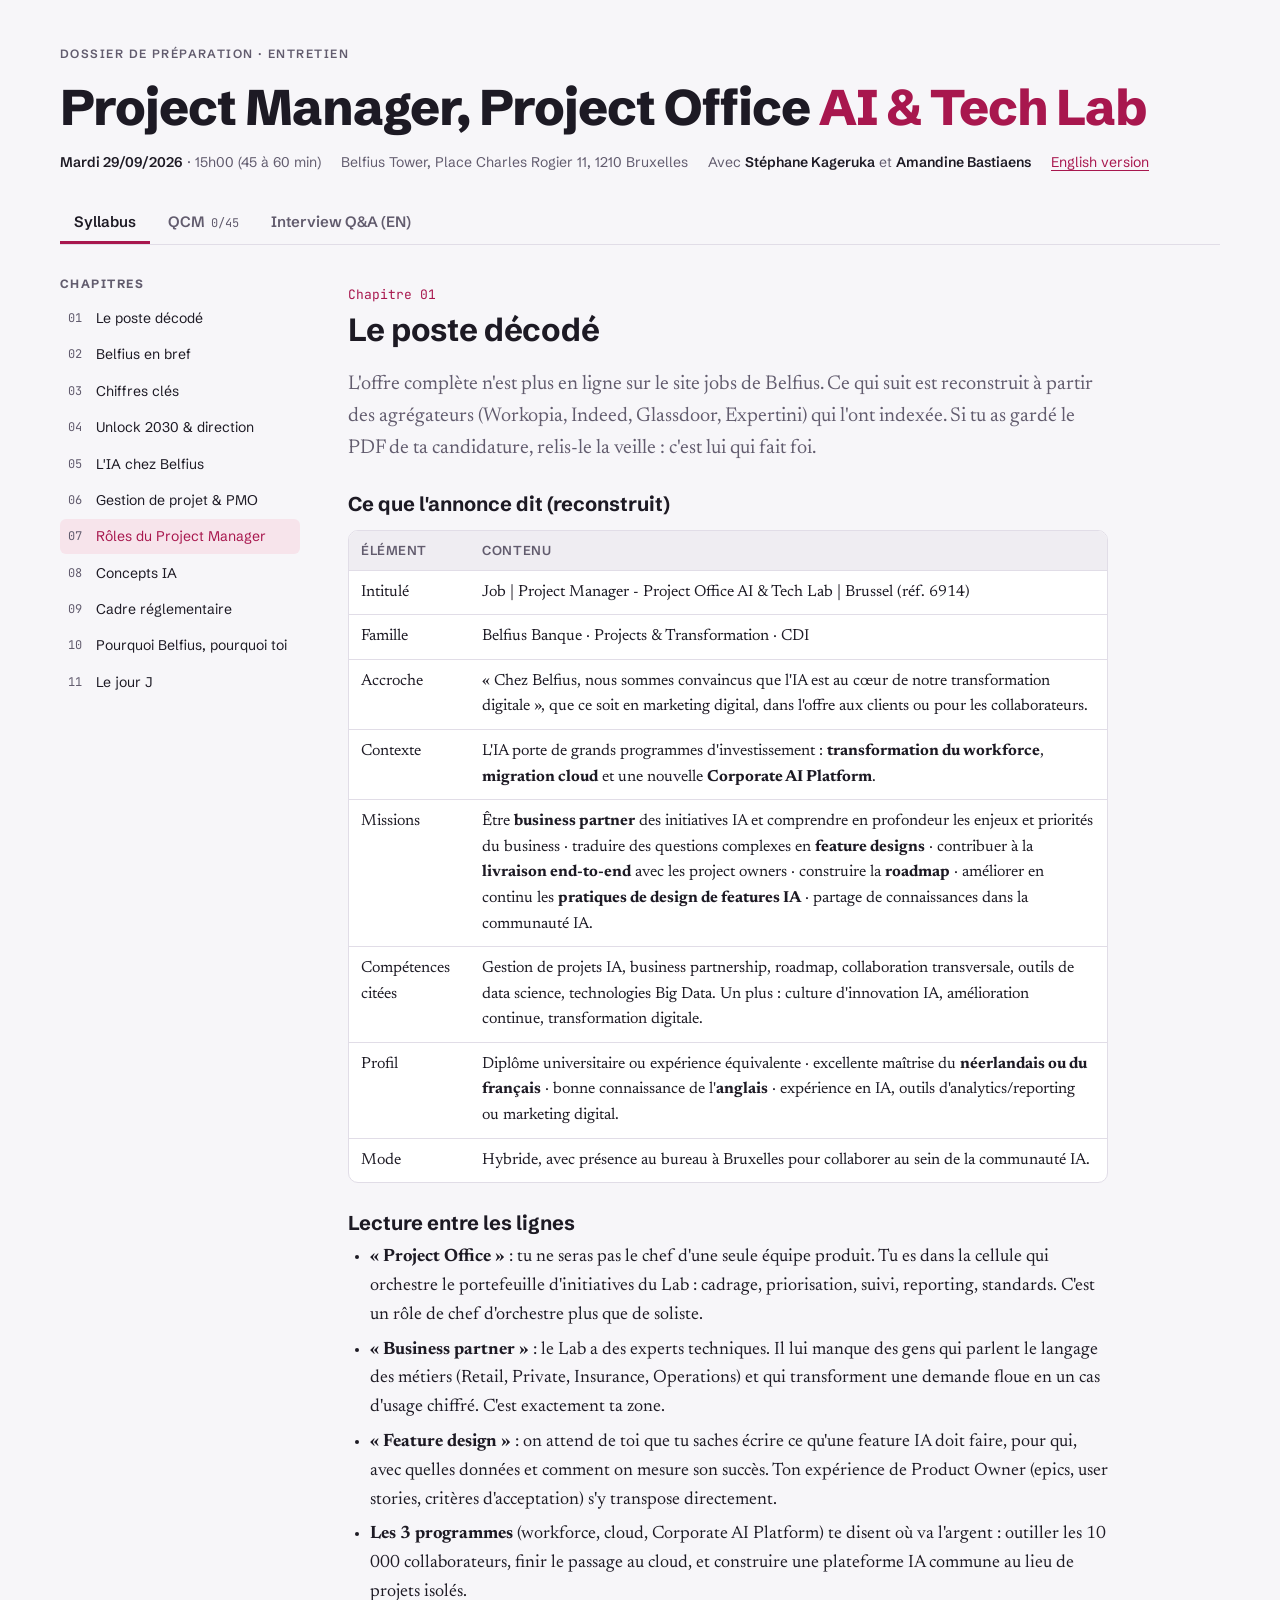
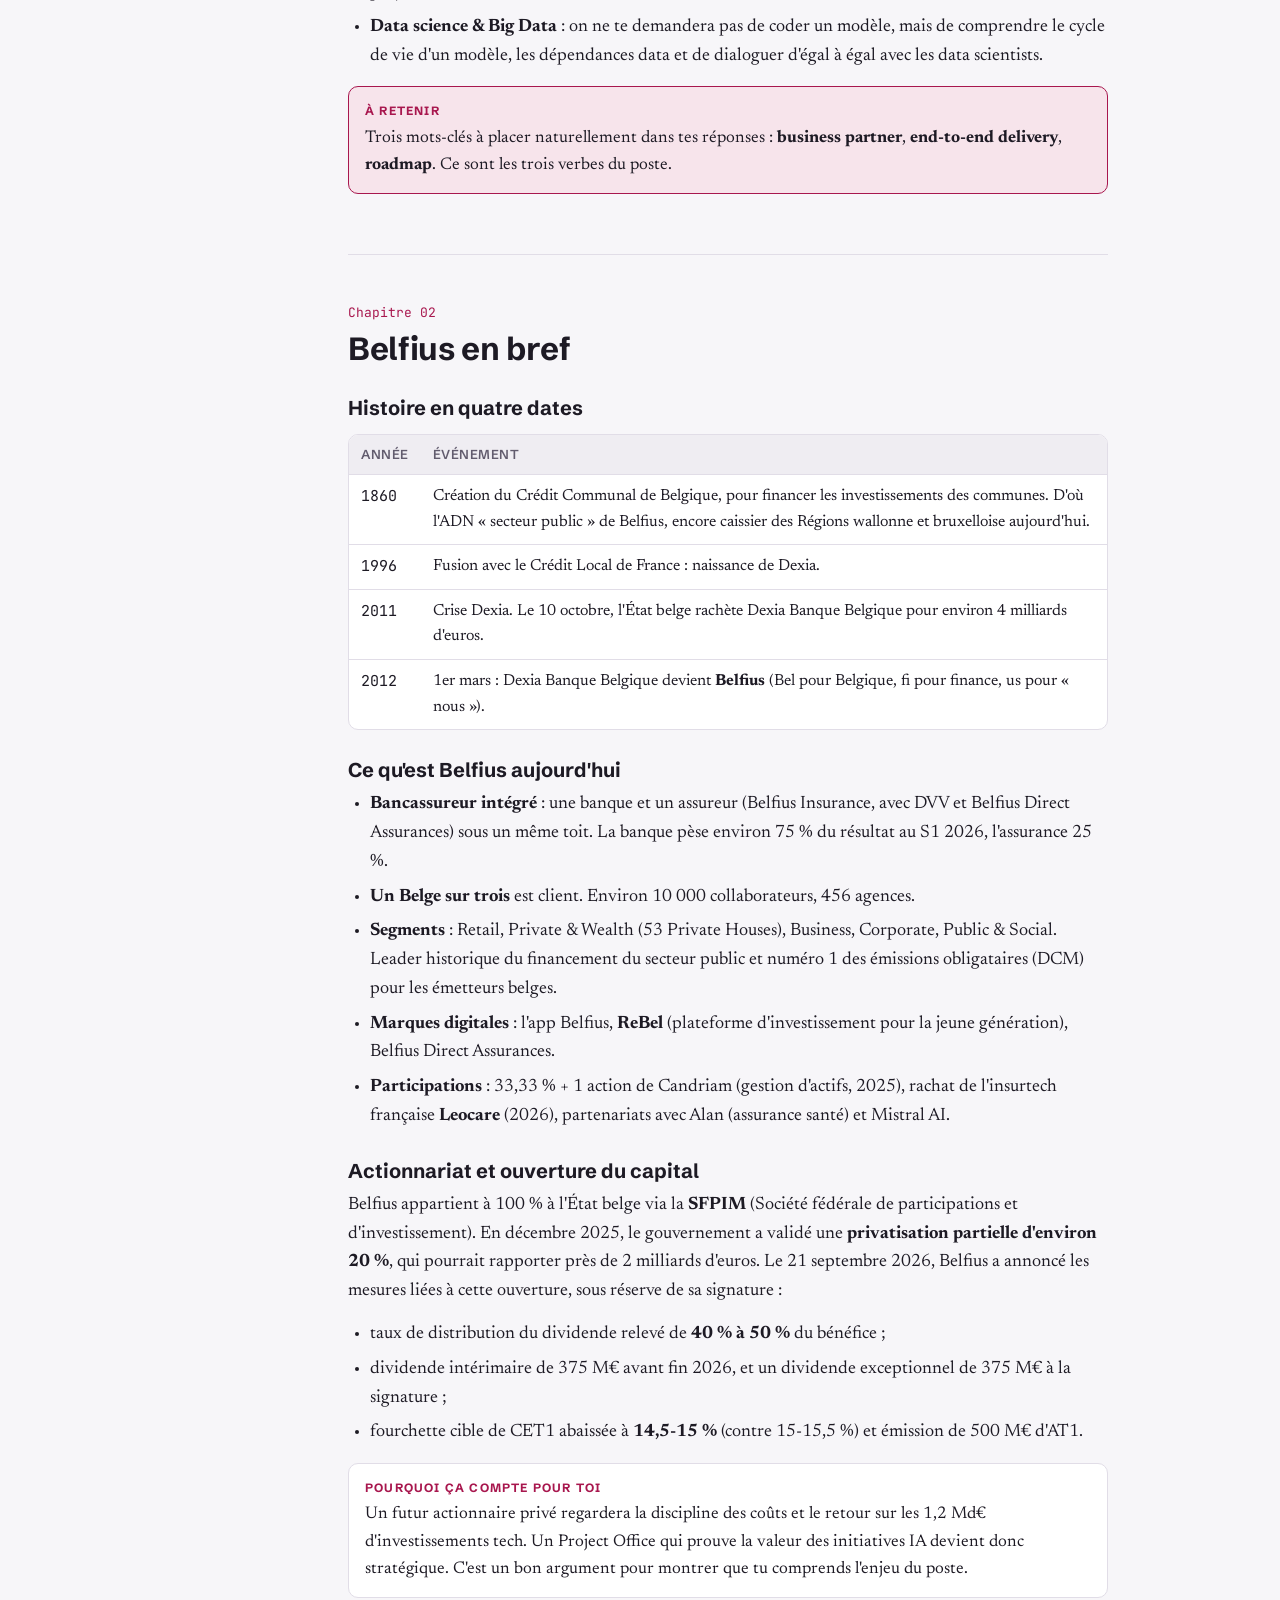
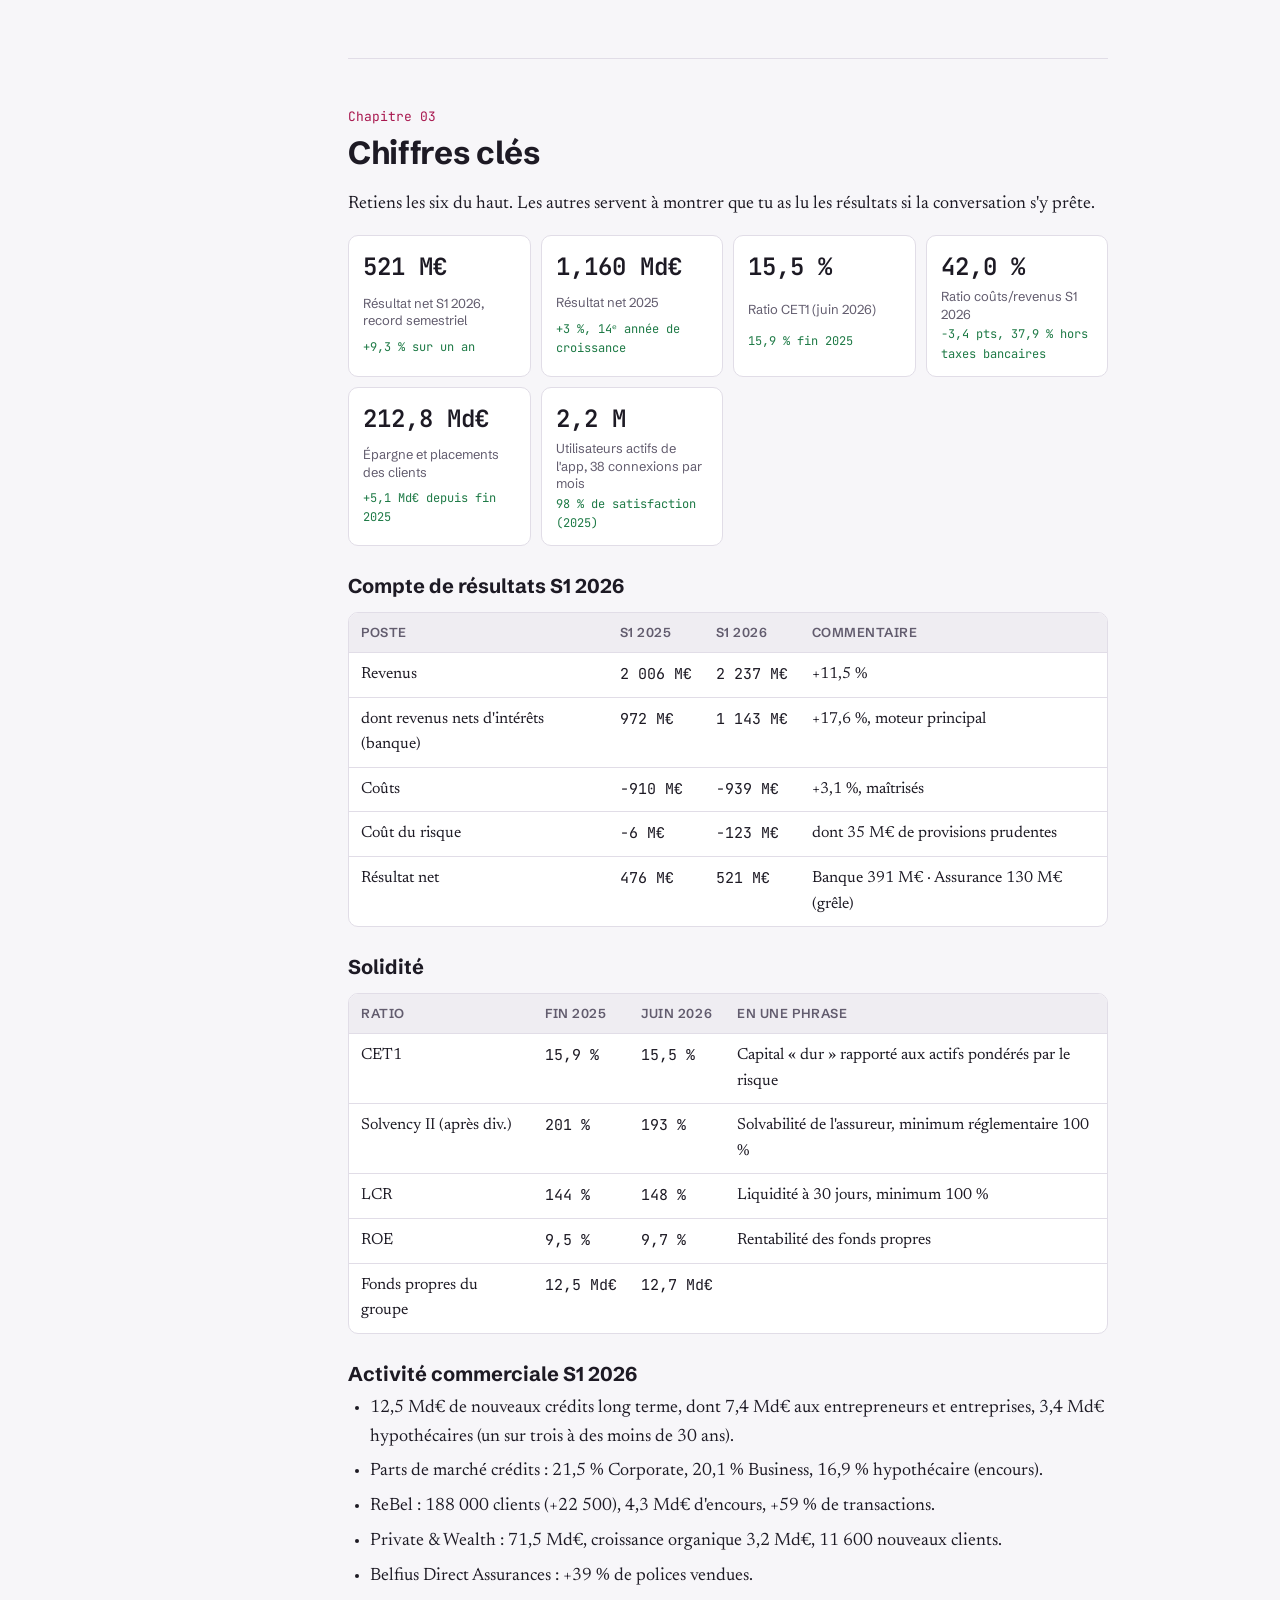
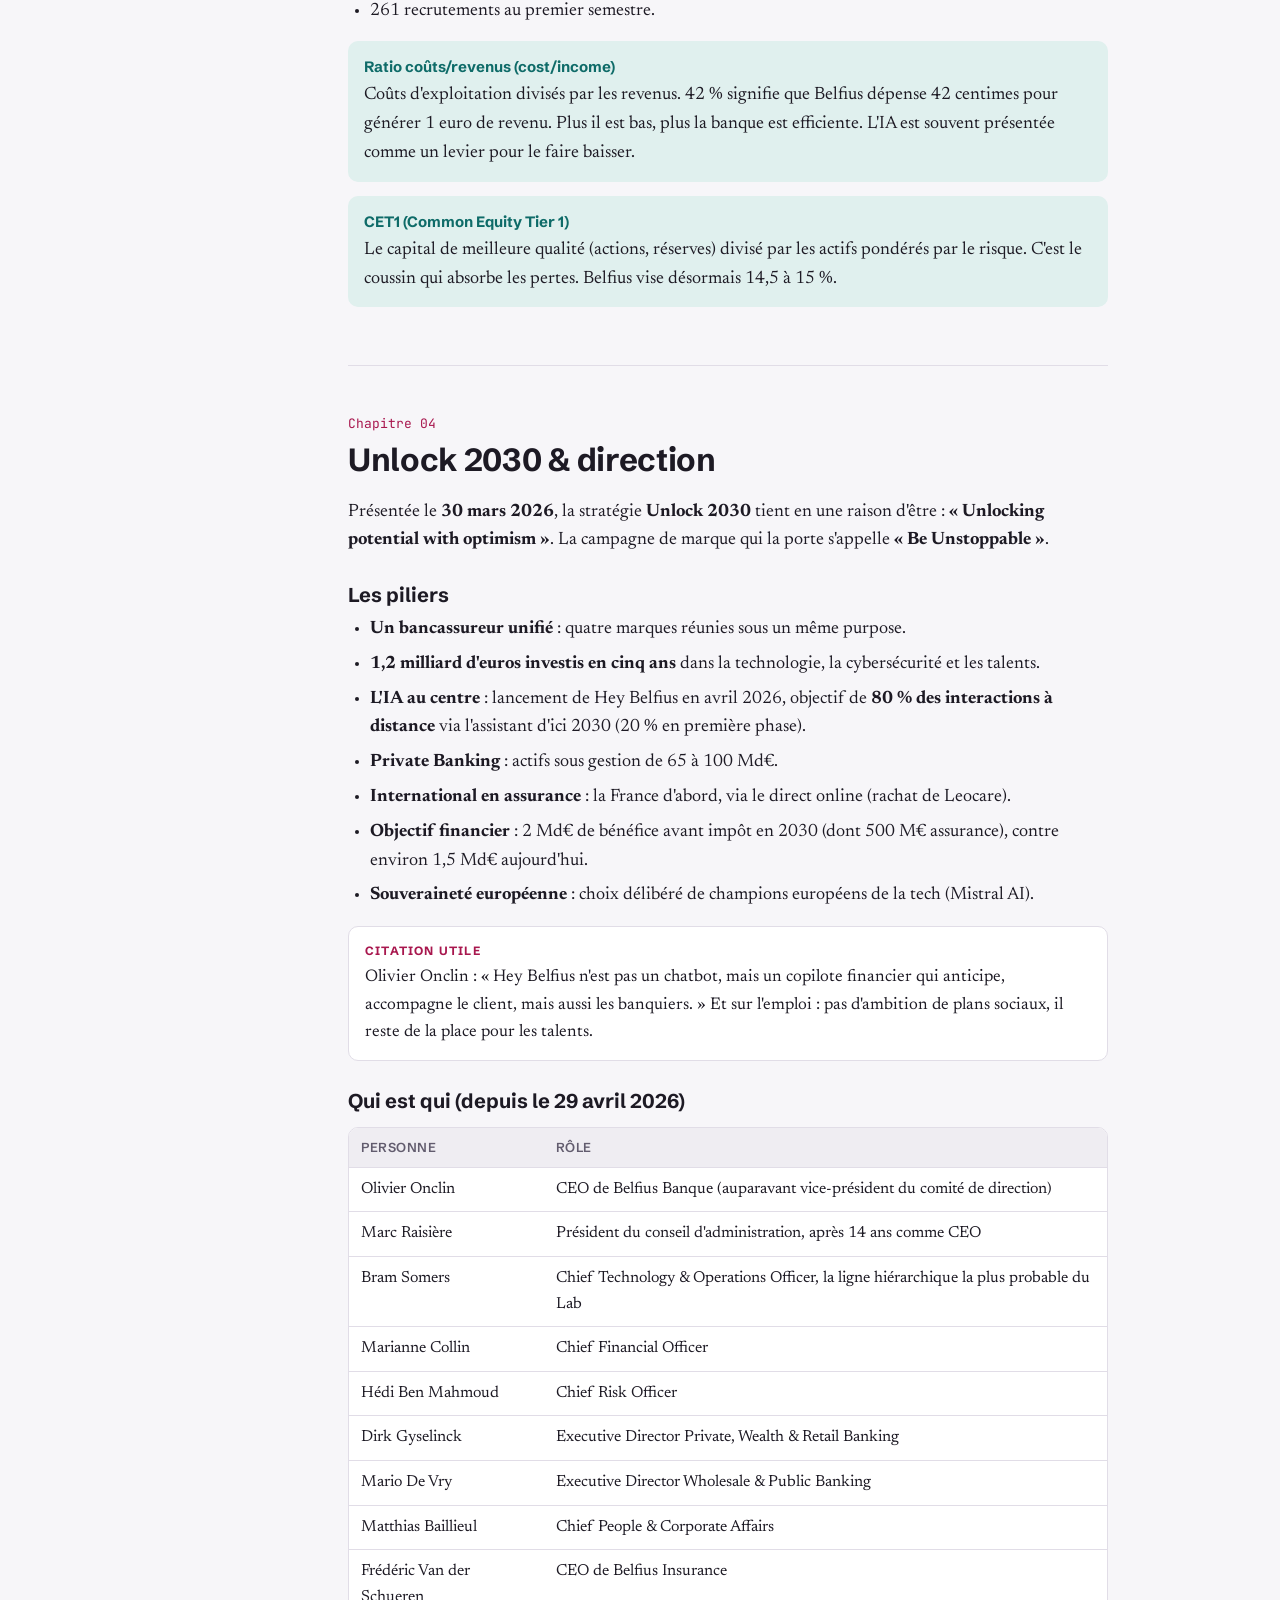
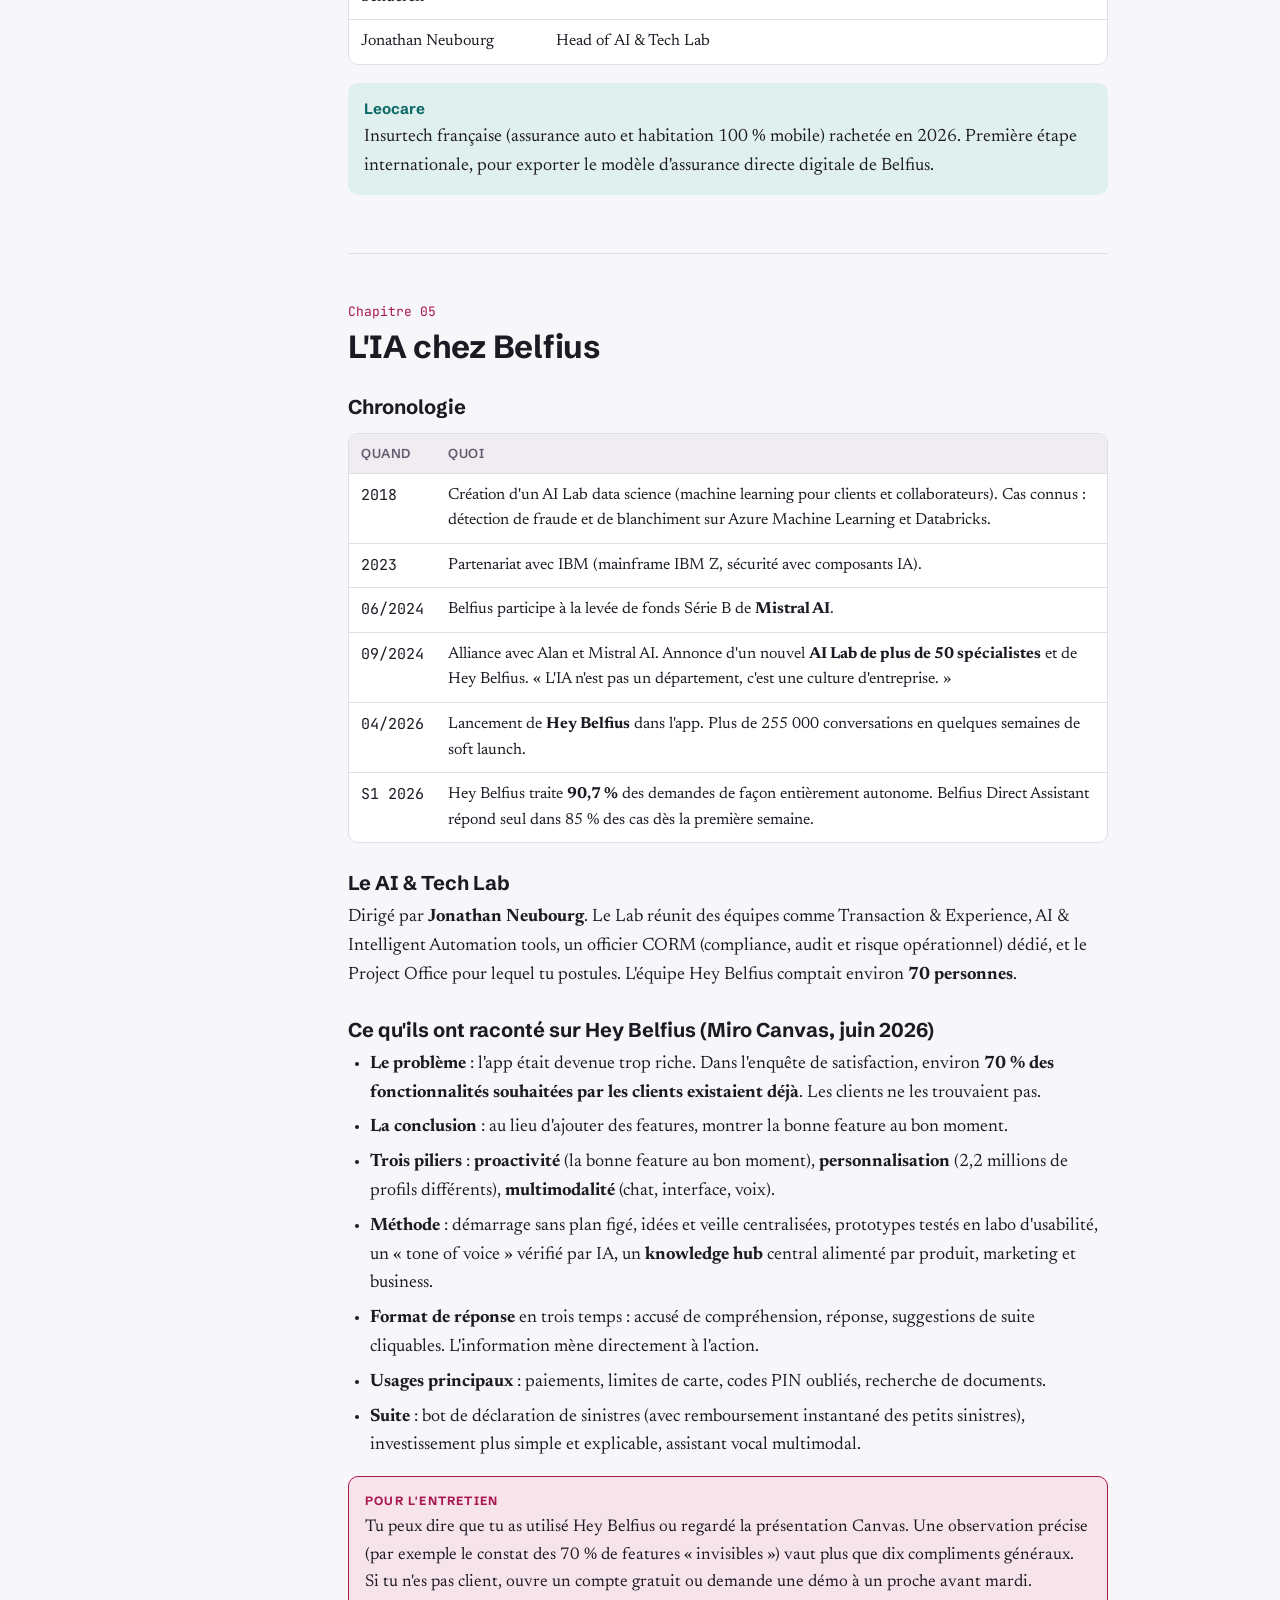
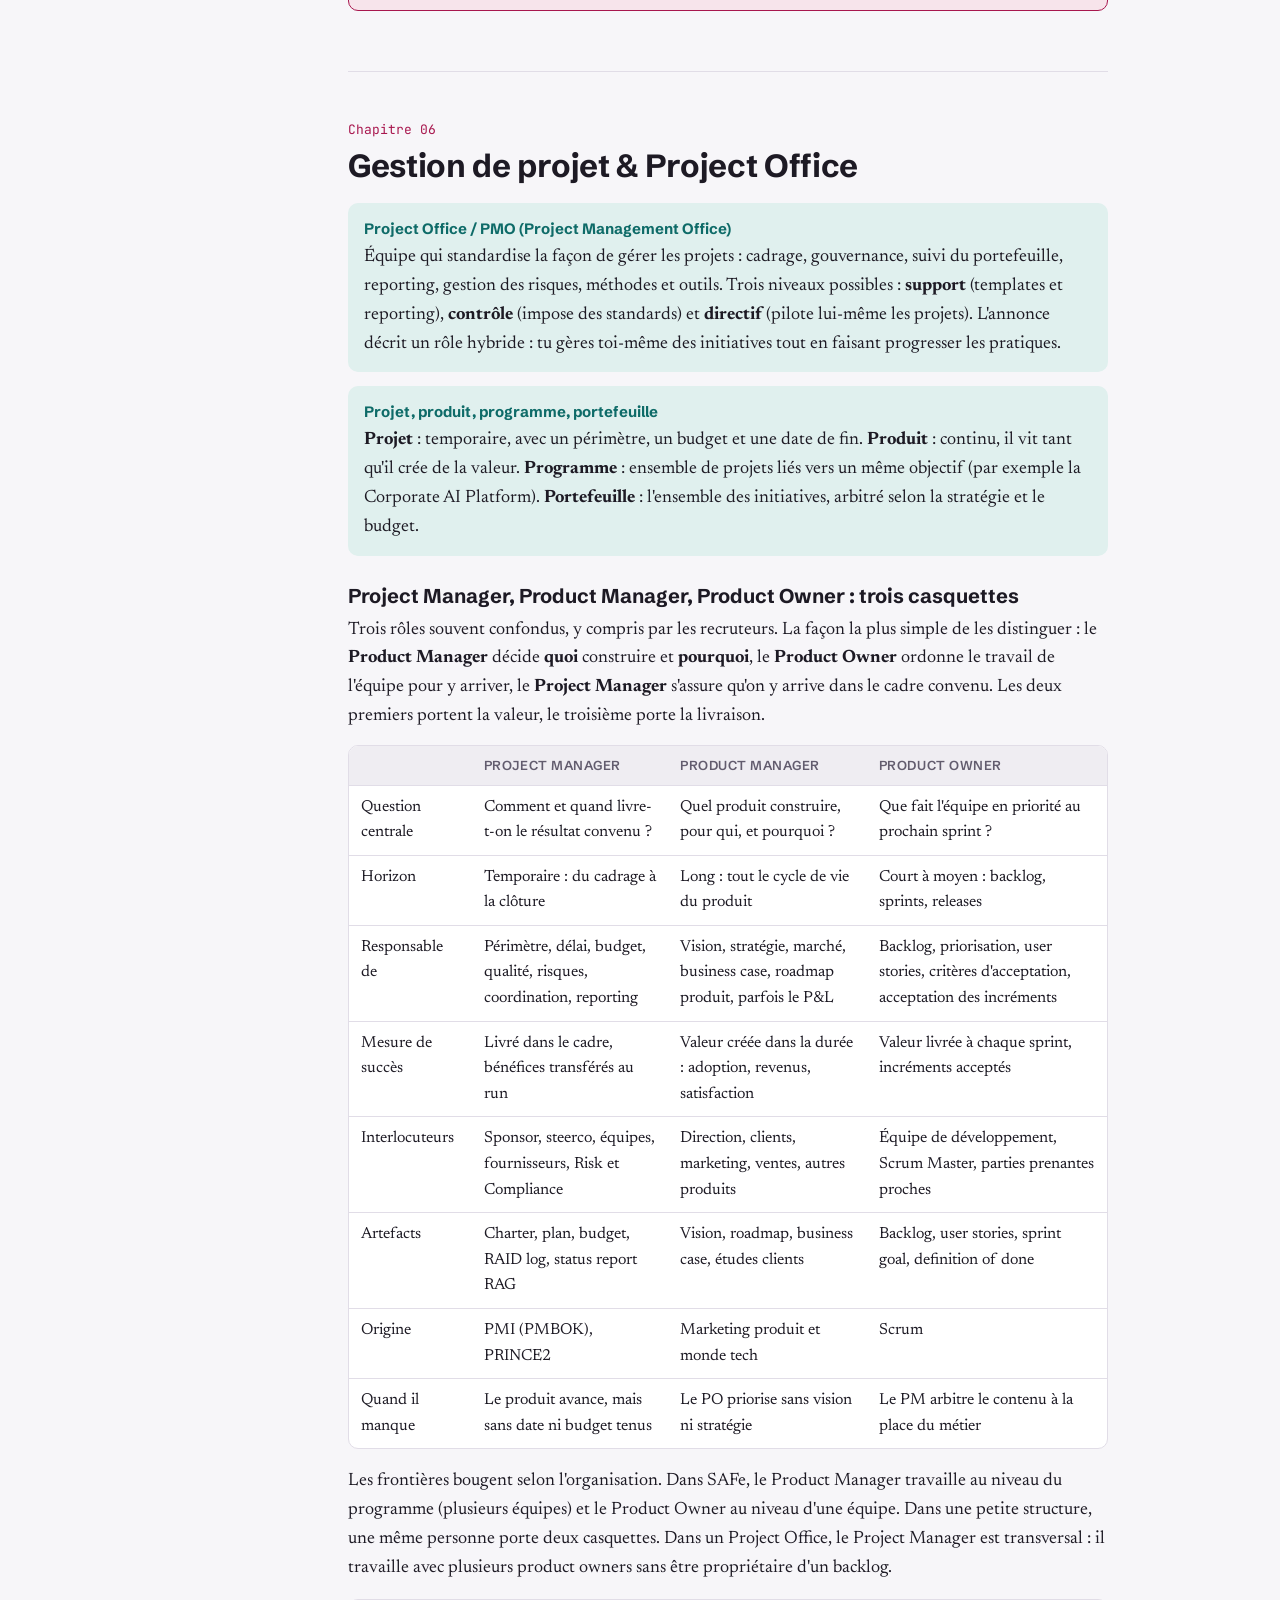
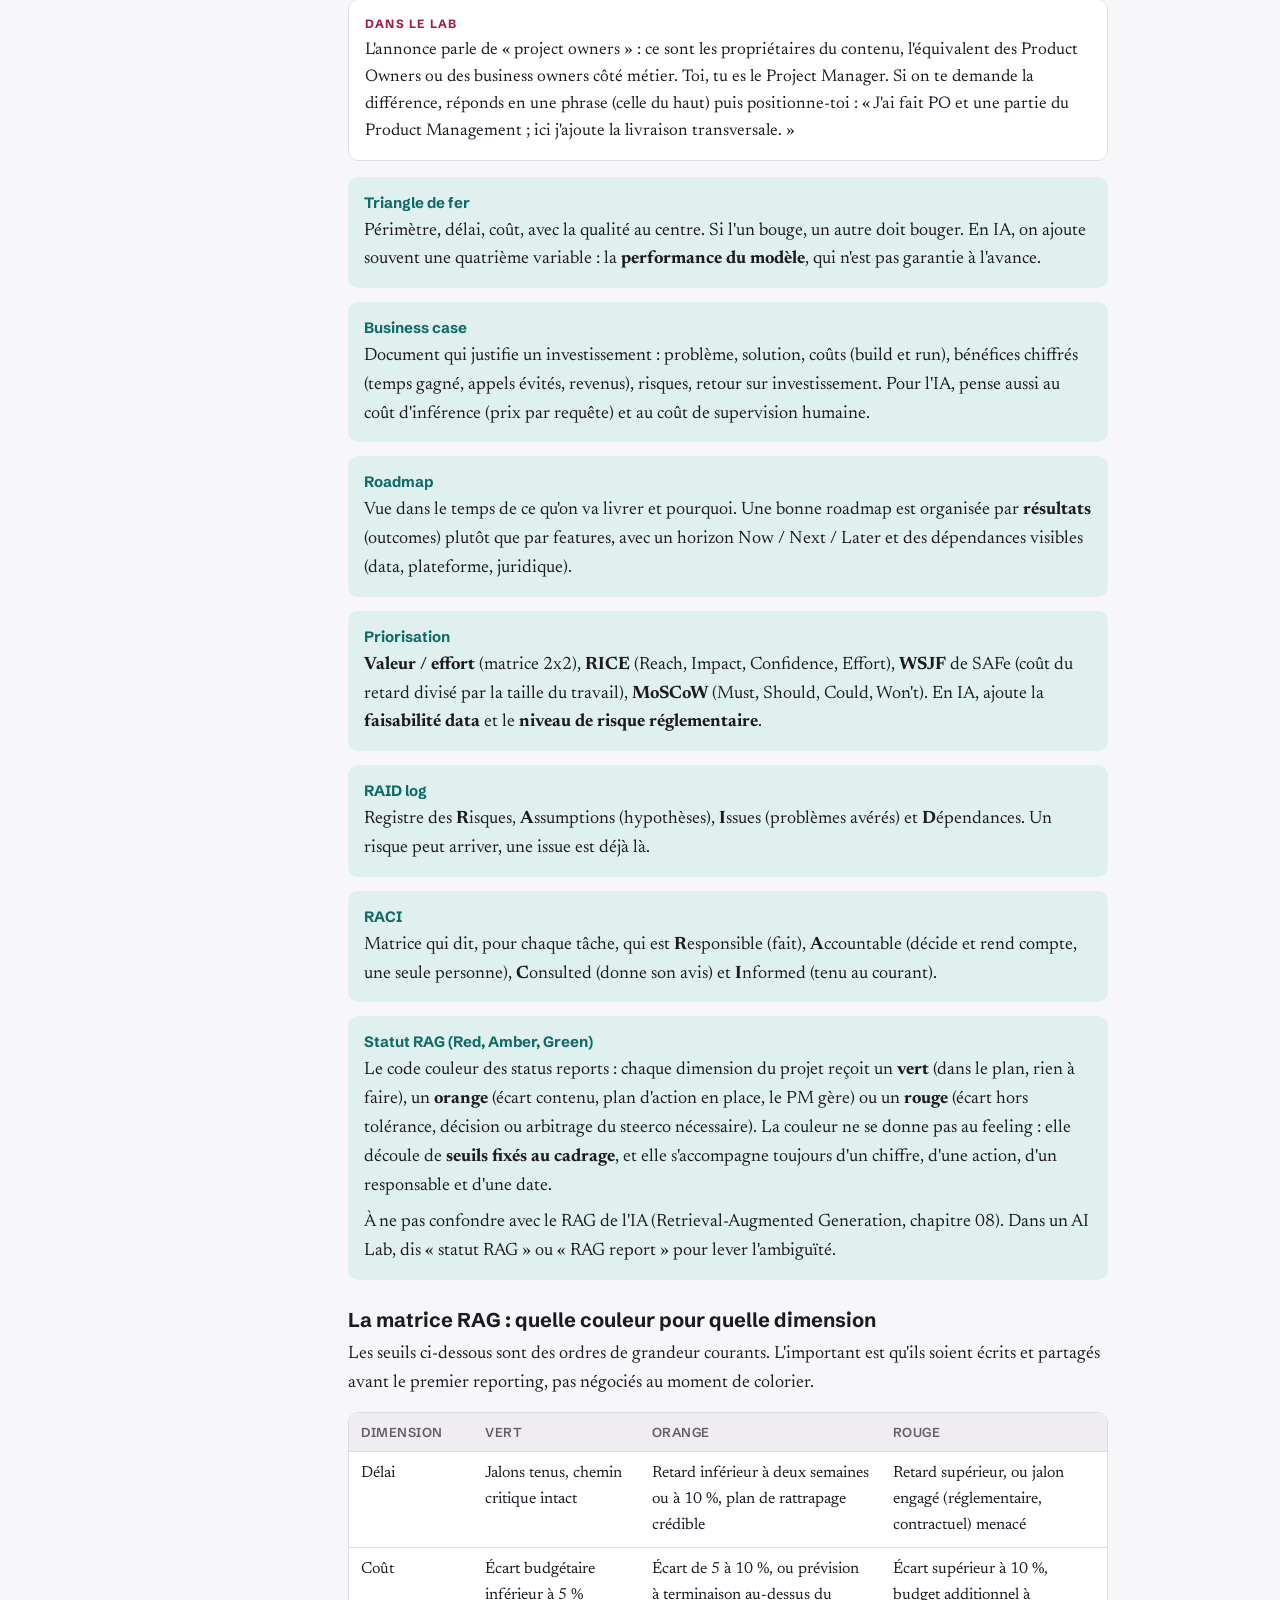
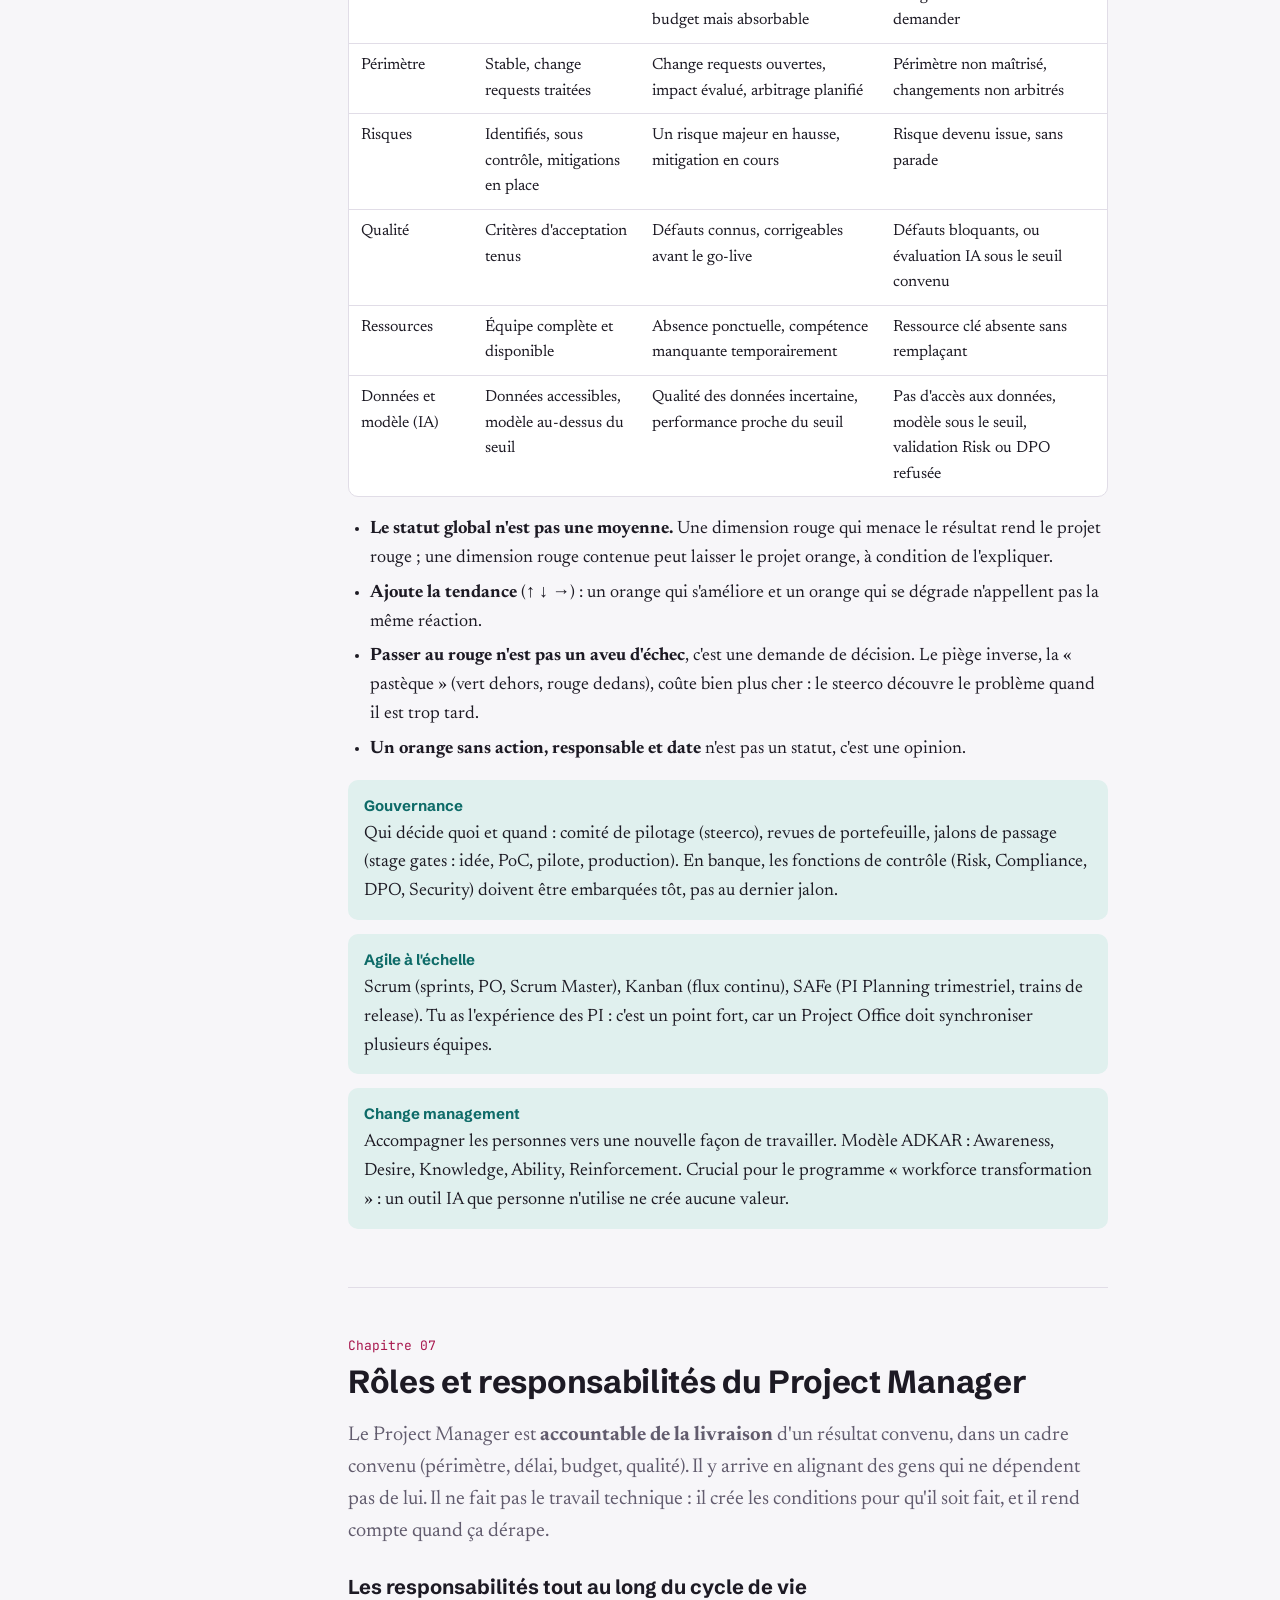
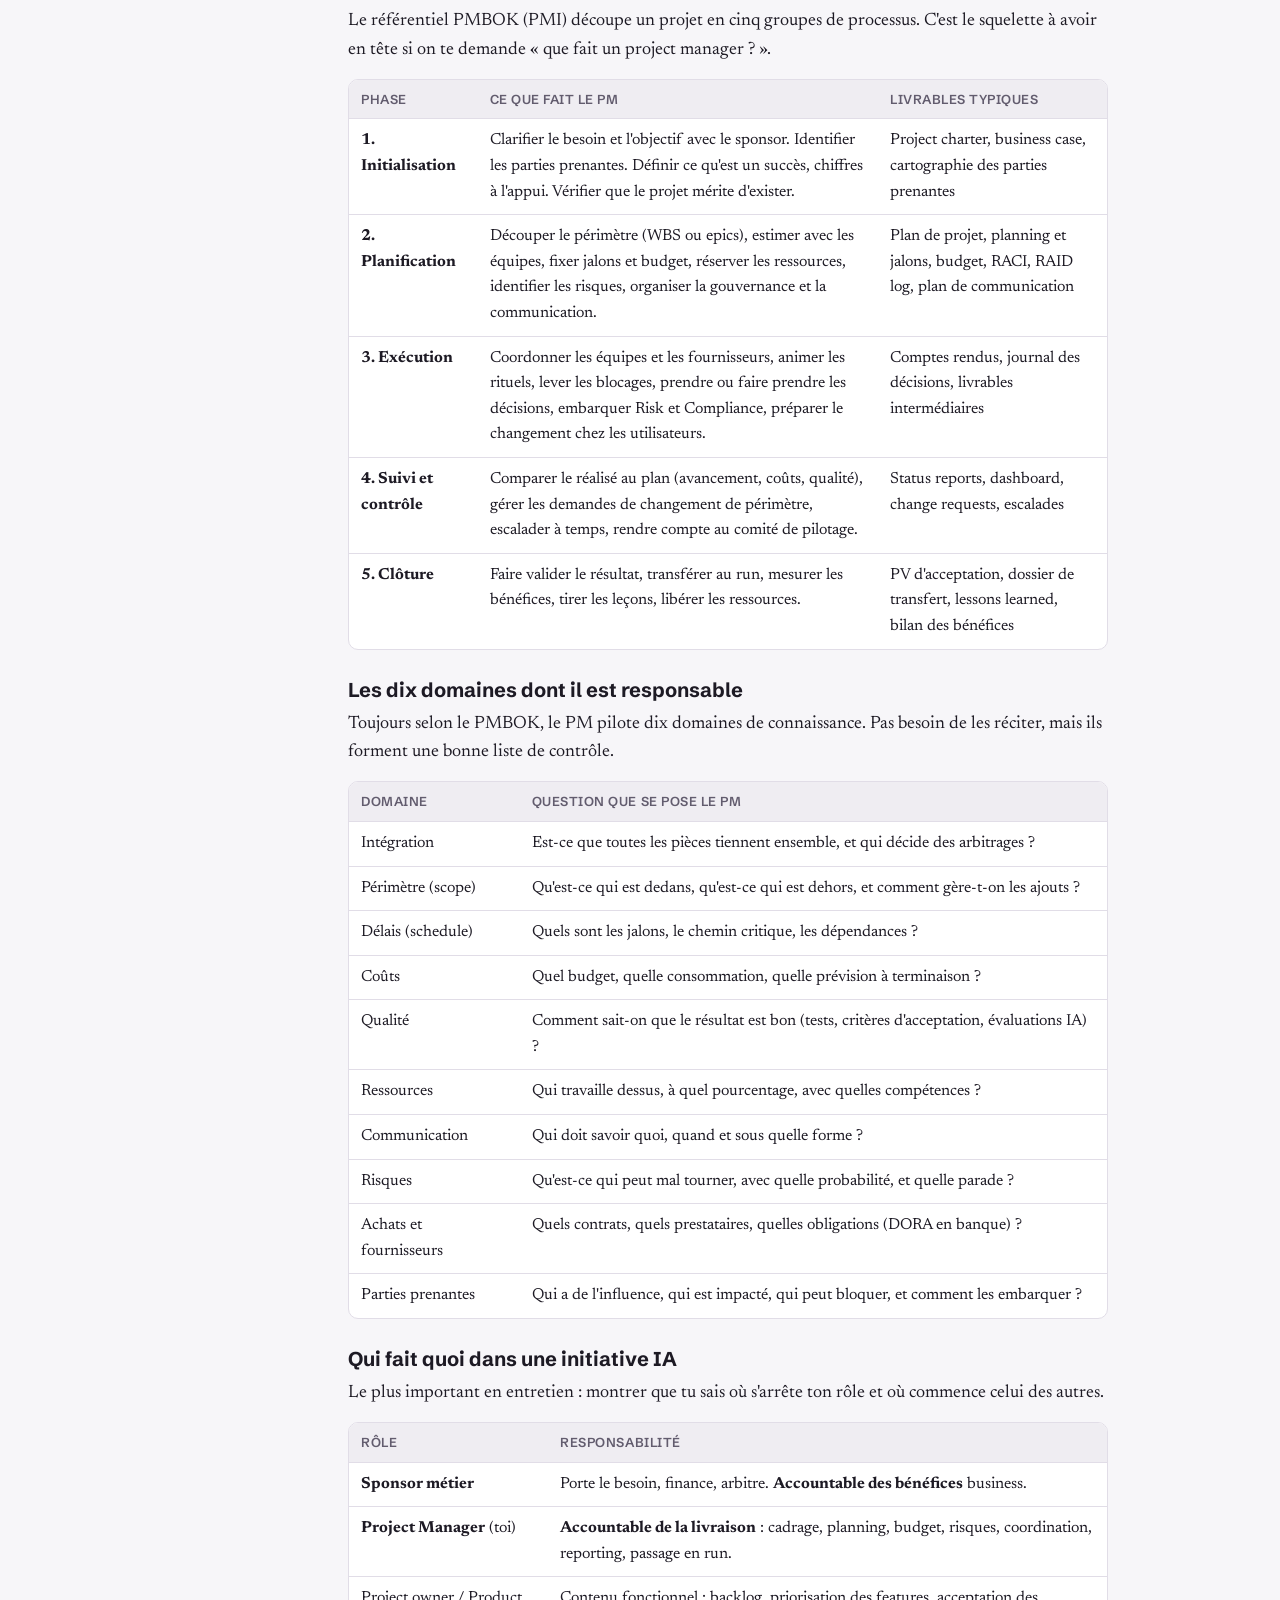
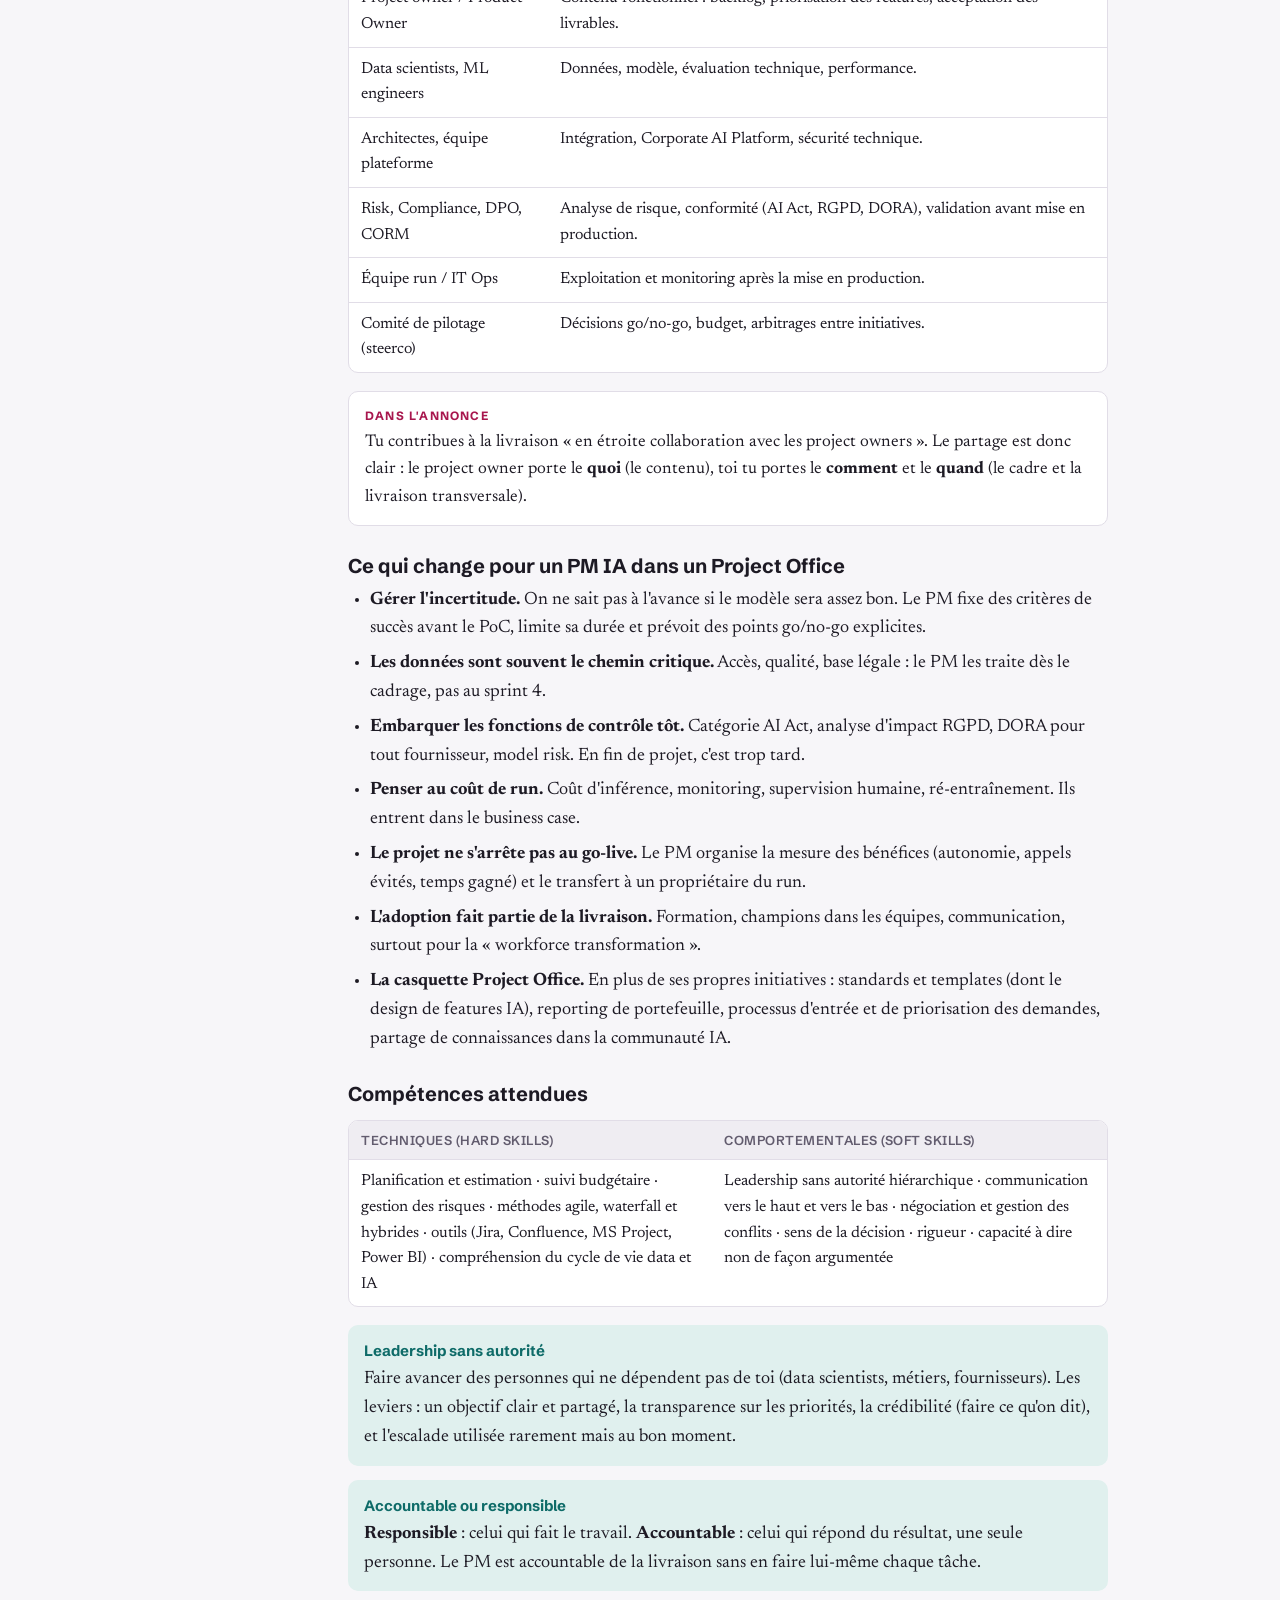
<file: blf/fr.html>
<!DOCTYPE html>
<html lang="fr">
<head>
<meta charset="utf-8">
<meta name="viewport" content="width=device-width, initial-scale=1, viewport-fit=cover">
<meta name="robots" content="noindex">
<meta name="theme-color" content="#A8174E">
<title>Belfius AI & Tech Lab Prep</title>
<link rel="preconnect" href="https://fonts.googleapis.com">
<link rel="preconnect" href="https://fonts.gstatic.com" crossorigin>
<link rel="stylesheet" href="https://fonts.googleapis.com/css2?family=Schibsted+Grotesk:wght@400;500;600;700;800&family=Newsreader:ital,opsz,wght@0,6..72,400;0,6..72,500;0,6..72,600;1,6..72,400&family=JetBrains+Mono:wght@400;600&display=swap">
<style>
:root{
  --bg:#F7F6F9; --surface:#FFFFFF; --sunk:#EFEDF2; --ink:#1D1A24; --muted:#625C6E; --line:#E1DDE7;
  --accent:#A8174E; --accent-ink:#FFFFFF; --accent-soft:#F7E4EB;
  --teal:#0E6B68; --teal-soft:#E0F0EE;
  --good:#1E7A46; --good-soft:#E3F3E9; --bad:#B3261E; --bad-soft:#FBE7E5;
  --display:"Schibsted Grotesk", "Helvetica Neue", Arial, sans-serif;
  --body:"Newsreader", Georgia, "Times New Roman", serif;
  --mono:"JetBrains Mono", ui-monospace, SFMono-Regular, Menlo, monospace;
}
@media (prefers-color-scheme: dark){
  :root:not([data-theme="light"]){
    color-scheme:dark;
    --bg:#141218; --surface:#1D1A22; --sunk:#26222C; --ink:#EDEAF2; --muted:#A7A0B2; --line:#34303B;
    --accent:#F0739C; --accent-ink:#1A0B11; --accent-soft:#3A1826;
    --teal:#63C7C0; --teal-soft:#10302E;
    --good:#62CE8F; --good-soft:#12301F; --bad:#F2877F; --bad-soft:#3A1614;
  }
}
:root[data-theme="dark"]{
  color-scheme:dark;
  --bg:#141218; --surface:#1D1A22; --sunk:#26222C; --ink:#EDEAF2; --muted:#A7A0B2; --line:#34303B;
  --accent:#F0739C; --accent-ink:#1A0B11; --accent-soft:#3A1826;
  --teal:#63C7C0; --teal-soft:#10302E;
  --good:#62CE8F; --good-soft:#12301F; --bad:#F2877F; --bad-soft:#3A1614;
}
*{box-sizing:border-box}
html{scroll-behavior:smooth}
@media (prefers-reduced-motion: reduce){html{scroll-behavior:auto}*{transition:none!important;animation:none!important}}
body{background:var(--bg);color:var(--ink);font-family:var(--body);font-size:18px;line-height:1.6;padding-inline:16px}
a{color:var(--accent);text-underline-offset:3px}
a:focus-visible,button:focus-visible,summary:focus-visible{outline:2px solid var(--accent);outline-offset:2px;border-radius:4px}
h1,h2,h3,h4{font-family:var(--display);line-height:1.2;text-wrap:balance;margin:0}
.wrap{max-width:1160px;margin-inline:auto}

/* header */
.masthead{padding-block:36px 20px;display:grid;gap:14px}
.eyebrow{font-family:var(--display);font-size:12px;letter-spacing:.12em;text-transform:uppercase;color:var(--muted);font-weight:600}
.masthead h1{font-size:clamp(30px,5vw,50px);font-weight:800;letter-spacing:-.02em}
.masthead h1 em{font-style:normal;color:var(--accent)}
.meta{display:flex;flex-wrap:wrap;gap:8px 20px;font-family:var(--display);font-size:14px;color:var(--muted)}
.meta b{color:var(--ink);font-weight:600}

/* tabs */
.tabs{position:sticky;top:env(safe-area-inset-top,0px);z-index:20;background:var(--bg);border-bottom:1px solid var(--line);display:flex;gap:4px;overflow-x:auto;padding-top:6px}
.tab{font-family:var(--display);font-size:15px;font-weight:600;background:none;border:0;border-bottom:3px solid transparent;color:var(--muted);padding:12px 14px 10px;cursor:pointer;white-space:nowrap}
.tab[aria-selected="true"]{color:var(--ink);border-bottom-color:var(--accent)}
.tab .count{font-family:var(--mono);font-size:12px;font-weight:400;margin-left:6px;color:var(--muted)}

/* syllabus layout */
.layout{display:grid;grid-template-columns:240px minmax(0,1fr);gap:48px;padding-block:32px 80px}
.toc{position:sticky;top:calc(env(safe-area-inset-top,0px) + 64px);align-self:start;font-family:var(--display);font-size:14px;max-height:calc(100vh - 90px);overflow:auto}
.toc h2{font-size:12px;letter-spacing:.12em;text-transform:uppercase;color:var(--muted);margin-bottom:10px}
.toc ol{list-style:none;margin:0;padding:0;display:grid;gap:2px;counter-reset:t}
.toc li{counter-increment:t}
.toc a{display:grid;grid-template-columns:28px 1fr;padding:6px 8px;border-radius:6px;color:var(--ink);text-decoration:none}
.toc a::before{content:counter(t,decimal-leading-zero);font-family:var(--mono);font-size:12px;color:var(--muted);padding-top:2px}
.toc a:hover{background:var(--sunk)}
.toc a.on{background:var(--accent-soft);color:var(--accent)}
@media (max-width:900px){
  .layout{grid-template-columns:1fr;gap:20px}
  .toc{position:static;max-height:none;background:var(--surface);border:1px solid var(--line);border-radius:10px;padding:14px}
  .toc ol{grid-template-columns:repeat(auto-fill,minmax(200px,1fr))}
}

.chapter{padding-block:8px 44px;border-bottom:1px solid var(--line);margin-bottom:40px;scroll-margin-top:80px;max-width:760px}
.chapter:last-child{border-bottom:0}
.chapter > header{display:grid;gap:6px;margin-bottom:18px}
.chnum{font-family:var(--mono);font-size:13px;color:var(--accent)}
.chapter h2{font-size:clamp(24px,3vw,32px);font-weight:700;letter-spacing:-.01em}
.chapter h3{font-size:20px;font-weight:700;margin-top:28px;margin-bottom:8px}
.chapter p{margin:0 0 14px}
.chapter ul,.chapter ol{margin:0 0 16px;padding-left:22px}
.chapter li{margin-bottom:6px}
.lead{font-size:20px;color:var(--muted)}
.flash{animation:flash 1.6s ease-out}
@keyframes flash{0%{background:var(--accent-soft)}100%{background:transparent}}

.def{background:var(--teal-soft);border-radius:10px;padding:14px 16px;margin:14px 0}
.def .term{font-family:var(--display);font-weight:700;color:var(--teal);font-size:15px;display:block;margin-bottom:2px}
.def p{margin:0}
.def p + p{margin-top:8px}
.note{border:1px solid var(--line);background:var(--surface);border-radius:10px;padding:14px 16px;margin:16px 0;font-size:17px}
.note strong{font-family:var(--display)}
.warn{border-color:var(--accent);background:var(--accent-soft)}
.tip{font-family:var(--display);font-size:12px;font-weight:700;letter-spacing:.1em;text-transform:uppercase;color:var(--accent);display:block;margin-bottom:4px}

.tbl{overflow-x:auto;margin:14px 0 18px;border:1px solid var(--line);border-radius:10px;background:var(--surface)}
table{border-collapse:collapse;width:100%;font-size:16px}
th,td{text-align:left;padding:9px 12px;border-bottom:1px solid var(--line);vertical-align:top}
tr:last-child td{border-bottom:0}
th{font-family:var(--display);font-size:13px;letter-spacing:.04em;text-transform:uppercase;color:var(--muted);font-weight:600;background:var(--sunk)}
td.num{font-family:var(--mono);font-variant-numeric:tabular-nums;white-space:nowrap;font-size:15px}

.tiles{display:grid;grid-template-columns:repeat(auto-fill,minmax(160px,1fr));gap:10px;margin:16px 0 20px}
.tile{background:var(--surface);border:1px solid var(--line);border-radius:10px;padding:12px 14px;display:grid;gap:2px}
.tile .v{font-family:var(--mono);font-size:24px;font-weight:600;font-variant-numeric:tabular-nums;color:var(--ink)}
.tile .l{font-family:var(--display);font-size:13px;color:var(--muted);line-height:1.35}
.tile .d{font-family:var(--mono);font-size:12px;color:var(--good)}

.flow{display:flex;flex-wrap:wrap;gap:6px;align-items:center;margin:12px 0 18px;font-family:var(--display);font-size:14px}
.flow span{background:var(--surface);border:1px solid var(--line);padding:6px 10px;border-radius:999px}
.flow i{font-style:normal;color:var(--muted)}

.sources{font-size:15px}
.sources li{margin-bottom:4px}

/* QCM */
.panel{padding-block:28px 90px}
.qbar{position:sticky;top:calc(env(safe-area-inset-top,0px) + 50px);z-index:10;background:var(--bg);display:flex;flex-wrap:wrap;gap:10px 16px;align-items:center;padding-block:12px;border-bottom:1px solid var(--line);margin-bottom:24px;font-family:var(--display);font-size:14px}
.score{font-family:var(--mono);font-size:15px}
.score b{color:var(--good)}
.progress{flex:1 1 160px;height:6px;background:var(--sunk);border-radius:99px;overflow:hidden;min-width:120px}
.progress div{height:100%;background:var(--accent);width:0;transition:width .3s}
.btn{font-family:var(--display);font-size:14px;font-weight:600;border:1px solid var(--line);background:var(--surface);color:var(--ink);padding:8px 12px;border-radius:8px;cursor:pointer}
.btn:hover{border-color:var(--accent)}
.btn.primary{background:var(--accent);border-color:var(--accent);color:var(--accent-ink)}
.chk{display:flex;gap:6px;align-items:center;cursor:pointer}
.qlist{display:grid;gap:18px;max-width:820px}
.q{background:var(--surface);border:1px solid var(--line);border-radius:12px;padding:18px}
.q h3{font-size:17px;font-weight:600;display:grid;grid-template-columns:auto 1fr;gap:10px;margin-bottom:12px}
.q h3 .n{font-family:var(--mono);font-size:13px;color:var(--muted);padding-top:3px}
.opts{display:grid;gap:8px}
.opt{font-family:var(--body);font-size:17px;text-align:left;background:var(--bg);border:1px solid var(--line);border-radius:8px;padding:10px 12px;color:var(--ink);cursor:pointer;display:grid;grid-template-columns:24px 1fr;gap:8px}
.opt .k{font-family:var(--mono);font-size:13px;color:var(--muted);padding-top:3px}
.opt:hover:not([disabled]){border-color:var(--accent)}
.opt[disabled]{cursor:default}
.opt.right{background:var(--good-soft);border-color:var(--good)}
.opt.right .k{color:var(--good)}
.opt.wrong{background:var(--bad-soft);border-color:var(--bad)}
.opt.wrong .k{color:var(--bad)}
.fb{margin-top:12px;font-size:16px;border-top:1px dashed var(--line);padding-top:12px}
.fb .verdict{font-family:var(--display);font-weight:700}
.fb .verdict.ok{color:var(--good)} .fb .verdict.ko{color:var(--bad)}
.fb a{font-family:var(--display);font-size:14px;font-weight:600}
.q.hide{display:none}
.chiptag{font-family:var(--display);font-size:12px;color:var(--teal);background:var(--teal-soft);padding:2px 8px;border-radius:99px;display:inline-block;margin-bottom:8px}

/* score par catégorie */
.catscore{max-width:820px;margin:0 0 26px}
.cs-head{display:flex;flex-wrap:wrap;gap:6px 14px;align-items:baseline;margin-bottom:10px;font-family:var(--display)}
.cs-head h2{font-size:13px;letter-spacing:.1em;text-transform:uppercase;color:var(--muted);font-weight:700}
.cs-total{font-family:var(--mono);font-size:14px;color:var(--muted)}
.cs-total b{color:var(--ink)}
.cs-all{margin-left:auto;font-family:var(--display);font-size:13px;font-weight:600;background:none;border:0;color:var(--accent);cursor:pointer;padding:0;text-decoration:underline;text-underline-offset:3px}
.cs-all[hidden]{display:none}
.cs-grid{display:grid;grid-template-columns:repeat(auto-fill,minmax(180px,1fr));gap:8px}
.cs-tile{font-family:var(--display);text-align:left;background:var(--surface);border:1px solid var(--line);border-radius:10px;padding:10px 12px;display:grid;gap:6px;cursor:pointer;color:var(--ink)}
.cs-tile:hover{border-color:var(--accent)}
.cs-tile[aria-pressed="true"]{border-color:var(--accent);box-shadow:inset 0 0 0 1px var(--accent);background:var(--accent-soft)}
.cs-tile .cl{font-size:13px;font-weight:600;line-height:1.3}
.cs-tile .cv{display:flex;justify-content:space-between;align-items:baseline;gap:8px;font-family:var(--mono);font-size:13px;color:var(--muted);font-variant-numeric:tabular-nums}
.cs-tile .cv b{font-size:16px;color:var(--ink)}
.cs-tile .pct{font-weight:600}
.cs-tile .pct.hi{color:var(--good)} .cs-tile .pct.mid{color:var(--teal)} .cs-tile .pct.lo{color:var(--bad)}
.cs-bar{height:6px;background:var(--sunk);border-radius:99px;overflow:hidden;display:flex}
.cs-bar .g{background:var(--good);height:100%;transition:width .3s}
.cs-bar .b{background:var(--bad);height:100%;transition:width .3s}
.cs-weak{margin-top:12px;font-family:var(--display);font-size:14px;border:1px solid var(--accent);background:var(--accent-soft);border-radius:10px;padding:10px 12px}
.cs-weak[hidden]{display:none}
.cs-weak a{font-weight:600}
.qempty{max-width:820px;font-family:var(--display);color:var(--muted);padding:20px;text-align:center;border:1px dashed var(--line);border-radius:12px}
.qempty[hidden]{display:none}

/* set of 10 */
.panel.inset .qbar,.panel.inset .catscore,.panel.inset .qlist,.panel.inset .qempty{display:none}
#setpanel[hidden]{display:none}
#setpanel{scroll-margin-top:70px}
.setwrap{max-width:820px;display:grid;gap:16px}
.sethead{display:flex;flex-wrap:wrap;gap:8px 16px;align-items:center;font-family:var(--display);font-size:14px}
.sethead .stitle{font-weight:700;font-size:16px}
.sethead .progress{flex:1 1 160px}
.sethead .quit{margin-left:auto;background:none;border:0;color:var(--muted);cursor:pointer;font-family:var(--display);font-size:13px;text-decoration:underline;text-underline-offset:3px;padding:0}
.sethead .quit:hover{color:var(--accent)}
.setpick{font-family:var(--display);font-size:13px;color:var(--muted)}
.setnav{display:flex;flex-wrap:wrap;gap:10px 16px;align-items:center}
.setnav .hint{font-family:var(--display);font-size:13px;color:var(--muted)}
.setres{background:var(--surface);border:1px solid var(--line);border-radius:12px;padding:22px;display:grid;gap:18px}
.setres .stitle{font-family:var(--display);font-weight:700;font-size:18px}
.setres .big{font-family:var(--mono);font-size:44px;font-weight:600;line-height:1;font-variant-numeric:tabular-nums}
.setres .big small{font-size:16px;color:var(--muted);font-weight:400;font-family:var(--display);margin-left:6px}
.setres h3{font-family:var(--display);font-size:13px;letter-spacing:.08em;text-transform:uppercase;color:var(--muted);margin:0 0 8px;font-weight:700}
.setres .bycat{display:grid;gap:8px;font-family:var(--display);font-size:14px}
.setres .bycat div{display:grid;grid-template-columns:1fr auto 120px;gap:10px;align-items:center}
.setres .bycat .num{font-family:var(--mono);font-size:13px;font-variant-numeric:tabular-nums;color:var(--muted)}
.setres ul{margin:0;padding-left:20px;font-size:16px}
.setres li{margin-bottom:8px}
.setres li a{font-family:var(--display);font-size:14px;font-weight:600;white-space:nowrap}
.setres p{margin:0;color:var(--muted);font-family:var(--display);font-size:15px}

/* Q&A */
.qa-intro{max-width:760px;margin-bottom:18px}
.filters{display:flex;flex-wrap:wrap;gap:6px;margin-bottom:20px}
.fchip{font-family:var(--display);font-size:13px;font-weight:600;border:1px solid var(--line);background:var(--surface);color:var(--ink);padding:6px 12px;border-radius:99px;cursor:pointer}
.fchip[aria-pressed="true"]{background:var(--ink);color:var(--bg);border-color:var(--ink)}
.qa{max-width:820px;display:grid;gap:10px}
details.item{background:var(--surface);border:1px solid var(--line);border-radius:12px}
details.item summary{cursor:pointer;list-style:none;padding:14px 16px;display:grid;grid-template-columns:1fr auto;gap:12px;align-items:start}
details.item summary::-webkit-details-marker{display:none}
details.item summary .qq{font-family:var(--display);font-weight:600;font-size:17px;line-height:1.35}
details.item summary .cat{font-family:var(--display);font-size:11px;letter-spacing:.08em;text-transform:uppercase;color:var(--muted);white-space:nowrap;padding-top:4px}
details.item[open] summary{border-bottom:1px solid var(--line)}
.ans{padding:14px 16px 16px}
.ans p{margin:0 0 10px}
.ans ul{margin:0 0 10px;padding-left:20px}
.why{font-family:var(--display);font-size:13px;color:var(--muted);background:var(--sunk);border-radius:8px;padding:8px 10px;margin-top:6px}
.why b{color:var(--ink)}
.backfloat{position:fixed;right:16px;bottom:calc(16px + env(safe-area-inset-bottom,0px));z-index:30;box-shadow:0 6px 20px rgba(0,0,0,.18)}
footer.page{font-family:var(--display);font-size:13px;color:var(--muted);padding-block:24px 40px;border-top:1px solid var(--line)}
</style>
</head>
<body>
<div class="wrap">
  <header class="masthead">
    <span class="eyebrow">Dossier de préparation · Entretien</span>
    <h1>Project Manager, Project Office <em>AI&nbsp;&amp;&nbsp;Tech&nbsp;Lab</em></h1>
    <div class="meta">
      <span><b>Mardi 29/09/2026</b> · 15h00 (45 à 60 min)</span>
      <span>Belfius Tower, Place Charles Rogier 11, 1210 Bruxelles</span>
      <span>Avec <b>Stéphane Kageruka</b> et <b>Amandine Bastiaens</b></span>
      <span><a href="./" hreflang="en" data-lang="en">English version</a></span>
    </div>
  </header>

  <nav class="tabs" role="tablist" aria-label="Sections">
    <button class="tab" role="tab" id="tab-syllabus" aria-controls="p-syllabus" aria-selected="true" data-tab="syllabus">Syllabus</button>
    <button class="tab" role="tab" id="tab-qcm" aria-controls="p-qcm" aria-selected="false" data-tab="qcm">QCM<span class="count" id="tabcount">0/45</span></button>
    <button class="tab" role="tab" id="tab-qa" aria-controls="p-qa" aria-selected="false" data-tab="qa">Interview Q&amp;A (EN)</button>
  </nav>

  <!-- ===================== SYLLABUS ===================== -->
  <section id="p-syllabus" role="tabpanel" aria-labelledby="tab-syllabus">
    <div class="layout">
      <aside class="toc" aria-label="Chapitres">
        <h2>Chapitres</h2>
        <ol>
          <li><a href="#ch-poste">Le poste décodé</a></li>
          <li><a href="#ch-belfius">Belfius en bref</a></li>
          <li><a href="#ch-chiffres">Chiffres clés</a></li>
          <li><a href="#ch-strategie">Unlock 2030 &amp; direction</a></li>
          <li><a href="#ch-ia-belfius">L'IA chez Belfius</a></li>
          <li><a href="#ch-pmo">Gestion de projet &amp; PMO</a></li>
          <li><a href="#ch-role-pm">Rôles du Project Manager</a></li>
          <li><a href="#ch-concepts-ia">Concepts IA</a></li>
          <li><a href="#ch-regulation">Cadre réglementaire</a></li>
          <li><a href="#ch-pourquoi">Pourquoi Belfius, pourquoi toi</a></li>
          <li><a href="#ch-jourj">Le jour J</a></li>
        </ol>
      </aside>

      <div>
        <!-- 1 -->
        <article class="chapter" id="ch-poste">
          <header><span class="chnum">Chapitre 01</span><h2>Le poste décodé</h2></header>
          <p class="lead">L'offre complète n'est plus en ligne sur le site jobs de Belfius. Ce qui suit est reconstruit à partir des agrégateurs (Workopia, Indeed, Glassdoor, Expertini) qui l'ont indexée. Si tu as gardé le PDF de ta candidature, relis-le la veille : c'est lui qui fait foi.</p>

          <h3>Ce que l'annonce dit (reconstruit)</h3>
          <div class="tbl"><table>
            <tr><th>Élément</th><th>Contenu</th></tr>
            <tr><td>Intitulé</td><td>Job | Project Manager - Project Office AI &amp; Tech Lab | Brussel (réf. 6914)</td></tr>
            <tr><td>Famille</td><td>Belfius Banque · Projects &amp; Transformation · CDI</td></tr>
            <tr><td>Accroche</td><td>« Chez Belfius, nous sommes convaincus que l'IA est au cœur de notre transformation digitale », que ce soit en marketing digital, dans l'offre aux clients ou pour les collaborateurs.</td></tr>
            <tr><td>Contexte</td><td>L'IA porte de grands programmes d'investissement : <b>transformation du workforce</b>, <b>migration cloud</b> et une nouvelle <b>Corporate AI Platform</b>.</td></tr>
            <tr><td>Missions</td><td>Être <b>business partner</b> des initiatives IA et comprendre en profondeur les enjeux et priorités du business · traduire des questions complexes en <b>feature designs</b> · contribuer à la <b>livraison end-to-end</b> avec les project owners · construire la <b>roadmap</b> · améliorer en continu les <b>pratiques de design de features IA</b> · partage de connaissances dans la communauté IA.</td></tr>
            <tr><td>Compétences citées</td><td>Gestion de projets IA, business partnership, roadmap, collaboration transversale, outils de data science, technologies Big Data. Un plus : culture d'innovation IA, amélioration continue, transformation digitale.</td></tr>
            <tr><td>Profil</td><td>Diplôme universitaire ou expérience équivalente · excellente maîtrise du <b>néerlandais ou du français</b> · bonne connaissance de l'<b>anglais</b> · expérience en IA, outils d'analytics/reporting ou marketing digital.</td></tr>
            <tr><td>Mode</td><td>Hybride, avec présence au bureau à Bruxelles pour collaborer au sein de la communauté IA.</td></tr>
          </table></div>

          <h3>Lecture entre les lignes</h3>
          <ul>
            <li><b>« Project Office »</b> : tu ne seras pas le chef d'une seule équipe produit. Tu es dans la cellule qui orchestre le portefeuille d'initiatives du Lab : cadrage, priorisation, suivi, reporting, standards. C'est un rôle de chef d'orchestre plus que de soliste.</li>
            <li><b>« Business partner »</b> : le Lab a des experts techniques. Il lui manque des gens qui parlent le langage des métiers (Retail, Private, Insurance, Operations) et qui transforment une demande floue en un cas d'usage chiffré. C'est exactement ta zone.</li>
            <li><b>« Feature design »</b> : on attend de toi que tu saches écrire ce qu'une feature IA doit faire, pour qui, avec quelles données et comment on mesure son succès. Ton expérience de Product Owner (epics, user stories, critères d'acceptation) s'y transpose directement.</li>
            <li><b>Les 3 programmes</b> (workforce, cloud, Corporate AI Platform) te disent où va l'argent : outiller les 10 000 collaborateurs, finir le passage au cloud, et construire une plateforme IA commune au lieu de projets isolés.</li>
            <li><b>Data science &amp; Big Data</b> : on ne te demandera pas de coder un modèle, mais de comprendre le cycle de vie d'un modèle, les dépendances data et de dialoguer d'égal à égal avec les data scientists.</li>
          </ul>
          <div class="note warn"><span class="tip">À retenir</span>Trois mots-clés à placer naturellement dans tes réponses : <b>business partner</b>, <b>end-to-end delivery</b>, <b>roadmap</b>. Ce sont les trois verbes du poste.</div>
        </article>

        <!-- 2 -->
        <article class="chapter" id="ch-belfius">
          <header><span class="chnum">Chapitre 02</span><h2>Belfius en bref</h2></header>
          <h3>Histoire en quatre dates</h3>
          <div class="tbl"><table>
            <tr><th>Année</th><th>Événement</th></tr>
            <tr><td class="num">1860</td><td>Création du Crédit Communal de Belgique, pour financer les investissements des communes. D'où l'ADN « secteur public » de Belfius, encore caissier des Régions wallonne et bruxelloise aujourd'hui.</td></tr>
            <tr><td class="num">1996</td><td>Fusion avec le Crédit Local de France : naissance de Dexia.</td></tr>
            <tr><td class="num">2011</td><td>Crise Dexia. Le 10 octobre, l'État belge rachète Dexia Banque Belgique pour environ 4 milliards d'euros.</td></tr>
            <tr><td class="num">2012</td><td>1er mars : Dexia Banque Belgique devient <b>Belfius</b> (Bel pour Belgique, fi pour finance, us pour « nous »).</td></tr>
          </table></div>

          <h3>Ce qu'est Belfius aujourd'hui</h3>
          <ul>
            <li><b>Bancassureur intégré</b> : une banque et un assureur (Belfius Insurance, avec DVV et Belfius Direct Assurances) sous un même toit. La banque pèse environ 75 % du résultat au S1 2026, l'assurance 25 %.</li>
            <li><b>Un Belge sur trois</b> est client. Environ 10 000 collaborateurs, 456 agences.</li>
            <li><b>Segments</b> : Retail, Private &amp; Wealth (53 Private Houses), Business, Corporate, Public &amp; Social. Leader historique du financement du secteur public et numéro 1 des émissions obligataires (DCM) pour les émetteurs belges.</li>
            <li><b>Marques digitales</b> : l'app Belfius, <b>ReBel</b> (plateforme d'investissement pour la jeune génération), Belfius Direct Assurances.</li>
            <li><b>Participations</b> : 33,33 % + 1 action de Candriam (gestion d'actifs, 2025), rachat de l'insurtech française <b>Leocare</b> (2026), partenariats avec Alan (assurance santé) et Mistral AI.</li>
          </ul>

          <h3>Actionnariat et ouverture du capital</h3>
          <p>Belfius appartient à 100 % à l'État belge via la <b>SFPIM</b> (Société fédérale de participations et d'investissement). En décembre 2025, le gouvernement a validé une <b>privatisation partielle d'environ 20 %</b>, qui pourrait rapporter près de 2 milliards d'euros. Le 21 septembre 2026, Belfius a annoncé les mesures liées à cette ouverture, sous réserve de sa signature :</p>
          <ul>
            <li>taux de distribution du dividende relevé de <b>40 % à 50 %</b> du bénéfice ;</li>
            <li>dividende intérimaire de 375 M€ avant fin 2026, et un dividende exceptionnel de 375 M€ à la signature ;</li>
            <li>fourchette cible de CET1 abaissée à <b>14,5-15 %</b> (contre 15-15,5 %) et émission de 500 M€ d'AT1.</li>
          </ul>
          <div class="note"><span class="tip">Pourquoi ça compte pour toi</span>Un futur actionnaire privé regardera la discipline des coûts et le retour sur les 1,2 Md€ d'investissements tech. Un Project Office qui prouve la valeur des initiatives IA devient donc stratégique. C'est un bon argument pour montrer que tu comprends l'enjeu du poste.</div>
        </article>

        <!-- 3 -->
        <article class="chapter" id="ch-chiffres">
          <header><span class="chnum">Chapitre 03</span><h2>Chiffres clés</h2></header>
          <p>Retiens les six du haut. Les autres servent à montrer que tu as lu les résultats si la conversation s'y prête.</p>
          <div class="tiles">
            <div class="tile"><span class="v">521 M€</span><span class="l">Résultat net S1 2026, record semestriel</span><span class="d">+9,3 % sur un an</span></div>
            <div class="tile"><span class="v">1,160 Md€</span><span class="l">Résultat net 2025</span><span class="d">+3 %, 14ᵉ année de croissance</span></div>
            <div class="tile"><span class="v">15,5 %</span><span class="l">Ratio CET1 (juin 2026)</span><span class="d">15,9 % fin 2025</span></div>
            <div class="tile"><span class="v">42,0 %</span><span class="l">Ratio coûts/revenus S1 2026</span><span class="d">-3,4 pts, 37,9 % hors taxes bancaires</span></div>
            <div class="tile"><span class="v">212,8 Md€</span><span class="l">Épargne et placements des clients</span><span class="d">+5,1 Md€ depuis fin 2025</span></div>
            <div class="tile"><span class="v">2,2 M</span><span class="l">Utilisateurs actifs de l'app, 38 connexions par mois</span><span class="d">98 % de satisfaction (2025)</span></div>
          </div>

          <h3>Compte de résultats S1 2026</h3>
          <div class="tbl"><table>
            <tr><th>Poste</th><th>S1 2025</th><th>S1 2026</th><th>Commentaire</th></tr>
            <tr><td>Revenus</td><td class="num">2 006 M€</td><td class="num">2 237 M€</td><td>+11,5 %</td></tr>
            <tr><td>dont revenus nets d'intérêts (banque)</td><td class="num">972 M€</td><td class="num">1 143 M€</td><td>+17,6 %, moteur principal</td></tr>
            <tr><td>Coûts</td><td class="num">-910 M€</td><td class="num">-939 M€</td><td>+3,1 %, maîtrisés</td></tr>
            <tr><td>Coût du risque</td><td class="num">-6 M€</td><td class="num">-123 M€</td><td>dont 35 M€ de provisions prudentes</td></tr>
            <tr><td>Résultat net</td><td class="num">476 M€</td><td class="num">521 M€</td><td>Banque 391 M€ · Assurance 130 M€ (grêle)</td></tr>
          </table></div>

          <h3>Solidité</h3>
          <div class="tbl"><table>
            <tr><th>Ratio</th><th>Fin 2025</th><th>Juin 2026</th><th>En une phrase</th></tr>
            <tr><td>CET1</td><td class="num">15,9 %</td><td class="num">15,5 %</td><td>Capital « dur » rapporté aux actifs pondérés par le risque</td></tr>
            <tr><td>Solvency II (après div.)</td><td class="num">201 %</td><td class="num">193 %</td><td>Solvabilité de l'assureur, minimum réglementaire 100 %</td></tr>
            <tr><td>LCR</td><td class="num">144 %</td><td class="num">148 %</td><td>Liquidité à 30 jours, minimum 100 %</td></tr>
            <tr><td>ROE</td><td class="num">9,5 %</td><td class="num">9,7 %</td><td>Rentabilité des fonds propres</td></tr>
            <tr><td>Fonds propres du groupe</td><td class="num">12,5 Md€</td><td class="num">12,7 Md€</td><td></td></tr>
          </table></div>

          <h3>Activité commerciale S1 2026</h3>
          <ul>
            <li>12,5 Md€ de nouveaux crédits long terme, dont 7,4 Md€ aux entrepreneurs et entreprises, 3,4 Md€ hypothécaires (un sur trois à des moins de 30 ans).</li>
            <li>Parts de marché crédits : 21,5 % Corporate, 20,1 % Business, 16,9 % hypothécaire (encours).</li>
            <li>ReBel : 188 000 clients (+22 500), 4,3 Md€ d'encours, +59 % de transactions.</li>
            <li>Private &amp; Wealth : 71,5 Md€, croissance organique 3,2 Md€, 11 600 nouveaux clients.</li>
            <li>Belfius Direct Assurances : +39 % de polices vendues.</li>
            <li>261 recrutements au premier semestre.</li>
          </ul>
          <div class="def"><span class="term">Ratio coûts/revenus (cost/income)</span><p>Coûts d'exploitation divisés par les revenus. 42 % signifie que Belfius dépense 42 centimes pour générer 1 euro de revenu. Plus il est bas, plus la banque est efficiente. L'IA est souvent présentée comme un levier pour le faire baisser.</p></div>
          <div class="def"><span class="term">CET1 (Common Equity Tier 1)</span><p>Le capital de meilleure qualité (actions, réserves) divisé par les actifs pondérés par le risque. C'est le coussin qui absorbe les pertes. Belfius vise désormais 14,5 à 15 %.</p></div>
        </article>

        <!-- 4 -->
        <article class="chapter" id="ch-strategie">
          <header><span class="chnum">Chapitre 04</span><h2>Unlock 2030 &amp; direction</h2></header>
          <p>Présentée le <b>30 mars 2026</b>, la stratégie <b>Unlock 2030</b> tient en une raison d'être : <b>« Unlocking potential with optimism »</b>. La campagne de marque qui la porte s'appelle <b>« Be Unstoppable »</b>.</p>
          <h3>Les piliers</h3>
          <ul>
            <li><b>Un bancassureur unifié</b> : quatre marques réunies sous un même purpose.</li>
            <li><b>1,2 milliard d'euros investis en cinq ans</b> dans la technologie, la cybersécurité et les talents.</li>
            <li><b>L'IA au centre</b> : lancement de Hey Belfius en avril 2026, objectif de <b>80 % des interactions à distance</b> via l'assistant d'ici 2030 (20 % en première phase).</li>
            <li><b>Private Banking</b> : actifs sous gestion de 65 à 100 Md€.</li>
            <li><b>International en assurance</b> : la France d'abord, via le direct online (rachat de Leocare).</li>
            <li><b>Objectif financier</b> : 2 Md€ de bénéfice avant impôt en 2030 (dont 500 M€ assurance), contre environ 1,5 Md€ aujourd'hui.</li>
            <li><b>Souveraineté européenne</b> : choix délibéré de champions européens de la tech (Mistral AI).</li>
          </ul>
          <div class="note"><span class="tip">Citation utile</span>Olivier Onclin : « Hey Belfius n'est pas un chatbot, mais un copilote financier qui anticipe, accompagne le client, mais aussi les banquiers. » Et sur l'emploi : pas d'ambition de plans sociaux, il reste de la place pour les talents.</div>

          <h3>Qui est qui (depuis le 29 avril 2026)</h3>
          <div class="tbl"><table>
            <tr><th>Personne</th><th>Rôle</th></tr>
            <tr><td>Olivier Onclin</td><td>CEO de Belfius Banque (auparavant vice-président du comité de direction)</td></tr>
            <tr><td>Marc Raisière</td><td>Président du conseil d'administration, après 14 ans comme CEO</td></tr>
            <tr><td>Bram Somers</td><td>Chief Technology &amp; Operations Officer, la ligne hiérarchique la plus probable du Lab</td></tr>
            <tr><td>Marianne Collin</td><td>Chief Financial Officer</td></tr>
            <tr><td>Hédi Ben Mahmoud</td><td>Chief Risk Officer</td></tr>
            <tr><td>Dirk Gyselinck</td><td>Executive Director Private, Wealth &amp; Retail Banking</td></tr>
            <tr><td>Mario De Vry</td><td>Executive Director Wholesale &amp; Public Banking</td></tr>
            <tr><td>Matthias Baillieul</td><td>Chief People &amp; Corporate Affairs</td></tr>
            <tr><td>Frédéric Van der Schueren</td><td>CEO de Belfius Insurance</td></tr>
            <tr><td>Jonathan Neubourg</td><td>Head of AI &amp; Tech Lab</td></tr>
          </table></div>
          <div class="def"><span class="term">Leocare</span><p>Insurtech française (assurance auto et habitation 100 % mobile) rachetée en 2026. Première étape internationale, pour exporter le modèle d'assurance directe digitale de Belfius.</p></div>
        </article>

        <!-- 5 -->
        <article class="chapter" id="ch-ia-belfius">
          <header><span class="chnum">Chapitre 05</span><h2>L'IA chez Belfius</h2></header>
          <h3>Chronologie</h3>
          <div class="tbl"><table>
            <tr><th>Quand</th><th>Quoi</th></tr>
            <tr><td class="num">2018</td><td>Création d'un AI Lab data science (machine learning pour clients et collaborateurs). Cas connus : détection de fraude et de blanchiment sur Azure Machine Learning et Databricks.</td></tr>
            <tr><td class="num">2023</td><td>Partenariat avec IBM (mainframe IBM Z, sécurité avec composants IA).</td></tr>
            <tr><td class="num">06/2024</td><td>Belfius participe à la levée de fonds Série B de <b>Mistral AI</b>.</td></tr>
            <tr><td class="num">09/2024</td><td>Alliance avec Alan et Mistral AI. Annonce d'un nouvel <b>AI Lab de plus de 50 spécialistes</b> et de Hey Belfius. « L'IA n'est pas un département, c'est une culture d'entreprise. »</td></tr>
            <tr><td class="num">04/2026</td><td>Lancement de <b>Hey Belfius</b> dans l'app. Plus de 255 000 conversations en quelques semaines de soft launch.</td></tr>
            <tr><td class="num">S1 2026</td><td>Hey Belfius traite <b>90,7 %</b> des demandes de façon entièrement autonome. Belfius Direct Assistant répond seul dans 85 % des cas dès la première semaine.</td></tr>
          </table></div>

          <h3>Le AI &amp; Tech Lab</h3>
          <p>Dirigé par <b>Jonathan Neubourg</b>. Le Lab réunit des équipes comme Transaction &amp; Experience, AI &amp; Intelligent Automation tools, un officier CORM (compliance, audit et risque opérationnel) dédié, et le Project Office pour lequel tu postules. L'équipe Hey Belfius comptait environ <b>70 personnes</b>.</p>

          <h3>Ce qu'ils ont raconté sur Hey Belfius (Miro Canvas, juin 2026)</h3>
          <ul>
            <li><b>Le problème</b> : l'app était devenue trop riche. Dans l'enquête de satisfaction, environ <b>70 % des fonctionnalités souhaitées par les clients existaient déjà</b>. Les clients ne les trouvaient pas.</li>
            <li><b>La conclusion</b> : au lieu d'ajouter des features, montrer la bonne feature au bon moment.</li>
            <li><b>Trois piliers</b> : <b>proactivité</b> (la bonne feature au bon moment), <b>personnalisation</b> (2,2 millions de profils différents), <b>multimodalité</b> (chat, interface, voix).</li>
            <li><b>Méthode</b> : démarrage sans plan figé, idées et veille centralisées, prototypes testés en labo d'usabilité, un « tone of voice » vérifié par IA, un <b>knowledge hub</b> central alimenté par produit, marketing et business.</li>
            <li><b>Format de réponse</b> en trois temps : accusé de compréhension, réponse, suggestions de suite cliquables. L'information mène directement à l'action.</li>
            <li><b>Usages principaux</b> : paiements, limites de carte, codes PIN oubliés, recherche de documents.</li>
            <li><b>Suite</b> : bot de déclaration de sinistres (avec remboursement instantané des petits sinistres), investissement plus simple et explicable, assistant vocal multimodal.</li>
          </ul>
          <div class="note warn"><span class="tip">Pour l'entretien</span>Tu peux dire que tu as utilisé Hey Belfius ou regardé la présentation Canvas. Une observation précise (par exemple le constat des 70 % de features « invisibles ») vaut plus que dix compliments généraux. Si tu n'es pas client, ouvre un compte gratuit ou demande une démo à un proche avant mardi.</div>
        </article>

        <!-- 6 -->
        <article class="chapter" id="ch-pmo">
          <header><span class="chnum">Chapitre 06</span><h2>Gestion de projet &amp; Project Office</h2></header>
          <div class="def"><span class="term">Project Office / PMO (Project Management Office)</span><p>Équipe qui standardise la façon de gérer les projets : cadrage, gouvernance, suivi du portefeuille, reporting, gestion des risques, méthodes et outils. Trois niveaux possibles : <b>support</b> (templates et reporting), <b>contrôle</b> (impose des standards) et <b>directif</b> (pilote lui-même les projets). L'annonce décrit un rôle hybride : tu gères toi-même des initiatives tout en faisant progresser les pratiques.</p></div>
          <div class="def"><span class="term">Projet, produit, programme, portefeuille</span><p><b>Projet</b> : temporaire, avec un périmètre, un budget et une date de fin. <b>Produit</b> : continu, il vit tant qu'il crée de la valeur. <b>Programme</b> : ensemble de projets liés vers un même objectif (par exemple la Corporate AI Platform). <b>Portefeuille</b> : l'ensemble des initiatives, arbitré selon la stratégie et le budget.</p></div>
          <h3>Project Manager, Product Manager, Product Owner : trois casquettes</h3>
          <p>Trois rôles souvent confondus, y compris par les recruteurs. La façon la plus simple de les distinguer : le <b>Product Manager</b> décide <b>quoi</b> construire et <b>pourquoi</b>, le <b>Product Owner</b> ordonne le travail de l'équipe pour y arriver, le <b>Project Manager</b> s'assure qu'on y arrive dans le cadre convenu. Les deux premiers portent la valeur, le troisième porte la livraison.</p>
          <div class="tbl"><table>
            <tr><th></th><th>Project Manager</th><th>Product Manager</th><th>Product Owner</th></tr>
            <tr><td>Question centrale</td><td>Comment et quand livre-t-on le résultat convenu ?</td><td>Quel produit construire, pour qui, et pourquoi ?</td><td>Que fait l'équipe en priorité au prochain sprint ?</td></tr>
            <tr><td>Horizon</td><td>Temporaire : du cadrage à la clôture</td><td>Long : tout le cycle de vie du produit</td><td>Court à moyen : backlog, sprints, releases</td></tr>
            <tr><td>Responsable de</td><td>Périmètre, délai, budget, qualité, risques, coordination, reporting</td><td>Vision, stratégie, marché, business case, roadmap produit, parfois le P&amp;L</td><td>Backlog, priorisation, user stories, critères d'acceptation, acceptation des incréments</td></tr>
            <tr><td>Mesure de succès</td><td>Livré dans le cadre, bénéfices transférés au run</td><td>Valeur créée dans la durée : adoption, revenus, satisfaction</td><td>Valeur livrée à chaque sprint, incréments acceptés</td></tr>
            <tr><td>Interlocuteurs</td><td>Sponsor, steerco, équipes, fournisseurs, Risk et Compliance</td><td>Direction, clients, marketing, ventes, autres produits</td><td>Équipe de développement, Scrum Master, parties prenantes proches</td></tr>
            <tr><td>Artefacts</td><td>Charter, plan, budget, RAID log, status report RAG</td><td>Vision, roadmap, business case, études clients</td><td>Backlog, user stories, sprint goal, definition of done</td></tr>
            <tr><td>Origine</td><td>PMI (PMBOK), PRINCE2</td><td>Marketing produit et monde tech</td><td>Scrum</td></tr>
            <tr><td>Quand il manque</td><td>Le produit avance, mais sans date ni budget tenus</td><td>Le PO priorise sans vision ni stratégie</td><td>Le PM arbitre le contenu à la place du métier</td></tr>
          </table></div>
          <p>Les frontières bougent selon l'organisation. Dans SAFe, le Product Manager travaille au niveau du programme (plusieurs équipes) et le Product Owner au niveau d'une équipe. Dans une petite structure, une même personne porte deux casquettes. Dans un Project Office, le Project Manager est transversal : il travaille avec plusieurs product owners sans être propriétaire d'un backlog.</p>
          <div class="note"><span class="tip">Dans le Lab</span>L'annonce parle de « project owners » : ce sont les propriétaires du contenu, l'équivalent des Product Owners ou des business owners côté métier. Toi, tu es le Project Manager. Si on te demande la différence, réponds en une phrase (celle du haut) puis positionne-toi : « J'ai fait PO et une partie du Product Management ; ici j'ajoute la livraison transversale. »</div>
          <div class="def"><span class="term">Triangle de fer</span><p>Périmètre, délai, coût, avec la qualité au centre. Si l'un bouge, un autre doit bouger. En IA, on ajoute souvent une quatrième variable : la <b>performance du modèle</b>, qui n'est pas garantie à l'avance.</p></div>
          <div class="def"><span class="term">Business case</span><p>Document qui justifie un investissement : problème, solution, coûts (build et run), bénéfices chiffrés (temps gagné, appels évités, revenus), risques, retour sur investissement. Pour l'IA, pense aussi au coût d'inférence (prix par requête) et au coût de supervision humaine.</p></div>
          <div class="def"><span class="term">Roadmap</span><p>Vue dans le temps de ce qu'on va livrer et pourquoi. Une bonne roadmap est organisée par <b>résultats</b> (outcomes) plutôt que par features, avec un horizon Now / Next / Later et des dépendances visibles (data, plateforme, juridique).</p></div>
          <div class="def"><span class="term">Priorisation</span><p><b>Valeur / effort</b> (matrice 2x2), <b>RICE</b> (Reach, Impact, Confidence, Effort), <b>WSJF</b> de SAFe (coût du retard divisé par la taille du travail), <b>MoSCoW</b> (Must, Should, Could, Won't). En IA, ajoute la <b>faisabilité data</b> et le <b>niveau de risque réglementaire</b>.</p></div>
          <div class="def"><span class="term">RAID log</span><p>Registre des <b>R</b>isques, <b>A</b>ssumptions (hypothèses), <b>I</b>ssues (problèmes avérés) et <b>D</b>épendances. Un risque peut arriver, une issue est déjà là.</p></div>
          <div class="def"><span class="term">RACI</span><p>Matrice qui dit, pour chaque tâche, qui est <b>R</b>esponsible (fait), <b>A</b>ccountable (décide et rend compte, une seule personne), <b>C</b>onsulted (donne son avis) et <b>I</b>nformed (tenu au courant).</p></div>
          <div class="def"><span class="term">Statut RAG (Red, Amber, Green)</span><p>Le code couleur des status reports : chaque dimension du projet reçoit un <b>vert</b> (dans le plan, rien à faire), un <b>orange</b> (écart contenu, plan d'action en place, le PM gère) ou un <b>rouge</b> (écart hors tolérance, décision ou arbitrage du steerco nécessaire). La couleur ne se donne pas au feeling : elle découle de <b>seuils fixés au cadrage</b>, et elle s'accompagne toujours d'un chiffre, d'une action, d'un responsable et d'une date.</p><p>À ne pas confondre avec le RAG de l'IA (Retrieval-Augmented Generation, chapitre 08). Dans un AI Lab, dis « statut RAG » ou « RAG report » pour lever l'ambiguïté.</p></div>
          <h3>La matrice RAG : quelle couleur pour quelle dimension</h3>
          <p>Les seuils ci-dessous sont des ordres de grandeur courants. L'important est qu'ils soient écrits et partagés avant le premier reporting, pas négociés au moment de colorier.</p>
          <div class="tbl"><table>
            <tr><th>Dimension</th><th>Vert</th><th>Orange</th><th>Rouge</th></tr>
            <tr><td>Délai</td><td>Jalons tenus, chemin critique intact</td><td>Retard inférieur à deux semaines ou à 10 %, plan de rattrapage crédible</td><td>Retard supérieur, ou jalon engagé (réglementaire, contractuel) menacé</td></tr>
            <tr><td>Coût</td><td>Écart budgétaire inférieur à 5 %</td><td>Écart de 5 à 10 %, ou prévision à terminaison au-dessus du budget mais absorbable</td><td>Écart supérieur à 10 %, budget additionnel à demander</td></tr>
            <tr><td>Périmètre</td><td>Stable, change requests traitées</td><td>Change requests ouvertes, impact évalué, arbitrage planifié</td><td>Périmètre non maîtrisé, changements non arbitrés</td></tr>
            <tr><td>Risques</td><td>Identifiés, sous contrôle, mitigations en place</td><td>Un risque majeur en hausse, mitigation en cours</td><td>Risque devenu issue, sans parade</td></tr>
            <tr><td>Qualité</td><td>Critères d'acceptation tenus</td><td>Défauts connus, corrigeables avant le go-live</td><td>Défauts bloquants, ou évaluation IA sous le seuil convenu</td></tr>
            <tr><td>Ressources</td><td>Équipe complète et disponible</td><td>Absence ponctuelle, compétence manquante temporairement</td><td>Ressource clé absente sans remplaçant</td></tr>
            <tr><td>Données et modèle (IA)</td><td>Données accessibles, modèle au-dessus du seuil</td><td>Qualité des données incertaine, performance proche du seuil</td><td>Pas d'accès aux données, modèle sous le seuil, validation Risk ou DPO refusée</td></tr>
          </table></div>
          <ul>
            <li><b>Le statut global n'est pas une moyenne.</b> Une dimension rouge qui menace le résultat rend le projet rouge ; une dimension rouge contenue peut laisser le projet orange, à condition de l'expliquer.</li>
            <li><b>Ajoute la tendance</b> (↑ ↓ →) : un orange qui s'améliore et un orange qui se dégrade n'appellent pas la même réaction.</li>
            <li><b>Passer au rouge n'est pas un aveu d'échec</b>, c'est une demande de décision. Le piège inverse, la « pastèque » (vert dehors, rouge dedans), coûte bien plus cher : le steerco découvre le problème quand il est trop tard.</li>
            <li><b>Un orange sans action, responsable et date</b> n'est pas un statut, c'est une opinion.</li>
          </ul>
          <div class="def"><span class="term">Gouvernance</span><p>Qui décide quoi et quand : comité de pilotage (steerco), revues de portefeuille, jalons de passage (stage gates : idée, PoC, pilote, production). En banque, les fonctions de contrôle (Risk, Compliance, DPO, Security) doivent être embarquées tôt, pas au dernier jalon.</p></div>
          <div class="def"><span class="term">Agile à l'échelle</span><p>Scrum (sprints, PO, Scrum Master), Kanban (flux continu), SAFe (PI Planning trimestriel, trains de release). Tu as l'expérience des PI : c'est un point fort, car un Project Office doit synchroniser plusieurs équipes.</p></div>
          <div class="def"><span class="term">Change management</span><p>Accompagner les personnes vers une nouvelle façon de travailler. Modèle ADKAR : Awareness, Desire, Knowledge, Ability, Reinforcement. Crucial pour le programme « workforce transformation » : un outil IA que personne n'utilise ne crée aucune valeur.</p></div>
        </article>

        <!-- 7 bis : rôles du PM -->
        <article class="chapter" id="ch-role-pm">
          <header><span class="chnum">Chapitre 07</span><h2>Rôles et responsabilités du Project Manager</h2></header>
          <p class="lead">Le Project Manager est <b>accountable de la livraison</b> d'un résultat convenu, dans un cadre convenu (périmètre, délai, budget, qualité). Il y arrive en alignant des gens qui ne dépendent pas de lui. Il ne fait pas le travail technique : il crée les conditions pour qu'il soit fait, et il rend compte quand ça dérape.</p>

          <h3>Les responsabilités tout au long du cycle de vie</h3>
          <p>Le référentiel PMBOK (PMI) découpe un projet en cinq groupes de processus. C'est le squelette à avoir en tête si on te demande « que fait un project manager ? ».</p>
          <div class="tbl"><table>
            <tr><th>Phase</th><th>Ce que fait le PM</th><th>Livrables typiques</th></tr>
            <tr><td><b>1. Initialisation</b></td><td>Clarifier le besoin et l'objectif avec le sponsor. Identifier les parties prenantes. Définir ce qu'est un succès, chiffres à l'appui. Vérifier que le projet mérite d'exister.</td><td>Project charter, business case, cartographie des parties prenantes</td></tr>
            <tr><td><b>2. Planification</b></td><td>Découper le périmètre (WBS ou epics), estimer avec les équipes, fixer jalons et budget, réserver les ressources, identifier les risques, organiser la gouvernance et la communication.</td><td>Plan de projet, planning et jalons, budget, RACI, RAID log, plan de communication</td></tr>
            <tr><td><b>3. Exécution</b></td><td>Coordonner les équipes et les fournisseurs, animer les rituels, lever les blocages, prendre ou faire prendre les décisions, embarquer Risk et Compliance, préparer le changement chez les utilisateurs.</td><td>Comptes rendus, journal des décisions, livrables intermédiaires</td></tr>
            <tr><td><b>4. Suivi et contrôle</b></td><td>Comparer le réalisé au plan (avancement, coûts, qualité), gérer les demandes de changement de périmètre, escalader à temps, rendre compte au comité de pilotage.</td><td>Status reports, dashboard, change requests, escalades</td></tr>
            <tr><td><b>5. Clôture</b></td><td>Faire valider le résultat, transférer au run, mesurer les bénéfices, tirer les leçons, libérer les ressources.</td><td>PV d'acceptation, dossier de transfert, lessons learned, bilan des bénéfices</td></tr>
          </table></div>

          <h3>Les dix domaines dont il est responsable</h3>
          <p>Toujours selon le PMBOK, le PM pilote dix domaines de connaissance. Pas besoin de les réciter, mais ils forment une bonne liste de contrôle.</p>
          <div class="tbl"><table>
            <tr><th>Domaine</th><th>Question que se pose le PM</th></tr>
            <tr><td>Intégration</td><td>Est-ce que toutes les pièces tiennent ensemble, et qui décide des arbitrages ?</td></tr>
            <tr><td>Périmètre (scope)</td><td>Qu'est-ce qui est dedans, qu'est-ce qui est dehors, et comment gère-t-on les ajouts ?</td></tr>
            <tr><td>Délais (schedule)</td><td>Quels sont les jalons, le chemin critique, les dépendances ?</td></tr>
            <tr><td>Coûts</td><td>Quel budget, quelle consommation, quelle prévision à terminaison ?</td></tr>
            <tr><td>Qualité</td><td>Comment sait-on que le résultat est bon (tests, critères d'acceptation, évaluations IA) ?</td></tr>
            <tr><td>Ressources</td><td>Qui travaille dessus, à quel pourcentage, avec quelles compétences ?</td></tr>
            <tr><td>Communication</td><td>Qui doit savoir quoi, quand et sous quelle forme ?</td></tr>
            <tr><td>Risques</td><td>Qu'est-ce qui peut mal tourner, avec quelle probabilité, et quelle parade ?</td></tr>
            <tr><td>Achats et fournisseurs</td><td>Quels contrats, quels prestataires, quelles obligations (DORA en banque) ?</td></tr>
            <tr><td>Parties prenantes</td><td>Qui a de l'influence, qui est impacté, qui peut bloquer, et comment les embarquer ?</td></tr>
          </table></div>

          <h3>Qui fait quoi dans une initiative IA</h3>
          <p>Le plus important en entretien : montrer que tu sais où s'arrête ton rôle et où commence celui des autres.</p>
          <div class="tbl"><table>
            <tr><th>Rôle</th><th>Responsabilité</th></tr>
            <tr><td><b>Sponsor métier</b></td><td>Porte le besoin, finance, arbitre. <b>Accountable des bénéfices</b> business.</td></tr>
            <tr><td><b>Project Manager</b> (toi)</td><td><b>Accountable de la livraison</b> : cadrage, planning, budget, risques, coordination, reporting, passage en run.</td></tr>
            <tr><td>Project owner / Product Owner</td><td>Contenu fonctionnel : backlog, priorisation des features, acceptation des livrables.</td></tr>
            <tr><td>Data scientists, ML engineers</td><td>Données, modèle, évaluation technique, performance.</td></tr>
            <tr><td>Architectes, équipe plateforme</td><td>Intégration, Corporate AI Platform, sécurité technique.</td></tr>
            <tr><td>Risk, Compliance, DPO, CORM</td><td>Analyse de risque, conformité (AI Act, RGPD, DORA), validation avant mise en production.</td></tr>
            <tr><td>Équipe run / IT Ops</td><td>Exploitation et monitoring après la mise en production.</td></tr>
            <tr><td>Comité de pilotage (steerco)</td><td>Décisions go/no-go, budget, arbitrages entre initiatives.</td></tr>
          </table></div>
          <div class="note"><span class="tip">Dans l'annonce</span>Tu contribues à la livraison « en étroite collaboration avec les project owners ». Le partage est donc clair : le project owner porte le <b>quoi</b> (le contenu), toi tu portes le <b>comment</b> et le <b>quand</b> (le cadre et la livraison transversale).</div>

          <h3>Ce qui change pour un PM IA dans un Project Office</h3>
          <ul>
            <li><b>Gérer l'incertitude.</b> On ne sait pas à l'avance si le modèle sera assez bon. Le PM fixe des critères de succès avant le PoC, limite sa durée et prévoit des points go/no-go explicites.</li>
            <li><b>Les données sont souvent le chemin critique.</b> Accès, qualité, base légale : le PM les traite dès le cadrage, pas au sprint 4.</li>
            <li><b>Embarquer les fonctions de contrôle tôt.</b> Catégorie AI Act, analyse d'impact RGPD, DORA pour tout fournisseur, model risk. En fin de projet, c'est trop tard.</li>
            <li><b>Penser au coût de run.</b> Coût d'inférence, monitoring, supervision humaine, ré-entraînement. Ils entrent dans le business case.</li>
            <li><b>Le projet ne s'arrête pas au go-live.</b> Le PM organise la mesure des bénéfices (autonomie, appels évités, temps gagné) et le transfert à un propriétaire du run.</li>
            <li><b>L'adoption fait partie de la livraison.</b> Formation, champions dans les équipes, communication, surtout pour la « workforce transformation ».</li>
            <li><b>La casquette Project Office.</b> En plus de ses propres initiatives : standards et templates (dont le design de features IA), reporting de portefeuille, processus d'entrée et de priorisation des demandes, partage de connaissances dans la communauté IA.</li>
          </ul>

          <h3>Compétences attendues</h3>
          <div class="tbl"><table>
            <tr><th>Techniques (hard skills)</th><th>Comportementales (soft skills)</th></tr>
            <tr><td>Planification et estimation · suivi budgétaire · gestion des risques · méthodes agile, waterfall et hybrides · outils (Jira, Confluence, MS Project, Power BI) · compréhension du cycle de vie data et IA</td><td>Leadership sans autorité hiérarchique · communication vers le haut et vers le bas · négociation et gestion des conflits · sens de la décision · rigueur · capacité à dire non de façon argumentée</td></tr>
          </table></div>
          <div class="def"><span class="term">Leadership sans autorité</span><p>Faire avancer des personnes qui ne dépendent pas de toi (data scientists, métiers, fournisseurs). Les leviers : un objectif clair et partagé, la transparence sur les priorités, la crédibilité (faire ce qu'on dit), et l'escalade utilisée rarement mais au bon moment.</p></div>
          <div class="def"><span class="term">Accountable ou responsible</span><p><b>Responsible</b> : celui qui fait le travail. <b>Accountable</b> : celui qui répond du résultat, une seule personne. Le PM est accountable de la livraison sans en faire lui-même chaque tâche.</p></div>

          <div class="note warn"><span class="tip">Ton pont PO → PM</span>Tu fais déjà une grande partie du métier : parties prenantes, backlog, PI planning, coordination des fournisseurs (itsme, e-signature), travail avec Compliance. Ce qui est plus nouveau : <b>la responsabilité du budget</b>, <b>la gestion formelle des risques</b>, <b>le reporting au steerco</b> et <b>le suivi des bénéfices après le go-live</b>. Dis-le toi-même en entretien, et montre comment tu t'en es déjà approché (ton deck PI pour le CEO, ta roadmap 2027).</div>
        </article>

        <!-- 7 -->
        <article class="chapter" id="ch-concepts-ia">
          <header><span class="chnum">Chapitre 08</span><h2>Concepts IA à maîtriser</h2></header>
          <div class="def"><span class="term">IA, machine learning, IA générative</span><p><b>Machine learning « classique »</b> : un modèle apprend à prédire ou classer à partir de données (scoring de crédit, détection de fraude, churn). <b>IA générative</b> : un modèle produit du contenu (texte, image, code). Chez Belfius les deux coexistent : fraude et AML d'un côté, Hey Belfius de l'autre.</p></div>
          <div class="def"><span class="term">LLM (Large Language Model)</span><p>Modèle entraîné sur d'énormes quantités de texte, qui prédit le mot suivant. Exemples : Mistral, GPT, Claude, Llama. Il ne « sait » que ce qu'il a vu à l'entraînement, d'où le besoin de lui fournir les informations de la banque.</p></div>
          <div class="def"><span class="term">RAG (Retrieval-Augmented Generation)</span><p>On cherche d'abord les documents pertinents dans une base de connaissance (le « knowledge hub » de Hey Belfius), puis on les donne au LLM pour qu'il réponde en s'appuyant dessus. Avantages : réponses à jour, sources traçables, moins d'inventions. À ne pas confondre avec le <b>statut RAG</b> (Red, Amber, Green) des status reports, chapitre 06.</p></div>
          <div class="def"><span class="term">Hallucination</span><p>Réponse fausse formulée avec assurance. Parades : RAG et ancrage dans des sources, garde-fous (guardrails), refus de répondre hors périmètre, évaluation systématique, escalade vers un humain.</p></div>
          <div class="def"><span class="term">Agent IA</span><p>Un LLM qui ne se contente pas de répondre mais agit : il appelle des outils (API bancaires, changement de limite de carte, blocage de carte). Plus puissant, donc plus risqué : il faut des permissions limitées, des confirmations et des journaux d'audit.</p></div>
          <div class="def"><span class="term">Copilote</span><p>Assistant qui aide un humain sans le remplacer (Hey Belfius pour le client, assistants internes pour les conseillers). Les copilotes internes sont au cœur de la « workforce transformation ».</p></div>
          <div class="def"><span class="term">Prompt engineering et évaluation</span><p>Le prompt est l'instruction donnée au modèle. L'<b>évaluation</b> (evals) consiste à tester le système sur un jeu de questions de référence avant et après chaque changement : exactitude, ton, conformité, refus appropriés. C'est l'équivalent IA des tests de non-régression.</p></div>
          <div class="def"><span class="term">Corporate AI Platform</span><p>Socle commun (accès aux modèles, sécurité, données, monitoring, gestion des coûts) que toutes les équipes réutilisent au lieu de reconstruire chacune leur pile. Elle évite la prolifération de projets isolés et facilite la conformité.</p></div>
          <div class="def"><span class="term">MLOps / LLMOps</span><p>Pratiques pour mettre et maintenir des modèles en production : versioning, déploiement, monitoring de la performance et de la dérive, ré-entraînement, suivi des coûts. Sans MLOps, les PoC restent des PoC.</p></div>
          <div class="def"><span class="term">Big Data et plateformes</span><p>Traitement de volumes de données trop grands pour un outil classique. Outils cités publiquement chez Belfius : Azure Machine Learning, Azure Synapse Analytics, Azure Databricks. Notions à connaître : data lake, pipeline (ETL/ELT), feature store, qualité de données, data owner.</p></div>
          <div class="def"><span class="term">Migration cloud</span><p>Déplacer applications et données de datacenters internes vers un cloud (ici Azure). Elle conditionne l'IA : les modèles et la puissance de calcul y sont disponibles. En banque, elle est encadrée par DORA et par les exigences de l'EBA sur l'externalisation.</p></div>
          <h3>Cycle de vie d'un cas d'usage IA</h3>
          <div class="flow"><span>Idée</span><i>→</i><span>Cadrage &amp; business case</span><i>→</i><span>Faisabilité data</span><i>→</i><span>PoC</span><i>→</i><span>Pilote</span><i>→</i><span>MVP en production</span><i>→</i><span>Industrialisation &amp; run</span><i>→</i><span>Mesure de valeur</span></div>
          <div class="def"><span class="term">« Pilot purgatory »</span><p>Le piège classique : beaucoup de PoC réussis, peu en production, faute de plateforme, de données propres, de validation risque ou de sponsor pour le run. Un Project Office sert justement à faire passer les initiatives de l'étape PoC à l'étape valeur.</p></div>
          <h3>KPI d'une feature IA</h3>
          <ul>
            <li><b>Taux d'autonomie (containment)</b> : part des demandes résolues sans humain. Hey Belfius : 90,7 %.</li>
            <li><b>Adoption</b> : utilisateurs actifs, conversations par mois, taux de retour.</li>
            <li><b>Qualité</b> : exactitude évaluée, satisfaction (CSAT, pouce haut/bas), taux d'escalade.</li>
            <li><b>Impact business</b> : appels évités en agence et au call center, temps gagné par les collaborateurs, conversion.</li>
            <li><b>Coût</b> : coût par interaction (inférence plus supervision).</li>
            <li><b>Risque</b> : incidents, plaintes, réponses non conformes.</li>
          </ul>
        </article>

        <!-- 8 -->
        <article class="chapter" id="ch-regulation">
          <header><span class="chnum">Chapitre 09</span><h2>Cadre réglementaire</h2></header>
          <div class="def"><span class="term">AI Act (règlement européen sur l'IA)</span><p>Entré en vigueur le 1er août 2024, appliqué par étapes. Il classe les systèmes par niveau de risque : <b>inacceptable</b> (interdit, depuis février 2025), <b>haut risque</b>, <b>risque limité</b> (obligation de transparence : dire à l'utilisateur qu'il parle à une IA, ce qui concerne Hey Belfius) et <b>minimal</b>. Les modèles d'IA à usage général ont des obligations depuis août 2025.</p><p>En banque et assurance, sont <b>à haut risque</b> : l'évaluation de la solvabilité et le scoring de crédit des personnes physiques, et l'évaluation des risques et la tarification en assurance vie et santé. Obligations : gestion des risques, qualité des données, documentation, supervision humaine, robustesse. Le calendrier des obligations haut risque a fait l'objet d'une proposition de report (« Digital Omnibus » fin 2025). Vérifie le statut avant l'entretien si tu veux citer une date.</p></div>
          <div class="def"><span class="term">DORA (Digital Operational Resilience Act)</span><p>Applicable depuis le <b>17 janvier 2025</b>. Résilience opérationnelle numérique : gestion des risques ICT, déclaration des incidents, tests de résilience, et surtout <b>gestion des prestataires tiers</b> (cloud, fournisseur de LLM comme Mistral). Tout nouveau fournisseur IA passe par ce filtre.</p></div>
          <div class="def"><span class="term">RGPD</span><p>Données personnelles : base légale, minimisation, droit d'accès et d'opposition, analyse d'impact (DPIA) pour les traitements à risque, et l'article 22 sur les décisions entièrement automatisées. Le DPO doit être embarqué dès le cadrage.</p></div>
          <div class="def"><span class="term">Model risk management</span><p>Gestion du risque de modèle : inventaire des modèles, validation indépendante, monitoring. Attendu par la BCE pour les banques importantes (Belfius est supervisée directement par la BCE depuis 2014).</p></div>
          <div class="def"><span class="term">IA responsable</span><p>Principes appliqués au quotidien : transparence, explicabilité, équité (pas de biais discriminants), supervision humaine, sécurité, protection des données. Chez Belfius, le discours est « IA humaine, empathique ». Le Lab dispose d'un officier CORM pour en faire une pratique concrète.</p></div>
          <div class="note"><span class="tip">Ton atout</span>Tu viens de l'onboarding, du MiFID et de l'AML/KYC. Tu sais déjà travailler avec Compliance et Risk sans les subir. Dis-le : c'est rare chez les profils IA.</div>
        </article>

        <!-- 9 -->
        <article class="chapter" id="ch-pourquoi">
          <header><span class="chnum">Chapitre 10</span><h2>Pourquoi Belfius, pourquoi toi</h2></header>
          <h3>Pourquoi Belfius (trois raisons à retenir)</h3>
          <ol>
            <li><b>L'IA est un choix stratégique, pas une expérience.</b> 1,2 Md€ sur cinq ans, un Lab dédié, un assistant déjà en production avec 90,7 % d'autonomie et un objectif de 80 % des interactions à distance en 2030. Tu veux construire là où l'IA a un sponsor au comité de direction.</li>
            <li><b>L'échelle et l'impact.</b> Un Belge sur trois est client. Une amélioration dans l'app touche 2,2 millions de personnes. C'est un autre ordre de grandeur que la banque privée.</li>
            <li><b>Un ancrage belge et européen.</b> Banque qui finance l'économie et le secteur public, choix de Mistral par souveraineté. Un projet qui a du sens, dans ta ville (la tour est à côté de chez toi).</li>
          </ol>

          <h3>Correspondance exigences ↔ ton expérience</h3>
          <div class="tbl"><table>
            <tr><th>Exigence</th><th>Ta preuve</th></tr>
            <tr><td>Business partner</td><td>Product Owner CLM Private Banking &amp; DPnxt Onboarding chez Degroof Petercam. Interface quotidienne entre métiers (Onboarding, MiFID, AML/KYC) et IT. Consulting chez EY.</td></tr>
            <tr><td>Livraison end-to-end, transversale</td><td>Relance de l'onboarding digital : itsme, e-signature, Dynamics 365, contrôles AML/KYC. Plusieurs équipes, plusieurs fournisseurs.</td></tr>
            <tr><td>Roadmap</td><td>Roadmap 2027 et inventaire d'epics, PI planning trimestriel, deck PI niveau CEO.</td></tr>
            <tr><td>Feature design</td><td>Epics et user stories (dont un epic Document Management), critères d'acceptation, arbitrages de périmètre.</td></tr>
            <tr><td>Expérience IA</td><td>Projets personnels concrets : outil LazyPO (génération de documents et emails structurés à partir d'Excel avec un LLM), assistant vocal « Jarvis », CV interactif à avatar parlant. Usage quotidien des LLM dans ton travail de PO.</td></tr>
            <tr><td>Analytics, reporting, data</td><td>Analyse de données dans ton parcours, Power BI et DAX, bootcamp full-stack Le Wagon.</td></tr>
            <tr><td>Contexte réglementaire</td><td>MiFID, AML/KYC, identification digitale, signature électronique.</td></tr>
          </table></div>

          <h3>Les points faibles à anticiper</h3>
          <ul>
            <li><b>Pas de projet IA en production dans un cadre professionnel.</b> Réponse : tu as géré la livraison de produits régulés en production, et tu construis avec des LLM toi-même. Le métier du poste, c'est la livraison et le partenariat, pas l'entraînement de modèles.</li>
            <li><b>Profondeur Big Data / data science.</b> Réponse honnête : tu n'es pas data scientist, tu comprends le cycle de vie, les dépendances data et tu sais challenger une estimation.</li>
            <li><b>Pourquoi quitter un poste de PO pour un poste de Project Manager ?</b> Réponse : ce n'est pas un pas de côté, c'est passer d'un produit à un portefeuille, dans le domaine qui va redessiner la banque.</li>
            <li><b>Néerlandais</b> : l'annonce demande NL <i>ou</i> FR. Si ton néerlandais est fonctionnel, dis-le simplement. S'il est moyen, dis-le tôt et positivement.</li>
          </ul>

          <h3>Ton pitch en 60 secondes (à dire en français ou en anglais)</h3>
          <p>« Je suis Product Owner chez Degroof Petercam, sur l'onboarding digital et le CLM de la banque privée. Mon métier, c'est de traduire des besoins métier et réglementaires, MiFID, AML, KYC, en produits livrés, avec plusieurs équipes et fournisseurs autour de la table. Avant ça, j'ai fait du conseil chez EY et des opérations en banque privée, donc je connais le terrain. En parallèle, je construis moi-même des outils avec des LLM, parce que je crois que l'IA va changer la façon dont une banque parle à ses clients et dont ses collaborateurs travaillent. Belfius l'a compris avant les autres avec Hey Belfius. Je veux apporter au Lab ce que je fais de mieux : être le pont entre le business et la tech, et faire passer les idées du PoC à la production. »</p>
        </article>

        <!-- 10 -->
        <article class="chapter" id="ch-jourj">
          <header><span class="chnum">Chapitre 11</span><h2>Le jour J</h2></header>
          <h3>Logistique</h3>
          <ul>
            <li>Mardi 29/09/2026, 15h00, 45 min à 1 h. Arrive vers 14h45.</li>
            <li>Belfius Tower, Place Charles Rogier 11, 1210 Bruxelles (métro Rogier). À l'accueil : « entretien avec Belfius ».</li>
            <li>À emporter : CV imprimé, une page avec tes 3 histoires STAR, tes questions.</li>
          </ul>
          <h3>Les interlocuteurs</h3>
          <ul>
            <li><b>Stéphane Kageruka</b> : son profil public montre un parcours dans le recrutement (fondateur de Find4You, « international headhunter », publications liées aux carrières tech chez ING). Il représente probablement le Talent Acquisition. Attends-toi à des questions de motivation, de parcours, de fit culturel et de conditions.</li>
            <li><b>Amandine Bastiaens</b> : aucune information publique trouvée. Probablement le côté métier (Project Office ou Lab). Prépare-toi à des questions de fond sur la gestion de portefeuille et la livraison.</li>
          </ul>
          <h3>Tes questions à poser</h3>
          <ol>
            <li>Comment le Project Office est-il organisé aujourd'hui : combien de personnes, combien d'initiatives en portefeuille ?</li>
            <li>Qu'est-ce qui distingue un projet réussi d'un projet raté au Lab aujourd'hui ?</li>
            <li>Quelles seraient les deux ou trois initiatives sur lesquelles je travaillerais en premier ?</li>
            <li>Comment les métiers soumettent-ils une idée au Lab, et qui arbitre ?</li>
            <li>Où en est la Corporate AI Platform, et comment se répartit le travail entre elle et les équipes produit ?</li>
            <li>Comment Risk, Compliance et le CORM sont-ils intégrés dans le cycle d'une initiative ?</li>
            <li>À quoi ressemblerait un succès pour cette personne après six mois ?</li>
            <li>Quelles sont les prochaines étapes du processus ?</li>
          </ol>
        </article>

        <article class="chapter" id="ch-sources">
          <header><span class="chnum">Annexe</span><h2>Sources</h2></header>
          <ul class="sources">
            <li><a href="https://workopia.io/jobs/063900ff88fce81a3c82171b959dec47" target="_blank" rel="noopener">Workopia : Project Manager - Project Office AI &amp; Tech Lab (résumé de l'offre)</a></li>
            <li><a href="https://www.belfius.be/about-us/dam/corporate/investors/results/fr/BEL_H1_Results_2026_FR.pdf" target="_blank" rel="noopener">Belfius : communiqué résultats S1 2026 (07/08/2026)</a></li>
            <li><a href="https://www.belfius.be/about-us/dam/corporate/investors/results/en/Results-2025.pdf" target="_blank" rel="noopener">Belfius : résultats annuels 2025 (27/02/2026)</a></li>
            <li><a href="https://www.belfius.be/common/FR/multimedia/MMDownloadableFile/PressReleases/2026/260429-strategy-Unlock-2030.pdf" target="_blank" rel="noopener">Belfius : Unlock 2030, nouvelle direction (29/04/2026)</a></li>
            <li><a href="https://www.lavenir.net/actu/2026/04/01/intelligence-artificielle-developpement-a-linternational-belfius-devoile-sa-strategie-a-lhorizon-2030-et-veut-une-europe-solide-GZX7Y3JJYJHLRBLJNPQRQIPO64/" target="_blank" rel="noopener">L'Avenir : Belfius dévoile sa stratégie 2030</a></li>
            <li><a href="https://www.lalibre.be/economie/entreprises-startup/2026/04/01/internationalisation-assistant-digital-neobanque-rebel-belfius-devoile-son-plan-2030-3FI6ZNQOYZGGXOBWODVNJYQD3A/" target="_blank" rel="noopener">La Libre : le plan 2030 de Belfius</a></li>
            <li><a href="https://www.lalibre.be/dernieres-depeches/2026/09/21/belfius-adapte-son-capital-et-ses-dividendes-pour-attirer-des-investisseurs-WLXSFIWRMBCVNKQTXZ6L3MOCQE/" target="_blank" rel="noopener">La Libre : capital et dividendes avant l'ouverture (21/09/2026)</a></li>
            <li><a href="https://miro.com/blog/belfius-canvas-26/" target="_blank" rel="noopener">Miro : comment Belfius a conçu Hey Belfius (11/06/2026)</a></li>
            <li><a href="https://www.belfius.be/retail/fr/bam/index.aspx" target="_blank" rel="noopener">Belfius : alliance avec Alan et Mistral AI, création de l'AI Lab</a></li>
            <li><a href="https://www.microsoft.com/en/customers/story/1702060165230346513-belfius-azure-machine-learning-belgium" target="_blank" rel="noopener">Microsoft : Belfius, Azure ML contre la fraude et le blanchiment</a></li>
            <li><a href="https://en.wikipedia.org/wiki/Belfius" target="_blank" rel="noopener">Wikipedia : Belfius (historique)</a></li>
          </ul>
        </article>
      </div>
    </div>
  </section>

  <!-- ===================== QCM ===================== -->
  <section id="p-qcm" role="tabpanel" aria-labelledby="tab-qcm" hidden>
    <div class="panel">
      <div class="qbar">
        <span class="score" id="score">0 répondues · <b>0</b> correctes</span>
        <div class="progress" aria-hidden="true"><div id="bar"></div></div>
        <label class="chk"><input type="checkbox" id="onlywrong"> Seulement mes erreurs</label>
        <button class="btn primary" id="startset" type="button" title="Dix questions, une à la fois. Les erreurs et les questions jamais vues passent en premier ; une catégorie sélectionnée restreint le tirage.">Série de 10</button>
        <button class="btn" id="resetq" type="button">Recommencer</button>
      </div>
      <div id="setpanel" hidden></div>
      <section class="catscore" id="catscore" aria-label="Score par catégorie">
        <div class="cs-head">
          <h2>Score par catégorie</h2>
          <span class="cs-total" id="cstotal"></span>
          <button class="cs-all" id="csall" type="button" hidden>← Toutes les catégories</button>
        </div>
        <div class="cs-grid" id="csgrid"></div>
        <div class="cs-weak" id="csweak" hidden></div>
      </section>
      <div class="qlist" id="qlist"></div>
      <div class="qempty" id="qempty" hidden>Aucune question à afficher avec ces filtres.</div>
    </div>
  </section>

  <!-- ===================== Q&A ===================== -->
  <section id="p-qa" role="tabpanel" aria-labelledby="tab-qa" hidden>
    <div class="panel">
      <div class="qa-intro">
        <p>Model answers written in the first person, from your real background. Treat them as drafts: rephrase in your own words, check every fact about yourself, and aim for 60 to 90 seconds per answer. Behavioural questions follow the <b>STAR</b> structure (Situation, Task, Action, Result). The job ad asks for French or Dutch plus good English, so expect part of the interview in French and a switch to English at some point.</p>
      </div>
      <div class="filters" id="filters"></div>
      <div style="margin-bottom:14px"><button class="btn" id="toggleall" type="button">Open all</button></div>
      <div class="qa" id="qa"></div>
    </div>
  </section>

  <footer class="page">Préparé le 26/09/2026 à partir de sources publiques. Chiffres Belfius : résultats S1 2026 et annuels 2025.</footer>
</div>

<button class="btn primary backfloat" id="backq" type="button" hidden>← Retour au QCM</button>

<script>
(function(){
  /* ---------- Tabs ---------- */
  const tabs=[...document.querySelectorAll('.tab')];
  const panels={syllabus:document.getElementById('p-syllabus'),qcm:document.getElementById('p-qcm'),qa:document.getElementById('p-qa')};
  function show(name,noScroll){
    tabs.forEach(t=>t.setAttribute('aria-selected',String(t.dataset.tab===name)));
    Object.entries(panels).forEach(([k,p])=>p.hidden=(k!==name));
    if(!noScroll) window.scrollTo({top:document.querySelector('.tabs').offsetTop,behavior:'auto'});
    try{history.replaceState(null,'','#'+name)}catch(e){}
  }
  tabs.forEach(t=>t.addEventListener('click',()=>{show(t.dataset.tab);document.getElementById('backq').hidden=true;}));

  /* ---------- TOC highlight ---------- */
  const tocLinks=[...document.querySelectorAll('.toc a')];
  const chapters=tocLinks.map(a=>document.querySelector(a.getAttribute('href')));
  if('IntersectionObserver' in window){
    const io=new IntersectionObserver(es=>{es.forEach(e=>{if(e.isIntersecting){tocLinks.forEach(a=>a.classList.toggle('on',a.getAttribute('href')==='#'+e.target.id));}})},{rootMargin:'-20% 0px -70% 0px'});
    chapters.forEach(c=>c&&io.observe(c));
  }
  function goChapter(id){
    show('syllabus',true);
    const el=document.getElementById(id);
    if(!el) return;
    el.scrollIntoView({behavior:'smooth',block:'start'});
    el.classList.remove('flash');void el.offsetWidth;el.classList.add('flash');
  }

  /* ---------- QCM data ---------- */
  const CH={'ch-poste':'Le poste décodé','ch-belfius':'Belfius en bref','ch-chiffres':'Chiffres clés','ch-strategie':'Unlock 2030 & direction','ch-ia-belfius':"L'IA chez Belfius",'ch-pmo':'Gestion de projet & PMO','ch-role-pm':'Rôles du Project Manager','ch-concepts-ia':'Concepts IA','ch-regulation':'Cadre réglementaire','ch-pourquoi':'Pourquoi Belfius, pourquoi toi'};
  const Q=[
    {q:"Quel est le résultat net consolidé de Belfius au premier semestre 2026 ?",o:["476 millions d'euros","521 millions d'euros","872 millions d'euros","1,160 milliard d'euros"],a:1,e:"521 M€, +9,3 % sur un an. C'est la première fois qu'un semestre dépasse 500 M€. 476 M€ était le S1 2025, 1,160 Md€ l'année 2025 complète.",c:'ch-chiffres'},
    {q:"Quel est le ratio CET1 de Belfius à fin juin 2026 ?",o:["12,1 %","15,5 %","19,2 %","193 %"],a:1,e:"15,5 % (15,9 % fin 2025). 19,2 % est le ratio de fonds propres total, 193 % le Solvency II de l'assureur.",c:'ch-chiffres'},
    {q:"Quel est le ratio coûts/revenus du S1 2026 ?",o:["37,9 %","42,0 %","55,3 %","64,0 %"],a:1,e:"42,0 %, en amélioration de 3,4 points. 37,9 % est le même ratio hors taxes bancaires.",c:'ch-chiffres'},
    {q:"À combien s'élève l'encours total d'épargne et de placements des clients à fin juin 2026 ?",o:["95,2 Md€","126,5 Md€","212,8 Md€","300 Md€"],a:2,e:"212,8 Md€. Le cap des 200 Md€ a été franchi pour la première fois en 2025. 95,2 Md€ correspond aux seuls comptes à vue et d'épargne, 126,5 Md€ à l'encours de crédits.",c:'ch-chiffres'},
    {q:"Que signifie « 14ᵉ année de croissance » dans les résultats 2025 ?",o:["Le résultat net progresse chaque année depuis 2012, sauf 2020 (COVID)","Belfius a 14 ans d'existence sous ce nom","Le nombre de clients augmente depuis 14 ans","Le CET1 progresse depuis 14 ans"],a:0,e:"Hors 2020, le résultat net de Belfius progresse chaque année depuis sa création en 2012.",c:'ch-chiffres'},
    {q:"Qui est l'actionnaire de Belfius aujourd'hui ?",o:["KBC","L'État belge à 100 %, via la SFPIM","La Région bruxelloise","Un consortium de fonds de pension"],a:1,e:"L'État belge via la SFPIM. Une ouverture d'environ 20 % du capital a été validée en décembre 2025.",c:'ch-belfius'},
    {q:"De quelle entité Belfius est-elle issue ?",o:["Fortis Banque","ING Belgique","Dexia Banque Belgique","Crédit Agricole"],a:2,e:"Dexia Banque Belgique, rachetée par l'État en octobre 2011 et renommée Belfius le 1er mars 2012. Ses racines remontent au Crédit Communal de 1860.",c:'ch-belfius'},
    {q:"Dans le cadre de l'ouverture du capital, quel nouveau taux de distribution du dividende Belfius a-t-il annoncé en septembre 2026 ?",o:["30 %","40 %","50 %","70 %"],a:2,e:"50 % du bénéfice, contre 40 % auparavant, sous réserve de la signature de l'ouverture du capital.",c:'ch-belfius'},
    {q:"Comment s'appelle la stratégie présentée le 30 mars 2026 ?",o:["Love 2030","Unlock 2030","Belfius Next","Be Digital 2030"],a:1,e:"Unlock 2030, avec pour raison d'être « Unlocking potential with optimism » et la campagne « Be Unstoppable ».",c:'ch-strategie'},
    {q:"Combien Belfius prévoit-il d'investir dans la technologie, la cybersécurité et les talents sur cinq ans ?",o:["250 M€","600 M€","1,2 Md€","5 Md€"],a:2,e:"1,2 milliard d'euros sur cinq ans.",c:'ch-strategie'},
    {q:"Qui est CEO de Belfius Banque depuis le 29 avril 2026 ?",o:["Marc Raisière","Olivier Onclin","Dirk Gyselinck","Marianne Collin"],a:1,e:"Olivier Onclin. Marc Raisière, CEO pendant 14 ans, préside désormais le conseil d'administration.",c:'ch-strategie'},
    {q:"Quel est le titre de Bram Somers au comité de direction ?",o:["Chief Risk Officer","Chief People Officer","Chief Technology & Operations Officer","Head of AI & Tech Lab"],a:2,e:"Il a repris les Opérations en plus de la Technologie. Le Head of AI & Tech Lab est Jonathan Neubourg.",c:'ch-strategie'},
    {q:"Qu'est-ce que Leocare ?",o:["Une fintech belge de paiement","Une insurtech française rachetée par Belfius","Le nouveau nom de DVV","Un fournisseur de LLM"],a:1,e:"Insurtech française rachetée en 2026. Première étape internationale, dans l'assurance directe digitale.",c:'ch-strategie'},
    {q:"Avec quelle entreprise Belfius a-t-il développé Hey Belfius ?",o:["OpenAI","Google","Mistral AI","IBM"],a:2,e:"Mistral AI, champion européen de l'IA générative dans lequel Belfius a investi en 2024. Un choix assumé de souveraineté européenne.",c:'ch-ia-belfius'},
    {q:"Quelle ambition Belfius fixe-t-il à Hey Belfius pour 2030 ?",o:["Remplacer toutes les agences","Traiter 80 % des interactions à distance","Atteindre 1 million d'utilisateurs","Réduire les effectifs de 20 %"],a:1,e:"80 % des interactions à distance via Hey Belfius en 2030, contre 20 % dans la première phase. La direction exclut des plans sociaux.",c:'ch-ia-belfius'},
    {q:"Quelle part des demandes Hey Belfius traite-t-il de façon entièrement autonome au S1 2026 ?",o:["45,0 %","70,0 %","85,0 %","90,7 %"],a:3,e:"90,7 %. Les 85 % concernent Belfius Direct Assistant (assurance) dès sa première semaine.",c:'ch-ia-belfius'},
    {q:"Quels sont les trois piliers de conception de Hey Belfius présentés par l'équipe ?",o:["Sécurité, rapidité, coût","Proactivité, personnalisation, multimodalité","Cloud, data, IA","Love, Efficiency, Growth"],a:1,e:"Proactivité (la bonne feature au bon moment), personnalisation (2,2 millions de profils) et multimodalité (chat, interface, voix).",c:'ch-ia-belfius'},
    {q:"Quel constat de l'enquête clients a déclenché la démarche Hey Belfius ?",o:["70 % des fonctionnalités demandées existaient déjà dans l'app","Les clients trouvaient l'app trop lente","70 % des clients voulaient plus d'agences","L'app avait une note de 2/5"],a:0,e:"Environ 70 % des souhaits décrivaient des fonctionnalités existantes : un problème de découvrabilité, pas de manque de features.",c:'ch-ia-belfius'},
    {q:"Selon l'annonce, quels grands programmes l'IA porte-t-elle chez Belfius ?",o:["Fermeture d'agences, offshoring, fusion","Transformation du workforce, migration cloud, Corporate AI Platform","Crypto, blockchain, metaverse","Nouveau core banking, SEPA, PSD3"],a:1,e:"Workforce transformation, cloud migration et la nouvelle Corporate AI Platform.",c:'ch-poste'},
    {q:"Quelles langues l'annonce exige-t-elle ?",o:["Français et néerlandais parfaits, anglais facultatif","Excellent néerlandais ou français, et bonne connaissance de l'anglais","Anglais uniquement","Trilingue parfait obligatoire"],a:1,e:"Excellente maîtrise du NL ou du FR, plus une bonne connaissance de l'anglais.",c:'ch-poste'},
    {q:"Quel est le rôle premier d'un Project Office (PMO) ?",o:["Coder les modèles d'IA","Standardiser la gouvernance, le suivi du portefeuille et le reporting des projets","Recruter les data scientists","Valider les budgets à la place du CFO"],a:1,e:"Le PMO structure la façon dont les projets sont cadrés, arbitrés, suivis et rapportés.",c:'ch-pmo'},
    {q:"Qu'est-ce qui distingue un projet d'un produit ?",o:["Un projet est temporaire avec un périmètre et une fin, un produit vit tant qu'il crée de la valeur","Un produit a toujours un budget plus élevé","Un projet est toujours agile","Il n'y a aucune différence"],a:0,e:"Projet : temporaire, borné. Produit : continu. Une initiative IA part souvent en projet et doit devenir un produit à maintenir.",c:'ch-pmo'},
    {q:"Que signifie RAID dans « RAID log » ?",o:["Roles, Actions, Ideas, Decisions","Risks, Assumptions, Issues, Dependencies","Requirements, Architecture, Integration, Delivery","Release, Approval, Implementation, Deployment"],a:1,e:"Risques, hypothèses, problèmes avérés et dépendances.",c:'ch-pmo'},
    {q:"Comment se calcule le WSJF (SAFe) ?",o:["Valeur business multipliée par la taille","Coût du retard divisé par la taille du travail","Effort divisé par le nombre d'équipes","Budget divisé par la durée"],a:1,e:"Weighted Shortest Job First : on fait d'abord ce qui a le plus grand coût du retard par unité d'effort.",c:'ch-pmo'},
    {q:"Quels sont les cinq groupes de processus d'un projet selon le PMBOK ?",o:["Idée, PoC, pilote, MVP, run","Initialisation, planification, exécution, suivi et contrôle, clôture","Analyse, design, build, test, déploiement","Sprint planning, daily, review, rétro, release"],a:1,e:"Initialisation, planification, exécution, suivi et contrôle, clôture. Les autres listes décrivent un cycle de cas d'usage IA, un cycle de développement ou des rituels Scrum.",c:'ch-role-pm'},
    {q:"Dans une initiative IA, qui est accountable de la réalisation des bénéfices business ?",o:["Le Project Manager","Le data scientist","Le sponsor métier","Le DPO"],a:2,e:"Le sponsor métier répond des bénéfices. Le Project Manager est accountable de la livraison : cadre, planning, budget, risques, coordination.",c:'ch-role-pm'},
    {q:"Qu'est-ce qu'un project charter ?",o:["Le contrat de travail du chef de projet","Le document d'initialisation qui autorise le projet : objectifs, périmètre, sponsor, PM, budget indicatif","Le rapport final de clôture","La liste des bugs ouverts"],a:1,e:"C'est le livrable clé de la phase d'initialisation. Il donne au PM son mandat.",c:'ch-role-pm'},
    {q:"D'après l'annonce, comment se partagent les rôles entre toi et les project owners ?",o:["Tu écris le code, eux gèrent le budget","Le project owner porte le contenu fonctionnel, tu portes le cadre et la livraison de bout en bout","Tu es leur manager hiérarchique","Il n'y a pas de project owners au Lab"],a:1,e:"Tu contribues à la livraison « en étroite collaboration avec les project owners » : eux le quoi, toi le comment et le quand.",c:'ch-role-pm'},
    {q:"Que fait le Project Manager lors de la clôture d'un projet ?",o:["Rien, le projet est fini à la mise en production","Il lance immédiatement le projet suivant","Il fait valider le résultat, transfère au run, mesure les bénéfices et tire les leçons","Il supprime la documentation"],a:2,e:"Acceptation, handover au run, bilan des bénéfices et lessons learned. En IA, la mesure des bénéfices après le go-live est essentielle.",c:'ch-role-pm'},
    {q:"Qu'est-ce que le RAG (Retrieval-Augmented Generation) ?",o:["Un modèle entraîné uniquement sur des données bancaires","Récupérer des documents pertinents puis les fournir au LLM pour qu'il réponde en s'appuyant dessus","Un tableau de bord rouge-orange-vert","Une technique pour réduire la taille des modèles"],a:1,e:"C'est le principe du knowledge hub de Hey Belfius : réponses à jour et traçables, moins d'hallucinations.",c:'ch-concepts-ia'},
    {q:"Laquelle de ces mesures réduit le plus directement les hallucinations d'un assistant ?",o:["Augmenter le budget marketing","Ancrer les réponses dans des sources (RAG) et évaluer systématiquement","Utiliser le plus gros modèle disponible, sans autre mesure","Répondre plus vite"],a:1,e:"Ancrage dans les sources, garde-fous, évaluations régulières et escalade humaine.",c:'ch-concepts-ia'},
    {q:"Qu'appelle-t-on le « pilot purgatory » ?",o:["Un pilote qui dépasse son budget","Beaucoup de PoC réussis mais peu mis en production","Un projet bloqué par les syndicats","Un test A/B raté"],a:1,e:"Faute de plateforme, de données, de validation risque ou de sponsor de run. Le Project Office sert à en sortir.",c:'ch-concepts-ia'},
    {q:"Que mesure le taux d'autonomie (containment rate) d'un assistant ?",o:["Le temps de réponse moyen","La part des demandes résolues sans intervention humaine","Le nombre de téléchargements de l'app","Le coût du modèle"],a:1,e:"C'est l'indicateur des 90,7 % de Hey Belfius. À lire avec la satisfaction et l'exactitude, pour éviter de « contenir » des clients insatisfaits.",c:'ch-concepts-ia'},
    {q:"Selon l'AI Act, lequel de ces usages bancaires est classé « à haut risque » ?",o:["Un filtre anti-spam","Le scoring de crédit des personnes physiques","La traduction automatique d'un site web","La recommandation d'articles de blog"],a:1,e:"Évaluation de solvabilité et scoring de crédit des personnes physiques, ainsi que tarification vie et santé en assurance.",c:'ch-regulation'},
    {q:"Depuis quand DORA s'applique-t-il, et qu'impose-t-il notamment ?",o:["Depuis 2018, la protection des données personnelles","Depuis le 17 janvier 2025, la résilience ICT et la gestion des prestataires tiers","Depuis 2024, l'interdiction des chatbots","Depuis 2026, la publication des algorithmes"],a:1,e:"DORA encadre les risques ICT, les incidents, les tests et les fournisseurs tiers comme le cloud ou un fournisseur de LLM.",c:'ch-regulation'},
    {q:"Dans un status report, que signifie un statut orange (Amber) ?",o:["Le projet est terminé à moitié","Un écart contenu, avec un plan d'action en place, que le PM gère","Le projet doit être arrêté","Le budget est dépassé de plus de 10 %"],a:1,e:"Orange = écart contenu, plan d'action, responsable et date. Rouge = hors tolérance, décision du steerco nécessaire. Un écart budgétaire supérieur à 10 % relève du rouge.",c:'ch-pmo'},
    {q:"Comment se détermine la couleur RAG d'une dimension (délai, coût, périmètre…) ?",o:["Au feeling du PM en réunion","Par vote de l'équipe","À partir de seuils fixés au cadrage, avec un chiffre, une action, un responsable et une date","C'est toujours vert tant que le sponsor ne se plaint pas"],a:2,e:"Les seuils (par exemple retard de moins de deux semaines = orange) sont écrits avant le premier reporting. La couleur s'accompagne toujours d'un chiffre et d'une action.",c:'ch-pmo'},
    {q:"Qu'appelle-t-on un projet « pastèque » ?",o:["Un projet vert dehors, rouge dedans : le reporting cache les problèmes","Un projet avec trop de parties prenantes","Un projet découpé en tranches trop fines","Un projet dont le budget explose l'été"],a:0,e:"Vert à l'extérieur, rouge à l'intérieur. Le steerco découvre le problème trop tard. Passer au rouge à temps est une demande de décision, pas un aveu d'échec.",c:'ch-pmo'},
    {q:"Le statut RAG global d'un projet, c'est…",o:["La moyenne des couleurs de chaque dimension","Une synthèse : une dimension rouge qui menace le résultat rend le projet rouge, une rouge contenue peut le laisser orange si on l'explique","Toujours la couleur du délai","La couleur choisie par le sponsor"],a:1,e:"Le statut global n'est pas une moyenne. On ajoute la tendance (↑ ↓ →) pour dire si ça s'améliore ou se dégrade.",c:'ch-pmo'},
    {q:"Dans un AI Lab, « RAG » peut désigner deux choses. Lesquelles ?",o:["Risks, Assumptions, Governance et Retrieval-Augmented Generation","Le statut Red-Amber-Green des status reports et la Retrieval-Augmented Generation","Un registre de risques et un modèle de langage","Rien d'autre que la Retrieval-Augmented Generation"],a:1,e:"Statut RAG (code couleur du reporting, chapitre 06) et RAG au sens IA (chapitre 08). En entretien, précise « statut RAG » ou « RAG report ».",c:'ch-pmo'},
    {q:"En une phrase, quelle est la différence entre Product Manager, Product Owner et Project Manager ?",o:["Le Product Manager décide quoi construire, le PO gère le budget, le Project Manager code","Le Product Manager décide quoi construire et pourquoi, le Product Owner ordonne le travail de l'équipe, le Project Manager garantit la livraison dans le cadre convenu","Ce sont trois noms pour le même rôle selon les entreprises","Le Product Owner est le supérieur hiérarchique des deux autres"],a:1,e:"Les deux premiers portent la valeur, le troisième porte la livraison.",c:'ch-pmo'},
    {q:"Quel rôle est responsable du backlog, des user stories et de l'acceptation des incréments ?",o:["Le Project Manager","Le Product Manager","Le Product Owner","Le Scrum Master"],a:2,e:"Le PO ordonne le travail de l'équipe sprint après sprint. Le Product Manager porte la vision et la stratégie, le Project Manager le cadre et la livraison.",c:'ch-pmo'},
    {q:"Quel rôle porte la vision, la stratégie et le business case d'un produit sur tout son cycle de vie ?",o:["Le Product Manager","Le Project Manager","Le Product Owner","Le sponsor"],a:0,e:"Horizon long, succès mesuré dans la durée : adoption, revenus, satisfaction. Dans SAFe, il travaille au niveau du programme, le PO au niveau de l'équipe.",c:'ch-pmo'},
    {q:"Dans SAFe, comment se répartissent Product Manager et Product Owner ?",o:["Le Product Manager au niveau du programme (plusieurs équipes), le Product Owner au niveau d'une équipe","Le Product Owner au niveau du programme, le Product Manager au niveau d'une équipe","Il n'y a pas de Product Manager dans SAFe","Les deux rôles sont fusionnés"],a:0,e:"Le Product Manager priorise le backlog de programme, le PO celui de son équipe.",c:'ch-pmo'},
    {q:"Que se passe-t-il typiquement quand une initiative n'a pas de Project Manager ?",o:["Le produit avance, mais sans date ni budget tenus","L'équipe n'a plus de backlog","Le produit n'a plus de vision","Rien, le Scrum Master le remplace"],a:0,e:"Sans Product Manager, le PO priorise sans vision ; sans PO, le PM arbitre le contenu à la place du métier.",c:'ch-pmo'}
  ];

  /* ---------- QCM render ---------- */
  const KEY='belfius-qcm-v2';
  let state={};
  try{state=JSON.parse(localStorage.getItem(KEY)||'{}')||{}}catch(e){state={}}
  const qlist=document.getElementById('qlist');
  const letters=['A','B','C','D'];
  /* ---------- Score par catégorie ---------- */
  const CATS=Object.keys(CH).filter(c=>Q.some(q=>q.c===c));
  let catFilter=null;
  function catStats(){
    const s={};CATS.forEach(c=>s[c]={t:0,d:0,g:0});
    Q.forEach((it,i)=>{const st=s[it.c];st.t++;const v=state[i];if(v!==undefined){st.d++;if(v===it.a)st.g++;}});
    return s;
  }
  function pctClass(p){return p>=80?'hi':p>=50?'mid':'lo'}
  function renderCats(){
    const s=catStats();
    const grid=document.getElementById('csgrid');grid.innerHTML='';
    let done=0,good=0,weak=null;
    CATS.forEach(c=>{
      const st=s[c];done+=st.d;good+=st.g;
      const wrong=st.d-st.g;
      const p=st.d?Math.round(st.g/st.d*100):null;
      if(wrong>0){const r=st.g/st.d;if(!weak||r<weak.r||(r===weak.r&&wrong>weak.wrong))weak={c,r,wrong,st};}
      const b=document.createElement('button');b.type='button';b.className='cs-tile';b.dataset.cat=c;
      b.setAttribute('aria-pressed',String(catFilter===c));
      b.innerHTML='<span class="cl"></span><span class="cv"><span><b>'+st.g+'</b>/'+st.t+'</span><span class="pct '+(p===null?'':pctClass(p))+'">'+(p===null?'—':p+'\u00a0%')+'</span></span><span class="cs-bar"><span class="g" style="width:'+(st.g/st.t*100)+'%"></span><span class="b" style="width:'+(wrong/st.t*100)+'%"></span></span>';
      b.querySelector('.cl').textContent=CH[c];
      b.title=st.d+' répondue'+(st.d>1?'s':'')+' sur '+st.t+(st.d?' · '+st.g+' correcte'+(st.g>1?'s':''):'');
      b.setAttribute('aria-label',CH[c]+' : '+st.g+' correctes sur '+st.d+' répondues, '+st.t+' questions');
      b.addEventListener('click',()=>{catFilter=(catFilter===c?null:c);render();renderCats();});
      grid.appendChild(b);
    });
    document.getElementById('cstotal').innerHTML=done?'<b>'+Math.round(good/done*100)+'\u00a0%</b> de bonnes réponses':'Réponds pour voir ton score';
    document.getElementById('csall').hidden=!catFilter;
    const w=document.getElementById('csweak');
    if(weak){
      w.hidden=false;
      w.innerHTML='<b>À revoir en priorité :</b> <span class="wc"></span> ('+weak.st.g+'/'+weak.st.d+' correctes) · <a href="#'+weak.c+'" data-goto="'+weak.c+'">→ Revoir le chapitre</a>';
      w.querySelector('.wc').textContent=CH[weak.c];
    }else{w.hidden=true;w.innerHTML='';}
  }
  document.getElementById('csall').addEventListener('click',()=>{catFilter=null;render();renderCats();});
  function save(){try{localStorage.setItem(KEY,JSON.stringify(state))}catch(e){}}
  function render(){
    qlist.innerHTML='';
    Q.forEach((it,i)=>{
      const card=document.createElement('div');card.className='q';card.id='q'+(i+1);
      const ans=state[i];
      card.innerHTML='<span class="chiptag">'+CH[it.c]+'</span><h3><span class="n">'+String(i+1).padStart(2,'0')+'</span><span></span></h3><div class="opts"></div>';
      card.querySelector('h3 span:last-child').textContent=it.q;
      const opts=card.querySelector('.opts');
      it.o.forEach((txt,j)=>{
        const b=document.createElement('button');b.type='button';b.className='opt';
        b.innerHTML='<span class="k">'+letters[j]+'</span><span></span>';
        b.lastChild.textContent=txt;
        if(ans!==undefined){b.disabled=true;if(j===it.a)b.classList.add('right');else if(j===ans)b.classList.add('wrong');}
        b.addEventListener('click',()=>{state[i]=j;save();render();updateScore();});
        opts.appendChild(b);
      });
      if(ans!==undefined){
        const ok=ans===it.a;
        const fb=document.createElement('div');fb.className='fb';
        fb.innerHTML='<p><span class="verdict '+(ok?'ok':'ko')+'">'+(ok?'Correct.':'Pas tout à fait.')+'</span> <span class="ex"></span></p><a href="#'+it.c+'" data-goto="'+it.c+'">→ Revoir le chapitre « '+CH[it.c]+' »</a>';
        fb.querySelector('.ex').textContent=it.e;
        card.appendChild(fb);
        if(document.getElementById('onlywrong').checked && ok) card.classList.add('hide');
      }
      if(catFilter && it.c!==catFilter) card.classList.add('hide');
      qlist.appendChild(card);
    });
    document.getElementById('qempty').hidden=!!qlist.querySelector('.q:not(.hide)');
  }
  let lastQ=null;
  panels.qcm.addEventListener('click',e=>{
    const a=e.target.closest('[data-goto]');if(!a)return;
    e.preventDefault();
    const qc=a.closest('.q');lastQ=qc?qc.id:null;
    goChapter(a.dataset.goto);
    document.getElementById('backq').hidden=false;
  });
  document.getElementById('backq').addEventListener('click',()=>{
    show('qcm',true);document.getElementById('backq').hidden=true;
    const el=lastQ&&document.getElementById(lastQ);if(el)el.scrollIntoView({block:'center'});
  });
  function updateScore(){
    const done=Object.keys(state).length;
    const good=Object.entries(state).filter(([i,v])=>Q[i]&&Q[i].a===v).length;
    document.getElementById('score').innerHTML=done+' répondues sur '+Q.length+' · <b>'+good+'</b> correctes';
    document.getElementById('bar').style.width=(done/Q.length*100)+'%';
    document.getElementById('tabcount').textContent=good+'/'+Q.length;
    renderCats();
  }
  document.getElementById('onlywrong').addEventListener('change',render);
  document.getElementById('resetq').addEventListener('click',()=>{state={};save();render();updateScore();});
  render();updateScore();

  /* ---------- Série de 10 ---------- */
  const SET_KEY='belfius-qcm-set-v1',SET_SIZE=10;
  const qpanel=document.querySelector('#p-qcm .panel');
  const setPanel=document.getElementById('setpanel');
  let set=null;
  try{set=JSON.parse(localStorage.getItem(SET_KEY)||'null')}catch(e){set=null}
  if(set&&!(Array.isArray(set.ids)&&set.ids.length&&set.ans&&set.ids.every(i=>Q[i])))set=null;
  function saveSet(){try{if(set)localStorage.setItem(SET_KEY,JSON.stringify(set));else localStorage.removeItem(SET_KEY)}catch(e){}}
  function shuffle(a){for(let i=a.length-1;i>0;i--){const j=Math.floor(Math.random()*(i+1));[a[i],a[j]]=[a[j],a[i]]}return a}
  function pickSet(){
    const pool=Q.map((q,i)=>i).filter(i=>!catFilter||Q[i].c===catFilter);
    const wrong=shuffle(pool.filter(i=>state[i]!==undefined&&state[i]!==Q[i].a));
    const fresh=shuffle(pool.filter(i=>state[i]===undefined));
    const good=shuffle(pool.filter(i=>state[i]===Q[i].a));
    return wrong.concat(fresh,good).slice(0,SET_SIZE);
  }
  function el(tag,cls,txt){const e=document.createElement(tag);if(cls)e.className=cls;if(txt!==undefined)e.textContent=txt;return e;}
  function startSet(){
    set={ids:pickSet(),idx:0,ans:{},cat:catFilter||null};saveSet();renderSet();
    window.scrollTo({top:document.querySelector('.tabs').offsetTop,behavior:'auto'});
  }
  function endSet(){set=null;saveSet();renderSet();render();updateScore();}
  function renderSet(){
    if(!set){qpanel.classList.remove('inset');setPanel.hidden=true;setPanel.innerHTML='';return;}
    qpanel.classList.add('inset');setPanel.hidden=false;setPanel.innerHTML='';
    const n=set.ids.length;
    const wrap=el('div','setwrap');setPanel.appendChild(wrap);
    if(set.idx>=n){renderSetResult(wrap);return;}
    const qi=set.ids[set.idx],it=Q[qi],ans=set.ans[qi];
    const head=el('div','sethead');
    head.appendChild(el('span','stitle','Question {i} sur {n}'.replace('{i}',set.idx+1).replace('{n}',n)));
    const prog=el('div','progress');prog.setAttribute('aria-hidden','true');const pb=el('div');pb.style.width=(set.idx/n*100)+'%';prog.appendChild(pb);head.appendChild(prog);
    if(set.cat&&CH[set.cat])head.appendChild(el('span','setpick','Catégorie : '+CH[set.cat]));
    const quit=el('button','quit','Quitter la série');quit.type='button';quit.addEventListener('click',endSet);head.appendChild(quit);
    wrap.appendChild(head);
    const card=el('div','q');card.id='setcard';
    card.appendChild(el('span','chiptag',CH[it.c]));
    const h=el('h3');h.appendChild(el('span','n',String(qi+1).padStart(2,'0')));h.appendChild(el('span','',it.q));card.appendChild(h);
    const opts=el('div','opts');
    it.o.forEach((txt,j)=>{
      const b=el('button','opt');b.type='button';b.appendChild(el('span','k',letters[j]));b.appendChild(el('span','',txt));
      if(ans!==undefined){b.disabled=true;if(j===it.a)b.classList.add('right');else if(j===ans)b.classList.add('wrong');}
      b.addEventListener('click',()=>answerSet(j));
      opts.appendChild(b);
    });
    card.appendChild(opts);
    if(ans!==undefined){
      const ok=ans===it.a;
      const fb=el('div','fb');
      const p=el('p');p.appendChild(el('span','verdict '+(ok?'ok':'ko'),ok?'Correct.':'Pas tout à fait.'));p.appendChild(document.createTextNode(' '));p.appendChild(el('span','ex',it.e));fb.appendChild(p);
      const a=el('a','','→ Revoir le chapitre « {c} »'.replace('{c}',CH[it.c]));a.href='#'+it.c;a.dataset.goto=it.c;fb.appendChild(a);
      card.appendChild(fb);
    }
    wrap.appendChild(card);
    const nav=el('div','setnav');
    if(ans!==undefined){
      const nb=el('button','btn primary',set.idx+1<n?'Question suivante →':'Voir le résultat →');nb.type='button';nb.id='setnext';
      nb.addEventListener('click',nextSet);nav.appendChild(nb);
      nav.appendChild(el('span','hint','Entrée ou → pour la question suivante'));
    }else{
      nav.appendChild(el('span','hint','Touches 1 à 4 (ou A à D) pour répondre'));
    }
    wrap.appendChild(nav);
  }
  function answerSet(j){
    if(!set||set.idx>=set.ids.length)return;
    const qi=set.ids[set.idx];if(set.ans[qi]!==undefined)return;
    set.ans[qi]=j;state[qi]=j;save();saveSet();updateScore();renderSet();
  }
  function nextSet(){
    if(!set||set.idx>=set.ids.length)return;
    const qi=set.ids[set.idx];if(set.ans[qi]===undefined)return;
    set.idx++;saveSet();renderSet();
    if(setPanel.getBoundingClientRect().top<0)setPanel.scrollIntoView({block:'start'});
  }
  function renderSetResult(wrap){
    const n=set.ids.length;
    const good=set.ids.filter(qi=>set.ans[qi]===Q[qi].a).length;
    const pct=Math.round(good/n*100);
    const res=el('div','setres');
    res.appendChild(el('div','stitle','Série terminée'));
    const big=el('div','big',good+' / '+n);big.appendChild(el('small','','{p} % de bonnes réponses'.replace('{p}',pct)));res.appendChild(big);
    const cats={};set.ids.forEach(qi=>{const c=Q[qi].c;cats[c]=cats[c]||{t:0,g:0};cats[c].t++;if(set.ans[qi]===Q[qi].a)cats[c].g++;});
    const bc=el('div');bc.appendChild(el('h3','','Par catégorie'));const grid=el('div','bycat');
    Object.keys(CH).filter(c=>cats[c]).forEach(c=>{
      const row=el('div');row.appendChild(el('span','',CH[c]));row.appendChild(el('span','num',cats[c].g+'/'+cats[c].t));
      const bar=el('span','cs-bar');const g=el('span','g');g.style.width=(cats[c].g/cats[c].t*100)+'%';const b=el('span','b');b.style.width=((cats[c].t-cats[c].g)/cats[c].t*100)+'%';bar.appendChild(g);bar.appendChild(b);row.appendChild(bar);
      grid.appendChild(row);
    });
    bc.appendChild(grid);res.appendChild(bc);
    const missed=set.ids.filter(qi=>set.ans[qi]!==Q[qi].a);
    const mw=el('div');mw.appendChild(el('h3','','À revoir'));
    if(!missed.length){mw.appendChild(el('p','','Sans faute, rien à revoir.'));}
    else{
      const ul=el('ul');
      missed.forEach(qi=>{const li=el('li');li.appendChild(el('span','',String(qi+1).padStart(2,'0')+' · '+Q[qi].q+' '));const a=el('a','','→ Revoir « {c} »'.replace('{c}',CH[Q[qi].c]));a.href='#'+Q[qi].c;a.dataset.goto=Q[qi].c;li.appendChild(a);ul.appendChild(li);});
      mw.appendChild(ul);
    }
    res.appendChild(mw);
    const nav=el('div','setnav');
    const again=el('button','btn primary','Nouvelle série de 10');again.type='button';again.addEventListener('click',startSet);nav.appendChild(again);
    const back=el('button','btn','Retour à la liste complète');back.type='button';back.addEventListener('click',endSet);nav.appendChild(back);
    res.appendChild(nav);
    wrap.appendChild(res);
  }
  document.getElementById('startset').addEventListener('click',startSet);
  document.addEventListener('keydown',e=>{
    if(!set||panels.qcm.hidden||setPanel.hidden)return;
    if(e.target&&/^(input|textarea|select)$/i.test(e.target.tagName))return;
    if(e.metaKey||e.ctrlKey||e.altKey)return;
    const k=e.key;let j=-1;
    if(/^[1-4]$/.test(k))j=+k-1;else if(/^[a-dA-D]$/.test(k))j=k.toUpperCase().charCodeAt(0)-65;
    if(j>=0){const b=setPanel.querySelectorAll('.opt')[j];if(b&&!b.disabled){e.preventDefault();b.click();}return;}
    if(k==='Enter'||k==='ArrowRight'){const nb=document.getElementById('setnext');if(nb){e.preventDefault();nb.click();}}
  });
  if(set)renderSet();

  /* ---------- Q&A data ---------- */
  const QA=[
    {c:'Opening',q:"Tell us about yourself.",a:`<p>I'm a Product Owner at Degroof Petercam, in the Private Banking digital team. I own two products: client lifecycle management for private banking, and DPnxt, our digital onboarding. In practice that means cross-functional teams covering onboarding, MiFID, AML and KYC, digital identification with itsme, e-signature and our Dynamics 365 CRM.</p><p>Before that I was a consultant at EY in financial services, and I worked in private banking operations and data analysis, so I know the business from the inside. I have a management degree from Solvay, and I did the Le Wagon full-stack bootcamp because I wanted to understand how software is actually built.</p><p>Over the last two years I've been building my own tools with large language models, for example a tool that generates structured documents and emails for my PO work. That's what brings me here: I want to take what I do best, bridging business and technology in a regulated bank, and apply it where Belfius is investing most, which is AI.</p>`,w:"Keep it under 90 seconds. End on why you are in the room today."},
    {c:'Opening',q:"Why Belfius?",a:`<p>Three reasons. First, AI at Belfius is a strategic choice, not an experiment. You're putting 1.2 billion euros into technology and talent over five years, you have a dedicated AI and Tech Lab, and Hey Belfius is already in production handling over 90 percent of requests on its own. I want to work where AI has real sponsorship at executive level.</p><p>Second, scale. One Belgian in three banks with you and the app has 2.2 million active users. An improvement here changes the daily life of millions of people.</p><p>Third, the anchoring. Belfius finances the Belgian economy and public sector, and it chose a European AI partner in Mistral. I find that meaningful, and it's a project I want to be part of.</p>`,w:"Quote one figure, not five. The 90.7% autonomy rate shows you read the H1 results."},
    {c:'Opening',q:"Why this role, and why a Project Office?",a:`<p>Because the hard part of AI in a bank is no longer the model. It's getting from a promising proof of concept to something in production that the business actually uses, that Risk and Compliance have signed off, and whose value you can measure. That's a delivery and partnership problem, and that's my core skill.</p><p>A Project Office also gives me a portfolio view. As a PO I've optimised one backlog at a time. Here I can help decide which initiatives deserve investment and make sure they land. It's the natural next step for me.</p>`,w:"Frame the move from PO to PM as scope growth: one product to a portfolio."},
    {c:'Opening',q:"Why are you leaving your current position?",a:`<p>I'm proud of what we built. When I took over digital onboarding it was close to being shelved, and we brought it back to a working product. Today the focus of my scope has shifted towards platform migration and group requirements, which is important work but it's mostly run and maintenance. I'm at my best when I'm building something new with business impact, and AI is where that is happening now.</p>`,w:"Positive, forward-looking. No criticism of Degroof Petercam or of management."},
    {c:'Role',q:"How do you understand the role of a project manager in the Project Office of the AI & Tech Lab?",a:`<p>I see three parts. One: business partner. I sit with a business line, understand its priorities and pain points, and turn a vague request into a use case with a clear problem, users, data, success metrics and a business case.</p><p>Two: end-to-end delivery. I coordinate the project owners, data scientists, engineers, Risk, Compliance and Security from framing to production, and I keep scope, timing and budget under control.</p><p>Three: continuous improvement of how the Lab works. Templates for AI feature design, a clear intake and prioritisation process, stage gates from PoC to production, and shared learnings so the next initiative goes faster.</p>`,w:"Mirror the ad: business partner, feature design, end-to-end delivery, roadmap, continuous improvement."},
    {c:'Role',q:"What are the key responsibilities of a project manager?",a:`<p>A project manager is accountable for delivering an agreed result within an agreed frame: scope, time, budget and quality. I see it across the lifecycle.</p><ul><li><b>Initiation:</b> clarify the objective with the sponsor, define what success looks like in numbers, identify the stakeholders.</li><li><b>Planning:</b> break down the scope, estimate with the teams, set milestones and budget, map risks, agree governance and a RACI.</li><li><b>Execution:</b> coordinate teams and vendors, remove blockers, make sure decisions get taken, bring Risk and Compliance in early.</li><li><b>Monitoring:</b> track progress, cost and quality against plan, manage scope changes, escalate early, report to the steering committee.</li><li><b>Closure:</b> acceptance, handover to run, benefits measurement and lessons learned.</li></ul><p>For AI I'd add two things: managing uncertainty with clear go or no-go points, because model performance isn't known upfront, and making sure value is measured after go-live. In a Project Office, there's also the portfolio side: standards, templates, prioritisation and reporting across initiatives.</p>`,w:"Lifecycle structure, then the AI twist, then the Project Office layer. Don't recite all ten PMBOK knowledge areas."},
    {c:'Role',q:"What's the difference between your role as project manager and the project owner's role?",a:`<p>The project owner owns the what: the functional content, the backlog, the priorities within the product and the acceptance of what's delivered. The project manager owns the how and the when: the frame, the plan, the budget, the risks, the coordination across teams and control functions, and the path to production. The business sponsor owns the benefits.</p><p>Having been a Product Owner myself, I know exactly where that line is, and I think that makes me a better partner for the project owners, not a competitor.</p>`,w:"Your PO background is an asset here. Make that explicit."},
    {c:'Experience',q:"How do you lead people who don't report to you?",a:`<p>Almost everything I do today works that way. The developers, the compliance officers and the vendors I work with don't report to me. What works for me: a clear objective everyone can repeat, transparency on priorities and trade-offs, doing what I say I'll do so people trust my word, and escalating rarely but at the right moment, with options rather than complaints.</p><p>[Add a concrete example, for instance getting the itsme or e-signature vendor and our compliance team aligned on a deadline.]</p>`,w:"Classic PM question. Anchor it in a real vendor or compliance example."},
    {c:'Role',q:"What does being a business partner mean to you?",a:`<p>It means the business sees me as someone who helps them reach their objectives, not as an IT gatekeeper. Concretely: I learn their KPIs, I challenge the request to find the real problem, and I'm honest when AI isn't the right answer. Sometimes the best outcome is a process fix or a simple rule.</p><p>At Degroof Petercam, the onboarding and compliance teams came to me with requests like "we need a new field". By asking why, we often found the real issue was a manual check we could automate with the right data, which saved far more time than the field would have.</p>`,w:"Add one concrete example from your own work."},
    {c:'Role',q:"How would you build and prioritise an AI roadmap?",a:`<p>I start from the strategy, Unlock 2030 in your case, and from business outcomes: fewer calls, faster claims, more investing customers, time saved for advisers. Then I collect candidate use cases and score them on value, feasibility and risk. Feasibility includes data availability and whether the Corporate AI Platform already offers what's needed. Risk includes the AI Act category and customer impact.</p><p>I'd use a method like WSJF or a simple value versus effort matrix, but the method matters less than making the trade-offs visible to the decision makers. The roadmap itself is organised as Now, Next, Later by outcome, with dependencies on data, platform and legal shown explicitly, and it is reviewed every quarter, the way we run PI planning today.</p>`,w:"Mention the AI-specific criteria: data feasibility and regulatory risk."},
    {c:'Role',q:"How do you translate a vague business question into a feature design?",a:`<p>I use a short framing canvas. Who is the user and in which moment? What decision or task are they trying to complete? What does success look like in numbers? What data do we have, and is it allowed to be used? What happens when the AI is wrong, and who takes over?</p><p>From there I write the feature the way I write epics today: the problem, the user journey, acceptance criteria, and for AI specifically an evaluation set of real questions with expected answers, plus the guardrails. Then we prototype quickly and test with users before investing in industrialisation. That's close to how the Hey Belfius team worked, with usability labs before scaling.</p>`,w:"The evaluation set is the AI-specific addition to classic user stories."},
    {c:'Role',q:"What would your first 90 days look like?",a:`<p>First 30 days: listen and map. Meet the Lab leads, the project owners and the main business sponsors, understand the current portfolio, the governance and where initiatives get stuck.</p><p>Days 30 to 60: take ownership of one or two initiatives and deliver visible progress, while proposing quick improvements to the way work flows through the Project Office, for example a clearer intake or a portfolio dashboard.</p><p>Days 60 to 90: agree with my manager on the standards I'll drive, such as the AI feature design template or the stage gates from PoC to production, and have my initiatives on a clear path with measurable KPIs.</p>`,w:"Show you'll learn before you change anything."},
    {c:'Experience',q:"Tell us about a complex cross-functional project you delivered.",a:`<p><b>Situation.</b> When I took over DPnxt, our digital onboarding for private banking, the product was close to being abandoned.</p><p><b>Task.</b> Make it a real channel for new clients while meeting MiFID, AML and KYC obligations.</p><p><b>Action.</b> I brought together onboarding operations, compliance, IT and external vendors for digital identification with itsme and for e-signature, integrated with Dynamics 365. I reset the backlog around the client journey, got compliance involved from the design stage rather than at the end, and ran the work in quarterly increments with clear priorities.</p><p><b>Result.</b> [Add your real figures: onboarding time, share of digital onboardings, number of clients, reduction of manual checks.] The product went from almost shelved to a working channel.</p>`,w:"Fill in the result with real numbers. This is your strongest story."},
    {c:'Experience',q:"Tell me about a time you had to say no to a stakeholder or manage conflicting priorities.",a:`<p><b>Situation.</b> [Pick a real case, for example two business lines both wanting their request in the same quarter with capacity for one.]</p><p><b>Action.</b> I made the trade-off explicit: value, urgency, regulatory deadline and effort for each request, and brought it to the people who own the decision instead of deciding alone behind closed doors. For the request that didn't make it, I offered a concrete alternative or a date.</p><p><b>Result.</b> The decision was accepted because it was transparent, and the relationship with the stakeholder stayed good. That's the reflex I'd bring to a Project Office where many business lines compete for the same AI capacity.</p>`,w:"Prepare a true example before Tuesday. Structure matters as much as outcome."},
    {c:'Experience',q:"Tell us about a project that didn't go as planned.",a:`<p>[Choose a real case with a lesson learned, for example a vendor integration that slipped or a requirement discovered late by compliance.]</p><p>What I learned is to surface risk early and loudly. Now I keep a RAID log that I review with the team every week, and I involve control functions at the framing stage rather than just before go-live. In AI this matters even more, because model performance is uncertain until you test on real data, so I plan explicit go or no-go points.</p>`,w:"Own the mistake, show the lesson, show the new habit."},
    {c:'Experience',q:"How do you report to senior management?",a:`<p>Short, visual and decision oriented. One page per initiative: status, value delivered, key risks, and the decisions I need from them. I recently prepared a quarterly PI deck for our CEO covering the digital portfolio, and the rule I follow is that every slide should either inform a decision or report a result, never just activity.</p>`,w:"Your CEO-level PI deck is a strong proof point."},
    {c:'AI',q:"What hands-on experience do you have with AI?",a:`<p>Professionally, I haven't yet delivered a production AI model in a bank, and I'll be straightforward about that. But I use LLMs every day in my PO work and I build with them. I built a tool that turns Excel inputs into structured documents and emails for my backlog and stakeholder communication. I've built a voice assistant prototype and an interactive CV with a talking avatar. That taught me the practical side: prompting, the limits of the models, hallucinations, cost and latency.</p><p>Combined with my delivery experience in regulated banking, that's the profile this role describes: someone who understands the technology well enough to challenge it, and knows how to get things into production in a bank.</p>`,w:"Honesty first, then evidence. Adjust the project list to what you can demo."},
    {c:'AI',q:"How do you take an AI use case from proof of concept to production?",a:`<p>By planning for production from day one. At framing I check the data, the platform, the risk category and who will own the product in run. The PoC has success criteria agreed upfront, measured on an evaluation set. If it passes, a pilot with real users follows, with monitoring and human fallback. Before scaling, Risk, Compliance, DPO and Security sign off, and we check DORA requirements for any third-party provider.</p><p>The main reason use cases die in "pilot purgatory" is that nobody owns the run and the value was never measured. So I'd make sure every initiative has a business owner, a run team and KPIs before it leaves the Lab.</p>`,w:"Name the pilot purgatory problem and how you prevent it."},
    {c:'AI',q:"How would you measure the success of an AI feature like Hey Belfius?",a:`<p>On four levels. Adoption: active users, conversations, returning users. Quality: accuracy on the evaluation set, customer satisfaction, escalation rate. Business impact: calls avoided in branches and at Belfius Connect, time saved, conversion to actions like raising a card limit. And cost and risk: cost per interaction, incidents and complaints.</p><p>I'd be careful with the autonomy rate alone. Ninety percent handled autonomously is great, but only if the customer actually got what they needed. So I'd always pair it with satisfaction and a check on repeat contacts.</p>`,w:"Shows maturity: you know the KPI trap."},
    {c:'AI',q:"What are the main risks of generative AI in a bank, and how do you manage them?",a:`<ul><li><b>Wrong answers.</b> Ground answers in approved sources, evaluate continuously, escalate to a human when confidence is low.</li><li><b>Data protection.</b> Minimise personal data, control where it is processed, involve the DPO early.</li><li><b>Regulation.</b> Map each use case to its AI Act category. Credit scoring or insurance pricing are high risk and need much more governance than an FAQ assistant.</li><li><b>Third-party dependency.</b> DORA requires managing providers like cloud or model vendors, with exit plans.</li><li><b>Security.</b> Prompt injection and misuse, especially when the assistant can take actions.</li><li><b>Adoption and trust.</b> Customers and employees must understand what the AI does and keep a human option.</li></ul>`,w:"Your AML/KYC background makes this credible. Say so."},
    {c:'AI',q:"What do you think of Hey Belfius?",a:`<p>I think the starting insight is the smartest part: customers were asking for features that already existed in the app. Solving discoverability with a conversational layer is better than adding more menus. The three-part answer format, acknowledging, answering and suggesting next actions, turns information into action, which is what makes it useful.</p><p>If I had one question, it would be how you scale beyond service requests into advice, for example investing, while staying within MiFID. That's where proactivity and personalisation meet regulation, and it's an area where my background could help.</p>`,w:"Use it before Tuesday so you can add one personal observation."},
    {c:'AI',q:"How would you drive AI adoption among employees?",a:`<p>Start from the tasks people find painful, not from the tool. Pick a few teams, measure the time spent today, deploy a copilot for a specific task, and measure again. Train people on real cases, create champions in each team, and share the wins. And make it safe: clear rules on what data can be used, and reassurance that the goal is to free time for customers. Your leadership has said clearly that this is not about job cuts, which helps a lot.</p>`,w:"Links to the workforce transformation programme in the ad."},
    {c:'AI',q:"How comfortable are you with data science tools and big data technologies?",a:`<p>I'm not a data scientist and I won't pretend to be. What I bring is enough technical literacy to work closely with them: I've done data analysis and Power BI in my career, I learned web development and databases at Le Wagon, and I understand the lifecycle of a model, from data preparation to training, evaluation, deployment and monitoring. I know what a pipeline, a data lake or a platform like Databricks is for, and I know the questions to ask when an estimate looks optimistic. I learn fast, and I'd invest in going deeper on your stack.</p>`,w:"Honest and confident. Don't overclaim."},
    {c:'Closing',q:"Where do you see yourself in three to five years?",a:`<p>Leading larger AI programmes or a portfolio, with a track record of initiatives that went into production and created measurable value for Belfius customers and employees. I'd like to be one of the people who made Unlock 2030 real on the AI side.</p>`,w:"Ambitious but anchored in this role."},
    {c:'Closing',q:"What are your salary expectations?",a:`<p>I'd like to understand the full package and the level of the role first. Based on my experience and the market for similar positions in Brussels, I'm confident we can find an agreement. [If pushed, give a range you have prepared, based on your current gross salary plus the increase you are targeting.]</p>`,w:"Prepare a number beforehand. Don't improvise it in the room."},
    {c:'Closing',q:"Are you interviewing elsewhere?",a:`<p>Yes, I'm in a few processes, which is normal at this stage. This role is the one I'm most interested in, because it combines AI, delivery and banking at a scale few other institutions offer.</p>`,w:"Short, true, no names."},
    {c:'Closing',q:"Do you have any questions for us?",a:`<ul><li>How is the Project Office organised today, and how many initiatives are in the portfolio?</li><li>What separates a successful initiative from one that stalls in the Lab?</li><li>Which initiatives would I work on first?</li><li>How do business lines bring ideas to the Lab, and who decides priorities?</li><li>Where is the Corporate AI Platform today, and how does it split work with product teams?</li><li>How are Risk, Compliance and the CORM officer involved in the lifecycle?</li><li>What would success look like for this person after six months?</li><li>What are the next steps in the process?</li></ul>`,w:"Always ask at least two. Pick based on what was already covered."}
  ];
  const cats=['All','Opening','Role','Experience','AI','Closing'];
  const qaEl=document.getElementById('qa');
  QA.forEach((it,i)=>{
    const d=document.createElement('details');d.className='item';d.dataset.cat=it.c;d.id='qa'+(i+1);
    d.innerHTML='<summary><span class="qq"></span><span class="cat">'+it.c+'</span></summary><div class="ans">'+it.a+'<div class="why"><b>Coach note.</b> '+it.w+'</div></div>';
    d.querySelector('.qq').textContent=it.q;
    qaEl.appendChild(d);
  });
  const fwrap=document.getElementById('filters');
  cats.forEach(c=>{
    const b=document.createElement('button');b.type='button';b.className='fchip';b.textContent=c==='All'?'All ('+QA.length+')':c;b.setAttribute('aria-pressed',String(c==='All'));
    b.addEventListener('click',()=>{
      fwrap.querySelectorAll('.fchip').forEach(x=>x.setAttribute('aria-pressed','false'));b.setAttribute('aria-pressed','true');
      qaEl.querySelectorAll('details').forEach(d=>d.hidden=!(c==='All'||d.dataset.cat===c));
    });
    fwrap.appendChild(b);
  });
  const tog=document.getElementById('toggleall');
  tog.addEventListener('click',()=>{
    const open=tog.textContent==='Open all';
    qaEl.querySelectorAll('details:not([hidden])').forEach(d=>d.open=open);
    tog.textContent=open?'Close all':'Open all';
  });

  /* ---------- initial hash ---------- */
  const h=(location.hash||'').slice(1);
  if(h==='qcm'||h==='qa'||h==='syllabus') show(h,true);
  else if(h && document.getElementById(h) && document.getElementById(h).closest('#p-syllabus')) goChapter(h);
})();
</script>
<script>
(function(){document.querySelectorAll('a[data-lang]').forEach(a=>a.addEventListener('click',()=>{a.href=a.getAttribute('href').split('#')[0]+location.hash;}));})();
</script>
</body>
</html>
</file>
